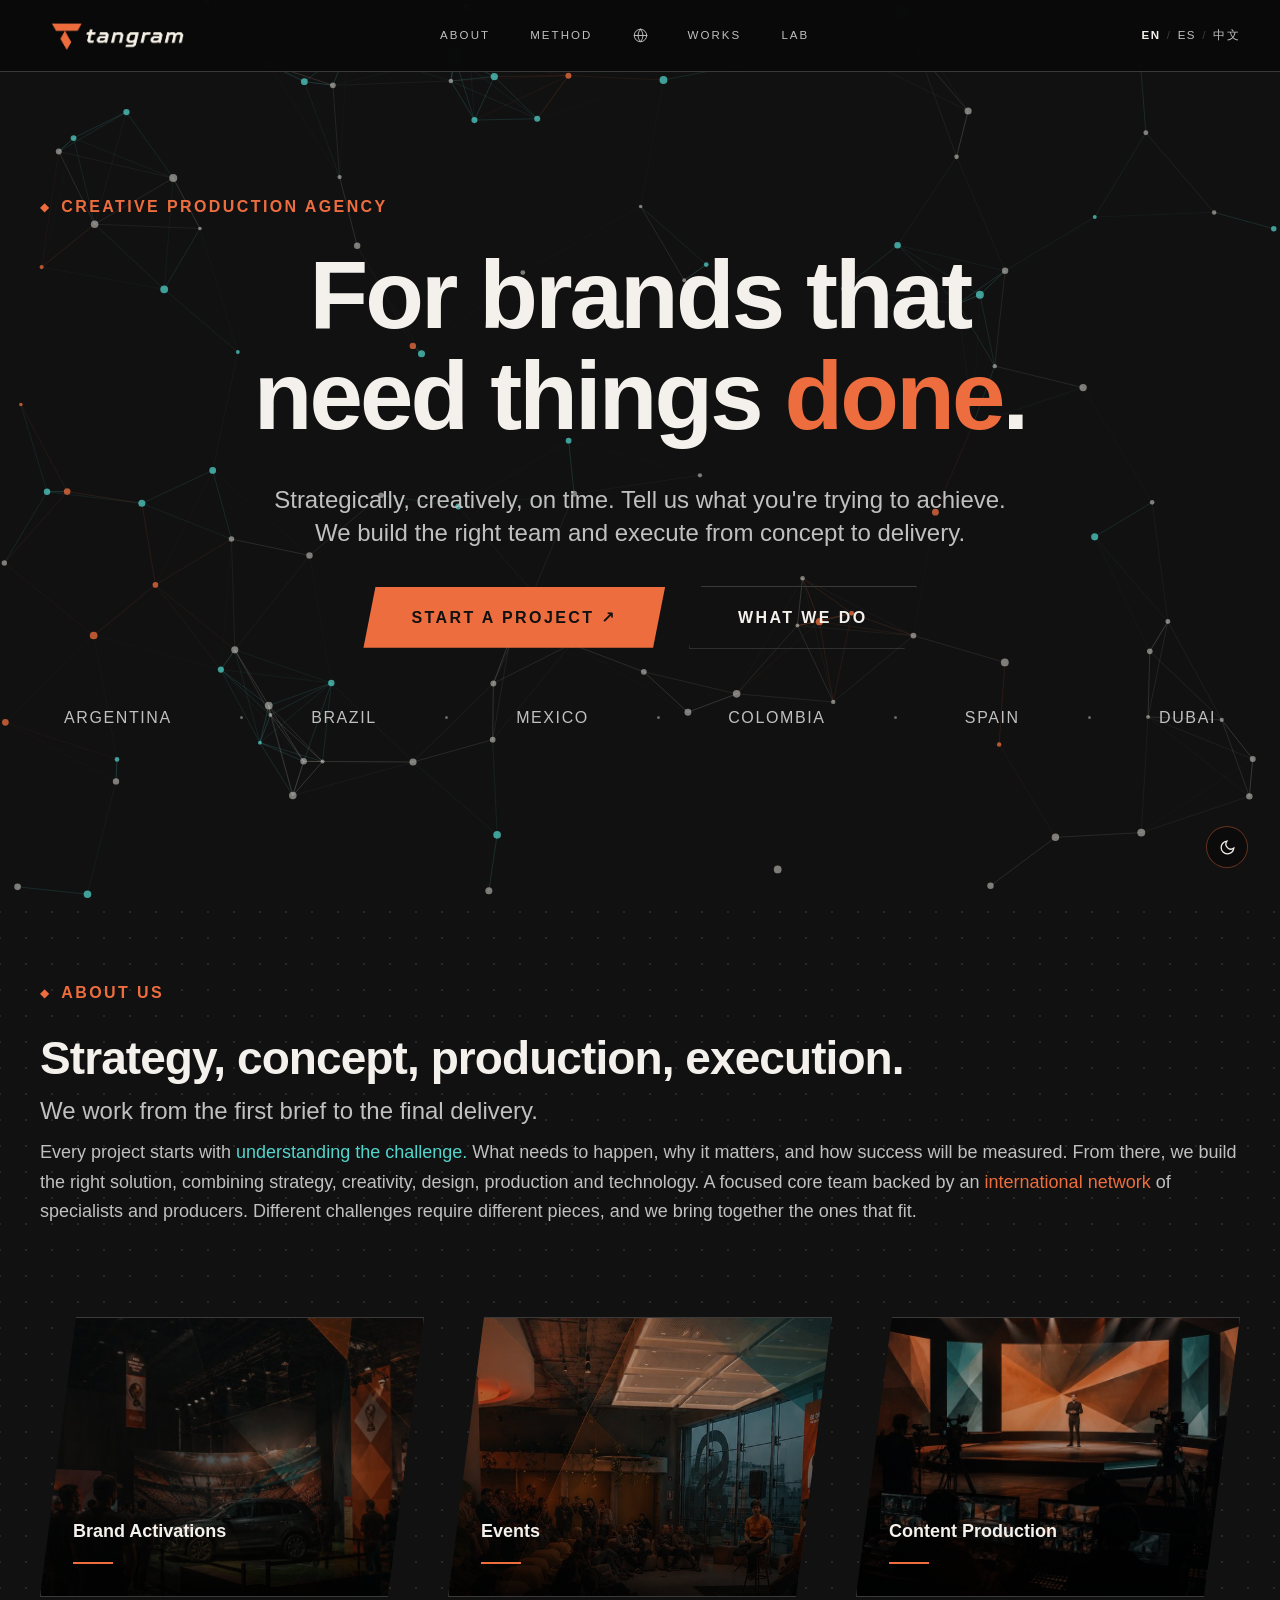
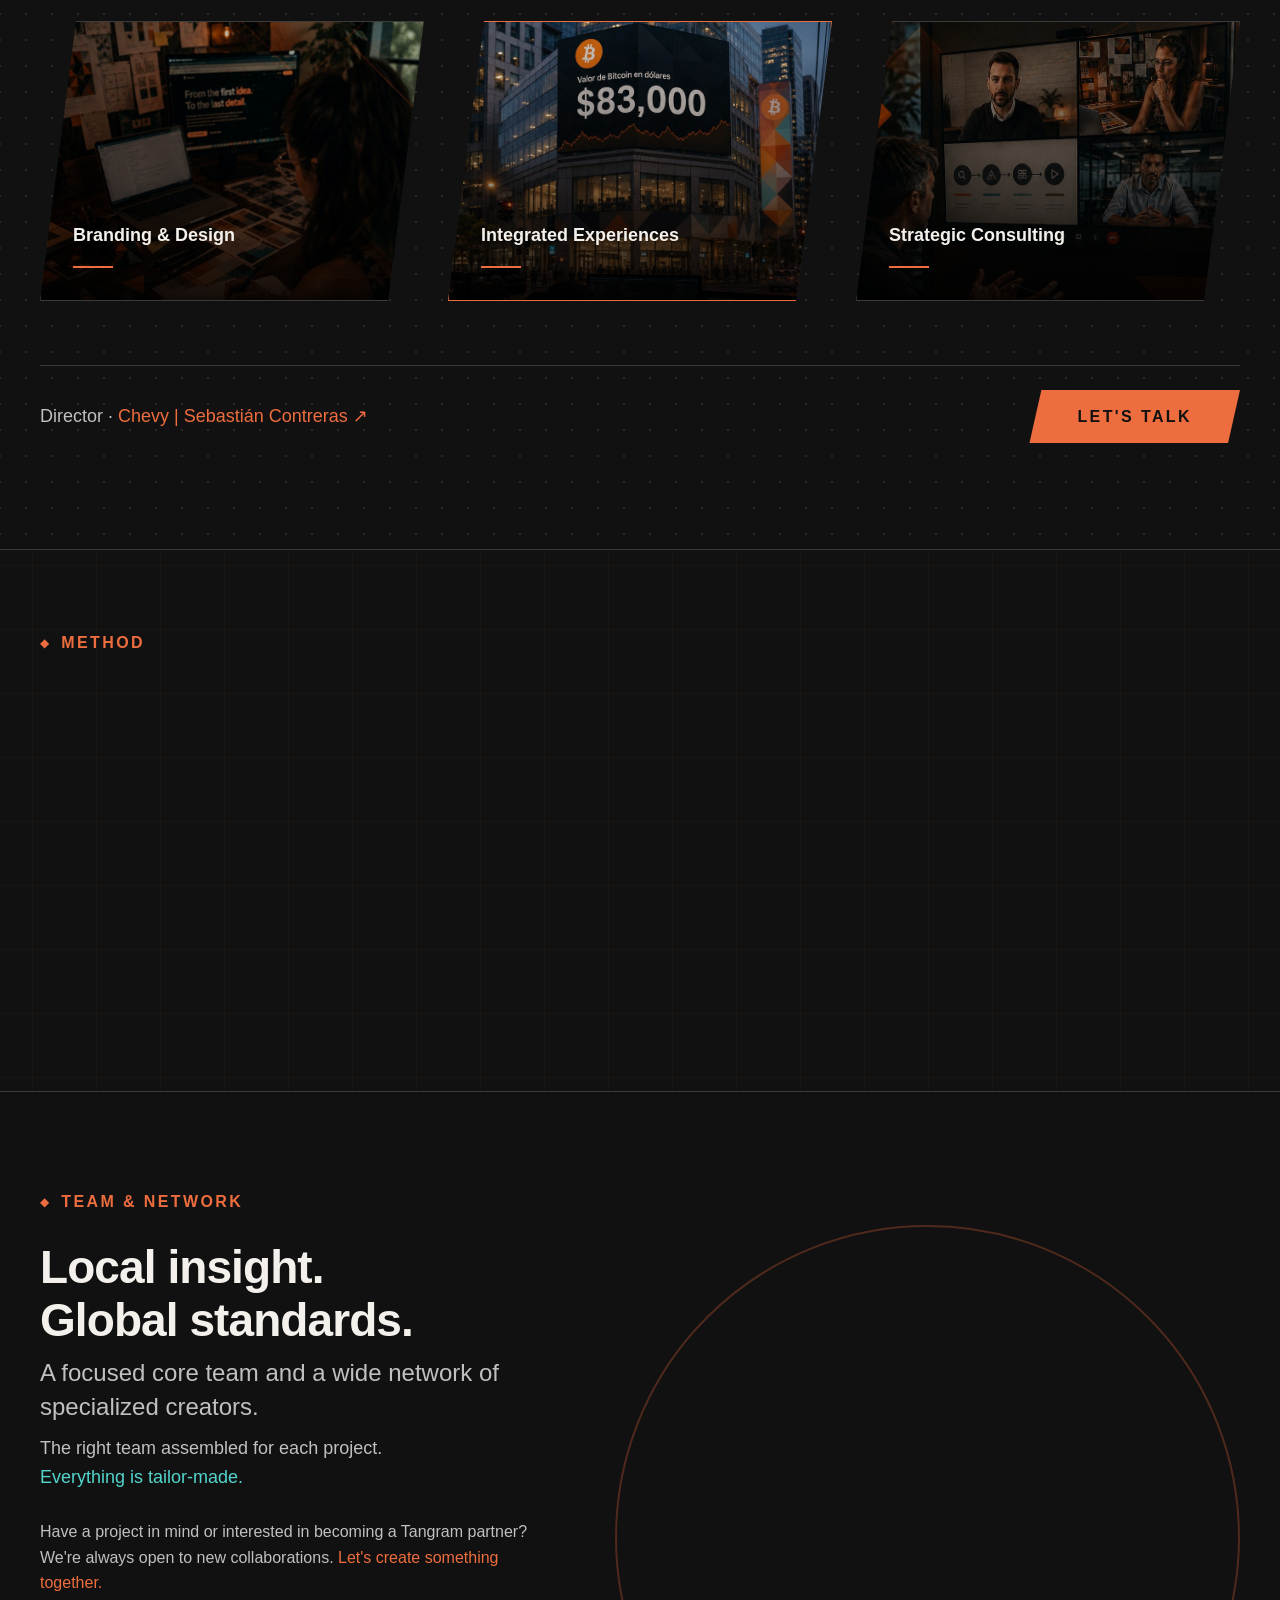
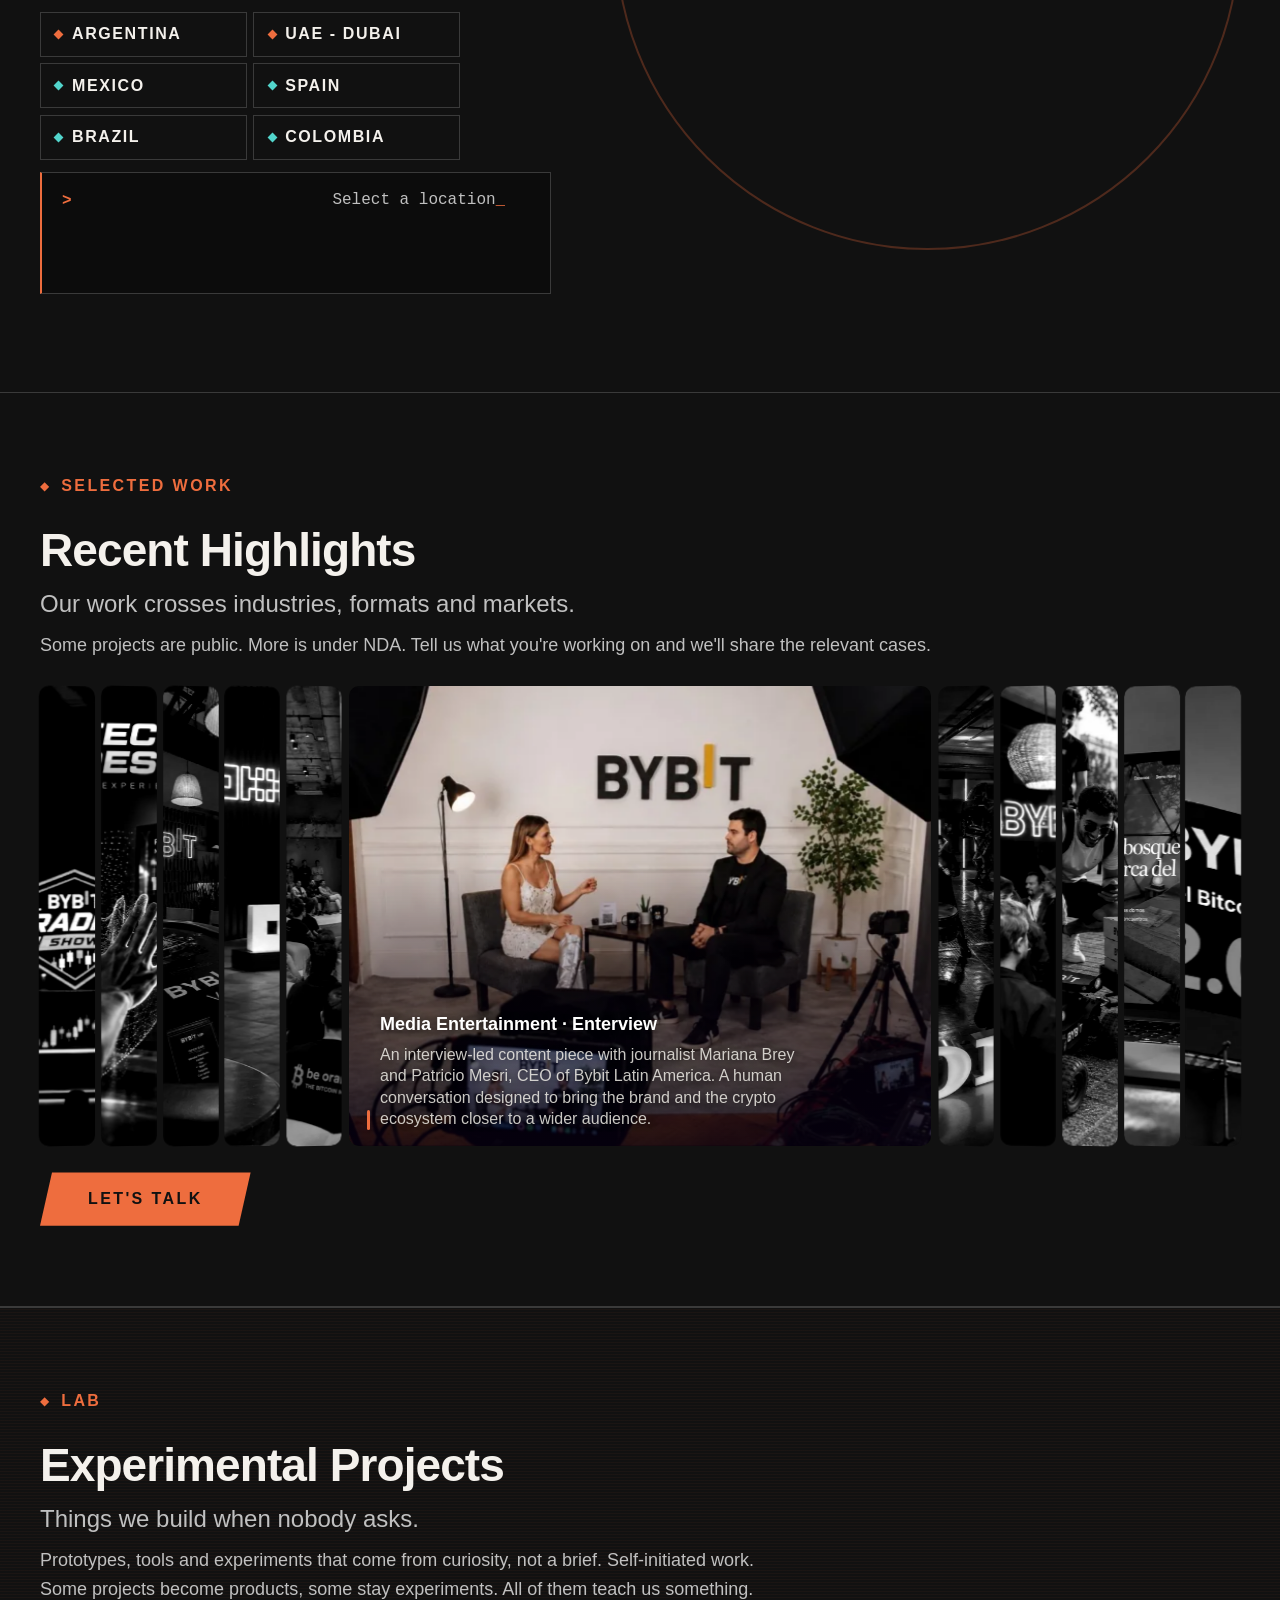
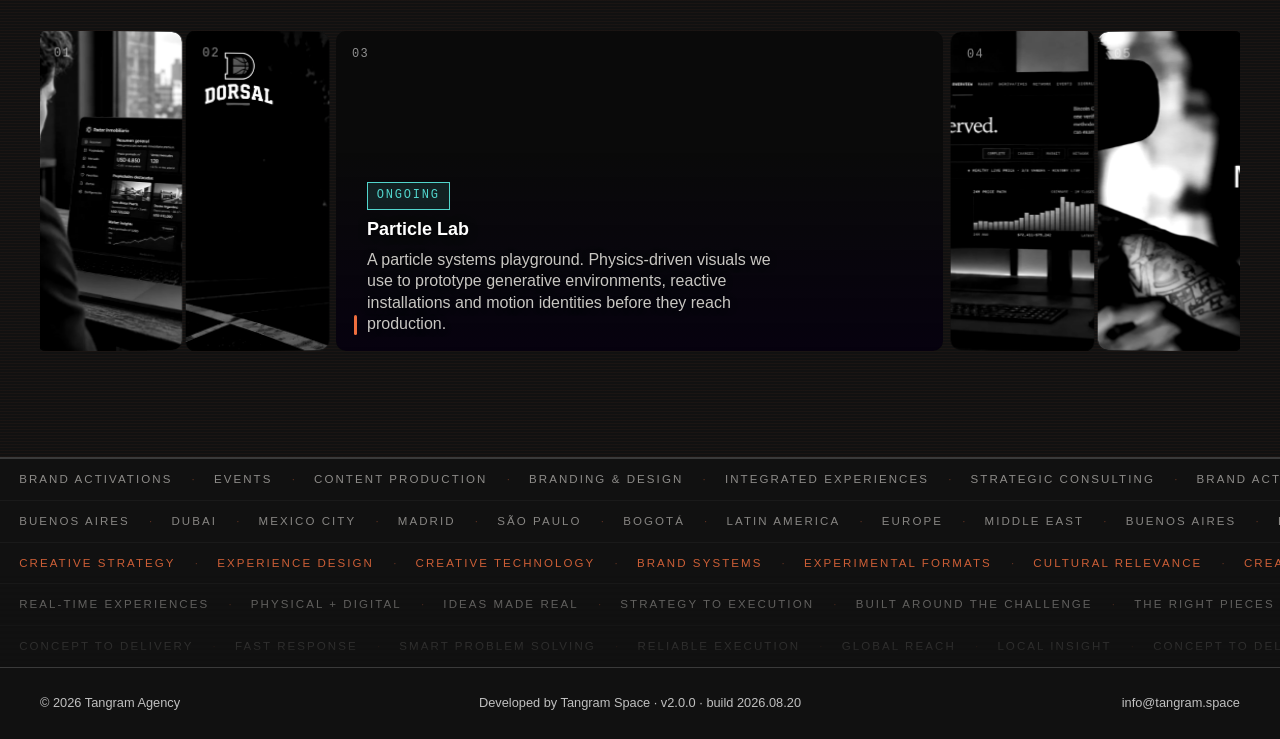
<file: index.html>
<!DOCTYPE html>
<html lang="en">

<head>
    <meta charset="UTF-8">
    <meta name="viewport" content="width=device-width, initial-scale=1.0">
    <meta name="msvalidate.01" content="CB14C11DB377806A4CAC6EA4FDB294F5">
    <title>Tangram | Creative Production Agency in Latin America</title>
    <meta name="description" content="Creative production agency based in Latin America, with operations in Europe and Dubai: brand activations, events and content.">
    <meta property="og:type" content="website">
    <meta property="og:site_name" content="Tangram">
    <meta property="og:locale" content="en_US">
    <meta property="og:url" content="http://staging-tangram-space.s3-website.us-east-2.amazonaws.com/">
    <meta property="og:title" content="Tangram | Creative Production Agency in Latin America">
    <meta property="og:description" content="Creative production agency based in Latin America, with operations in Europe and Dubai: brand activations, events and content.">
    <meta property="og:image" content="http://staging-tangram-space.s3-website.us-east-2.amazonaws.com/assets/images/og-cover.jpg">
    <meta property="og:image:width" content="1200">
    <meta property="og:image:height" content="630">
    <meta name="twitter:card" content="summary_large_image">
    <meta name="twitter:title" content="Tangram | Creative Production Agency in Latin America">
    <meta name="twitter:description" content="Creative production agency based in Latin America, with operations in Europe and Dubai: brand activations, events and content.">
    <meta name="twitter:image" content="http://staging-tangram-space.s3-website.us-east-2.amazonaws.com/assets/images/og-cover.jpg">
    <link rel="preload" href="fonts/TTOctosquares-DemiBold.woff2" as="font" type="font/woff2" crossorigin>
    <link rel="stylesheet" href="css/styles.css">
    <link rel="icon" type="image/svg+xml" href="assets/favicon.svg?v=5">
    <link rel="apple-touch-icon" sizes="180x180" href="assets/apple-touch-icon.png?v=5">
    <link rel="icon" type="image/png" sizes="32x32" href="assets/favicon-32x32.png?v=5">
    <link rel="icon" type="image/png" sizes="16x16" href="assets/favicon-16x16.png?v=5">
    <link rel="icon" href="assets/favicon.ico?v=5" type="image/x-icon">
    <!-- SEO:AUTOGENERATED START (source of truth: seo.config.json + build-seo.js — do not hand-edit) -->
    <link rel="canonical" href="http://staging-tangram-space.s3-website.us-east-2.amazonaws.com/">
    <link rel="alternate" hreflang="en" href="http://staging-tangram-space.s3-website.us-east-2.amazonaws.com/">
    <link rel="alternate" hreflang="es" href="http://staging-tangram-space.s3-website.us-east-2.amazonaws.com/es/index.html">
    <link rel="alternate" hreflang="zh" href="http://staging-tangram-space.s3-website.us-east-2.amazonaws.com/zh/index.html">
    <link rel="alternate" hreflang="x-default" href="http://staging-tangram-space.s3-website.us-east-2.amazonaws.com/">
    <meta name="robots" content="noindex, nofollow">
    <script type="application/ld+json">
{
    "@context": "https://schema.org",
    "@graph": [
        {
            "@type": "Organization",
            "@id": "http://staging-tangram-space.s3-website.us-east-2.amazonaws.com/#organization",
            "name": "Tangram",
            "url": "http://staging-tangram-space.s3-website.us-east-2.amazonaws.com/",
            "logo": "http://staging-tangram-space.s3-website.us-east-2.amazonaws.com/assets/images/logo.png",
            "alternateName": [
                "Tangram Space",
                "Tangram Agency"
            ],
            "description": "Tangram is a creative production agency based in Latin America, with operations in Europe and Dubai: brand activations, events and content production.",
            "areaServed": [
                "Latin America",
                "Europe",
                "Middle East"
            ],
            "knowsAbout": [
                "Brand activations",
                "Events",
                "Content production",
                "Branding and design",
                "Integrated experiences",
                "Strategic consulting"
            ],
            "knowsLanguage": [
                "en",
                "es",
                "zh"
            ],
            "email": "info@tangram.space",
            "contactPoint": [
                {
                    "@type": "ContactPoint",
                    "contactType": "sales",
                    "email": "info@tangram.space",
                    "availableLanguage": [
                        "en",
                        "es",
                        "zh"
                    ]
                },
                {
                    "@type": "ContactPoint",
                    "contactType": "partnerships",
                    "email": "info@tangram.space",
                    "availableLanguage": [
                        "en",
                        "es",
                        "zh"
                    ]
                }
            ],
            "sameAs": [
                "https://www.linkedin.com/company/tangram-marketing-agency"
            ],
            "location": [
                {
                    "@type": "Place",
                    "name": "Argentina",
                    "description": "Large-scale projects. Brand activations, mappings, virtual production, creative direction and full project management.",
                    "address": {
                        "@type": "PostalAddress",
                        "addressCountry": "AR"
                    },
                    "additionalProperty": {
                        "@type": "PropertyValue",
                        "name": "Role",
                        "value": "Headquarters"
                    }
                },
                {
                    "@type": "Place",
                    "name": "UAE - Dubai",
                    "description": "Lights, mapping, shows and events. Partner studio: Cocolife. Creative studio for disruptive art, entertainment and visual design.",
                    "address": {
                        "@type": "PostalAddress",
                        "addressCountry": "AE",
                        "addressLocality": "Dubai"
                    },
                    "additionalProperty": {
                        "@type": "PropertyValue",
                        "name": "Role",
                        "value": "Headquarters"
                    }
                },
                {
                    "@type": "Place",
                    "name": "Mexico",
                    "description": "100% turnkey production. Full local execution from concept to delivery.",
                    "address": {
                        "@type": "PostalAddress",
                        "addressCountry": "MX"
                    },
                    "additionalProperty": {
                        "@type": "PropertyValue",
                        "name": "Role",
                        "value": "Partner"
                    }
                },
                {
                    "@type": "Place",
                    "name": "Spain",
                    "description": "Large-scale experiences and premium merchandise production.",
                    "address": {
                        "@type": "PostalAddress",
                        "addressCountry": "ES"
                    },
                    "additionalProperty": {
                        "@type": "PropertyValue",
                        "name": "Role",
                        "value": "Partner"
                    }
                },
                {
                    "@type": "Place",
                    "name": "Brazil",
                    "description": "Local producers and suppliers for competitive costs and reliable execution.",
                    "address": {
                        "@type": "PostalAddress",
                        "addressCountry": "BR"
                    },
                    "additionalProperty": {
                        "@type": "PropertyValue",
                        "name": "Role",
                        "value": "Local Producer"
                    }
                },
                {
                    "@type": "Place",
                    "name": "Colombia",
                    "description": "Local producers and suppliers for competitive costs and reliable execution.",
                    "address": {
                        "@type": "PostalAddress",
                        "addressCountry": "CO"
                    },
                    "additionalProperty": {
                        "@type": "PropertyValue",
                        "name": "Role",
                        "value": "Local Producer"
                    }
                }
            ]
        },
        {
            "@type": "WebSite",
            "@id": "http://staging-tangram-space.s3-website.us-east-2.amazonaws.com/#website",
            "url": "http://staging-tangram-space.s3-website.us-east-2.amazonaws.com/",
            "name": "Tangram",
            "inLanguage": [
                "en",
                "es",
                "zh"
            ],
            "publisher": {
                "@id": "http://staging-tangram-space.s3-website.us-east-2.amazonaws.com/#organization"
            }
        }
    ]
}
    </script>
<!-- SEO:AUTOGENERATED END -->
</head>

<body>

    <header class="site-header">
        <div class="logo">
            <picture><source srcset="assets/images/logo.webp" type="image/webp"><img src="assets/images/logo.png" alt="Tangram Logo" width="1450" height="482"></picture>
        </div>
        <nav class="nav-main">
            <div class="nav-main-side">
                <a href="#about" class="nav-link">About</a>
                <a href="#methodology" class="nav-link">Method</a>
            </div>
            <a href="#team" class="nav-link nav-globe" title="Network"><svg xmlns="http://www.w3.org/2000/svg" width="15" height="15" viewBox="0 0 24 24" fill="none" stroke="currentColor" stroke-width="1.5" stroke-linecap="round" stroke-linejoin="round" aria-hidden="true"><circle cx="12" cy="12" r="10"/><line x1="2" y1="12" x2="22" y2="12"/><path d="M12 2a15.3 15.3 0 0 1 4 10 15.3 15.3 0 0 1-4 10 15.3 15.3 0 0 1-4-10 15.3 15.3 0 0 1 4-10z"/></svg></a>
            <div class="nav-main-side">
                <a href="#portfolio" class="nav-link">Works</a>
                <a href="#lab" class="nav-link">Lab</a>
            </div>
        </nav>
        <div class="nav-right">
            <button class="hamburger-btn" id="hamburger-btn" aria-label="Toggle menu" aria-expanded="false">
                <span class="bar"></span>
                <span class="bar"></span>
                <span class="bar"></span>
            </button>
            <div class="nav-lang-group">
                <span class="nav-lang-active">EN</span>
                <span class="nav-lang-sep">/</span>
                <a href="/es/index.html" class="nav-lang-item">ES</a>
                <span class="nav-lang-sep">/</span>
                <a href="/zh/index.html" class="nav-lang-item">中文</a>
            </div>
        </div>
    </header>

    <main>
        <!-- Hero -->
        <section class="hero" id="hero">
            <canvas id="hero-canvas" aria-hidden="true"></canvas>
            <div class="container">
                <div class="hero-content">
                    <p class="section-kicker hero-reveal"><span class="eyebrow-diamond">◆</span> Creative Production Agency</p>
                    <div class="hero-content-inner">
                        <h1 class="hero-title hero-reveal">
                            <span class="hero-title-line1">For brands that</span><br>need things <span class="accent-orange">done</span>.
                        </h1>
                        <p class="section-lead hero-subtitle hero-reveal">Strategically, creatively, on time. Tell us what you're trying to achieve.<br>We build the right team and execute from concept to delivery.</p>
                        <div class="hero-ctas hero-reveal">
                            <a href="#contact" class="btn-primary" id="open-contact-modal-hero">Start a Project ↗</a>
                            <a href="#about" class="btn-hero-secondary">What we do</a>
                        </div>
                        <a href="#team" class="credit-line hero-locations hero-reveal">
                            <span>Argentina</span>
                            <span class="loc-sep"></span>
                            <span>Brazil</span>
                            <span class="loc-sep"></span>
                            <span>Mexico</span>
                            <span class="loc-sep"></span>
                            <span>Colombia</span>
                            <span class="loc-sep"></span>
                            <span>Spain</span>
                            <span class="loc-sep"></span>
                            <span>Dubai</span>
                        </a>
                    </div>
                </div>
            </div>
            <a href="#about" class="hero-scroll-hint" aria-label="Scroll down"><span class="scroll-chevron"></span></a>
        </section>

        <!-- About -->
        <section class="about section-padding" id="about">
            <div class="container about-grid">
                <div class="about-text">
                    <p class="section-kicker"><span class="eyebrow-diamond">◆</span> About Us</p>
                    <h2 class="section-title">Strategy, concept, production, execution.</h2>
                    <p class="section-lead">We work from the first brief to the final delivery.</p>
                    <p class="body">
                        Every project starts with <span class="text-teal">understanding the challenge.</span> What needs to happen, why it matters, and how success will be measured. From there, we build the right solution, combining strategy, creativity, design, production and technology. A focused core team backed by an <span class="text-orange">international network</span> of specialists and producers. Different challenges require different pieces, and we bring together the ones that fit.
                    </p>
                </div>
                <div class="services-grid" id="services">
                    <div class="service-card card-activations-lab">
                        <h3>Brand Activations</h3>
                        <p>We turn brand objectives into experiences people can interact with. Built around a clear purpose: connecting creativity, physical and digital touchpoints, and measurable impact.</p>
                    </div>
                    <div class="service-card card-events">
                        <h3>Events</h3>
                        <p>We create events as complete brand experiences. From concept and guest journey to production and execution, every element is designed around the objective. From intimate gatherings to large scale productions for 50 to 5,000 people.</p>
                    </div>
                    <div class="service-card card-audiovisual">
                        <h3>Content Production</h3>
                        <p>We develop and produce content built around brands, products and audiences. From creative concepts and formats to filming, motion and post production. Original or adapted, always designed for where it needs to live.</p>
                    </div>
                    <div class="service-card card-branding-design">
                        <h3>Branding & Design</h3>
                        <p>We create visual identities and design systems that work across digital and physical environments. From 2D, 3D and motion to merchandise, signage and spaces. One coherent visual language across every touchpoint.</p>
                    </div>
                    <div class="service-card card-experiences">
                        <h3 class="text-accent">Integrated Experiences</h3>
                        <p>We connect strategy, creativity, design, technology and production to build experiences across physical and digital environments. Different disciplines working together as one connected idea.</p>
                    </div>
                    <div class="service-card card-consulting">
                        <h3>Strategic Consulting</h3>
                        <p>We help turn complex challenges into clear, actionable projects. From defining objectives and opportunities to project architecture, KPIs, budgets, timelines and the right team to make it happen.</p>
                    </div>
                </div>
                <div class="body about-director">
                    <span>Director · <button type="button" class="director-link" id="open-dir-modal">Chevy | Sebastián Contreras ↗</button></span>
                    <button type="button" class="btn-primary" id="open-contact-modal-about">Let's talk</button>
                </div>
            </div>
        </section>

        <!-- How We Work -->
        <section class="methodology section-padding" id="methodology">
            <div class="container">
                <p class="section-kicker"><span class="eyebrow-diamond">◆</span> Method</p>
                <div class="method-content">
                    <h2 class="section-title method-reveal">What makes us different</h2>
                    <p class="section-lead method-reveal">Every project starts from the challenge, not from a catalogue of services.</p>
                    <p class="body method-reveal">Depending on what it takes, we bring in the right capabilities, people, partners and technologies.<br>Different challenges require different pieces. Each project defines its own shape.</p>
                </div>
                <div class="method-stages method-reveal" aria-hidden="true">
                    <span class="m-stage" data-stage="understand">Understand</span>
                    <span class="m-stage-sep"><svg viewBox="0 0 28 12" preserveAspectRatio="none"><path class="sep-line" d="M1 6 H21"/><path class="sep-head" d="M19 1.5 L26.5 6 L19 10.5 Z"/></svg></span>
                    <span class="m-stage" data-stage="create">Create</span>
                    <span class="m-stage-sep"><svg viewBox="0 0 28 12" preserveAspectRatio="none"><path class="sep-line" d="M1 6 H21"/><path class="sep-head" d="M19 1.5 L26.5 6 L19 10.5 Z"/></svg></span>
                    <span class="m-stage" data-stage="build">Build</span>
                    <span class="m-stage-sep"><svg viewBox="0 0 28 12" preserveAspectRatio="none"><path class="sep-line" d="M1 6 H21"/><path class="sep-head" d="M19 1.5 L26.5 6 L19 10.5 Z"/></svg></span>
                    <span class="m-stage" data-stage="deliver">Deliver</span>
                </div>
                <div class="method-content">
                    <ul class="method-values method-reveal">
                        <li><span class="mv-text" data-text="Fast response."></span><span class="mv-caret">_</span></li>
                        <li><span class="mv-text" data-text="Smart problem solving."></span><span class="mv-caret">_</span></li>
                        <li><span class="mv-text" data-text="Reliable execution."></span><span class="mv-caret">_</span></li>
                    </ul>
                </div>
            </div>
        </section>

        <!-- Team & Global -->
        <section class="team section-padding" id="team">
            <div class="container">
                <div class="team-split">
                    <!-- LEFT: label + tagline + description + city cards -->
                    <div class="team-left">
                        <p class="section-kicker"><span class="eyebrow-diamond">◆</span> Team & Network</p>
                        <h2 class="section-title">Local insight.<br>Global standards.</h2>
                        <p class="section-lead">A focused core team and a wide network of specialized creators.</p>
                        <p class="body">The right team assembled for each project.<br><span class="text-teal">Everything is tailor-made.</span></p>
                        <p class="dir-modal-sub">Have a project in mind or interested in becoming a Tangram partner? We're always open to new collaborations. <a href="#contact" class="text-orange" data-open-contact>Let's create something together.</a></p>
                        <div class="city-cards">
                            <button type="button" class="city-card" data-city="baires" data-type="hq" data-role="Headquarters" data-text="Large-scale projects. Brand activations, mappings, virtual production, creative direction and full project management.">
                                <span class="city-dot"></span><span class="city-card-name team-location-label">Argentina</span>
                            </button>
                            <button type="button" class="city-card" data-city="dubai" data-type="hq" data-role="Headquarters" data-text="Lights, mapping, shows and events. Partner studio: Cocolife. Creative studio for disruptive art, entertainment and visual design." data-link-word="Cocolife" data-link-href="https://cocolife.fun/">
                                <span class="city-dot"></span><span class="city-card-name team-location-label">UAE - Dubai</span>
                            </button>
                            <button type="button" class="city-card" data-city="mexico" data-type="partner" data-role="Partner" data-text="100% turnkey production. Full local execution from concept to delivery.">
                                <span class="city-dot"></span><span class="city-card-name team-location-label">Mexico</span>
                            </button>
                            <button type="button" class="city-card" data-city="iberia" data-type="partner" data-role="Partner" data-text="Large-scale experiences and premium merchandise production.">
                                <span class="city-dot"></span><span class="city-card-name team-location-label">Spain</span>
                            </button>
                            <button type="button" class="city-card" data-city="brasil" data-type="local" data-role="Local Producer" data-text="Local producers and suppliers for competitive costs and reliable execution.">
                                <span class="city-dot"></span><span class="city-card-name team-location-label">Brazil</span>
                            </button>
                            <button type="button" class="city-card" data-city="colombia" data-type="local" data-role="Local Producer" data-text="Local producers and suppliers for competitive costs and reliable execution.">
                                <span class="city-dot"></span><span class="city-card-name team-location-label">Colombia</span>
                            </button>
                        </div>
                        <div class="map-readout" id="map-readout" data-idle="Select a location">
                            <span class="readout-prompt">&gt;</span>
                            <span class="readout-body"><span class="readout-head team-location-label"></span><span class="readout-text"></span><span class="readout-caret">_</span></span>
                        </div>
                    </div>
                    <!-- RIGHT: globe -->
                    <div class="team-map-container">
                        <div class="globe-ascii"></div>
                    </div>
                </div>
            </div>
        </section>

        <!-- Portfolio -->
        <section class="portfolio section-padding" id="portfolio">
            <div class="container">
                <p class="section-kicker"><span class="eyebrow-diamond">◆</span> Selected Work</p>
                <div class="content">
                    <h2 class="section-title">Recent Highlights</h2>
                    <p class="section-lead">Our work crosses industries, formats and markets.</p>
                    <p class="body">Some projects are public. More is under NDA. Tell us what you're working on and we'll share the relevant cases.</p>
                    <div class="ag-gallery" role="region" aria-label="Selected work gallery">
                        <a class="ag-panel" tabindex="0" aria-label="Bybit Trading Show · Buenos Aires" href="/tradingshow/en/">
                            <span class="ag-frame"><span class="ag-media"><picture><source srcset="/assets/images/cases/bybit-trading-show.webp" type="image/webp"><img src="/assets/images/cases/bybit-trading-show.jpg" alt="Bybit Trading Show stage, a Bybit event in Buenos Aires: LED screens showing the four teams and the event shield" width="1400" height="788" loading="lazy" decoding="async"></picture></span><span class="ag-overlay" aria-hidden="true"></span></span>
                            <span class="lab-panel-info" aria-hidden="true"><span class="ag-bar"></span><span class="lab-panel-body"><span class="lab-panel-name">Bybit Trading Show · Buenos Aires</span><span class="lab-panel-desc">A live trading championship for the crypto community: NFC wristbands, simulated trading on LED screens and an 8-finalist stage final. See the photo gallery &#8599;</span></span></span>
                        </a>
                        <div class="ag-panel" role="button" tabindex="0" aria-label="Perfect Trades">
                            <span class="ag-frame"><span class="ag-media"><picture><source srcset="/assets/images/cases/perfect-trades.webp" type="image/webp"><img src="/assets/images/cases/perfect-trades.jpg" alt="Perfect Trades motion-controlled trading game: a player&rsquo;s hand interacting with a Long/Short trading screen" width="1200" height="1200" loading="lazy" decoding="async"></picture></span><span class="ag-overlay" aria-hidden="true"></span></span>
                            <span class="lab-panel-info" aria-hidden="true"><span class="ag-bar"></span><span class="lab-panel-body"><span class="lab-panel-name">Perfect Trades</span><span class="lab-panel-desc">An interactive, motion-controlled trading game where players predict market movements, earn points, and discover the real historical events behind each trade.</span></span></span>
                        </div>
                        <div class="ag-panel" role="button" tabindex="0" aria-label="Themed VIP Event · Mexico">
                            <span class="ag-frame"><span class="ag-media"><picture><source srcset="/assets/images/cases/bybit-poker.webp" type="image/webp"><img src="/assets/images/cases/bybit-poker.jpg" alt="Bybit VIP poker night in Mexico: themed brand activation and event for the Bybit community" width="600" height="800" loading="lazy" decoding="async"></picture></span><span class="ag-overlay" aria-hidden="true"></span></span>
                            <span class="lab-panel-info" aria-hidden="true"><span class="ag-bar"></span><span class="lab-panel-body"><span class="lab-panel-name">Themed VIP Event · Mexico</span><span class="lab-panel-desc">An exclusive poker night designed for Bybit&rsquo;s VIP community in Mexico. Custom branding, hospitality and entertainment brought together in a premium experience.</span></span></span>
                        </div>
                        <div class="ag-panel" role="button" tabindex="0" aria-label="Corporate Event Branding">
                            <span class="ag-frame"><span class="ag-media"><picture><source srcset="/assets/images/cases/okx-branding-event.webp" type="image/webp"><img src="/assets/images/cases/okx-branding-event.jpg" alt="OKX branded event setup: step-and-repeat wall, illuminated OKX letters, branded menu, coasters and napkins on a terrace at dusk" width="1400" height="779" loading="lazy" decoding="async"></picture></span><span class="ag-overlay" aria-hidden="true"></span></span>
                            <span class="lab-panel-info" aria-hidden="true"><span class="ag-bar"></span><span class="lab-panel-body"><span class="lab-panel-name">Corporate Event Branding</span><span class="lab-panel-desc">A tailored branding proposal designed to make the OKX identity stand out at the event, balancing visual impact, material quality and the client&rsquo;s budget.</span></span></span>
                        </div>
                        <div class="ag-panel" role="button" tabindex="0" aria-label="Bitcoin Conference · Be Orange Uruguay">
                            <span class="ag-frame"><span class="ag-media"><picture><source srcset="/assets/images/cases/be-orange.webp" type="image/webp"><img src="/assets/images/cases/be-orange.jpg" alt="Be Orange Bitcoin and Web3 conference production" width="546" height="800" loading="lazy" decoding="async"></picture></span><span class="ag-overlay" aria-hidden="true"></span></span>
                            <span class="lab-panel-info" aria-hidden="true"><span class="ag-bar"></span><span class="lab-panel-body"><span class="lab-panel-name">Bitcoin Conference · Be Orange Uruguay</span><span class="lab-panel-desc">A platform connecting leaders, brands and communities across the Bitcoin and Web3 ecosystem. Strategy, experiences and communication designed to help build a stronger regional community.</span></span></span>
                        </div>
                        <a class="ag-panel" tabindex="0" aria-label="Media Entertainment · Enterview" href="https://www.instagram.com/reels/DTsj3qkkcLk/" target="_blank" rel="noopener">
                            <span class="ag-frame"><span class="ag-media"><picture><source srcset="/assets/images/cases/bybit-enterview.webp" type="image/webp"><img src="/assets/images/cases/bybit-enterview.jpg" alt="Interview content with journalist Mariana Brey and Patricio Mesri, CEO of Bybit Latin America" width="600" height="800" loading="lazy" decoding="async"></picture></span><span class="ag-overlay" aria-hidden="true"></span></span>
                            <span class="lab-panel-info" aria-hidden="true"><span class="ag-bar"></span><span class="lab-panel-body"><span class="lab-panel-name">Media Entertainment · Enterview</span><span class="lab-panel-desc">An interview-led content piece with journalist Mariana Brey and Patricio Mesri, CEO of Bybit Latin America. A human conversation designed to bring the brand and the crypto ecosystem closer to a wider audience.</span></span></span>
                        </a>
                        <div class="ag-panel" role="button" tabindex="0" aria-label="Synchronized LED Light Show">
                            <span class="ag-frame"><span class="ag-media"><picture><source srcset="/assets/images/cases/volvo.webp" type="image/webp"><img src="/assets/images/cases/volvo.jpg" alt="Volvo expo light show and brand experience" width="600" height="800" loading="lazy" decoding="async"></picture></span><span class="ag-overlay" aria-hidden="true"></span></span>
                            <span class="lab-panel-info" aria-hidden="true"><span class="ag-bar"></span><span class="lab-panel-body"><span class="lab-panel-name">Synchronized LED Light Show</span><span class="lab-panel-desc">An immersive light-driven experience created to amplify Volvo&rsquo;s presence through space, technology and visual storytelling. A premium brand moment designed around atmosphere and impact.</span></span></span>
                        </div>
                        <div class="ag-panel" role="button" tabindex="0" aria-label="Card & Pay Launch · Brazil & Mexico">
                            <span class="ag-frame"><span class="ag-media"><picture><source srcset="/assets/images/cases/bybit-card.webp" type="image/webp"><img src="/assets/images/cases/bybit-card.jpg" alt="Bybit Card launch event in Mexico: attendees signing the BYBIT CARD brand wall next to the neon Bybit sign" width="1400" height="933" loading="lazy" decoding="async"></picture></span><span class="ag-overlay" aria-hidden="true"></span></span>
                            <span class="lab-panel-info" aria-hidden="true"><span class="ag-bar"></span><span class="lab-panel-body"><span class="lab-panel-name">Card & Pay Launch · Brazil & Mexico</span><span class="lab-panel-desc">Launch experiences created for Bybit Card and Pay across Mexico and Brazil. From spatial design to production, we turned product launches into premium branded experiences.</span></span></span>
                        </div>
                        <div class="ag-panel" role="button" tabindex="0" aria-label="Street Brand Activation">
                            <span class="ag-frame"><span class="ag-media"><picture><source srcset="/assets/images/cases/bybit-pizza-car.webp" type="image/webp"><img src="/assets/images/cases/bybit-pizza-car.jpg" alt="Bybit Bitcoin Pizza Day street activation with a branded car" width="1086" height="1448" loading="lazy" decoding="async"></picture></span><span class="ag-overlay" aria-hidden="true"></span></span>
                            <span class="lab-panel-info" aria-hidden="true"><span class="ag-bar"></span><span class="lab-panel-body"><span class="lab-panel-name">Street Brand Activation</span><span class="lab-panel-desc">A street-driven content campaign celebrating one of Bitcoin&rsquo;s most iconic milestones. Creative production, storytelling and emerging tools brought together for a culturally relevant brand moment.</span></span></span>
                        </div>
                        <div class="ag-panel" role="button" tabindex="0" aria-label="La Templanza · Eco Glamping Website">
                            <span class="ag-frame"><span class="ag-media"><picture><source srcset="/assets/images/cases/la-templanza.webp" type="image/webp"><img src="/assets/images/cases/la-templanza.jpg" alt="La Templanza eco glamping website shown on a laptop: hero with a geodesic dome interior and an ocean view" width="1200" height="900" loading="lazy" decoding="async"></picture></span><span class="ag-overlay" aria-hidden="true"></span></span>
                            <span class="lab-panel-info" aria-hidden="true"><span class="ag-bar"></span><span class="lab-panel-body"><span class="lab-panel-name">La Templanza · Eco Glamping Website</span><span class="lab-panel-desc">A website designed for an eco-glamping retreat in Rocha, Uruguay. Featuring accommodation details, photo galleries, and an intuitive interface to explore the property and plan a stay.</span></span></span>
                        </div>
                        <div class="ag-panel" role="button" tabindex="0" aria-label="Real-Time Technology Development">
                            <span class="ag-frame"><span class="ag-media"><picture><source srcset="/assets/images/cases/bybit-billboard.webp" type="image/webp"><img src="/assets/images/cases/bybit-billboard.jpg" alt="Bybit billboard at sunset showing the live Bitcoin price: OOH campaign in Buenos Aires" width="1672" height="941" loading="lazy" decoding="async"></picture></span><span class="ag-overlay" aria-hidden="true"></span></span>
                            <span class="lab-panel-info" aria-hidden="true"><span class="ag-bar"></span><span class="lab-panel-body"><span class="lab-panel-name">Real-Time Technology Development</span><span class="lab-panel-desc">A real-time OOH experience bringing Bitcoin&rsquo;s live price into the streets of Buenos Aires. Turning financial data into a visible, urban-scale brand experience.</span></span></span>
                        </div>
                    </div>
                    <button class="btn-primary" id="open-contact-modal">Let's talk</button>
                </div>
            </div>
        </section>

        <!-- Lab -->
        <section class="lab section-padding" id="lab">
            <div class="container">
                <div>
                    <p class="section-kicker"><span class="eyebrow-diamond">◆</span> Lab</p>
                    <h2 class="section-title">Experimental Projects</h2>
                    <p class="section-lead">Things we build when nobody asks.</p>
                    <p class="body">Prototypes, tools and experiments that come from curiosity, not a brief. Self-initiated work.<br>Some projects become products, some stay experiments. All of them teach us something.</p>
                </div>
                <div class="ag-gallery lab-gallery" role="region" aria-label="Lab experiments">
                    <article class="ag-panel lab-panel" tabindex="0" aria-label="Real Estate Radar">
                        <span class="ag-frame"><span class="ag-media"><picture><source srcset="assets/images/lab/radar-inmobiliario-lab.webp" type="image/webp"><img src="assets/images/lab/radar-inmobiliario-lab.jpeg" alt="Real Estate Radar" width="1168" height="784" loading="lazy" decoding="async"></picture></span><span class="ag-overlay" aria-hidden="true"></span></span>
                        <span class="lab-panel-idx" aria-hidden="true">01</span>
                        <span class="lab-panel-info" aria-hidden="true">
                            <span class="ag-bar"></span>
                            <span class="lab-panel-body">
                                <span class="lab-status" data-status="ONGOING">Ongoing</span>
                                <span class="lab-panel-name">Real Estate Radar</span>
                                <span class="lab-panel-desc">A real-estate intelligence tool that detects listings, compares local signals and prioritizes high-potential opportunities before the market catches up.</span>
                            </span>
                        </span>
                    </article>
                    <article class="ag-panel lab-panel" tabindex="0" aria-label="Dorsal · Basketball App">
                        <span class="ag-frame"><span class="ag-media"><picture><source srcset="assets/images/lab/dorsal-app.webp" type="image/webp"><img src="assets/images/lab/dorsal-app.jpg" alt="Dorsal · Basketball App" width="1600" height="640" loading="lazy" decoding="async"></picture></span><span class="ag-overlay" aria-hidden="true"></span></span>
                        <span class="lab-panel-idx" aria-hidden="true">02</span>
                        <span class="lab-panel-info" aria-hidden="true">
                            <span class="ag-bar"></span>
                            <span class="lab-panel-body">
                                <span class="lab-status" data-status="IN_DEVELOPMENT">In development</span>
                                <span class="lab-panel-name">Dorsal · Basketball App</span>
                                <span class="lab-panel-desc">A digital experience designed to bring young basketball players closer to their game. Combining performance statistics, personal milestones, and season tracking into one platform that turns data into a player&rsquo;s story.</span>
                            </span>
                        </span>
                    </article>
                    <article class="ag-panel lab-panel" tabindex="0" aria-label="Particle Lab">
                        <span class="ag-frame"><span class="ag-media"><picture><source srcset="assets/images/lab/particle-lab.webp" type="image/webp"><img src="assets/images/lab/particle-lab.jpg" alt="Particle Lab" width="1774" height="887" loading="lazy" decoding="async"></picture></span><span class="ag-overlay" aria-hidden="true"></span></span>
                        <span class="lab-panel-idx" aria-hidden="true">03</span>
                        <span class="lab-panel-info" aria-hidden="true">
                            <span class="ag-bar"></span>
                            <span class="lab-panel-body">
                                <span class="lab-status" data-status="ONGOING">Ongoing</span>
                                <span class="lab-panel-name">Particle Lab</span>
                                <span class="lab-panel-desc">A particle systems playground. Physics-driven visuals we use to prototype generative environments, reactive installations and motion identities before they reach production.</span>
                            </span>
                        </span>
                    </article>
                    <article class="ag-panel lab-panel" tabindex="0" aria-label="Bitcoin Observatory">
                        <span class="ag-frame"><span class="ag-media"><picture><source srcset="/assets/images/lab/bitcoin-observatory.webp" type="image/webp"><img src="/assets/images/lab/bitcoin-observatory.jpg" alt="Bitcoin Observatory" width="1774" height="887" loading="lazy" decoding="async"></picture></span><span class="ag-overlay" aria-hidden="true"></span></span>
                        <span class="lab-panel-idx" aria-hidden="true">04</span>
                        <span class="lab-panel-info" aria-hidden="true">
                            <span class="ag-bar"></span>
                            <span class="lab-panel-body">
                                <span class="lab-status" data-status="ONGOING">Ongoing</span>
                                <span class="lab-panel-name">Bitcoin Observatory</span>
                                <span class="lab-panel-desc">A real-time, open data tool for reading Bitcoin&rsquo;s market, network and on-chain signals.</span>
                            </span>
                        </span>
                    </article>
                    <a class="ag-panel lab-panel" tabindex="0" aria-label="Martin Coggi VR Experience" href="https://youtu.be/PFShiJk9crU" target="_blank" rel="noopener">
                        <span class="ag-frame"><span class="ag-media"><picture><source srcset="assets/images/lab/martin-coggi-vr.webp" type="image/webp"><img src="assets/images/lab/martin-coggi-vr.jpg" alt="Martin Coggi VR Experience" width="1774" height="887" loading="lazy" decoding="async"></picture></span><span class="ag-overlay" aria-hidden="true"></span></span>
                        <span class="lab-panel-idx" aria-hidden="true">05</span>
                        <span class="lab-panel-info" aria-hidden="true">
                            <span class="ag-bar"></span>
                            <span class="lab-panel-body">
                                <span class="lab-status" data-status="COMPLETED">Completed</span>
                                <span class="lab-panel-name">Martin Coggi VR Experience</span>
                                <span class="lab-panel-desc">A VR experience we designed and built around Martin Coggi, from concept to a finished, deliverable piece. Watch it on YouTube &#8599;</span>
                            </span>
                        </span>
                    </a>
                </div>
            </div>
        </section>


    </main>

    <!-- Scrolling text strip — EN -->
    <div class="marquee-section" aria-hidden="true">
        <div class="marquee-row">
            <div class="marquee-track scroll-left" style="animation-duration:80s">
                <span class="mq-item">Brand Activations</span><span class="mq-sep">·</span>
                <span class="mq-item">Events</span><span class="mq-sep">·</span>
                <span class="mq-item">Content Production</span><span class="mq-sep">·</span>
                <span class="mq-item">Branding &amp; Design</span><span class="mq-sep">·</span>
                <span class="mq-item">Integrated Experiences</span><span class="mq-sep">·</span>
                <span class="mq-item">Strategic Consulting</span><span class="mq-sep">·</span>
            </div>
        </div>
        <div class="marquee-row">
            <div class="marquee-track scroll-right" style="animation-duration:65s">
                <span class="mq-item">Buenos Aires</span><span class="mq-sep">·</span>
                <span class="mq-item">Dubai</span><span class="mq-sep">·</span>
                <span class="mq-item">Mexico City</span><span class="mq-sep">·</span>
                <span class="mq-item">Madrid</span><span class="mq-sep">·</span>
                <span class="mq-item">São Paulo</span><span class="mq-sep">·</span>
                <span class="mq-item">Bogotá</span><span class="mq-sep">·</span>
                <span class="mq-item">Latin America</span><span class="mq-sep">·</span>
                <span class="mq-item">Europe</span><span class="mq-sep">·</span>
                <span class="mq-item">Middle East</span><span class="mq-sep">·</span>
            </div>
        </div>
        <div class="marquee-row">
            <div class="marquee-track scroll-left" style="animation-duration:55s">
                <span class="mq-item">Creative Strategy</span><span class="mq-sep">·</span>
                <span class="mq-item">Experience Design</span><span class="mq-sep">·</span>
                <span class="mq-item">Creative Technology</span><span class="mq-sep">·</span>
                <span class="mq-item">Brand Systems</span><span class="mq-sep">·</span>
                <span class="mq-item">Experimental Formats</span><span class="mq-sep">·</span>
                <span class="mq-item">Cultural Relevance</span><span class="mq-sep">·</span>
            </div>
        </div>
        <div class="marquee-row">
            <div class="marquee-track scroll-right" style="animation-duration:72s">
                <span class="mq-item">Real-Time Experiences</span><span class="mq-sep">·</span>
                <span class="mq-item">Physical + Digital</span><span class="mq-sep">·</span>
                <span class="mq-item">Ideas Made Real</span><span class="mq-sep">·</span>
                <span class="mq-item">Strategy to Execution</span><span class="mq-sep">·</span>
                <span class="mq-item">Built Around the Challenge</span><span class="mq-sep">·</span>
                <span class="mq-item">The Right Pieces</span><span class="mq-sep">·</span>
                <span class="mq-item">One Connected Team</span><span class="mq-sep">·</span>
            </div>
        </div>
        <div class="marquee-row">
            <div class="marquee-track scroll-left" style="animation-duration:90s">
                <span class="mq-item">Concept to Delivery</span><span class="mq-sep">·</span>
                <span class="mq-item">Fast Response</span><span class="mq-sep">·</span>
                <span class="mq-item">Smart Problem Solving</span><span class="mq-sep">·</span>
                <span class="mq-item">Reliable Execution</span><span class="mq-sep">·</span>
                <span class="mq-item">Global Reach</span><span class="mq-sep">·</span>
                <span class="mq-item">Local Insight</span><span class="mq-sep">·</span>
            </div>
        </div>
    </div>

    <footer class="site-footer">
        <div class="container site-footer-inner">
            <div class="copyright">&copy; <span id="yr"></span> Tangram Agency</div>
            <div class="footer-meta">Developed by <a href="/" class="footer-dev-link">Tangram Space</a> · <span class="footer-version">v2.0.0 · build 2026.08.20</span></div>
            <div class="footer-links">
                <button type="button" class="footer-mail" id="footer-mail">info@tangram.space</button>
            </div>
        </div>
        <script>document.getElementById("yr").textContent=new Date().getFullYear()</script>
    </footer>

    <!-- Contact modal -->
    <div class="contact-modal-overlay" id="contact-modal" aria-hidden="true" inert>
        <div class="contact-modal" role="dialog" aria-modal="true" aria-labelledby="contact-modal-label">
            <button class="contact-modal-close" id="contact-modal-close" aria-label="Close">×</button>
            <div class="contact-modal-mark" aria-hidden="true"><picture><source srcset="assets/images/logo.webp" type="image/webp"><img src="assets/images/logo.png" alt="Tangram" width="1450" height="482"></picture></div>
            <p class="contact-modal-label" id="contact-modal-label">Get in touch</p>
            <p class="contact-modal-email">info@tangram.space</p>
            <div class="contact-modal-options">
                <a href="https://mail.google.com/mail/?view=cm&fs=1&to=info@tangram.space&su=Let%27s%20work%20together" target="_blank" rel="noopener" class="contact-modal-option">
                    <span class="contact-modal-icon">
                        <svg width="18" height="18" viewBox="0 0 24 24" fill="none" stroke="currentColor" stroke-width="1.8"><rect x="2" y="4" width="20" height="16" rx="2"/><path d="M2 7l10 7 10-7"/></svg>
                    </span>
                    Open in Gmail
                </a>
                <a href="mailto:info@tangram.space?subject=Let%27s%20work%20together" class="contact-modal-option">
                    <span class="contact-modal-icon">
                        <svg width="18" height="18" viewBox="0 0 24 24" fill="none" stroke="currentColor" stroke-width="1.8"><rect x="2" y="4" width="20" height="16" rx="2"/><polyline points="2,4 12,13 22,4"/></svg>
                    </span>
                    Mail app
                </a>
                <button class="contact-modal-option" id="copy-email-btn">
                    <span class="contact-modal-icon">
                        <svg width="18" height="18" viewBox="0 0 24 24" fill="none" stroke="currentColor" stroke-width="1.8"><rect x="9" y="9" width="13" height="13" rx="1"/><path d="M5 15H4a2 2 0 0 1-2-2V4a2 2 0 0 1 2-2h9a2 2 0 0 1 2 2v1"/></svg>
                    </span>
                    <span id="copy-label">Copy address</span>
                </button>
            </div>
        </div>
    </div>

    <a href="https://wa.me/12015238574" target="_blank" rel="noopener" class="whatsapp-float" aria-label="Chat with us on WhatsApp" title="Chat on WhatsApp">
        <svg xmlns="http://www.w3.org/2000/svg" viewBox="0 0 448 512" aria-hidden="true"><path d="M380.9 97.1C339 55.1 283.2 32 223.9 32c-122.4 0-222 99.6-222 222 0 39.1 10.2 77.3 29.6 110.9L1.9 480l117.1-30.7c32.4 17.7 68.9 27 106.1 27h.1c122.3 0 224.1-99.6 224.1-222 0-59.3-23.2-115-65.4-157.2zM223.9 438.6c-33.2 0-65.7-8.9-94-25.7l-6.7-4-69.8 18.3L72 359.2l-4.4-7c-18.5-29.4-28.2-63.3-28.2-98.2 0-101.7 82.8-184.5 184.6-184.5 49.3 0 95.6 19.2 130.4 54.1 34.8 34.9 56.2 81.2 56.1 130.5 0 101.8-84.9 184.5-186.6 184.5zm101.2-138.2c-5.5-2.8-32.8-16.2-37.9-18-5.1-1.9-8.8-2.8-12.5 2.8-3.7 5.6-14.3 18-17.6 21.7-3.2 3.7-6.5 4.2-12 1.4-32.6-16.3-54-29.1-75.5-66-5.7-9.8 5.7-9.1 16.3-30.3 1.8-3.7.9-6.9-.6-9.7-1.5-2.8-13.4-32.3-18.3-44.2-4.8-11.6-9.8-10-13.5-10.2-3.5-.2-7.5-.2-11.5-.2-4 0-10.5 1.5-16 7.4-5.5 5.9-21 20.6-21 50.2 0 29.6 21.5 58.2 24.5 62.2 3 4 41.2 63 99.8 85.8 49.8 19.4 60 15.6 70.8 14.6 10.8-1 32.8-13.4 37.4-26.4 4.6-13 4.6-24.1 3.2-26.4-1.4-2.3-5.1-3.7-10.6-6.5z"/></svg>
    </a>


    <!-- Director modal -->
    <div class="dir-modal-overlay" id="dir-modal" aria-hidden="true" inert>
        <div class="dir-modal" role="dialog" aria-modal="true" aria-label="Chevy | Sebastián Contreras">
            <button class="dir-modal-close" id="dir-modal-close" aria-label="Close">×</button>
            <a href="chevy.html" class="dir-modal-photo" title="Click the photo for the full profile">
                <picture><source srcset="assets/images/chevy-photo.webp" type="image/webp"><img src="assets/images/chevy-photo.jpg" alt="Sebastián Contreras" width="900" height="796"></picture>
                <span class="dir-modal-photo-cta">Click the photo for the full profile</span>
            </a>
            <div class="dir-modal-body">
                <p class="section-kicker dir-modal-eyebrow"><span class="eyebrow-diamond">◆</span> Creative Director</p>
                <h3 class="dir-modal-name">Chevy</h3>
                <p class="dir-modal-sub">Sebastián Contreras</p>
                <span class="dir-modal-role">Tangram Agency — Director</span>
                <p class="dir-modal-bio">Creative producer and director building brand experiences where strategy and execution are inseparable. Over a decade leading high-complexity projects across Latin America, Europe and the Middle East. Also works as a consultant for other studios and production companies.</p>
                <a href="chevy.html" class="dir-modal-cta">Full profile ↗</a>
            </div>
        </div>
    </div>

    <button class="theme-toggle theme-toggle--float" id="theme-toggle" aria-label="Toggle light/dark mode">
        <svg class="icon-moon" viewBox="0 0 24 24" fill="none" stroke="currentColor" stroke-width="1.8" aria-hidden="true"><path d="M21 12.79A9 9 0 1 1 11.21 3 7 7 0 0 0 21 12.79z"/></svg>
        <svg class="icon-sun"  viewBox="0 0 24 24" fill="none" stroke="currentColor" stroke-width="1.8" aria-hidden="true"><circle cx="12" cy="12" r="4"/><path d="M12 2v2M12 20v2M4.93 4.93l1.41 1.41M17.66 17.66l1.41 1.41M2 12h2M20 12h2M6.34 17.66l-1.41 1.41M19.07 4.93l-1.41 1.41"/></svg>
    </button>

    <script src="js/main.js?v=3"></script>
</body>

</html>
</file>
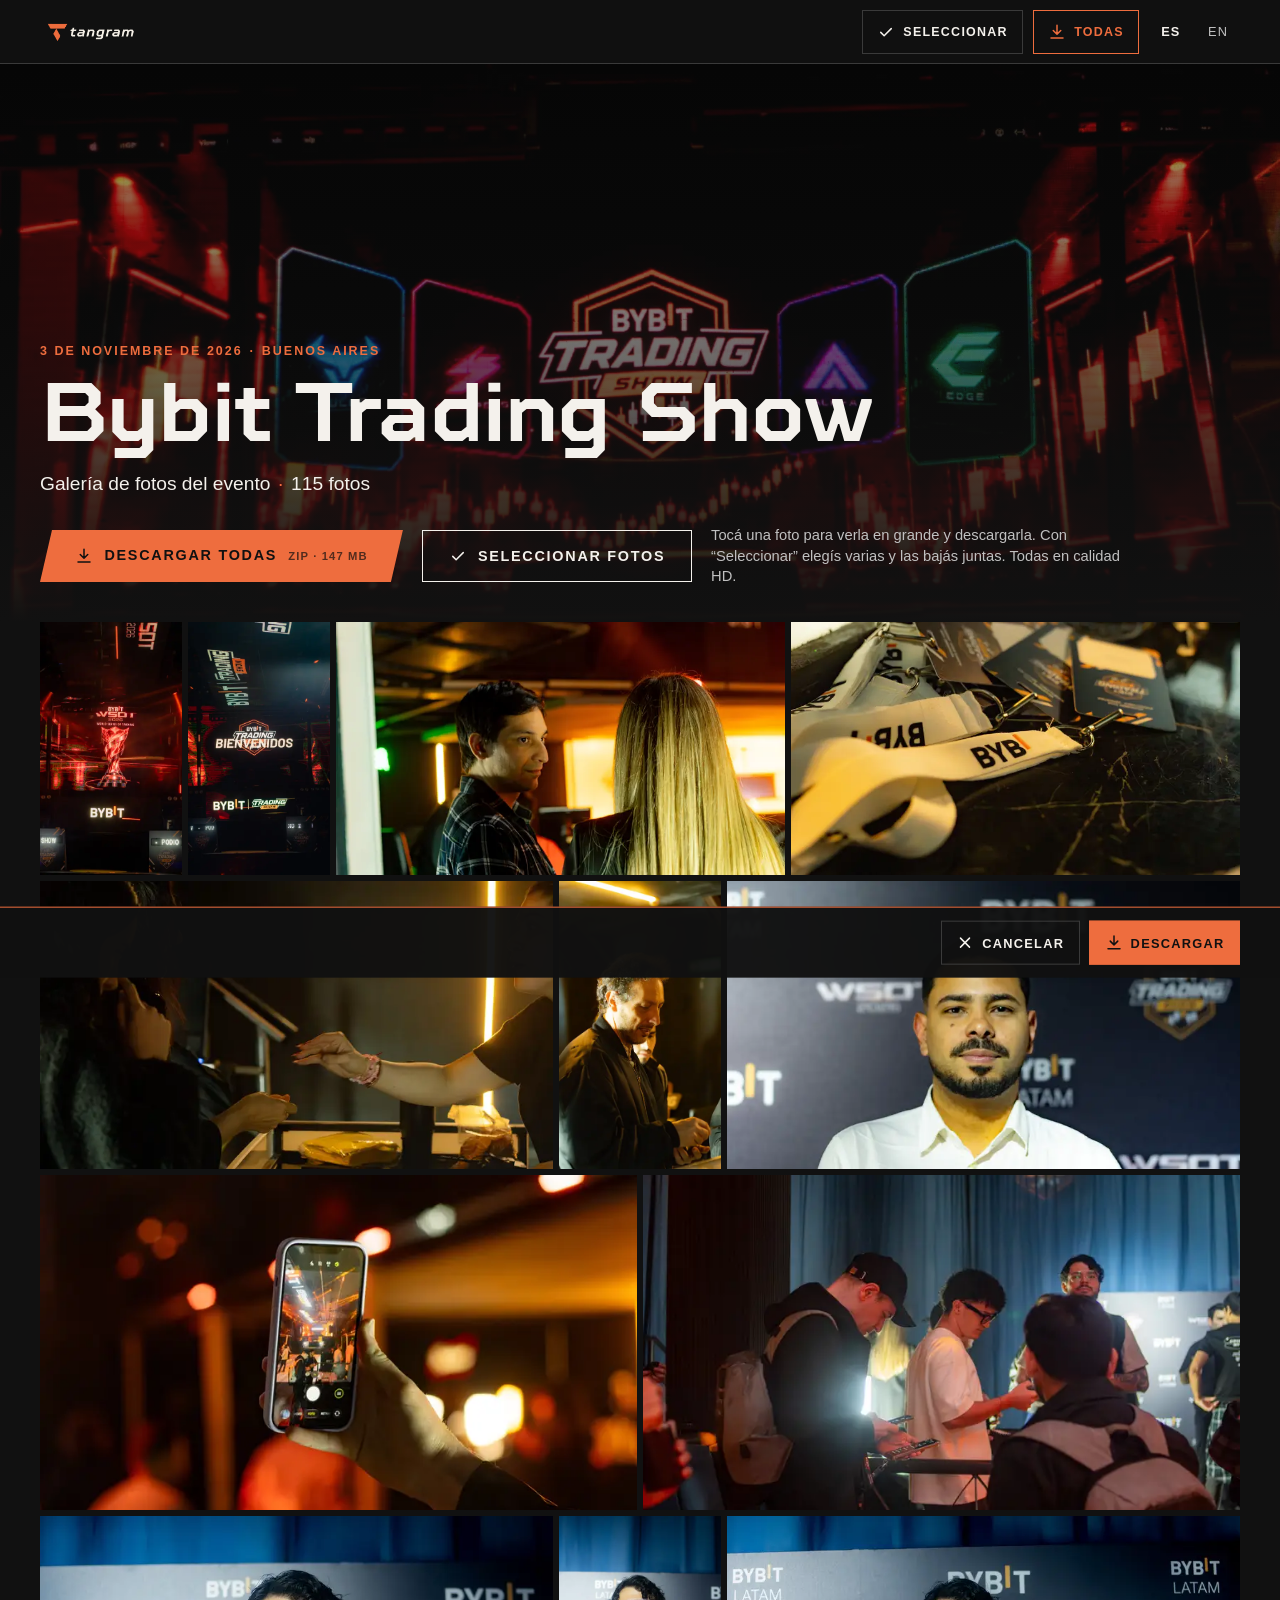
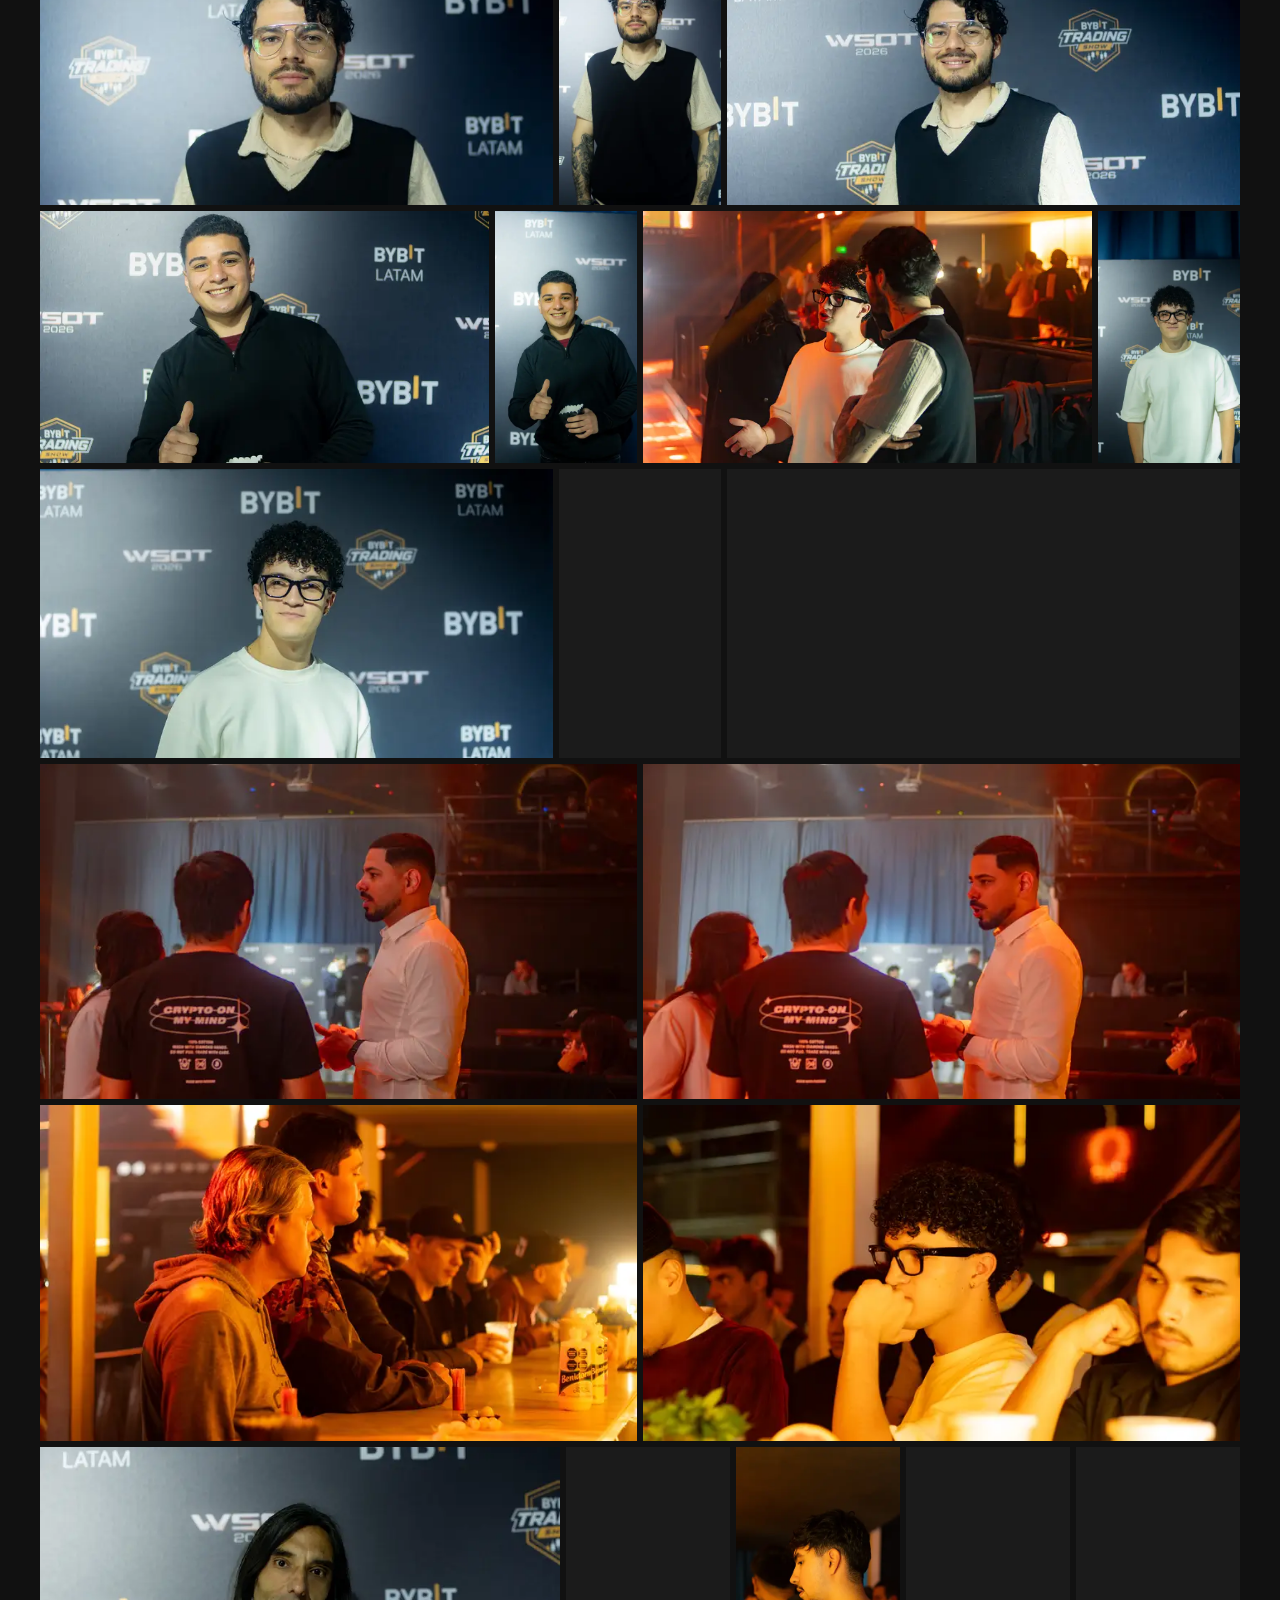
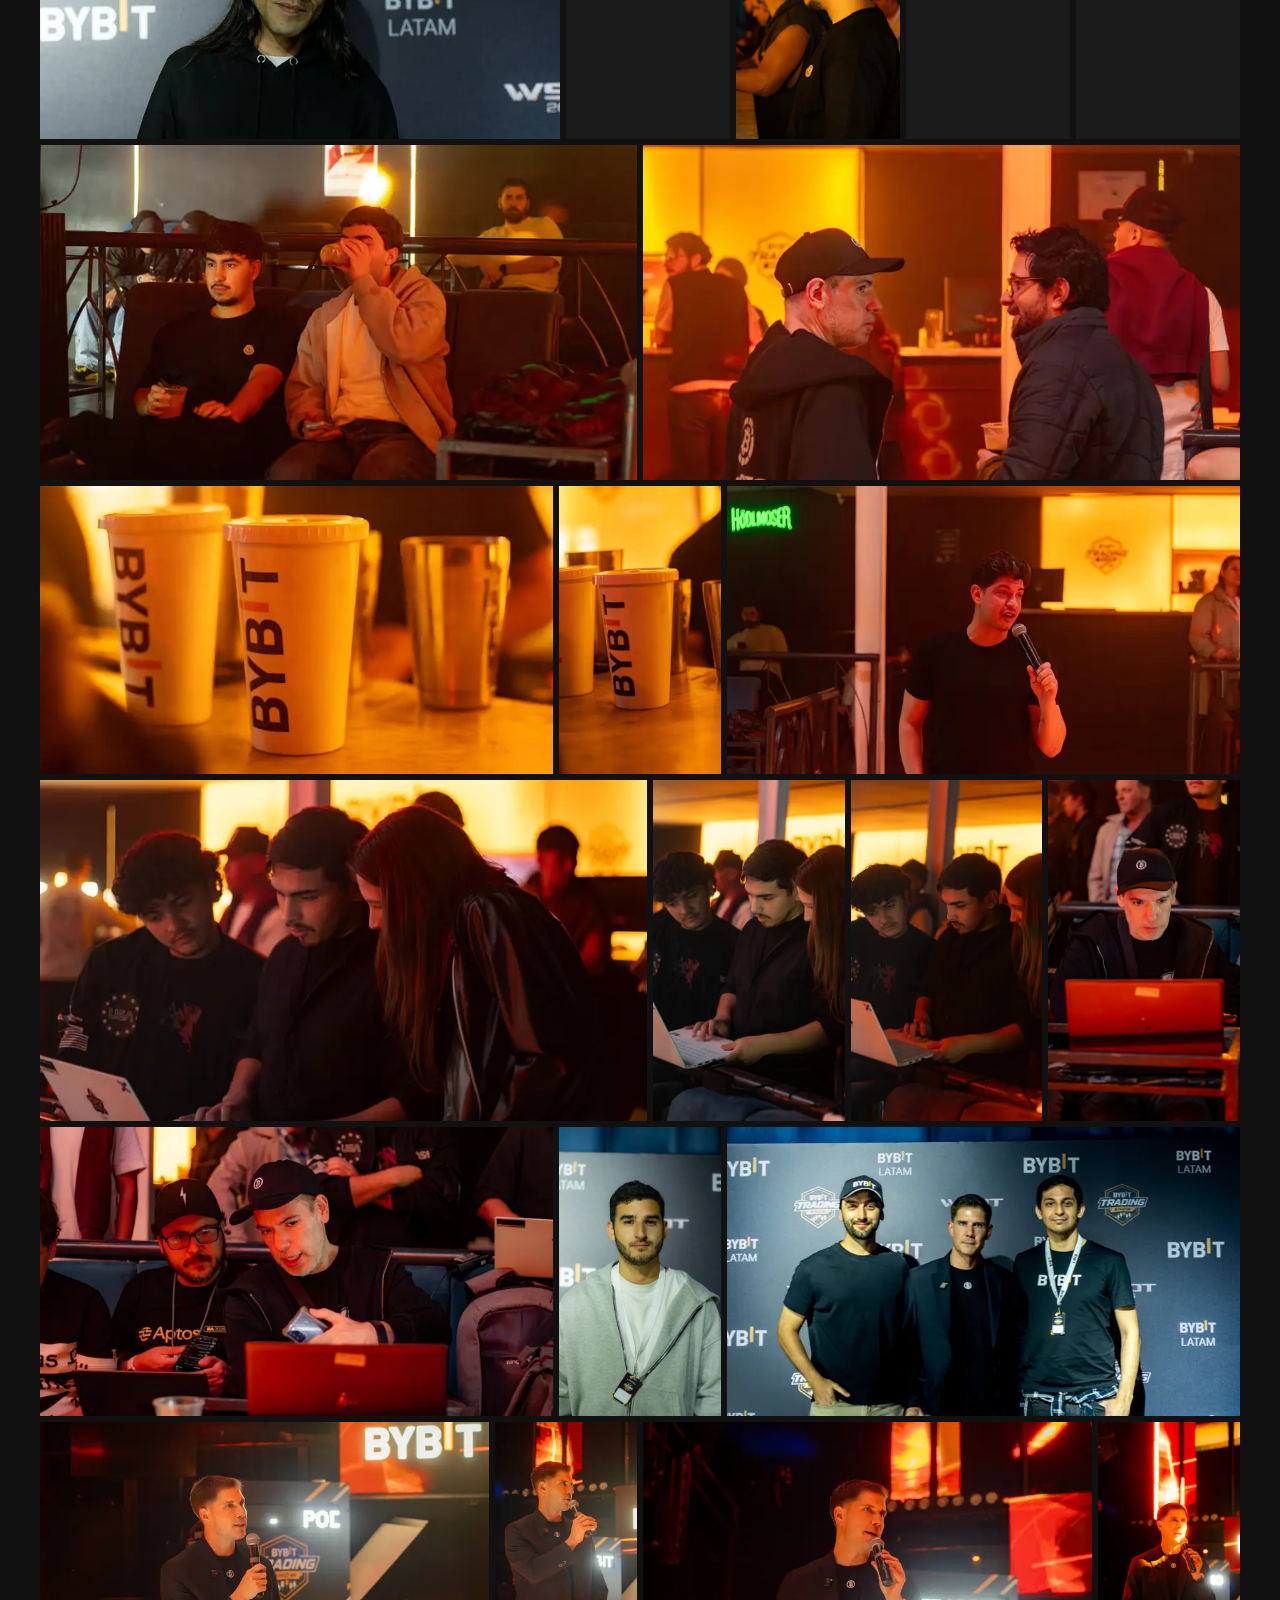
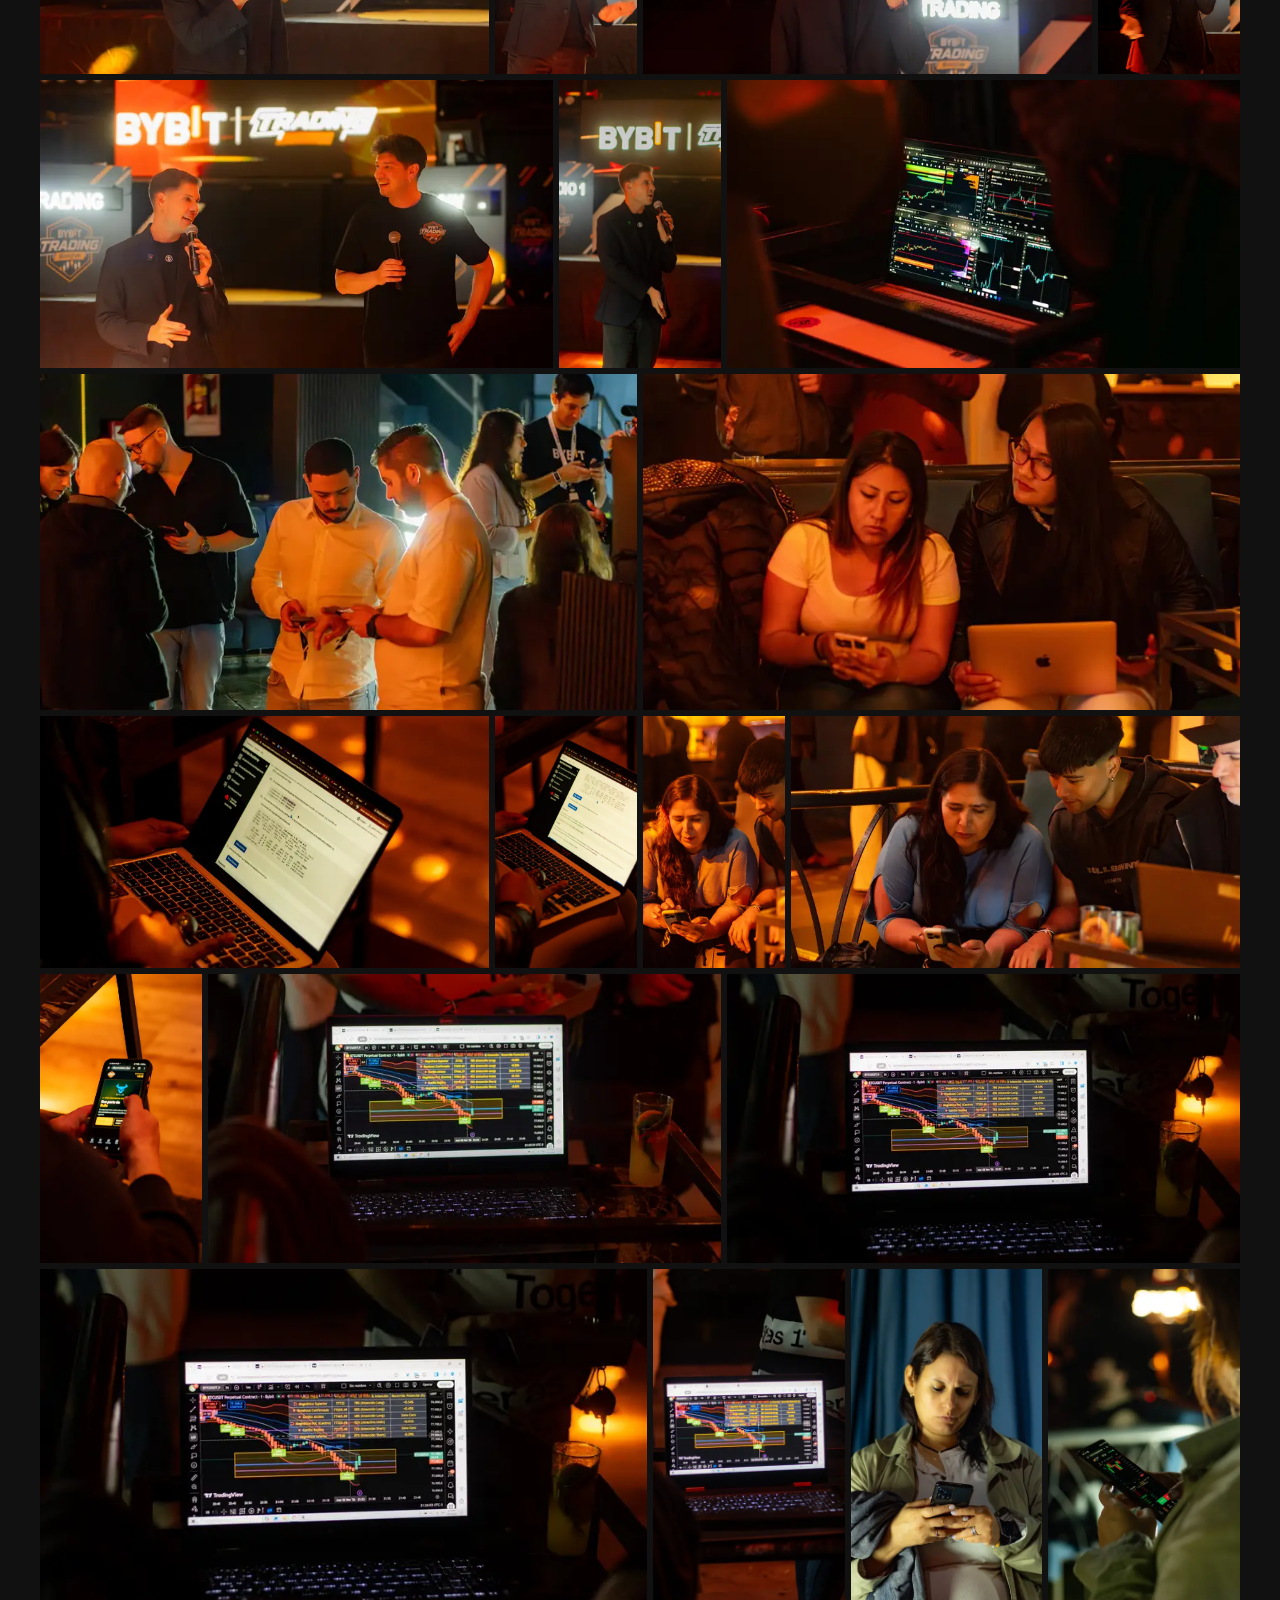
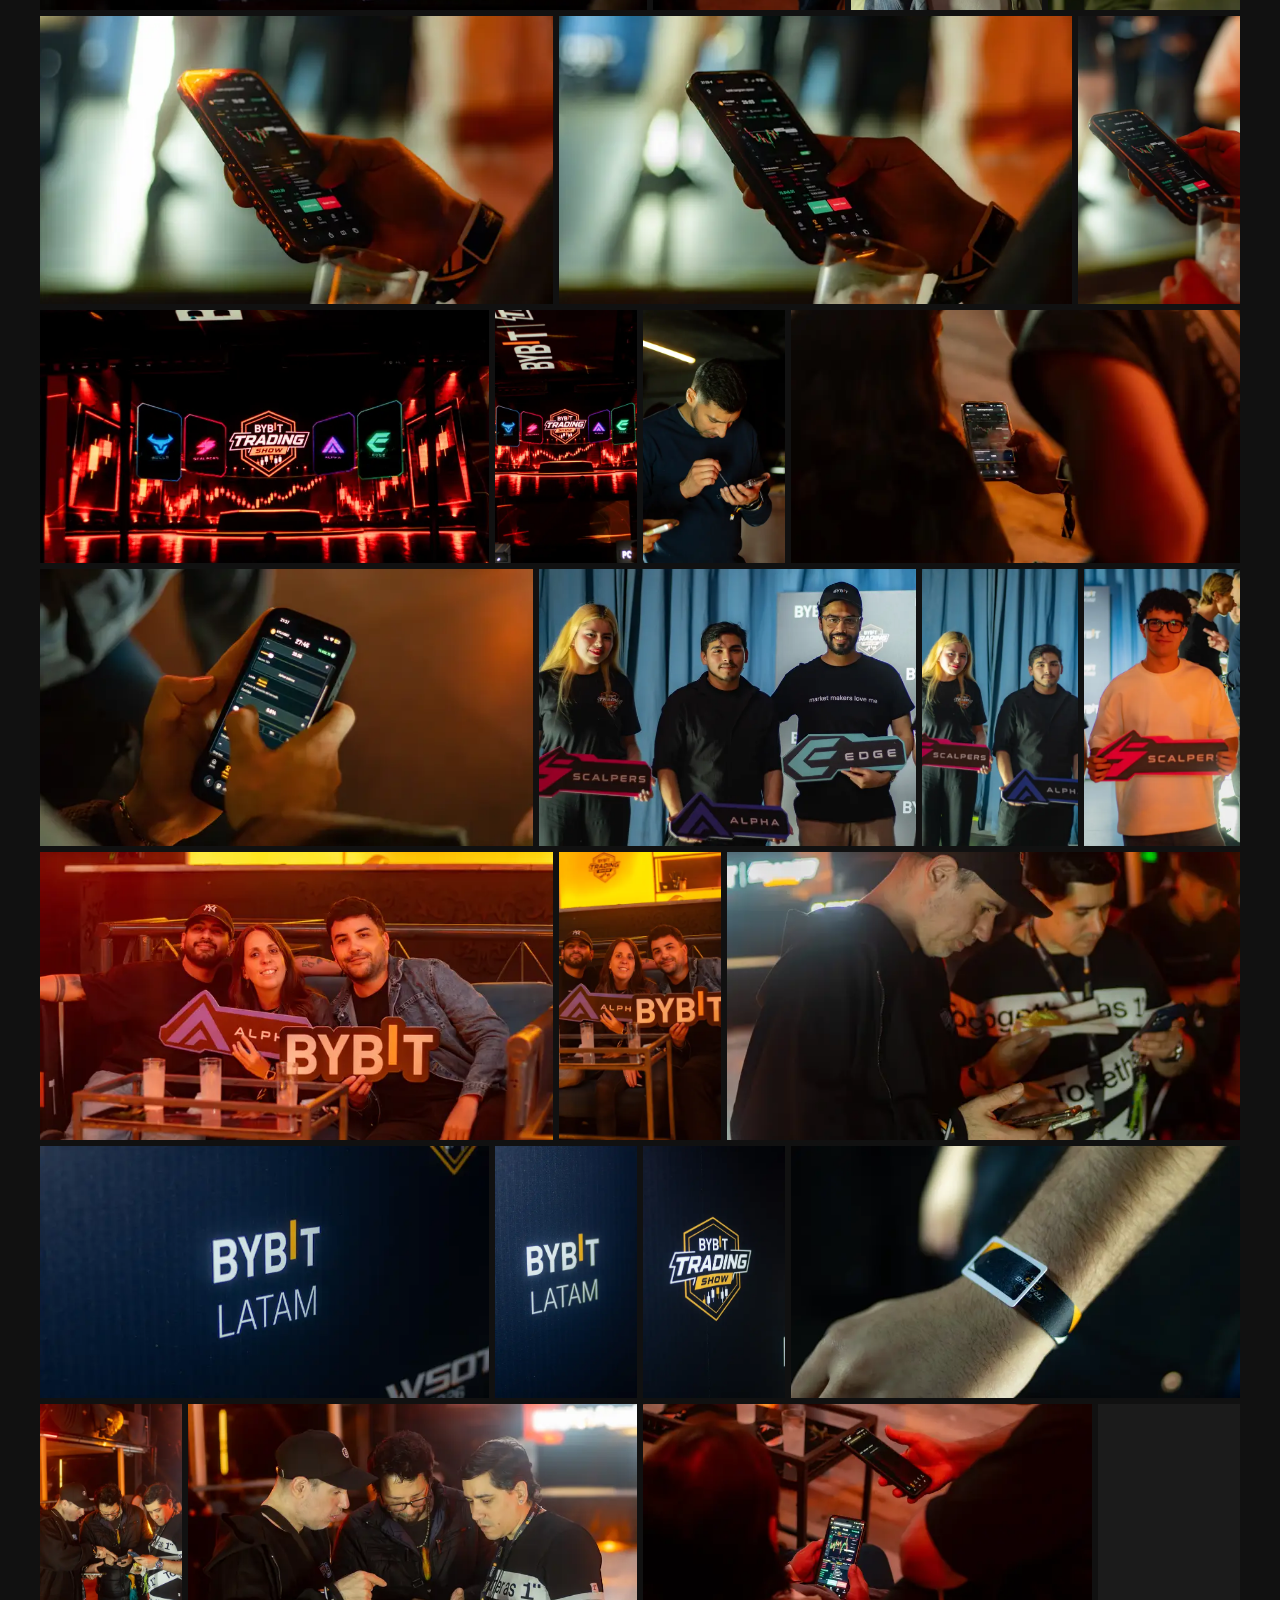
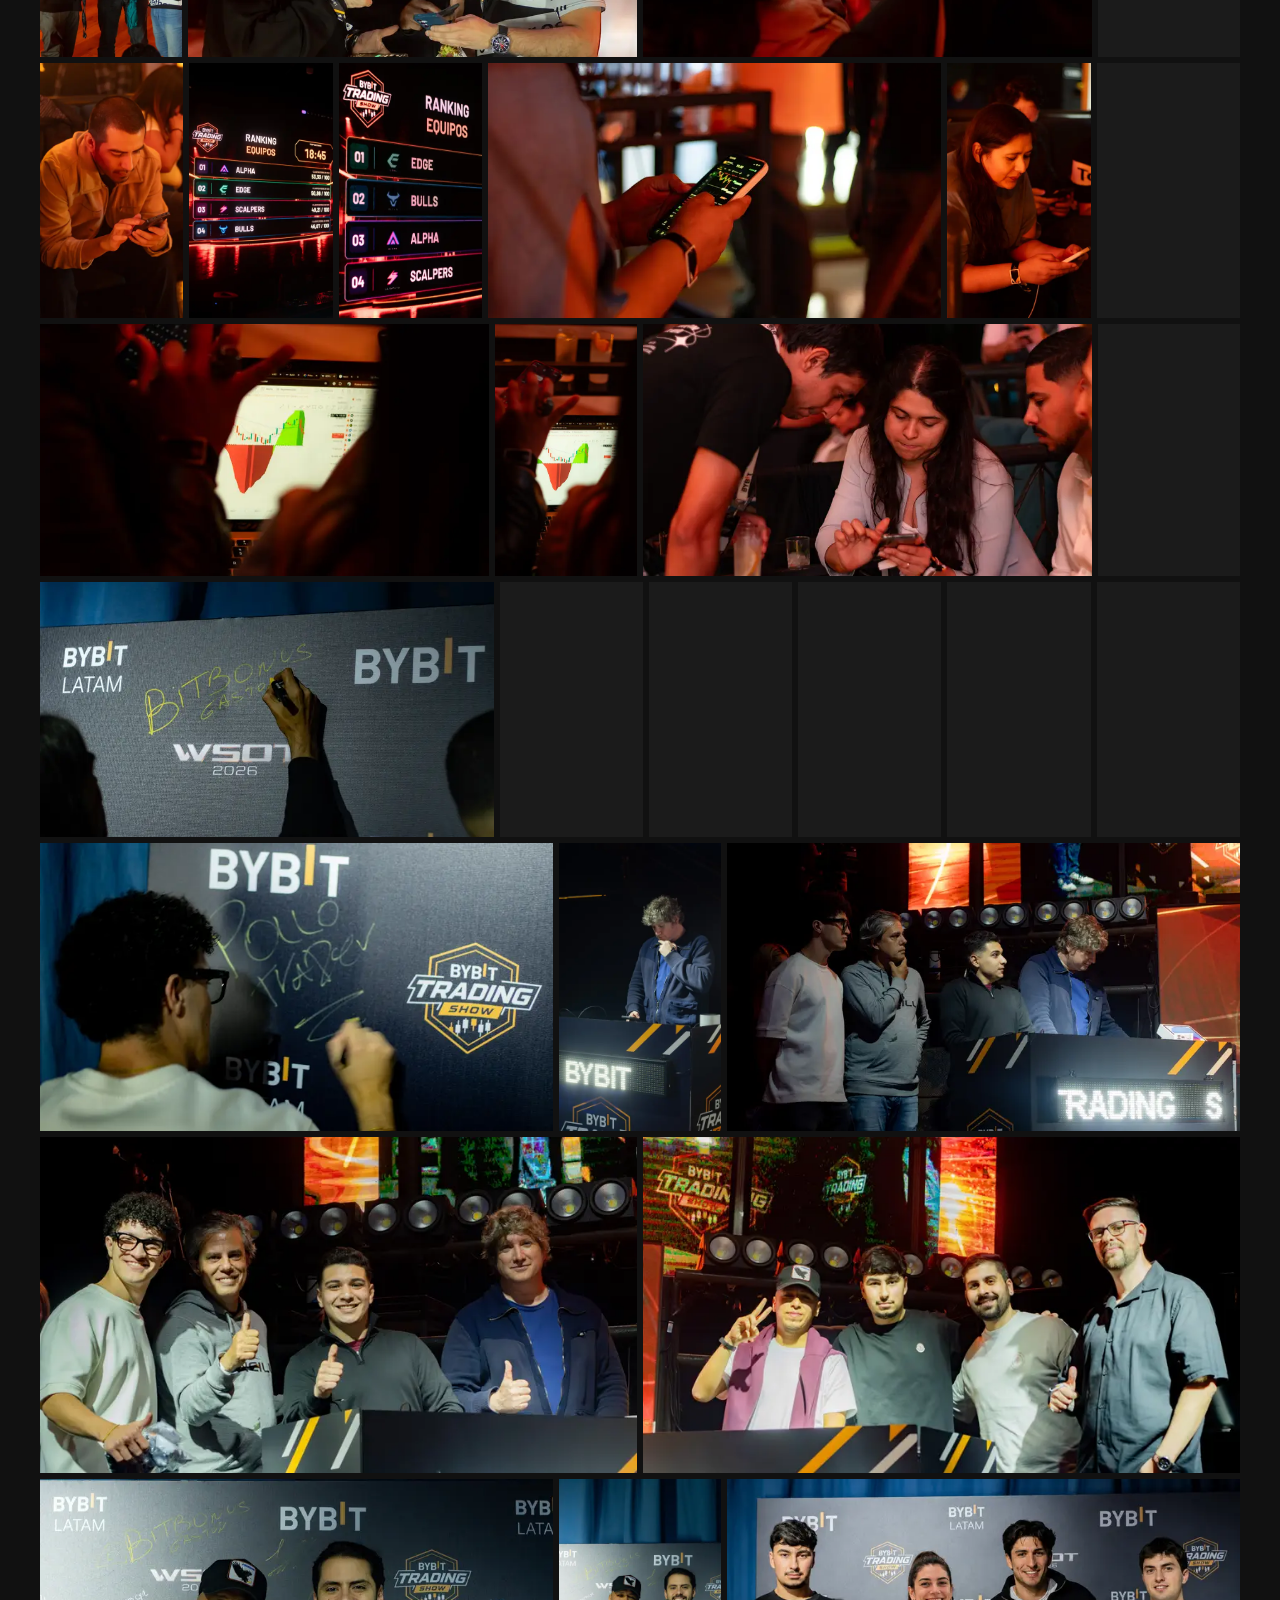
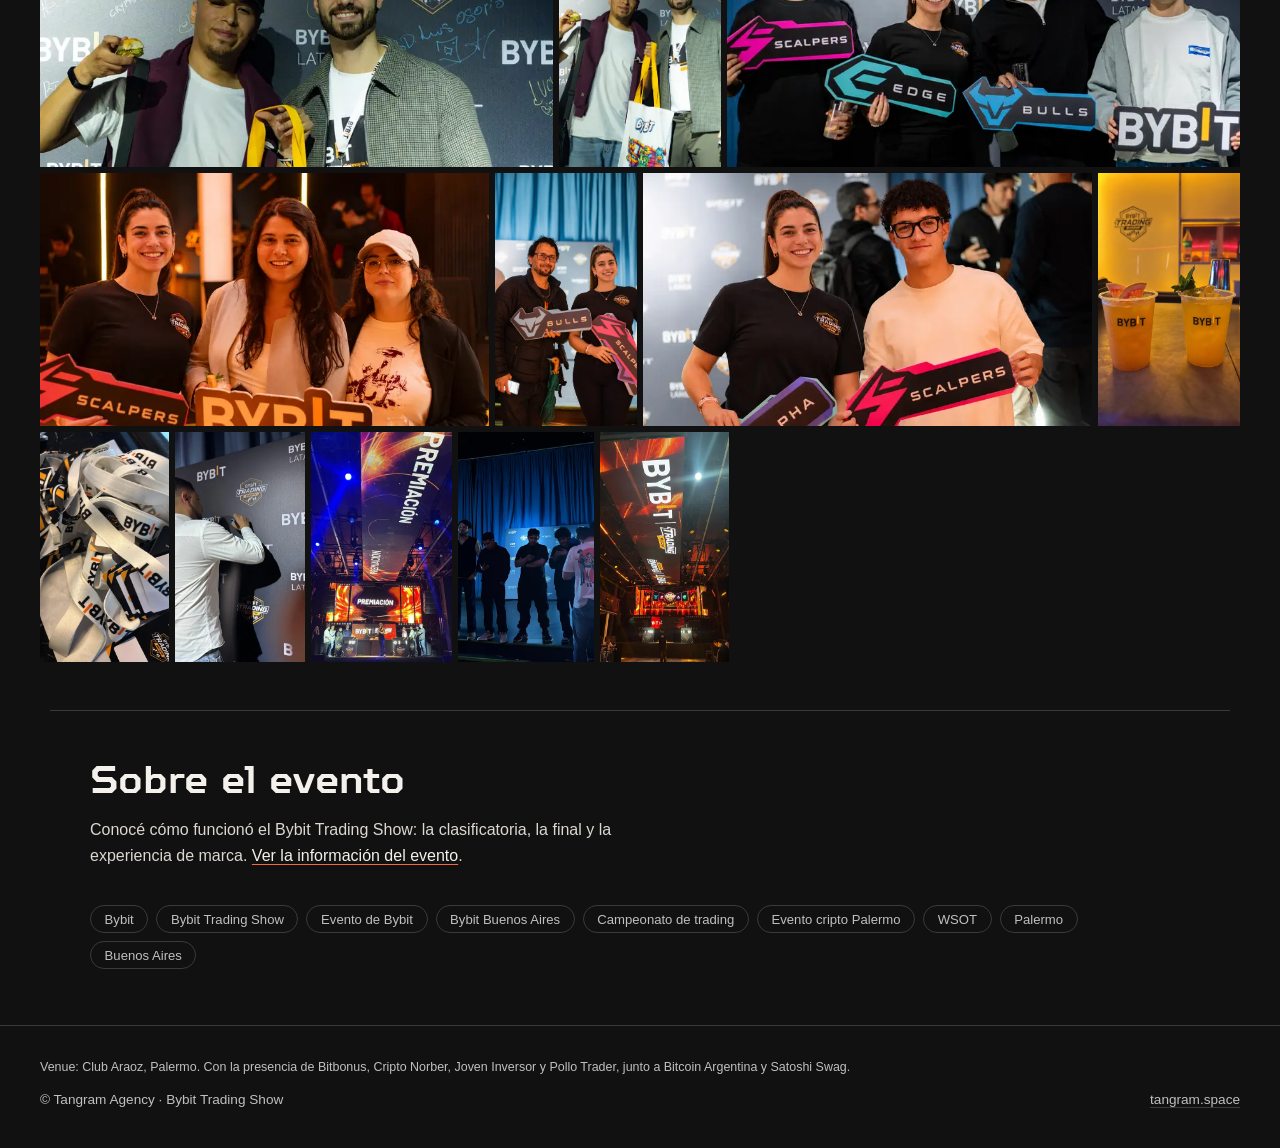
<file: bybit-tradingshow/index.html>
<!doctype html>
<html lang="es">
<head>
<meta charset="utf-8">
<meta name="viewport" content="width=device-width, initial-scale=1">
<title>Bybit Trading Show Buenos Aires 2026 · Fotos del evento</title>
<meta name="description" content="Fotos del Bybit Trading Show, evento de Bybit LATAM en Buenos Aires, 3/11/2026. Mirá y descargá las que quieras en HD.">
<meta name="keywords" content="Bybit, Bybit Trading Show, evento de Bybit, evento Bybit, Bybit event, Bybit Buenos Aires, evento Bybit Buenos Aires, Bybit LATAM, Bybit Argentina, campeonato de trading, evento cripto, evento cripto Buenos Aires, trading show, WSOT, World Series of Trading, evento cripto Palermo, Palermo, Buenos Aires, Argentina, Tangram, Club Araoz, Club Araoz Palermo, Bitbonus, Cripto Norber, Joven Inversor, Pollo Trader, Bitcoin Argentina, Satoshi Catering, Satoshi Swag">
<!-- SEO:AUTOGENERATED START (source of truth: seo.config.json + build-seo.js — do not hand-edit) -->
    <link rel="canonical" href="http://staging-tangram-space.s3-website.us-east-2.amazonaws.com/bybit-tradingshow/">
    <link rel="alternate" hreflang="es" href="http://staging-tangram-space.s3-website.us-east-2.amazonaws.com/bybit-tradingshow/">
    <link rel="alternate" hreflang="en" href="http://staging-tangram-space.s3-website.us-east-2.amazonaws.com/bybit-tradingshow/en/">
    <link rel="alternate" hreflang="x-default" href="http://staging-tangram-space.s3-website.us-east-2.amazonaws.com/bybit-tradingshow/">
    <meta name="robots" content="noindex, nofollow">
<!-- SEO:AUTOGENERATED END -->
<meta property="og:type" content="website">
<meta property="og:site_name" content="Tangram">
<meta property="og:locale" content="es_AR">
<meta property="og:locale:alternate" content="en_US">
<meta property="og:title" content="Bybit Trading Show Buenos Aires · Fotos del evento">
<meta property="og:description" content="Mirá y descargá las fotos del evento en HD.">
<meta property="og:url" content="http://staging-tangram-space.s3-website.us-east-2.amazonaws.com/bybit-tradingshow/">
<meta property="og:image" content="http://staging-tangram-space.s3-website.us-east-2.amazonaws.com/bybit-tradingshow/og.jpg">
<meta property="og:image:width" content="1200">
<meta property="og:image:height" content="630">
<meta property="og:image:alt" content="Escenario del Bybit Trading Show con los equipos en pantallas LED">
<meta name="twitter:card" content="summary_large_image">
<meta name="twitter:image" content="http://staging-tangram-space.s3-website.us-east-2.amazonaws.com/bybit-tradingshow/og.jpg">
<meta name="theme-color" content="#111111">
<meta name="color-scheme" content="dark">
<link rel="icon" href="/assets/favicon.svg" type="image/svg+xml">
<link rel="icon" href="/assets/favicon-32x32.png" sizes="32x32" type="image/png">
<script type="application/ld+json">{"@context":"https://schema.org","@type":"ImageGallery","@id":"https://tangram.space/bybit-tradingshow/#gallery","url":"https://tangram.space/bybit-tradingshow/","name":"Bybit Trading Show · Fotos del evento","description":"Galería de fotos del Bybit Trading Show, realizado en Buenos Aires el 3 de noviembre de 2026.","inLanguage":"es","keywords":"Bybit, Bybit Trading Show, evento de Bybit, evento Bybit, Bybit event, Bybit Buenos Aires, evento Bybit Buenos Aires, Bybit LATAM, Bybit Argentina, campeonato de trading, evento cripto, evento cripto Buenos Aires, trading show, WSOT, World Series of Trading, evento cripto Palermo, Palermo, Buenos Aires, Argentina, Tangram, Club Araoz, Club Araoz Palermo, Bitbonus, Cripto Norber, Joven Inversor, Pollo Trader, Bitcoin Argentina, Satoshi Catering, Satoshi Swag","isAccessibleForFree":true,"datePublished":"2026-11-06","about":{"@type":"Event","name":"Bybit Trading Show","description":"Evento de la comunidad cripto en un night club de Palermo, Buenos Aires, con una clasificatoria de trading simulado en vivo y una final con premios.","keywords":"Bybit, Bybit Trading Show, evento de Bybit, evento Bybit, Bybit event, Bybit Buenos Aires, evento Bybit Buenos Aires, Bybit LATAM, Bybit Argentina, campeonato de trading, evento cripto, evento cripto Buenos Aires, trading show, WSOT, World Series of Trading, evento cripto Palermo, Palermo, Buenos Aires, Argentina, Tangram, Club Araoz, Club Araoz Palermo, Bitbonus, Cripto Norber, Joven Inversor, Pollo Trader, Bitcoin Argentina, Satoshi Catering, Satoshi Swag","startDate":"2026-11-03","location":{"@type":"Place","name":"Club Araoz","address":{"@type":"PostalAddress","addressNeighborhood":"Palermo","addressLocality":"Buenos Aires","addressCountry":"AR"}},"endDate":"2026-11-03","eventStatus":"https://schema.org/EventScheduled","eventAttendanceMode":"https://schema.org/OfflineEventAttendanceMode","image":"https://tangram.space/bybit-tradingshow/og.jpg","organizer":{"@type":"Organization","name":"Bybit","url":"https://www.bybit.com/"},"isAccessibleForFree":true,"offers":{"@type":"Offer","price":"0","priceCurrency":"USD","url":"https://luma.com/dq0hu6dx"},"performer":{"@type":"Person","name":"Cripto Norber"}},"publisher":{"@type":"Organization","name":"Tangram","url":"https://tangram.space/","logo":"https://tangram.space/assets/images/logo.png"},"primaryImageOfPage":{"@type":"ImageObject","contentUrl":"https://tangram.space/bybit-tradingshow/og.jpg","width":1200,"height":630},"associatedMedia":[{"@type":"ImageObject","contentUrl":"https://tangram.space/bybit-tradingshow/v/bybit-trading-show-buenos-aires-001.webp","name":"Foto 1 del Bybit Trading Show, evento de Bybit en Club Araoz, Buenos Aires","keywords":"Bybit, Bybit Trading Show, evento de Bybit, evento Bybit, Bybit event, Bybit Buenos Aires, evento Bybit Buenos Aires, Bybit LATAM"},{"@type":"ImageObject","contentUrl":"https://tangram.space/bybit-tradingshow/v/bybit-trading-show-buenos-aires-002.webp","name":"Foto 2 del Bybit Trading Show, evento de Bybit en Club Araoz, Buenos Aires","keywords":"Bybit, Bybit Trading Show, evento de Bybit, evento Bybit, Bybit event, Bybit Buenos Aires, evento Bybit Buenos Aires, Bybit LATAM"},{"@type":"ImageObject","contentUrl":"https://tangram.space/bybit-tradingshow/v/bybit-trading-show-buenos-aires-003.webp","name":"Foto 3 del Bybit Trading Show, evento de Bybit en Club Araoz, Buenos Aires","keywords":"Bybit, Bybit Trading Show, evento de Bybit, evento Bybit, Bybit event, Bybit Buenos Aires, evento Bybit Buenos Aires, Bybit LATAM"},{"@type":"ImageObject","contentUrl":"https://tangram.space/bybit-tradingshow/v/bybit-trading-show-buenos-aires-004.webp","name":"Foto 4 del Bybit Trading Show, evento de Bybit en Club Araoz, Buenos Aires","keywords":"Bybit, Bybit Trading Show, evento de Bybit, evento Bybit, Bybit event, Bybit Buenos Aires, evento Bybit Buenos Aires, Bybit LATAM"},{"@type":"ImageObject","contentUrl":"https://tangram.space/bybit-tradingshow/v/bybit-trading-show-buenos-aires-005.webp","name":"Foto 5 del Bybit Trading Show, evento de Bybit en Club Araoz, Buenos Aires","keywords":"Bybit, Bybit Trading Show, evento de Bybit, evento Bybit, Bybit event, Bybit Buenos Aires, evento Bybit Buenos Aires, Bybit LATAM"},{"@type":"ImageObject","contentUrl":"https://tangram.space/bybit-tradingshow/v/bybit-trading-show-buenos-aires-006.webp","name":"Foto 6 del Bybit Trading Show, evento de Bybit en Club Araoz, Buenos Aires","keywords":"Bybit, Bybit Trading Show, evento de Bybit, evento Bybit, Bybit event, Bybit Buenos Aires, evento Bybit Buenos Aires, Bybit LATAM"},{"@type":"ImageObject","contentUrl":"https://tangram.space/bybit-tradingshow/v/bybit-trading-show-buenos-aires-007.webp","name":"Foto 7 del Bybit Trading Show, evento de Bybit en Club Araoz, Buenos Aires","keywords":"Bybit, Bybit Trading Show, evento de Bybit, evento Bybit, Bybit event, Bybit Buenos Aires, evento Bybit Buenos Aires, Bybit LATAM"},{"@type":"ImageObject","contentUrl":"https://tangram.space/bybit-tradingshow/v/bybit-trading-show-buenos-aires-008.webp","name":"Foto 8 del Bybit Trading Show, evento de Bybit en Club Araoz, Buenos Aires","keywords":"Bybit, Bybit Trading Show, evento de Bybit, evento Bybit, Bybit event, Bybit Buenos Aires, evento Bybit Buenos Aires, Bybit LATAM"},{"@type":"ImageObject","contentUrl":"https://tangram.space/bybit-tradingshow/v/bybit-trading-show-buenos-aires-009.webp","name":"Foto 9 del Bybit Trading Show, evento de Bybit en Club Araoz, Buenos Aires","keywords":"Bybit, Bybit Trading Show, evento de Bybit, evento Bybit, Bybit event, Bybit Buenos Aires, evento Bybit Buenos Aires, Bybit LATAM"},{"@type":"ImageObject","contentUrl":"https://tangram.space/bybit-tradingshow/v/bybit-trading-show-buenos-aires-010.webp","name":"Foto 10 del Bybit Trading Show, evento de Bybit en Club Araoz, Buenos Aires","keywords":"Bybit, Bybit Trading Show, evento de Bybit, evento Bybit, Bybit event, Bybit Buenos Aires, evento Bybit Buenos Aires, Bybit LATAM"},{"@type":"ImageObject","contentUrl":"https://tangram.space/bybit-tradingshow/v/bybit-trading-show-buenos-aires-011.webp","name":"Foto 11 del Bybit Trading Show, evento de Bybit en Club Araoz, Buenos Aires","keywords":"Bybit, Bybit Trading Show, evento de Bybit, evento Bybit, Bybit event, Bybit Buenos Aires, evento Bybit Buenos Aires, Bybit LATAM"},{"@type":"ImageObject","contentUrl":"https://tangram.space/bybit-tradingshow/v/bybit-trading-show-buenos-aires-012.webp","name":"Foto 12 del Bybit Trading Show, evento de Bybit en Club Araoz, Buenos Aires","keywords":"Bybit, Bybit Trading Show, evento de Bybit, evento Bybit, Bybit event, Bybit Buenos Aires, evento Bybit Buenos Aires, Bybit LATAM"},{"@type":"ImageObject","contentUrl":"https://tangram.space/bybit-tradingshow/v/bybit-trading-show-buenos-aires-013.webp","name":"Foto 13 del Bybit Trading Show, evento de Bybit en Club Araoz, Buenos Aires","keywords":"Bybit, Bybit Trading Show, evento de Bybit, evento Bybit, Bybit event, Bybit Buenos Aires, evento Bybit Buenos Aires, Bybit LATAM"},{"@type":"ImageObject","contentUrl":"https://tangram.space/bybit-tradingshow/v/bybit-trading-show-buenos-aires-014.webp","name":"Foto 14 del Bybit Trading Show, evento de Bybit en Club Araoz, Buenos Aires","keywords":"Bybit, Bybit Trading Show, evento de Bybit, evento Bybit, Bybit event, Bybit Buenos Aires, evento Bybit Buenos Aires, Bybit LATAM"},{"@type":"ImageObject","contentUrl":"https://tangram.space/bybit-tradingshow/v/bybit-trading-show-buenos-aires-015.webp","name":"Foto 15 del Bybit Trading Show, evento de Bybit en Club Araoz, Buenos Aires","keywords":"Bybit, Bybit Trading Show, evento de Bybit, evento Bybit, Bybit event, Bybit Buenos Aires, evento Bybit Buenos Aires, Bybit LATAM"},{"@type":"ImageObject","contentUrl":"https://tangram.space/bybit-tradingshow/v/bybit-trading-show-buenos-aires-016.webp","name":"Foto 16 del Bybit Trading Show, evento de Bybit en Club Araoz, Buenos Aires","keywords":"Bybit, Bybit Trading Show, evento de Bybit, evento Bybit, Bybit event, Bybit Buenos Aires, evento Bybit Buenos Aires, Bybit LATAM"},{"@type":"ImageObject","contentUrl":"https://tangram.space/bybit-tradingshow/v/bybit-trading-show-buenos-aires-017.webp","name":"Foto 17 del Bybit Trading Show, evento de Bybit en Club Araoz, Buenos Aires","keywords":"Bybit, Bybit Trading Show, evento de Bybit, evento Bybit, Bybit event, Bybit Buenos Aires, evento Bybit Buenos Aires, Bybit LATAM"},{"@type":"ImageObject","contentUrl":"https://tangram.space/bybit-tradingshow/v/bybit-trading-show-buenos-aires-018.webp","name":"Foto 18 del Bybit Trading Show, evento de Bybit en Club Araoz, Buenos Aires","keywords":"Bybit, Bybit Trading Show, evento de Bybit, evento Bybit, Bybit event, Bybit Buenos Aires, evento Bybit Buenos Aires, Bybit LATAM"},{"@type":"ImageObject","contentUrl":"https://tangram.space/bybit-tradingshow/v/bybit-trading-show-buenos-aires-019.webp","name":"Foto 19 del Bybit Trading Show, evento de Bybit en Club Araoz, Buenos Aires","keywords":"Bybit, Bybit Trading Show, evento de Bybit, evento Bybit, Bybit event, Bybit Buenos Aires, evento Bybit Buenos Aires, Bybit LATAM"},{"@type":"ImageObject","contentUrl":"https://tangram.space/bybit-tradingshow/v/bybit-trading-show-buenos-aires-020.webp","name":"Foto 20 del Bybit Trading Show, evento de Bybit en Club Araoz, Buenos Aires","keywords":"Bybit, Bybit Trading Show, evento de Bybit, evento Bybit, Bybit event, Bybit Buenos Aires, evento Bybit Buenos Aires, Bybit LATAM"},{"@type":"ImageObject","contentUrl":"https://tangram.space/bybit-tradingshow/v/bybit-trading-show-buenos-aires-021.webp","name":"Foto 21 del Bybit Trading Show, evento de Bybit en Club Araoz, Buenos Aires","keywords":"Bybit, Bybit Trading Show, evento de Bybit, evento Bybit, Bybit event, Bybit Buenos Aires, evento Bybit Buenos Aires, Bybit LATAM"},{"@type":"ImageObject","contentUrl":"https://tangram.space/bybit-tradingshow/v/bybit-trading-show-buenos-aires-022.webp","name":"Foto 22 del Bybit Trading Show, evento de Bybit en Club Araoz, Buenos Aires","keywords":"Bybit, Bybit Trading Show, evento de Bybit, evento Bybit, Bybit event, Bybit Buenos Aires, evento Bybit Buenos Aires, Bybit LATAM"},{"@type":"ImageObject","contentUrl":"https://tangram.space/bybit-tradingshow/v/bybit-trading-show-buenos-aires-023.webp","name":"Foto 23 del Bybit Trading Show, evento de Bybit en Club Araoz, Buenos Aires","keywords":"Bybit, Bybit Trading Show, evento de Bybit, evento Bybit, Bybit event, Bybit Buenos Aires, evento Bybit Buenos Aires, Bybit LATAM"},{"@type":"ImageObject","contentUrl":"https://tangram.space/bybit-tradingshow/v/bybit-trading-show-buenos-aires-024.webp","name":"Foto 24 del Bybit Trading Show, evento de Bybit en Club Araoz, Buenos Aires","keywords":"Bybit, Bybit Trading Show, evento de Bybit, evento Bybit, Bybit event, Bybit Buenos Aires, evento Bybit Buenos Aires, Bybit LATAM"},{"@type":"ImageObject","contentUrl":"https://tangram.space/bybit-tradingshow/v/bybit-trading-show-buenos-aires-025.webp","name":"Foto 25 del Bybit Trading Show, evento de Bybit en Club Araoz, Buenos Aires","keywords":"Bybit, Bybit Trading Show, evento de Bybit, evento Bybit, Bybit event, Bybit Buenos Aires, evento Bybit Buenos Aires, Bybit LATAM"},{"@type":"ImageObject","contentUrl":"https://tangram.space/bybit-tradingshow/v/bybit-trading-show-buenos-aires-026.webp","name":"Foto 26 del Bybit Trading Show, evento de Bybit en Club Araoz, Buenos Aires","keywords":"Bybit, Bybit Trading Show, evento de Bybit, evento Bybit, Bybit event, Bybit Buenos Aires, evento Bybit Buenos Aires, Bybit LATAM"},{"@type":"ImageObject","contentUrl":"https://tangram.space/bybit-tradingshow/v/bybit-trading-show-buenos-aires-027.webp","name":"Foto 27 del Bybit Trading Show, evento de Bybit en Club Araoz, Buenos Aires","keywords":"Bybit, Bybit Trading Show, evento de Bybit, evento Bybit, Bybit event, Bybit Buenos Aires, evento Bybit Buenos Aires, Bybit LATAM"},{"@type":"ImageObject","contentUrl":"https://tangram.space/bybit-tradingshow/v/bybit-trading-show-buenos-aires-028.webp","name":"Foto 28 del Bybit Trading Show, evento de Bybit en Club Araoz, Buenos Aires","keywords":"Bybit, Bybit Trading Show, evento de Bybit, evento Bybit, Bybit event, Bybit Buenos Aires, evento Bybit Buenos Aires, Bybit LATAM"},{"@type":"ImageObject","contentUrl":"https://tangram.space/bybit-tradingshow/v/bybit-trading-show-buenos-aires-029.webp","name":"Foto 29 del Bybit Trading Show, evento de Bybit en Club Araoz, Buenos Aires","keywords":"Bybit, Bybit Trading Show, evento de Bybit, evento Bybit, Bybit event, Bybit Buenos Aires, evento Bybit Buenos Aires, Bybit LATAM"},{"@type":"ImageObject","contentUrl":"https://tangram.space/bybit-tradingshow/v/bybit-trading-show-buenos-aires-030.webp","name":"Foto 30 del Bybit Trading Show, evento de Bybit en Club Araoz, Buenos Aires","keywords":"Bybit, Bybit Trading Show, evento de Bybit, evento Bybit, Bybit event, Bybit Buenos Aires, evento Bybit Buenos Aires, Bybit LATAM"},{"@type":"ImageObject","contentUrl":"https://tangram.space/bybit-tradingshow/v/bybit-trading-show-buenos-aires-031.webp","name":"Foto 31 del Bybit Trading Show, evento de Bybit en Club Araoz, Buenos Aires","keywords":"Bybit, Bybit Trading Show, evento de Bybit, evento Bybit, Bybit event, Bybit Buenos Aires, evento Bybit Buenos Aires, Bybit LATAM"},{"@type":"ImageObject","contentUrl":"https://tangram.space/bybit-tradingshow/v/bybit-trading-show-buenos-aires-032.webp","name":"Foto 32 del Bybit Trading Show, evento de Bybit en Club Araoz, Buenos Aires","keywords":"Bybit, Bybit Trading Show, evento de Bybit, evento Bybit, Bybit event, Bybit Buenos Aires, evento Bybit Buenos Aires, Bybit LATAM"},{"@type":"ImageObject","contentUrl":"https://tangram.space/bybit-tradingshow/v/bybit-trading-show-buenos-aires-033.webp","name":"Foto 33 del Bybit Trading Show, evento de Bybit en Club Araoz, Buenos Aires","keywords":"Bybit, Bybit Trading Show, evento de Bybit, evento Bybit, Bybit event, Bybit Buenos Aires, evento Bybit Buenos Aires, Bybit LATAM"},{"@type":"ImageObject","contentUrl":"https://tangram.space/bybit-tradingshow/v/bybit-trading-show-buenos-aires-034.webp","name":"Foto 34 del Bybit Trading Show, evento de Bybit en Club Araoz, Buenos Aires","keywords":"Bybit, Bybit Trading Show, evento de Bybit, evento Bybit, Bybit event, Bybit Buenos Aires, evento Bybit Buenos Aires, Bybit LATAM"},{"@type":"ImageObject","contentUrl":"https://tangram.space/bybit-tradingshow/v/bybit-trading-show-buenos-aires-035.webp","name":"Foto 35 del Bybit Trading Show, evento de Bybit en Club Araoz, Buenos Aires","keywords":"Bybit, Bybit Trading Show, evento de Bybit, evento Bybit, Bybit event, Bybit Buenos Aires, evento Bybit Buenos Aires, Bybit LATAM"},{"@type":"ImageObject","contentUrl":"https://tangram.space/bybit-tradingshow/v/bybit-trading-show-buenos-aires-036.webp","name":"Foto 36 del Bybit Trading Show, evento de Bybit en Club Araoz, Buenos Aires","keywords":"Bybit, Bybit Trading Show, evento de Bybit, evento Bybit, Bybit event, Bybit Buenos Aires, evento Bybit Buenos Aires, Bybit LATAM"},{"@type":"ImageObject","contentUrl":"https://tangram.space/bybit-tradingshow/v/bybit-trading-show-buenos-aires-037.webp","name":"Foto 37 del Bybit Trading Show, evento de Bybit en Club Araoz, Buenos Aires","keywords":"Bybit, Bybit Trading Show, evento de Bybit, evento Bybit, Bybit event, Bybit Buenos Aires, evento Bybit Buenos Aires, Bybit LATAM"},{"@type":"ImageObject","contentUrl":"https://tangram.space/bybit-tradingshow/v/bybit-trading-show-buenos-aires-038.webp","name":"Foto 38 del Bybit Trading Show, evento de Bybit en Club Araoz, Buenos Aires","keywords":"Bybit, Bybit Trading Show, evento de Bybit, evento Bybit, Bybit event, Bybit Buenos Aires, evento Bybit Buenos Aires, Bybit LATAM"},{"@type":"ImageObject","contentUrl":"https://tangram.space/bybit-tradingshow/v/bybit-trading-show-buenos-aires-039.webp","name":"Foto 39 del Bybit Trading Show, evento de Bybit en Club Araoz, Buenos Aires","keywords":"Bybit, Bybit Trading Show, evento de Bybit, evento Bybit, Bybit event, Bybit Buenos Aires, evento Bybit Buenos Aires, Bybit LATAM"},{"@type":"ImageObject","contentUrl":"https://tangram.space/bybit-tradingshow/v/bybit-trading-show-buenos-aires-040.webp","name":"Foto 40 del Bybit Trading Show, evento de Bybit en Club Araoz, Buenos Aires","keywords":"Bybit, Bybit Trading Show, evento de Bybit, evento Bybit, Bybit event, Bybit Buenos Aires, evento Bybit Buenos Aires, Bybit LATAM"},{"@type":"ImageObject","contentUrl":"https://tangram.space/bybit-tradingshow/v/bybit-trading-show-buenos-aires-041.webp","name":"Foto 41 del Bybit Trading Show, evento de Bybit en Club Araoz, Buenos Aires","keywords":"Bybit, Bybit Trading Show, evento de Bybit, evento Bybit, Bybit event, Bybit Buenos Aires, evento Bybit Buenos Aires, Bybit LATAM"},{"@type":"ImageObject","contentUrl":"https://tangram.space/bybit-tradingshow/v/bybit-trading-show-buenos-aires-042.webp","name":"Foto 42 del Bybit Trading Show, evento de Bybit en Club Araoz, Buenos Aires","keywords":"Bybit, Bybit Trading Show, evento de Bybit, evento Bybit, Bybit event, Bybit Buenos Aires, evento Bybit Buenos Aires, Bybit LATAM"},{"@type":"ImageObject","contentUrl":"https://tangram.space/bybit-tradingshow/v/bybit-trading-show-buenos-aires-043.webp","name":"Foto 43 del Bybit Trading Show, evento de Bybit en Club Araoz, Buenos Aires","keywords":"Bybit, Bybit Trading Show, evento de Bybit, evento Bybit, Bybit event, Bybit Buenos Aires, evento Bybit Buenos Aires, Bybit LATAM"},{"@type":"ImageObject","contentUrl":"https://tangram.space/bybit-tradingshow/v/bybit-trading-show-buenos-aires-044.webp","name":"Foto 44 del Bybit Trading Show, evento de Bybit en Club Araoz, Buenos Aires","keywords":"Bybit, Bybit Trading Show, evento de Bybit, evento Bybit, Bybit event, Bybit Buenos Aires, evento Bybit Buenos Aires, Bybit LATAM"},{"@type":"ImageObject","contentUrl":"https://tangram.space/bybit-tradingshow/v/bybit-trading-show-buenos-aires-045.webp","name":"Foto 45 del Bybit Trading Show, evento de Bybit en Club Araoz, Buenos Aires","keywords":"Bybit, Bybit Trading Show, evento de Bybit, evento Bybit, Bybit event, Bybit Buenos Aires, evento Bybit Buenos Aires, Bybit LATAM"},{"@type":"ImageObject","contentUrl":"https://tangram.space/bybit-tradingshow/v/bybit-trading-show-buenos-aires-046.webp","name":"Foto 46 del Bybit Trading Show, evento de Bybit en Club Araoz, Buenos Aires","keywords":"Bybit, Bybit Trading Show, evento de Bybit, evento Bybit, Bybit event, Bybit Buenos Aires, evento Bybit Buenos Aires, Bybit LATAM"},{"@type":"ImageObject","contentUrl":"https://tangram.space/bybit-tradingshow/v/bybit-trading-show-buenos-aires-047.webp","name":"Foto 47 del Bybit Trading Show, evento de Bybit en Club Araoz, Buenos Aires","keywords":"Bybit, Bybit Trading Show, evento de Bybit, evento Bybit, Bybit event, Bybit Buenos Aires, evento Bybit Buenos Aires, Bybit LATAM"},{"@type":"ImageObject","contentUrl":"https://tangram.space/bybit-tradingshow/v/bybit-trading-show-buenos-aires-048.webp","name":"Foto 48 del Bybit Trading Show, evento de Bybit en Club Araoz, Buenos Aires","keywords":"Bybit, Bybit Trading Show, evento de Bybit, evento Bybit, Bybit event, Bybit Buenos Aires, evento Bybit Buenos Aires, Bybit LATAM"},{"@type":"ImageObject","contentUrl":"https://tangram.space/bybit-tradingshow/v/bybit-trading-show-buenos-aires-049.webp","name":"Foto 49 del Bybit Trading Show, evento de Bybit en Club Araoz, Buenos Aires","keywords":"Bybit, Bybit Trading Show, evento de Bybit, evento Bybit, Bybit event, Bybit Buenos Aires, evento Bybit Buenos Aires, Bybit LATAM"},{"@type":"ImageObject","contentUrl":"https://tangram.space/bybit-tradingshow/v/bybit-trading-show-buenos-aires-050.webp","name":"Foto 50 del Bybit Trading Show, evento de Bybit en Club Araoz, Buenos Aires","keywords":"Bybit, Bybit Trading Show, evento de Bybit, evento Bybit, Bybit event, Bybit Buenos Aires, evento Bybit Buenos Aires, Bybit LATAM"},{"@type":"ImageObject","contentUrl":"https://tangram.space/bybit-tradingshow/v/bybit-trading-show-buenos-aires-051.webp","name":"Foto 51 del Bybit Trading Show, evento de Bybit en Club Araoz, Buenos Aires","keywords":"Bybit, Bybit Trading Show, evento de Bybit, evento Bybit, Bybit event, Bybit Buenos Aires, evento Bybit Buenos Aires, Bybit LATAM"},{"@type":"ImageObject","contentUrl":"https://tangram.space/bybit-tradingshow/v/bybit-trading-show-buenos-aires-052.webp","name":"Foto 52 del Bybit Trading Show, evento de Bybit en Club Araoz, Buenos Aires","keywords":"Bybit, Bybit Trading Show, evento de Bybit, evento Bybit, Bybit event, Bybit Buenos Aires, evento Bybit Buenos Aires, Bybit LATAM"},{"@type":"ImageObject","contentUrl":"https://tangram.space/bybit-tradingshow/v/bybit-trading-show-buenos-aires-053.webp","name":"Foto 53 del Bybit Trading Show, evento de Bybit en Club Araoz, Buenos Aires","keywords":"Bybit, Bybit Trading Show, evento de Bybit, evento Bybit, Bybit event, Bybit Buenos Aires, evento Bybit Buenos Aires, Bybit LATAM"},{"@type":"ImageObject","contentUrl":"https://tangram.space/bybit-tradingshow/v/bybit-trading-show-buenos-aires-054.webp","name":"Foto 54 del Bybit Trading Show, evento de Bybit en Club Araoz, Buenos Aires","keywords":"Bybit, Bybit Trading Show, evento de Bybit, evento Bybit, Bybit event, Bybit Buenos Aires, evento Bybit Buenos Aires, Bybit LATAM"},{"@type":"ImageObject","contentUrl":"https://tangram.space/bybit-tradingshow/v/bybit-trading-show-buenos-aires-055.webp","name":"Foto 55 del Bybit Trading Show, evento de Bybit en Club Araoz, Buenos Aires","keywords":"Bybit, Bybit Trading Show, evento de Bybit, evento Bybit, Bybit event, Bybit Buenos Aires, evento Bybit Buenos Aires, Bybit LATAM"},{"@type":"ImageObject","contentUrl":"https://tangram.space/bybit-tradingshow/v/bybit-trading-show-buenos-aires-056.webp","name":"Foto 56 del Bybit Trading Show, evento de Bybit en Club Araoz, Buenos Aires","keywords":"Bybit, Bybit Trading Show, evento de Bybit, evento Bybit, Bybit event, Bybit Buenos Aires, evento Bybit Buenos Aires, Bybit LATAM"},{"@type":"ImageObject","contentUrl":"https://tangram.space/bybit-tradingshow/v/bybit-trading-show-buenos-aires-057.webp","name":"Foto 57 del Bybit Trading Show, evento de Bybit en Club Araoz, Buenos Aires","keywords":"Bybit, Bybit Trading Show, evento de Bybit, evento Bybit, Bybit event, Bybit Buenos Aires, evento Bybit Buenos Aires, Bybit LATAM"},{"@type":"ImageObject","contentUrl":"https://tangram.space/bybit-tradingshow/v/bybit-trading-show-buenos-aires-058.webp","name":"Foto 58 del Bybit Trading Show, evento de Bybit en Club Araoz, Buenos Aires","keywords":"Bybit, Bybit Trading Show, evento de Bybit, evento Bybit, Bybit event, Bybit Buenos Aires, evento Bybit Buenos Aires, Bybit LATAM"},{"@type":"ImageObject","contentUrl":"https://tangram.space/bybit-tradingshow/v/bybit-trading-show-buenos-aires-059.webp","name":"Foto 59 del Bybit Trading Show, evento de Bybit en Club Araoz, Buenos Aires","keywords":"Bybit, Bybit Trading Show, evento de Bybit, evento Bybit, Bybit event, Bybit Buenos Aires, evento Bybit Buenos Aires, Bybit LATAM"},{"@type":"ImageObject","contentUrl":"https://tangram.space/bybit-tradingshow/v/bybit-trading-show-buenos-aires-060.webp","name":"Foto 60 del Bybit Trading Show, evento de Bybit en Club Araoz, Buenos Aires","keywords":"Bybit, Bybit Trading Show, evento de Bybit, evento Bybit, Bybit event, Bybit Buenos Aires, evento Bybit Buenos Aires, Bybit LATAM"},{"@type":"ImageObject","contentUrl":"https://tangram.space/bybit-tradingshow/v/bybit-trading-show-buenos-aires-061.webp","name":"Foto 61 del Bybit Trading Show, evento de Bybit en Club Araoz, Buenos Aires","keywords":"Bybit, Bybit Trading Show, evento de Bybit, evento Bybit, Bybit event, Bybit Buenos Aires, evento Bybit Buenos Aires, Bybit LATAM"},{"@type":"ImageObject","contentUrl":"https://tangram.space/bybit-tradingshow/v/bybit-trading-show-buenos-aires-062.webp","name":"Foto 62 del Bybit Trading Show, evento de Bybit en Club Araoz, Buenos Aires","keywords":"Bybit, Bybit Trading Show, evento de Bybit, evento Bybit, Bybit event, Bybit Buenos Aires, evento Bybit Buenos Aires, Bybit LATAM"},{"@type":"ImageObject","contentUrl":"https://tangram.space/bybit-tradingshow/v/bybit-trading-show-buenos-aires-063.webp","name":"Foto 63 del Bybit Trading Show, evento de Bybit en Club Araoz, Buenos Aires","keywords":"Bybit, Bybit Trading Show, evento de Bybit, evento Bybit, Bybit event, Bybit Buenos Aires, evento Bybit Buenos Aires, Bybit LATAM"},{"@type":"ImageObject","contentUrl":"https://tangram.space/bybit-tradingshow/v/bybit-trading-show-buenos-aires-064.webp","name":"Foto 64 del Bybit Trading Show, evento de Bybit en Club Araoz, Buenos Aires","keywords":"Bybit, Bybit Trading Show, evento de Bybit, evento Bybit, Bybit event, Bybit Buenos Aires, evento Bybit Buenos Aires, Bybit LATAM"},{"@type":"ImageObject","contentUrl":"https://tangram.space/bybit-tradingshow/v/bybit-trading-show-buenos-aires-065.webp","name":"Foto 65 del Bybit Trading Show, evento de Bybit en Club Araoz, Buenos Aires","keywords":"Bybit, Bybit Trading Show, evento de Bybit, evento Bybit, Bybit event, Bybit Buenos Aires, evento Bybit Buenos Aires, Bybit LATAM"},{"@type":"ImageObject","contentUrl":"https://tangram.space/bybit-tradingshow/v/bybit-trading-show-buenos-aires-066.webp","name":"Foto 66 del Bybit Trading Show, evento de Bybit en Club Araoz, Buenos Aires","keywords":"Bybit, Bybit Trading Show, evento de Bybit, evento Bybit, Bybit event, Bybit Buenos Aires, evento Bybit Buenos Aires, Bybit LATAM"},{"@type":"ImageObject","contentUrl":"https://tangram.space/bybit-tradingshow/v/bybit-trading-show-buenos-aires-067.webp","name":"Foto 67 del Bybit Trading Show, evento de Bybit en Club Araoz, Buenos Aires","keywords":"Bybit, Bybit Trading Show, evento de Bybit, evento Bybit, Bybit event, Bybit Buenos Aires, evento Bybit Buenos Aires, Bybit LATAM"},{"@type":"ImageObject","contentUrl":"https://tangram.space/bybit-tradingshow/v/bybit-trading-show-buenos-aires-068.webp","name":"Foto 68 del Bybit Trading Show, evento de Bybit en Club Araoz, Buenos Aires","keywords":"Bybit, Bybit Trading Show, evento de Bybit, evento Bybit, Bybit event, Bybit Buenos Aires, evento Bybit Buenos Aires, Bybit LATAM"},{"@type":"ImageObject","contentUrl":"https://tangram.space/bybit-tradingshow/v/bybit-trading-show-buenos-aires-069.webp","name":"Foto 69 del Bybit Trading Show, evento de Bybit en Club Araoz, Buenos Aires","keywords":"Bybit, Bybit Trading Show, evento de Bybit, evento Bybit, Bybit event, Bybit Buenos Aires, evento Bybit Buenos Aires, Bybit LATAM"},{"@type":"ImageObject","contentUrl":"https://tangram.space/bybit-tradingshow/v/bybit-trading-show-buenos-aires-070.webp","name":"Foto 70 del Bybit Trading Show, evento de Bybit en Club Araoz, Buenos Aires","keywords":"Bybit, Bybit Trading Show, evento de Bybit, evento Bybit, Bybit event, Bybit Buenos Aires, evento Bybit Buenos Aires, Bybit LATAM"},{"@type":"ImageObject","contentUrl":"https://tangram.space/bybit-tradingshow/v/bybit-trading-show-buenos-aires-071.webp","name":"Foto 71 del Bybit Trading Show, evento de Bybit en Club Araoz, Buenos Aires","keywords":"Bybit, Bybit Trading Show, evento de Bybit, evento Bybit, Bybit event, Bybit Buenos Aires, evento Bybit Buenos Aires, Bybit LATAM"},{"@type":"ImageObject","contentUrl":"https://tangram.space/bybit-tradingshow/v/bybit-trading-show-buenos-aires-072.webp","name":"Foto 72 del Bybit Trading Show, evento de Bybit en Club Araoz, Buenos Aires","keywords":"Bybit, Bybit Trading Show, evento de Bybit, evento Bybit, Bybit event, Bybit Buenos Aires, evento Bybit Buenos Aires, Bybit LATAM"},{"@type":"ImageObject","contentUrl":"https://tangram.space/bybit-tradingshow/v/bybit-trading-show-buenos-aires-073.webp","name":"Foto 73 del Bybit Trading Show, evento de Bybit en Club Araoz, Buenos Aires","keywords":"Bybit, Bybit Trading Show, evento de Bybit, evento Bybit, Bybit event, Bybit Buenos Aires, evento Bybit Buenos Aires, Bybit LATAM"},{"@type":"ImageObject","contentUrl":"https://tangram.space/bybit-tradingshow/v/bybit-trading-show-buenos-aires-074.webp","name":"Foto 74 del Bybit Trading Show, evento de Bybit en Club Araoz, Buenos Aires","keywords":"Bybit, Bybit Trading Show, evento de Bybit, evento Bybit, Bybit event, Bybit Buenos Aires, evento Bybit Buenos Aires, Bybit LATAM"},{"@type":"ImageObject","contentUrl":"https://tangram.space/bybit-tradingshow/v/bybit-trading-show-buenos-aires-075.webp","name":"Foto 75 del Bybit Trading Show, evento de Bybit en Club Araoz, Buenos Aires","keywords":"Bybit, Bybit Trading Show, evento de Bybit, evento Bybit, Bybit event, Bybit Buenos Aires, evento Bybit Buenos Aires, Bybit LATAM"},{"@type":"ImageObject","contentUrl":"https://tangram.space/bybit-tradingshow/v/bybit-trading-show-buenos-aires-076.webp","name":"Foto 76 del Bybit Trading Show, evento de Bybit en Club Araoz, Buenos Aires","keywords":"Bybit, Bybit Trading Show, evento de Bybit, evento Bybit, Bybit event, Bybit Buenos Aires, evento Bybit Buenos Aires, Bybit LATAM"},{"@type":"ImageObject","contentUrl":"https://tangram.space/bybit-tradingshow/v/bybit-trading-show-buenos-aires-077.webp","name":"Foto 77 del Bybit Trading Show, evento de Bybit en Club Araoz, Buenos Aires","keywords":"Bybit, Bybit Trading Show, evento de Bybit, evento Bybit, Bybit event, Bybit Buenos Aires, evento Bybit Buenos Aires, Bybit LATAM"},{"@type":"ImageObject","contentUrl":"https://tangram.space/bybit-tradingshow/v/bybit-trading-show-buenos-aires-078.webp","name":"Foto 78 del Bybit Trading Show, evento de Bybit en Club Araoz, Buenos Aires","keywords":"Bybit, Bybit Trading Show, evento de Bybit, evento Bybit, Bybit event, Bybit Buenos Aires, evento Bybit Buenos Aires, Bybit LATAM"},{"@type":"ImageObject","contentUrl":"https://tangram.space/bybit-tradingshow/v/bybit-trading-show-buenos-aires-079.webp","name":"Foto 79 del Bybit Trading Show, evento de Bybit en Club Araoz, Buenos Aires","keywords":"Bybit, Bybit Trading Show, evento de Bybit, evento Bybit, Bybit event, Bybit Buenos Aires, evento Bybit Buenos Aires, Bybit LATAM"},{"@type":"ImageObject","contentUrl":"https://tangram.space/bybit-tradingshow/v/bybit-trading-show-buenos-aires-080.webp","name":"Foto 80 del Bybit Trading Show, evento de Bybit en Club Araoz, Buenos Aires","keywords":"Bybit, Bybit Trading Show, evento de Bybit, evento Bybit, Bybit event, Bybit Buenos Aires, evento Bybit Buenos Aires, Bybit LATAM"},{"@type":"ImageObject","contentUrl":"https://tangram.space/bybit-tradingshow/v/bybit-trading-show-buenos-aires-081.webp","name":"Foto 81 del Bybit Trading Show, evento de Bybit en Club Araoz, Buenos Aires","keywords":"Bybit, Bybit Trading Show, evento de Bybit, evento Bybit, Bybit event, Bybit Buenos Aires, evento Bybit Buenos Aires, Bybit LATAM"},{"@type":"ImageObject","contentUrl":"https://tangram.space/bybit-tradingshow/v/bybit-trading-show-buenos-aires-082.webp","name":"Foto 82 del Bybit Trading Show, evento de Bybit en Club Araoz, Buenos Aires","keywords":"Bybit, Bybit Trading Show, evento de Bybit, evento Bybit, Bybit event, Bybit Buenos Aires, evento Bybit Buenos Aires, Bybit LATAM"},{"@type":"ImageObject","contentUrl":"https://tangram.space/bybit-tradingshow/v/bybit-trading-show-buenos-aires-083.webp","name":"Foto 83 del Bybit Trading Show, evento de Bybit en Club Araoz, Buenos Aires","keywords":"Bybit, Bybit Trading Show, evento de Bybit, evento Bybit, Bybit event, Bybit Buenos Aires, evento Bybit Buenos Aires, Bybit LATAM"},{"@type":"ImageObject","contentUrl":"https://tangram.space/bybit-tradingshow/v/bybit-trading-show-buenos-aires-084.webp","name":"Foto 84 del Bybit Trading Show, evento de Bybit en Club Araoz, Buenos Aires","keywords":"Bybit, Bybit Trading Show, evento de Bybit, evento Bybit, Bybit event, Bybit Buenos Aires, evento Bybit Buenos Aires, Bybit LATAM"},{"@type":"ImageObject","contentUrl":"https://tangram.space/bybit-tradingshow/v/bybit-trading-show-buenos-aires-085.webp","name":"Foto 85 del Bybit Trading Show, evento de Bybit en Club Araoz, Buenos Aires","keywords":"Bybit, Bybit Trading Show, evento de Bybit, evento Bybit, Bybit event, Bybit Buenos Aires, evento Bybit Buenos Aires, Bybit LATAM"},{"@type":"ImageObject","contentUrl":"https://tangram.space/bybit-tradingshow/v/bybit-trading-show-buenos-aires-086.webp","name":"Foto 86 del Bybit Trading Show, evento de Bybit en Club Araoz, Buenos Aires","keywords":"Bybit, Bybit Trading Show, evento de Bybit, evento Bybit, Bybit event, Bybit Buenos Aires, evento Bybit Buenos Aires, Bybit LATAM"},{"@type":"ImageObject","contentUrl":"https://tangram.space/bybit-tradingshow/v/bybit-trading-show-buenos-aires-087.webp","name":"Foto 87 del Bybit Trading Show, evento de Bybit en Club Araoz, Buenos Aires","keywords":"Bybit, Bybit Trading Show, evento de Bybit, evento Bybit, Bybit event, Bybit Buenos Aires, evento Bybit Buenos Aires, Bybit LATAM"},{"@type":"ImageObject","contentUrl":"https://tangram.space/bybit-tradingshow/v/bybit-trading-show-buenos-aires-088.webp","name":"Foto 88 del Bybit Trading Show, evento de Bybit en Club Araoz, Buenos Aires","keywords":"Bybit, Bybit Trading Show, evento de Bybit, evento Bybit, Bybit event, Bybit Buenos Aires, evento Bybit Buenos Aires, Bybit LATAM"},{"@type":"ImageObject","contentUrl":"https://tangram.space/bybit-tradingshow/v/bybit-trading-show-buenos-aires-089.webp","name":"Foto 89 del Bybit Trading Show, evento de Bybit en Club Araoz, Buenos Aires","keywords":"Bybit, Bybit Trading Show, evento de Bybit, evento Bybit, Bybit event, Bybit Buenos Aires, evento Bybit Buenos Aires, Bybit LATAM"},{"@type":"ImageObject","contentUrl":"https://tangram.space/bybit-tradingshow/v/bybit-trading-show-buenos-aires-090.webp","name":"Foto 90 del Bybit Trading Show, evento de Bybit en Club Araoz, Buenos Aires","keywords":"Bybit, Bybit Trading Show, evento de Bybit, evento Bybit, Bybit event, Bybit Buenos Aires, evento Bybit Buenos Aires, Bybit LATAM"},{"@type":"ImageObject","contentUrl":"https://tangram.space/bybit-tradingshow/v/bybit-trading-show-buenos-aires-091.webp","name":"Foto 91 del Bybit Trading Show, evento de Bybit en Club Araoz, Buenos Aires","keywords":"Bybit, Bybit Trading Show, evento de Bybit, evento Bybit, Bybit event, Bybit Buenos Aires, evento Bybit Buenos Aires, Bybit LATAM"},{"@type":"ImageObject","contentUrl":"https://tangram.space/bybit-tradingshow/v/bybit-trading-show-buenos-aires-092.webp","name":"Foto 92 del Bybit Trading Show, evento de Bybit en Club Araoz, Buenos Aires","keywords":"Bybit, Bybit Trading Show, evento de Bybit, evento Bybit, Bybit event, Bybit Buenos Aires, evento Bybit Buenos Aires, Bybit LATAM"},{"@type":"ImageObject","contentUrl":"https://tangram.space/bybit-tradingshow/v/bybit-trading-show-buenos-aires-093.webp","name":"Foto 93 del Bybit Trading Show, evento de Bybit en Club Araoz, Buenos Aires","keywords":"Bybit, Bybit Trading Show, evento de Bybit, evento Bybit, Bybit event, Bybit Buenos Aires, evento Bybit Buenos Aires, Bybit LATAM"},{"@type":"ImageObject","contentUrl":"https://tangram.space/bybit-tradingshow/v/bybit-trading-show-buenos-aires-094.webp","name":"Foto 94 del Bybit Trading Show, evento de Bybit en Club Araoz, Buenos Aires","keywords":"Bybit, Bybit Trading Show, evento de Bybit, evento Bybit, Bybit event, Bybit Buenos Aires, evento Bybit Buenos Aires, Bybit LATAM"},{"@type":"ImageObject","contentUrl":"https://tangram.space/bybit-tradingshow/v/bybit-trading-show-buenos-aires-095.webp","name":"Foto 95 del Bybit Trading Show, evento de Bybit en Club Araoz, Buenos Aires","keywords":"Bybit, Bybit Trading Show, evento de Bybit, evento Bybit, Bybit event, Bybit Buenos Aires, evento Bybit Buenos Aires, Bybit LATAM"},{"@type":"ImageObject","contentUrl":"https://tangram.space/bybit-tradingshow/v/bybit-trading-show-buenos-aires-096.webp","name":"Foto 96 del Bybit Trading Show, evento de Bybit en Club Araoz, Buenos Aires","keywords":"Bybit, Bybit Trading Show, evento de Bybit, evento Bybit, Bybit event, Bybit Buenos Aires, evento Bybit Buenos Aires, Bybit LATAM"},{"@type":"ImageObject","contentUrl":"https://tangram.space/bybit-tradingshow/v/bybit-trading-show-buenos-aires-097.webp","name":"Foto 97 del Bybit Trading Show, evento de Bybit en Club Araoz, Buenos Aires","keywords":"Bybit, Bybit Trading Show, evento de Bybit, evento Bybit, Bybit event, Bybit Buenos Aires, evento Bybit Buenos Aires, Bybit LATAM"},{"@type":"ImageObject","contentUrl":"https://tangram.space/bybit-tradingshow/v/bybit-trading-show-buenos-aires-098.webp","name":"Foto 98 del Bybit Trading Show, evento de Bybit en Club Araoz, Buenos Aires","keywords":"Bybit, Bybit Trading Show, evento de Bybit, evento Bybit, Bybit event, Bybit Buenos Aires, evento Bybit Buenos Aires, Bybit LATAM"},{"@type":"ImageObject","contentUrl":"https://tangram.space/bybit-tradingshow/v/bybit-trading-show-buenos-aires-099.webp","name":"Foto 99 del Bybit Trading Show, evento de Bybit en Club Araoz, Buenos Aires","keywords":"Bybit, Bybit Trading Show, evento de Bybit, evento Bybit, Bybit event, Bybit Buenos Aires, evento Bybit Buenos Aires, Bybit LATAM"},{"@type":"ImageObject","contentUrl":"https://tangram.space/bybit-tradingshow/v/bybit-trading-show-buenos-aires-100.webp","name":"Foto 100 del Bybit Trading Show, evento de Bybit en Club Araoz, Buenos Aires","keywords":"Bybit, Bybit Trading Show, evento de Bybit, evento Bybit, Bybit event, Bybit Buenos Aires, evento Bybit Buenos Aires, Bybit LATAM"},{"@type":"ImageObject","contentUrl":"https://tangram.space/bybit-tradingshow/v/bybit-trading-show-buenos-aires-101.webp","name":"Foto 101 del Bybit Trading Show, evento de Bybit en Club Araoz, Buenos Aires","keywords":"Bybit, Bybit Trading Show, evento de Bybit, evento Bybit, Bybit event, Bybit Buenos Aires, evento Bybit Buenos Aires, Bybit LATAM"},{"@type":"ImageObject","contentUrl":"https://tangram.space/bybit-tradingshow/v/bybit-trading-show-buenos-aires-102.webp","name":"Foto 102 del Bybit Trading Show, evento de Bybit en Club Araoz, Buenos Aires","keywords":"Bybit, Bybit Trading Show, evento de Bybit, evento Bybit, Bybit event, Bybit Buenos Aires, evento Bybit Buenos Aires, Bybit LATAM"},{"@type":"ImageObject","contentUrl":"https://tangram.space/bybit-tradingshow/v/bybit-trading-show-buenos-aires-103.webp","name":"Foto 103 del Bybit Trading Show, evento de Bybit en Club Araoz, Buenos Aires","keywords":"Bybit, Bybit Trading Show, evento de Bybit, evento Bybit, Bybit event, Bybit Buenos Aires, evento Bybit Buenos Aires, Bybit LATAM"},{"@type":"ImageObject","contentUrl":"https://tangram.space/bybit-tradingshow/v/bybit-trading-show-buenos-aires-104.webp","name":"Foto 104 del Bybit Trading Show, evento de Bybit en Club Araoz, Buenos Aires","keywords":"Bybit, Bybit Trading Show, evento de Bybit, evento Bybit, Bybit event, Bybit Buenos Aires, evento Bybit Buenos Aires, Bybit LATAM"},{"@type":"ImageObject","contentUrl":"https://tangram.space/bybit-tradingshow/v/bybit-trading-show-buenos-aires-105.webp","name":"Foto 105 del Bybit Trading Show, evento de Bybit en Club Araoz, Buenos Aires","keywords":"Bybit, Bybit Trading Show, evento de Bybit, evento Bybit, Bybit event, Bybit Buenos Aires, evento Bybit Buenos Aires, Bybit LATAM"},{"@type":"ImageObject","contentUrl":"https://tangram.space/bybit-tradingshow/v/bybit-trading-show-buenos-aires-106.webp","name":"Foto 106 del Bybit Trading Show, evento de Bybit en Club Araoz, Buenos Aires","keywords":"Bybit, Bybit Trading Show, evento de Bybit, evento Bybit, Bybit event, Bybit Buenos Aires, evento Bybit Buenos Aires, Bybit LATAM"},{"@type":"ImageObject","contentUrl":"https://tangram.space/bybit-tradingshow/v/bybit-trading-show-buenos-aires-107.webp","name":"Foto 107 del Bybit Trading Show, evento de Bybit en Club Araoz, Buenos Aires","keywords":"Bybit, Bybit Trading Show, evento de Bybit, evento Bybit, Bybit event, Bybit Buenos Aires, evento Bybit Buenos Aires, Bybit LATAM"},{"@type":"ImageObject","contentUrl":"https://tangram.space/bybit-tradingshow/v/bybit-trading-show-buenos-aires-108.webp","name":"Foto 108 del Bybit Trading Show, evento de Bybit en Club Araoz, Buenos Aires","keywords":"Bybit, Bybit Trading Show, evento de Bybit, evento Bybit, Bybit event, Bybit Buenos Aires, evento Bybit Buenos Aires, Bybit LATAM"},{"@type":"ImageObject","contentUrl":"https://tangram.space/bybit-tradingshow/v/bybit-trading-show-buenos-aires-109.webp","name":"Foto 109 del Bybit Trading Show, evento de Bybit en Club Araoz, Buenos Aires","keywords":"Bybit, Bybit Trading Show, evento de Bybit, evento Bybit, Bybit event, Bybit Buenos Aires, evento Bybit Buenos Aires, Bybit LATAM"},{"@type":"ImageObject","contentUrl":"https://tangram.space/bybit-tradingshow/v/bybit-trading-show-buenos-aires-110.webp","name":"Foto 110 del Bybit Trading Show, evento de Bybit en Club Araoz, Buenos Aires","keywords":"Bybit, Bybit Trading Show, evento de Bybit, evento Bybit, Bybit event, Bybit Buenos Aires, evento Bybit Buenos Aires, Bybit LATAM"},{"@type":"ImageObject","contentUrl":"https://tangram.space/bybit-tradingshow/v/bybit-trading-show-buenos-aires-111.webp","name":"Foto 111 del Bybit Trading Show, evento de Bybit en Club Araoz, Buenos Aires","keywords":"Bybit, Bybit Trading Show, evento de Bybit, evento Bybit, Bybit event, Bybit Buenos Aires, evento Bybit Buenos Aires, Bybit LATAM"},{"@type":"ImageObject","contentUrl":"https://tangram.space/bybit-tradingshow/v/bybit-trading-show-buenos-aires-112.webp","name":"Foto 112 del Bybit Trading Show, evento de Bybit en Club Araoz, Buenos Aires","keywords":"Bybit, Bybit Trading Show, evento de Bybit, evento Bybit, Bybit event, Bybit Buenos Aires, evento Bybit Buenos Aires, Bybit LATAM"},{"@type":"ImageObject","contentUrl":"https://tangram.space/bybit-tradingshow/v/bybit-trading-show-buenos-aires-113.webp","name":"Foto 113 del Bybit Trading Show, evento de Bybit en Club Araoz, Buenos Aires","keywords":"Bybit, Bybit Trading Show, evento de Bybit, evento Bybit, Bybit event, Bybit Buenos Aires, evento Bybit Buenos Aires, Bybit LATAM"},{"@type":"ImageObject","contentUrl":"https://tangram.space/bybit-tradingshow/v/bybit-trading-show-buenos-aires-114.webp","name":"Foto 114 del Bybit Trading Show, evento de Bybit en Club Araoz, Buenos Aires","keywords":"Bybit, Bybit Trading Show, evento de Bybit, evento Bybit, Bybit event, Bybit Buenos Aires, evento Bybit Buenos Aires, Bybit LATAM"},{"@type":"ImageObject","contentUrl":"https://tangram.space/bybit-tradingshow/v/bybit-trading-show-buenos-aires-115.webp","name":"Foto 115 del Bybit Trading Show, evento de Bybit en Club Araoz, Buenos Aires","keywords":"Bybit, Bybit Trading Show, evento de Bybit, evento Bybit, Bybit event, Bybit Buenos Aires, evento Bybit Buenos Aires, Bybit LATAM"}]}</script>
<style>
@font-face{font-family:'TTOctosquares';src:url('/fonts/TTOctosquares-DemiBold.woff2') format('woff2'),url('/fonts/TTOctosquares-DemiBold.ttf') format('truetype');font-weight:600;font-style:normal;font-display:swap}
:root{--bg:#111;--text:#F4F1EC;--muted:#c0c0c0;--accent:#EE6D3E;--line:#3a3a3a;--row:230px;--gap:6px;--pad:clamp(1rem,4vw,2.5rem);
  --display:'TTOctosquares','Helvetica Neue',Helvetica,Arial,sans-serif;--body:'Helvetica Neue',Helvetica,Arial,system-ui,sans-serif}
*{box-sizing:border-box}
html{background:var(--bg);color:var(--text);font-family:var(--body);-webkit-text-size-adjust:100%}
html:has(dialog[open]){overflow:hidden}
body{margin:0;min-height:100vh}
a{color:inherit}
:focus-visible{outline:2px solid var(--accent);outline-offset:3px}
.sr{position:absolute;width:1px;height:1px;overflow:hidden;clip:rect(0 0 0 0);white-space:nowrap}
.top{position:sticky;top:0;z-index:20;display:flex;align-items:center;justify-content:space-between;gap:1rem;padding:.6rem var(--pad);background:rgba(17,17,17,.88);backdrop-filter:blur(10px);-webkit-backdrop-filter:blur(10px);border-bottom:1px solid var(--line)}
.brand img{display:block;height:34px;width:auto}
.top-r{display:flex;align-items:center;gap:.6rem}
.lang{display:flex;gap:.2rem;font-size:.8rem;letter-spacing:.08em}
.lang a{text-decoration:none;padding:.45rem .55rem;color:var(--muted);min-width:44px;min-height:44px;display:grid;place-items:center;box-sizing:border-box}
.lang a:hover{color:var(--text)}
.lang a[aria-current="true"]{color:var(--text);font-weight:700}
.zip-mini,.sel-mini{all:unset;box-sizing:border-box;cursor:pointer;display:inline-flex;align-items:center;gap:.5rem;min-height:44px;min-width:44px;justify-content:center;padding:0 .9rem;border:1px solid var(--accent);color:var(--accent);text-decoration:none;font-size:.78rem;letter-spacing:.1em;text-transform:uppercase;font-weight:700}
.zip-mini:hover,.sel-mini:hover{background:var(--accent);color:#111}
.sel-mini{border-color:var(--line);color:var(--text)}
.sel-mini[aria-pressed="true"]{background:var(--accent);border-color:var(--accent);color:#111}
svg{width:18px;height:18px;fill:none;stroke:currentColor;stroke-width:2;stroke-linecap:round;stroke-linejoin:round}
.hero{position:relative;isolation:isolate;display:grid;align-content:end;min-height:min(62vh,560px);padding:3rem var(--pad) 2.2rem;overflow:hidden}
.hero-bg{position:absolute;inset:0;width:100%;height:100%;object-fit:cover;z-index:-2;filter:saturate(1.05)}
.hero::after{content:"";position:absolute;inset:0;z-index:-1;background:linear-gradient(180deg,rgba(17,17,17,.35) 0%,rgba(17,17,17,.55) 45%,var(--bg) 100%)}
.kicker{margin:0 0 .8rem;font-size:.78rem;letter-spacing:.16em;text-transform:uppercase;color:var(--accent);font-weight:700}
.kicker .sep{margin:0 .55em}
h1{margin:0;font-family:var(--display);font-weight:600;font-size:clamp(2.4rem,8vw,5.2rem);line-height:1;letter-spacing:-.01em}
.lead{margin:1rem 0 0;font-size:clamp(1rem,2.4vw,1.2rem);color:var(--text);max-width:46ch;line-height:1.45}
.lead span.sep{color:var(--accent);margin:0 .4em}
.cta{display:flex;flex-wrap:wrap;align-items:center;gap:1rem 1.2rem;margin-top:1.7rem}
.btn{display:inline-flex;align-items:center;gap:.7rem;min-height:52px;padding:0 2.2rem;background:var(--accent);color:#111;text-decoration:none;font-weight:700;font-size:.9rem;letter-spacing:.12em;text-transform:uppercase;clip-path:polygon(12px 0,100% 0,calc(100% - 12px) 100%,0 100%);transition:filter .2s}
.btn:hover{filter:brightness(1.1)}
.btn-o{all:unset;box-sizing:border-box;cursor:pointer;display:inline-flex;align-items:center;gap:.7rem;min-height:52px;padding:0 1.6rem;border:1px solid var(--text);color:var(--text);font-weight:700;font-size:.9rem;letter-spacing:.12em;text-transform:uppercase}
.btn-o:hover,.btn-o[aria-pressed="true"]{background:var(--text);color:#111}
.b-txt{display:flex;flex-wrap:wrap;align-items:baseline;gap:.15rem .7rem;line-height:1.2}
.b-sub{font-weight:600;opacity:.7;font-size:.78em;letter-spacing:.1em}
.hint{margin:0;flex-basis:100%;color:var(--muted);font-size:.92rem;max-width:52ch;line-height:1.4}
main{padding:0 var(--pad) 3rem}
body.selecting main{padding-bottom:7rem}
.grid{display:flex;flex-wrap:wrap;gap:var(--gap);list-style:none;margin:0;padding:0}
.grid li{position:relative;flex-grow:calc(var(--ar)*100);flex-basis:calc(var(--ar)*var(--row));max-height:calc(var(--row)*2.2);background:#1b1b1b;overflow:hidden}
.grid li::before{content:"";display:block;padding-top:calc(100%/var(--ar))}
.grid::after{content:"";flex-grow:999999999}
.ph{position:absolute;inset:0;display:block}
.ph img{width:100%;height:100%;object-fit:cover;display:block;transition:transform .5s cubic-bezier(.16,1,.3,1),filter .3s}
.ph:hover img{transform:scale(1.04);filter:brightness(1.08)}
.dl{position:absolute;right:8px;bottom:8px;width:44px;height:44px;display:grid;place-items:center;border-radius:50%;background:rgba(17,17,17,.72);color:var(--text);opacity:0;transition:opacity .2s,background .2s;-webkit-backdrop-filter:blur(6px);backdrop-filter:blur(6px)}
.grid li:hover .dl,.dl:focus-visible{opacity:1}
.dl:hover{background:var(--accent);color:#111}
@media (hover:none){.dl{opacity:.92}}
.chk{position:absolute;left:8px;top:8px;z-index:2;width:30px;height:30px;display:none;place-items:center;border-radius:50%;border:2px solid #fff;background:rgba(17,17,17,.5);color:transparent;pointer-events:none}
body.selecting .chk{display:grid}
body.selecting .dl{display:none}
body.selecting .ph:hover img{transform:none;filter:none}
.grid li.sel{outline:3px solid var(--accent);outline-offset:-3px}
.grid li.sel .chk{background:var(--accent);border-color:var(--accent);color:#111}
.grid li.sel .ph img{filter:brightness(.78)}
.selbar{position:fixed;left:0;right:0;bottom:0;z-index:40;display:flex;align-items:center;justify-content:space-between;gap:1rem;padding:.8rem var(--pad) calc(.8rem + env(safe-area-inset-bottom));background:rgba(17,17,17,.97);border-top:1px solid var(--accent);transform:translateY(110%);transition:transform .3s cubic-bezier(.16,1,.3,1)}
.selbar.on{transform:none}
.selcount{font-weight:700;letter-spacing:.06em;white-space:nowrap}
.selact{display:flex;gap:.6rem;flex-shrink:0}
.toast{position:fixed;left:50%;bottom:5.5rem;z-index:50;transform:translate(-50%,20px);max-width:min(92vw,420px);padding:.8rem 1.1rem;background:#1f1f1f;border:1px solid var(--accent);font-size:.9rem;line-height:1.35;opacity:0;pointer-events:none;transition:opacity .25s,transform .25s}
.toast.on{opacity:1;transform:translate(-50%,0)}
.about{max-width:1180px;margin:0 auto;padding:3rem var(--pad) 3.5rem;border-top:1px solid var(--line)}
.about h2{font-family:var(--display);font-weight:600;font-size:clamp(1.6rem,4vw,2.4rem);line-height:1.1;margin:0 0 1rem}
.about h3{font-size:.8rem;letter-spacing:.16em;text-transform:uppercase;color:var(--accent);margin:0 0 .6rem}
.about p{color:#dcd8d1;line-height:1.65;font-size:1rem;margin:0 0 1rem;max-width:68ch}
.about a{color:var(--text);text-decoration-color:var(--accent);text-underline-offset:3px}
.tags{list-style:none;display:flex;flex-wrap:wrap;gap:.5rem;margin:2.2rem 0 0;padding:0}
.tags li{border:1px solid var(--line);border-radius:999px;padding:.35rem .85rem;font-size:.82rem;color:var(--muted)}
.stats{display:grid;grid-template-columns:repeat(4,1fr);gap:1.2rem;margin:2rem 0 2.4rem}
.stat{border-top:2px solid var(--accent);padding-top:.7rem}
.stat b{display:block;font-family:var(--display);font-size:clamp(1.9rem,5vw,3rem);font-weight:600;line-height:1}
.stat span{display:block;color:var(--muted);font-size:.85rem;margin-top:.45rem;line-height:1.3}
.cols{display:grid;grid-template-columns:repeat(2,1fr);gap:1.5rem 3rem}
.credits{flex-basis:100%;margin:0 0 .4rem;font-size:.78rem;line-height:1.55;color:var(--muted)}
footer{padding:2rem var(--pad) 2.5rem;border-top:1px solid var(--line);color:var(--muted);font-size:.85rem;display:flex;flex-wrap:wrap;gap:.5rem 1.5rem;justify-content:space-between}
footer a{text-decoration:none;border-bottom:1px solid var(--line)}
dialog{border:0;padding:0;margin:0;width:100%;height:100%;max-width:none;max-height:none;background:rgba(10,10,10,.97);color:var(--text)}
dialog::backdrop{background:#0a0a0a}
.lb{position:relative;width:100%;height:100%;display:grid;grid-template-rows:auto 1fr;touch-action:pan-y}
.lb-bar{display:flex;align-items:center;justify-content:space-between;gap:1rem;padding:.6rem var(--pad)}
.lb-count{font-size:.85rem;letter-spacing:.1em;color:var(--muted)}
.lb-act{display:flex;align-items:center;gap:.6rem}
.lb-btn{all:unset;box-sizing:border-box;cursor:pointer;min-width:44px;min-height:44px;display:inline-flex;align-items:center;justify-content:center;gap:.5rem;padding:0 .9rem;color:var(--text);border:1px solid var(--line);font-size:.8rem;letter-spacing:.1em;text-transform:uppercase;font-weight:700}
.lb-btn:hover{border-color:var(--accent);color:var(--accent)}
.lb-btn.main{background:var(--accent);border-color:var(--accent);color:#111}
.lb-btn.main:hover{filter:brightness(1.1);color:#111}
.lb-btn[disabled]{opacity:.6;cursor:progress}
.lb-stage{position:relative;display:grid;place-items:center;min-height:0;padding:0 clamp(.25rem,3vw,4rem) 1rem}
.lb-stage img{max-width:100%;max-height:100%;width:auto;height:auto;object-fit:contain;display:block;user-select:none;-webkit-user-drag:none}
.lb-nav{all:unset;box-sizing:border-box;cursor:pointer;position:absolute;top:50%;transform:translateY(-50%);width:48px;height:64px;display:grid;place-items:center;color:var(--text);background:rgba(17,17,17,.55)}
.lb-nav:hover{color:var(--accent)}
.lb-nav.p{left:max(.25rem,env(safe-area-inset-left))}
.lb-nav.n{right:max(.25rem,env(safe-area-inset-right))}
.lb-nav svg{width:26px;height:26px}
@media (max-width:700px){.stats{grid-template-columns:repeat(2,1fr)}.cols{grid-template-columns:1fr}:root{--row:130px;--gap:4px}.brand img{height:28px}.zip-mini .t,.sel-mini .t{display:none}.zip-mini,.sel-mini{padding:0}.top-r{gap:.3rem}.kicker{letter-spacing:.1em}.btn{width:100%;justify-content:center;padding:.7rem 1.2rem}.btn-o{width:100%;justify-content:center}.b-txt{flex-direction:column;align-items:flex-start;gap:.1rem}.lb-btn .t{display:none}.lb-nav{height:56px;width:40px}.selact .lb-btn.main .t{display:inline}.selbar{gap:.5rem}.selcount{font-size:.82rem;letter-spacing:.02em}.selact{gap:.4rem}.selact .lb-btn.main{padding:0 .8rem;font-size:.74rem;letter-spacing:.06em}}
@media (prefers-reduced-motion:reduce){*{transition:none!important}}
</style>
<script type="application/ld+json">{"@context":"https://schema.org","@type":"BreadcrumbList","itemListElement":[{"@type":"ListItem","position":1,"name":"Tangram","item":"https://tangram.space/es/index.html"},{"@type":"ListItem","position":2,"name":"Bybit Trading Show","item":"https://tangram.space/tradingshow/"},{"@type":"ListItem","position":3,"name":"Galería de fotos","item":"https://tangram.space/bybit-tradingshow/"}]}</script>
</head>
<body>
<svg width="0" height="0" style="position:absolute" aria-hidden="true">
  <symbol id="i-dl" viewBox="0 0 24 24"><path d="M12 3v12M7 10l5 5 5-5M4 20h16"/></symbol>
  <symbol id="i-x" viewBox="0 0 24 24"><path d="M6 6l12 12M18 6L6 18"/></symbol>
  <symbol id="i-l" viewBox="0 0 24 24"><path d="M15 5l-7 7 7 7"/></symbol>
  <symbol id="i-r" viewBox="0 0 24 24"><path d="M9 5l7 7-7 7"/></symbol>
  <symbol id="i-ok" viewBox="0 0 24 24"><path d="M5 12.5l4.5 4.5L19 7.5"/></symbol>
</svg>

<header class="top">
  <a class="brand" href="https://tangram.space/" aria-label="Tangram"><img src="/assets/images/logo.webp" alt="Tangram" width="1450" height="482"></a>
  <div class="top-r">
    <button class="sel-mini" type="button" data-seltoggle aria-pressed="false"><svg aria-hidden="true"><use href="#i-ok"/></svg><span class="t"><span lang="es">Seleccionar</span></span><span class="sr"><span lang="es">Seleccionar varias fotos</span></span></button>
    <a class="zip-mini" href="/bybit-tradingshow/Bybit-Trading-Show-fotos.zip" download><svg aria-hidden="true"><use href="#i-dl"/></svg><span class="t"><span lang="es">Todas</span></span><span class="sr"><span lang="es">Descargar todas las fotos (ZIP)</span></span></a>
    <nav class="lang" aria-label="Idioma / Language"><a href="/bybit-tradingshow/" hreflang="es" lang="es" aria-label="Español" aria-current="true">ES</a><a href="/bybit-tradingshow/en/" hreflang="en" lang="en" aria-label="English">EN</a></nav>
  </div>
</header>

<section class="hero">
  <img class="hero-bg" src="/bybit-tradingshow/v/bybit-trading-show-buenos-aires-064.webp" alt="" fetchpriority="high" decoding="async">
  <p class="kicker"><span lang="es" class="nb">3 de noviembre de 2026</span><span class="sep">·</span>Buenos Aires</p>
  <h1>Bybit Trading Show</h1>
  <p class="lead"><span lang="es">Galería de fotos del evento</span><span class="sep">·</span><span lang="es">115 fotos</span></p>
  <div class="cta">
    <a class="btn" href="/bybit-tradingshow/Bybit-Trading-Show-fotos.zip" download><svg aria-hidden="true"><use href="#i-dl"/></svg><span class="b-txt"><span lang="es">Descargar todas</span><span class="b-sub">ZIP · 147 MB</span></span></a>
    <button class="btn-o" type="button" data-seltoggle aria-pressed="false"><svg aria-hidden="true"><use href="#i-ok"/></svg><span lang="es">Seleccionar fotos</span></button>
    <p class="hint"><span lang="es">Tocá una foto para verla en grande y descargarla. Con “Seleccionar” elegís varias y las bajás juntas. Todas en calidad HD.</span></p>
  </div>
</section>

<main>
  <ul class="grid">
<li style="--ar:0.5625"><a class="ph" href="/bybit-tradingshow/v/bybit-trading-show-buenos-aires-001.webp" data-d="/bybit-tradingshow/d/Bybit-Trading-Show-001.jpg"><img src="/bybit-tradingshow/t/bybit-trading-show-buenos-aires-001.webp" width="3060" height="5440" alt="Foto 1 del Bybit Trading Show, evento de Bybit en Club Araoz, Buenos Aires" loading="lazy" decoding="async"></a><span class="chk" aria-hidden="true"><svg><use href="#i-ok"/></svg></span><a class="dl" data-save href="/bybit-tradingshow/d/Bybit-Trading-Show-001.jpg" download="Bybit-Trading-Show-001.jpg"><svg aria-hidden="true"><use href="#i-dl"/></svg><span class="sr"><span lang="es">Descargar foto 1</span></span></a></li>
<li style="--ar:0.5620"><a class="ph" href="/bybit-tradingshow/v/bybit-trading-show-buenos-aires-002.webp" data-d="/bybit-tradingshow/d/Bybit-Trading-Show-002.jpg"><img src="/bybit-tradingshow/t/bybit-trading-show-buenos-aires-002.webp" width="3480" height="6192" alt="Foto 2 del Bybit Trading Show, evento de Bybit en Club Araoz, Buenos Aires" loading="lazy" decoding="async"></a><span class="chk" aria-hidden="true"><svg><use href="#i-ok"/></svg></span><a class="dl" data-save href="/bybit-tradingshow/d/Bybit-Trading-Show-002.jpg" download="Bybit-Trading-Show-002.jpg"><svg aria-hidden="true"><use href="#i-dl"/></svg><span class="sr"><span lang="es">Descargar foto 2</span></span></a></li>
<li style="--ar:1.7793"><a class="ph" href="/bybit-tradingshow/v/bybit-trading-show-buenos-aires-003.webp" data-d="/bybit-tradingshow/d/Bybit-Trading-Show-003.jpg"><img src="/bybit-tradingshow/t/bybit-trading-show-buenos-aires-003.webp" width="6192" height="3480" alt="Foto 3 del Bybit Trading Show, evento de Bybit en Club Araoz, Buenos Aires" loading="lazy" decoding="async"></a><span class="chk" aria-hidden="true"><svg><use href="#i-ok"/></svg></span><a class="dl" data-save href="/bybit-tradingshow/d/Bybit-Trading-Show-003.jpg" download="Bybit-Trading-Show-003.jpg"><svg aria-hidden="true"><use href="#i-dl"/></svg><span class="sr"><span lang="es">Descargar foto 3</span></span></a></li>
<li style="--ar:1.7793"><a class="ph" href="/bybit-tradingshow/v/bybit-trading-show-buenos-aires-004.webp" data-d="/bybit-tradingshow/d/Bybit-Trading-Show-004.jpg"><img src="/bybit-tradingshow/t/bybit-trading-show-buenos-aires-004.webp" width="6192" height="3480" alt="Foto 4 del Bybit Trading Show, evento de Bybit en Club Araoz, Buenos Aires" loading="lazy" decoding="async"></a><span class="chk" aria-hidden="true"><svg><use href="#i-ok"/></svg></span><a class="dl" data-save href="/bybit-tradingshow/d/Bybit-Trading-Show-004.jpg" download="Bybit-Trading-Show-004.jpg"><svg aria-hidden="true"><use href="#i-dl"/></svg><span class="sr"><span lang="es">Descargar foto 4</span></span></a></li>
<li style="--ar:1.7793"><a class="ph" href="/bybit-tradingshow/v/bybit-trading-show-buenos-aires-005.webp" data-d="/bybit-tradingshow/d/Bybit-Trading-Show-005.jpg"><img src="/bybit-tradingshow/t/bybit-trading-show-buenos-aires-005.webp" width="6192" height="3480" alt="Foto 5 del Bybit Trading Show, evento de Bybit en Club Araoz, Buenos Aires" loading="lazy" decoding="async"></a><span class="chk" aria-hidden="true"><svg><use href="#i-ok"/></svg></span><a class="dl" data-save href="/bybit-tradingshow/d/Bybit-Trading-Show-005.jpg" download="Bybit-Trading-Show-005.jpg"><svg aria-hidden="true"><use href="#i-dl"/></svg><span class="sr"><span lang="es">Descargar foto 5</span></span></a></li>
<li style="--ar:0.5620"><a class="ph" href="/bybit-tradingshow/v/bybit-trading-show-buenos-aires-006.webp" data-d="/bybit-tradingshow/d/Bybit-Trading-Show-006.jpg"><img src="/bybit-tradingshow/t/bybit-trading-show-buenos-aires-006.webp" width="3480" height="6192" alt="Foto 6 del Bybit Trading Show, evento de Bybit en Club Araoz, Buenos Aires" loading="lazy" decoding="async"></a><span class="chk" aria-hidden="true"><svg><use href="#i-ok"/></svg></span><a class="dl" data-save href="/bybit-tradingshow/d/Bybit-Trading-Show-006.jpg" download="Bybit-Trading-Show-006.jpg"><svg aria-hidden="true"><use href="#i-dl"/></svg><span class="sr"><span lang="es">Descargar foto 6</span></span></a></li>
<li style="--ar:1.7793"><a class="ph" href="/bybit-tradingshow/v/bybit-trading-show-buenos-aires-007.webp" data-d="/bybit-tradingshow/d/Bybit-Trading-Show-007.jpg"><img src="/bybit-tradingshow/t/bybit-trading-show-buenos-aires-007.webp" width="6192" height="3480" alt="Foto 7 del Bybit Trading Show, evento de Bybit en Club Araoz, Buenos Aires" loading="lazy" decoding="async"></a><span class="chk" aria-hidden="true"><svg><use href="#i-ok"/></svg></span><a class="dl" data-save href="/bybit-tradingshow/d/Bybit-Trading-Show-007.jpg" download="Bybit-Trading-Show-007.jpg"><svg aria-hidden="true"><use href="#i-dl"/></svg><span class="sr"><span lang="es">Descargar foto 7</span></span></a></li>
<li style="--ar:1.7793"><a class="ph" href="/bybit-tradingshow/v/bybit-trading-show-buenos-aires-008.webp" data-d="/bybit-tradingshow/d/Bybit-Trading-Show-008.jpg"><img src="/bybit-tradingshow/t/bybit-trading-show-buenos-aires-008.webp" width="6192" height="3480" alt="Foto 8 del Bybit Trading Show, evento de Bybit en Club Araoz, Buenos Aires" loading="lazy" decoding="async"></a><span class="chk" aria-hidden="true"><svg><use href="#i-ok"/></svg></span><a class="dl" data-save href="/bybit-tradingshow/d/Bybit-Trading-Show-008.jpg" download="Bybit-Trading-Show-008.jpg"><svg aria-hidden="true"><use href="#i-dl"/></svg><span class="sr"><span lang="es">Descargar foto 8</span></span></a></li>
<li style="--ar:1.7793"><a class="ph" href="/bybit-tradingshow/v/bybit-trading-show-buenos-aires-009.webp" data-d="/bybit-tradingshow/d/Bybit-Trading-Show-009.jpg"><img src="/bybit-tradingshow/t/bybit-trading-show-buenos-aires-009.webp" width="6192" height="3480" alt="Foto 9 del Bybit Trading Show, evento de Bybit en Club Araoz, Buenos Aires" loading="lazy" decoding="async"></a><span class="chk" aria-hidden="true"><svg><use href="#i-ok"/></svg></span><a class="dl" data-save href="/bybit-tradingshow/d/Bybit-Trading-Show-009.jpg" download="Bybit-Trading-Show-009.jpg"><svg aria-hidden="true"><use href="#i-dl"/></svg><span class="sr"><span lang="es">Descargar foto 9</span></span></a></li>
<li style="--ar:1.7777"><a class="ph" href="/bybit-tradingshow/v/bybit-trading-show-buenos-aires-010.webp" data-d="/bybit-tradingshow/d/Bybit-Trading-Show-010.jpg"><img src="/bybit-tradingshow/t/bybit-trading-show-buenos-aires-010.webp" width="5463" height="3073" alt="Foto 10 del Bybit Trading Show, evento de Bybit en Club Araoz, Buenos Aires" loading="lazy" decoding="async"></a><span class="chk" aria-hidden="true"><svg><use href="#i-ok"/></svg></span><a class="dl" data-save href="/bybit-tradingshow/d/Bybit-Trading-Show-010.jpg" download="Bybit-Trading-Show-010.jpg"><svg aria-hidden="true"><use href="#i-dl"/></svg><span class="sr"><span lang="es">Descargar foto 10</span></span></a></li>
<li style="--ar:0.5620"><a class="ph" href="/bybit-tradingshow/v/bybit-trading-show-buenos-aires-011.webp" data-d="/bybit-tradingshow/d/Bybit-Trading-Show-011.jpg"><img src="/bybit-tradingshow/t/bybit-trading-show-buenos-aires-011.webp" width="3480" height="6192" alt="Foto 11 del Bybit Trading Show, evento de Bybit en Club Araoz, Buenos Aires" loading="lazy" decoding="async"></a><span class="chk" aria-hidden="true"><svg><use href="#i-ok"/></svg></span><a class="dl" data-save href="/bybit-tradingshow/d/Bybit-Trading-Show-011.jpg" download="Bybit-Trading-Show-011.jpg"><svg aria-hidden="true"><use href="#i-dl"/></svg><span class="sr"><span lang="es">Descargar foto 11</span></span></a></li>
<li style="--ar:1.7793"><a class="ph" href="/bybit-tradingshow/v/bybit-trading-show-buenos-aires-012.webp" data-d="/bybit-tradingshow/d/Bybit-Trading-Show-012.jpg"><img src="/bybit-tradingshow/t/bybit-trading-show-buenos-aires-012.webp" width="6192" height="3480" alt="Foto 12 del Bybit Trading Show, evento de Bybit en Club Araoz, Buenos Aires" loading="lazy" decoding="async"></a><span class="chk" aria-hidden="true"><svg><use href="#i-ok"/></svg></span><a class="dl" data-save href="/bybit-tradingshow/d/Bybit-Trading-Show-012.jpg" download="Bybit-Trading-Show-012.jpg"><svg aria-hidden="true"><use href="#i-dl"/></svg><span class="sr"><span lang="es">Descargar foto 12</span></span></a></li>
<li style="--ar:1.7793"><a class="ph" href="/bybit-tradingshow/v/bybit-trading-show-buenos-aires-013.webp" data-d="/bybit-tradingshow/d/Bybit-Trading-Show-013.jpg"><img src="/bybit-tradingshow/t/bybit-trading-show-buenos-aires-013.webp" width="6192" height="3480" alt="Foto 13 del Bybit Trading Show, evento de Bybit en Club Araoz, Buenos Aires" loading="lazy" decoding="async"></a><span class="chk" aria-hidden="true"><svg><use href="#i-ok"/></svg></span><a class="dl" data-save href="/bybit-tradingshow/d/Bybit-Trading-Show-013.jpg" download="Bybit-Trading-Show-013.jpg"><svg aria-hidden="true"><use href="#i-dl"/></svg><span class="sr"><span lang="es">Descargar foto 13</span></span></a></li>
<li style="--ar:0.5620"><a class="ph" href="/bybit-tradingshow/v/bybit-trading-show-buenos-aires-014.webp" data-d="/bybit-tradingshow/d/Bybit-Trading-Show-014.jpg"><img src="/bybit-tradingshow/t/bybit-trading-show-buenos-aires-014.webp" width="3480" height="6192" alt="Foto 14 del Bybit Trading Show, evento de Bybit en Club Araoz, Buenos Aires" loading="lazy" decoding="async"></a><span class="chk" aria-hidden="true"><svg><use href="#i-ok"/></svg></span><a class="dl" data-save href="/bybit-tradingshow/d/Bybit-Trading-Show-014.jpg" download="Bybit-Trading-Show-014.jpg"><svg aria-hidden="true"><use href="#i-dl"/></svg><span class="sr"><span lang="es">Descargar foto 14</span></span></a></li>
<li style="--ar:1.7793"><a class="ph" href="/bybit-tradingshow/v/bybit-trading-show-buenos-aires-015.webp" data-d="/bybit-tradingshow/d/Bybit-Trading-Show-015.jpg"><img src="/bybit-tradingshow/t/bybit-trading-show-buenos-aires-015.webp" width="6192" height="3480" alt="Foto 15 del Bybit Trading Show, evento de Bybit en Club Araoz, Buenos Aires" loading="lazy" decoding="async"></a><span class="chk" aria-hidden="true"><svg><use href="#i-ok"/></svg></span><a class="dl" data-save href="/bybit-tradingshow/d/Bybit-Trading-Show-015.jpg" download="Bybit-Trading-Show-015.jpg"><svg aria-hidden="true"><use href="#i-dl"/></svg><span class="sr"><span lang="es">Descargar foto 15</span></span></a></li>
<li style="--ar:0.5620"><a class="ph" href="/bybit-tradingshow/v/bybit-trading-show-buenos-aires-016.webp" data-d="/bybit-tradingshow/d/Bybit-Trading-Show-016.jpg"><img src="/bybit-tradingshow/t/bybit-trading-show-buenos-aires-016.webp" width="3480" height="6192" alt="Foto 16 del Bybit Trading Show, evento de Bybit en Club Araoz, Buenos Aires" loading="lazy" decoding="async"></a><span class="chk" aria-hidden="true"><svg><use href="#i-ok"/></svg></span><a class="dl" data-save href="/bybit-tradingshow/d/Bybit-Trading-Show-016.jpg" download="Bybit-Trading-Show-016.jpg"><svg aria-hidden="true"><use href="#i-dl"/></svg><span class="sr"><span lang="es">Descargar foto 16</span></span></a></li>
<li style="--ar:1.7793"><a class="ph" href="/bybit-tradingshow/v/bybit-trading-show-buenos-aires-017.webp" data-d="/bybit-tradingshow/d/Bybit-Trading-Show-017.jpg"><img src="/bybit-tradingshow/t/bybit-trading-show-buenos-aires-017.webp" width="6192" height="3480" alt="Foto 17 del Bybit Trading Show, evento de Bybit en Club Araoz, Buenos Aires" loading="lazy" decoding="async"></a><span class="chk" aria-hidden="true"><svg><use href="#i-ok"/></svg></span><a class="dl" data-save href="/bybit-tradingshow/d/Bybit-Trading-Show-017.jpg" download="Bybit-Trading-Show-017.jpg"><svg aria-hidden="true"><use href="#i-dl"/></svg><span class="sr"><span lang="es">Descargar foto 17</span></span></a></li>
<li style="--ar:0.5620"><a class="ph" href="/bybit-tradingshow/v/bybit-trading-show-buenos-aires-018.webp" data-d="/bybit-tradingshow/d/Bybit-Trading-Show-018.jpg"><img src="/bybit-tradingshow/t/bybit-trading-show-buenos-aires-018.webp" width="2929" height="5212" alt="Foto 18 del Bybit Trading Show, evento de Bybit en Club Araoz, Buenos Aires" loading="lazy" decoding="async"></a><span class="chk" aria-hidden="true"><svg><use href="#i-ok"/></svg></span><a class="dl" data-save href="/bybit-tradingshow/d/Bybit-Trading-Show-018.jpg" download="Bybit-Trading-Show-018.jpg"><svg aria-hidden="true"><use href="#i-dl"/></svg><span class="sr"><span lang="es">Descargar foto 18</span></span></a></li>
<li style="--ar:1.7780"><a class="ph" href="/bybit-tradingshow/v/bybit-trading-show-buenos-aires-019.webp" data-d="/bybit-tradingshow/d/Bybit-Trading-Show-019.jpg"><img src="/bybit-tradingshow/t/bybit-trading-show-buenos-aires-019.webp" width="5197" height="2923" alt="Foto 19 del Bybit Trading Show, evento de Bybit en Club Araoz, Buenos Aires" loading="lazy" decoding="async"></a><span class="chk" aria-hidden="true"><svg><use href="#i-ok"/></svg></span><a class="dl" data-save href="/bybit-tradingshow/d/Bybit-Trading-Show-019.jpg" download="Bybit-Trading-Show-019.jpg"><svg aria-hidden="true"><use href="#i-dl"/></svg><span class="sr"><span lang="es">Descargar foto 19</span></span></a></li>
<li style="--ar:1.7793"><a class="ph" href="/bybit-tradingshow/v/bybit-trading-show-buenos-aires-020.webp" data-d="/bybit-tradingshow/d/Bybit-Trading-Show-020.jpg"><img src="/bybit-tradingshow/t/bybit-trading-show-buenos-aires-020.webp" width="6192" height="3480" alt="Foto 20 del Bybit Trading Show, evento de Bybit en Club Araoz, Buenos Aires" loading="lazy" decoding="async"></a><span class="chk" aria-hidden="true"><svg><use href="#i-ok"/></svg></span><a class="dl" data-save href="/bybit-tradingshow/d/Bybit-Trading-Show-020.jpg" download="Bybit-Trading-Show-020.jpg"><svg aria-hidden="true"><use href="#i-dl"/></svg><span class="sr"><span lang="es">Descargar foto 20</span></span></a></li>
<li style="--ar:1.7793"><a class="ph" href="/bybit-tradingshow/v/bybit-trading-show-buenos-aires-021.webp" data-d="/bybit-tradingshow/d/Bybit-Trading-Show-021.jpg"><img src="/bybit-tradingshow/t/bybit-trading-show-buenos-aires-021.webp" width="6192" height="3480" alt="Foto 21 del Bybit Trading Show, evento de Bybit en Club Araoz, Buenos Aires" loading="lazy" decoding="async"></a><span class="chk" aria-hidden="true"><svg><use href="#i-ok"/></svg></span><a class="dl" data-save href="/bybit-tradingshow/d/Bybit-Trading-Show-021.jpg" download="Bybit-Trading-Show-021.jpg"><svg aria-hidden="true"><use href="#i-dl"/></svg><span class="sr"><span lang="es">Descargar foto 21</span></span></a></li>
<li style="--ar:1.7793"><a class="ph" href="/bybit-tradingshow/v/bybit-trading-show-buenos-aires-022.webp" data-d="/bybit-tradingshow/d/Bybit-Trading-Show-022.jpg"><img src="/bybit-tradingshow/t/bybit-trading-show-buenos-aires-022.webp" width="6192" height="3480" alt="Foto 22 del Bybit Trading Show, evento de Bybit en Club Araoz, Buenos Aires" loading="lazy" decoding="async"></a><span class="chk" aria-hidden="true"><svg><use href="#i-ok"/></svg></span><a class="dl" data-save href="/bybit-tradingshow/d/Bybit-Trading-Show-022.jpg" download="Bybit-Trading-Show-022.jpg"><svg aria-hidden="true"><use href="#i-dl"/></svg><span class="sr"><span lang="es">Descargar foto 22</span></span></a></li>
<li style="--ar:1.7793"><a class="ph" href="/bybit-tradingshow/v/bybit-trading-show-buenos-aires-023.webp" data-d="/bybit-tradingshow/d/Bybit-Trading-Show-023.jpg"><img src="/bybit-tradingshow/t/bybit-trading-show-buenos-aires-023.webp" width="6192" height="3480" alt="Foto 23 del Bybit Trading Show, evento de Bybit en Club Araoz, Buenos Aires" loading="lazy" decoding="async"></a><span class="chk" aria-hidden="true"><svg><use href="#i-ok"/></svg></span><a class="dl" data-save href="/bybit-tradingshow/d/Bybit-Trading-Show-023.jpg" download="Bybit-Trading-Show-023.jpg"><svg aria-hidden="true"><use href="#i-dl"/></svg><span class="sr"><span lang="es">Descargar foto 23</span></span></a></li>
<li style="--ar:1.7793"><a class="ph" href="/bybit-tradingshow/v/bybit-trading-show-buenos-aires-024.webp" data-d="/bybit-tradingshow/d/Bybit-Trading-Show-024.jpg"><img src="/bybit-tradingshow/t/bybit-trading-show-buenos-aires-024.webp" width="6192" height="3480" alt="Foto 24 del Bybit Trading Show, evento de Bybit en Club Araoz, Buenos Aires" loading="lazy" decoding="async"></a><span class="chk" aria-hidden="true"><svg><use href="#i-ok"/></svg></span><a class="dl" data-save href="/bybit-tradingshow/d/Bybit-Trading-Show-024.jpg" download="Bybit-Trading-Show-024.jpg"><svg aria-hidden="true"><use href="#i-dl"/></svg><span class="sr"><span lang="es">Descargar foto 24</span></span></a></li>
<li style="--ar:0.5620"><a class="ph" href="/bybit-tradingshow/v/bybit-trading-show-buenos-aires-025.webp" data-d="/bybit-tradingshow/d/Bybit-Trading-Show-025.jpg"><img src="/bybit-tradingshow/t/bybit-trading-show-buenos-aires-025.webp" width="3480" height="6192" alt="Foto 25 del Bybit Trading Show, evento de Bybit en Club Araoz, Buenos Aires" loading="lazy" decoding="async"></a><span class="chk" aria-hidden="true"><svg><use href="#i-ok"/></svg></span><a class="dl" data-save href="/bybit-tradingshow/d/Bybit-Trading-Show-025.jpg" download="Bybit-Trading-Show-025.jpg"><svg aria-hidden="true"><use href="#i-dl"/></svg><span class="sr"><span lang="es">Descargar foto 25</span></span></a></li>
<li style="--ar:0.5620"><a class="ph" href="/bybit-tradingshow/v/bybit-trading-show-buenos-aires-026.webp" data-d="/bybit-tradingshow/d/Bybit-Trading-Show-026.jpg"><img src="/bybit-tradingshow/t/bybit-trading-show-buenos-aires-026.webp" width="3480" height="6192" alt="Foto 26 del Bybit Trading Show, evento de Bybit en Club Araoz, Buenos Aires" loading="lazy" decoding="async"></a><span class="chk" aria-hidden="true"><svg><use href="#i-ok"/></svg></span><a class="dl" data-save href="/bybit-tradingshow/d/Bybit-Trading-Show-026.jpg" download="Bybit-Trading-Show-026.jpg"><svg aria-hidden="true"><use href="#i-dl"/></svg><span class="sr"><span lang="es">Descargar foto 26</span></span></a></li>
<li style="--ar:0.5624"><a class="ph" href="/bybit-tradingshow/v/bybit-trading-show-buenos-aires-027.webp" data-d="/bybit-tradingshow/d/Bybit-Trading-Show-027.jpg"><img src="/bybit-tradingshow/t/bybit-trading-show-buenos-aires-027.webp" width="3013" height="5357" alt="Foto 27 del Bybit Trading Show, evento de Bybit en Club Araoz, Buenos Aires" loading="lazy" decoding="async"></a><span class="chk" aria-hidden="true"><svg><use href="#i-ok"/></svg></span><a class="dl" data-save href="/bybit-tradingshow/d/Bybit-Trading-Show-027.jpg" download="Bybit-Trading-Show-027.jpg"><svg aria-hidden="true"><use href="#i-dl"/></svg><span class="sr"><span lang="es">Descargar foto 27</span></span></a></li>
<li style="--ar:0.5620"><a class="ph" href="/bybit-tradingshow/v/bybit-trading-show-buenos-aires-028.webp" data-d="/bybit-tradingshow/d/Bybit-Trading-Show-028.jpg"><img src="/bybit-tradingshow/t/bybit-trading-show-buenos-aires-028.webp" width="3480" height="6192" alt="Foto 28 del Bybit Trading Show, evento de Bybit en Club Araoz, Buenos Aires" loading="lazy" decoding="async"></a><span class="chk" aria-hidden="true"><svg><use href="#i-ok"/></svg></span><a class="dl" data-save href="/bybit-tradingshow/d/Bybit-Trading-Show-028.jpg" download="Bybit-Trading-Show-028.jpg"><svg aria-hidden="true"><use href="#i-dl"/></svg><span class="sr"><span lang="es">Descargar foto 28</span></span></a></li>
<li style="--ar:1.7793"><a class="ph" href="/bybit-tradingshow/v/bybit-trading-show-buenos-aires-029.webp" data-d="/bybit-tradingshow/d/Bybit-Trading-Show-029.jpg"><img src="/bybit-tradingshow/t/bybit-trading-show-buenos-aires-029.webp" width="6192" height="3480" alt="Foto 29 del Bybit Trading Show, evento de Bybit en Club Araoz, Buenos Aires" loading="lazy" decoding="async"></a><span class="chk" aria-hidden="true"><svg><use href="#i-ok"/></svg></span><a class="dl" data-save href="/bybit-tradingshow/d/Bybit-Trading-Show-029.jpg" download="Bybit-Trading-Show-029.jpg"><svg aria-hidden="true"><use href="#i-dl"/></svg><span class="sr"><span lang="es">Descargar foto 29</span></span></a></li>
<li style="--ar:1.7791"><a class="ph" href="/bybit-tradingshow/v/bybit-trading-show-buenos-aires-030.webp" data-d="/bybit-tradingshow/d/Bybit-Trading-Show-030.jpg"><img src="/bybit-tradingshow/t/bybit-trading-show-buenos-aires-030.webp" width="5049" height="2838" alt="Foto 30 del Bybit Trading Show, evento de Bybit en Club Araoz, Buenos Aires" loading="lazy" decoding="async"></a><span class="chk" aria-hidden="true"><svg><use href="#i-ok"/></svg></span><a class="dl" data-save href="/bybit-tradingshow/d/Bybit-Trading-Show-030.jpg" download="Bybit-Trading-Show-030.jpg"><svg aria-hidden="true"><use href="#i-dl"/></svg><span class="sr"><span lang="es">Descargar foto 30</span></span></a></li>
<li style="--ar:1.7793"><a class="ph" href="/bybit-tradingshow/v/bybit-trading-show-buenos-aires-031.webp" data-d="/bybit-tradingshow/d/Bybit-Trading-Show-031.jpg"><img src="/bybit-tradingshow/t/bybit-trading-show-buenos-aires-031.webp" width="6192" height="3480" alt="Foto 31 del Bybit Trading Show, evento de Bybit en Club Araoz, Buenos Aires" loading="lazy" decoding="async"></a><span class="chk" aria-hidden="true"><svg><use href="#i-ok"/></svg></span><a class="dl" data-save href="/bybit-tradingshow/d/Bybit-Trading-Show-031.jpg" download="Bybit-Trading-Show-031.jpg"><svg aria-hidden="true"><use href="#i-dl"/></svg><span class="sr"><span lang="es">Descargar foto 31</span></span></a></li>
<li style="--ar:0.5624"><a class="ph" href="/bybit-tradingshow/v/bybit-trading-show-buenos-aires-032.webp" data-d="/bybit-tradingshow/d/Bybit-Trading-Show-032.jpg"><img src="/bybit-tradingshow/t/bybit-trading-show-buenos-aires-032.webp" width="3266" height="5807" alt="Foto 32 del Bybit Trading Show, evento de Bybit en Club Araoz, Buenos Aires" loading="lazy" decoding="async"></a><span class="chk" aria-hidden="true"><svg><use href="#i-ok"/></svg></span><a class="dl" data-save href="/bybit-tradingshow/d/Bybit-Trading-Show-032.jpg" download="Bybit-Trading-Show-032.jpg"><svg aria-hidden="true"><use href="#i-dl"/></svg><span class="sr"><span lang="es">Descargar foto 32</span></span></a></li>
<li style="--ar:1.7793"><a class="ph" href="/bybit-tradingshow/v/bybit-trading-show-buenos-aires-033.webp" data-d="/bybit-tradingshow/d/Bybit-Trading-Show-033.jpg"><img src="/bybit-tradingshow/t/bybit-trading-show-buenos-aires-033.webp" width="5868" height="3298" alt="Foto 33 del Bybit Trading Show, evento de Bybit en Club Araoz, Buenos Aires" loading="lazy" decoding="async"></a><span class="chk" aria-hidden="true"><svg><use href="#i-ok"/></svg></span><a class="dl" data-save href="/bybit-tradingshow/d/Bybit-Trading-Show-033.jpg" download="Bybit-Trading-Show-033.jpg"><svg aria-hidden="true"><use href="#i-dl"/></svg><span class="sr"><span lang="es">Descargar foto 33</span></span></a></li>
<li style="--ar:1.7793"><a class="ph" href="/bybit-tradingshow/v/bybit-trading-show-buenos-aires-034.webp" data-d="/bybit-tradingshow/d/Bybit-Trading-Show-034.jpg"><img src="/bybit-tradingshow/t/bybit-trading-show-buenos-aires-034.webp" width="6192" height="3480" alt="Foto 34 del Bybit Trading Show, evento de Bybit en Club Araoz, Buenos Aires" loading="lazy" decoding="async"></a><span class="chk" aria-hidden="true"><svg><use href="#i-ok"/></svg></span><a class="dl" data-save href="/bybit-tradingshow/d/Bybit-Trading-Show-034.jpg" download="Bybit-Trading-Show-034.jpg"><svg aria-hidden="true"><use href="#i-dl"/></svg><span class="sr"><span lang="es">Descargar foto 34</span></span></a></li>
<li style="--ar:0.5625"><a class="ph" href="/bybit-tradingshow/v/bybit-trading-show-buenos-aires-035.webp" data-d="/bybit-tradingshow/d/Bybit-Trading-Show-035.jpg"><img src="/bybit-tradingshow/t/bybit-trading-show-buenos-aires-035.webp" width="3083" height="5481" alt="Foto 35 del Bybit Trading Show, evento de Bybit en Club Araoz, Buenos Aires" loading="lazy" decoding="async"></a><span class="chk" aria-hidden="true"><svg><use href="#i-ok"/></svg></span><a class="dl" data-save href="/bybit-tradingshow/d/Bybit-Trading-Show-035.jpg" download="Bybit-Trading-Show-035.jpg"><svg aria-hidden="true"><use href="#i-dl"/></svg><span class="sr"><span lang="es">Descargar foto 35</span></span></a></li>
<li style="--ar:0.5624"><a class="ph" href="/bybit-tradingshow/v/bybit-trading-show-buenos-aires-036.webp" data-d="/bybit-tradingshow/d/Bybit-Trading-Show-036.jpg"><img src="/bybit-tradingshow/t/bybit-trading-show-buenos-aires-036.webp" width="3073" height="5464" alt="Foto 36 del Bybit Trading Show, evento de Bybit en Club Araoz, Buenos Aires" loading="lazy" decoding="async"></a><span class="chk" aria-hidden="true"><svg><use href="#i-ok"/></svg></span><a class="dl" data-save href="/bybit-tradingshow/d/Bybit-Trading-Show-036.jpg" download="Bybit-Trading-Show-036.jpg"><svg aria-hidden="true"><use href="#i-dl"/></svg><span class="sr"><span lang="es">Descargar foto 36</span></span></a></li>
<li style="--ar:0.5621"><a class="ph" href="/bybit-tradingshow/v/bybit-trading-show-buenos-aires-037.webp" data-d="/bybit-tradingshow/d/Bybit-Trading-Show-037.jpg"><img src="/bybit-tradingshow/t/bybit-trading-show-buenos-aires-037.webp" width="3083" height="5485" alt="Foto 37 del Bybit Trading Show, evento de Bybit en Club Araoz, Buenos Aires" loading="lazy" decoding="async"></a><span class="chk" aria-hidden="true"><svg><use href="#i-ok"/></svg></span><a class="dl" data-save href="/bybit-tradingshow/d/Bybit-Trading-Show-037.jpg" download="Bybit-Trading-Show-037.jpg"><svg aria-hidden="true"><use href="#i-dl"/></svg><span class="sr"><span lang="es">Descargar foto 37</span></span></a></li>
<li style="--ar:1.7793"><a class="ph" href="/bybit-tradingshow/v/bybit-trading-show-buenos-aires-038.webp" data-d="/bybit-tradingshow/d/Bybit-Trading-Show-038.jpg"><img src="/bybit-tradingshow/t/bybit-trading-show-buenos-aires-038.webp" width="6192" height="3480" alt="Foto 38 del Bybit Trading Show, evento de Bybit en Club Araoz, Buenos Aires" loading="lazy" decoding="async"></a><span class="chk" aria-hidden="true"><svg><use href="#i-ok"/></svg></span><a class="dl" data-save href="/bybit-tradingshow/d/Bybit-Trading-Show-038.jpg" download="Bybit-Trading-Show-038.jpg"><svg aria-hidden="true"><use href="#i-dl"/></svg><span class="sr"><span lang="es">Descargar foto 38</span></span></a></li>
<li style="--ar:0.5620"><a class="ph" href="/bybit-tradingshow/v/bybit-trading-show-buenos-aires-039.webp" data-d="/bybit-tradingshow/d/Bybit-Trading-Show-039.jpg"><img src="/bybit-tradingshow/t/bybit-trading-show-buenos-aires-039.webp" width="3480" height="6192" alt="Foto 39 del Bybit Trading Show, evento de Bybit en Club Araoz, Buenos Aires" loading="lazy" decoding="async"></a><span class="chk" aria-hidden="true"><svg><use href="#i-ok"/></svg></span><a class="dl" data-save href="/bybit-tradingshow/d/Bybit-Trading-Show-039.jpg" download="Bybit-Trading-Show-039.jpg"><svg aria-hidden="true"><use href="#i-dl"/></svg><span class="sr"><span lang="es">Descargar foto 39</span></span></a></li>
<li style="--ar:1.7793"><a class="ph" href="/bybit-tradingshow/v/bybit-trading-show-buenos-aires-040.webp" data-d="/bybit-tradingshow/d/Bybit-Trading-Show-040.jpg"><img src="/bybit-tradingshow/t/bybit-trading-show-buenos-aires-040.webp" width="6192" height="3480" alt="Foto 40 del Bybit Trading Show, evento de Bybit en Club Araoz, Buenos Aires" loading="lazy" decoding="async"></a><span class="chk" aria-hidden="true"><svg><use href="#i-ok"/></svg></span><a class="dl" data-save href="/bybit-tradingshow/d/Bybit-Trading-Show-040.jpg" download="Bybit-Trading-Show-040.jpg"><svg aria-hidden="true"><use href="#i-dl"/></svg><span class="sr"><span lang="es">Descargar foto 40</span></span></a></li>
<li style="--ar:1.7794"><a class="ph" href="/bybit-tradingshow/v/bybit-trading-show-buenos-aires-041.webp" data-d="/bybit-tradingshow/d/Bybit-Trading-Show-041.jpg"><img src="/bybit-tradingshow/t/bybit-trading-show-buenos-aires-041.webp" width="5258" height="2955" alt="Foto 41 del Bybit Trading Show, evento de Bybit en Club Araoz, Buenos Aires" loading="lazy" decoding="async"></a><span class="chk" aria-hidden="true"><svg><use href="#i-ok"/></svg></span><a class="dl" data-save href="/bybit-tradingshow/d/Bybit-Trading-Show-041.jpg" download="Bybit-Trading-Show-041.jpg"><svg aria-hidden="true"><use href="#i-dl"/></svg><span class="sr"><span lang="es">Descargar foto 41</span></span></a></li>
<li style="--ar:0.5620"><a class="ph" href="/bybit-tradingshow/v/bybit-trading-show-buenos-aires-042.webp" data-d="/bybit-tradingshow/d/Bybit-Trading-Show-042.jpg"><img src="/bybit-tradingshow/t/bybit-trading-show-buenos-aires-042.webp" width="2866" height="5100" alt="Foto 42 del Bybit Trading Show, evento de Bybit en Club Araoz, Buenos Aires" loading="lazy" decoding="async"></a><span class="chk" aria-hidden="true"><svg><use href="#i-ok"/></svg></span><a class="dl" data-save href="/bybit-tradingshow/d/Bybit-Trading-Show-042.jpg" download="Bybit-Trading-Show-042.jpg"><svg aria-hidden="true"><use href="#i-dl"/></svg><span class="sr"><span lang="es">Descargar foto 42</span></span></a></li>
<li style="--ar:1.7793"><a class="ph" href="/bybit-tradingshow/v/bybit-trading-show-buenos-aires-043.webp" data-d="/bybit-tradingshow/d/Bybit-Trading-Show-043.jpg"><img src="/bybit-tradingshow/t/bybit-trading-show-buenos-aires-043.webp" width="6192" height="3480" alt="Foto 43 del Bybit Trading Show, evento de Bybit en Club Araoz, Buenos Aires" loading="lazy" decoding="async"></a><span class="chk" aria-hidden="true"><svg><use href="#i-ok"/></svg></span><a class="dl" data-save href="/bybit-tradingshow/d/Bybit-Trading-Show-043.jpg" download="Bybit-Trading-Show-043.jpg"><svg aria-hidden="true"><use href="#i-dl"/></svg><span class="sr"><span lang="es">Descargar foto 43</span></span></a></li>
<li style="--ar:0.5620"><a class="ph" href="/bybit-tradingshow/v/bybit-trading-show-buenos-aires-044.webp" data-d="/bybit-tradingshow/d/Bybit-Trading-Show-044.jpg"><img src="/bybit-tradingshow/t/bybit-trading-show-buenos-aires-044.webp" width="3480" height="6192" alt="Foto 44 del Bybit Trading Show, evento de Bybit en Club Araoz, Buenos Aires" loading="lazy" decoding="async"></a><span class="chk" aria-hidden="true"><svg><use href="#i-ok"/></svg></span><a class="dl" data-save href="/bybit-tradingshow/d/Bybit-Trading-Show-044.jpg" download="Bybit-Trading-Show-044.jpg"><svg aria-hidden="true"><use href="#i-dl"/></svg><span class="sr"><span lang="es">Descargar foto 44</span></span></a></li>
<li style="--ar:1.7792"><a class="ph" href="/bybit-tradingshow/v/bybit-trading-show-buenos-aires-045.webp" data-d="/bybit-tradingshow/d/Bybit-Trading-Show-045.jpg"><img src="/bybit-tradingshow/t/bybit-trading-show-buenos-aires-045.webp" width="5811" height="3266" alt="Foto 45 del Bybit Trading Show, evento de Bybit en Club Araoz, Buenos Aires" loading="lazy" decoding="async"></a><span class="chk" aria-hidden="true"><svg><use href="#i-ok"/></svg></span><a class="dl" data-save href="/bybit-tradingshow/d/Bybit-Trading-Show-045.jpg" download="Bybit-Trading-Show-045.jpg"><svg aria-hidden="true"><use href="#i-dl"/></svg><span class="sr"><span lang="es">Descargar foto 45</span></span></a></li>
<li style="--ar:0.5619"><a class="ph" href="/bybit-tradingshow/v/bybit-trading-show-buenos-aires-046.webp" data-d="/bybit-tradingshow/d/Bybit-Trading-Show-046.jpg"><img src="/bybit-tradingshow/t/bybit-trading-show-buenos-aires-046.webp" width="2667" height="4746" alt="Foto 46 del Bybit Trading Show, evento de Bybit en Club Araoz, Buenos Aires" loading="lazy" decoding="async"></a><span class="chk" aria-hidden="true"><svg><use href="#i-ok"/></svg></span><a class="dl" data-save href="/bybit-tradingshow/d/Bybit-Trading-Show-046.jpg" download="Bybit-Trading-Show-046.jpg"><svg aria-hidden="true"><use href="#i-dl"/></svg><span class="sr"><span lang="es">Descargar foto 46</span></span></a></li>
<li style="--ar:1.7793"><a class="ph" href="/bybit-tradingshow/v/bybit-trading-show-buenos-aires-047.webp" data-d="/bybit-tradingshow/d/Bybit-Trading-Show-047.jpg"><img src="/bybit-tradingshow/t/bybit-trading-show-buenos-aires-047.webp" width="6192" height="3480" alt="Foto 47 del Bybit Trading Show, evento de Bybit en Club Araoz, Buenos Aires" loading="lazy" decoding="async"></a><span class="chk" aria-hidden="true"><svg><use href="#i-ok"/></svg></span><a class="dl" data-save href="/bybit-tradingshow/d/Bybit-Trading-Show-047.jpg" download="Bybit-Trading-Show-047.jpg"><svg aria-hidden="true"><use href="#i-dl"/></svg><span class="sr"><span lang="es">Descargar foto 47</span></span></a></li>
<li style="--ar:1.7793"><a class="ph" href="/bybit-tradingshow/v/bybit-trading-show-buenos-aires-048.webp" data-d="/bybit-tradingshow/d/Bybit-Trading-Show-048.jpg"><img src="/bybit-tradingshow/t/bybit-trading-show-buenos-aires-048.webp" width="6192" height="3480" alt="Foto 48 del Bybit Trading Show, evento de Bybit en Club Araoz, Buenos Aires" loading="lazy" decoding="async"></a><span class="chk" aria-hidden="true"><svg><use href="#i-ok"/></svg></span><a class="dl" data-save href="/bybit-tradingshow/d/Bybit-Trading-Show-048.jpg" download="Bybit-Trading-Show-048.jpg"><svg aria-hidden="true"><use href="#i-dl"/></svg><span class="sr"><span lang="es">Descargar foto 48</span></span></a></li>
<li style="--ar:1.7793"><a class="ph" href="/bybit-tradingshow/v/bybit-trading-show-buenos-aires-049.webp" data-d="/bybit-tradingshow/d/Bybit-Trading-Show-049.jpg"><img src="/bybit-tradingshow/t/bybit-trading-show-buenos-aires-049.webp" width="6192" height="3480" alt="Foto 49 del Bybit Trading Show, evento de Bybit en Club Araoz, Buenos Aires" loading="lazy" decoding="async"></a><span class="chk" aria-hidden="true"><svg><use href="#i-ok"/></svg></span><a class="dl" data-save href="/bybit-tradingshow/d/Bybit-Trading-Show-049.jpg" download="Bybit-Trading-Show-049.jpg"><svg aria-hidden="true"><use href="#i-dl"/></svg><span class="sr"><span lang="es">Descargar foto 49</span></span></a></li>
<li style="--ar:1.7793"><a class="ph" href="/bybit-tradingshow/v/bybit-trading-show-buenos-aires-050.webp" data-d="/bybit-tradingshow/d/Bybit-Trading-Show-050.jpg"><img src="/bybit-tradingshow/t/bybit-trading-show-buenos-aires-050.webp" width="6192" height="3480" alt="Foto 50 del Bybit Trading Show, evento de Bybit en Club Araoz, Buenos Aires" loading="lazy" decoding="async"></a><span class="chk" aria-hidden="true"><svg><use href="#i-ok"/></svg></span><a class="dl" data-save href="/bybit-tradingshow/d/Bybit-Trading-Show-050.jpg" download="Bybit-Trading-Show-050.jpg"><svg aria-hidden="true"><use href="#i-dl"/></svg><span class="sr"><span lang="es">Descargar foto 50</span></span></a></li>
<li style="--ar:0.5621"><a class="ph" href="/bybit-tradingshow/v/bybit-trading-show-buenos-aires-051.webp" data-d="/bybit-tradingshow/d/Bybit-Trading-Show-051.jpg"><img src="/bybit-tradingshow/t/bybit-trading-show-buenos-aires-051.webp" width="2821" height="5019" alt="Foto 51 del Bybit Trading Show, evento de Bybit en Club Araoz, Buenos Aires" loading="lazy" decoding="async"></a><span class="chk" aria-hidden="true"><svg><use href="#i-ok"/></svg></span><a class="dl" data-save href="/bybit-tradingshow/d/Bybit-Trading-Show-051.jpg" download="Bybit-Trading-Show-051.jpg"><svg aria-hidden="true"><use href="#i-dl"/></svg><span class="sr"><span lang="es">Descargar foto 51</span></span></a></li>
<li style="--ar:0.5624"><a class="ph" href="/bybit-tradingshow/v/bybit-trading-show-buenos-aires-052.webp" data-d="/bybit-tradingshow/d/Bybit-Trading-Show-052.jpg"><img src="/bybit-tradingshow/t/bybit-trading-show-buenos-aires-052.webp" width="3266" height="5807" alt="Foto 52 del Bybit Trading Show, evento de Bybit en Club Araoz, Buenos Aires" loading="lazy" decoding="async"></a><span class="chk" aria-hidden="true"><svg><use href="#i-ok"/></svg></span><a class="dl" data-save href="/bybit-tradingshow/d/Bybit-Trading-Show-052.jpg" download="Bybit-Trading-Show-052.jpg"><svg aria-hidden="true"><use href="#i-dl"/></svg><span class="sr"><span lang="es">Descargar foto 52</span></span></a></li>
<li style="--ar:1.7793"><a class="ph" href="/bybit-tradingshow/v/bybit-trading-show-buenos-aires-053.webp" data-d="/bybit-tradingshow/d/Bybit-Trading-Show-053.jpg"><img src="/bybit-tradingshow/t/bybit-trading-show-buenos-aires-053.webp" width="6192" height="3480" alt="Foto 53 del Bybit Trading Show, evento de Bybit en Club Araoz, Buenos Aires" loading="lazy" decoding="async"></a><span class="chk" aria-hidden="true"><svg><use href="#i-ok"/></svg></span><a class="dl" data-save href="/bybit-tradingshow/d/Bybit-Trading-Show-053.jpg" download="Bybit-Trading-Show-053.jpg"><svg aria-hidden="true"><use href="#i-dl"/></svg><span class="sr"><span lang="es">Descargar foto 53</span></span></a></li>
<li style="--ar:0.5620"><a class="ph" href="/bybit-tradingshow/v/bybit-trading-show-buenos-aires-054.webp" data-d="/bybit-tradingshow/d/Bybit-Trading-Show-054.jpg"><img src="/bybit-tradingshow/t/bybit-trading-show-buenos-aires-054.webp" width="2686" height="4779" alt="Foto 54 del Bybit Trading Show, evento de Bybit en Club Araoz, Buenos Aires" loading="lazy" decoding="async"></a><span class="chk" aria-hidden="true"><svg><use href="#i-ok"/></svg></span><a class="dl" data-save href="/bybit-tradingshow/d/Bybit-Trading-Show-054.jpg" download="Bybit-Trading-Show-054.jpg"><svg aria-hidden="true"><use href="#i-dl"/></svg><span class="sr"><span lang="es">Descargar foto 54</span></span></a></li>
<li style="--ar:1.7793"><a class="ph" href="/bybit-tradingshow/v/bybit-trading-show-buenos-aires-055.webp" data-d="/bybit-tradingshow/d/Bybit-Trading-Show-055.jpg"><img src="/bybit-tradingshow/t/bybit-trading-show-buenos-aires-055.webp" width="6192" height="3480" alt="Foto 55 del Bybit Trading Show, evento de Bybit en Club Araoz, Buenos Aires" loading="lazy" decoding="async"></a><span class="chk" aria-hidden="true"><svg><use href="#i-ok"/></svg></span><a class="dl" data-save href="/bybit-tradingshow/d/Bybit-Trading-Show-055.jpg" download="Bybit-Trading-Show-055.jpg"><svg aria-hidden="true"><use href="#i-dl"/></svg><span class="sr"><span lang="es">Descargar foto 55</span></span></a></li>
<li style="--ar:1.7793"><a class="ph" href="/bybit-tradingshow/v/bybit-trading-show-buenos-aires-056.webp" data-d="/bybit-tradingshow/d/Bybit-Trading-Show-056.jpg"><img src="/bybit-tradingshow/t/bybit-trading-show-buenos-aires-056.webp" width="6192" height="3480" alt="Foto 56 del Bybit Trading Show, evento de Bybit en Club Araoz, Buenos Aires" loading="lazy" decoding="async"></a><span class="chk" aria-hidden="true"><svg><use href="#i-ok"/></svg></span><a class="dl" data-save href="/bybit-tradingshow/d/Bybit-Trading-Show-056.jpg" download="Bybit-Trading-Show-056.jpg"><svg aria-hidden="true"><use href="#i-dl"/></svg><span class="sr"><span lang="es">Descargar foto 56</span></span></a></li>
<li style="--ar:1.7793"><a class="ph" href="/bybit-tradingshow/v/bybit-trading-show-buenos-aires-057.webp" data-d="/bybit-tradingshow/d/Bybit-Trading-Show-057.jpg"><img src="/bybit-tradingshow/t/bybit-trading-show-buenos-aires-057.webp" width="6192" height="3480" alt="Foto 57 del Bybit Trading Show, evento de Bybit en Club Araoz, Buenos Aires" loading="lazy" decoding="async"></a><span class="chk" aria-hidden="true"><svg><use href="#i-ok"/></svg></span><a class="dl" data-save href="/bybit-tradingshow/d/Bybit-Trading-Show-057.jpg" download="Bybit-Trading-Show-057.jpg"><svg aria-hidden="true"><use href="#i-dl"/></svg><span class="sr"><span lang="es">Descargar foto 57</span></span></a></li>
<li style="--ar:0.5620"><a class="ph" href="/bybit-tradingshow/v/bybit-trading-show-buenos-aires-058.webp" data-d="/bybit-tradingshow/d/Bybit-Trading-Show-058.jpg"><img src="/bybit-tradingshow/t/bybit-trading-show-buenos-aires-058.webp" width="3480" height="6192" alt="Foto 58 del Bybit Trading Show, evento de Bybit en Club Araoz, Buenos Aires" loading="lazy" decoding="async"></a><span class="chk" aria-hidden="true"><svg><use href="#i-ok"/></svg></span><a class="dl" data-save href="/bybit-tradingshow/d/Bybit-Trading-Show-058.jpg" download="Bybit-Trading-Show-058.jpg"><svg aria-hidden="true"><use href="#i-dl"/></svg><span class="sr"><span lang="es">Descargar foto 58</span></span></a></li>
<li style="--ar:0.5620"><a class="ph" href="/bybit-tradingshow/v/bybit-trading-show-buenos-aires-059.webp" data-d="/bybit-tradingshow/d/Bybit-Trading-Show-059.jpg"><img src="/bybit-tradingshow/t/bybit-trading-show-buenos-aires-059.webp" width="2875" height="5116" alt="Foto 59 del Bybit Trading Show, evento de Bybit en Club Araoz, Buenos Aires" loading="lazy" decoding="async"></a><span class="chk" aria-hidden="true"><svg><use href="#i-ok"/></svg></span><a class="dl" data-save href="/bybit-tradingshow/d/Bybit-Trading-Show-059.jpg" download="Bybit-Trading-Show-059.jpg"><svg aria-hidden="true"><use href="#i-dl"/></svg><span class="sr"><span lang="es">Descargar foto 59</span></span></a></li>
<li style="--ar:0.5620"><a class="ph" href="/bybit-tradingshow/v/bybit-trading-show-buenos-aires-060.webp" data-d="/bybit-tradingshow/d/Bybit-Trading-Show-060.jpg"><img src="/bybit-tradingshow/t/bybit-trading-show-buenos-aires-060.webp" width="3480" height="6192" alt="Foto 60 del Bybit Trading Show, evento de Bybit en Club Araoz, Buenos Aires" loading="lazy" decoding="async"></a><span class="chk" aria-hidden="true"><svg><use href="#i-ok"/></svg></span><a class="dl" data-save href="/bybit-tradingshow/d/Bybit-Trading-Show-060.jpg" download="Bybit-Trading-Show-060.jpg"><svg aria-hidden="true"><use href="#i-dl"/></svg><span class="sr"><span lang="es">Descargar foto 60</span></span></a></li>
<li style="--ar:1.7793"><a class="ph" href="/bybit-tradingshow/v/bybit-trading-show-buenos-aires-061.webp" data-d="/bybit-tradingshow/d/Bybit-Trading-Show-061.jpg"><img src="/bybit-tradingshow/t/bybit-trading-show-buenos-aires-061.webp" width="6192" height="3480" alt="Foto 61 del Bybit Trading Show, evento de Bybit en Club Araoz, Buenos Aires" loading="lazy" decoding="async"></a><span class="chk" aria-hidden="true"><svg><use href="#i-ok"/></svg></span><a class="dl" data-save href="/bybit-tradingshow/d/Bybit-Trading-Show-061.jpg" download="Bybit-Trading-Show-061.jpg"><svg aria-hidden="true"><use href="#i-dl"/></svg><span class="sr"><span lang="es">Descargar foto 61</span></span></a></li>
<li style="--ar:1.7793"><a class="ph" href="/bybit-tradingshow/v/bybit-trading-show-buenos-aires-062.webp" data-d="/bybit-tradingshow/d/Bybit-Trading-Show-062.jpg"><img src="/bybit-tradingshow/t/bybit-trading-show-buenos-aires-062.webp" width="6192" height="3480" alt="Foto 62 del Bybit Trading Show, evento de Bybit en Club Araoz, Buenos Aires" loading="lazy" decoding="async"></a><span class="chk" aria-hidden="true"><svg><use href="#i-ok"/></svg></span><a class="dl" data-save href="/bybit-tradingshow/d/Bybit-Trading-Show-062.jpg" download="Bybit-Trading-Show-062.jpg"><svg aria-hidden="true"><use href="#i-dl"/></svg><span class="sr"><span lang="es">Descargar foto 62</span></span></a></li>
<li style="--ar:0.5620"><a class="ph" href="/bybit-tradingshow/v/bybit-trading-show-buenos-aires-063.webp" data-d="/bybit-tradingshow/d/Bybit-Trading-Show-063.jpg"><img src="/bybit-tradingshow/t/bybit-trading-show-buenos-aires-063.webp" width="2920" height="5196" alt="Foto 63 del Bybit Trading Show, evento de Bybit en Club Araoz, Buenos Aires" loading="lazy" decoding="async"></a><span class="chk" aria-hidden="true"><svg><use href="#i-ok"/></svg></span><a class="dl" data-save href="/bybit-tradingshow/d/Bybit-Trading-Show-063.jpg" download="Bybit-Trading-Show-063.jpg"><svg aria-hidden="true"><use href="#i-dl"/></svg><span class="sr"><span lang="es">Descargar foto 63</span></span></a></li>
<li style="--ar:1.7777"><a class="ph" href="/bybit-tradingshow/v/bybit-trading-show-buenos-aires-064.webp" data-d="/bybit-tradingshow/d/Bybit-Trading-Show-064.jpg"><img src="/bybit-tradingshow/t/bybit-trading-show-buenos-aires-064.webp" width="4949" height="2784" alt="Foto 64 del Bybit Trading Show, evento de Bybit en Club Araoz, Buenos Aires" loading="lazy" decoding="async"></a><span class="chk" aria-hidden="true"><svg><use href="#i-ok"/></svg></span><a class="dl" data-save href="/bybit-tradingshow/d/Bybit-Trading-Show-064.jpg" download="Bybit-Trading-Show-064.jpg"><svg aria-hidden="true"><use href="#i-dl"/></svg><span class="sr"><span lang="es">Descargar foto 64</span></span></a></li>
<li style="--ar:0.5624"><a class="ph" href="/bybit-tradingshow/v/bybit-trading-show-buenos-aires-065.webp" data-d="/bybit-tradingshow/d/Bybit-Trading-Show-065.jpg"><img src="/bybit-tradingshow/t/bybit-trading-show-buenos-aires-065.webp" width="2775" height="4934" alt="Foto 65 del Bybit Trading Show, evento de Bybit en Club Araoz, Buenos Aires" loading="lazy" decoding="async"></a><span class="chk" aria-hidden="true"><svg><use href="#i-ok"/></svg></span><a class="dl" data-save href="/bybit-tradingshow/d/Bybit-Trading-Show-065.jpg" download="Bybit-Trading-Show-065.jpg"><svg aria-hidden="true"><use href="#i-dl"/></svg><span class="sr"><span lang="es">Descargar foto 65</span></span></a></li>
<li style="--ar:0.5620"><a class="ph" href="/bybit-tradingshow/v/bybit-trading-show-buenos-aires-066.webp" data-d="/bybit-tradingshow/d/Bybit-Trading-Show-066.jpg"><img src="/bybit-tradingshow/t/bybit-trading-show-buenos-aires-066.webp" width="3480" height="6192" alt="Foto 66 del Bybit Trading Show, evento de Bybit en Club Araoz, Buenos Aires" loading="lazy" decoding="async"></a><span class="chk" aria-hidden="true"><svg><use href="#i-ok"/></svg></span><a class="dl" data-save href="/bybit-tradingshow/d/Bybit-Trading-Show-066.jpg" download="Bybit-Trading-Show-066.jpg"><svg aria-hidden="true"><use href="#i-dl"/></svg><span class="sr"><span lang="es">Descargar foto 66</span></span></a></li>
<li style="--ar:1.7792"><a class="ph" href="/bybit-tradingshow/v/bybit-trading-show-buenos-aires-067.webp" data-d="/bybit-tradingshow/d/Bybit-Trading-Show-067.jpg"><img src="/bybit-tradingshow/t/bybit-trading-show-buenos-aires-067.webp" width="5754" height="3234" alt="Foto 67 del Bybit Trading Show, evento de Bybit en Club Araoz, Buenos Aires" loading="lazy" decoding="async"></a><span class="chk" aria-hidden="true"><svg><use href="#i-ok"/></svg></span><a class="dl" data-save href="/bybit-tradingshow/d/Bybit-Trading-Show-067.jpg" download="Bybit-Trading-Show-067.jpg"><svg aria-hidden="true"><use href="#i-dl"/></svg><span class="sr"><span lang="es">Descargar foto 67</span></span></a></li>
<li style="--ar:1.7793"><a class="ph" href="/bybit-tradingshow/v/bybit-trading-show-buenos-aires-068.webp" data-d="/bybit-tradingshow/d/Bybit-Trading-Show-068.jpg"><img src="/bybit-tradingshow/t/bybit-trading-show-buenos-aires-068.webp" width="6192" height="3480" alt="Foto 68 del Bybit Trading Show, evento de Bybit en Club Araoz, Buenos Aires" loading="lazy" decoding="async"></a><span class="chk" aria-hidden="true"><svg><use href="#i-ok"/></svg></span><a class="dl" data-save href="/bybit-tradingshow/d/Bybit-Trading-Show-068.jpg" download="Bybit-Trading-Show-068.jpg"><svg aria-hidden="true"><use href="#i-dl"/></svg><span class="sr"><span lang="es">Descargar foto 68</span></span></a></li>
<li style="--ar:1.3632"><a class="ph" href="/bybit-tradingshow/v/bybit-trading-show-buenos-aires-069.webp" data-d="/bybit-tradingshow/d/Bybit-Trading-Show-069.jpg"><img src="/bybit-tradingshow/t/bybit-trading-show-buenos-aires-069.webp" width="4744" height="3480" alt="Foto 69 del Bybit Trading Show, evento de Bybit en Club Araoz, Buenos Aires" loading="lazy" decoding="async"></a><span class="chk" aria-hidden="true"><svg><use href="#i-ok"/></svg></span><a class="dl" data-save href="/bybit-tradingshow/d/Bybit-Trading-Show-069.jpg" download="Bybit-Trading-Show-069.jpg"><svg aria-hidden="true"><use href="#i-dl"/></svg><span class="sr"><span lang="es">Descargar foto 69</span></span></a></li>
<li style="--ar:0.5620"><a class="ph" href="/bybit-tradingshow/v/bybit-trading-show-buenos-aires-070.webp" data-d="/bybit-tradingshow/d/Bybit-Trading-Show-070.jpg"><img src="/bybit-tradingshow/t/bybit-trading-show-buenos-aires-070.webp" width="3480" height="6192" alt="Foto 70 del Bybit Trading Show, evento de Bybit en Club Araoz, Buenos Aires" loading="lazy" decoding="async"></a><span class="chk" aria-hidden="true"><svg><use href="#i-ok"/></svg></span><a class="dl" data-save href="/bybit-tradingshow/d/Bybit-Trading-Show-070.jpg" download="Bybit-Trading-Show-070.jpg"><svg aria-hidden="true"><use href="#i-dl"/></svg><span class="sr"><span lang="es">Descargar foto 70</span></span></a></li>
<li style="--ar:0.5626"><a class="ph" href="/bybit-tradingshow/v/bybit-trading-show-buenos-aires-071.webp" data-d="/bybit-tradingshow/d/Bybit-Trading-Show-071.jpg"><img src="/bybit-tradingshow/t/bybit-trading-show-buenos-aires-071.webp" width="3002" height="5336" alt="Foto 71 del Bybit Trading Show, evento de Bybit en Club Araoz, Buenos Aires" loading="lazy" decoding="async"></a><span class="chk" aria-hidden="true"><svg><use href="#i-ok"/></svg></span><a class="dl" data-save href="/bybit-tradingshow/d/Bybit-Trading-Show-071.jpg" download="Bybit-Trading-Show-071.jpg"><svg aria-hidden="true"><use href="#i-dl"/></svg><span class="sr"><span lang="es">Descargar foto 71</span></span></a></li>
<li style="--ar:1.7793"><a class="ph" href="/bybit-tradingshow/v/bybit-trading-show-buenos-aires-072.webp" data-d="/bybit-tradingshow/d/Bybit-Trading-Show-072.jpg"><img src="/bybit-tradingshow/t/bybit-trading-show-buenos-aires-072.webp" width="6192" height="3480" alt="Foto 72 del Bybit Trading Show, evento de Bybit en Club Araoz, Buenos Aires" loading="lazy" decoding="async"></a><span class="chk" aria-hidden="true"><svg><use href="#i-ok"/></svg></span><a class="dl" data-save href="/bybit-tradingshow/d/Bybit-Trading-Show-072.jpg" download="Bybit-Trading-Show-072.jpg"><svg aria-hidden="true"><use href="#i-dl"/></svg><span class="sr"><span lang="es">Descargar foto 72</span></span></a></li>
<li style="--ar:0.5624"><a class="ph" href="/bybit-tradingshow/v/bybit-trading-show-buenos-aires-073.webp" data-d="/bybit-tradingshow/d/Bybit-Trading-Show-073.jpg"><img src="/bybit-tradingshow/t/bybit-trading-show-buenos-aires-073.webp" width="3157" height="5613" alt="Foto 73 del Bybit Trading Show, evento de Bybit en Club Araoz, Buenos Aires" loading="lazy" decoding="async"></a><span class="chk" aria-hidden="true"><svg><use href="#i-ok"/></svg></span><a class="dl" data-save href="/bybit-tradingshow/d/Bybit-Trading-Show-073.jpg" download="Bybit-Trading-Show-073.jpg"><svg aria-hidden="true"><use href="#i-dl"/></svg><span class="sr"><span lang="es">Descargar foto 73</span></span></a></li>
<li style="--ar:1.7792"><a class="ph" href="/bybit-tradingshow/v/bybit-trading-show-buenos-aires-074.webp" data-d="/bybit-tradingshow/d/Bybit-Trading-Show-074.jpg"><img src="/bybit-tradingshow/t/bybit-trading-show-buenos-aires-074.webp" width="5601" height="3148" alt="Foto 74 del Bybit Trading Show, evento de Bybit en Club Araoz, Buenos Aires" loading="lazy" decoding="async"></a><span class="chk" aria-hidden="true"><svg><use href="#i-ok"/></svg></span><a class="dl" data-save href="/bybit-tradingshow/d/Bybit-Trading-Show-074.jpg" download="Bybit-Trading-Show-074.jpg"><svg aria-hidden="true"><use href="#i-dl"/></svg><span class="sr"><span lang="es">Descargar foto 74</span></span></a></li>
<li style="--ar:1.7796"><a class="ph" href="/bybit-tradingshow/v/bybit-trading-show-buenos-aires-075.webp" data-d="/bybit-tradingshow/d/Bybit-Trading-Show-075.jpg"><img src="/bybit-tradingshow/t/bybit-trading-show-buenos-aires-075.webp" width="5449" height="3062" alt="Foto 75 del Bybit Trading Show, evento de Bybit en Club Araoz, Buenos Aires" loading="lazy" decoding="async"></a><span class="chk" aria-hidden="true"><svg><use href="#i-ok"/></svg></span><a class="dl" data-save href="/bybit-tradingshow/d/Bybit-Trading-Show-075.jpg" download="Bybit-Trading-Show-075.jpg"><svg aria-hidden="true"><use href="#i-dl"/></svg><span class="sr"><span lang="es">Descargar foto 75</span></span></a></li>
<li style="--ar:0.5624"><a class="ph" href="/bybit-tradingshow/v/bybit-trading-show-buenos-aires-076.webp" data-d="/bybit-tradingshow/d/Bybit-Trading-Show-076.jpg"><img src="/bybit-tradingshow/t/bybit-trading-show-buenos-aires-076.webp" width="2604" height="4630" alt="Foto 76 del Bybit Trading Show, evento de Bybit en Club Araoz, Buenos Aires" loading="lazy" decoding="async"></a><span class="chk" aria-hidden="true"><svg><use href="#i-ok"/></svg></span><a class="dl" data-save href="/bybit-tradingshow/d/Bybit-Trading-Show-076.jpg" download="Bybit-Trading-Show-076.jpg"><svg aria-hidden="true"><use href="#i-dl"/></svg><span class="sr"><span lang="es">Descargar foto 76</span></span></a></li>
<li style="--ar:0.5620"><a class="ph" href="/bybit-tradingshow/v/bybit-trading-show-buenos-aires-077.webp" data-d="/bybit-tradingshow/d/Bybit-Trading-Show-077.jpg"><img src="/bybit-tradingshow/t/bybit-trading-show-buenos-aires-077.webp" width="3480" height="6192" alt="Foto 77 del Bybit Trading Show, evento de Bybit en Club Araoz, Buenos Aires" loading="lazy" decoding="async"></a><span class="chk" aria-hidden="true"><svg><use href="#i-ok"/></svg></span><a class="dl" data-save href="/bybit-tradingshow/d/Bybit-Trading-Show-077.jpg" download="Bybit-Trading-Show-077.jpg"><svg aria-hidden="true"><use href="#i-dl"/></svg><span class="sr"><span lang="es">Descargar foto 77</span></span></a></li>
<li style="--ar:1.7793"><a class="ph" href="/bybit-tradingshow/v/bybit-trading-show-buenos-aires-078.webp" data-d="/bybit-tradingshow/d/Bybit-Trading-Show-078.jpg"><img src="/bybit-tradingshow/t/bybit-trading-show-buenos-aires-078.webp" width="6192" height="3480" alt="Foto 78 del Bybit Trading Show, evento de Bybit en Club Araoz, Buenos Aires" loading="lazy" decoding="async"></a><span class="chk" aria-hidden="true"><svg><use href="#i-ok"/></svg></span><a class="dl" data-save href="/bybit-tradingshow/d/Bybit-Trading-Show-078.jpg" download="Bybit-Trading-Show-078.jpg"><svg aria-hidden="true"><use href="#i-dl"/></svg><span class="sr"><span lang="es">Descargar foto 78</span></span></a></li>
<li style="--ar:0.5625"><a class="ph" href="/bybit-tradingshow/v/bybit-trading-show-buenos-aires-079.webp" data-d="/bybit-tradingshow/d/Bybit-Trading-Show-079.jpg"><img src="/bybit-tradingshow/t/bybit-trading-show-buenos-aires-079.webp" width="2866" height="5095" alt="Foto 79 del Bybit Trading Show, evento de Bybit en Club Araoz, Buenos Aires" loading="lazy" decoding="async"></a><span class="chk" aria-hidden="true"><svg><use href="#i-ok"/></svg></span><a class="dl" data-save href="/bybit-tradingshow/d/Bybit-Trading-Show-079.jpg" download="Bybit-Trading-Show-079.jpg"><svg aria-hidden="true"><use href="#i-dl"/></svg><span class="sr"><span lang="es">Descargar foto 79</span></span></a></li>
<li style="--ar:1.7792"><a class="ph" href="/bybit-tradingshow/v/bybit-trading-show-buenos-aires-080.webp" data-d="/bybit-tradingshow/d/Bybit-Trading-Show-080.jpg"><img src="/bybit-tradingshow/t/bybit-trading-show-buenos-aires-080.webp" width="5544" height="3116" alt="Foto 80 del Bybit Trading Show, evento de Bybit en Club Araoz, Buenos Aires" loading="lazy" decoding="async"></a><span class="chk" aria-hidden="true"><svg><use href="#i-ok"/></svg></span><a class="dl" data-save href="/bybit-tradingshow/d/Bybit-Trading-Show-080.jpg" download="Bybit-Trading-Show-080.jpg"><svg aria-hidden="true"><use href="#i-dl"/></svg><span class="sr"><span lang="es">Descargar foto 80</span></span></a></li>
<li style="--ar:1.7793"><a class="ph" href="/bybit-tradingshow/v/bybit-trading-show-buenos-aires-081.webp" data-d="/bybit-tradingshow/d/Bybit-Trading-Show-081.jpg"><img src="/bybit-tradingshow/t/bybit-trading-show-buenos-aires-081.webp" width="6192" height="3480" alt="Foto 81 del Bybit Trading Show, evento de Bybit en Club Araoz, Buenos Aires" loading="lazy" decoding="async"></a><span class="chk" aria-hidden="true"><svg><use href="#i-ok"/></svg></span><a class="dl" data-save href="/bybit-tradingshow/d/Bybit-Trading-Show-081.jpg" download="Bybit-Trading-Show-081.jpg"><svg aria-hidden="true"><use href="#i-dl"/></svg><span class="sr"><span lang="es">Descargar foto 81</span></span></a></li>
<li style="--ar:0.5620"><a class="ph" href="/bybit-tradingshow/v/bybit-trading-show-buenos-aires-082.webp" data-d="/bybit-tradingshow/d/Bybit-Trading-Show-082.jpg"><img src="/bybit-tradingshow/t/bybit-trading-show-buenos-aires-082.webp" width="3480" height="6192" alt="Foto 82 del Bybit Trading Show, evento de Bybit en Club Araoz, Buenos Aires" loading="lazy" decoding="async"></a><span class="chk" aria-hidden="true"><svg><use href="#i-ok"/></svg></span><a class="dl" data-save href="/bybit-tradingshow/d/Bybit-Trading-Show-082.jpg" download="Bybit-Trading-Show-082.jpg"><svg aria-hidden="true"><use href="#i-dl"/></svg><span class="sr"><span lang="es">Descargar foto 82</span></span></a></li>
<li style="--ar:0.5625"><a class="ph" href="/bybit-tradingshow/v/bybit-trading-show-buenos-aires-083.webp" data-d="/bybit-tradingshow/d/Bybit-Trading-Show-083.jpg"><img src="/bybit-tradingshow/t/bybit-trading-show-buenos-aires-083.webp" width="2469" height="4389" alt="Foto 83 del Bybit Trading Show, evento de Bybit en Club Araoz, Buenos Aires" loading="lazy" decoding="async"></a><span class="chk" aria-hidden="true"><svg><use href="#i-ok"/></svg></span><a class="dl" data-save href="/bybit-tradingshow/d/Bybit-Trading-Show-083.jpg" download="Bybit-Trading-Show-083.jpg"><svg aria-hidden="true"><use href="#i-dl"/></svg><span class="sr"><span lang="es">Descargar foto 83</span></span></a></li>
<li style="--ar:0.5620"><a class="ph" href="/bybit-tradingshow/v/bybit-trading-show-buenos-aires-084.webp" data-d="/bybit-tradingshow/d/Bybit-Trading-Show-084.jpg"><img src="/bybit-tradingshow/t/bybit-trading-show-buenos-aires-084.webp" width="3480" height="6192" alt="Foto 84 del Bybit Trading Show, evento de Bybit en Club Araoz, Buenos Aires" loading="lazy" decoding="async"></a><span class="chk" aria-hidden="true"><svg><use href="#i-ok"/></svg></span><a class="dl" data-save href="/bybit-tradingshow/d/Bybit-Trading-Show-084.jpg" download="Bybit-Trading-Show-084.jpg"><svg aria-hidden="true"><use href="#i-dl"/></svg><span class="sr"><span lang="es">Descargar foto 84</span></span></a></li>
<li style="--ar:0.5624"><a class="ph" href="/bybit-tradingshow/v/bybit-trading-show-buenos-aires-085.webp" data-d="/bybit-tradingshow/d/Bybit-Trading-Show-085.jpg"><img src="/bybit-tradingshow/t/bybit-trading-show-buenos-aires-085.webp" width="3094" height="5501" alt="Foto 85 del Bybit Trading Show, evento de Bybit en Club Araoz, Buenos Aires" loading="lazy" decoding="async"></a><span class="chk" aria-hidden="true"><svg><use href="#i-ok"/></svg></span><a class="dl" data-save href="/bybit-tradingshow/d/Bybit-Trading-Show-085.jpg" download="Bybit-Trading-Show-085.jpg"><svg aria-hidden="true"><use href="#i-dl"/></svg><span class="sr"><span lang="es">Descargar foto 85</span></span></a></li>
<li style="--ar:1.7793"><a class="ph" href="/bybit-tradingshow/v/bybit-trading-show-buenos-aires-086.webp" data-d="/bybit-tradingshow/d/Bybit-Trading-Show-086.jpg"><img src="/bybit-tradingshow/t/bybit-trading-show-buenos-aires-086.webp" width="6192" height="3480" alt="Foto 86 del Bybit Trading Show, evento de Bybit en Club Araoz, Buenos Aires" loading="lazy" decoding="async"></a><span class="chk" aria-hidden="true"><svg><use href="#i-ok"/></svg></span><a class="dl" data-save href="/bybit-tradingshow/d/Bybit-Trading-Show-086.jpg" download="Bybit-Trading-Show-086.jpg"><svg aria-hidden="true"><use href="#i-dl"/></svg><span class="sr"><span lang="es">Descargar foto 86</span></span></a></li>
<li style="--ar:0.5620"><a class="ph" href="/bybit-tradingshow/v/bybit-trading-show-buenos-aires-087.webp" data-d="/bybit-tradingshow/d/Bybit-Trading-Show-087.jpg"><img src="/bybit-tradingshow/t/bybit-trading-show-buenos-aires-087.webp" width="3480" height="6192" alt="Foto 87 del Bybit Trading Show, evento de Bybit en Club Araoz, Buenos Aires" loading="lazy" decoding="async"></a><span class="chk" aria-hidden="true"><svg><use href="#i-ok"/></svg></span><a class="dl" data-save href="/bybit-tradingshow/d/Bybit-Trading-Show-087.jpg" download="Bybit-Trading-Show-087.jpg"><svg aria-hidden="true"><use href="#i-dl"/></svg><span class="sr"><span lang="es">Descargar foto 87</span></span></a></li>
<li style="--ar:0.5621"><a class="ph" href="/bybit-tradingshow/v/bybit-trading-show-buenos-aires-088.webp" data-d="/bybit-tradingshow/d/Bybit-Trading-Show-088.jpg"><img src="/bybit-tradingshow/t/bybit-trading-show-buenos-aires-088.webp" width="3047" height="5421" alt="Foto 88 del Bybit Trading Show, evento de Bybit en Club Araoz, Buenos Aires" loading="lazy" decoding="async"></a><span class="chk" aria-hidden="true"><svg><use href="#i-ok"/></svg></span><a class="dl" data-save href="/bybit-tradingshow/d/Bybit-Trading-Show-088.jpg" download="Bybit-Trading-Show-088.jpg"><svg aria-hidden="true"><use href="#i-dl"/></svg><span class="sr"><span lang="es">Descargar foto 88</span></span></a></li>
<li style="--ar:1.7793"><a class="ph" href="/bybit-tradingshow/v/bybit-trading-show-buenos-aires-089.webp" data-d="/bybit-tradingshow/d/Bybit-Trading-Show-089.jpg"><img src="/bybit-tradingshow/t/bybit-trading-show-buenos-aires-089.webp" width="6192" height="3480" alt="Foto 89 del Bybit Trading Show, evento de Bybit en Club Araoz, Buenos Aires" loading="lazy" decoding="async"></a><span class="chk" aria-hidden="true"><svg><use href="#i-ok"/></svg></span><a class="dl" data-save href="/bybit-tradingshow/d/Bybit-Trading-Show-089.jpg" download="Bybit-Trading-Show-089.jpg"><svg aria-hidden="true"><use href="#i-dl"/></svg><span class="sr"><span lang="es">Descargar foto 89</span></span></a></li>
<li style="--ar:0.5620"><a class="ph" href="/bybit-tradingshow/v/bybit-trading-show-buenos-aires-090.webp" data-d="/bybit-tradingshow/d/Bybit-Trading-Show-090.jpg"><img src="/bybit-tradingshow/t/bybit-trading-show-buenos-aires-090.webp" width="3480" height="6192" alt="Foto 90 del Bybit Trading Show, evento de Bybit en Club Araoz, Buenos Aires" loading="lazy" decoding="async"></a><span class="chk" aria-hidden="true"><svg><use href="#i-ok"/></svg></span><a class="dl" data-save href="/bybit-tradingshow/d/Bybit-Trading-Show-090.jpg" download="Bybit-Trading-Show-090.jpg"><svg aria-hidden="true"><use href="#i-dl"/></svg><span class="sr"><span lang="es">Descargar foto 90</span></span></a></li>
<li style="--ar:1.7793"><a class="ph" href="/bybit-tradingshow/v/bybit-trading-show-buenos-aires-091.webp" data-d="/bybit-tradingshow/d/Bybit-Trading-Show-091.jpg"><img src="/bybit-tradingshow/t/bybit-trading-show-buenos-aires-091.webp" width="6192" height="3480" alt="Foto 91 del Bybit Trading Show, evento de Bybit en Club Araoz, Buenos Aires" loading="lazy" decoding="async"></a><span class="chk" aria-hidden="true"><svg><use href="#i-ok"/></svg></span><a class="dl" data-save href="/bybit-tradingshow/d/Bybit-Trading-Show-091.jpg" download="Bybit-Trading-Show-091.jpg"><svg aria-hidden="true"><use href="#i-dl"/></svg><span class="sr"><span lang="es">Descargar foto 91</span></span></a></li>
<li style="--ar:0.5620"><a class="ph" href="/bybit-tradingshow/v/bybit-trading-show-buenos-aires-092.webp" data-d="/bybit-tradingshow/d/Bybit-Trading-Show-092.jpg"><img src="/bybit-tradingshow/t/bybit-trading-show-buenos-aires-092.webp" width="3480" height="6192" alt="Foto 92 del Bybit Trading Show, evento de Bybit en Club Araoz, Buenos Aires" loading="lazy" decoding="async"></a><span class="chk" aria-hidden="true"><svg><use href="#i-ok"/></svg></span><a class="dl" data-save href="/bybit-tradingshow/d/Bybit-Trading-Show-092.jpg" download="Bybit-Trading-Show-092.jpg"><svg aria-hidden="true"><use href="#i-dl"/></svg><span class="sr"><span lang="es">Descargar foto 92</span></span></a></li>
<li style="--ar:1.7793"><a class="ph" href="/bybit-tradingshow/v/bybit-trading-show-buenos-aires-093.webp" data-d="/bybit-tradingshow/d/Bybit-Trading-Show-093.jpg"><img src="/bybit-tradingshow/t/bybit-trading-show-buenos-aires-093.webp" width="6192" height="3480" alt="Foto 93 del Bybit Trading Show, evento de Bybit en Club Araoz, Buenos Aires" loading="lazy" decoding="async"></a><span class="chk" aria-hidden="true"><svg><use href="#i-ok"/></svg></span><a class="dl" data-save href="/bybit-tradingshow/d/Bybit-Trading-Show-093.jpg" download="Bybit-Trading-Show-093.jpg"><svg aria-hidden="true"><use href="#i-dl"/></svg><span class="sr"><span lang="es">Descargar foto 93</span></span></a></li>
<li style="--ar:0.5620"><a class="ph" href="/bybit-tradingshow/v/bybit-trading-show-buenos-aires-094.webp" data-d="/bybit-tradingshow/d/Bybit-Trading-Show-094.jpg"><img src="/bybit-tradingshow/t/bybit-trading-show-buenos-aires-094.webp" width="3480" height="6192" alt="Foto 94 del Bybit Trading Show, evento de Bybit en Club Araoz, Buenos Aires" loading="lazy" decoding="async"></a><span class="chk" aria-hidden="true"><svg><use href="#i-ok"/></svg></span><a class="dl" data-save href="/bybit-tradingshow/d/Bybit-Trading-Show-094.jpg" download="Bybit-Trading-Show-094.jpg"><svg aria-hidden="true"><use href="#i-dl"/></svg><span class="sr"><span lang="es">Descargar foto 94</span></span></a></li>
<li style="--ar:0.5620"><a class="ph" href="/bybit-tradingshow/v/bybit-trading-show-buenos-aires-095.webp" data-d="/bybit-tradingshow/d/Bybit-Trading-Show-095.jpg"><img src="/bybit-tradingshow/t/bybit-trading-show-buenos-aires-095.webp" width="3480" height="6192" alt="Foto 95 del Bybit Trading Show, evento de Bybit en Club Araoz, Buenos Aires" loading="lazy" decoding="async"></a><span class="chk" aria-hidden="true"><svg><use href="#i-ok"/></svg></span><a class="dl" data-save href="/bybit-tradingshow/d/Bybit-Trading-Show-095.jpg" download="Bybit-Trading-Show-095.jpg"><svg aria-hidden="true"><use href="#i-dl"/></svg><span class="sr"><span lang="es">Descargar foto 95</span></span></a></li>
<li style="--ar:0.5626"><a class="ph" href="/bybit-tradingshow/v/bybit-trading-show-buenos-aires-096.webp" data-d="/bybit-tradingshow/d/Bybit-Trading-Show-096.jpg"><img src="/bybit-tradingshow/t/bybit-trading-show-buenos-aires-096.webp" width="3336" height="5930" alt="Foto 96 del Bybit Trading Show, evento de Bybit en Club Araoz, Buenos Aires" loading="lazy" decoding="async"></a><span class="chk" aria-hidden="true"><svg><use href="#i-ok"/></svg></span><a class="dl" data-save href="/bybit-tradingshow/d/Bybit-Trading-Show-096.jpg" download="Bybit-Trading-Show-096.jpg"><svg aria-hidden="true"><use href="#i-dl"/></svg><span class="sr"><span lang="es">Descargar foto 96</span></span></a></li>
<li style="--ar:0.5620"><a class="ph" href="/bybit-tradingshow/v/bybit-trading-show-buenos-aires-097.webp" data-d="/bybit-tradingshow/d/Bybit-Trading-Show-097.jpg"><img src="/bybit-tradingshow/t/bybit-trading-show-buenos-aires-097.webp" width="3480" height="6192" alt="Foto 97 del Bybit Trading Show, evento de Bybit en Club Araoz, Buenos Aires" loading="lazy" decoding="async"></a><span class="chk" aria-hidden="true"><svg><use href="#i-ok"/></svg></span><a class="dl" data-save href="/bybit-tradingshow/d/Bybit-Trading-Show-097.jpg" download="Bybit-Trading-Show-097.jpg"><svg aria-hidden="true"><use href="#i-dl"/></svg><span class="sr"><span lang="es">Descargar foto 97</span></span></a></li>
<li style="--ar:0.5620"><a class="ph" href="/bybit-tradingshow/v/bybit-trading-show-buenos-aires-098.webp" data-d="/bybit-tradingshow/d/Bybit-Trading-Show-098.jpg"><img src="/bybit-tradingshow/t/bybit-trading-show-buenos-aires-098.webp" width="3480" height="6192" alt="Foto 98 del Bybit Trading Show, evento de Bybit en Club Araoz, Buenos Aires" loading="lazy" decoding="async"></a><span class="chk" aria-hidden="true"><svg><use href="#i-ok"/></svg></span><a class="dl" data-save href="/bybit-tradingshow/d/Bybit-Trading-Show-098.jpg" download="Bybit-Trading-Show-098.jpg"><svg aria-hidden="true"><use href="#i-dl"/></svg><span class="sr"><span lang="es">Descargar foto 98</span></span></a></li>
<li style="--ar:1.7793"><a class="ph" href="/bybit-tradingshow/v/bybit-trading-show-buenos-aires-099.webp" data-d="/bybit-tradingshow/d/Bybit-Trading-Show-099.jpg"><img src="/bybit-tradingshow/t/bybit-trading-show-buenos-aires-099.webp" width="6192" height="3480" alt="Foto 99 del Bybit Trading Show, evento de Bybit en Club Araoz, Buenos Aires" loading="lazy" decoding="async"></a><span class="chk" aria-hidden="true"><svg><use href="#i-ok"/></svg></span><a class="dl" data-save href="/bybit-tradingshow/d/Bybit-Trading-Show-099.jpg" download="Bybit-Trading-Show-099.jpg"><svg aria-hidden="true"><use href="#i-dl"/></svg><span class="sr"><span lang="es">Descargar foto 99</span></span></a></li>
<li style="--ar:0.5625"><a class="ph" href="/bybit-tradingshow/v/bybit-trading-show-buenos-aires-100.webp" data-d="/bybit-tradingshow/d/Bybit-Trading-Show-100.jpg"><img src="/bybit-tradingshow/t/bybit-trading-show-buenos-aires-100.webp" width="2704" height="4807" alt="Foto 100 del Bybit Trading Show, evento de Bybit en Club Araoz, Buenos Aires" loading="lazy" decoding="async"></a><span class="chk" aria-hidden="true"><svg><use href="#i-ok"/></svg></span><a class="dl" data-save href="/bybit-tradingshow/d/Bybit-Trading-Show-100.jpg" download="Bybit-Trading-Show-100.jpg"><svg aria-hidden="true"><use href="#i-dl"/></svg><span class="sr"><span lang="es">Descargar foto 100</span></span></a></li>
<li style="--ar:1.7793"><a class="ph" href="/bybit-tradingshow/v/bybit-trading-show-buenos-aires-101.webp" data-d="/bybit-tradingshow/d/Bybit-Trading-Show-101.jpg"><img src="/bybit-tradingshow/t/bybit-trading-show-buenos-aires-101.webp" width="6192" height="3480" alt="Foto 101 del Bybit Trading Show, evento de Bybit en Club Araoz, Buenos Aires" loading="lazy" decoding="async"></a><span class="chk" aria-hidden="true"><svg><use href="#i-ok"/></svg></span><a class="dl" data-save href="/bybit-tradingshow/d/Bybit-Trading-Show-101.jpg" download="Bybit-Trading-Show-101.jpg"><svg aria-hidden="true"><use href="#i-dl"/></svg><span class="sr"><span lang="es">Descargar foto 101</span></span></a></li>
<li style="--ar:1.7778"><a class="ph" href="/bybit-tradingshow/v/bybit-trading-show-buenos-aires-102.webp" data-d="/bybit-tradingshow/d/Bybit-Trading-Show-102.jpg"><img src="/bybit-tradingshow/t/bybit-trading-show-buenos-aires-102.webp" width="4569" height="2570" alt="Foto 102 del Bybit Trading Show, evento de Bybit en Club Araoz, Buenos Aires" loading="lazy" decoding="async"></a><span class="chk" aria-hidden="true"><svg><use href="#i-ok"/></svg></span><a class="dl" data-save href="/bybit-tradingshow/d/Bybit-Trading-Show-102.jpg" download="Bybit-Trading-Show-102.jpg"><svg aria-hidden="true"><use href="#i-dl"/></svg><span class="sr"><span lang="es">Descargar foto 102</span></span></a></li>
<li style="--ar:1.7793"><a class="ph" href="/bybit-tradingshow/v/bybit-trading-show-buenos-aires-103.webp" data-d="/bybit-tradingshow/d/Bybit-Trading-Show-103.jpg"><img src="/bybit-tradingshow/t/bybit-trading-show-buenos-aires-103.webp" width="6192" height="3480" alt="Foto 103 del Bybit Trading Show, evento de Bybit en Club Araoz, Buenos Aires" loading="lazy" decoding="async"></a><span class="chk" aria-hidden="true"><svg><use href="#i-ok"/></svg></span><a class="dl" data-save href="/bybit-tradingshow/d/Bybit-Trading-Show-103.jpg" download="Bybit-Trading-Show-103.jpg"><svg aria-hidden="true"><use href="#i-dl"/></svg><span class="sr"><span lang="es">Descargar foto 103</span></span></a></li>
<li style="--ar:1.7793"><a class="ph" href="/bybit-tradingshow/v/bybit-trading-show-buenos-aires-104.webp" data-d="/bybit-tradingshow/d/Bybit-Trading-Show-104.jpg"><img src="/bybit-tradingshow/t/bybit-trading-show-buenos-aires-104.webp" width="6192" height="3480" alt="Foto 104 del Bybit Trading Show, evento de Bybit en Club Araoz, Buenos Aires" loading="lazy" decoding="async"></a><span class="chk" aria-hidden="true"><svg><use href="#i-ok"/></svg></span><a class="dl" data-save href="/bybit-tradingshow/d/Bybit-Trading-Show-104.jpg" download="Bybit-Trading-Show-104.jpg"><svg aria-hidden="true"><use href="#i-dl"/></svg><span class="sr"><span lang="es">Descargar foto 104</span></span></a></li>
<li style="--ar:0.5620"><a class="ph" href="/bybit-tradingshow/v/bybit-trading-show-buenos-aires-105.webp" data-d="/bybit-tradingshow/d/Bybit-Trading-Show-105.jpg"><img src="/bybit-tradingshow/t/bybit-trading-show-buenos-aires-105.webp" width="3480" height="6192" alt="Foto 105 del Bybit Trading Show, evento de Bybit en Club Araoz, Buenos Aires" loading="lazy" decoding="async"></a><span class="chk" aria-hidden="true"><svg><use href="#i-ok"/></svg></span><a class="dl" data-save href="/bybit-tradingshow/d/Bybit-Trading-Show-105.jpg" download="Bybit-Trading-Show-105.jpg"><svg aria-hidden="true"><use href="#i-dl"/></svg><span class="sr"><span lang="es">Descargar foto 105</span></span></a></li>
<li style="--ar:1.7768"><a class="ph" href="/bybit-tradingshow/v/bybit-trading-show-buenos-aires-106.webp" data-d="/bybit-tradingshow/d/Bybit-Trading-Show-106.jpg"><img src="/bybit-tradingshow/t/bybit-trading-show-buenos-aires-106.webp" width="1672" height="941" alt="Foto 106 del Bybit Trading Show, evento de Bybit en Club Araoz, Buenos Aires" loading="lazy" decoding="async"></a><span class="chk" aria-hidden="true"><svg><use href="#i-ok"/></svg></span><a class="dl" data-save href="/bybit-tradingshow/d/Bybit-Trading-Show-106.jpg" download="Bybit-Trading-Show-106.jpg"><svg aria-hidden="true"><use href="#i-dl"/></svg><span class="sr"><span lang="es">Descargar foto 106</span></span></a></li>
<li style="--ar:1.7768"><a class="ph" href="/bybit-tradingshow/v/bybit-trading-show-buenos-aires-107.webp" data-d="/bybit-tradingshow/d/Bybit-Trading-Show-107.jpg"><img src="/bybit-tradingshow/t/bybit-trading-show-buenos-aires-107.webp" width="1672" height="941" alt="Foto 107 del Bybit Trading Show, evento de Bybit en Club Araoz, Buenos Aires" loading="lazy" decoding="async"></a><span class="chk" aria-hidden="true"><svg><use href="#i-ok"/></svg></span><a class="dl" data-save href="/bybit-tradingshow/d/Bybit-Trading-Show-107.jpg" download="Bybit-Trading-Show-107.jpg"><svg aria-hidden="true"><use href="#i-dl"/></svg><span class="sr"><span lang="es">Descargar foto 107</span></span></a></li>
<li style="--ar:0.5628"><a class="ph" href="/bybit-tradingshow/v/bybit-trading-show-buenos-aires-108.webp" data-d="/bybit-tradingshow/d/Bybit-Trading-Show-108.jpg"><img src="/bybit-tradingshow/t/bybit-trading-show-buenos-aires-108.webp" width="941" height="1672" alt="Foto 108 del Bybit Trading Show, evento de Bybit en Club Araoz, Buenos Aires" loading="lazy" decoding="async"></a><span class="chk" aria-hidden="true"><svg><use href="#i-ok"/></svg></span><a class="dl" data-save href="/bybit-tradingshow/d/Bybit-Trading-Show-108.jpg" download="Bybit-Trading-Show-108.jpg"><svg aria-hidden="true"><use href="#i-dl"/></svg><span class="sr"><span lang="es">Descargar foto 108</span></span></a></li>
<li style="--ar:1.7768"><a class="ph" href="/bybit-tradingshow/v/bybit-trading-show-buenos-aires-109.webp" data-d="/bybit-tradingshow/d/Bybit-Trading-Show-109.jpg"><img src="/bybit-tradingshow/t/bybit-trading-show-buenos-aires-109.webp" width="1672" height="941" alt="Foto 109 del Bybit Trading Show, evento de Bybit en Club Araoz, Buenos Aires" loading="lazy" decoding="async"></a><span class="chk" aria-hidden="true"><svg><use href="#i-ok"/></svg></span><a class="dl" data-save href="/bybit-tradingshow/d/Bybit-Trading-Show-109.jpg" download="Bybit-Trading-Show-109.jpg"><svg aria-hidden="true"><use href="#i-dl"/></svg><span class="sr"><span lang="es">Descargar foto 109</span></span></a></li>
<li style="--ar:0.5628"><a class="ph" href="/bybit-tradingshow/v/bybit-trading-show-buenos-aires-110.webp" data-d="/bybit-tradingshow/d/Bybit-Trading-Show-110.jpg"><img src="/bybit-tradingshow/t/bybit-trading-show-buenos-aires-110.webp" width="941" height="1672" alt="Foto 110 del Bybit Trading Show, evento de Bybit en Club Araoz, Buenos Aires" loading="lazy" decoding="async"></a><span class="chk" aria-hidden="true"><svg><use href="#i-ok"/></svg></span><a class="dl" data-save href="/bybit-tradingshow/d/Bybit-Trading-Show-110.jpg" download="Bybit-Trading-Show-110.jpg"><svg aria-hidden="true"><use href="#i-dl"/></svg><span class="sr"><span lang="es">Descargar foto 110</span></span></a></li>
<li style="--ar:0.5625"><a class="ph" href="/bybit-tradingshow/v/bybit-trading-show-buenos-aires-111.webp" data-d="/bybit-tradingshow/d/Bybit-Trading-Show-111.jpg"><img src="/bybit-tradingshow/t/bybit-trading-show-buenos-aires-111.webp" width="2160" height="3840" alt="Foto 111 del Bybit Trading Show, evento de Bybit en Club Araoz, Buenos Aires" loading="lazy" decoding="async"></a><span class="chk" aria-hidden="true"><svg><use href="#i-ok"/></svg></span><a class="dl" data-save href="/bybit-tradingshow/d/Bybit-Trading-Show-111.jpg" download="Bybit-Trading-Show-111.jpg"><svg aria-hidden="true"><use href="#i-dl"/></svg><span class="sr"><span lang="es">Descargar foto 111</span></span></a></li>
<li style="--ar:0.5625"><a class="ph" href="/bybit-tradingshow/v/bybit-trading-show-buenos-aires-112.webp" data-d="/bybit-tradingshow/d/Bybit-Trading-Show-112.jpg"><img src="/bybit-tradingshow/t/bybit-trading-show-buenos-aires-112.webp" width="2340" height="4160" alt="Foto 112 del Bybit Trading Show, evento de Bybit en Club Araoz, Buenos Aires" loading="lazy" decoding="async"></a><span class="chk" aria-hidden="true"><svg><use href="#i-ok"/></svg></span><a class="dl" data-save href="/bybit-tradingshow/d/Bybit-Trading-Show-112.jpg" download="Bybit-Trading-Show-112.jpg"><svg aria-hidden="true"><use href="#i-dl"/></svg><span class="sr"><span lang="es">Descargar foto 112</span></span></a></li>
<li style="--ar:0.6134"><a class="ph" href="/bybit-tradingshow/v/bybit-trading-show-buenos-aires-113.webp" data-d="/bybit-tradingshow/d/Bybit-Trading-Show-113.jpg"><img src="/bybit-tradingshow/t/bybit-trading-show-buenos-aires-113.webp" width="2083" height="3396" alt="Foto 113 del Bybit Trading Show, evento de Bybit en Club Araoz, Buenos Aires" loading="lazy" decoding="async"></a><span class="chk" aria-hidden="true"><svg><use href="#i-ok"/></svg></span><a class="dl" data-save href="/bybit-tradingshow/d/Bybit-Trading-Show-113.jpg" download="Bybit-Trading-Show-113.jpg"><svg aria-hidden="true"><use href="#i-dl"/></svg><span class="sr"><span lang="es">Descargar foto 113</span></span></a></li>
<li style="--ar:0.5921"><a class="ph" href="/bybit-tradingshow/v/bybit-trading-show-buenos-aires-114.webp" data-d="/bybit-tradingshow/d/Bybit-Trading-Show-114.jpg"><img src="/bybit-tradingshow/t/bybit-trading-show-buenos-aires-114.webp" width="1517" height="2562" alt="Foto 114 del Bybit Trading Show, evento de Bybit en Club Araoz, Buenos Aires" loading="lazy" decoding="async"></a><span class="chk" aria-hidden="true"><svg><use href="#i-ok"/></svg></span><a class="dl" data-save href="/bybit-tradingshow/d/Bybit-Trading-Show-114.jpg" download="Bybit-Trading-Show-114.jpg"><svg aria-hidden="true"><use href="#i-dl"/></svg><span class="sr"><span lang="es">Descargar foto 114</span></span></a></li>
<li style="--ar:0.5625"><a class="ph" href="/bybit-tradingshow/v/bybit-trading-show-buenos-aires-115.webp" data-d="/bybit-tradingshow/d/Bybit-Trading-Show-115.jpg"><img src="/bybit-tradingshow/t/bybit-trading-show-buenos-aires-115.webp" width="2340" height="4160" alt="Foto 115 del Bybit Trading Show, evento de Bybit en Club Araoz, Buenos Aires" loading="lazy" decoding="async"></a><span class="chk" aria-hidden="true"><svg><use href="#i-ok"/></svg></span><a class="dl" data-save href="/bybit-tradingshow/d/Bybit-Trading-Show-115.jpg" download="Bybit-Trading-Show-115.jpg"><svg aria-hidden="true"><use href="#i-dl"/></svg><span class="sr"><span lang="es">Descargar foto 115</span></span></a></li>
  </ul>
</main>

<section class="about" aria-labelledby="about-h">
  <h2 id="about-h"><span lang="es">Sobre el evento</span></h2>
  <p><span lang="es">Conocé cómo funcionó el Bybit Trading Show: la clasificatoria, la final y la experiencia de marca. <a href="/tradingshow/">Ver la información del evento</a>.</span></p>
  <ul class="tags" aria-label="Temas"><li>Bybit</li><li>Bybit Trading Show</li><li>Evento de Bybit</li><li>Bybit Buenos Aires</li><li>Campeonato de trading</li><li>Evento cripto Palermo</li><li>WSOT</li><li>Palermo</li><li>Buenos Aires</li></ul>
</section>

<footer>
  <p class="credits">Venue: Club Araoz, Palermo. Con la presencia de Bitbonus, Cripto Norber, Joven Inversor y Pollo Trader, junto a Bitcoin Argentina y Satoshi Swag.</p>
  <span>&copy; Tangram Agency · Bybit Trading Show</span>
  <a href="https://tangram.space/">tangram.space</a>
</footer>

<div class="selbar" id="selbar" role="region" aria-label="Selección / Selection">
  <span class="selcount" id="selcount" aria-live="polite"><span lang="es" id="c-es"></span></span>
  <div class="selact">
    <button class="lb-btn" id="sel-cancel" type="button"><svg aria-hidden="true"><use href="#i-x"/></svg><span class="t"><span lang="es">Cancelar</span></span></button>
    <button class="lb-btn main" id="sel-dl" type="button"><svg aria-hidden="true"><use href="#i-dl"/></svg><span class="t"><span lang="es" id="d-es">Descargar</span></span></button>
  </div>
</div>
<div class="toast" id="toast" role="status"><span lang="es" id="t-es"></span></div>

<dialog id="lb" aria-label="Foto / Photo">
  <div class="lb">
    <div class="lb-bar">
      <span class="lb-count" id="lb-count" aria-live="polite"></span>
      <div class="lb-act">
        <a class="lb-btn main" id="lb-dl" data-save href="#" download><svg aria-hidden="true"><use href="#i-dl"/></svg><span class="t"><span lang="es">Descargar</span></span><span class="sr"><span lang="es">Descargar esta foto</span></span></a>
        <button class="lb-btn" id="lb-x" type="button"><svg aria-hidden="true"><use href="#i-x"/></svg><span class="sr"><span lang="es">Cerrar</span></span></button>
      </div>
    </div>
    <div class="lb-stage">
      <button class="lb-nav p" id="lb-p" type="button"><svg aria-hidden="true"><use href="#i-l"/></svg><span class="sr"><span lang="es">Anterior</span></span></button>
      <img id="lb-img" alt="">
      <button class="lb-nav n" id="lb-n" type="button"><svg aria-hidden="true"><use href="#i-r"/></svg><span class="sr"><span lang="es">Siguiente</span></span></button>
    </div>
  </div>
</dialog>

<script>
(function(){
  var $=function(id){return document.getElementById(id)};
  var root=document.documentElement,ES=root.lang==='es';

  /* Phones: the share sheet's "Save image" puts photos in the camera roll. Desktop keeps plain downloads. */
  var phone=!!(navigator.canShare&&matchMedia('(pointer:coarse)').matches);
  function plain(href,name){var t=document.createElement('a');t.href=href;t.download=name||'';document.body.appendChild(t);t.click();t.remove()}
  document.addEventListener('click',function(e){
    var a=e.target.closest('a[data-save]');
    if(!a||!phone)return;
    e.preventDefault();
    fetch(a.href).then(function(r){return r.blob()}).then(function(b){
      var f=new File([b],a.download,{type:b.type||'image/jpeg'});
      if(navigator.canShare({files:[f]}))return navigator.share({files:[f]});
      plain(a.href,a.download);
    }).catch(function(err){if(!err||err.name!=='AbortError')plain(a.href,a.download)});
  });

  /*zip*/
  var CRC=(function(){var t=new Uint32Array(256),c,k,i;for(i=0;i<256;i++){c=i;for(k=0;k<8;k++)c=c&1?0xEDB88320^(c>>>1):c>>>1;t[i]=c>>>0}return t})();
  function crc32(u8){var c=0xFFFFFFFF,i;for(i=0;i<u8.length;i++)c=CRC[(c^u8[i])&255]^(c>>>8);return(c^0xFFFFFFFF)>>>0}
  function zipBlob(files){
    var parts=[],cen=[],off=0,csz=0,enc=new TextEncoder();
    files.forEach(function(f){
      var nm=enc.encode(f.name),crc=crc32(f.u8),sz=f.u8.length,h=new DataView(new ArrayBuffer(30)),c=new DataView(new ArrayBuffer(46));
      h.setUint32(0,0x04034b50,true);h.setUint16(4,20,true);h.setUint16(6,0x0800,true);h.setUint16(12,0x21,true);
      h.setUint32(14,crc,true);h.setUint32(18,sz,true);h.setUint32(22,sz,true);h.setUint16(26,nm.length,true);
      parts.push(h.buffer,nm,f.u8);
      c.setUint32(0,0x02014b50,true);c.setUint16(4,20,true);c.setUint16(6,20,true);c.setUint16(8,0x0800,true);c.setUint16(14,0x21,true);
      c.setUint32(16,crc,true);c.setUint32(20,sz,true);c.setUint32(24,sz,true);c.setUint16(28,nm.length,true);c.setUint32(42,off,true);
      cen.push(c.buffer,nm);csz+=46+nm.length;off+=30+nm.length+sz;
    });
    var e=new DataView(new ArrayBuffer(22));
    e.setUint32(0,0x06054b50,true);e.setUint16(8,files.length,true);e.setUint16(10,files.length,true);e.setUint32(12,csz,true);e.setUint32(16,off,true);
    return new Blob(parts.concat(cen,[e.buffer]),{type:'application/zip'});
  }
  /*endzip*/

  /* Multi-select */
  var items=[].slice.call(document.querySelectorAll('.grid .ph')),n=items.length,MAX=80;
  var sel=new Set(),selecting=false,ready=null,busy=false;
  var bar=$('selbar'),dBtn=$('sel-dl'),tmr=null;
  function two(es,en,pe,pn){var el=pe||pn;if(el)el.textContent=ES?es:en}
  function lbl(es,en){two(es,en,$('d-es'),$('d-en'))}
  function flash(es,en){two(es,en,$('t-es'),$('t-en'));var t=$('toast');t.classList.add('on');clearTimeout(tmr);tmr=setTimeout(function(){t.classList.remove('on')},3600)}
  function update(){
    var k=sel.size;ready=null;
    two(k+(k===1?' seleccionada':' seleccionadas'),k+' selected',$('c-es'),$('c-en'));
    bar.classList.toggle('on',selecting&&k>0);
    if(!busy){lbl('Descargar','Download');dBtn.disabled=false}
  }
  function setSel(on){
    selecting=on;document.body.classList.toggle('selecting',on);
    document.querySelectorAll('[data-seltoggle]').forEach(function(b){b.setAttribute('aria-pressed',on)});
    items.forEach(function(a,i){
      if(on){a.setAttribute('role','checkbox');a.setAttribute('aria-checked',sel.has(i))}
      else{a.removeAttribute('role');a.removeAttribute('aria-checked');a.parentNode.classList.remove('sel')}
    });
    if(!on)sel.clear();
    update();
  }
  function toggle(i){
    if(!sel.has(i)&&sel.size>=MAX){flash('Máximo '+MAX+' fotos por descarga. Para todas usá “Descargar todas”.','Up to '+MAX+' photos per download. For everything use “Download all”.');return}
    sel.has(i)?sel.delete(i):sel.add(i);
    items[i].parentNode.classList.toggle('sel',sel.has(i));items[i].setAttribute('aria-checked',sel.has(i));
    update();
  }
  document.querySelectorAll('[data-seltoggle]').forEach(function(b){b.addEventListener('click',function(){setSel(!selecting)})});
  $('sel-cancel').addEventListener('click',function(){setSel(false)});

  function pool(urls,limit,tick){
    return new Promise(function(ok,fail){
      var res=[],next=0,done=0;
      function run(){
        if(next>=urls.length)return;
        var i=next++;
        fetch(urls[i]).then(function(r){if(!r.ok)throw new Error(r.status);return r.arrayBuffer()}).then(function(b){
          res[i]={name:urls[i].split('/').pop(),u8:new Uint8Array(b)};done++;tick(done);
          if(done===urls.length)ok(res);else run();
        }).catch(fail);
      }
      for(var k=0;k<Math.min(limit,urls.length);k++)run();
    });
  }
  function saveZip(files){
    var u=URL.createObjectURL(zipBlob(files));
    plain(u,'Bybit-Trading-Show-seleccion-'+files.length+'-fotos.zip');
    setTimeout(function(){URL.revokeObjectURL(u)},60000);
  }
  dBtn.addEventListener('click',function(){
    if(busy)return;
    if(ready){var r=ready;ready=null;update();navigator.share({files:r.files}).catch(function(e){if(e&&e.name!=='AbortError')saveZip(r.zipFiles)});return}
    var urls,idx=[];sel.forEach(function(i){idx.push(i)});idx.sort(function(a,b){return a-b});
    if(!idx.length)return;
    urls=idx.map(function(i){return items[i].dataset.d});
    busy=true;dBtn.disabled=true;
    pool(urls,4,function(d){lbl('Preparando '+d+'/'+urls.length+'…','Preparing '+d+'/'+urls.length+'…')}).then(function(files){
      busy=false;
      if(phone){
        var fl=files.map(function(f){return new File([f.u8],f.name,{type:'image/jpeg'})});
        if(navigator.canShare({files:fl})){
          ready={files:fl,zipFiles:files};dBtn.disabled=false;
          lbl('Guardar '+files.length+(files.length===1?' foto':' fotos'),'Save '+files.length+(files.length===1?' photo':' photos'));
          return;
        }
      }
      saveZip(files);update();
    }).catch(function(){busy=false;update();flash('No se pudo preparar la descarga. Probá de nuevo.','Could not prepare the download. Please try again.')});
  });

  /* Lightbox (clicks toggle selection instead while selecting) */
  var dlg=$('lb'),hasDlg=typeof dlg.showModal==='function';
  var idx0=0,img=$('lb-img'),cnt=$('lb-count'),dl=$('lb-dl');
  function show(i){
    idx0=(i+n)%n;var a=items[idx0];
    img.src=a.href;img.alt=a.querySelector('img').alt;
    dl.href=a.dataset.d;dl.download=a.dataset.d.split('/').pop();
    cnt.textContent=(idx0+1)+' / '+n;
    [idx0-1,idx0+1].forEach(function(j){(new Image()).src=items[(j+n)%n].href});
  }
  items.forEach(function(a,i){
    a.addEventListener('click',function(e){
      if(selecting){e.preventDefault();toggle(i);return}
      if(!hasDlg)return;
      e.preventDefault();show(i);dlg.showModal();
    });
    a.addEventListener('keydown',function(e){if(selecting&&e.key===' '){e.preventDefault();toggle(i)}});
  });
  document.addEventListener('keydown',function(e){if(e.key==='Escape'&&selecting&&!(hasDlg&&dlg.open))setSel(false)});
  if(!hasDlg)return;
  $('lb-p').addEventListener('click',function(){show(idx0-1)});
  $('lb-n').addEventListener('click',function(){show(idx0+1)});
  $('lb-x').addEventListener('click',function(){dlg.close()});
  dlg.addEventListener('click',function(e){if(e.target===dlg||e.target.classList.contains('lb-stage'))dlg.close()});
  dlg.addEventListener('keydown',function(e){if(e.key==='ArrowLeft')show(idx0-1);else if(e.key==='ArrowRight')show(idx0+1)});
  var x0=null;
  img.addEventListener('pointerdown',function(e){x0=e.clientX});
  img.addEventListener('pointerup',function(e){if(x0===null)return;var d=e.clientX-x0;x0=null;if(Math.abs(d)>50)show(idx0+(d<0?1:-1))});
  img.addEventListener('pointercancel',function(){x0=null});
})();
</script>
</body>
</html>
</file>
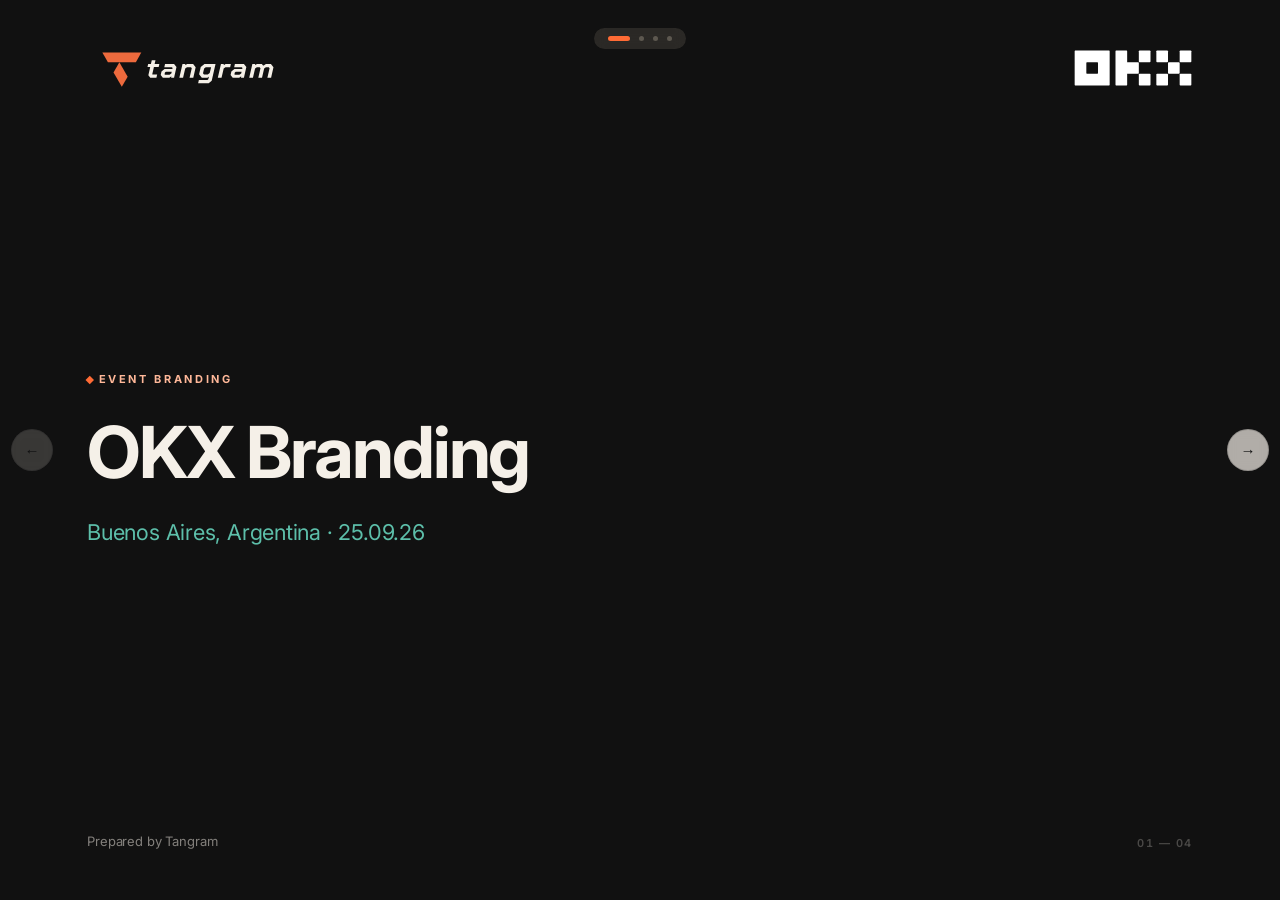
<file: catalog-okx-2026/index.html>
<!DOCTYPE html>
<html lang="en">
<head>
<meta charset="UTF-8">
<meta name="viewport" content="width=device-width, initial-scale=1.0">
<title>Tangram × OKX — Event Branding</title>
<link rel="preconnect" href="https://fonts.googleapis.com">
<link rel="preconnect" href="https://fonts.gstatic.com" crossorigin>
<link href="https://fonts.googleapis.com/css2?family=Inter:wght@300;400;500;600;700;800;900&display=swap" rel="stylesheet">
<style>
  :root{
    --orange:#FF6B35;
    --orange-light:#FFB899;
    --orange-deep:#CC4A1A;
    --mint:#5DBFAA;
    --mint-deep:#3A9A86;
    --paper:#F5F0E8;
    --ink:#111111;
    --dark:#1E1E1E;
    --graphite:#3A3A3A;
    --ink-muted:#57514A;
    --border-light: rgba(17,17,17,0.14);
    --border-dark: rgba(245,240,232,0.18);
    --font: 'Inter', -apple-system, BlinkMacSystemFont, 'Segoe UI', sans-serif;
    --pad-x: 6.8vw;
    --pad-y: 5.4vh;
  }
  *,*::before,*::after{box-sizing:border-box;margin:0;padding:0;-webkit-font-smoothing:antialiased;-moz-osx-font-smoothing:grayscale;}
  html{scroll-behavior:smooth;}
  body{
    font-family:var(--font);
    background:#DAD5CC;
    color:var(--ink);
    line-height:1.5;
    overflow-x:hidden;
  }

  /* ============ DECK — desktop slider ============ */
  @media (min-width:901px){
    html{overflow:hidden;height:100%;}
    body{overflow:hidden;height:100vh;}
    .deck{display:flex;width:calc(100vw * 4);height:100vh;transition:transform .7s cubic-bezier(.215,.61,.355,1);will-change:transform;}
    .slide{width:100vw;height:100vh;flex-shrink:0;}
    .chrome{display:flex;}
  }
  @media (max-width:900px){
    body{overflow-y:auto;height:auto;}
    .deck{display:block;width:100%;}
    .slide{width:100%;min-height:100svh;}
    .chrome{display:none !important;}
    :root{--pad-x:28px;--pad-y:36px;}
  }

  .slide{
    position:relative;
    overflow:hidden;
    display:flex;
    flex-direction:column;
    justify-content:space-between;
    padding:var(--pad-y) var(--pad-x);
  }
  .slide--dark{background:var(--ink);color:var(--paper);}
  .slide--light{background:var(--paper);color:var(--ink);}

  /* ============ shared bits ============ */
  .row{display:flex;align-items:center;justify-content:space-between;width:100%;}
  .mark{
    display:inline-block;width:.5em;height:.5em;background:var(--orange);
    transform:rotate(45deg);margin-right:.55em;flex-shrink:0;
  }
  .mark.mint{background:var(--mint);}
  .mark.muted{background:currentColor;opacity:.35;}

  .tangram-logo-mark{height:40px;width:auto;display:block;flex-shrink:0;align-self:flex-start;}
  .client-logo-mark{height:38px;width:auto;display:block;flex-shrink:0;align-self:flex-start;}

  .eyebrow{
    display:flex;align-items:center;
    font-size:11px;font-weight:700;letter-spacing:.24em;text-transform:uppercase;
    color:var(--orange);
  }
  .eyebrow.on-dark{color:var(--orange-light);}

  .page-index{
    position:absolute;
    right:var(--pad-x);
    bottom:var(--pad-y);
    font-size:11px;font-weight:600;letter-spacing:.14em;
    font-variant-numeric:tabular-nums;
    opacity:.5;
  }

  .footer-caption{
    font-size:13px;font-style:italic;font-weight:400;color:var(--ink-muted);
    white-space:nowrap;line-height:1.55;letter-spacing:-0.01em;
  }
  .slide--dark .footer-caption{color:rgba(245,240,232,.55);}

  /* ============ nav chrome ============ */
  .chrome{position:fixed;z-index:300;align-items:center;}
  .chrome-top{top:28px;left:0;right:0;justify-content:center;pointer-events:none;}
  .dots{display:flex;gap:9px;align-items:center;pointer-events:auto;background:rgba(135,128,115,.22);padding:8px 14px;border-radius:20px;backdrop-filter:blur(6px);}
  .dot{width:5px;height:5px;border-radius:50%;background:rgba(135,128,115,.55);cursor:pointer;transition:all .3s;}
  .dot.active{background:var(--orange);width:22px;border-radius:3px;}
  .chrome-side{top:0;bottom:0;width:64px;justify-content:center;}
  .chrome-side.left{left:0;}
  .chrome-side.right{right:0;}
  .navbtn{
    width:42px;height:42px;border-radius:50%;border:1px solid rgba(17,17,17,.18);
    background:rgba(245,240,232,.7);backdrop-filter:blur(6px);
    display:flex;align-items:center;justify-content:center;cursor:pointer;
    font-size:15px;color:var(--ink);transition:all .2s;pointer-events:auto;
  }
  .navbtn:hover{border-color:var(--orange);color:var(--orange);}
  .navbtn:disabled{opacity:.25;cursor:default;}
  .navbtn:disabled:hover{border-color:rgba(17,17,17,.18);color:var(--ink);}

  /* ============ SLIDE 1 — COVER ============ */
  #s1 .cover-mid{
    flex:1;display:flex;flex-direction:column;justify-content:center;gap:26px;
  }
  #s1 .cover-title{
    font-size:clamp(38px,5.6vw,82px);
    font-weight:700;
    letter-spacing:-0.03em;
    line-height:1.06;
    max-width:16ch;
  }
  #s1 .cover-subtitle{
    font-size:clamp(16px,1.7vw,22px);
    font-weight:400;
    letter-spacing:-0.01em;
    color:var(--mint);
    max-width:34ch;
  }

  /* ============ SLIDE 2 — CATALOG ============ */
  .cat-header{display:flex;flex-direction:column;gap:10px;}
  .cat-title{
    font-size:clamp(28px,3.2vw,46px);
    font-weight:700;
    letter-spacing:-0.03em;
    line-height:1;
  }
  .cat-subtitle{
    font-size:15px;
    color:var(--ink-muted);
    letter-spacing:-0.005em;
  }

  .cat-body{
    flex:1;display:flex;flex-direction:column;gap:1.4vh;
    margin-top:1.4vh;margin-bottom:1vh;min-height:0;
  }

  .cat-placeholder{
    width:100%;
    flex:0 0 auto;
    aspect-ratio:21/6;
    max-height:9vh;
    border:1.5px dashed var(--border-light);
    border-radius:2px;
    background:rgba(17,17,17,.025);
    display:flex;align-items:center;justify-content:center;
    color:var(--ink-muted);
    font-size:11px;font-weight:700;letter-spacing:.16em;text-transform:uppercase;
    text-align:center;
  }

  .cat-image-wrap{
    flex:1;
    min-height:0;
    display:flex;
    align-items:center;
    justify-content:center;
    overflow:hidden;
  }
  .cat-image{
    max-width:100%;
    max-height:100%;
    width:auto;
    height:auto;
    object-fit:contain;
    border-radius:2px;
    display:block;
  }

  .cat-table-wrap{flex:0 0 auto;width:100%;}
  .cat-table{width:100%;border-collapse:collapse;}
  .cat-table col.c-item{width:30%;}
  .cat-table col.c-qty{width:50%;}
  .cat-table col.c-price{width:20%;}
  .cat-table thead th{
    text-align:left;
    font-size:10px;font-weight:700;letter-spacing:.16em;text-transform:uppercase;
    color:var(--ink-muted);
    padding-bottom:8px;
    border-bottom:1px solid var(--border-light);
  }
  .cat-table thead th.c-price-head{text-align:right;}
  .cat-table td{
    padding:8px 0;
    font-size:13px;
    border-bottom:1px solid var(--border-light);
  }
  .cat-table td.item-name{
    font-weight:600;
    letter-spacing:-0.01em;
  }
  .cat-table td.qty{color:var(--ink-muted);}
  .cat-table td.price{
    text-align:right;
    font-weight:600;
    font-variant-numeric:tabular-nums;
    white-space:nowrap;
  }
  .cat-table tbody tr:last-child td{border-bottom:none;}
  .cat-table tbody tr.total-row td{
    font-weight:800;padding-top:14px;
    border-top:2px solid var(--ink);border-bottom:none;
  }
  .cat-table tbody tr.total-row td.price{font-size:15px;}

  .cat-note{
    font-size:11.5px;
    color:var(--ink-muted);
    letter-spacing:-0.005em;
  }

  /* ============ SLIDE 3 — SPECS & REFERENCE PHOTOS ============ */
  .specs-body{
    flex:1;min-height:0;margin-top:0.8vh;
    display:grid;grid-template-columns:repeat(3,1fr);
    gap:1.6vh 1.8vw;align-content:center;
  }
  .specs-card{display:flex;flex-direction:column;gap:7px;}
  .specs-card-image{
    width:100%;height:19vh;
    border:1.5px dashed var(--border-light);border-radius:2px;
    background:rgba(17,17,17,.025);
    display:flex;align-items:center;justify-content:center;
    color:var(--ink-muted);
    font-size:10px;font-weight:700;letter-spacing:.16em;text-transform:uppercase;
    text-align:center;padding:10px;
    overflow:hidden;
  }
  .specs-card-image.has-photo{border-style:solid;border-color:var(--border-light);background:rgba(17,17,17,.02);padding:0;}
  .specs-card-image img{width:100%;height:100%;object-fit:contain;object-position:center;display:block;}
  .specs-card-name{font-size:13.5px;font-weight:700;letter-spacing:-0.01em;}
  .specs-card-spec{font-size:11.5px;color:var(--ink-muted);line-height:1.4;}
  .specs-card-price{font-size:13.5px;font-weight:700;font-variant-numeric:tabular-nums;}

  /* ============ SLIDE 4 — EVENT PRODUCTION ============ */
  .prod-body{
    flex:1;min-height:0;max-width:900px;
    display:flex;flex-direction:column;justify-content:center;
  }
  .prod-table{width:100%;border-collapse:collapse;}
  .prod-table col.p-item{width:24%;}
  .prod-table col.p-desc{width:56%;}
  .prod-table col.p-num{width:20%;}
  .prod-table thead th{
    text-align:left;
    font-size:10px;font-weight:700;letter-spacing:.16em;text-transform:uppercase;
    color:var(--ink-muted);
    padding-bottom:10px;
    border-bottom:1px solid var(--border-light);
  }
  .prod-table thead th.p-num-head{text-align:right;}
  .prod-table td{
    padding:18px 16px 18px 0;
    font-size:14px;
    border-bottom:1px solid var(--border-light);
    vertical-align:top;
  }
  .prod-table td.item-name{font-weight:700;letter-spacing:-0.01em;}
  .prod-table td.desc{color:var(--ink-muted);font-size:13px;line-height:1.55;}
  .prod-table td.num{
    text-align:right;padding-right:0;
    font-weight:600;font-variant-numeric:tabular-nums;white-space:nowrap;
  }
  .prod-table tbody tr:last-child td{border-bottom:none;}

  .prod-total{
    display:flex;align-items:center;justify-content:space-between;
    margin-top:2.2vh;padding-top:2.2vh;border-top:2px solid var(--ink);
  }
  .prod-total-label{
    display:flex;align-items:center;
    font-size:13px;font-weight:700;letter-spacing:.16em;text-transform:uppercase;
    color:var(--ink-muted);
  }
  .prod-total-value{
    font-size:clamp(22px,2.2vw,28px);font-weight:800;letter-spacing:-0.02em;
    font-variant-numeric:tabular-nums;color:var(--ink);
  }

  /* ============ SLIDE 5 — THANK YOU ============ */
  #s5 .close-mid{flex:1;display:flex;flex-direction:column;justify-content:center;gap:18px;}
  #s5 .close-title{
    font-size:clamp(46px,6.4vw,92px);font-weight:700;letter-spacing:-0.03em;line-height:1;
  }
  .close-brand{display:flex;flex-direction:column;align-items:flex-start;gap:22px;}
  .close-logo-link{display:block;transition:opacity .2s;}
  .close-logo-link:hover{opacity:.75;}
  .close-logo-mark{display:block;height:auto;}
  .close-footer{display:flex;flex-direction:column;gap:6px;align-items:flex-start;align-self:flex-start;}
  .close-footer .line1{font-size:13px;font-weight:600;letter-spacing:.02em;}
  .close-footer .line2{font-size:12px;color:rgba(245,240,232,.5);}
  a.line2{text-decoration:none;transition:color .2s;}
  a.line2:hover{color:var(--orange-light);}

  @media (max-width:900px){
    .row{flex-wrap:nowrap;gap:10px;}
    .tangram-logo-mark{height:22px;}
    .client-logo-mark{height:21px;}
    .footer-caption{white-space:normal;}
    .cat-placeholder{aspect-ratio:16/9;max-height:none;}
    .cat-image-wrap{flex:0 0 auto;}
    .cat-image{width:100%;max-width:none;max-height:none;height:auto;}
    .cat-table td{font-size:12px;padding:10px 0;}
    .cat-table col.c-item{width:auto;}
    .cat-table col.c-qty{width:auto;}
    .cat-table col.c-price{width:auto;}
    .specs-body{grid-template-columns:repeat(2,1fr);gap:24px 16px;}
    .specs-card-image{height:22vh;}
    .prod-table col.p-item{width:auto;}
    .prod-table col.p-desc{width:auto;}
    .prod-table col.p-num{width:auto;}
    .prod-table td{padding:14px 10px 14px 0;font-size:13px;}
    .prod-table td.desc{font-size:12px;}
    .prod-total{flex-direction:column;align-items:flex-start;gap:6px;}
  }

  /* ============ print ============ */
  @page{size:landscape;margin:0;}
  @media print{
    *{-webkit-print-color-adjust:exact !important;print-color-adjust:exact !important;}
    html,body{overflow:visible !important;height:auto !important;background:#fff;}
    .chrome{display:none !important;}
    .deck{display:block !important;width:100% !important;height:auto !important;transform:none !important;}
    .slide{
      width:100% !important;height:100vh !important;
      page-break-after:always !important;break-after:page !important;
      overflow:visible !important;
      padding:5.4vh 6.8vw !important;
    }
    .cat-table-wrap{overflow:visible !important;}
    .close-mid, #s1 .cover-mid{flex:1 !important;}
    .row{flex-wrap:nowrap !important;}
  }
</style>
</head>
<body>

  <div class="chrome chrome-top">
    <div class="dots" id="dots"></div>
  </div>
  <div class="chrome chrome-side left"><button class="navbtn" id="prev" onclick="goTo(cur-1)">&#8592;</button></div>
  <div class="chrome chrome-side right"><button class="navbtn" id="next" onclick="goTo(cur+1)">&#8594;</button></div>

  <div class="deck" id="deck">

    <!-- ============ SLIDE 1 — COVER ============ -->
    <section class="slide slide--dark" id="s1">
      <div class="row">
        <img src="assets/tangram-logo.svg" class="tangram-logo-mark" alt="Tangram">
        <img src="assets/okx-logo-white.svg" class="client-logo-mark" alt="OKX">
      </div>

      <div class="cover-mid">
        <div class="eyebrow on-dark"><span class="mark"></span>Event Branding</div>
        <h1 class="cover-title">OKX Branding</h1>
        <p class="cover-subtitle">Buenos Aires, Argentina · 25.09.26</p>
      </div>

      <div class="row">
        <span class="footer-caption" style="color:rgba(245,240,232,.5);font-style:normal;">Prepared by Tangram</span>
      </div>
      <span class="page-index" style="color:rgba(245,240,232,.5)">01 — 04</span>
    </section>

    <!-- ============ SLIDE 2 — CATALOG (hidden for now, repetitive with slide 3) ============
    <section class="slide slide--light" id="s2">
      <div class="cat-header">
        <div class="eyebrow"><span class="mark"></span>Branding Selection</div>
        <h2 class="cat-title">Event Branding Items</h2>
      </div>
      <span class="page-index">02 — 05</span>

      <div class="cat-body">
        <div class="cat-table-wrap">
          <table class="cat-table">
            <colgroup>
              <col class="c-item"><col class="c-qty"><col class="c-price">
            </colgroup>
            <thead>
              <tr>
                <th>Item</th>
                <th>Quantity / Size</th>
                <th class="c-price-head">USD</th>
              </tr>
            </thead>
            <tbody>
              <tr>
                <td class="item-name">Freestanding Logo</td>
                <td class="qty">1 unit · 1.24 m wide (base)</td>
                <td class="price">$1,100</td>
              </tr>
              <tr>
                <td class="item-name">Circular LED Sign</td>
                <td class="qty">1 unit · 60 × 60 cm</td>
                <td class="price">$180</td>
              </tr>
              <tr>
                <td class="item-name">Large Illuminated Cube</td>
                <td class="qty">1 unit · 40 × 40 cm · branded on 2 sides</td>
                <td class="price">$280</td>
              </tr>
              <tr>
                <td class="item-name">Branded Wall Banner</td>
                <td class="qty">3 × 2 m · with portable structure</td>
                <td class="price">$609</td>
              </tr>
              <tr>
                <td class="item-name">Branded Food Picks &amp; Cocktail Stirrers</td>
                <td class="qty">100 units each · Total: 200 units</td>
                <td class="price">$300</td>
              </tr>
              <tr>
                <td class="item-name">White Plastic Coasters</td>
                <td class="qty">100 units</td>
                <td class="price">$125</td>
              </tr>
              <tr>
                <td class="item-name">Agency Fee · 10%</td>
                <td class="qty"></td>
                <td class="price">$259.40</td>
              </tr>
              <tr>
                <td class="item-name">Packaging &amp; Delivery</td>
                <td class="qty">1 service</td>
                <td class="price">$120</td>
              </tr>
              <tr class="total-row">
                <td class="item-name">Total</td>
                <td class="qty"></td>
                <td class="price">USD 2,973.40</td>
              </tr>
            </tbody>
          </table>
        </div>

        <div class="cat-image-wrap">
          <img class="cat-image" src="assets/okx-branding-mockup.png" alt="OKX event branding elements">
        </div>
      </div>
    </section>
    -->

    <!-- ============ SLIDE 3 — SPECS & REFERENCE PHOTOS ============ -->
    <section class="slide slide--light" id="s3">
      <div class="cat-header">
        <div class="eyebrow"><span class="mark"></span>Reference</div>
        <h2 class="cat-title">Branding Items</h2>
      </div>
      <span class="page-index">02 — 04</span>

      <div class="specs-body">
        <div class="specs-card">
          <div class="specs-card-image has-photo"><img src="assets/specs-freestanding-logo.jpg" alt="OKX Freestanding Logo"></div>
          <div class="specs-card-name">Freestanding Logo</div>
          <div class="specs-card-spec">1 unit · 1.24 m wide (base)</div>
          <div class="specs-card-price">$1,100</div>
        </div>
        <div class="specs-card">
          <div class="specs-card-image has-photo"><img src="assets/specs-led-sign.jpg" alt="OKX Circular LED Sign"></div>
          <div class="specs-card-name">Circular LED Sign</div>
          <div class="specs-card-spec">1 unit · 60 × 60 cm</div>
          <div class="specs-card-price">$180</div>
        </div>
        <div class="specs-card">
          <div class="specs-card-image has-photo"><img src="assets/specs-illuminated-cube.jpg" alt="OKX Large Illuminated Cube"></div>
          <div class="specs-card-name">Large Illuminated Cube</div>
          <div class="specs-card-spec">1 unit · 40 × 40 cm · branded on 2 sides</div>
          <div class="specs-card-price">$280</div>
        </div>
        <div class="specs-card">
          <div class="specs-card-image has-photo"><img src="assets/specs-wall-banner.jpg" alt="OKX Branded Wall Banner"></div>
          <div class="specs-card-name">Branded Wall Banner</div>
          <div class="specs-card-spec">3 × 2 m · with portable structure</div>
          <div class="specs-card-price">$609</div>
        </div>
        <div class="specs-card">
          <div class="specs-card-image has-photo"><img src="assets/specs-food-picks-stirrers.jpg" alt="OKX Branded Food Picks and Cocktail Stirrers"></div>
          <div class="specs-card-name">Branded Food Picks &amp; Cocktail Stirrers</div>
          <div class="specs-card-spec">100 units each · Total: 200 units</div>
          <div class="specs-card-price">$300</div>
        </div>
        <div class="specs-card">
          <div class="specs-card-image has-photo"><img src="assets/specs-coasters.jpg" alt="OKX White Plastic Coasters"></div>
          <div class="specs-card-name">White Plastic Coasters</div>
          <div class="specs-card-spec">100 units</div>
          <div class="specs-card-price">$125</div>
        </div>
      </div>
    </section>

    <!-- ============ SLIDE 4 — EVENT PRODUCTION ============ -->
    <section class="slide slide--light" id="s4">
      <div class="cat-header">
        <div class="eyebrow"><span class="mark"></span>Investment</div>
        <h2 class="cat-title">Event Production</h2>
      </div>
      <span class="page-index">03 — 04</span>

      <div class="prod-body">
        <table class="prod-table">
          <colgroup>
            <col class="p-item"><col class="p-desc"><col class="p-num">
          </colgroup>
          <thead>
            <tr>
              <th>Item</th>
              <th>Description</th>
              <th class="p-num-head">USD</th>
            </tr>
          </thead>
          <tbody>
            <tr>
              <td class="item-name">Branding Items</td>
              <td class="desc">Confirmed branding elements — see previous page for the full breakdown.</td>
              <td class="num">$2,594</td>
            </tr>
            <tr>
              <td class="item-name">Packaging &amp; Delivery</td>
              <td class="desc">Packaging, handling and delivery of all confirmed items.</td>
              <td class="num">$120</td>
            </tr>
            <tr>
              <td class="item-name">Agency Fee · 10%</td>
              <td class="desc"></td>
              <td class="num">$259.40</td>
            </tr>
          </tbody>
        </table>

        <div class="prod-total">
          <span class="prod-total-label"><span class="mark"></span>Total</span>
          <span class="prod-total-value">USD 2,973.40</span>
        </div>
      </div>

      <p class="footer-caption">Confirmed order · in production, pending invoice payment.</p>
    </section>

    <!-- ============ SLIDE 5 — THANK YOU ============ -->
    <section class="slide slide--dark" id="s5">
      <span class="page-index" style="color:rgba(245,240,232,.5)">04 — 04</span>

      <div class="close-mid">
        <div class="close-brand">
          <h2 class="close-title">Thanks</h2>
          <a href="https://www.tangram.space" target="_blank" rel="noopener" class="close-logo-link">
            <img src="assets/tangram-logo.svg" class="close-logo-mark" alt="Tangram">
          </a>
        </div>
      </div>

      <div class="close-footer">
        <span class="line1">Prepared by Tangram</span>
        <span class="line2">Marketing Solutions</span>
        <span class="line1" style="margin-top:8px;">info@tangram.space</span>
        <a class="line2" href="https://www.tangram.space" target="_blank" rel="noopener">www.tangram.space</a>
      </div>
    </section>

  </div>

<script>
  var cur = 0;
  var total = document.querySelectorAll('.slide').length;
  var deck = document.getElementById('deck');
  var dotsWrap = document.getElementById('dots');
  for (var i = 0; i < total; i++){
    var d = document.createElement('div');
    d.className = 'dot' + (i === 0 ? ' active' : '');
    d.onclick = (function(idx){ return function(){ goTo(idx); }; })(i);
    dotsWrap.appendChild(d);
  }
  function render(){
    deck.style.transform = window.matchMedia('(min-width:901px)').matches
      ? 'translateX(' + (-cur * 100) + 'vw)'
      : 'none';
    var dots = dotsWrap.querySelectorAll('.dot');
    dots.forEach(function(dot, idx){ dot.classList.toggle('active', idx === cur); });
    document.getElementById('prev').disabled = cur === 0;
    document.getElementById('next').disabled = cur === total - 1;
  }
  function goTo(idx){
    if (idx < 0 || idx > total - 1) return;
    cur = idx;
    render();
    history.replaceState(null, '', '#s' + (cur + 1));
  }
  var slideIds = Array.prototype.map.call(document.querySelectorAll('.slide'), function(s){ return s.id; });
  var initIdx = slideIds.indexOf(location.hash.slice(1));
  if (initIdx > -1) {
    deck.style.transition = 'none';
    cur = initIdx;
    render();
    deck.offsetHeight;
    deck.style.transition = '';
  }
  document.addEventListener('keydown', function(e){
    if (e.key === 'ArrowRight') goTo(cur + 1);
    if (e.key === 'ArrowLeft') goTo(cur - 1);
  });
  render();
  window.addEventListener('resize', render);

  function syncCloseLogoWidth(){
    var title = document.querySelector('#s5 .close-title');
    var logo = document.querySelector('#s5 .close-logo-mark');
    if (title && logo) logo.style.width = title.getBoundingClientRect().width + 'px';
  }
  syncCloseLogoWidth();
  window.addEventListener('resize', syncCloseLogoWidth);
  if (document.fonts && document.fonts.ready) document.fonts.ready.then(syncCloseLogoWidth);
</script>
</body>
</html>
</file>
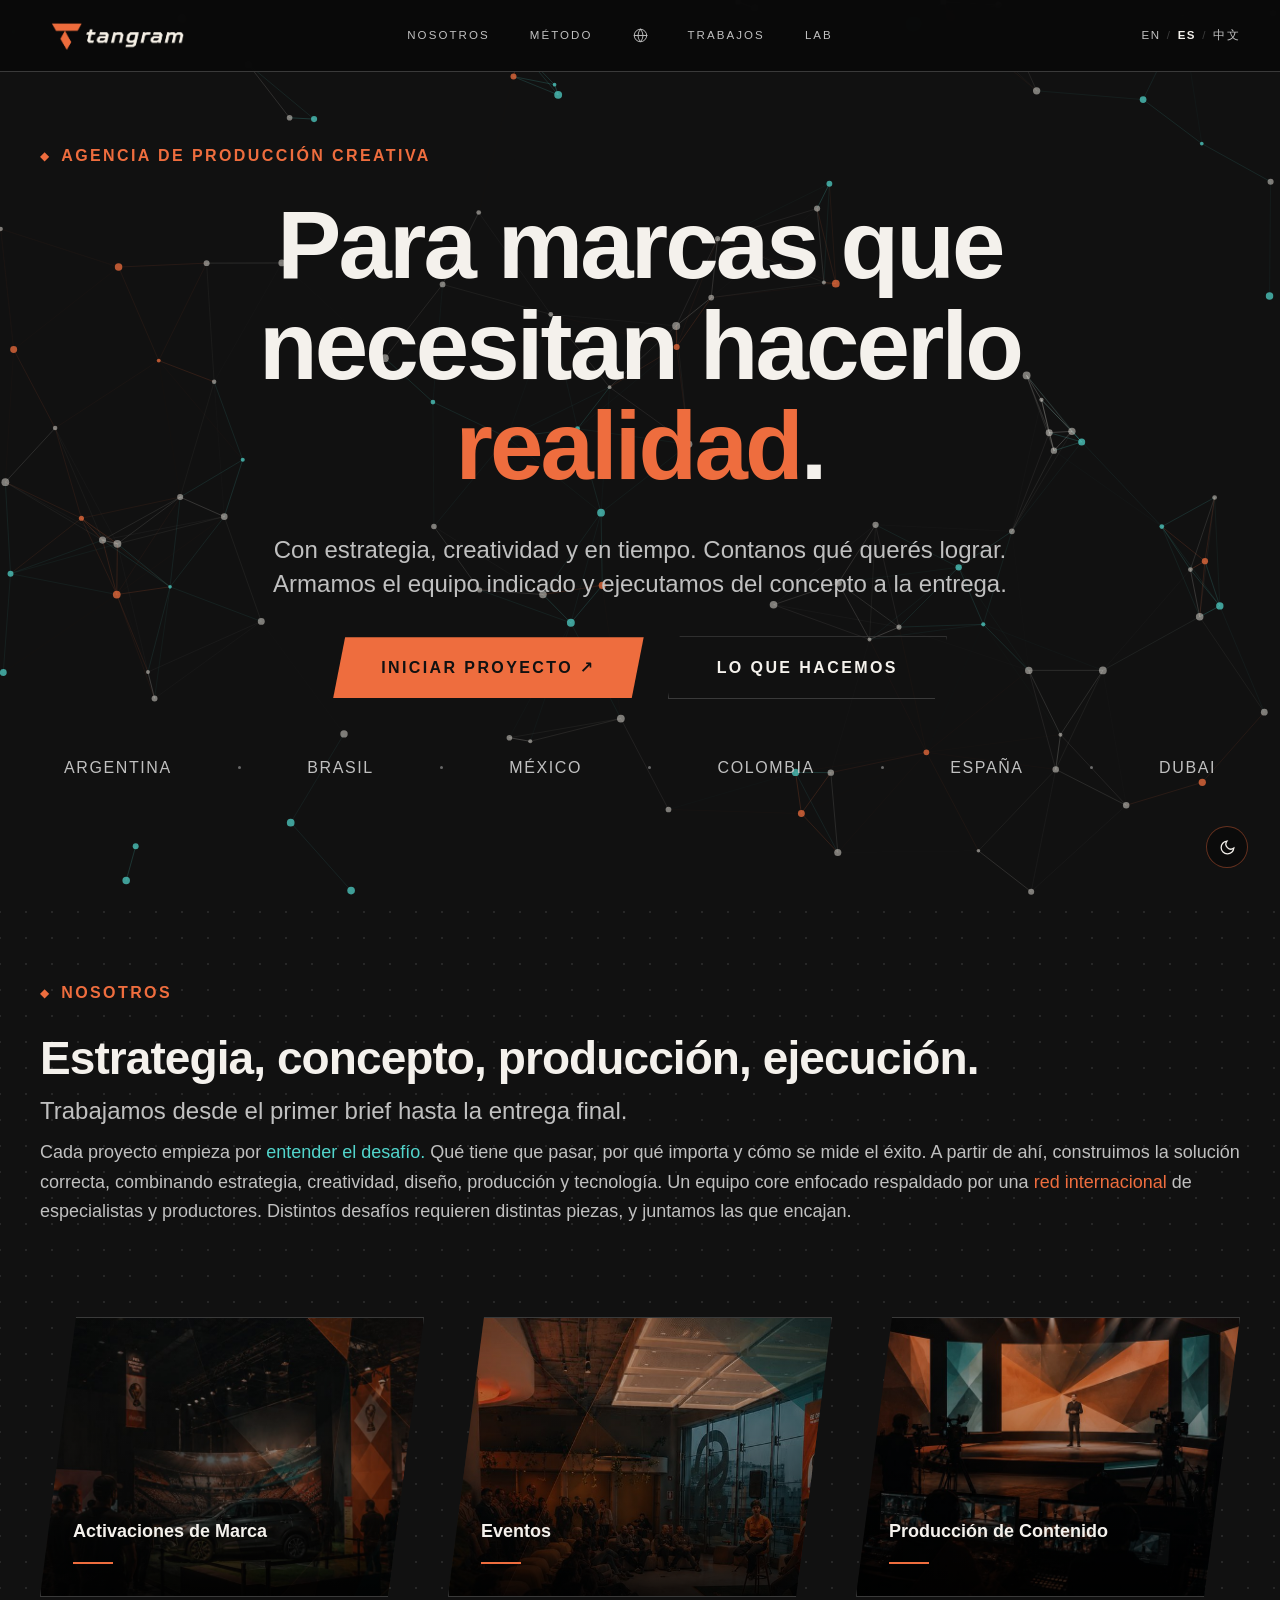
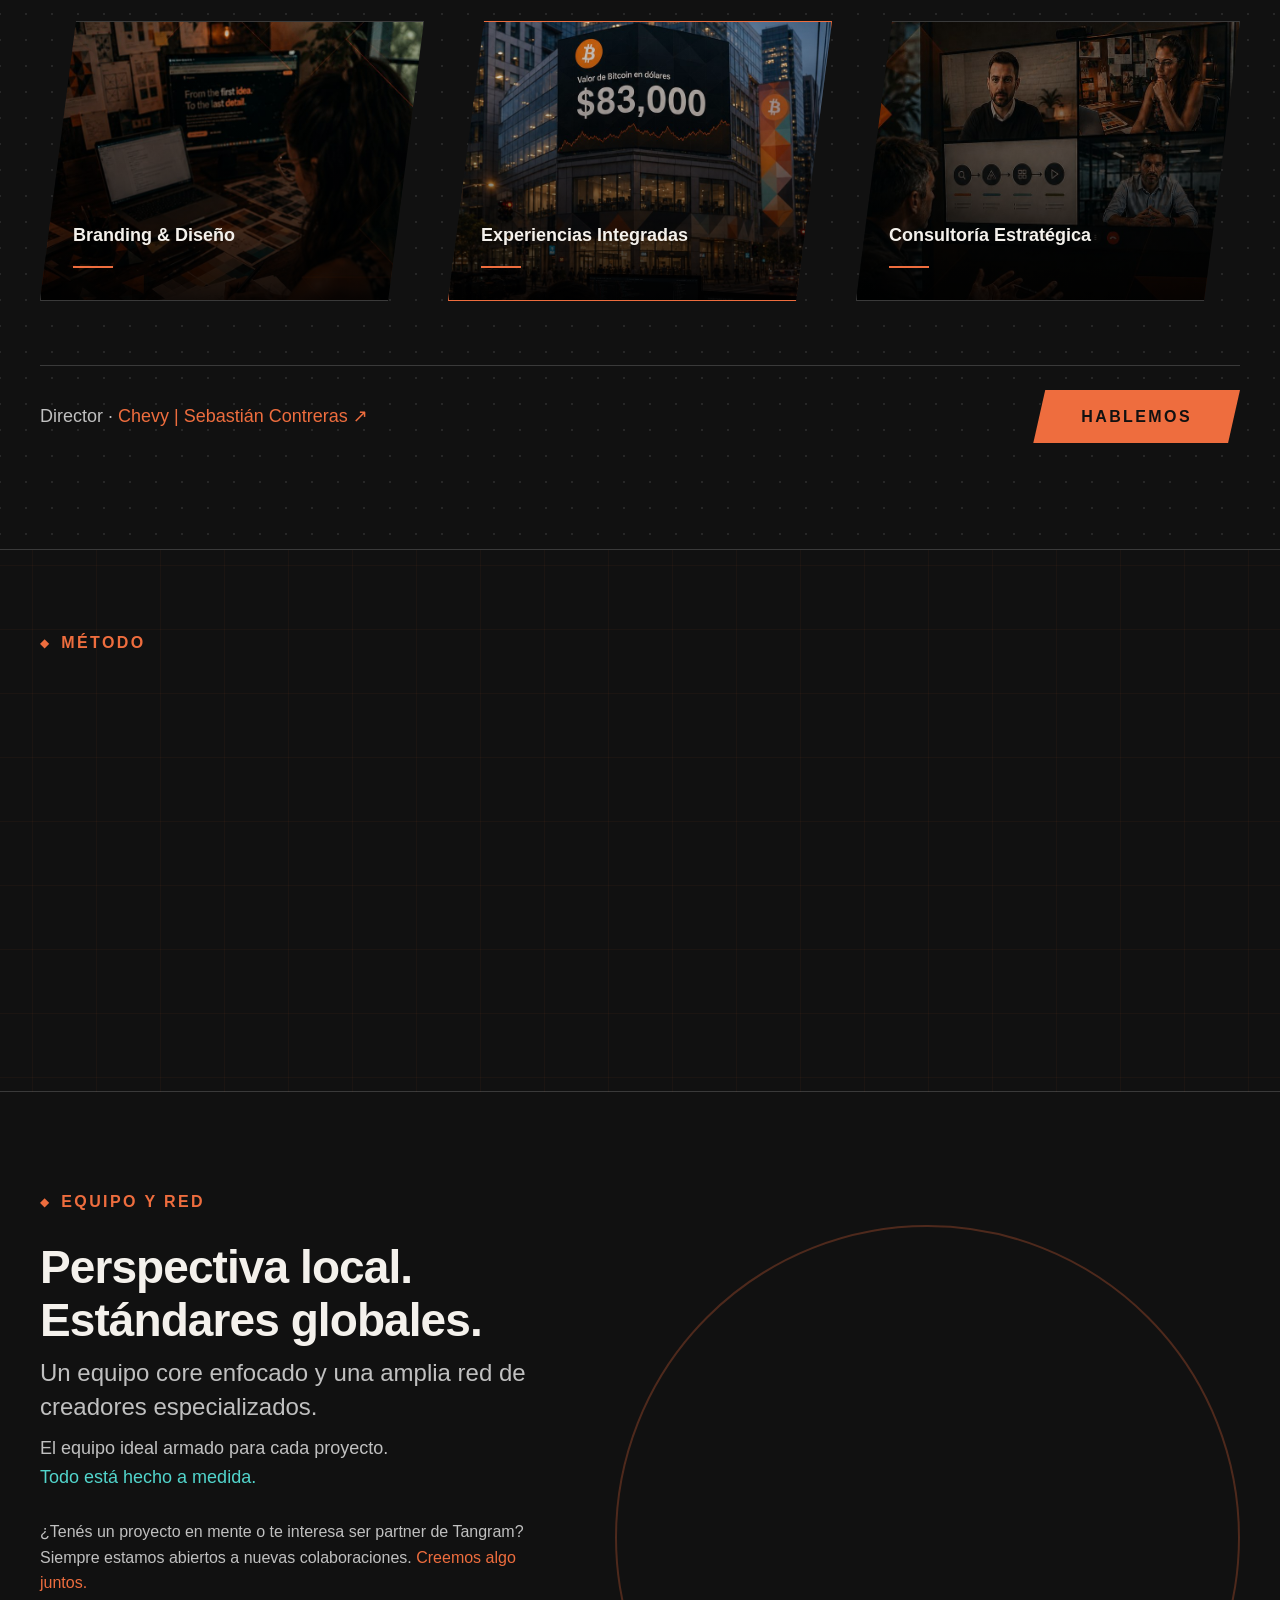
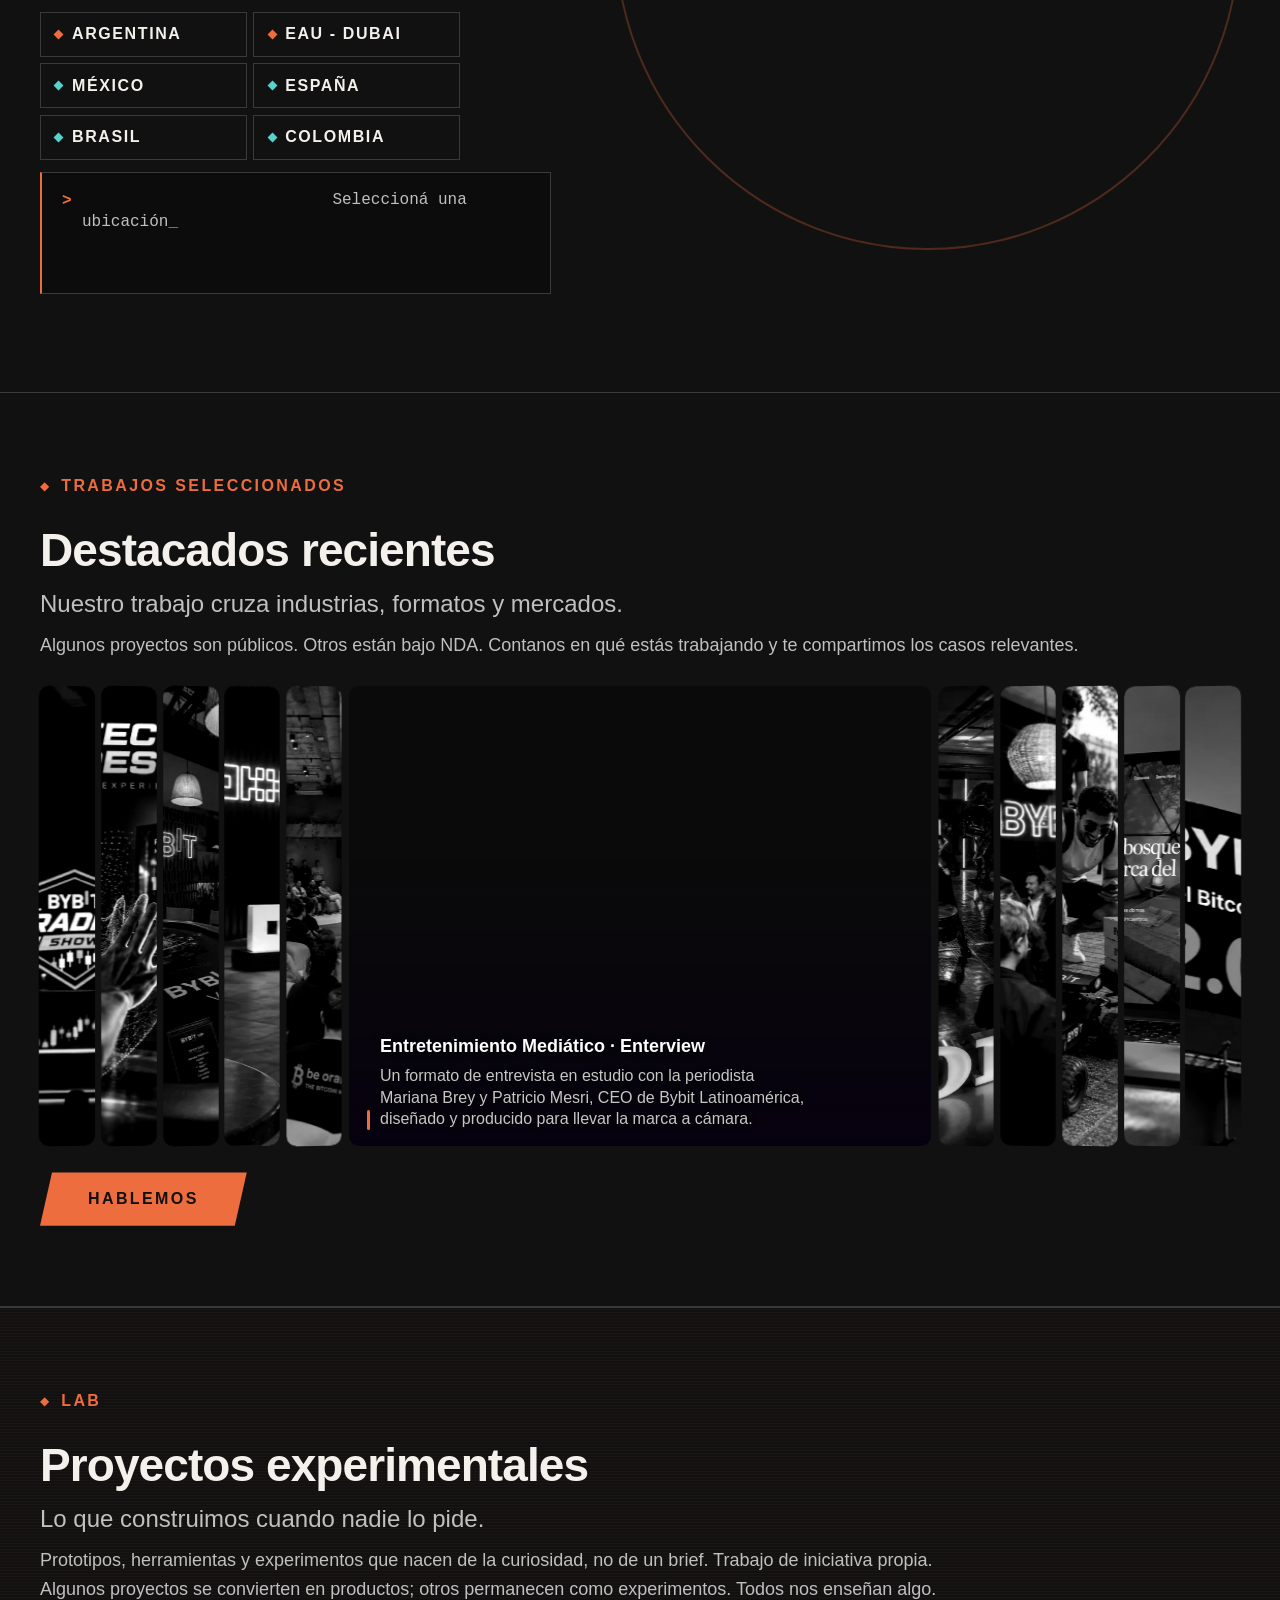
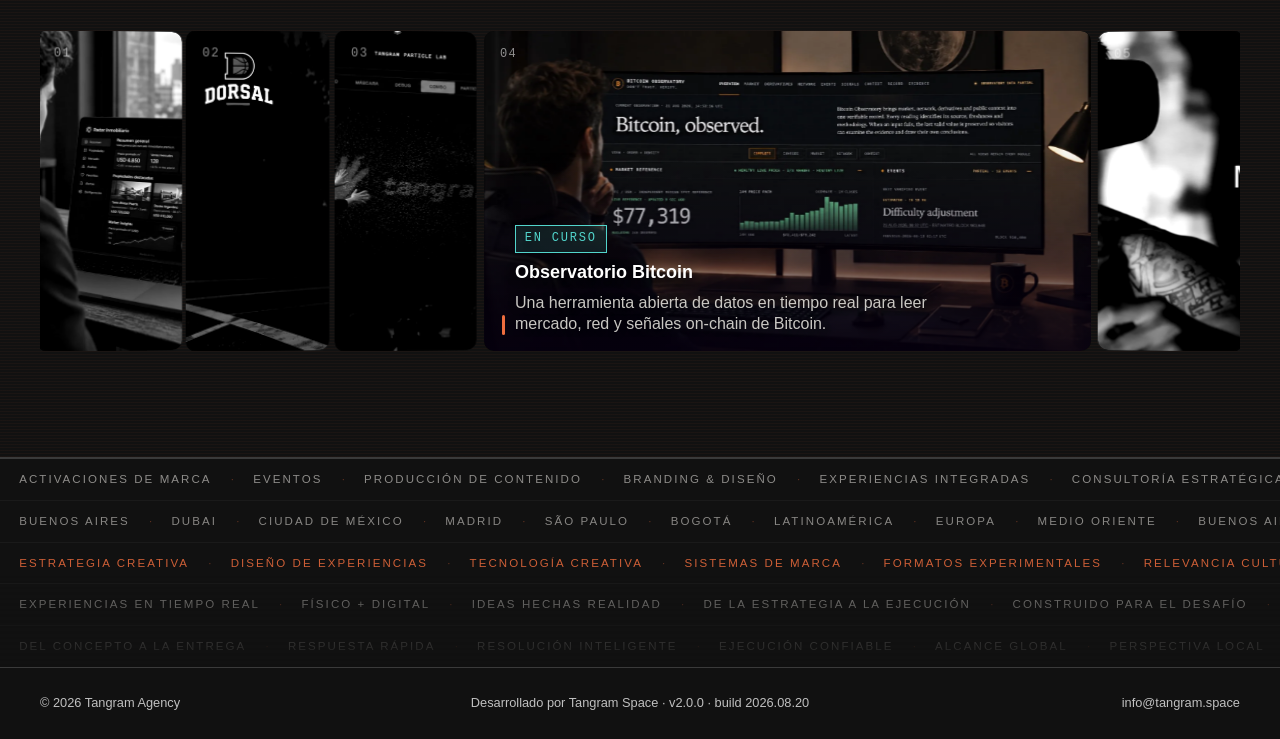
<file: es/index.html>
<!DOCTYPE html>
<html lang="es">

<head>
    <meta charset="UTF-8">
    <meta name="viewport" content="width=device-width, initial-scale=1.0">
    <title>Tangram | Agencia de Producción Creativa en Latinoamérica</title>
    <meta name="description" content="Agencia de producción creativa con base en Latinoamérica y operación en Europa y Dubái: activaciones de marca, eventos y contenido.">
    <meta property="og:type" content="website">
    <meta property="og:site_name" content="Tangram">
    <meta property="og:locale" content="es_ES">
    <meta property="og:url" content="http://staging-tangram-space.s3-website.us-east-2.amazonaws.com/es/index.html">
    <meta property="og:title" content="Tangram | Agencia de Producción Creativa en Latinoamérica">
    <meta property="og:description" content="Agencia de producción creativa con base en Latinoamérica y operación en Europa y Dubái: activaciones de marca, eventos y contenido.">
    <meta property="og:image" content="http://staging-tangram-space.s3-website.us-east-2.amazonaws.com/assets/images/og-cover.jpg">
    <meta property="og:image:width" content="1200">
    <meta property="og:image:height" content="630">
    <meta name="twitter:card" content="summary_large_image">
    <meta name="twitter:title" content="Tangram | Agencia de Producción Creativa en Latinoamérica">
    <meta name="twitter:description" content="Agencia de producción creativa con base en Latinoamérica y operación en Europa y Dubái: activaciones de marca, eventos y contenido.">
    <meta name="twitter:image" content="http://staging-tangram-space.s3-website.us-east-2.amazonaws.com/assets/images/og-cover.jpg">
    <link rel="preload" href="../fonts/TTOctosquares-DemiBold.woff2" as="font" type="font/woff2" crossorigin>
    <link rel="stylesheet" href="../css/styles.css">
    <link rel="icon" type="image/svg+xml" href="../assets/favicon.svg?v=5">
    <link rel="apple-touch-icon" sizes="180x180" href="../assets/apple-touch-icon.png?v=5">
    <link rel="icon" type="image/png" sizes="32x32" href="../assets/favicon-32x32.png?v=5">
    <link rel="icon" type="image/png" sizes="16x16" href="../assets/favicon-16x16.png?v=5">
    <link rel="icon" href="../assets/favicon.ico?v=5" type="image/x-icon">
    <!-- SEO:AUTOGENERATED START (source of truth: seo.config.json + build-seo.js — do not hand-edit) -->
    <link rel="canonical" href="http://staging-tangram-space.s3-website.us-east-2.amazonaws.com/es/index.html">
    <link rel="alternate" hreflang="en" href="http://staging-tangram-space.s3-website.us-east-2.amazonaws.com/">
    <link rel="alternate" hreflang="es" href="http://staging-tangram-space.s3-website.us-east-2.amazonaws.com/es/index.html">
    <link rel="alternate" hreflang="zh" href="http://staging-tangram-space.s3-website.us-east-2.amazonaws.com/zh/index.html">
    <link rel="alternate" hreflang="x-default" href="http://staging-tangram-space.s3-website.us-east-2.amazonaws.com/">
    <meta name="robots" content="noindex, nofollow">
    <script type="application/ld+json">
{
    "@context": "https://schema.org",
    "@graph": [
        {
            "@type": "Organization",
            "@id": "http://staging-tangram-space.s3-website.us-east-2.amazonaws.com/#organization",
            "name": "Tangram",
            "url": "http://staging-tangram-space.s3-website.us-east-2.amazonaws.com/",
            "logo": "http://staging-tangram-space.s3-website.us-east-2.amazonaws.com/assets/images/logo.png",
            "alternateName": [
                "Tangram Space",
                "Tangram Agency"
            ],
            "description": "Tangram es una agencia de producción creativa con base en Latinoamérica y operación en Europa y Dubái: activaciones de marca, eventos y producción de contenido.",
            "areaServed": [
                "Latin America",
                "Europe",
                "Middle East"
            ],
            "knowsAbout": [
                "Brand activations",
                "Events",
                "Content production",
                "Branding and design",
                "Integrated experiences",
                "Strategic consulting"
            ],
            "knowsLanguage": [
                "en",
                "es",
                "zh"
            ],
            "email": "info@tangram.space",
            "contactPoint": [
                {
                    "@type": "ContactPoint",
                    "contactType": "sales",
                    "email": "info@tangram.space",
                    "availableLanguage": [
                        "en",
                        "es",
                        "zh"
                    ]
                },
                {
                    "@type": "ContactPoint",
                    "contactType": "partnerships",
                    "email": "info@tangram.space",
                    "availableLanguage": [
                        "en",
                        "es",
                        "zh"
                    ]
                }
            ],
            "sameAs": [
                "https://www.linkedin.com/company/tangram-marketing-agency"
            ],
            "location": [
                {
                    "@type": "Place",
                    "name": "Argentina",
                    "description": "Proyectos de gran escala. Activaciones de marca, mappings, producción virtual, dirección creativa y gestión integral de proyectos.",
                    "address": {
                        "@type": "PostalAddress",
                        "addressCountry": "AR"
                    },
                    "additionalProperty": {
                        "@type": "PropertyValue",
                        "name": "Role",
                        "value": "Sede Central"
                    }
                },
                {
                    "@type": "Place",
                    "name": "EAU - Dubai",
                    "description": "Luces, mapping, shows y eventos. Estudio asociado: Cocolife. Estudio creativo de arte, entretenimiento y diseño visual disruptivo.",
                    "address": {
                        "@type": "PostalAddress",
                        "addressCountry": "AE",
                        "addressLocality": "Dubai"
                    },
                    "additionalProperty": {
                        "@type": "PropertyValue",
                        "name": "Role",
                        "value": "Sede Central"
                    }
                },
                {
                    "@type": "Place",
                    "name": "México",
                    "description": "Producción 100% llave en mano. Ejecución local completa del concepto a la entrega.",
                    "address": {
                        "@type": "PostalAddress",
                        "addressCountry": "MX"
                    },
                    "additionalProperty": {
                        "@type": "PropertyValue",
                        "name": "Role",
                        "value": "Partner"
                    }
                },
                {
                    "@type": "Place",
                    "name": "España",
                    "description": "Experiencias a gran escala y producción de merchandise premium.",
                    "address": {
                        "@type": "PostalAddress",
                        "addressCountry": "ES"
                    },
                    "additionalProperty": {
                        "@type": "PropertyValue",
                        "name": "Role",
                        "value": "Partner"
                    }
                },
                {
                    "@type": "Place",
                    "name": "Brasil",
                    "description": "Productores y proveedores locales para costos competitivos y ejecución confiable.",
                    "address": {
                        "@type": "PostalAddress",
                        "addressCountry": "BR"
                    },
                    "additionalProperty": {
                        "@type": "PropertyValue",
                        "name": "Role",
                        "value": "Productor Local"
                    }
                },
                {
                    "@type": "Place",
                    "name": "Colombia",
                    "description": "Productores y proveedores locales para costos competitivos y ejecución confiable.",
                    "address": {
                        "@type": "PostalAddress",
                        "addressCountry": "CO"
                    },
                    "additionalProperty": {
                        "@type": "PropertyValue",
                        "name": "Role",
                        "value": "Productor Local"
                    }
                }
            ]
        },
        {
            "@type": "WebSite",
            "@id": "http://staging-tangram-space.s3-website.us-east-2.amazonaws.com/#website",
            "url": "http://staging-tangram-space.s3-website.us-east-2.amazonaws.com/",
            "name": "Tangram",
            "inLanguage": [
                "en",
                "es",
                "zh"
            ],
            "publisher": {
                "@id": "http://staging-tangram-space.s3-website.us-east-2.amazonaws.com/#organization"
            }
        }
    ]
}
    </script>
<!-- SEO:AUTOGENERATED END -->
</head>

<body>

    <header class="site-header">
        <div class="logo">
            <picture><source srcset="../assets/images/logo.webp" type="image/webp"><img src="../assets/images/logo.png" alt="Tangram Logo" width="1450" height="482"></picture>
        </div>
        <nav class="nav-main">
            <div class="nav-main-side">
                <a href="#about" class="nav-link">Nosotros</a>
                <a href="#methodology" class="nav-link">Método</a>
            </div>
            <a href="#team" class="nav-link nav-globe" title="Red"><svg xmlns="http://www.w3.org/2000/svg" width="15" height="15" viewBox="0 0 24 24" fill="none" stroke="currentColor" stroke-width="1.5" stroke-linecap="round" stroke-linejoin="round" aria-hidden="true"><circle cx="12" cy="12" r="10"/><line x1="2" y1="12" x2="22" y2="12"/><path d="M12 2a15.3 15.3 0 0 1 4 10 15.3 15.3 0 0 1-4 10 15.3 15.3 0 0 1-4-10 15.3 15.3 0 0 1 4-10z"/></svg></a>
            <div class="nav-main-side">
                <a href="#portfolio" class="nav-link">Trabajos</a>
                <a href="#lab" class="nav-link">Lab</a>
            </div>
        </nav>
        <div class="nav-right">
            <button class="hamburger-btn" id="hamburger-btn" aria-label="Abrir menú" aria-expanded="false">
                <span class="bar"></span>
                <span class="bar"></span>
                <span class="bar"></span>
            </button>
            <div class="nav-lang-group">
                <a href="/" class="nav-lang-item">EN</a>
                <span class="nav-lang-sep">/</span>
                <span class="nav-lang-active">ES</span>
                <span class="nav-lang-sep">/</span>
                <a href="/zh/index.html" class="nav-lang-item">中文</a>
            </div>
        </div>
    </header>

    <main>
        <!-- Hero -->
        <section class="hero" id="hero">
            <canvas id="hero-canvas" aria-hidden="true"></canvas>
            <div class="container">
                <div class="hero-content">
                    <p class="section-kicker hero-reveal"><span class="eyebrow-diamond">◆</span> Agencia de Producción Creativa</p>
                    <div class="hero-content-inner">
                        <h1 class="hero-title hero-reveal">
                            <span class="hero-title-line1">Para marcas que</span><br>necesitan hacerlo <span class="accent-orange">realidad</span>.
                        </h1>
                        <p class="section-lead hero-subtitle hero-reveal">Con estrategia, creatividad y en tiempo. Contanos qué querés lograr.<br>Armamos el equipo indicado y ejecutamos del concepto a la entrega.</p>
                        <div class="hero-ctas hero-reveal">
                            <a href="#contact" class="btn-primary" id="open-contact-modal-hero">Iniciar Proyecto ↗</a>
                            <a href="#about" class="btn-hero-secondary">Lo que hacemos</a>
                        </div>
                        <a href="#team" class="credit-line hero-locations hero-reveal">
                            <span>Argentina</span>
                            <span class="loc-sep"></span>
                            <span>Brasil</span>
                            <span class="loc-sep"></span>
                            <span>México</span>
                            <span class="loc-sep"></span>
                            <span>Colombia</span>
                            <span class="loc-sep"></span>
                            <span>España</span>
                            <span class="loc-sep"></span>
                            <span>Dubai</span>
                        </a>
                    </div>
                </div>
            </div>
            <a href="#about" class="hero-scroll-hint" aria-label="Scroll"><span class="scroll-chevron"></span></a>
        </section>

        <!-- About -->
        <section class="about section-padding" id="about">
            <div class="container about-grid">
                <div class="about-text">
                    <p class="section-kicker"><span class="eyebrow-diamond">◆</span> Nosotros</p>
                    <h2 class="section-title">Estrategia, concepto, producción, ejecución.</h2>
                    <p class="section-lead">Trabajamos desde el primer brief hasta la entrega final.</p>
                    <p class="body">
                        Cada proyecto empieza por <span class="text-teal">entender el desafío.</span> Qué tiene que pasar, por qué importa y cómo se mide el éxito. A partir de ahí, construimos la solución correcta, combinando estrategia, creatividad, diseño, producción y tecnología. Un equipo core enfocado respaldado por una <span class="text-orange">red internacional</span> de especialistas y productores. Distintos desafíos requieren distintas piezas, y juntamos las que encajan.
                    </p>
                </div>
                <div class="services-grid" id="services">
                    <div class="service-card card-activations-lab">
                        <h3>Activaciones de Marca</h3>
                        <p>Convertimos los objetivos de marca en experiencias con las que la gente puede interactuar. Del concepto a la ejecución, cada activación se construye en torno a un propósito claro, conectando creatividad, touchpoints físicos y digitales, e impacto medible.</p>
                    </div>
                    <div class="service-card card-events">
                        <h3>Eventos</h3>
                        <p>Creamos eventos como experiencias completas de marca. Del concepto y el journey del invitado a la producción y ejecución, cada elemento está diseñado en función del objetivo. De encuentros íntimos a producciones de gran escala para 50 a 5.000 personas.</p>
                    </div>
                    <div class="service-card card-audiovisual">
                        <h3>Producción de Contenido</h3>
                        <p>Desarrollamos y producimos contenido construido en torno a marcas, productos y audiencias. De conceptos creativos y formatos hasta la filmación, motion y postproducción. Original o adaptado, siempre diseñado para donde tiene que vivir.</p>
                    </div>
                    <div class="service-card card-branding-design">
                        <h3>Branding & Diseño</h3>
                        <p>Creamos identidades visuales y sistemas de diseño que funcionan en entornos digitales y físicos. De 2D, 3D y motion a merchandising, señalética y espacios. Un lenguaje visual coherente en cada punto de contacto.</p>
                    </div>
                    <div class="service-card card-experiences">
                        <h3 class="text-accent">Experiencias Integradas</h3>
                        <p>Conectamos estrategia, creatividad, diseño, tecnología y producción para construir experiencias en entornos físicos y digitales. Distintas disciplinas trabajando juntas como una sola idea conectada.</p>
                    </div>
                    <div class="service-card card-consulting">
                        <h3>Consultoría Estratégica</h3>
                        <p>Ayudamos a convertir desafíos complejos en proyectos claros y ejecutables. De la definición de objetivos y oportunidades a la arquitectura del proyecto, KPIs, presupuestos, tiempos y el equipo indicado para hacerlo posible.</p>
                    </div>
                </div>
                <div class="body about-director">
                    <span>Director · <button type="button" class="director-link" id="open-dir-modal">Chevy | Sebastián Contreras ↗</button></span>
                    <button type="button" class="btn-primary" id="open-contact-modal-about">Hablemos</button>
                </div>
            </div>
        </section>

        <!-- How We Work -->
        <section class="methodology section-padding" id="methodology">
            <div class="container">
                <p class="section-kicker"><span class="eyebrow-diamond">◆</span> Método</p>
                <div class="method-content">
                    <h2 class="section-title method-reveal">Lo que nos hace diferentes</h2>
                    <p class="section-lead method-reveal">Cada proyecto empieza desde el desafío, no desde un catálogo de servicios.</p>
                    <p class="body method-reveal">Según lo que requiera, incorporamos las capacidades, personas, partners y tecnologías adecuadas.<br>Distintos desafíos requieren distintas piezas. Cada proyecto define su propia forma.</p>
                </div>
                <div class="method-stages method-reveal" aria-hidden="true">
                    <span class="m-stage" data-stage="understand">Entender</span>
                    <span class="m-stage-sep"><svg viewBox="0 0 28 12" preserveAspectRatio="none"><path class="sep-line" d="M1 6 H21"/><path class="sep-head" d="M19 1.5 L26.5 6 L19 10.5 Z"/></svg></span>
                    <span class="m-stage" data-stage="create">Crear</span>
                    <span class="m-stage-sep"><svg viewBox="0 0 28 12" preserveAspectRatio="none"><path class="sep-line" d="M1 6 H21"/><path class="sep-head" d="M19 1.5 L26.5 6 L19 10.5 Z"/></svg></span>
                    <span class="m-stage" data-stage="build">Construir</span>
                    <span class="m-stage-sep"><svg viewBox="0 0 28 12" preserveAspectRatio="none"><path class="sep-line" d="M1 6 H21"/><path class="sep-head" d="M19 1.5 L26.5 6 L19 10.5 Z"/></svg></span>
                    <span class="m-stage" data-stage="deliver">Entregar</span>
                </div>
                <div class="method-content">
                    <ul class="method-values method-reveal">
                        <li><span class="mv-text" data-text="Respuesta rápida."></span><span class="mv-caret">_</span></li>
                        <li><span class="mv-text" data-text="Resolución inteligente."></span><span class="mv-caret">_</span></li>
                        <li><span class="mv-text" data-text="Ejecución confiable."></span><span class="mv-caret">_</span></li>
                    </ul>
                </div>
            </div>
        </section>

        <!-- Team & Global -->
        <section class="team section-padding" id="team">
            <div class="container">
                <div class="team-split">
                    <!-- IZQUIERDA: label + tagline + descripción + city cards -->
                    <div class="team-left">
                        <p class="section-kicker"><span class="eyebrow-diamond">◆</span> Equipo y Red</p>
                        <h2 class="section-title">Perspectiva local.<br>Estándares globales.</h2>
                        <p class="section-lead">Un equipo core enfocado y una amplia red de creadores especializados.</p>
                        <p class="body">El equipo ideal armado para cada proyecto.<br><span class="text-teal">Todo está hecho a medida.</span></p>
                        <p class="dir-modal-sub">¿Tenés un proyecto en mente o te interesa ser partner de Tangram? Siempre estamos abiertos a nuevas colaboraciones. <a href="#contact" class="text-orange" data-open-contact>Creemos algo juntos.</a></p>
                        <div class="city-cards">
                            <button type="button" class="city-card" data-city="baires" data-type="hq" data-role="Sede Central" data-text="Proyectos de gran escala. Activaciones de marca, mappings, producción virtual, dirección creativa y gestión integral de proyectos.">
                                <span class="city-dot"></span><span class="city-card-name team-location-label">Argentina</span>
                            </button>
                            <button type="button" class="city-card" data-city="dubai" data-type="hq" data-role="Sede Central" data-text="Luces, mapping, shows y eventos. Estudio asociado: Cocolife. Estudio creativo de arte, entretenimiento y diseño visual disruptivo." data-link-word="Cocolife" data-link-href="https://cocolife.fun/">
                                <span class="city-dot"></span><span class="city-card-name team-location-label">EAU - Dubai</span>
                            </button>
                            <button type="button" class="city-card" data-city="mexico" data-type="partner" data-role="Partner" data-text="Producción 100% llave en mano. Ejecución local completa del concepto a la entrega.">
                                <span class="city-dot"></span><span class="city-card-name team-location-label">México</span>
                            </button>
                            <button type="button" class="city-card" data-city="iberia" data-type="partner" data-role="Partner" data-text="Experiencias a gran escala y producción de merchandise premium.">
                                <span class="city-dot"></span><span class="city-card-name team-location-label">España</span>
                            </button>
                            <button type="button" class="city-card" data-city="brasil" data-type="local" data-role="Productor Local" data-text="Productores y proveedores locales para costos competitivos y ejecución confiable.">
                                <span class="city-dot"></span><span class="city-card-name team-location-label">Brasil</span>
                            </button>
                            <button type="button" class="city-card" data-city="colombia" data-type="local" data-role="Productor Local" data-text="Productores y proveedores locales para costos competitivos y ejecución confiable.">
                                <span class="city-dot"></span><span class="city-card-name team-location-label">Colombia</span>
                            </button>
                        </div>
                        <div class="map-readout" id="map-readout" data-idle="Seleccioná una ubicación">
                            <span class="readout-prompt">&gt;</span>
                            <span class="readout-body"><span class="readout-head team-location-label"></span><span class="readout-text"></span><span class="readout-caret">_</span></span>
                        </div>
                    </div>
                    <!-- DERECHA: globe -->
                    <div class="team-map-container">
                        <div class="globe-ascii"></div>
                    </div>
                </div>
            </div>
        </section>

        <!-- Portfolio -->
        <section class="portfolio section-padding" id="portfolio">
            <div class="container">
                <p class="section-kicker"><span class="eyebrow-diamond">◆</span> Trabajos Seleccionados</p>
                <div class="content">
                    <h2 class="section-title">Destacados recientes</h2>
                    <p class="section-lead">Nuestro trabajo cruza industrias, formatos y mercados.</p>
                    <p class="body">Algunos proyectos son públicos. Otros están bajo NDA. Contanos en qué estás trabajando y te compartimos los casos relevantes.</p>
                    <div class="ag-gallery" role="region" aria-label="Trabajos seleccionados">
                        <a class="ag-panel" tabindex="0" aria-label="Bybit Trading Show · Buenos Aires" href="/tradingshow/">
                            <span class="ag-frame"><span class="ag-media"><picture><source srcset="../assets/images/cases/bybit-trading-show.webp" type="image/webp"><img src="../assets/images/cases/bybit-trading-show.jpg" alt="Escenario del Bybit Trading Show, evento de Bybit en Buenos Aires: pantallas LED con los cuatro equipos y el escudo del evento" width="1400" height="788" loading="lazy" decoding="async"></picture></span><span class="ag-overlay" aria-hidden="true"></span></span>
                            <span class="lab-panel-info" aria-hidden="true"><span class="ag-bar"></span><span class="lab-panel-body"><span class="lab-panel-name">Bybit Trading Show · Buenos Aires</span><span class="lab-panel-desc">Un campeonato de trading en vivo para la comunidad cripto: pulseras NFC, trading simulado en pantallas LED y una final con 8 competidores. Ver galería de fotos &#8599;</span></span></span>
                        </a>
                        <div class="ag-panel" role="button" tabindex="0" aria-label="Perfect Trades">
                            <span class="ag-frame"><span class="ag-media"><picture><source srcset="../assets/images/cases/perfect-trades.webp" type="image/webp"><img src="../assets/images/cases/perfect-trades.jpg" alt="Perfect Trades, juego de trading controlado por movimiento: una mano interactuando con una pantalla de Long/Short" width="1200" height="1200" loading="lazy" decoding="async"></picture></span><span class="ag-overlay" aria-hidden="true"></span></span>
                            <span class="lab-panel-info" aria-hidden="true"><span class="ag-bar"></span><span class="lab-panel-body"><span class="lab-panel-name">Perfect Trades</span><span class="lab-panel-desc">Un juego de trading interactivo, controlado por movimiento, donde los jugadores predicen movimientos del mercado, suman puntos y descubren los hechos históricos reales detrás de cada operación.</span></span></span>
                        </div>
                        <div class="ag-panel" role="button" tabindex="0" aria-label="Evento VIP Temático · México">
                            <span class="ag-frame"><span class="ag-media"><picture><source srcset="../assets/images/cases/bybit-poker.webp" type="image/webp"><img src="../assets/images/cases/bybit-poker.jpg" alt="Noche de póker VIP de Bybit en México: activación de marca y evento para la comunidad de Bybit" width="600" height="800" loading="lazy" decoding="async"></picture></span><span class="ag-overlay" aria-hidden="true"></span></span>
                            <span class="lab-panel-info" aria-hidden="true"><span class="ag-bar"></span><span class="lab-panel-body"><span class="lab-panel-name">Evento VIP Temático · México</span><span class="lab-panel-desc">Una noche de póker de marca diseñada para transformar comunidad en una experiencia memorable.</span></span></span>
                        </div>
                        <div class="ag-panel" role="button" tabindex="0" aria-label="Branding para Evento Corporativo">
                            <span class="ag-frame"><span class="ag-media"><picture><source srcset="../assets/images/cases/okx-branding-event.webp" type="image/webp"><img src="../assets/images/cases/okx-branding-event.jpg" alt="Montaje de evento con la marca OKX: backdrop, letras luminosas, menú, posavasos y servilletas con branding en una terraza al atardecer" width="1400" height="779" loading="lazy" decoding="async"></picture></span><span class="ag-overlay" aria-hidden="true"></span></span>
                            <span class="lab-panel-info" aria-hidden="true"><span class="ag-bar"></span><span class="lab-panel-body"><span class="lab-panel-name">Branding para Evento Corporativo</span><span class="lab-panel-desc">Una propuesta de branding a medida para que la identidad de OKX destaque en el evento, equilibrando impacto visual, calidad de materiales y presupuesto del cliente.</span></span></span>
                        </div>
                        <div class="ag-panel" role="button" tabindex="0" aria-label="Conferencia Bitcoin · Be Orange Uruguay">
                            <span class="ag-frame"><span class="ag-media"><picture><source srcset="../assets/images/cases/be-orange.webp" type="image/webp"><img src="../assets/images/cases/be-orange.jpg" alt="Producción de la conferencia de Bitcoin y Web3 de Be Orange" width="546" height="800" loading="lazy" decoding="async"></picture></span><span class="ag-overlay" aria-hidden="true"></span></span>
                            <span class="lab-panel-info" aria-hidden="true"><span class="ag-bar"></span><span class="lab-panel-body"><span class="lab-panel-name">Conferencia Bitcoin · Be Orange Uruguay</span><span class="lab-panel-desc">Un encuentro Bitcoin que unió conversación, comunidad y una identidad visual clara.</span></span></span>
                        </div>
                        <a class="ag-panel" tabindex="0" aria-label="Entretenimiento Mediático · Enterview" href="https://www.instagram.com/reels/DTsj3qkkcLk/" target="_blank" rel="noopener">
                            <span class="ag-frame"><span class="ag-media"><picture><source srcset="../assets/images/cases/bybit-enterview.webp" type="image/webp"><img src="../assets/images/cases/bybit-enterview.jpg" alt="Producción de contenido: entrevista con la periodista Mariana Brey y Patricio Mesri, CEO de Bybit Latinoamérica" width="600" height="800" loading="lazy" decoding="async"></picture></span><span class="ag-overlay" aria-hidden="true"></span></span>
                            <span class="lab-panel-info" aria-hidden="true"><span class="ag-bar"></span><span class="lab-panel-body"><span class="lab-panel-name">Entretenimiento Mediático · Enterview</span><span class="lab-panel-desc">Un formato de entrevista en estudio con la periodista Mariana Brey y Patricio Mesri, CEO de Bybit Latinoamérica, diseñado y producido para llevar la marca a cámara.</span></span></span>
                        </a>
                        <div class="ag-panel" role="button" tabindex="0" aria-label="Show de Luces LED Sincronizado">
                            <span class="ag-frame"><span class="ag-media"><picture><source srcset="../assets/images/cases/volvo.webp" type="image/webp"><img src="../assets/images/cases/volvo.jpg" alt="Show de luces del stand de Volvo en una expo" width="600" height="800" loading="lazy" decoding="async"></picture></span><span class="ag-overlay" aria-hidden="true"></span></span>
                            <span class="lab-panel-info" aria-hidden="true"><span class="ag-bar"></span><span class="lab-panel-body"><span class="lab-panel-name">Show de Luces LED Sincronizado</span><span class="lab-panel-desc">Una performance sincronizada de luces y percusión creada para el nuevo concept store de Volvo.</span></span></span>
                        </div>
                        <div class="ag-panel" role="button" tabindex="0" aria-label="Lanzamiento de Card & Pay · Brasil y México">
                            <span class="ag-frame"><span class="ag-media"><picture><source srcset="../assets/images/cases/bybit-card.webp" type="image/webp"><img src="../assets/images/cases/bybit-card.jpg" alt="Evento de lanzamiento de Bybit Card en México: asistentes firmando el muro de marca BYBIT CARD junto al neón de Bybit" width="1400" height="933" loading="lazy" decoding="async"></picture></span><span class="ag-overlay" aria-hidden="true"></span></span>
                            <span class="lab-panel-info" aria-hidden="true"><span class="ag-bar"></span><span class="lab-panel-body"><span class="lab-panel-name">Lanzamiento de Card & Pay · Brasil y México</span><span class="lab-panel-desc">Una experiencia de lanzamiento multisensorial para presentar Bybit Card y Pay en Brasil y México.</span></span></span>
                        </div>
                        <div class="ag-panel" role="button" tabindex="0" aria-label="Activación de Marca Callejera">
                            <span class="ag-frame"><span class="ag-media"><picture><source srcset="../assets/images/cases/bybit-pizza-car.webp" type="image/webp"><img src="../assets/images/cases/bybit-pizza-car.jpg" alt="Activación callejera de Bybit por el Bitcoin Pizza Day con un auto de marca" width="1086" height="1448" loading="lazy" decoding="async"></picture></span><span class="ag-overlay" aria-hidden="true"></span></span>
                            <span class="lab-panel-info" aria-hidden="true"><span class="ag-bar"></span><span class="lab-panel-body"><span class="lab-panel-name">Activación de Marca Callejera</span><span class="lab-panel-desc">Una activación urbana lúdica que convirtió entregas de pizza de marca en momentos compartidos de descubrimiento.</span></span></span>
                        </div>
                        <div class="ag-panel" role="button" tabindex="0" aria-label="La Templanza · Sitio web de eco glamping">
                            <span class="ag-frame"><span class="ag-media"><picture><source srcset="../assets/images/cases/la-templanza.webp" type="image/webp"><img src="../assets/images/cases/la-templanza.jpg" alt="Sitio web de La Templanza, eco glamping, en una laptop: portada con el interior de un domo geodésico y vista al océano" width="1200" height="900" loading="lazy" decoding="async"></picture></span><span class="ag-overlay" aria-hidden="true"></span></span>
                            <span class="lab-panel-info" aria-hidden="true"><span class="ag-bar"></span><span class="lab-panel-body"><span class="lab-panel-name">La Templanza · Sitio web de eco glamping</span><span class="lab-panel-desc">Un sitio web para un refugio de eco-glamping en Rocha, Uruguay. Incluye detalles de alojamiento, galerías de fotos y una interfaz intuitiva para explorar la propiedad y planificar una estadía.</span></span></span>
                        </div>
                        <div class="ag-panel" role="button" tabindex="0" aria-label="Desarrollo Tecnológico en Tiempo Real">
                            <span class="ag-frame"><span class="ag-media"><picture><source srcset="../assets/images/cases/bybit-billboard.webp" type="image/webp"><img src="../assets/images/cases/bybit-billboard.jpg" alt="Cartelera de Bybit al atardecer con el precio de Bitcoin en vivo: campaña OOH en Buenos Aires" width="1672" height="941" loading="lazy" decoding="async"></picture></span><span class="ag-overlay" aria-hidden="true"></span></span>
                            <span class="lab-panel-info" aria-hidden="true"><span class="ag-bar"></span><span class="lab-panel-body"><span class="lab-panel-name">Desarrollo Tecnológico en Tiempo Real</span><span class="lab-panel-desc">El precio de Bitcoin en tiempo real convertido en una campaña de vía pública de alto impacto en Buenos Aires.</span></span></span>
                        </div>
                    </div>
                    <button class="btn-primary" id="open-contact-modal">Hablemos</button>
                </div>
            </div>
        </section>

        <!-- Lab -->
        <section class="lab section-padding" id="lab">
            <div class="container">
                <div>
                    <p class="section-kicker"><span class="eyebrow-diamond">◆</span> Lab</p>
                    <h2 class="section-title">Proyectos experimentales</h2>
                    <p class="section-lead">Lo que construimos cuando nadie lo pide.</p>
                    <p class="body">Prototipos, herramientas y experimentos que nacen de la curiosidad, no de un brief. Trabajo de iniciativa propia.<br>Algunos proyectos se convierten en productos; otros permanecen como experimentos. Todos nos enseñan algo.</p>
                </div>
                <div class="ag-gallery lab-gallery" role="region" aria-label="Experimentos de Lab">
                    <article class="ag-panel lab-panel" tabindex="0" aria-label="Radar Inmobiliario">
                        <span class="ag-frame"><span class="ag-media"><picture><source srcset="../assets/images/lab/radar-inmobiliario-lab.webp" type="image/webp"><img src="../assets/images/lab/radar-inmobiliario-lab.jpeg" alt="Radar Inmobiliario" width="1168" height="784" loading="lazy" decoding="async"></picture></span><span class="ag-overlay" aria-hidden="true"></span></span>
                        <span class="lab-panel-idx" aria-hidden="true">01</span>
                        <span class="lab-panel-info" aria-hidden="true">
                            <span class="ag-bar"></span>
                            <span class="lab-panel-body">
                                <span class="lab-status" data-status="ONGOING">En curso</span>
                                <span class="lab-panel-name">Radar Inmobiliario</span>
                                <span class="lab-panel-desc">Una herramienta de inteligencia inmobiliaria que detecta publicaciones, compara señales locales y prioriza oportunidades de alto potencial antes de que el mercado las alcance.</span>
                            </span>
                        </span>
                    </article>
                    <article class="ag-panel lab-panel" tabindex="0" aria-label="Dorsal · App de básquet">
                        <span class="ag-frame"><span class="ag-media"><picture><source srcset="../assets/images/lab/dorsal-app.webp" type="image/webp"><img src="../assets/images/lab/dorsal-app.jpg" alt="Dorsal · App de básquet" width="1600" height="640" loading="lazy" decoding="async"></picture></span><span class="ag-overlay" aria-hidden="true"></span></span>
                        <span class="lab-panel-idx" aria-hidden="true">02</span>
                        <span class="lab-panel-info" aria-hidden="true">
                            <span class="ag-bar"></span>
                            <span class="lab-panel-body">
                                <span class="lab-status" data-status="IN_DEVELOPMENT">En desarrollo</span>
                                <span class="lab-panel-name">Dorsal · App de básquet</span>
                                <span class="lab-panel-desc">Una experiencia digital que acerca a los jóvenes jugadores de básquet a su juego. Une estadísticas, hitos personales y seguimiento de temporada en una plataforma que convierte los datos en la historia del jugador.</span>
                            </span>
                        </span>
                    </article>
                    <article class="ag-panel lab-panel" tabindex="0" aria-label="Laboratorio de Partículas">
                        <span class="ag-frame"><span class="ag-media"><picture><source srcset="../assets/images/lab/particle-lab.webp" type="image/webp"><img src="../assets/images/lab/particle-lab.jpg" alt="Laboratorio de Partículas" width="1774" height="887" loading="lazy" decoding="async"></picture></span><span class="ag-overlay" aria-hidden="true"></span></span>
                        <span class="lab-panel-idx" aria-hidden="true">03</span>
                        <span class="lab-panel-info" aria-hidden="true">
                            <span class="ag-bar"></span>
                            <span class="lab-panel-body">
                                <span class="lab-status" data-status="ONGOING">En curso</span>
                                <span class="lab-panel-name">Laboratorio de Partículas</span>
                                <span class="lab-panel-desc">Un playground de sistemas de partículas. Visuales basados en física que usamos para prototipar entornos generativos, instalaciones reactivas e identidades en movimiento antes de que lleguen a producción.</span>
                            </span>
                        </span>
                    </article>
                    <article class="ag-panel lab-panel" tabindex="0" aria-label="Observatorio Bitcoin">
                        <span class="ag-frame"><span class="ag-media"><picture><source srcset="../assets/images/lab/bitcoin-observatory.webp" type="image/webp"><img src="../assets/images/lab/bitcoin-observatory.jpg" alt="Observatorio Bitcoin" width="1774" height="887" loading="lazy" decoding="async"></picture></span><span class="ag-overlay" aria-hidden="true"></span></span>
                        <span class="lab-panel-idx" aria-hidden="true">04</span>
                        <span class="lab-panel-info" aria-hidden="true">
                            <span class="ag-bar"></span>
                            <span class="lab-panel-body">
                                <span class="lab-status" data-status="ONGOING">En curso</span>
                                <span class="lab-panel-name">Observatorio Bitcoin</span>
                                <span class="lab-panel-desc">Una herramienta abierta de datos en tiempo real para leer mercado, red y señales on-chain de Bitcoin.</span>
                            </span>
                        </span>
                    </article>
                    <a class="ag-panel lab-panel" tabindex="0" aria-label="Experiencia VR Martin Coggi" href="https://youtu.be/PFShiJk9crU" target="_blank" rel="noopener">
                        <span class="ag-frame"><span class="ag-media"><picture><source srcset="../assets/images/lab/martin-coggi-vr.webp" type="image/webp"><img src="../assets/images/lab/martin-coggi-vr.jpg" alt="Experiencia VR Martin Coggi" width="1774" height="887" loading="lazy" decoding="async"></picture></span><span class="ag-overlay" aria-hidden="true"></span></span>
                        <span class="lab-panel-idx" aria-hidden="true">05</span>
                        <span class="lab-panel-info" aria-hidden="true">
                            <span class="ag-bar"></span>
                            <span class="lab-panel-body">
                                <span class="lab-status" data-status="COMPLETED">Completado</span>
                                <span class="lab-panel-name">Experiencia VR Martin Coggi</span>
                                <span class="lab-panel-desc">Una experiencia de VR que diseñamos y construimos alrededor de Martin Coggi, del concepto a una pieza terminada y entregada. Mirala en YouTube ↗</span>
                            </span>
                        </span>
                    </a>
                </div>
            </div>
        </section>



    </main>

    <!-- Scrolling text strip — ES -->
    <div class="marquee-section" aria-hidden="true">
        <div class="marquee-row">
            <div class="marquee-track scroll-left" style="animation-duration:80s">
                <span class="mq-item">Activaciones de Marca</span><span class="mq-sep">·</span>
                <span class="mq-item">Eventos</span><span class="mq-sep">·</span>
                <span class="mq-item">Producción de Contenido</span><span class="mq-sep">·</span>
                <span class="mq-item">Branding &amp; Diseño</span><span class="mq-sep">·</span>
                <span class="mq-item">Experiencias Integradas</span><span class="mq-sep">·</span>
                <span class="mq-item">Consultoría Estratégica</span><span class="mq-sep">·</span>
            </div>
        </div>
        <div class="marquee-row">
            <div class="marquee-track scroll-right" style="animation-duration:65s">
                <span class="mq-item">Buenos Aires</span><span class="mq-sep">·</span>
                <span class="mq-item">Dubai</span><span class="mq-sep">·</span>
                <span class="mq-item">Ciudad de México</span><span class="mq-sep">·</span>
                <span class="mq-item">Madrid</span><span class="mq-sep">·</span>
                <span class="mq-item">São Paulo</span><span class="mq-sep">·</span>
                <span class="mq-item">Bogotá</span><span class="mq-sep">·</span>
                <span class="mq-item">Latinoamérica</span><span class="mq-sep">·</span>
                <span class="mq-item">Europa</span><span class="mq-sep">·</span>
                <span class="mq-item">Medio Oriente</span><span class="mq-sep">·</span>
            </div>
        </div>
        <div class="marquee-row">
            <div class="marquee-track scroll-left" style="animation-duration:55s">
                <span class="mq-item">Estrategia Creativa</span><span class="mq-sep">·</span>
                <span class="mq-item">Diseño de Experiencias</span><span class="mq-sep">·</span>
                <span class="mq-item">Tecnología Creativa</span><span class="mq-sep">·</span>
                <span class="mq-item">Sistemas de Marca</span><span class="mq-sep">·</span>
                <span class="mq-item">Formatos Experimentales</span><span class="mq-sep">·</span>
                <span class="mq-item">Relevancia Cultural</span><span class="mq-sep">·</span>
            </div>
        </div>
        <div class="marquee-row">
            <div class="marquee-track scroll-right" style="animation-duration:72s">
                <span class="mq-item">Experiencias en Tiempo Real</span><span class="mq-sep">·</span>
                <span class="mq-item">Físico + Digital</span><span class="mq-sep">·</span>
                <span class="mq-item">Ideas Hechas Realidad</span><span class="mq-sep">·</span>
                <span class="mq-item">De la Estrategia a la Ejecución</span><span class="mq-sep">·</span>
                <span class="mq-item">Construido para el Desafío</span><span class="mq-sep">·</span>
                <span class="mq-item">Las Piezas Correctas</span><span class="mq-sep">·</span>
                <span class="mq-item">Un Equipo Conectado</span><span class="mq-sep">·</span>
            </div>
        </div>
        <div class="marquee-row">
            <div class="marquee-track scroll-left" style="animation-duration:90s">
                <span class="mq-item">Del Concepto a la Entrega</span><span class="mq-sep">·</span>
                <span class="mq-item">Respuesta Rápida</span><span class="mq-sep">·</span>
                <span class="mq-item">Resolución Inteligente</span><span class="mq-sep">·</span>
                <span class="mq-item">Ejecución Confiable</span><span class="mq-sep">·</span>
                <span class="mq-item">Alcance Global</span><span class="mq-sep">·</span>
                <span class="mq-item">Perspectiva Local</span><span class="mq-sep">·</span>
            </div>
        </div>
    </div>

    <footer class="site-footer">
        <div class="container site-footer-inner">
            <div class="copyright">&copy; <span id="yr"></span> Tangram Agency</div>
            <div class="footer-meta">Desarrollado por <a href="index.html" class="footer-dev-link">Tangram Space</a> · <span class="footer-version">v2.0.0 · build 2026.08.20</span></div>
            <div class="footer-links">
                <button type="button" class="footer-mail" id="footer-mail">info@tangram.space</button>
            </div>
        </div>
        <script>document.getElementById("yr").textContent=new Date().getFullYear()</script>
    </footer>

    <!-- Contact modal -->
    <div class="contact-modal-overlay" id="contact-modal" aria-hidden="true" inert>
        <div class="contact-modal" role="dialog" aria-modal="true" aria-labelledby="contact-modal-label">
            <button class="contact-modal-close" id="contact-modal-close" aria-label="Cerrar">×</button>
            <div class="contact-modal-mark" aria-hidden="true"><picture><source srcset="../assets/images/logo.webp" type="image/webp"><img src="../assets/images/logo.png" alt="Tangram" width="1450" height="482"></picture></div>
            <p class="contact-modal-label" id="contact-modal-label">Escribinos a</p>
            <p class="contact-modal-email">info@tangram.space</p>
            <div class="contact-modal-options">
                <a href="https://mail.google.com/mail/?view=cm&fs=1&to=info@tangram.space&su=Trabajemos%20juntos" target="_blank" rel="noopener" class="contact-modal-option">
                    <span class="contact-modal-icon">
                        <svg width="18" height="18" viewBox="0 0 24 24" fill="none" stroke="currentColor" stroke-width="1.8"><rect x="2" y="4" width="20" height="16" rx="2"/><path d="M2 7l10 7 10-7"/></svg>
                    </span>
                    Abrir en Gmail
                </a>
                <a href="mailto:info@tangram.space?subject=Trabajemos%20juntos" class="contact-modal-option">
                    <span class="contact-modal-icon">
                        <svg width="18" height="18" viewBox="0 0 24 24" fill="none" stroke="currentColor" stroke-width="1.8"><rect x="2" y="4" width="20" height="16" rx="2"/><polyline points="2,4 12,13 22,4"/></svg>
                    </span>
                    App de mail
                </a>
                <button class="contact-modal-option" id="copy-email-btn">
                    <span class="contact-modal-icon">
                        <svg width="18" height="18" viewBox="0 0 24 24" fill="none" stroke="currentColor" stroke-width="1.8"><rect x="9" y="9" width="13" height="13" rx="1"/><path d="M5 15H4a2 2 0 0 1-2-2V4a2 2 0 0 1 2-2h9a2 2 0 0 1 2 2v1"/></svg>
                    </span>
                    <span id="copy-label">Copiar dirección</span>
                </button>
            </div>
        </div>
    </div>

    <a href="https://wa.me/12015238574" target="_blank" rel="noopener" class="whatsapp-float" aria-label="Chatear por WhatsApp" title="Chatear por WhatsApp">
        <svg xmlns="http://www.w3.org/2000/svg" viewBox="0 0 448 512" aria-hidden="true"><path d="M380.9 97.1C339 55.1 283.2 32 223.9 32c-122.4 0-222 99.6-222 222 0 39.1 10.2 77.3 29.6 110.9L1.9 480l117.1-30.7c32.4 17.7 68.9 27 106.1 27h.1c122.3 0 224.1-99.6 224.1-222 0-59.3-23.2-115-65.4-157.2zM223.9 438.6c-33.2 0-65.7-8.9-94-25.7l-6.7-4-69.8 18.3L72 359.2l-4.4-7c-18.5-29.4-28.2-63.3-28.2-98.2 0-101.7 82.8-184.5 184.6-184.5 49.3 0 95.6 19.2 130.4 54.1 34.8 34.9 56.2 81.2 56.1 130.5 0 101.8-84.9 184.5-186.6 184.5zm101.2-138.2c-5.5-2.8-32.8-16.2-37.9-18-5.1-1.9-8.8-2.8-12.5 2.8-3.7 5.6-14.3 18-17.6 21.7-3.2 3.7-6.5 4.2-12 1.4-32.6-16.3-54-29.1-75.5-66-5.7-9.8 5.7-9.1 16.3-30.3 1.8-3.7.9-6.9-.6-9.7-1.5-2.8-13.4-32.3-18.3-44.2-4.8-11.6-9.8-10-13.5-10.2-3.5-.2-7.5-.2-11.5-.2-4 0-10.5 1.5-16 7.4-5.5 5.9-21 20.6-21 50.2 0 29.6 21.5 58.2 24.5 62.2 3 4 41.2 63 99.8 85.8 49.8 19.4 60 15.6 70.8 14.6 10.8-1 32.8-13.4 37.4-26.4 4.6-13 4.6-24.1 3.2-26.4-1.4-2.3-5.1-3.7-10.6-6.5z"/></svg>
    </a>


    <!-- Director modal -->
    <div class="dir-modal-overlay" id="dir-modal" aria-hidden="true" inert>
        <div class="dir-modal" role="dialog" aria-modal="true" aria-label="Chevy | Sebastián Contreras">
            <button class="dir-modal-close" id="dir-modal-close" aria-label="Close">×</button>
            <a href="../chevy.html" class="dir-modal-photo" title="Hacé click en la foto para ver el perfil completo">
                <picture><source srcset="../assets/images/chevy-photo.webp" type="image/webp"><img src="../assets/images/chevy-photo.jpg" alt="Sebastián Contreras" width="900" height="796"></picture>
                <span class="dir-modal-photo-cta">Hacé click en la foto para ver el perfil completo</span>
            </a>
            <div class="dir-modal-body">
                <p class="section-kicker dir-modal-eyebrow"><span class="eyebrow-diamond">◆</span> Director Creativo</p>
                <h3 class="dir-modal-name">Chevy</h3>
                <p class="dir-modal-sub">Sebastián Contreras</p>
                <span class="dir-modal-role">Tangram Agency — Director</span>
                <p class="dir-modal-bio">Productor y director creativo que construye experiencias de marca donde estrategia y ejecución son inseparables. Más de una década liderando proyectos de alta complejidad en Latinoamérica, Europa y Medio Oriente. También trabaja como consultor para otros estudios y productoras.</p>
                <a href="../chevy.html" class="dir-modal-cta">Perfil completo ↗</a>
            </div>
        </div>
    </div>

    <button class="theme-toggle theme-toggle--float" id="theme-toggle" aria-label="Toggle light/dark mode">
        <svg class="icon-moon" viewBox="0 0 24 24" fill="none" stroke="currentColor" stroke-width="1.8" aria-hidden="true"><path d="M21 12.79A9 9 0 1 1 11.21 3 7 7 0 0 0 21 12.79z"/></svg>
        <svg class="icon-sun"  viewBox="0 0 24 24" fill="none" stroke="currentColor" stroke-width="1.8" aria-hidden="true"><circle cx="12" cy="12" r="4"/><path d="M12 2v2M12 20v2M4.93 4.93l1.41 1.41M17.66 17.66l1.41 1.41M2 12h2M20 12h2M6.34 17.66l-1.41 1.41M19.07 4.93l-1.41 1.41"/></svg>
    </button>

    <script src="../js/main.js?v=3"></script>
</body>

</html>
</file>
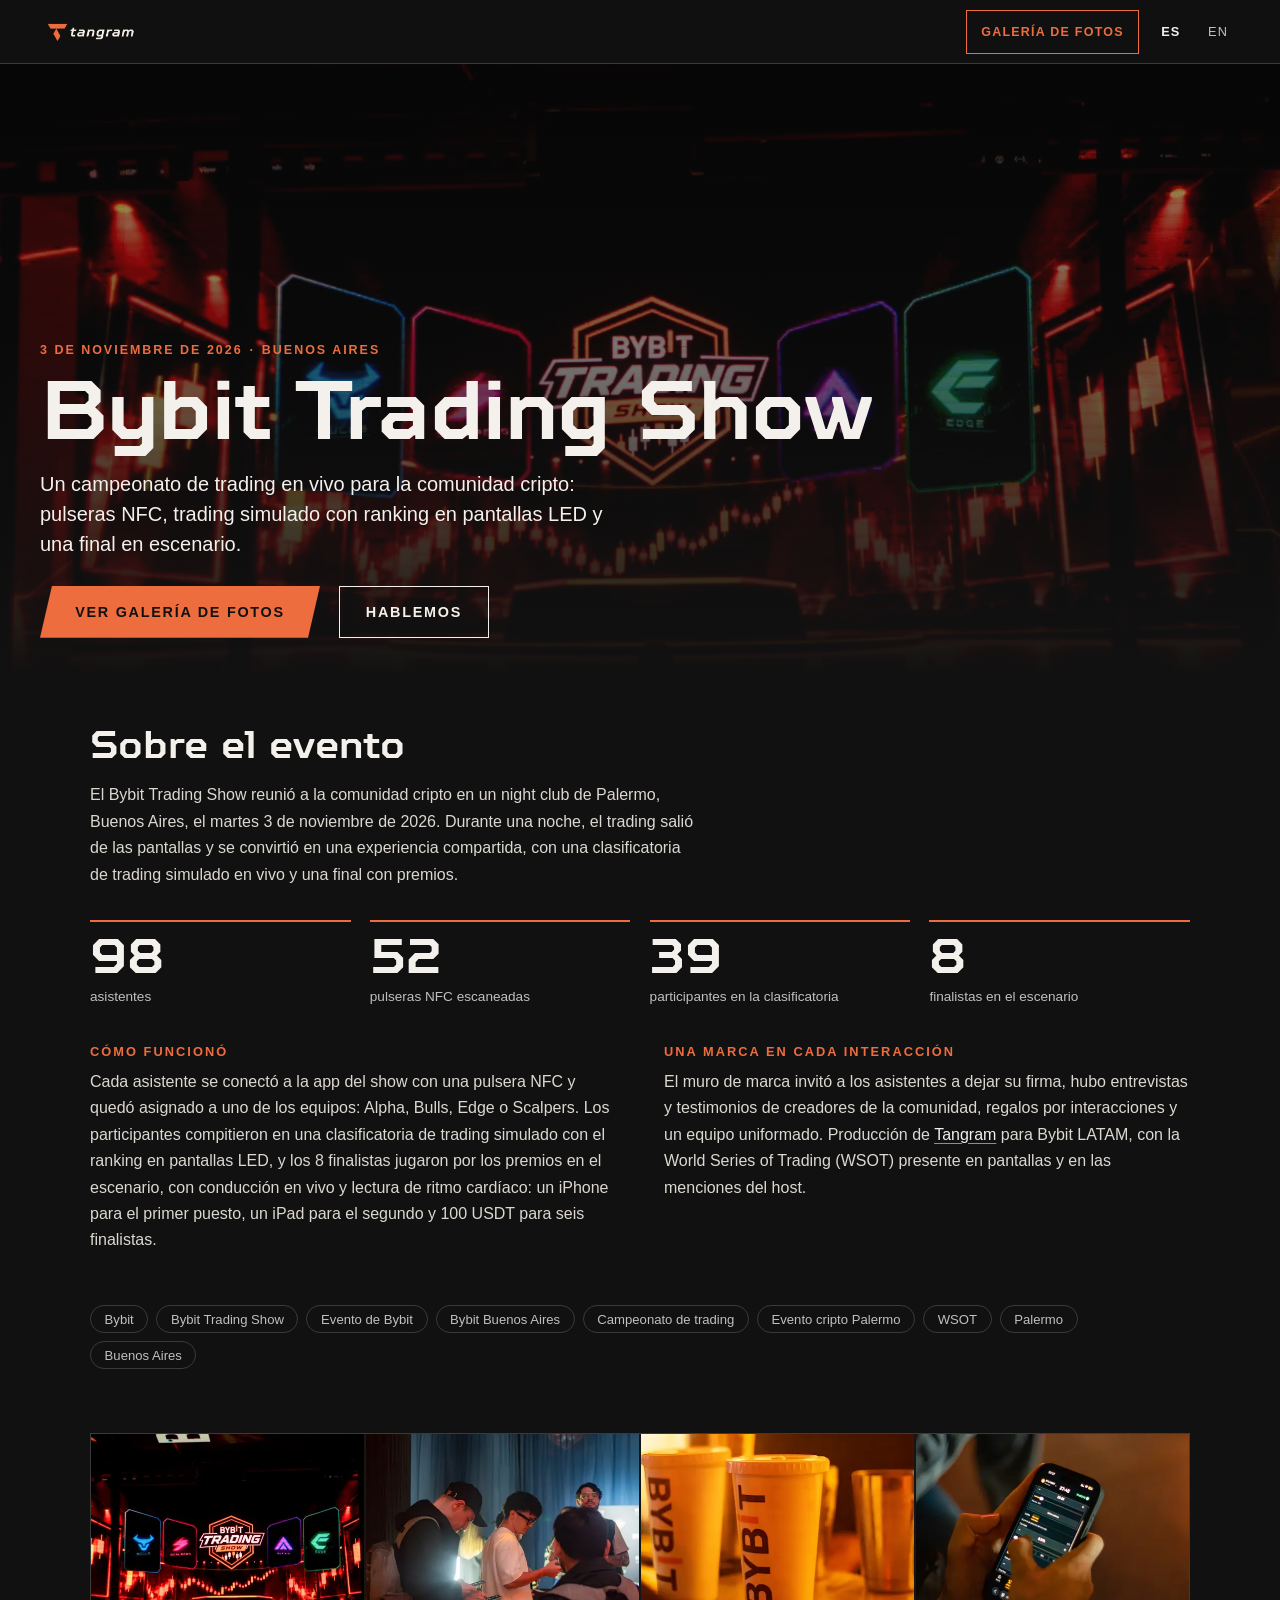
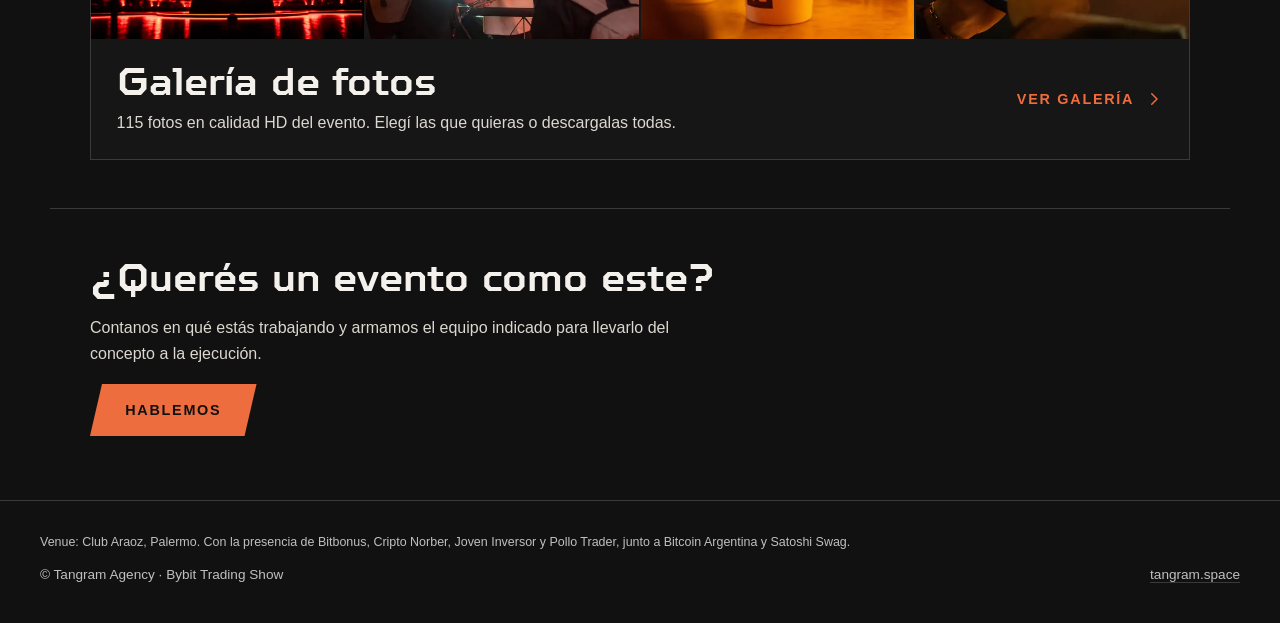
<file: tradingshow/index.html>
<!doctype html>
<html lang="es">
<head>
<meta charset="utf-8">
<meta name="viewport" content="width=device-width, initial-scale=1">
<title>Bybit Trading Show Buenos Aires 2026 · Evento de Bybit LATAM por Tangram</title>
<meta name="description" content="Cómo fue el Bybit Trading Show: campeonato de trading en vivo en Buenos Aires, 3/11/2026. Producción de Tangram para Bybit LATAM.">
<meta name="keywords" content="Bybit, Bybit Trading Show, evento de Bybit, evento Bybit, Bybit event, Bybit Buenos Aires, evento Bybit Buenos Aires, Bybit LATAM, Bybit Argentina, campeonato de trading, evento cripto, evento cripto Buenos Aires, evento cripto Palermo, trading show, WSOT, World Series of Trading, producción de eventos cripto, Palermo, Buenos Aires, Argentina, Tangram, Club Araoz, Club Araoz Palermo, Bitbonus, Cripto Norber, Joven Inversor, Pollo Trader, Bitcoin Argentina, Satoshi Catering, Satoshi Swag">
<!-- SEO:AUTOGENERATED START (source of truth: seo.config.json + build-seo.js — do not hand-edit) -->
    <link rel="canonical" href="http://staging-tangram-space.s3-website.us-east-2.amazonaws.com/tradingshow/">
    <link rel="alternate" hreflang="es" href="http://staging-tangram-space.s3-website.us-east-2.amazonaws.com/tradingshow/">
    <link rel="alternate" hreflang="en" href="http://staging-tangram-space.s3-website.us-east-2.amazonaws.com/tradingshow/en/">
    <link rel="alternate" hreflang="x-default" href="http://staging-tangram-space.s3-website.us-east-2.amazonaws.com/tradingshow/">
    <meta name="robots" content="noindex, nofollow">
<!-- SEO:AUTOGENERATED END -->
<meta property="og:type" content="website">
<meta property="og:site_name" content="Tangram">
<meta property="og:locale" content="es_AR">
<meta property="og:locale:alternate" content="en_US">
<meta property="og:title" content="Bybit Trading Show Buenos Aires · Evento de Bybit LATAM">
<meta property="og:description" content="Campeonato de trading en vivo producido por Tangram para Bybit LATAM.">
<meta property="og:url" content="http://staging-tangram-space.s3-website.us-east-2.amazonaws.com/tradingshow/">
<meta property="og:image" content="http://staging-tangram-space.s3-website.us-east-2.amazonaws.com/bybit-tradingshow/og.jpg">
<meta property="og:image:width" content="1200">
<meta property="og:image:height" content="630">
<meta property="og:image:alt" content="Escenario del Bybit Trading Show con los equipos en pantallas LED">
<meta name="twitter:card" content="summary_large_image">
<meta name="twitter:image" content="http://staging-tangram-space.s3-website.us-east-2.amazonaws.com/bybit-tradingshow/og.jpg">
<meta name="theme-color" content="#111111">
<meta name="color-scheme" content="dark">
<link rel="icon" href="/assets/favicon.svg" type="image/svg+xml">
<link rel="icon" href="/assets/favicon-32x32.png" sizes="32x32" type="image/png">
<script type="application/ld+json">{"@context":"https://schema.org","@graph":[{"@type":"Event","@id":"https://tangram.space/tradingshow/#event","name":"Bybit Trading Show","description":"Campeonato de trading en vivo para la comunidad cripto, con pulseras NFC, ranking en pantallas LED y final en escenario.","startDate":"2026-11-03","eventStatus":"https://schema.org/EventScheduled","eventAttendanceMode":"https://schema.org/OfflineEventAttendanceMode","inLanguage":"es","keywords":"Bybit, Bybit Trading Show, evento de Bybit, evento Bybit, Bybit event, Bybit Buenos Aires, evento Bybit Buenos Aires, Bybit LATAM, Bybit Argentina, campeonato de trading, evento cripto, evento cripto Buenos Aires, evento cripto Palermo, trading show, WSOT, World Series of Trading, producción de eventos cripto, Palermo, Buenos Aires, Argentina, Tangram, Club Araoz, Club Araoz Palermo, Bitbonus, Cripto Norber, Joven Inversor, Pollo Trader, Bitcoin Argentina, Satoshi Catering, Satoshi Swag","image":"https://tangram.space/bybit-tradingshow/og.jpg","location":{"@type":"Place","name":"Club Araoz","address":{"@type":"PostalAddress","addressNeighborhood":"Palermo","addressLocality":"Buenos Aires","addressCountry":"AR"}},"organizer":{"@type":"Organization","name":"Bybit","url":"https://www.bybit.com/"},"producer":{"@id":"https://tangram.space/#organization"},"subjectOf":{"@type":"ImageGallery","name":"Bybit Trading Show · Fotos del evento","url":"https://tangram.space/bybit-tradingshow/"},"endDate":"2026-11-03","isAccessibleForFree":true,"offers":{"@type":"Offer","price":"0","priceCurrency":"USD","url":"https://luma.com/dq0hu6dx"},"performer":{"@type":"Person","name":"Cripto Norber"}},{"@type":"WebPage","@id":"https://tangram.space/tradingshow/#webpage","url":"https://tangram.space/tradingshow/","name":"Bybit Trading Show Buenos Aires 2026 · Evento de Bybit LATAM por Tangram","description":"Cómo fue el Bybit Trading Show: campeonato de trading en vivo con pulseras NFC, ranking en pantallas LED y final en escenario. Buenos Aires, 3 de noviembre de 2026. Producción de Tangram para Bybit LATAM.","inLanguage":"es","about":{"@id":"https://tangram.space/tradingshow/#event"},"primaryImageOfPage":{"@type":"ImageObject","contentUrl":"https://tangram.space/bybit-tradingshow/og.jpg","width":1200,"height":630}}]}</script>
<style>
@font-face{font-family:'TTOctosquares';src:url('/fonts/TTOctosquares-DemiBold.woff2') format('woff2'),url('/fonts/TTOctosquares-DemiBold.ttf') format('truetype');font-weight:600;font-style:normal;font-display:swap}
:root{--bg:#111;--text:#F4F1EC;--muted:#c0c0c0;--accent:#EE6D3E;--line:#3a3a3a;--pad:clamp(1rem,4vw,2.5rem);
  --display:'TTOctosquares','Helvetica Neue',Helvetica,Arial,sans-serif;--body:'Helvetica Neue',Helvetica,Arial,system-ui,sans-serif}
*{box-sizing:border-box}
html{background:var(--bg);color:var(--text);font-family:var(--body);-webkit-text-size-adjust:100%}
body{margin:0;min-height:100vh}
a{color:inherit}
:focus-visible{outline:2px solid var(--accent);outline-offset:3px}
.sr{position:absolute;width:1px;height:1px;overflow:hidden;clip:rect(0 0 0 0);white-space:nowrap}
svg{width:18px;height:18px;fill:none;stroke:currentColor;stroke-width:2;stroke-linecap:round;stroke-linejoin:round}
.top{position:sticky;top:0;z-index:20;display:flex;align-items:center;justify-content:space-between;gap:1rem;padding:.6rem var(--pad);background:rgba(17,17,17,.88);backdrop-filter:blur(10px);-webkit-backdrop-filter:blur(10px);border-bottom:1px solid var(--line)}
.brand img{display:block;height:34px;width:auto}
.top-r{display:flex;align-items:center;gap:.6rem}
.lang{display:flex;gap:.2rem;font-size:.8rem;letter-spacing:.08em}
.lang a{text-decoration:none;padding:.45rem .55rem;color:var(--muted);min-width:44px;min-height:44px;display:grid;place-items:center;box-sizing:border-box}
.lang a:hover{color:var(--text)}
.lang a[aria-current="true"]{color:var(--text);font-weight:700}
.gal-mini{display:inline-flex;align-items:center;gap:.5rem;min-height:44px;padding:0 .9rem;border:1px solid var(--accent);color:var(--accent);text-decoration:none;font-size:.78rem;letter-spacing:.1em;text-transform:uppercase;font-weight:700}
.gal-mini:hover{background:var(--accent);color:#111}
.hero{position:relative;isolation:isolate;display:grid;align-content:end;min-height:min(68vh,620px);padding:3rem var(--pad) 2.4rem;overflow:hidden}
.hero-bg{position:absolute;inset:0;width:100%;height:100%;object-fit:cover;z-index:-2;filter:saturate(1.05)}
.hero::after{content:"";position:absolute;inset:0;z-index:-1;background:linear-gradient(180deg,rgba(17,17,17,.35) 0%,rgba(17,17,17,.55) 45%,var(--bg) 100%)}
.kicker{margin:0 0 .8rem;font-size:.78rem;letter-spacing:.16em;text-transform:uppercase;color:var(--accent);font-weight:700}
.kicker .sep{margin:0 .55em}
.nb{white-space:nowrap}
h1{margin:0;font-family:var(--display);font-weight:600;font-size:clamp(2.4rem,8vw,5.2rem);line-height:1;letter-spacing:-.01em}
.lead{margin:1rem 0 0;font-size:clamp(1rem,2.4vw,1.25rem);max-width:52ch;line-height:1.5}
.cta{display:flex;flex-wrap:wrap;align-items:center;gap:1rem 1.2rem;margin-top:1.7rem}
.btn{display:inline-flex;align-items:center;gap:.7rem;min-height:52px;padding:0 2.2rem;background:var(--accent);color:#111;text-decoration:none;font-weight:700;font-size:.9rem;letter-spacing:.12em;text-transform:uppercase;clip-path:polygon(12px 0,100% 0,calc(100% - 12px) 100%,0 100%);transition:filter .2s}
.btn:hover{filter:brightness(1.1)}
.btn-o{display:inline-flex;align-items:center;gap:.7rem;min-height:52px;padding:0 1.6rem;border:1px solid var(--text);color:var(--text);text-decoration:none;font-weight:700;font-size:.9rem;letter-spacing:.12em;text-transform:uppercase}
.btn-o:hover{background:var(--text);color:#111}
.about{max-width:1180px;margin:0 auto;padding:3rem var(--pad) 3rem}
.about h2,.teaser h2,.endcta h2{font-family:var(--display);font-weight:600;font-size:clamp(1.6rem,4vw,2.4rem);line-height:1.1;margin:0 0 1rem}
.about h3{font-size:.8rem;letter-spacing:.16em;text-transform:uppercase;color:var(--accent);margin:0 0 .6rem}
.about p,.teaser p,.endcta p{color:#dcd8d1;line-height:1.65;font-size:1rem;margin:0 0 1rem;max-width:68ch}
.about a{color:var(--text);text-decoration-color:var(--accent);text-underline-offset:3px}
.stats{display:grid;grid-template-columns:repeat(4,1fr);gap:1.2rem;margin:2rem 0 2.4rem}
.stat{border-top:2px solid var(--accent);padding-top:.7rem}
.stat b{display:block;font-family:var(--display);font-size:clamp(1.9rem,5vw,3rem);font-weight:600;line-height:1}
.stat span{display:block;color:var(--muted);font-size:.85rem;margin-top:.45rem;line-height:1.3}
.cols{display:grid;grid-template-columns:repeat(2,1fr);gap:1.5rem 3rem}
.tags{list-style:none;display:flex;flex-wrap:wrap;gap:.5rem;margin:2.2rem 0 0;padding:0}
.tags li{border:1px solid var(--line);border-radius:999px;padding:.35rem .85rem;font-size:.82rem;color:var(--muted)}
.teaser{max-width:1180px;margin:0 auto;padding:1rem var(--pad) 3rem}
.tz{display:block;text-decoration:none;color:inherit;border:1px solid var(--line);background:#161616;transition:border-color .2s}
.tz:hover{border-color:var(--accent)}
.tz-grid{display:grid;grid-template-columns:repeat(4,1fr);gap:2px}
.tz-grid img{display:block;width:100%;aspect-ratio:4/3;object-fit:cover}
.tz-body{display:flex;flex-wrap:wrap;align-items:center;justify-content:space-between;gap:1rem 2rem;padding:1.4rem 1.6rem}
.tz-body h2{margin:0 0 .4rem}
.tz-body p{margin:0}
.tz-go{display:inline-flex;align-items:center;gap:.7rem;font-weight:700;font-size:.9rem;letter-spacing:.12em;text-transform:uppercase;color:var(--accent);white-space:nowrap}
.endcta{max-width:1180px;margin:0 auto;padding:1rem var(--pad) 4rem;border-top:1px solid var(--line);padding-top:3rem}
footer{padding:2rem var(--pad) 2.5rem;border-top:1px solid var(--line);color:var(--muted);font-size:.85rem;display:flex;flex-wrap:wrap;gap:.5rem 1.5rem;justify-content:space-between}
.credits{flex-basis:100%;margin:0 0 .4rem;font-size:.78rem;line-height:1.55;color:var(--muted)}
footer a{text-decoration:none;border-bottom:1px solid var(--line)}
button.btn,button.btn-o{font-family:inherit;cursor:pointer;background:var(--accent);border:0}
button.btn-o{background:transparent;border:1px solid var(--text)}
button.btn-o:hover{background:var(--text)}
.cm-ov{position:fixed;inset:0;z-index:500;display:flex;align-items:center;justify-content:center;background:rgba(0,0,0,.85);-webkit-backdrop-filter:blur(6px);backdrop-filter:blur(6px);opacity:0;pointer-events:none;transition:opacity .22s ease}
.cm-ov.open{opacity:1;pointer-events:all}
.cm{position:relative;background:#161616;border-left:2px solid var(--accent);padding:3rem 3.25rem 2.75rem;width:min(400px,90vw);max-height:88vh;overflow-y:auto;clip-path:polygon(36px 0,100% 0,calc(100% - 36px) 100%,0 100%);transform:translateY(12px);transition:transform .22s ease}
.cm-ov.open .cm{transform:none}
.cm-x{position:absolute;top:1rem;right:1.25rem;z-index:2;background:none;border:0;color:var(--muted);font-size:1.5rem;line-height:1;cursor:pointer;padding:0}
.cm-x:hover{color:var(--text)}
.cm-mark img{display:block;height:34px;width:auto;margin-bottom:1.5rem}
.cm-label{margin:0 0 .4rem;font-size:.72rem;text-transform:uppercase;letter-spacing:.18em;color:var(--muted)}
.cm-mail{margin:0 0 2rem;font-size:1.15rem;font-weight:500;color:var(--accent);letter-spacing:.02em}
.cm-opts{display:flex;flex-direction:column;gap:.6rem}
.cm-opt{display:flex;align-items:center;gap:.9rem;width:100%;padding:.9rem 1.1rem;border:1px solid var(--line);background:transparent;color:var(--text);text-decoration:none;font:inherit;font-size:.88rem;letter-spacing:.03em;text-align:left;cursor:pointer;clip-path:polygon(14px 0,100% 0,calc(100% - 14px) 100%,0 100%);transition:border-color .2s,color .2s,background .2s}
.cm-opt:hover{border-color:var(--accent);color:var(--accent);background:rgba(236,106,60,.04)}
.cm-opt svg{flex-shrink:0;opacity:.7;stroke-width:1.8}
@media (max-width:700px){.cm{padding:2.5rem 2rem 2rem}}
@media (max-width:700px){.stats{grid-template-columns:repeat(2,1fr)}.cols{grid-template-columns:1fr}.tz-grid{grid-template-columns:repeat(2,1fr)}.brand img{height:28px}.kicker{letter-spacing:.1em}.btn,.btn-o{width:100%;justify-content:center;padding:.7rem 1.2rem}.gal-mini{padding:0 .6rem;font-size:.68rem;letter-spacing:.06em;white-space:nowrap}.top-r{gap:.2rem}}
</style>
<script type="application/ld+json">{"@context":"https://schema.org","@type":"BreadcrumbList","itemListElement":[{"@type":"ListItem","position":1,"name":"Tangram","item":"https://tangram.space/es/index.html"},{"@type":"ListItem","position":2,"name":"Bybit Trading Show","item":"https://tangram.space/tradingshow/"}]}</script>
</head>
<body>
<header class="top">
  <a class="brand" href="https://tangram.space/es/index.html" aria-label="Tangram"><img src="/assets/images/logo.webp" alt="Tangram" width="1450" height="482"></a>
  <div class="top-r">
    <a class="gal-mini" href="/bybit-tradingshow/"><span lang="es">Galería de fotos</span></a>
    <nav class="lang" aria-label="Idioma / Language"><a href="/tradingshow/" hreflang="es" lang="es" aria-label="Español" aria-current="true">ES</a><a href="/tradingshow/en/" hreflang="en" lang="en" aria-label="English">EN</a></nav>
  </div>
</header>

<section class="hero">
  <img class="hero-bg" src="/bybit-tradingshow/v/bybit-trading-show-buenos-aires-064.webp" alt="" fetchpriority="high" decoding="async">
  <p class="kicker"><span lang="es" class="nb">3 de noviembre de 2026</span><span class="sep">·</span>Buenos Aires</p>
  <h1>Bybit Trading Show</h1>
  <p class="lead"><span lang="es">Un campeonato de trading en vivo para la comunidad cripto: pulseras NFC, trading simulado con ranking en pantallas LED y una final en escenario.</span></p>
  <div class="cta">
    <a class="btn" href="/bybit-tradingshow/"><span lang="es">Ver galería de fotos</span></a>
    <button class="btn-o" type="button" data-contact><span lang="es">Hablemos</span></button>
  </div>
</section>

<main class="about" aria-labelledby="about-h">
  <h2 id="about-h"><span lang="es">Sobre el evento</span></h2>
  <p><span lang="es">El Bybit Trading Show reunió a la comunidad cripto en un night club de Palermo, Buenos Aires, el martes 3 de noviembre de 2026. Durante una noche, el trading salió de las pantallas y se convirtió en una experiencia compartida, con una clasificatoria de trading simulado en vivo y una final con premios.</span></p>
  <div class="stats">
    <div class="stat"><b>98</b><span><span lang="es">asistentes</span></span></div>
    <div class="stat"><b>52</b><span><span lang="es">pulseras NFC escaneadas</span></span></div>
    <div class="stat"><b>39</b><span><span lang="es">participantes en la clasificatoria</span></span></div>
    <div class="stat"><b>8</b><span><span lang="es">finalistas en el escenario</span></span></div>
  </div>
  <div class="cols">
    <div>
      <h3><span lang="es">Cómo funcionó</span></h3>
      <p><span lang="es">Cada asistente se conectó a la app del show con una pulsera NFC y quedó asignado a uno de los equipos: Alpha, Bulls, Edge o Scalpers. Los participantes compitieron en una clasificatoria de trading simulado con el ranking en pantallas LED, y los 8 finalistas jugaron por los premios en el escenario, con conducción en vivo y lectura de ritmo cardíaco: un iPhone para el primer puesto, un iPad para el segundo y 100 USDT para seis finalistas.</span></p>
    </div>
    <div>
      <h3><span lang="es">Una marca en cada interacción</span></h3>
      <p><span lang="es">El muro de marca invitó a los asistentes a dejar su firma, hubo entrevistas y testimonios de creadores de la comunidad, regalos por interacciones y un equipo uniformado. Producción de <a href="https://tangram.space/es/index.html">Tangram</a> para Bybit LATAM, con la World Series of Trading (WSOT) presente en pantallas y en las menciones del host.</span></p>
    </div>
  </div>
  <ul class="tags" aria-label="Temas"><li>Bybit</li><li>Bybit Trading Show</li><li>Evento de Bybit</li><li>Bybit Buenos Aires</li><li>Campeonato de trading</li><li>Evento cripto Palermo</li><li>WSOT</li><li>Palermo</li><li>Buenos Aires</li></ul>
</main>

<section class="teaser" aria-labelledby="tz-h">
  <a class="tz" href="/bybit-tradingshow/">
    <div class="tz-grid"><img src="/bybit-tradingshow/t/bybit-trading-show-buenos-aires-064.webp" alt="" loading="lazy" decoding="async"><img src="/bybit-tradingshow/t/bybit-trading-show-buenos-aires-009.webp" alt="" loading="lazy" decoding="async"><img src="/bybit-tradingshow/t/bybit-trading-show-buenos-aires-031.webp" alt="" loading="lazy" decoding="async"><img src="/bybit-tradingshow/t/bybit-trading-show-buenos-aires-068.webp" alt="" loading="lazy" decoding="async"></div>
    <div class="tz-body">
      <div>
        <h2 id="tz-h"><span lang="es">Galería de fotos</span></h2>
        <p><span lang="es">115 fotos en calidad HD del evento. Elegí las que quieras o descargalas todas.</span></p>
      </div>
      <span class="tz-go"><span lang="es">Ver galería</span> <svg aria-hidden="true" viewBox="0 0 24 24"><path d="M9 5l7 7-7 7"/></svg></span>
    </div>
  </a>
</section>

<section class="endcta" aria-labelledby="end-h">
  <h2 id="end-h"><span lang="es">¿Querés un evento como este?</span></h2>
  <p><span lang="es">Contanos en qué estás trabajando y armamos el equipo indicado para llevarlo del concepto a la ejecución.</span></p>
  <button class="btn" type="button" data-contact><span lang="es">Hablemos</span></button>
</section>

<footer>
  <p class="credits">Venue: Club Araoz, Palermo. Con la presencia de Bitbonus, Cripto Norber, Joven Inversor y Pollo Trader, junto a Bitcoin Argentina y Satoshi Swag.</p>
  <span>&copy; Tangram Agency · Bybit Trading Show</span>
  <a href="https://tangram.space/es/index.html">tangram.space</a>
</footer>
<div class="cm-ov" id="cm" aria-hidden="true" inert>
  <div class="cm" role="dialog" aria-modal="true" aria-labelledby="cm-l">
    <button class="cm-x" id="cm-x" type="button" aria-label="Close">×</button>
    <div class="cm-mark" aria-hidden="true"><img src="/assets/images/logo.webp" alt="" width="1450" height="482"></div>
    <p class="cm-label" id="cm-l"><span lang="es">Escribinos a</span></p>
    <p class="cm-mail">info@tangram.space</p>
    <div class="cm-opts">
      <a class="cm-opt" href="https://mail.google.com/mail/?view=cm&fs=1&to=info@tangram.space&su=Bybit%20Trading%20Show" target="_blank" rel="noopener"><svg aria-hidden="true" viewBox="0 0 24 24"><rect x="2" y="4" width="20" height="16" rx="2"/><path d="M2 7l10 7 10-7"/></svg><span lang="es">Abrir en Gmail</span></a>
      <a class="cm-opt" href="mailto:info@tangram.space?subject=Bybit%20Trading%20Show"><svg aria-hidden="true" viewBox="0 0 24 24"><rect x="2" y="4" width="20" height="16" rx="2"/><polyline points="2,4 12,13 22,4"/></svg><span lang="es">App de mail</span></a>
      <button class="cm-opt" id="cm-copy" type="button"><svg aria-hidden="true" viewBox="0 0 24 24"><rect x="9" y="9" width="13" height="13" rx="1"/><path d="M5 15H4a2 2 0 0 1-2-2V4a2 2 0 0 1 2-2h9a2 2 0 0 1 2 2v1"/></svg><span id="cm-copy-t"><span lang="es">Copiar dirección</span></span></button>
    </div>
  </div>
</div>
<script>
(function(){
  var ov=document.getElementById('cm'),last=null,F='a[href],button:not([disabled])';
  function items(){return Array.prototype.filter.call(ov.querySelectorAll(F),function(e){return e.offsetParent!==null})}
  function open(){last=document.activeElement;ov.inert=false;ov.classList.add('open');ov.setAttribute('aria-hidden','false');document.body.style.overflow='hidden';var f=items()[0];f&&f.focus()}
  function close(){ov.classList.remove('open');ov.setAttribute('aria-hidden','true');ov.inert=true;document.body.style.overflow='';last&&last.focus()}
  Array.prototype.forEach.call(document.querySelectorAll('[data-contact]'),function(b){b.addEventListener('click',open)});
  document.getElementById('cm-x').addEventListener('click',close);
  ov.addEventListener('click',function(e){if(e.target===ov)close()});
  document.addEventListener('keydown',function(e){
    if(!ov.classList.contains('open'))return;
    if(e.key==='Escape')return close();
    if(e.key!=='Tab')return;
    var a=items(),f=a[0],l=a[a.length-1];
    if(e.shiftKey&&document.activeElement===f){e.preventDefault();l.focus()}else if(!e.shiftKey&&document.activeElement===l){e.preventDefault();f.focus()}
  });
  var cp=document.getElementById('cm-copy'),t=document.getElementById('cm-copy-t'),orig=t.innerHTML,es=document.documentElement.lang==='es';
  cp.addEventListener('click',function(){
    if(!navigator.clipboard)return;
    navigator.clipboard.writeText('info@tangram.space').then(function(){t.textContent=es?'¡Copiado!':'Copied!';setTimeout(function(){t.innerHTML=orig},2000)});
  });
})();
</script>
</body>
</html>
</file>
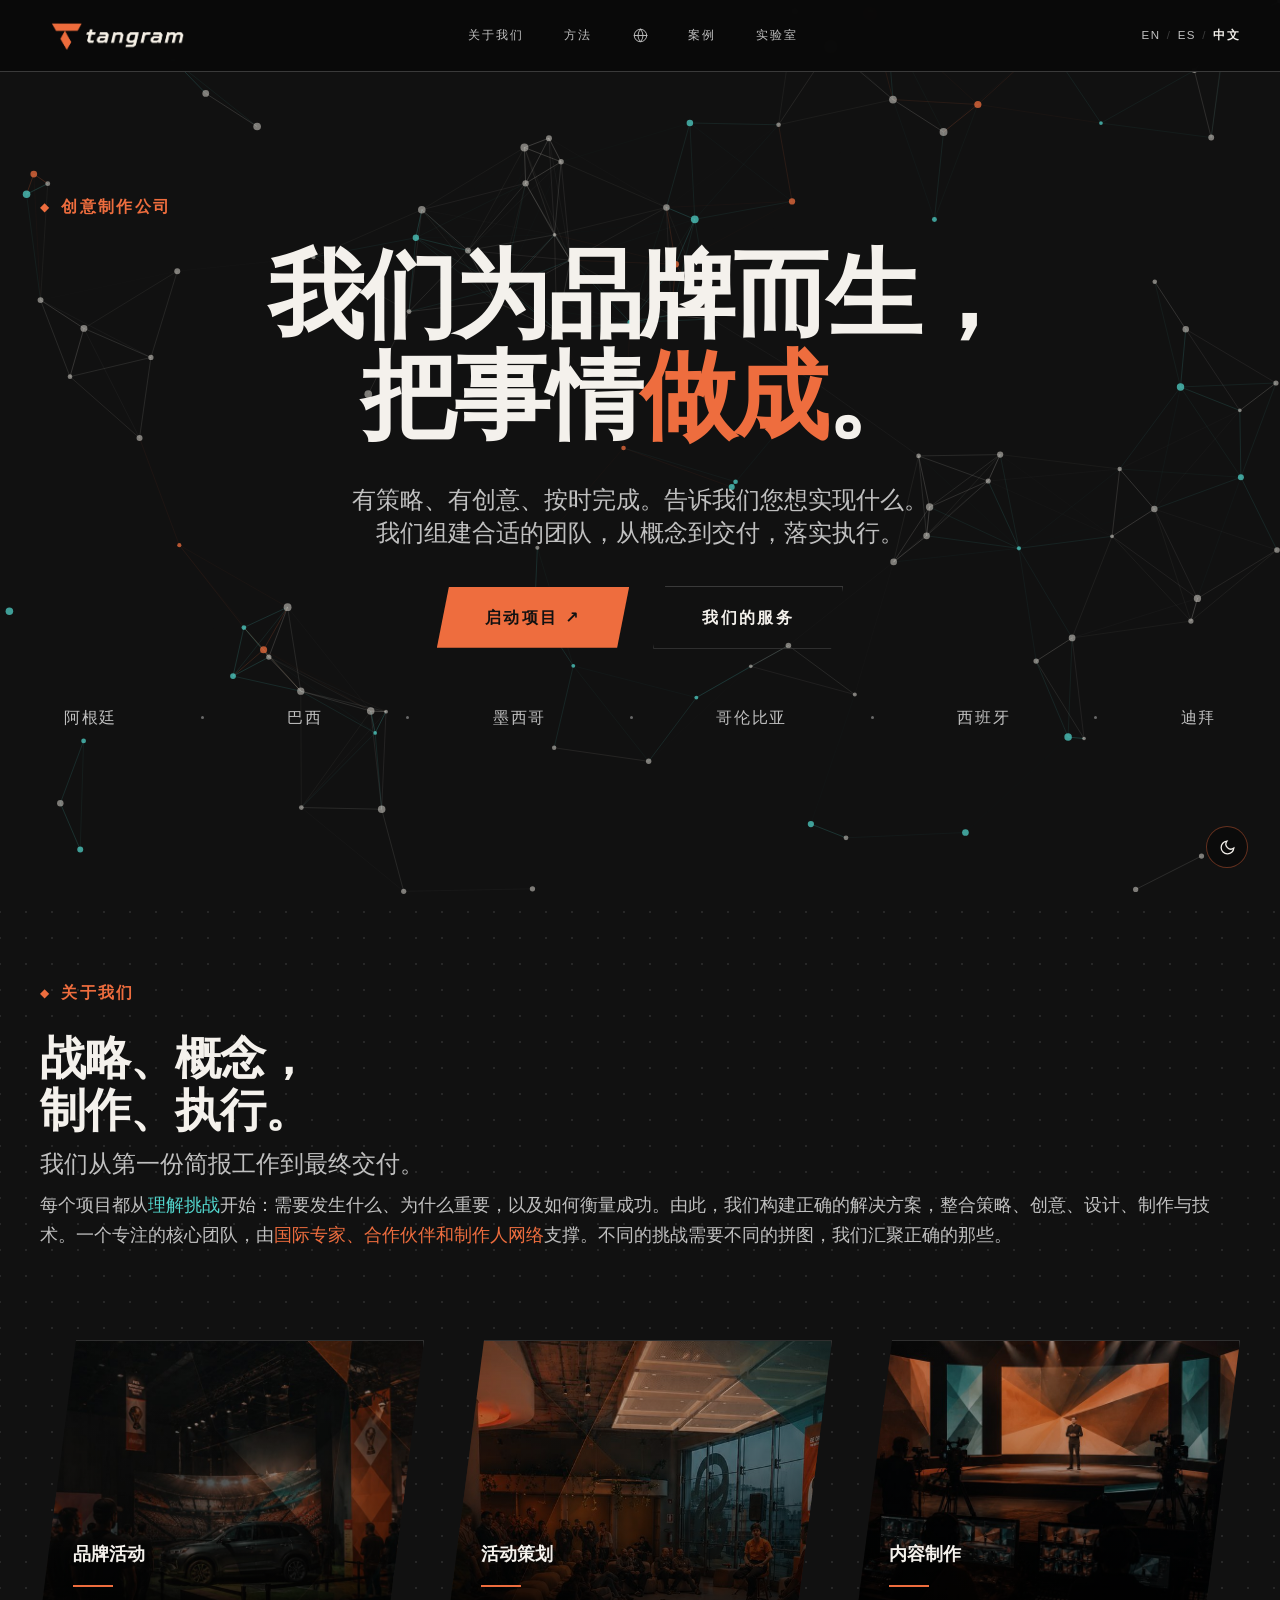
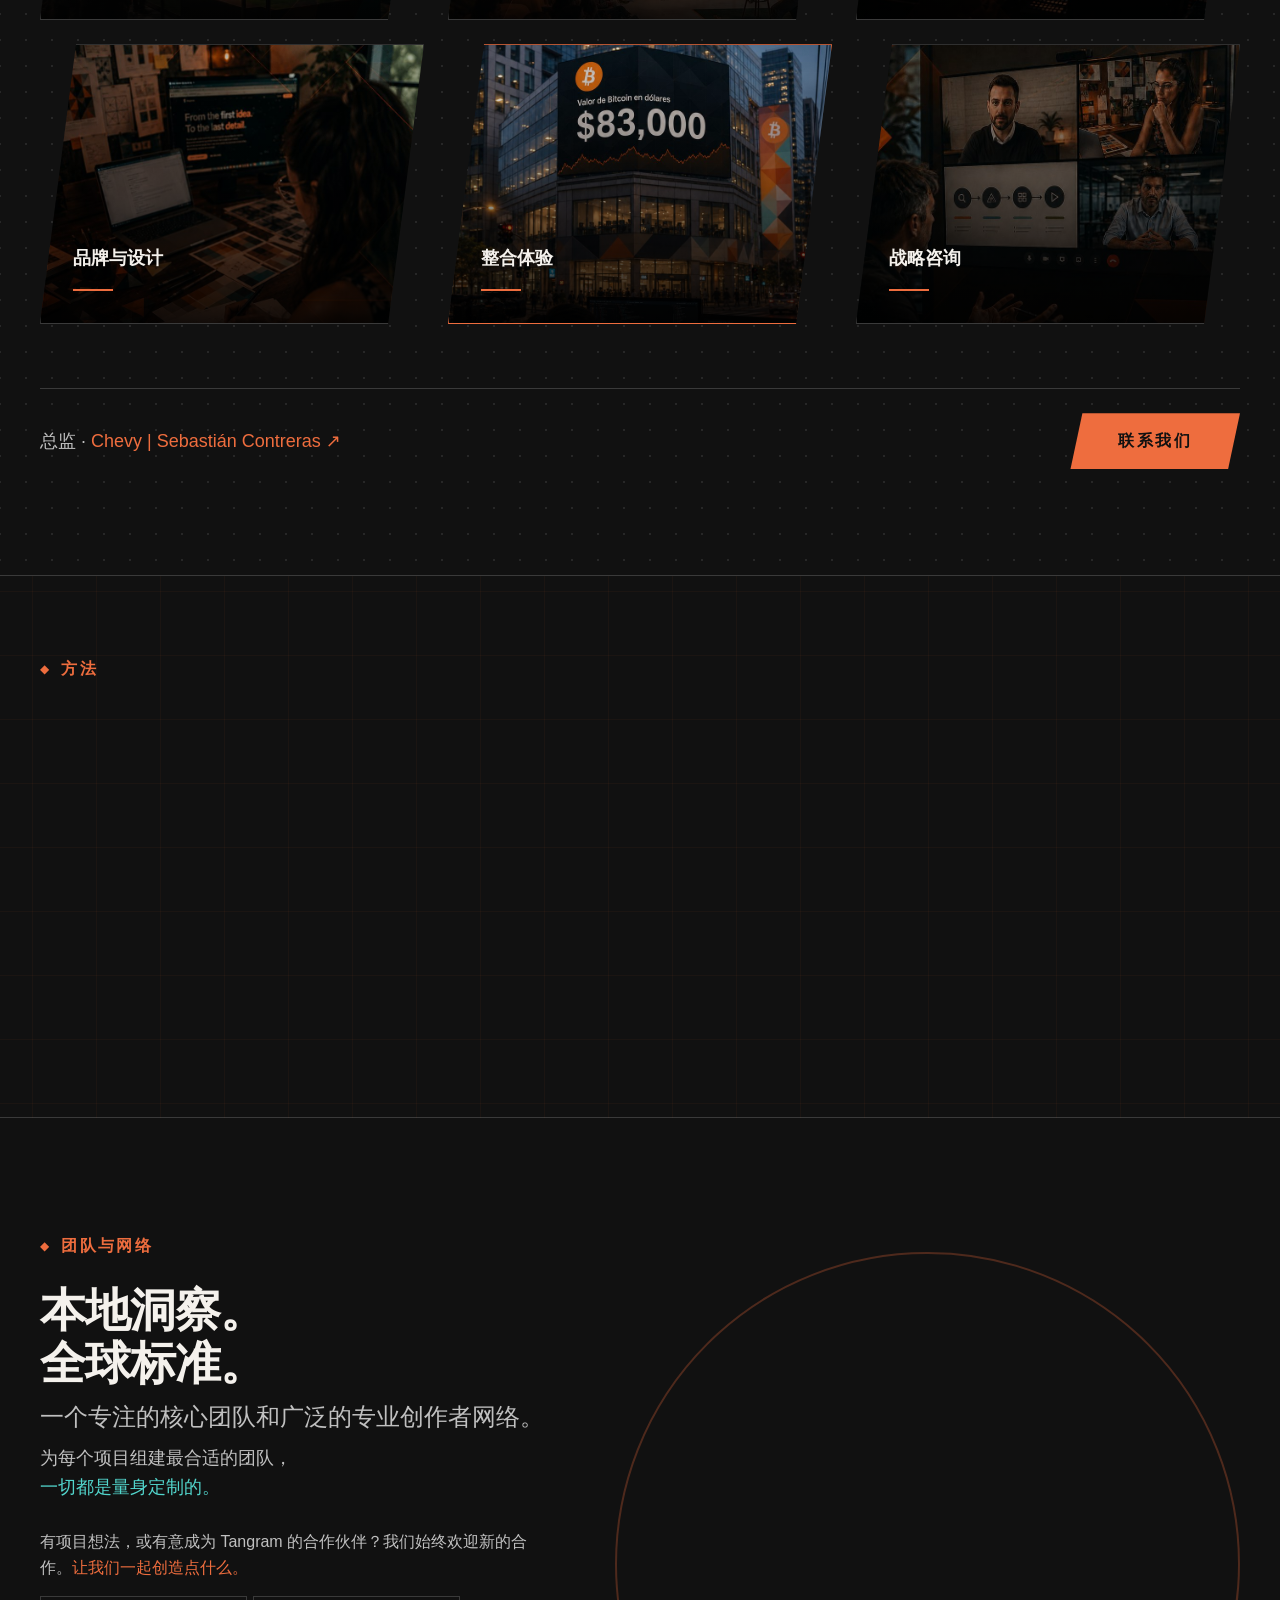
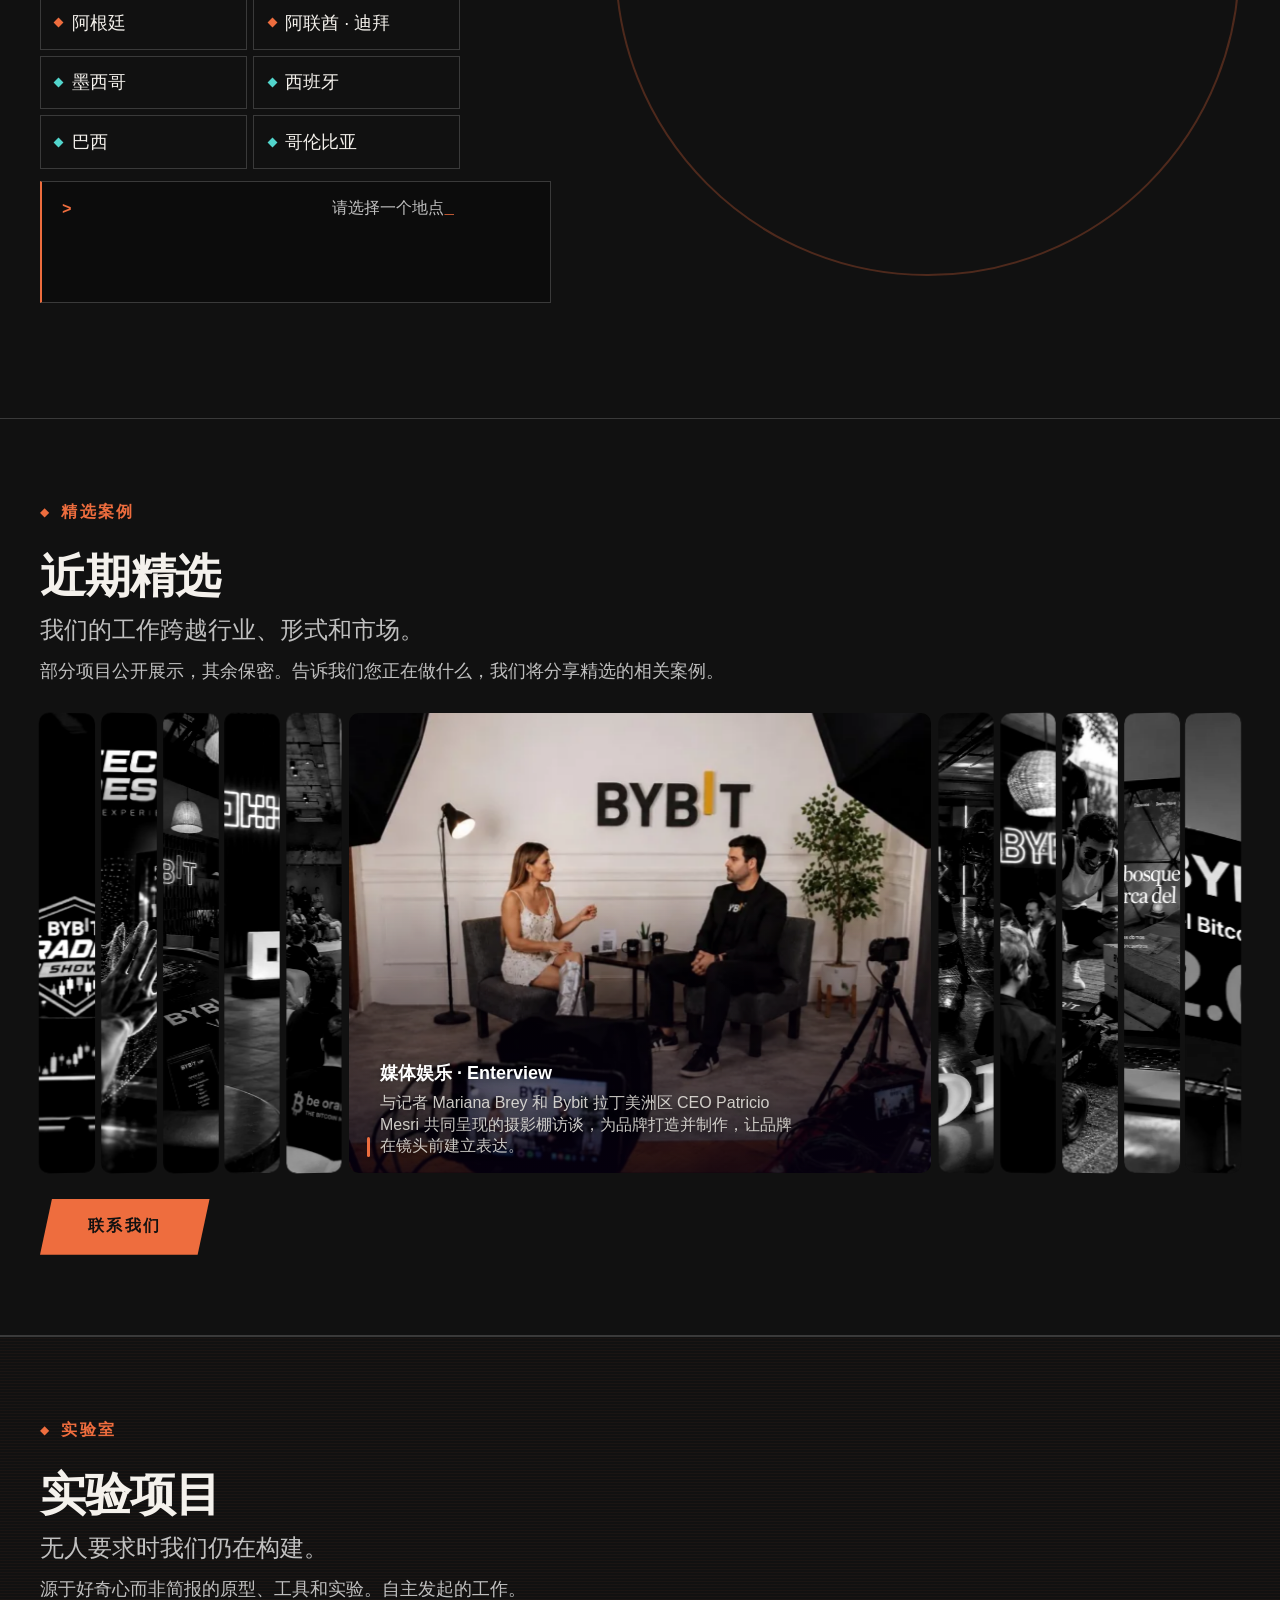
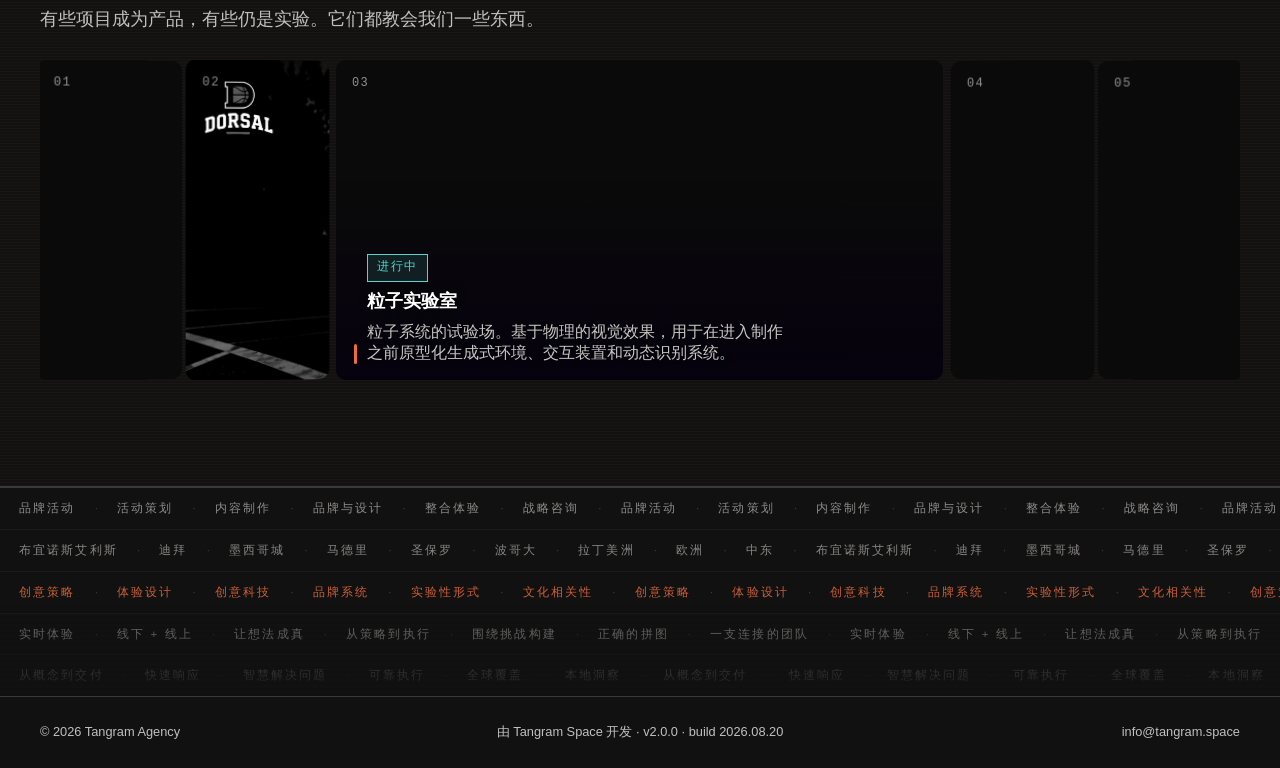
<file: zh/index.html>
<!DOCTYPE html>
<html lang="zh">

<head>
    <meta charset="UTF-8">
    <meta name="viewport" content="width=device-width, initial-scale=1.0">
    <title>Tangram | 拉丁美洲创意制作公司</title>
    <meta name="description" content="Tangram 是一家总部位于拉丁美洲、业务覆盖欧洲与迪拜的创意制作公司，提供品牌活动、活动制作与内容服务。">
    <meta property="og:type" content="website">
    <meta property="og:site_name" content="Tangram">
    <meta property="og:locale" content="zh_CN">
    <meta property="og:url" content="http://staging-tangram-space.s3-website.us-east-2.amazonaws.com/zh/index.html">
    <meta property="og:title" content="Tangram | 拉丁美洲创意制作公司">
    <meta property="og:description" content="Tangram 是一家总部位于拉丁美洲、业务覆盖欧洲与迪拜的创意制作公司，提供品牌活动、活动制作与内容服务。">
    <meta property="og:image" content="http://staging-tangram-space.s3-website.us-east-2.amazonaws.com/assets/images/og-cover.jpg">
    <meta property="og:image:width" content="1200">
    <meta property="og:image:height" content="630">
    <meta name="twitter:card" content="summary_large_image">
    <meta name="twitter:title" content="Tangram | 拉丁美洲创意制作公司">
    <meta name="twitter:description" content="Tangram 是一家总部位于拉丁美洲、业务覆盖欧洲与迪拜的创意制作公司，提供品牌活动、活动制作与内容服务。">
    <meta name="twitter:image" content="http://staging-tangram-space.s3-website.us-east-2.amazonaws.com/assets/images/og-cover.jpg">
    <link rel="preload" href="../fonts/TTOctosquares-DemiBold.woff2" as="font" type="font/woff2" crossorigin>
    <link rel="stylesheet" href="../css/styles.css">
    <link rel="icon" type="image/svg+xml" href="../assets/favicon.svg?v=5">
    <link rel="apple-touch-icon" sizes="180x180" href="../assets/apple-touch-icon.png?v=5">
    <link rel="icon" type="image/png" sizes="32x32" href="../assets/favicon-32x32.png?v=5">
    <link rel="icon" type="image/png" sizes="16x16" href="../assets/favicon-16x16.png?v=5">
    <link rel="icon" href="../assets/favicon.ico?v=5" type="image/x-icon">
    <!-- SEO:AUTOGENERATED START (source of truth: seo.config.json + build-seo.js — do not hand-edit) -->
    <link rel="canonical" href="http://staging-tangram-space.s3-website.us-east-2.amazonaws.com/zh/index.html">
    <link rel="alternate" hreflang="en" href="http://staging-tangram-space.s3-website.us-east-2.amazonaws.com/">
    <link rel="alternate" hreflang="es" href="http://staging-tangram-space.s3-website.us-east-2.amazonaws.com/es/index.html">
    <link rel="alternate" hreflang="zh" href="http://staging-tangram-space.s3-website.us-east-2.amazonaws.com/zh/index.html">
    <link rel="alternate" hreflang="x-default" href="http://staging-tangram-space.s3-website.us-east-2.amazonaws.com/">
    <meta name="robots" content="noindex, nofollow">
    <script type="application/ld+json">
{
    "@context": "https://schema.org",
    "@graph": [
        {
            "@type": "Organization",
            "@id": "http://staging-tangram-space.s3-website.us-east-2.amazonaws.com/#organization",
            "name": "Tangram",
            "url": "http://staging-tangram-space.s3-website.us-east-2.amazonaws.com/",
            "logo": "http://staging-tangram-space.s3-website.us-east-2.amazonaws.com/assets/images/logo.png",
            "alternateName": [
                "Tangram Space",
                "Tangram Agency"
            ],
            "description": "Tangram 是一家总部位于拉丁美洲、业务覆盖欧洲与迪拜的创意制作公司，提供品牌活动、活动制作与内容制作服务。",
            "areaServed": [
                "Latin America",
                "Europe",
                "Middle East"
            ],
            "knowsAbout": [
                "Brand activations",
                "Events",
                "Content production",
                "Branding and design",
                "Integrated experiences",
                "Strategic consulting"
            ],
            "knowsLanguage": [
                "en",
                "es",
                "zh"
            ],
            "email": "info@tangram.space",
            "contactPoint": [
                {
                    "@type": "ContactPoint",
                    "contactType": "sales",
                    "email": "info@tangram.space",
                    "availableLanguage": [
                        "en",
                        "es",
                        "zh"
                    ]
                },
                {
                    "@type": "ContactPoint",
                    "contactType": "partnerships",
                    "email": "info@tangram.space",
                    "availableLanguage": [
                        "en",
                        "es",
                        "zh"
                    ]
                }
            ],
            "sameAs": [
                "https://www.linkedin.com/company/tangram-marketing-agency"
            ],
            "location": [
                {
                    "@type": "Place",
                    "name": "阿根廷",
                    "description": "大型项目。品牌激活、投影映射、虚拟制作、创意指导与全流程项目管理。",
                    "address": {
                        "@type": "PostalAddress",
                        "addressCountry": "AR"
                    },
                    "additionalProperty": {
                        "@type": "PropertyValue",
                        "name": "Role",
                        "value": "总部"
                    }
                },
                {
                    "@type": "Place",
                    "name": "阿联酋 · 迪拜",
                    "description": "灯光、投影映射、演出与活动。合作工作室：Cocolife。专注于颠覆性艺术、娱乐与视觉设计的创意工作室。",
                    "address": {
                        "@type": "PostalAddress",
                        "addressCountry": "AE",
                        "addressLocality": "Dubai"
                    },
                    "additionalProperty": {
                        "@type": "PropertyValue",
                        "name": "Role",
                        "value": "总部"
                    }
                },
                {
                    "@type": "Place",
                    "name": "墨西哥",
                    "description": "100%交钥匙制作，从概念到交付的完整本地执行。",
                    "address": {
                        "@type": "PostalAddress",
                        "addressCountry": "MX"
                    },
                    "additionalProperty": {
                        "@type": "PropertyValue",
                        "name": "Role",
                        "value": "合作伙伴"
                    }
                },
                {
                    "@type": "Place",
                    "name": "西班牙",
                    "description": "大型体验和高端周边商品制作。",
                    "address": {
                        "@type": "PostalAddress",
                        "addressCountry": "ES"
                    },
                    "additionalProperty": {
                        "@type": "PropertyValue",
                        "name": "Role",
                        "value": "合作伙伴"
                    }
                },
                {
                    "@type": "Place",
                    "name": "巴西",
                    "description": "本地制作人和供应商，提供具有竞争力的成本和可靠的执行。",
                    "address": {
                        "@type": "PostalAddress",
                        "addressCountry": "BR"
                    },
                    "additionalProperty": {
                        "@type": "PropertyValue",
                        "name": "Role",
                        "value": "本地制作"
                    }
                },
                {
                    "@type": "Place",
                    "name": "哥伦比亚",
                    "description": "本地制作人和供应商，提供具有竞争力的成本和可靠的执行。",
                    "address": {
                        "@type": "PostalAddress",
                        "addressCountry": "CO"
                    },
                    "additionalProperty": {
                        "@type": "PropertyValue",
                        "name": "Role",
                        "value": "本地制作"
                    }
                }
            ]
        },
        {
            "@type": "WebSite",
            "@id": "http://staging-tangram-space.s3-website.us-east-2.amazonaws.com/#website",
            "url": "http://staging-tangram-space.s3-website.us-east-2.amazonaws.com/",
            "name": "Tangram",
            "inLanguage": [
                "en",
                "es",
                "zh"
            ],
            "publisher": {
                "@id": "http://staging-tangram-space.s3-website.us-east-2.amazonaws.com/#organization"
            }
        }
    ]
}
    </script>
<!-- SEO:AUTOGENERATED END -->
</head>

<body>

    <header class="site-header">
        <div class="logo">
            <picture><source srcset="../assets/images/logo.webp" type="image/webp"><img src="../assets/images/logo.png" alt="Tangram Logo" width="1450" height="482"></picture>
        </div>
        <nav class="nav-main">
            <div class="nav-main-side">
                <a href="#about" class="nav-link">关于我们</a>
                <a href="#methodology" class="nav-link">方法</a>
            </div>
            <a href="#team" class="nav-link nav-globe" title="网络"><svg xmlns="http://www.w3.org/2000/svg" width="15" height="15" viewBox="0 0 24 24" fill="none" stroke="currentColor" stroke-width="1.5" stroke-linecap="round" stroke-linejoin="round" aria-hidden="true"><circle cx="12" cy="12" r="10"/><line x1="2" y1="12" x2="22" y2="12"/><path d="M12 2a15.3 15.3 0 0 1 4 10 15.3 15.3 0 0 1-4 10 15.3 15.3 0 0 1-4-10 15.3 15.3 0 0 1 4-10z"/></svg></a>
            <div class="nav-main-side">
                <a href="#portfolio" class="nav-link">案例</a>
                <a href="#lab" class="nav-link">实验室</a>
            </div>
        </nav>
        <div class="nav-right">
            <button class="hamburger-btn" id="hamburger-btn" aria-label="打开菜单" aria-expanded="false">
                <span class="bar"></span>
                <span class="bar"></span>
                <span class="bar"></span>
            </button>
            <div class="nav-lang-group">
                <a href="/" class="nav-lang-item">EN</a>
                <span class="nav-lang-sep">/</span>
                <a href="/es/index.html" class="nav-lang-item">ES</a>
                <span class="nav-lang-sep">/</span>
                <span class="nav-lang-active">中文</span>
            </div>
        </div>
    </header>

    <main>
        <!-- Hero -->
        <section class="hero" id="hero">
            <canvas id="hero-canvas" aria-hidden="true"></canvas>
            <div class="container">
                <div class="hero-content">
                    <p class="section-kicker hero-reveal"><span class="eyebrow-diamond">◆</span> 创意制作公司</p>
                    <div class="hero-content-inner">
                        <h1 class="hero-title hero-reveal">
                            <span class="hero-title-line1">我们为品牌而生，</span><br>把事情<span class="accent-orange">做成</span>。
                        </h1>
                        <p class="section-lead hero-subtitle hero-reveal">有策略、有创意、按时完成。告诉我们您想实现什么。<br>我们组建合适的团队，从概念到交付，落实执行。</p>
                        <div class="hero-ctas hero-reveal">
                            <a href="#contact" class="btn-primary" id="open-contact-modal-hero">启动项目 ↗</a>
                            <a href="#about" class="btn-hero-secondary">我们的服务</a>
                        </div>
                        <a href="#team" class="credit-line hero-locations hero-reveal">
                            <span>阿根廷</span>
                            <span class="loc-sep"></span>
                            <span>巴西</span>
                            <span class="loc-sep"></span>
                            <span>墨西哥</span>
                            <span class="loc-sep"></span>
                            <span>哥伦比亚</span>
                            <span class="loc-sep"></span>
                            <span>西班牙</span>
                            <span class="loc-sep"></span>
                            <span>迪拜</span>
                        </a>
                    </div>
                </div>
            </div>
            <a href="#about" class="hero-scroll-hint" aria-label="向下滚动"><span class="scroll-chevron"></span></a>
        </section>

        <!-- About -->
        <section class="about section-padding" id="about">
            <div class="container about-grid">
                <div class="about-text">
                    <p class="section-kicker"><span class="eyebrow-diamond">◆</span> 关于我们</p>
                    <h2 class="section-title">战略、概念，<br>制作、执行。</h2>
                    <p class="section-lead">我们从第一份简报工作到最终交付。</p>
                    <p class="body">
                        每个项目都从<span class="text-teal">理解挑战</span>开始：需要发生什么、为什么重要，以及如何衡量成功。由此，我们构建正确的解决方案，整合策略、创意、设计、制作与技术。一个专注的核心团队，由<span class="text-orange">国际专家、合作伙伴和制作人网络</span>支撑。不同的挑战需要不同的拼图，我们汇聚正确的那些。
                    </p>
                </div>
                <div class="services-grid" id="services">
                    <div class="service-card card-activations-lab">
                        <h3>品牌活动</h3>
                        <p>我们将品牌目标转化为人们可以互动的体验。从概念到执行，每次活动都围绕明确的目的构建，连接创意、线下和线上触点，并产生可衡量的影响。</p>
                    </div>
                    <div class="service-card card-events">
                        <h3>活动策划</h3>
                        <p>我们将活动作为完整的品牌体验来创建。从概念和宾客旅程到制作与执行，每个元素都围绕目标设计。从50人的私密聚会到5,000人的大型制作。</p>
                    </div>
                    <div class="service-card card-audiovisual">
                        <h3>内容制作</h3>
                        <p>我们围绕品牌、产品和受众开发和制作内容。从创意概念和形式到拍摄、动态影像和后期制作。原创或改编，始终针对其所在平台而设计。</p>
                    </div>
                    <div class="service-card card-branding-design">
                        <h3>品牌与设计</h3>
                        <p>我们创建适用于数字和实体环境的视觉识别和设计系统。从2D、3D和动态影像到周边商品、标识和空间。在每个触点上保持统一的视觉语言。</p>
                    </div>
                    <div class="service-card card-experiences">
                        <h3 class="text-accent">整合体验</h3>
                        <p>我们将策略、创意、设计、技术和制作连接起来，在实体和数字环境中构建体验。不同学科作为一个连贯的想法共同运作。</p>
                    </div>
                    <div class="service-card card-consulting">
                        <h3>战略咨询</h3>
                        <p>我们帮助将复杂挑战转化为清晰可执行的项目。从定义目标和机遇到项目架构、KPI、预算、时间表和合适的团队。</p>
                    </div>
                </div>
                <div class="body about-director">
                    <span>总监 · <button type="button" class="director-link" id="open-dir-modal">Chevy | Sebastián Contreras ↗</button></span>
                    <button type="button" class="btn-primary" id="open-contact-modal-about">联系我们</button>
                </div>
            </div>
        </section>

        <!-- How We Work -->
        <section class="methodology section-padding" id="methodology">
            <div class="container">
                <p class="section-kicker"><span class="eyebrow-diamond">◆</span> 方法</p>
                <div class="method-content">
                    <h2 class="section-title method-reveal">让我们与众不同的地方</h2>
                    <p class="section-lead method-reveal">每个项目都从挑战出发，而非从服务目录开始。</p>
                    <p class="body method-reveal">根据项目需求，我们引入合适的能力、人才、合作伙伴和技术。<br>不同的挑战需要不同的拼图。每个项目定义自己的形状。</p>
                </div>
                <div class="method-stages method-reveal" aria-hidden="true">
                    <span class="m-stage" data-stage="understand">理解</span>
                    <span class="m-stage-sep"><svg viewBox="0 0 28 12" preserveAspectRatio="none"><path class="sep-line" d="M1 6 H21"/><path class="sep-head" d="M19 1.5 L26.5 6 L19 10.5 Z"/></svg></span>
                    <span class="m-stage" data-stage="create">创造</span>
                    <span class="m-stage-sep"><svg viewBox="0 0 28 12" preserveAspectRatio="none"><path class="sep-line" d="M1 6 H21"/><path class="sep-head" d="M19 1.5 L26.5 6 L19 10.5 Z"/></svg></span>
                    <span class="m-stage" data-stage="build">构建</span>
                    <span class="m-stage-sep"><svg viewBox="0 0 28 12" preserveAspectRatio="none"><path class="sep-line" d="M1 6 H21"/><path class="sep-head" d="M19 1.5 L26.5 6 L19 10.5 Z"/></svg></span>
                    <span class="m-stage" data-stage="deliver">交付</span>
                </div>
                <div class="method-content">
                    <ul class="method-values method-reveal">
                        <li><span class="mv-text" data-text="快速响应。"></span><span class="mv-caret">_</span></li>
                        <li><span class="mv-text" data-text="智慧解决问题。"></span><span class="mv-caret">_</span></li>
                        <li><span class="mv-text" data-text="可靠执行。"></span><span class="mv-caret">_</span></li>
                    </ul>
                </div>
            </div>
        </section>

        <!-- Team & Global -->
        <section class="team section-padding" id="team">
            <div class="container">
                <div class="team-split">
                    <!-- LEFT: label + tagline + description + city cards -->
                    <div class="team-left">
                        <p class="section-kicker"><span class="eyebrow-diamond">◆</span> 团队与网络</p>
                        <h2 class="section-title">本地洞察。<br>全球标准。</h2>
                        <p class="section-lead">一个专注的核心团队和广泛的专业创作者网络。</p>
                        <p class="body">为每个项目组建最合适的团队，<br><span class="text-teal">一切都是量身定制的。</span></p>
                        <p class="dir-modal-sub">有项目想法，或有意成为 Tangram 的合作伙伴？我们始终欢迎新的合作。<a href="#contact" class="text-orange" data-open-contact>让我们一起创造点什么。</a></p>
                        <div class="city-cards">
                            <button type="button" class="city-card" data-city="baires" data-type="hq" data-role="总部" data-text="大型项目。品牌激活、投影映射、虚拟制作、创意指导与全流程项目管理。">
                                <span class="city-dot"></span><span class="city-card-name">阿根廷</span>
                            </button>
                            <button type="button" class="city-card" data-city="dubai" data-type="hq" data-role="总部" data-text="灯光、投影映射、演出与活动。合作工作室：Cocolife。专注于颠覆性艺术、娱乐与视觉设计的创意工作室。" data-link-word="Cocolife" data-link-href="https://cocolife.fun/">
                                <span class="city-dot"></span><span class="city-card-name">阿联酋 · 迪拜</span>
                            </button>
                            <button type="button" class="city-card" data-city="mexico" data-type="partner" data-role="合作伙伴" data-text="100%交钥匙制作，从概念到交付的完整本地执行。">
                                <span class="city-dot"></span><span class="city-card-name">墨西哥</span>
                            </button>
                            <button type="button" class="city-card" data-city="iberia" data-type="partner" data-role="合作伙伴" data-text="大型体验和高端周边商品制作。">
                                <span class="city-dot"></span><span class="city-card-name">西班牙</span>
                            </button>
                            <button type="button" class="city-card" data-city="brasil" data-type="local" data-role="本地制作" data-text="本地制作人和供应商，提供具有竞争力的成本和可靠的执行。">
                                <span class="city-dot"></span><span class="city-card-name">巴西</span>
                            </button>
                            <button type="button" class="city-card" data-city="colombia" data-type="local" data-role="本地制作" data-text="本地制作人和供应商，提供具有竞争力的成本和可靠的执行。">
                                <span class="city-dot"></span><span class="city-card-name">哥伦比亚</span>
                            </button>
                        </div>
                        <div class="map-readout" id="map-readout" data-idle="请选择一个地点">
                            <span class="readout-prompt">&gt;</span>
                            <span class="readout-body"><span class="readout-head"></span><span class="readout-text"></span><span class="readout-caret">_</span></span>
                        </div>
                    </div>
                    <!-- RIGHT: globe -->
                    <div class="team-map-container">
                        <div class="globe-ascii"></div>
                    </div>
                </div>
            </div>
        </section>

        <!-- Portfolio -->
        <section class="portfolio section-padding" id="portfolio">
            <div class="container">
                <p class="section-kicker"><span class="eyebrow-diamond">◆</span> 精选案例</p>
                <div class="content">
                    <h2 class="section-title">近期精选</h2>
                    <p class="section-lead">我们的工作跨越行业、形式和市场。</p>
                    <p class="body">部分项目公开展示，其余保密。告诉我们您正在做什么，我们将分享精选的相关案例。</p>
                    <div class="ag-gallery" role="region" aria-label="精选案例">
                        <a class="ag-panel" tabindex="0" aria-label="Bybit Trading Show · 布宜诺斯艾利斯" href="/tradingshow/en/">
                            <span class="ag-frame"><span class="ag-media"><picture><source srcset="../assets/images/cases/bybit-trading-show.webp" type="image/webp"><img src="../assets/images/cases/bybit-trading-show.jpg" alt="Bybit Trading Show 布宜诺斯艾利斯 Bybit 活动舞台：LED 屏幕展示四支战队与活动徽章" width="1400" height="788" loading="lazy" decoding="async"></picture></span><span class="ag-overlay" aria-hidden="true"></span></span>
                            <span class="lab-panel-info" aria-hidden="true"><span class="ag-bar"></span><span class="lab-panel-body"><span class="lab-panel-name">Bybit Trading Show · 布宜诺斯艾利斯</span><span class="lab-panel-desc">面向加密社区的现场交易锦标赛：NFC 手环、LED 大屏上的模拟交易，以及 8 位决赛选手的舞台决赛。查看照片 &#8599;</span></span></span>
                        </a>
                        <div class="ag-panel" role="button" tabindex="0" aria-label="Perfect Trades">
                            <span class="ag-frame"><span class="ag-media"><picture><source srcset="../assets/images/cases/perfect-trades.webp" type="image/webp"><img src="../assets/images/cases/perfect-trades.jpg" alt="Perfect Trades 体感交易游戏：玩家挥手操作 Long/Short 交易屏幕" width="1200" height="1200" loading="lazy" decoding="async"></picture></span><span class="ag-overlay" aria-hidden="true"></span></span>
                            <span class="lab-panel-info" aria-hidden="true"><span class="ag-bar"></span><span class="lab-panel-body"><span class="lab-panel-name">Perfect Trades</span><span class="lab-panel-desc">一款通过体感控制的互动交易游戏：玩家预测市场走势、赚取积分，并发现每笔交易背后的真实历史事件。</span></span></span>
                        </div>
                        <div class="ag-panel" role="button" tabindex="0" aria-label="主题VIP活动·墨西哥">
                            <span class="ag-frame"><span class="ag-media"><picture><source srcset="../assets/images/cases/bybit-poker.webp" type="image/webp"><img src="../assets/images/cases/bybit-poker.jpg" alt="Bybit 墨西哥 VIP 扑克之夜：面向 Bybit 社区的品牌活动" width="600" height="800" loading="lazy" decoding="async"></picture></span><span class="ag-overlay" aria-hidden="true"></span></span>
                            <span class="lab-panel-info" aria-hidden="true"><span class="ag-bar"></span><span class="lab-panel-body"><span class="lab-panel-name">主题VIP活动·墨西哥</span><span class="lab-panel-desc">将社区连接转化为难忘体验的一场沉浸式品牌扑克之夜。</span></span></span>
                        </div>
                        <div class="ag-panel" role="button" tabindex="0" aria-label="企业活动品牌方案">
                            <span class="ag-frame"><span class="ag-media"><picture><source srcset="../assets/images/cases/okx-branding-event.webp" type="image/webp"><img src="../assets/images/cases/okx-branding-event.jpg" alt="OKX 品牌活动布置：背景墙、发光 OKX 字样、品牌菜单、杯垫与餐巾，黄昏露台" width="1400" height="779" loading="lazy" decoding="async"></picture></span><span class="ag-overlay" aria-hidden="true"></span></span>
                            <span class="lab-panel-info" aria-hidden="true"><span class="ag-bar"></span><span class="lab-panel-body"><span class="lab-panel-name">企业活动品牌方案</span><span class="lab-panel-desc">为 OKX 活动量身定制的品牌方案，让 OKX 的形象在现场脱颖而出，在视觉冲击力、材料品质与客户预算之间取得平衡。</span></span></span>
                        </div>
                        <div class="ag-panel" role="button" tabindex="0" aria-label="比特币大会 · Be Orange 乌拉圭">
                            <span class="ag-frame"><span class="ag-media"><picture><source srcset="../assets/images/cases/be-orange.webp" type="image/webp"><img src="../assets/images/cases/be-orange.jpg" alt="Be Orange 比特币与 Web3 大会制作" width="546" height="800" loading="lazy" decoding="async"></picture></span><span class="ag-overlay" aria-hidden="true"></span></span>
                            <span class="lab-panel-info" aria-hidden="true"><span class="ag-bar"></span><span class="lab-panel-body"><span class="lab-panel-name">比特币大会 · Be Orange 乌拉圭</span><span class="lab-panel-desc">将对话、社群与鲜明视觉身份融为一体的比特币聚会。</span></span></span>
                        </div>
                        <a class="ag-panel" tabindex="0" aria-label="媒体娱乐 · Enterview" href="https://www.instagram.com/reels/DTsj3qkkcLk/" target="_blank" rel="noopener">
                            <span class="ag-frame"><span class="ag-media"><picture><source srcset="../assets/images/cases/bybit-enterview.webp" type="image/webp"><img src="../assets/images/cases/bybit-enterview.jpg" alt="记者 Mariana Brey 与 Bybit 拉丁美洲区 CEO Patricio Mesri 专访内容制作" width="600" height="800" loading="lazy" decoding="async"></picture></span><span class="ag-overlay" aria-hidden="true"></span></span>
                            <span class="lab-panel-info" aria-hidden="true"><span class="ag-bar"></span><span class="lab-panel-body"><span class="lab-panel-name">媒体娱乐 · Enterview</span><span class="lab-panel-desc">与记者 Mariana Brey 和 Bybit 拉丁美洲区 CEO Patricio Mesri 共同呈现的摄影棚访谈，为品牌打造并制作，让品牌在镜头前建立表达。</span></span></span>
                        </a>
                        <div class="ag-panel" role="button" tabindex="0" aria-label="同步LED灯光秀">
                            <span class="ag-frame"><span class="ag-media"><picture><source srcset="../assets/images/cases/volvo.webp" type="image/webp"><img src="../assets/images/cases/volvo.jpg" alt="沃尔沃展会灯光秀品牌体验" width="600" height="800" loading="lazy" decoding="async"></picture></span><span class="ag-overlay" aria-hidden="true"></span></span>
                            <span class="lab-panel-info" aria-hidden="true"><span class="ag-bar"></span><span class="lab-panel-body"><span class="lab-panel-name">同步LED灯光秀</span><span class="lab-panel-desc">围绕 Volvo 全新概念店打造的一场灯光与打击乐同步表演。</span></span></span>
                        </div>
                        <div class="ag-panel" role="button" tabindex="0" aria-label="Card & Pay 发布 · 巴西与墨西哥">
                            <span class="ag-frame"><span class="ag-media"><picture><source srcset="../assets/images/cases/bybit-card.webp" type="image/webp"><img src="../assets/images/cases/bybit-card.jpg" alt="Bybit Card 墨西哥发布活动：嘉宾在 BYBIT CARD 品牌墙上签名，现场悬挂 Bybit 霓虹灯牌" width="1400" height="933" loading="lazy" decoding="async"></picture></span><span class="ag-overlay" aria-hidden="true"></span></span>
                            <span class="lab-panel-info" aria-hidden="true"><span class="ag-bar"></span><span class="lab-panel-body"><span class="lab-panel-name">Card & Pay 发布 · 巴西与墨西哥</span><span class="lab-panel-desc">在巴西和墨西哥呈现 Bybit Card 与 Pay 的多感官发布体验。</span></span></span>
                        </div>
                        <div class="ag-panel" role="button" tabindex="0" aria-label="街头品牌活动">
                            <span class="ag-frame"><span class="ag-media"><picture><source srcset="../assets/images/cases/bybit-pizza-car.webp" type="image/webp"><img src="../assets/images/cases/bybit-pizza-car.jpg" alt="Bybit 比特币披萨日街头活动：品牌车" width="1086" height="1448" loading="lazy" decoding="async"></picture></span><span class="ag-overlay" aria-hidden="true"></span></span>
                            <span class="lab-panel-info" aria-hidden="true"><span class="ag-bar"></span><span class="lab-panel-body"><span class="lab-panel-name">街头品牌活动</span><span class="lab-panel-desc">将品牌披萨派送转化为共同探索时刻的一场趣味街头活动。</span></span></span>
                        </div>
                        <div class="ag-panel" role="button" tabindex="0" aria-label="La Templanza · 生态露营网站">
                            <span class="ag-frame"><span class="ag-media"><picture><source srcset="../assets/images/cases/la-templanza.webp" type="image/webp"><img src="../assets/images/cases/la-templanza.jpg" alt="La Templanza 生态露营网站在笔记本电脑上的展示：首页为网格穹顶内景与海景" width="1200" height="900" loading="lazy" decoding="async"></picture></span><span class="ag-overlay" aria-hidden="true"></span></span>
                            <span class="lab-panel-info" aria-hidden="true"><span class="ag-bar"></span><span class="lab-panel-body"><span class="lab-panel-name">La Templanza · 生态露营网站</span><span class="lab-panel-desc">为乌拉圭罗恰一处生态豪华露营度假地设计的网站。包含住宿详情、照片画廊，以及便于浏览营地和规划行程的直观界面。</span></span></span>
                        </div>
                        <div class="ag-panel" role="button" tabindex="0" aria-label="实时技术开发">
                            <span class="ag-frame"><span class="ag-media"><picture><source srcset="../assets/images/cases/bybit-billboard.webp" type="image/webp"><img src="../assets/images/cases/bybit-billboard.jpg" alt="日落时分的 Bybit 户外广告牌，实时显示比特币价格：布宜诺斯艾利斯 OOH 广告活动" width="1672" height="941" loading="lazy" decoding="async"></picture></span><span class="ag-overlay" aria-hidden="true"></span></span>
                            <span class="lab-panel-info" aria-hidden="true"><span class="ag-bar"></span><span class="lab-panel-body"><span class="lab-panel-name">实时技术开发</span><span class="lab-panel-desc">将比特币实时价格转化为一场覆盖布宜诺斯艾利斯的高影响力户外广告活动。</span></span></span>
                        </div>
                    </div>
                    <button class="btn-primary" id="open-contact-modal">联系我们</button>
                </div>
            </div>
        </section>

        <!-- Lab -->
        <section class="lab section-padding" id="lab">
            <div class="container">
                <div>
                    <p class="section-kicker"><span class="eyebrow-diamond">◆</span> 实验室</p>
                    <h2 class="section-title">实验项目</h2>
                    <p class="section-lead">无人要求时我们仍在构建。</p>
                    <p class="body">源于好奇心而非简报的原型、工具和实验。自主发起的工作。<br>有些项目成为产品，有些仍是实验。它们都教会我们一些东西。</p>
                </div>
                <div class="ag-gallery lab-gallery" role="region" aria-label="实验室项目">
                    <article class="ag-panel lab-panel" tabindex="0" aria-label="房地产雷达">
                        <span class="ag-frame"><span class="ag-media"><picture><source srcset="../assets/images/lab/radar-inmobiliario-lab.webp" type="image/webp"><img src="../assets/images/lab/radar-inmobiliario-lab.jpeg" alt="房地产雷达" width="1168" height="784" loading="lazy" decoding="async"></picture></span><span class="ag-overlay" aria-hidden="true"></span></span>
                        <span class="lab-panel-idx" aria-hidden="true">01</span>
                        <span class="lab-panel-info" aria-hidden="true">
                            <span class="ag-bar"></span>
                            <span class="lab-panel-body">
                                <span class="lab-status" data-status="ONGOING">进行中</span>
                                <span class="lab-panel-name">房地产雷达</span>
                                <span class="lab-panel-desc">一款房地产情报工具，用于发现房源、比较本地市场信号，并在市场反应之前优先筛选高潜力机会。</span>
                            </span>
                        </span>
                    </article>
                    <article class="ag-panel lab-panel" tabindex="0" aria-label="Dorsal · 篮球应用">
                        <span class="ag-frame"><span class="ag-media"><picture><source srcset="../assets/images/lab/dorsal-app.webp" type="image/webp"><img src="../assets/images/lab/dorsal-app.jpg" alt="Dorsal · 篮球应用" width="1600" height="640" loading="lazy" decoding="async"></picture></span><span class="ag-overlay" aria-hidden="true"></span></span>
                        <span class="lab-panel-idx" aria-hidden="true">02</span>
                        <span class="lab-panel-info" aria-hidden="true">
                            <span class="ag-bar"></span>
                            <span class="lab-panel-body">
                                <span class="lab-status" data-status="IN_DEVELOPMENT">开发中</span>
                                <span class="lab-panel-name">Dorsal · 篮球应用</span>
                                <span class="lab-panel-desc">一种数字体验，旨在让年轻篮球运动员更贴近自己的比赛。它将成绩数据、个人里程碑和赛季追踪整合到同一个平台，把数据变成球员自己的故事。</span>
                            </span>
                        </span>
                    </article>
                    <article class="ag-panel lab-panel" tabindex="0" aria-label="粒子实验室">
                        <span class="ag-frame"><span class="ag-media"><picture><source srcset="../assets/images/lab/particle-lab.webp" type="image/webp"><img src="../assets/images/lab/particle-lab.jpg" alt="粒子实验室" width="1774" height="887" loading="lazy" decoding="async"></picture></span><span class="ag-overlay" aria-hidden="true"></span></span>
                        <span class="lab-panel-idx" aria-hidden="true">03</span>
                        <span class="lab-panel-info" aria-hidden="true">
                            <span class="ag-bar"></span>
                            <span class="lab-panel-body">
                                <span class="lab-status" data-status="ONGOING">进行中</span>
                                <span class="lab-panel-name">粒子实验室</span>
                                <span class="lab-panel-desc">粒子系统的试验场。基于物理的视觉效果，用于在进入制作之前原型化生成式环境、交互装置和动态识别系统。</span>
                            </span>
                        </span>
                    </article>
                    <article class="ag-panel lab-panel" tabindex="0" aria-label="比特币观测站">
                        <span class="ag-frame"><span class="ag-media"><picture><source srcset="../assets/images/lab/bitcoin-observatory.webp" type="image/webp"><img src="../assets/images/lab/bitcoin-observatory.jpg" alt="比特币观测站" width="1774" height="887" loading="lazy" decoding="async"></picture></span><span class="ag-overlay" aria-hidden="true"></span></span>
                        <span class="lab-panel-idx" aria-hidden="true">04</span>
                        <span class="lab-panel-info" aria-hidden="true">
                            <span class="ag-bar"></span>
                            <span class="lab-panel-body">
                                <span class="lab-status" data-status="ONGOING">进行中</span>
                                <span class="lab-panel-name">比特币观测站</span>
                                <span class="lab-panel-desc">用于解读比特币市场、网络与链上信号的实时开放数据工具。</span>
                            </span>
                        </span>
                    </article>
                    <a class="ag-panel lab-panel" tabindex="0" aria-label="马丁·科吉 VR 体验" href="https://youtu.be/PFShiJk9crU" target="_blank" rel="noopener">
                        <span class="ag-frame"><span class="ag-media"><picture><source srcset="../assets/images/lab/martin-coggi-vr.webp" type="image/webp"><img src="../assets/images/lab/martin-coggi-vr.jpg" alt="马丁·科吉 VR 体验" width="1774" height="887" loading="lazy" decoding="async"></picture></span><span class="ag-overlay" aria-hidden="true"></span></span>
                        <span class="lab-panel-idx" aria-hidden="true">05</span>
                        <span class="lab-panel-info" aria-hidden="true">
                            <span class="ag-bar"></span>
                            <span class="lab-panel-body">
                                <span class="lab-status" data-status="COMPLETED">已完成</span>
                                <span class="lab-panel-name">马丁·科吉 VR 体验</span>
                                <span class="lab-panel-desc">我们围绕 Martin Coggi 设计并制作的 VR 体验，从概念到最终完成交付的作品。在 YouTube 上观看 ↗</span>
                            </span>
                        </span>
                    </a>
                </div>
            </div>
        </section>



    </main>

    <!-- Scrolling text strip — ES -->
    <div class="marquee-section" aria-hidden="true">
        <div class="marquee-row">
            <div class="marquee-track scroll-left" style="animation-duration:80s">
                <span class="mq-item">品牌活动</span><span class="mq-sep">·</span>
                <span class="mq-item">活动策划</span><span class="mq-sep">·</span>
                <span class="mq-item">内容制作</span><span class="mq-sep">·</span>
                <span class="mq-item">品牌与设计</span><span class="mq-sep">·</span>
                <span class="mq-item">整合体验</span><span class="mq-sep">·</span>
                <span class="mq-item">战略咨询</span><span class="mq-sep">·</span>
            </div>
        </div>
        <div class="marquee-row">
            <div class="marquee-track scroll-right" style="animation-duration:65s">
                <span class="mq-item">布宜诺斯艾利斯</span><span class="mq-sep">·</span>
                <span class="mq-item">迪拜</span><span class="mq-sep">·</span>
                <span class="mq-item">墨西哥城</span><span class="mq-sep">·</span>
                <span class="mq-item">马德里</span><span class="mq-sep">·</span>
                <span class="mq-item">圣保罗</span><span class="mq-sep">·</span>
                <span class="mq-item">波哥大</span><span class="mq-sep">·</span>
                <span class="mq-item">拉丁美洲</span><span class="mq-sep">·</span>
                <span class="mq-item">欧洲</span><span class="mq-sep">·</span>
                <span class="mq-item">中东</span><span class="mq-sep">·</span>
            </div>
        </div>
        <div class="marquee-row">
            <div class="marquee-track scroll-left" style="animation-duration:55s">
                <span class="mq-item">创意策略</span><span class="mq-sep">·</span>
                <span class="mq-item">体验设计</span><span class="mq-sep">·</span>
                <span class="mq-item">创意科技</span><span class="mq-sep">·</span>
                <span class="mq-item">品牌系统</span><span class="mq-sep">·</span>
                <span class="mq-item">实验性形式</span><span class="mq-sep">·</span>
                <span class="mq-item">文化相关性</span><span class="mq-sep">·</span>
            </div>
        </div>
        <div class="marquee-row">
            <div class="marquee-track scroll-right" style="animation-duration:72s">
                <span class="mq-item">实时体验</span><span class="mq-sep">·</span>
                <span class="mq-item">线下 + 线上</span><span class="mq-sep">·</span>
                <span class="mq-item">让想法成真</span><span class="mq-sep">·</span>
                <span class="mq-item">从策略到执行</span><span class="mq-sep">·</span>
                <span class="mq-item">围绕挑战构建</span><span class="mq-sep">·</span>
                <span class="mq-item">正确的拼图</span><span class="mq-sep">·</span>
                <span class="mq-item">一支连接的团队</span><span class="mq-sep">·</span>
            </div>
        </div>
        <div class="marquee-row">
            <div class="marquee-track scroll-left" style="animation-duration:90s">
                <span class="mq-item">从概念到交付</span><span class="mq-sep">·</span>
                <span class="mq-item">快速响应</span><span class="mq-sep">·</span>
                <span class="mq-item">智慧解决问题</span><span class="mq-sep">·</span>
                <span class="mq-item">可靠执行</span><span class="mq-sep">·</span>
                <span class="mq-item">全球覆盖</span><span class="mq-sep">·</span>
                <span class="mq-item">本地洞察</span><span class="mq-sep">·</span>
            </div>
        </div>
    </div>

    <footer class="site-footer">
        <div class="container site-footer-inner">
            <div class="copyright">&copy; <span id="yr"></span> Tangram Agency</div>
            <div class="footer-meta">由 <a href="index.html" class="footer-dev-link">Tangram Space</a> 开发 · <span class="footer-version">v2.0.0 · build 2026.08.20</span></div>
            <div class="footer-links">
                <button type="button" class="footer-mail" id="footer-mail">info@tangram.space</button>
            </div>
        </div>
        <script>document.getElementById("yr").textContent=new Date().getFullYear()</script>
    </footer>

    <!-- Contact modal -->
    <div class="contact-modal-overlay" id="contact-modal" aria-hidden="true" inert>
        <div class="contact-modal" role="dialog" aria-modal="true" aria-labelledby="contact-modal-label">
            <button class="contact-modal-close" id="contact-modal-close" aria-label="关闭">×</button>
            <div class="contact-modal-mark" aria-hidden="true"><picture><source srcset="../assets/images/logo.webp" type="image/webp"><img src="../assets/images/logo.png" alt="Tangram" width="1450" height="482"></picture></div>
            <p class="contact-modal-label" id="contact-modal-label">联系我们</p>
            <p class="contact-modal-email">info@tangram.space</p>
            <div class="contact-modal-options">
                <a href="https://mail.google.com/mail/?view=cm&fs=1&to=info@tangram.space&su=Trabajemos%20juntos" target="_blank" rel="noopener" class="contact-modal-option">
                    <span class="contact-modal-icon">
                        <svg width="18" height="18" viewBox="0 0 24 24" fill="none" stroke="currentColor" stroke-width="1.8"><rect x="2" y="4" width="20" height="16" rx="2"/><path d="M2 7l10 7 10-7"/></svg>
                    </span>
                    在 Gmail 中打开
                </a>
                <a href="mailto:info@tangram.space?subject=Trabajemos%20juntos" class="contact-modal-option">
                    <span class="contact-modal-icon">
                        <svg width="18" height="18" viewBox="0 0 24 24" fill="none" stroke="currentColor" stroke-width="1.8"><rect x="2" y="4" width="20" height="16" rx="2"/><polyline points="2,4 12,13 22,4"/></svg>
                    </span>
                    邮件应用
                </a>
                <button class="contact-modal-option" id="copy-email-btn">
                    <span class="contact-modal-icon">
                        <svg width="18" height="18" viewBox="0 0 24 24" fill="none" stroke="currentColor" stroke-width="1.8"><rect x="9" y="9" width="13" height="13" rx="1"/><path d="M5 15H4a2 2 0 0 1-2-2V4a2 2 0 0 1 2-2h9a2 2 0 0 1 2 2v1"/></svg>
                    </span>
                    <span id="copy-label">复制邮箱地址</span>
                </button>
            </div>
        </div>
    </div>

    <a href="https://wa.me/12015238574" target="_blank" rel="noopener" class="whatsapp-float" aria-label="Chatear por WhatsApp" title="Chatear por WhatsApp">
        <svg xmlns="http://www.w3.org/2000/svg" viewBox="0 0 448 512" aria-hidden="true"><path d="M380.9 97.1C339 55.1 283.2 32 223.9 32c-122.4 0-222 99.6-222 222 0 39.1 10.2 77.3 29.6 110.9L1.9 480l117.1-30.7c32.4 17.7 68.9 27 106.1 27h.1c122.3 0 224.1-99.6 224.1-222 0-59.3-23.2-115-65.4-157.2zM223.9 438.6c-33.2 0-65.7-8.9-94-25.7l-6.7-4-69.8 18.3L72 359.2l-4.4-7c-18.5-29.4-28.2-63.3-28.2-98.2 0-101.7 82.8-184.5 184.6-184.5 49.3 0 95.6 19.2 130.4 54.1 34.8 34.9 56.2 81.2 56.1 130.5 0 101.8-84.9 184.5-186.6 184.5zm101.2-138.2c-5.5-2.8-32.8-16.2-37.9-18-5.1-1.9-8.8-2.8-12.5 2.8-3.7 5.6-14.3 18-17.6 21.7-3.2 3.7-6.5 4.2-12 1.4-32.6-16.3-54-29.1-75.5-66-5.7-9.8 5.7-9.1 16.3-30.3 1.8-3.7.9-6.9-.6-9.7-1.5-2.8-13.4-32.3-18.3-44.2-4.8-11.6-9.8-10-13.5-10.2-3.5-.2-7.5-.2-11.5-.2-4 0-10.5 1.5-16 7.4-5.5 5.9-21 20.6-21 50.2 0 29.6 21.5 58.2 24.5 62.2 3 4 41.2 63 99.8 85.8 49.8 19.4 60 15.6 70.8 14.6 10.8-1 32.8-13.4 37.4-26.4 4.6-13 4.6-24.1 3.2-26.4-1.4-2.3-5.1-3.7-10.6-6.5z"/></svg>
    </a>


    <!-- Director modal -->
    <div class="dir-modal-overlay" id="dir-modal" aria-hidden="true" inert>
        <div class="dir-modal" role="dialog" aria-modal="true" aria-label="Chevy | Sebastián Contreras">
            <button class="dir-modal-close" id="dir-modal-close" aria-label="Close">×</button>
            <a href="../chevy.html" class="dir-modal-photo" title="点击照片查看完整简介">
                <picture><source srcset="../assets/images/chevy-photo.webp" type="image/webp"><img src="../assets/images/chevy-photo.jpg" alt="Sebastián Contreras" width="900" height="796"></picture>
                <span class="dir-modal-photo-cta">点击照片查看完整简介</span>
            </a>
            <div class="dir-modal-body">
                <p class="section-kicker dir-modal-eyebrow"><span class="eyebrow-diamond">◆</span> 创意总监</p>
                <h3 class="dir-modal-name">Chevy</h3>
                <p class="dir-modal-sub">Sebastián Contreras</p>
                <span class="dir-modal-role">Tangram Agency — 总监</span>
                <p class="dir-modal-bio">创意制作人与总监，构建策略与执行不可分割的品牌体验。十余年在拉丁美洲、欧洲和中东领导高复杂度项目。同时为其他工作室和制作公司提供咨询。</p>
                <a href="../chevy.html" class="dir-modal-cta">查看完整简介 ↗</a>
            </div>
        </div>
    </div>

    <button class="theme-toggle theme-toggle--float" id="theme-toggle" aria-label="切换明暗模式">
        <svg class="icon-moon" viewBox="0 0 24 24" fill="none" stroke="currentColor" stroke-width="1.8" aria-hidden="true"><path d="M21 12.79A9 9 0 1 1 11.21 3 7 7 0 0 0 21 12.79z"/></svg>
        <svg class="icon-sun"  viewBox="0 0 24 24" fill="none" stroke="currentColor" stroke-width="1.8" aria-hidden="true"><circle cx="12" cy="12" r="4"/><path d="M12 2v2M12 20v2M4.93 4.93l1.41 1.41M17.66 17.66l1.41 1.41M2 12h2M20 12h2M6.34 17.66l-1.41 1.41M19.07 4.93l-1.41 1.41"/></svg>
    </button>

    <script src="../js/main.js?v=3"></script>
</body>

</html>
</file>
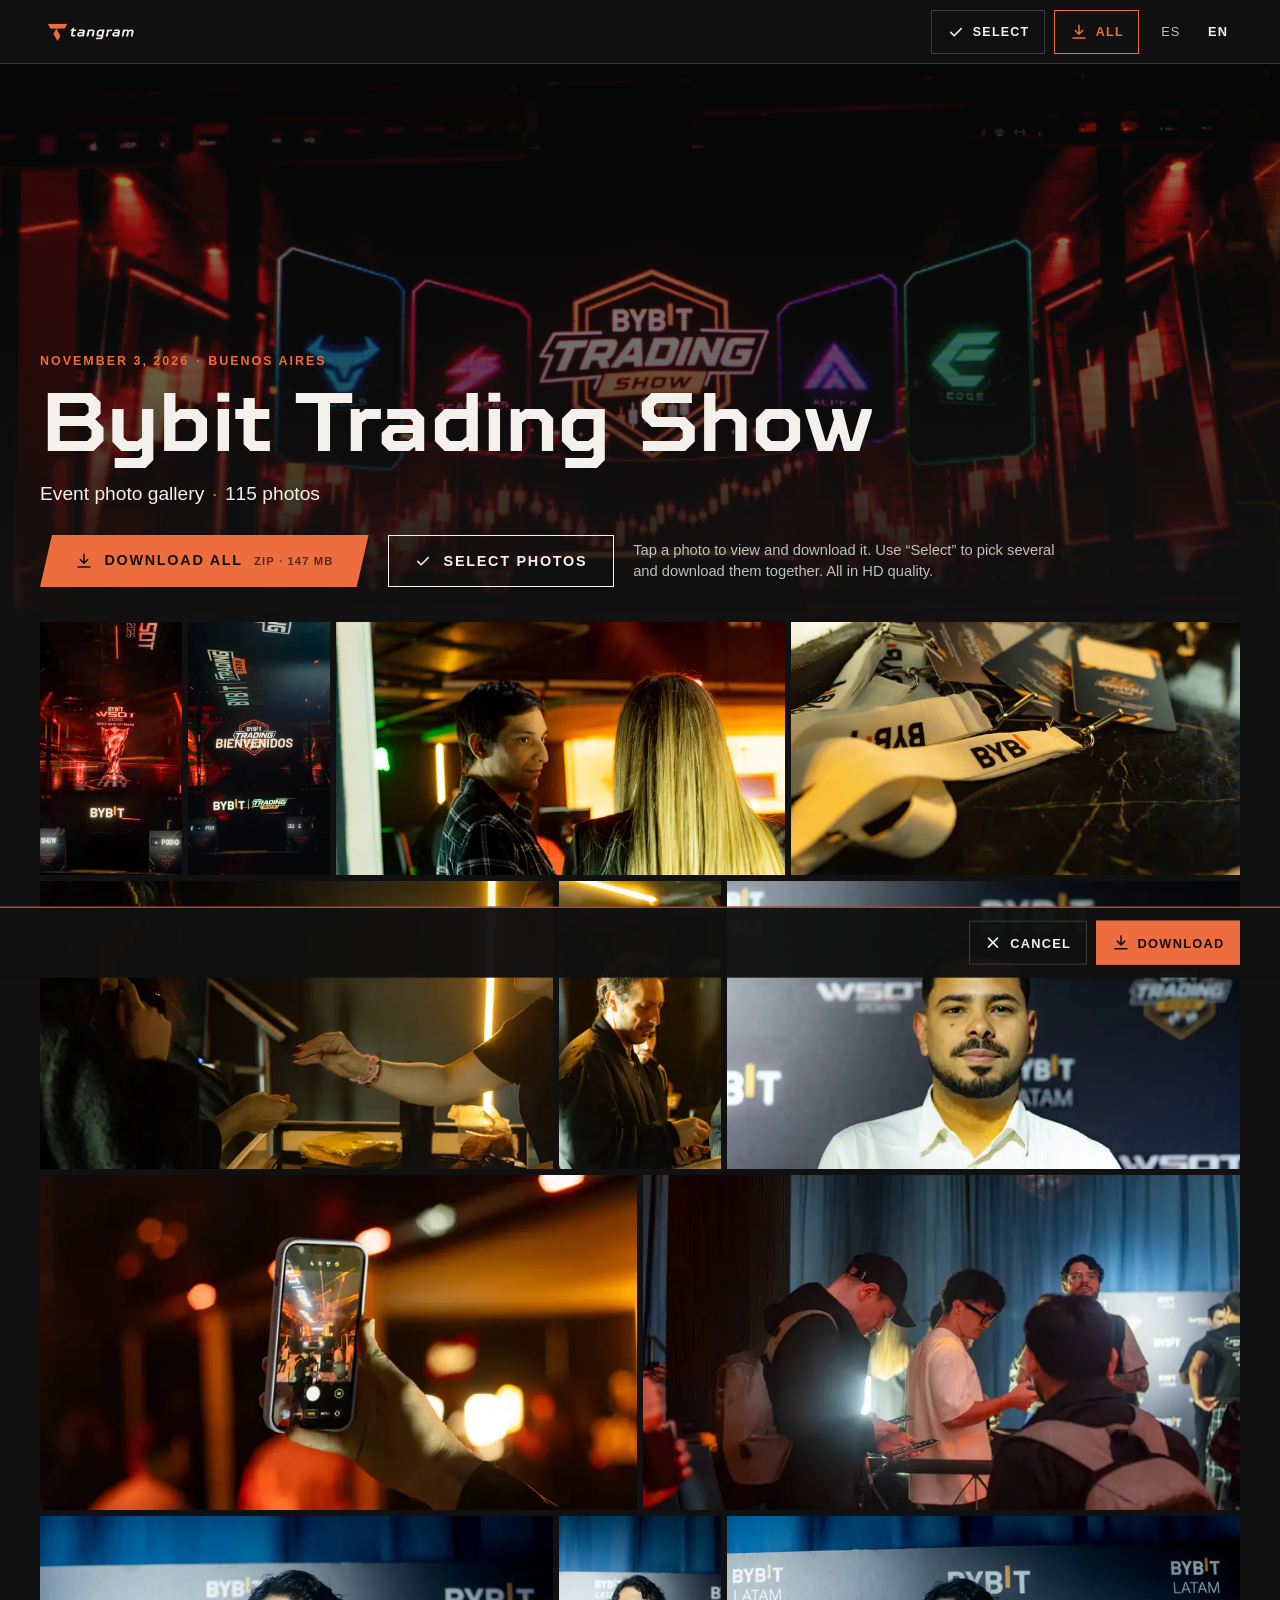
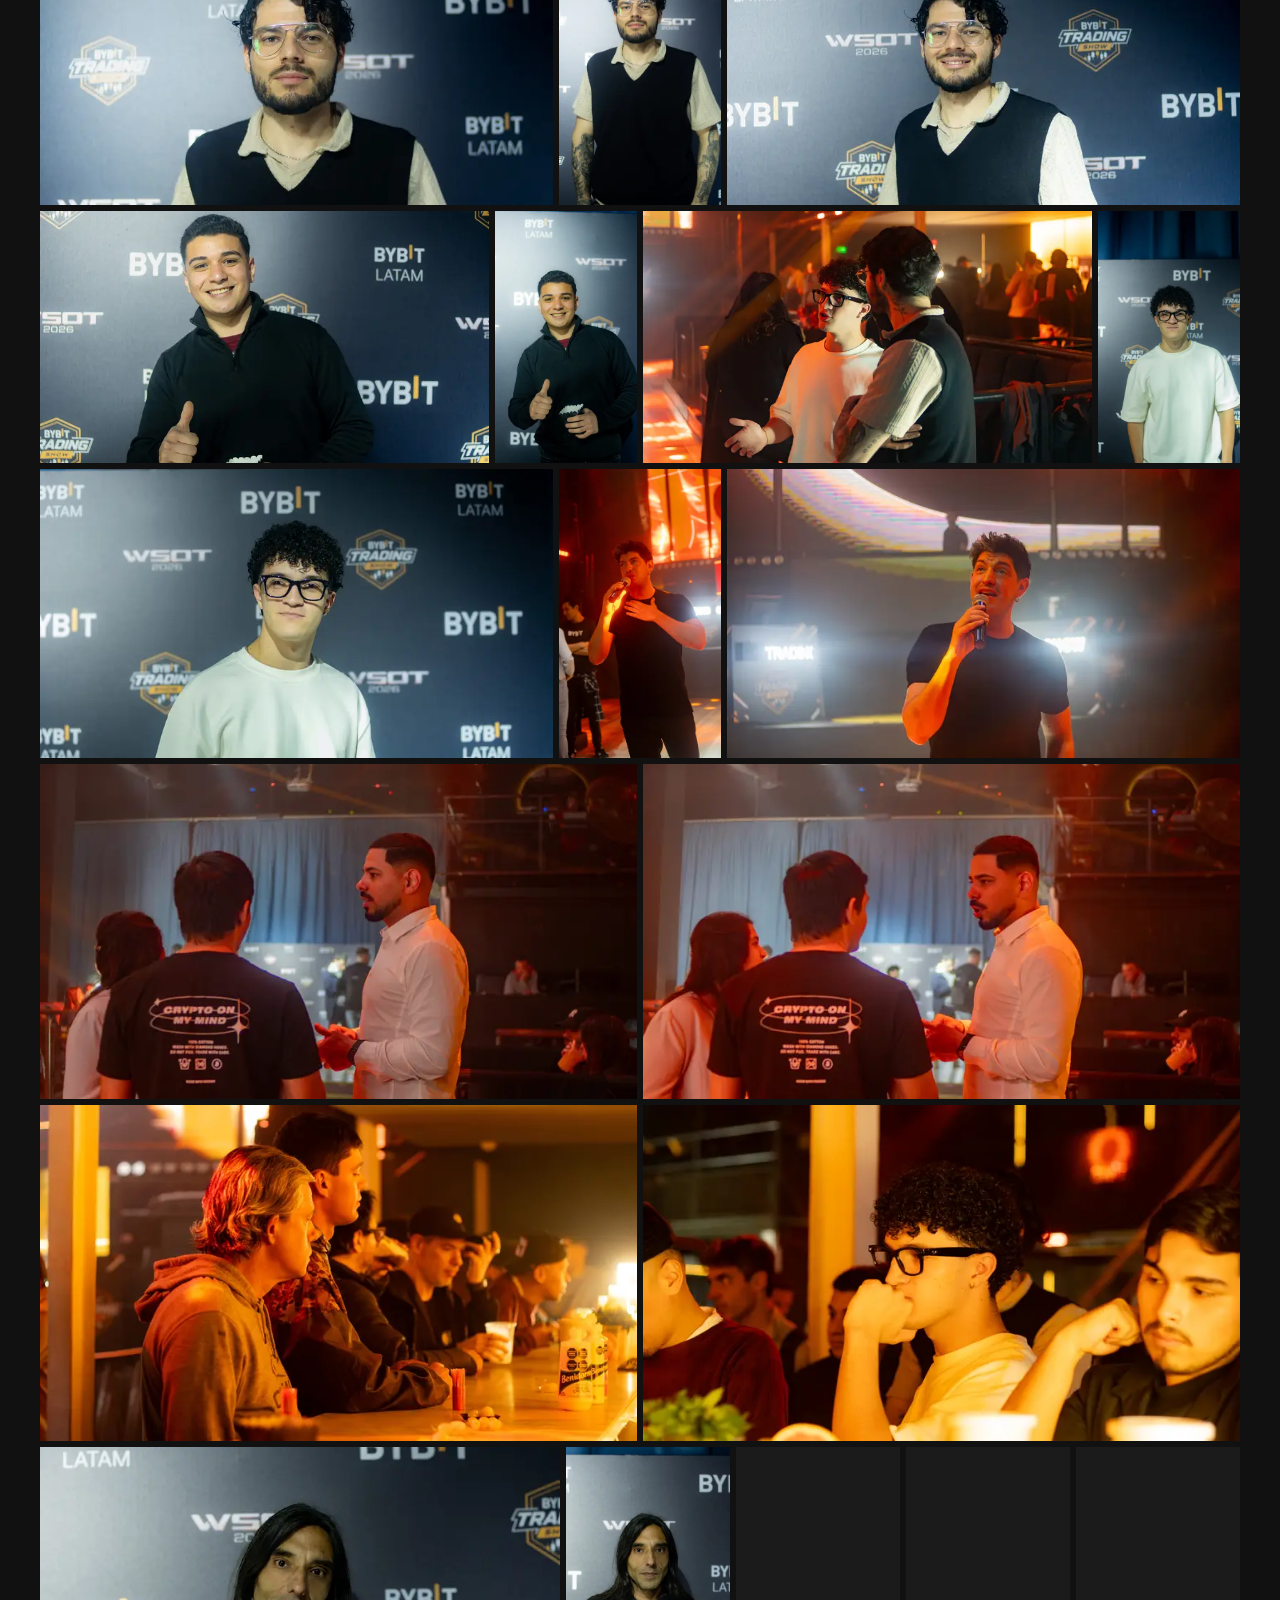
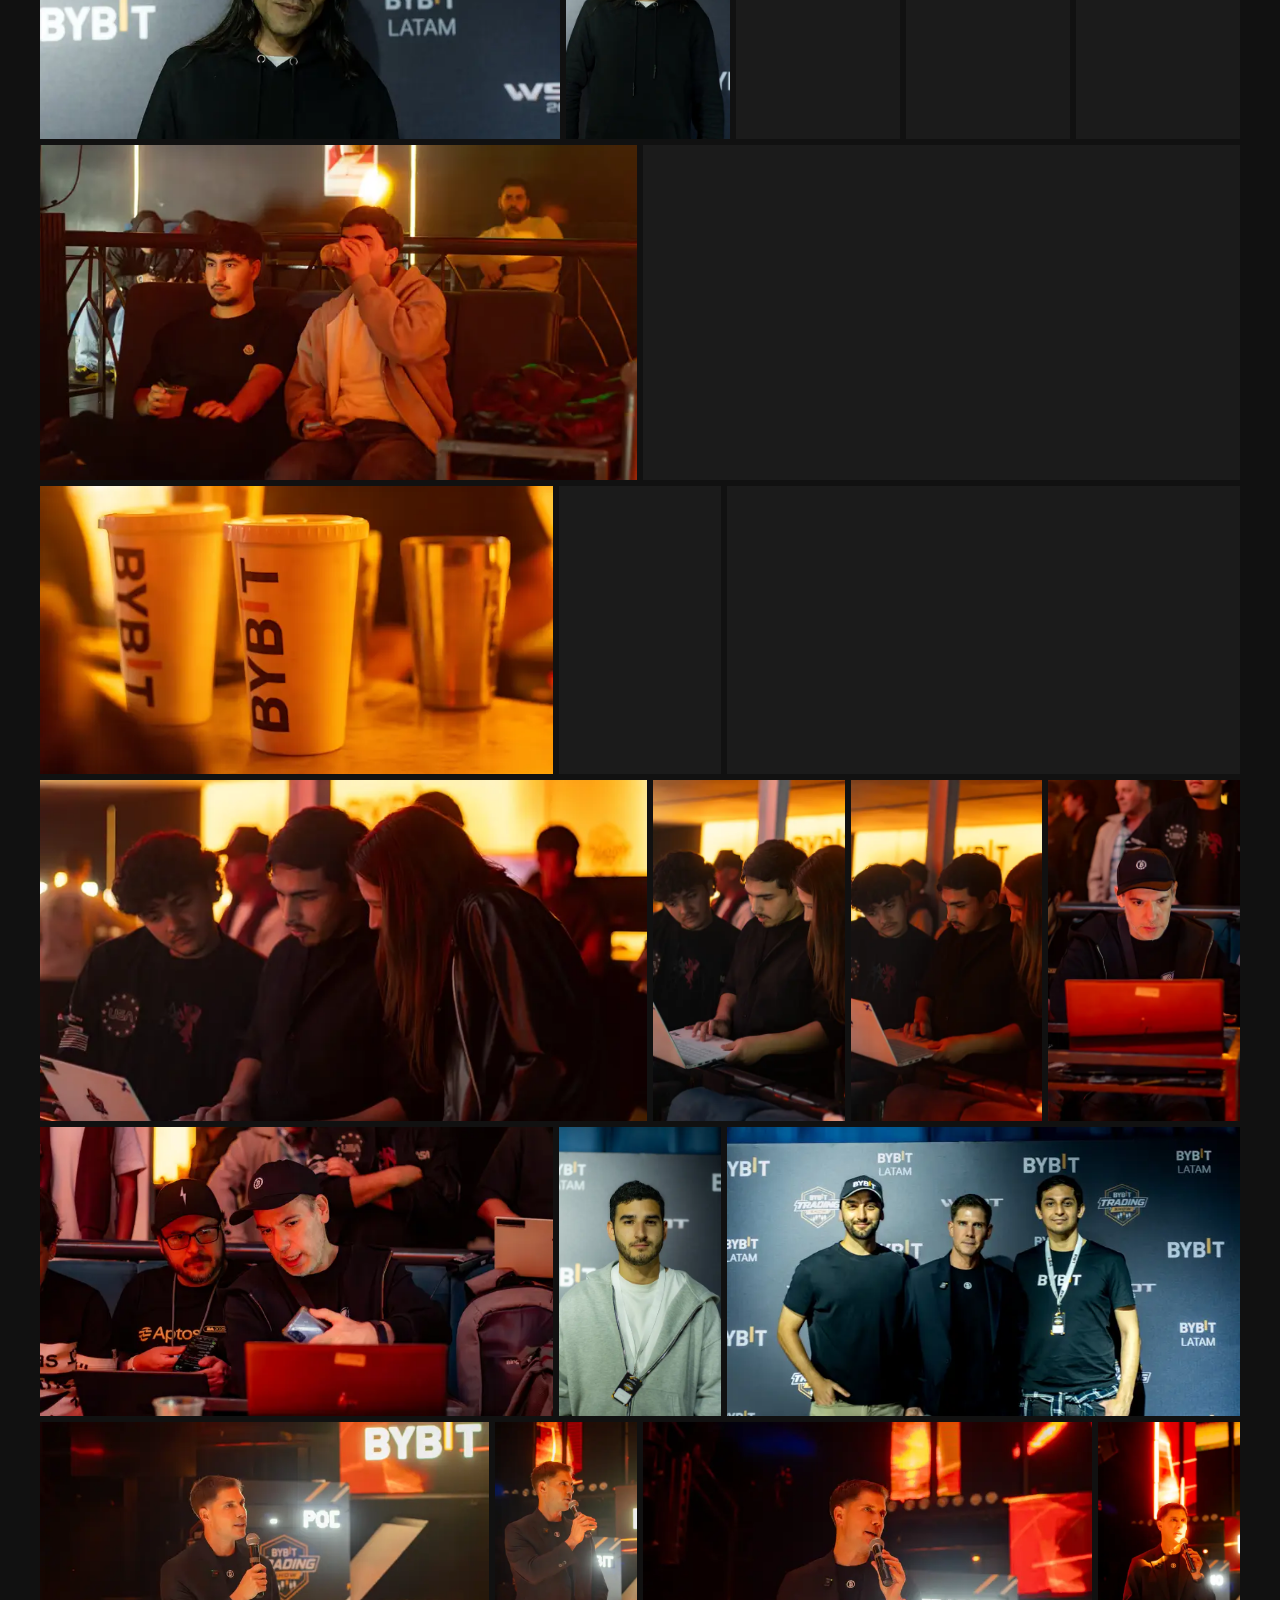
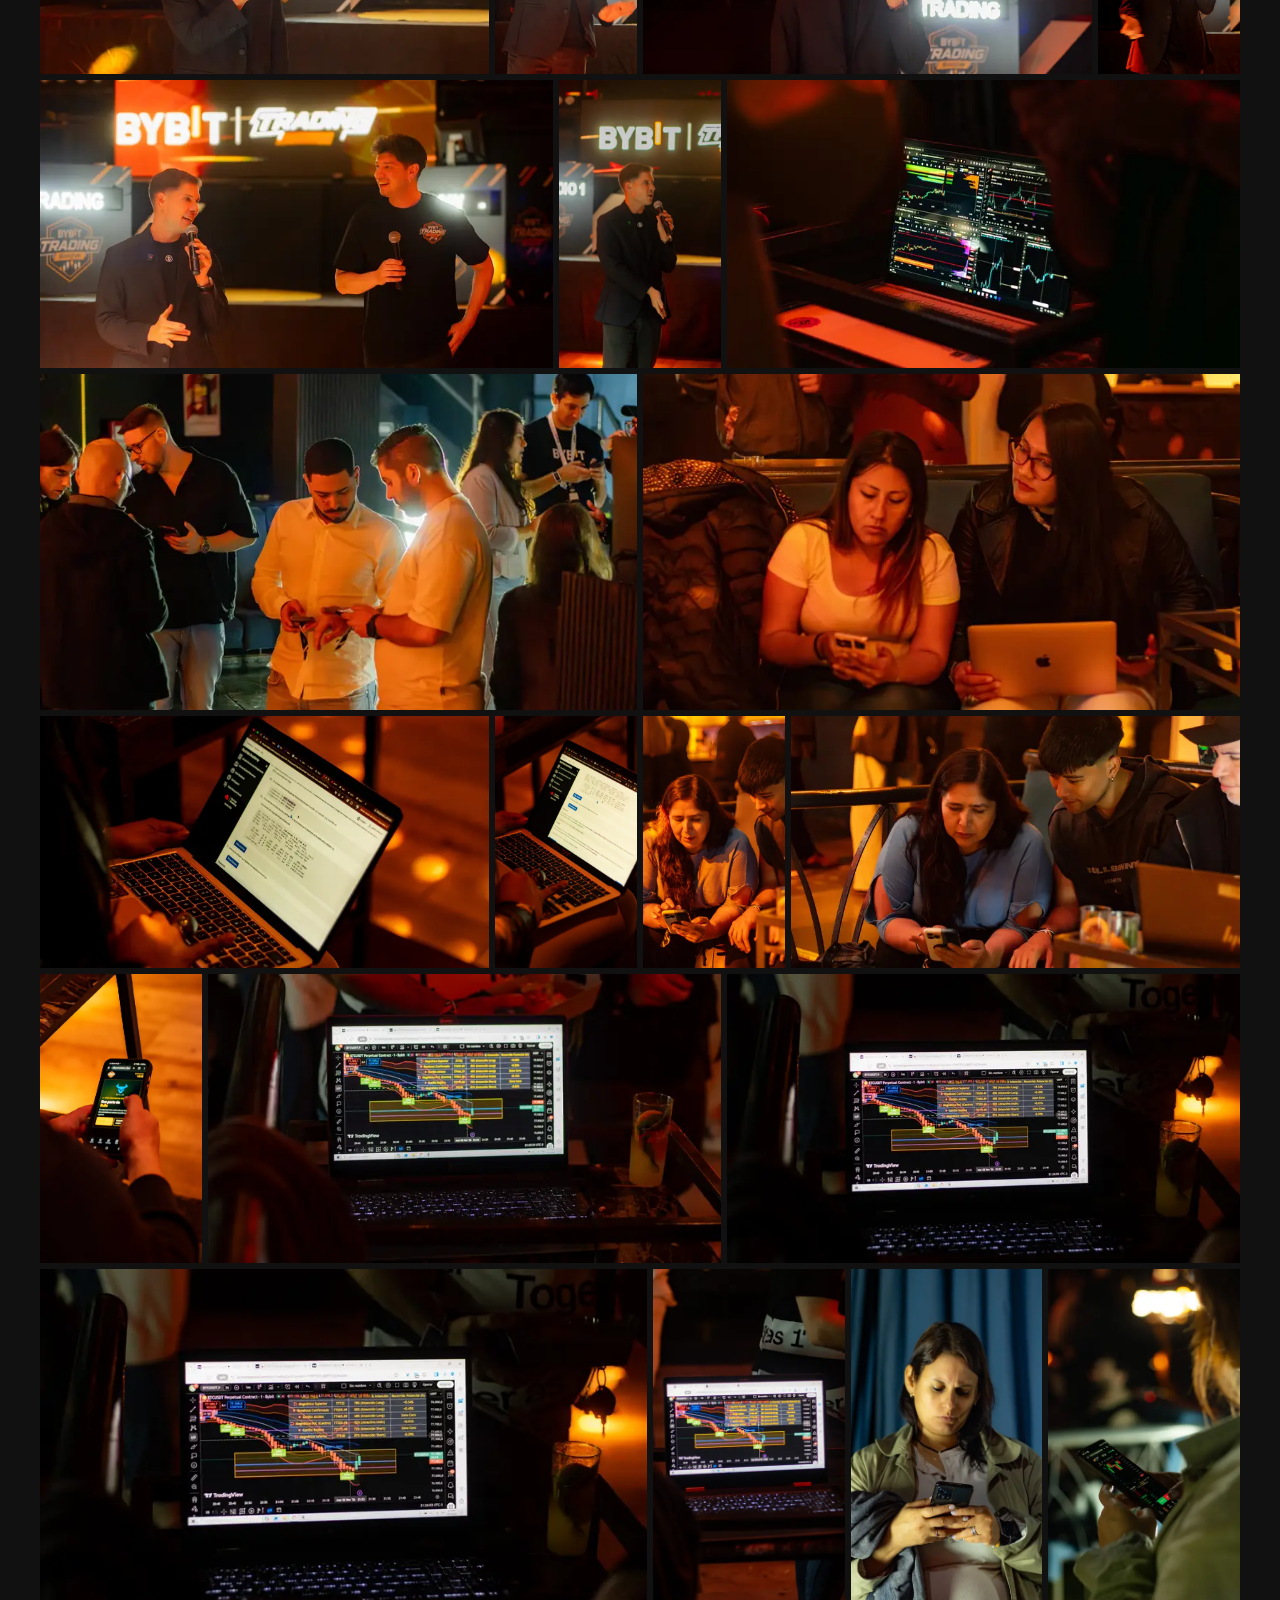
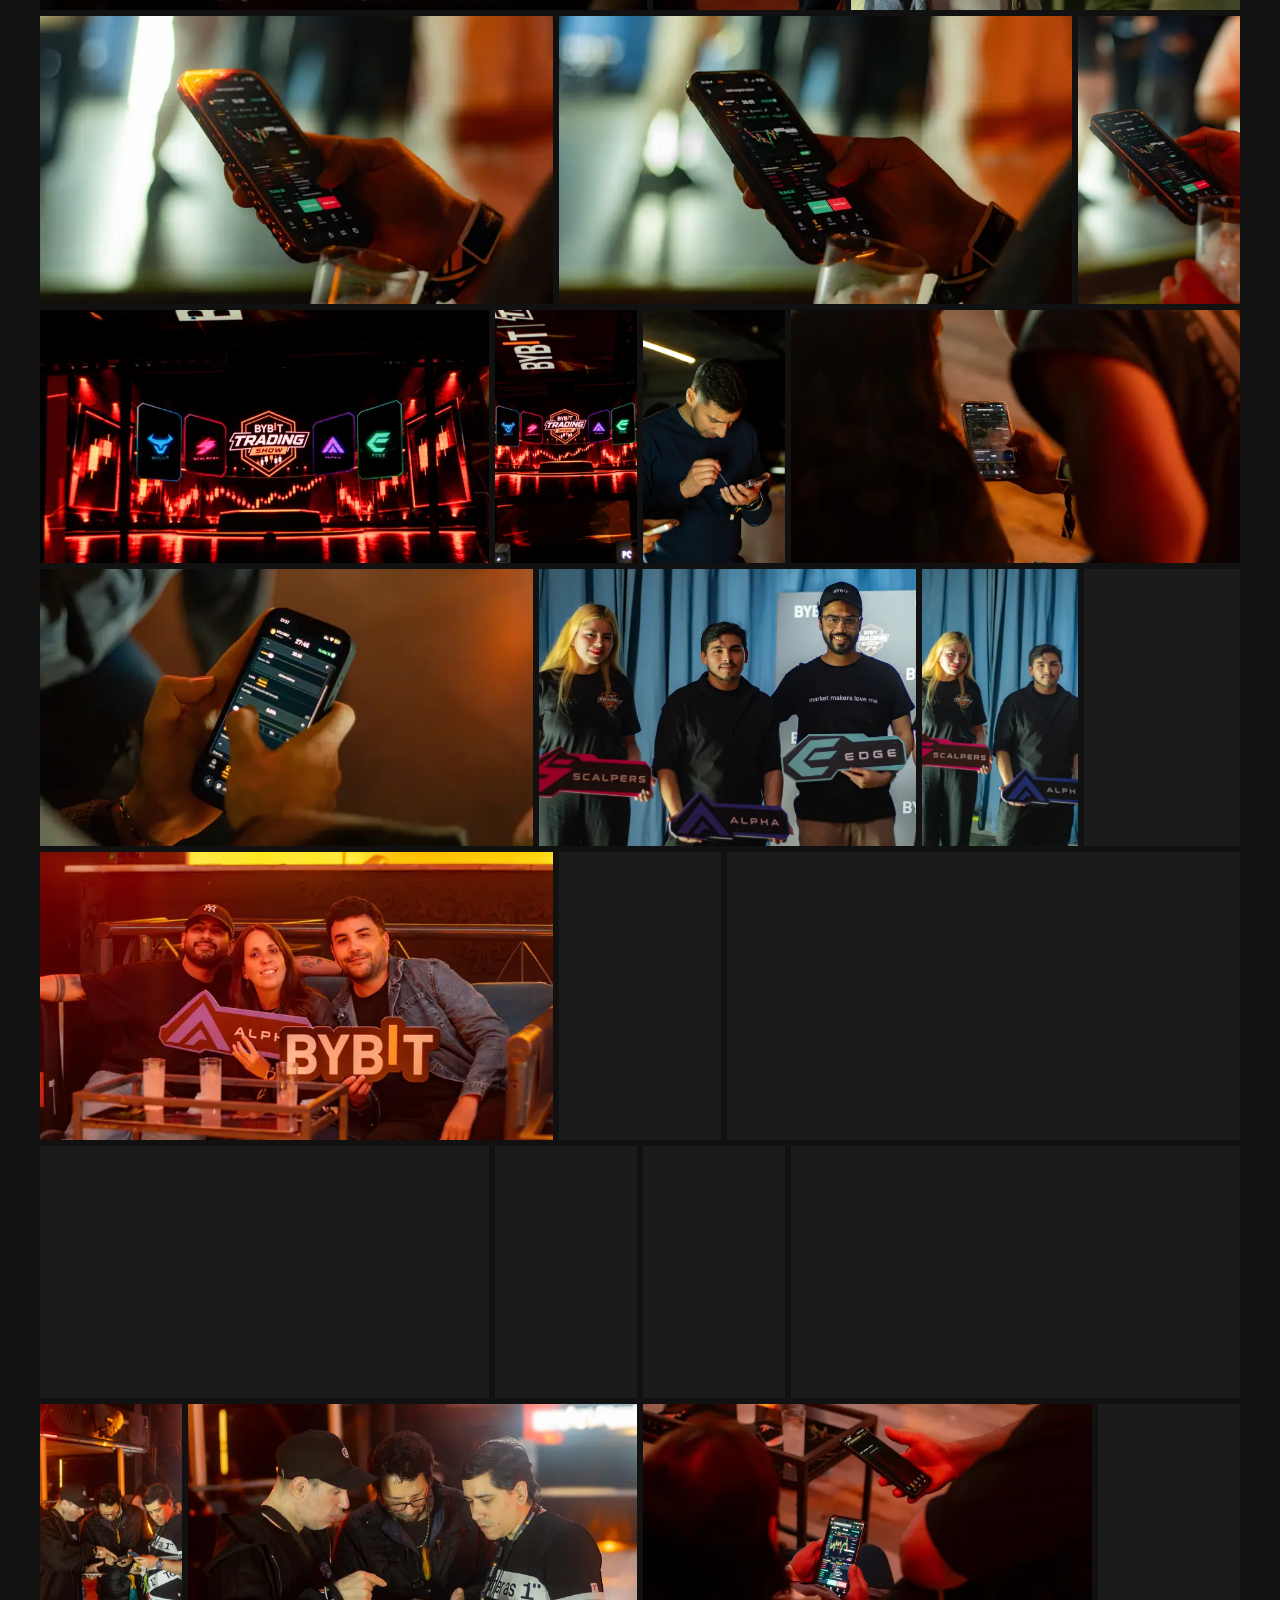
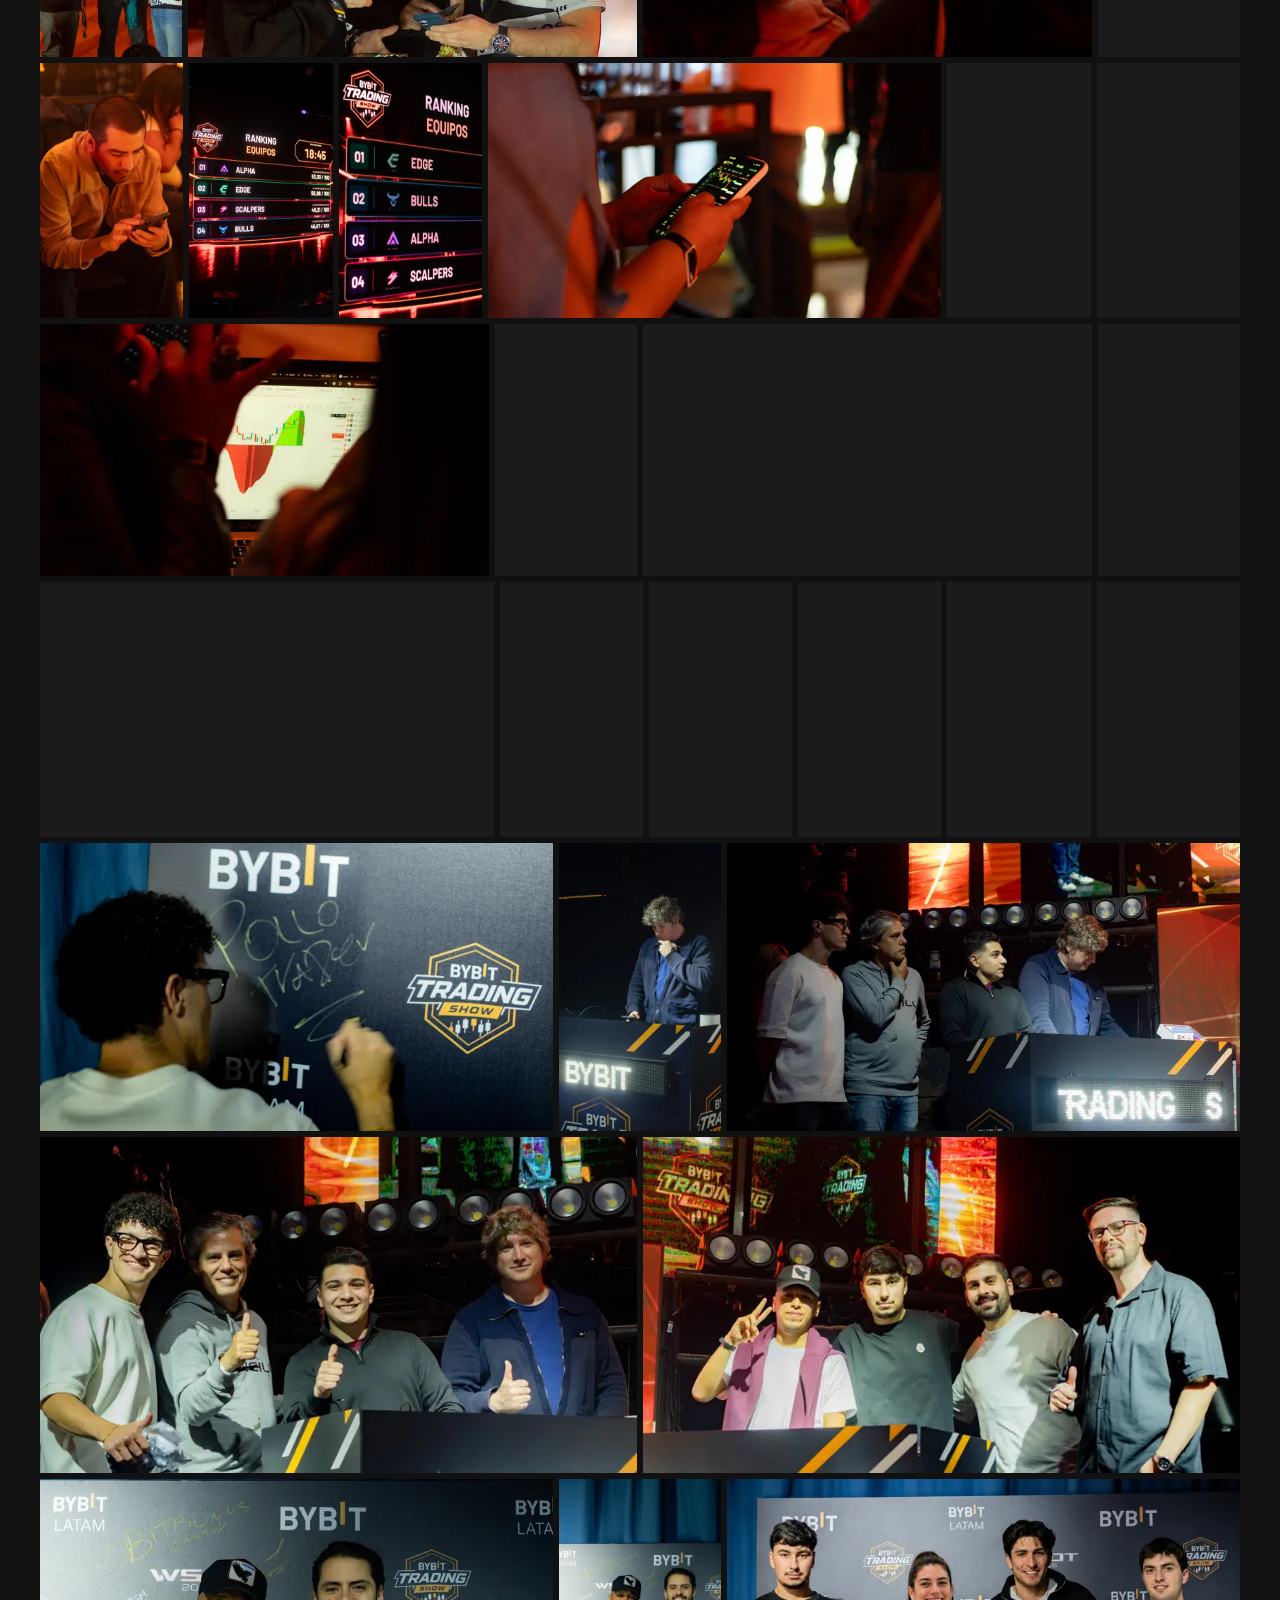
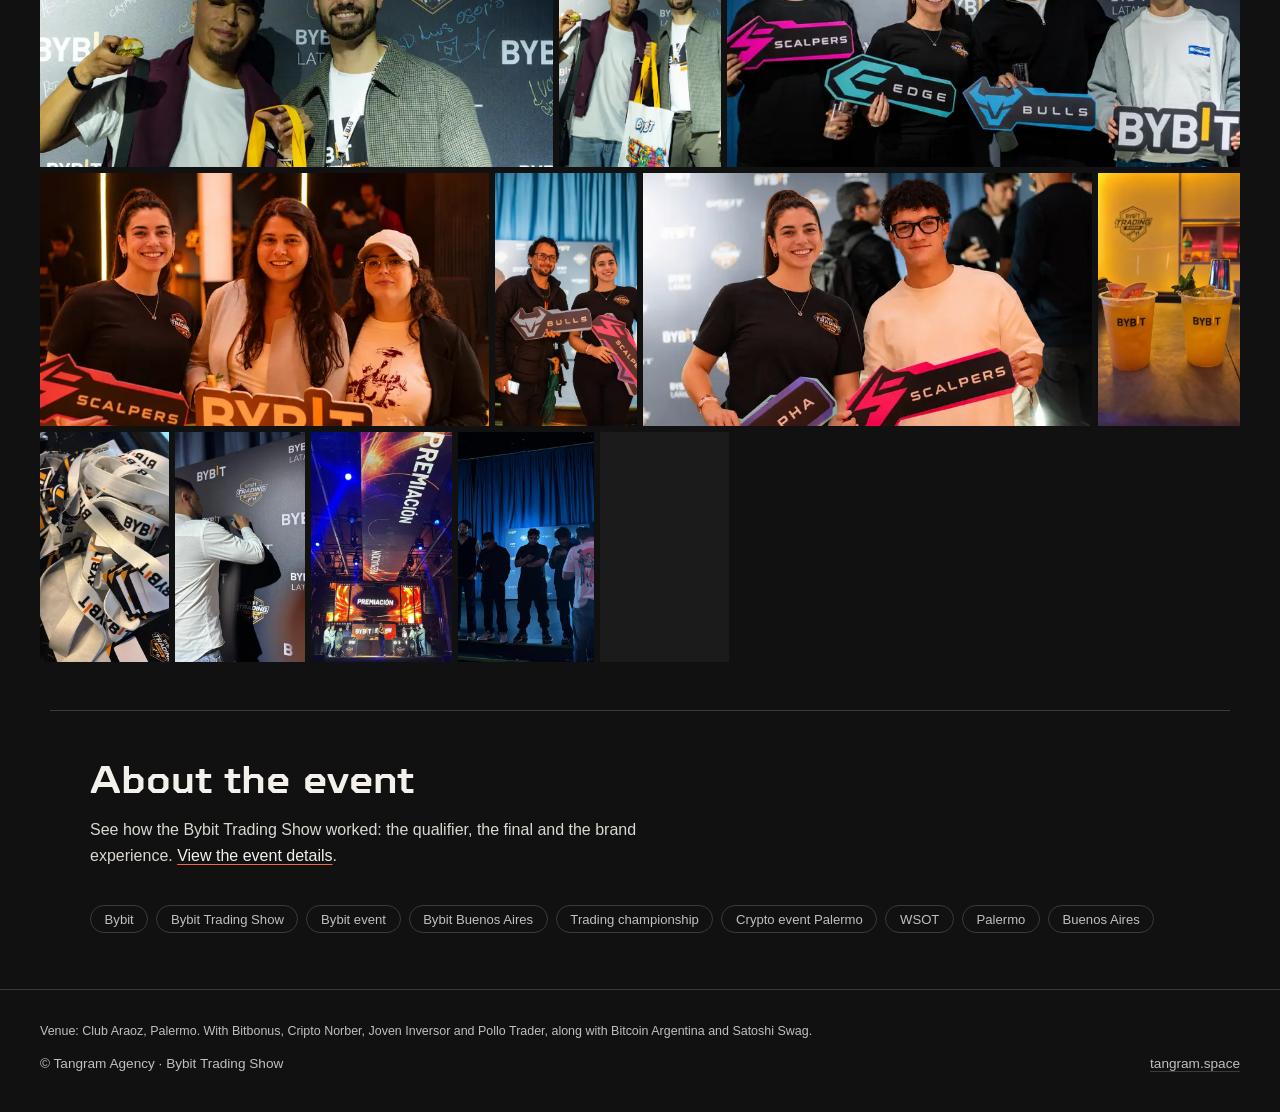
<file: bybit-tradingshow/en/index.html>
<!doctype html>
<html lang="en">
<head>
<meta charset="utf-8">
<meta name="viewport" content="width=device-width, initial-scale=1">
<title>Bybit Trading Show Buenos Aires 2026 · Event photos</title>
<meta name="description" content="Photos from the Bybit Trading Show, a Bybit LATAM event in Buenos Aires, Nov 3, 2026. Browse and download them in HD.">
<meta name="keywords" content="Bybit, Bybit Trading Show, Bybit event, Bybit events Buenos Aires, Bybit Buenos Aires, Bybit LATAM, Bybit Argentina, evento de Bybit, trading championship, crypto event, crypto event Buenos Aires, trading show, WSOT, World Series of Trading, crypto event Palermo, Palermo, Buenos Aires, Argentina, Tangram, Club Araoz, Club Araoz Palermo, Bitbonus, Cripto Norber, Joven Inversor, Pollo Trader, Bitcoin Argentina, Satoshi Catering, Satoshi Swag">
<!-- SEO:AUTOGENERATED START (source of truth: seo.config.json + build-seo.js — do not hand-edit) -->
    <link rel="canonical" href="http://staging-tangram-space.s3-website.us-east-2.amazonaws.com/bybit-tradingshow/en/">
    <link rel="alternate" hreflang="es" href="http://staging-tangram-space.s3-website.us-east-2.amazonaws.com/bybit-tradingshow/">
    <link rel="alternate" hreflang="en" href="http://staging-tangram-space.s3-website.us-east-2.amazonaws.com/bybit-tradingshow/en/">
    <link rel="alternate" hreflang="x-default" href="http://staging-tangram-space.s3-website.us-east-2.amazonaws.com/bybit-tradingshow/">
    <meta name="robots" content="noindex, nofollow">
<!-- SEO:AUTOGENERATED END -->
<meta property="og:type" content="website">
<meta property="og:site_name" content="Tangram">
<meta property="og:locale" content="en_US">
<meta property="og:locale:alternate" content="es_AR">
<meta property="og:title" content="Bybit Trading Show Buenos Aires · Event photos">
<meta property="og:description" content="See and download the event photos in HD.">
<meta property="og:url" content="http://staging-tangram-space.s3-website.us-east-2.amazonaws.com/bybit-tradingshow/en/">
<meta property="og:image" content="http://staging-tangram-space.s3-website.us-east-2.amazonaws.com/bybit-tradingshow/og.jpg">
<meta property="og:image:width" content="1200">
<meta property="og:image:height" content="630">
<meta property="og:image:alt" content="Bybit Trading Show stage with the teams on LED screens">
<meta name="twitter:card" content="summary_large_image">
<meta name="twitter:image" content="http://staging-tangram-space.s3-website.us-east-2.amazonaws.com/bybit-tradingshow/og.jpg">
<meta name="theme-color" content="#111111">
<meta name="color-scheme" content="dark">
<link rel="icon" href="/assets/favicon.svg" type="image/svg+xml">
<link rel="icon" href="/assets/favicon-32x32.png" sizes="32x32" type="image/png">
<script type="application/ld+json">{"@context":"https://schema.org","@type":"ImageGallery","@id":"https://tangram.space/bybit-tradingshow/en/#gallery","url":"https://tangram.space/bybit-tradingshow/en/","name":"Bybit Trading Show · Event photos","description":"Photo gallery of the Bybit Trading Show, held in Buenos Aires on November 3, 2026.","inLanguage":"en","keywords":"Bybit, Bybit Trading Show, Bybit event, Bybit events Buenos Aires, Bybit Buenos Aires, Bybit LATAM, Bybit Argentina, evento de Bybit, trading championship, crypto event, crypto event Buenos Aires, trading show, WSOT, World Series of Trading, crypto event Palermo, Palermo, Buenos Aires, Argentina, Tangram, Club Araoz, Club Araoz Palermo, Bitbonus, Cripto Norber, Joven Inversor, Pollo Trader, Bitcoin Argentina, Satoshi Catering, Satoshi Swag","isAccessibleForFree":true,"datePublished":"2026-11-06","about":{"@type":"Event","name":"Bybit Trading Show","description":"A crypto community event at a night club in Palermo, Buenos Aires, with a live simulated-trading qualifier and a final with prizes.","keywords":"Bybit, Bybit Trading Show, Bybit event, Bybit events Buenos Aires, Bybit Buenos Aires, Bybit LATAM, Bybit Argentina, evento de Bybit, trading championship, crypto event, crypto event Buenos Aires, trading show, WSOT, World Series of Trading, crypto event Palermo, Palermo, Buenos Aires, Argentina, Tangram, Club Araoz, Club Araoz Palermo, Bitbonus, Cripto Norber, Joven Inversor, Pollo Trader, Bitcoin Argentina, Satoshi Catering, Satoshi Swag","startDate":"2026-11-03","location":{"@type":"Place","name":"Club Araoz","address":{"@type":"PostalAddress","addressNeighborhood":"Palermo","addressLocality":"Buenos Aires","addressCountry":"AR"}},"endDate":"2026-11-03","eventStatus":"https://schema.org/EventScheduled","eventAttendanceMode":"https://schema.org/OfflineEventAttendanceMode","image":"https://tangram.space/bybit-tradingshow/og.jpg","organizer":{"@type":"Organization","name":"Bybit","url":"https://www.bybit.com/"},"isAccessibleForFree":true,"offers":{"@type":"Offer","price":"0","priceCurrency":"USD","url":"https://luma.com/dq0hu6dx"},"performer":{"@type":"Person","name":"Cripto Norber"}},"publisher":{"@type":"Organization","name":"Tangram","url":"https://tangram.space/","logo":"https://tangram.space/assets/images/logo.png"},"primaryImageOfPage":{"@type":"ImageObject","contentUrl":"https://tangram.space/bybit-tradingshow/og.jpg","width":1200,"height":630},"associatedMedia":[{"@type":"ImageObject","contentUrl":"https://tangram.space/bybit-tradingshow/v/bybit-trading-show-buenos-aires-001.webp","name":"Photo 1 from the Bybit Trading Show, a Bybit event at Club Araoz, Buenos Aires","keywords":"Bybit, Bybit Trading Show, Bybit event, Bybit events Buenos Aires, Bybit Buenos Aires, Bybit LATAM, Bybit Argentina, evento de Bybit"},{"@type":"ImageObject","contentUrl":"https://tangram.space/bybit-tradingshow/v/bybit-trading-show-buenos-aires-002.webp","name":"Photo 2 from the Bybit Trading Show, a Bybit event at Club Araoz, Buenos Aires","keywords":"Bybit, Bybit Trading Show, Bybit event, Bybit events Buenos Aires, Bybit Buenos Aires, Bybit LATAM, Bybit Argentina, evento de Bybit"},{"@type":"ImageObject","contentUrl":"https://tangram.space/bybit-tradingshow/v/bybit-trading-show-buenos-aires-003.webp","name":"Photo 3 from the Bybit Trading Show, a Bybit event at Club Araoz, Buenos Aires","keywords":"Bybit, Bybit Trading Show, Bybit event, Bybit events Buenos Aires, Bybit Buenos Aires, Bybit LATAM, Bybit Argentina, evento de Bybit"},{"@type":"ImageObject","contentUrl":"https://tangram.space/bybit-tradingshow/v/bybit-trading-show-buenos-aires-004.webp","name":"Photo 4 from the Bybit Trading Show, a Bybit event at Club Araoz, Buenos Aires","keywords":"Bybit, Bybit Trading Show, Bybit event, Bybit events Buenos Aires, Bybit Buenos Aires, Bybit LATAM, Bybit Argentina, evento de Bybit"},{"@type":"ImageObject","contentUrl":"https://tangram.space/bybit-tradingshow/v/bybit-trading-show-buenos-aires-005.webp","name":"Photo 5 from the Bybit Trading Show, a Bybit event at Club Araoz, Buenos Aires","keywords":"Bybit, Bybit Trading Show, Bybit event, Bybit events Buenos Aires, Bybit Buenos Aires, Bybit LATAM, Bybit Argentina, evento de Bybit"},{"@type":"ImageObject","contentUrl":"https://tangram.space/bybit-tradingshow/v/bybit-trading-show-buenos-aires-006.webp","name":"Photo 6 from the Bybit Trading Show, a Bybit event at Club Araoz, Buenos Aires","keywords":"Bybit, Bybit Trading Show, Bybit event, Bybit events Buenos Aires, Bybit Buenos Aires, Bybit LATAM, Bybit Argentina, evento de Bybit"},{"@type":"ImageObject","contentUrl":"https://tangram.space/bybit-tradingshow/v/bybit-trading-show-buenos-aires-007.webp","name":"Photo 7 from the Bybit Trading Show, a Bybit event at Club Araoz, Buenos Aires","keywords":"Bybit, Bybit Trading Show, Bybit event, Bybit events Buenos Aires, Bybit Buenos Aires, Bybit LATAM, Bybit Argentina, evento de Bybit"},{"@type":"ImageObject","contentUrl":"https://tangram.space/bybit-tradingshow/v/bybit-trading-show-buenos-aires-008.webp","name":"Photo 8 from the Bybit Trading Show, a Bybit event at Club Araoz, Buenos Aires","keywords":"Bybit, Bybit Trading Show, Bybit event, Bybit events Buenos Aires, Bybit Buenos Aires, Bybit LATAM, Bybit Argentina, evento de Bybit"},{"@type":"ImageObject","contentUrl":"https://tangram.space/bybit-tradingshow/v/bybit-trading-show-buenos-aires-009.webp","name":"Photo 9 from the Bybit Trading Show, a Bybit event at Club Araoz, Buenos Aires","keywords":"Bybit, Bybit Trading Show, Bybit event, Bybit events Buenos Aires, Bybit Buenos Aires, Bybit LATAM, Bybit Argentina, evento de Bybit"},{"@type":"ImageObject","contentUrl":"https://tangram.space/bybit-tradingshow/v/bybit-trading-show-buenos-aires-010.webp","name":"Photo 10 from the Bybit Trading Show, a Bybit event at Club Araoz, Buenos Aires","keywords":"Bybit, Bybit Trading Show, Bybit event, Bybit events Buenos Aires, Bybit Buenos Aires, Bybit LATAM, Bybit Argentina, evento de Bybit"},{"@type":"ImageObject","contentUrl":"https://tangram.space/bybit-tradingshow/v/bybit-trading-show-buenos-aires-011.webp","name":"Photo 11 from the Bybit Trading Show, a Bybit event at Club Araoz, Buenos Aires","keywords":"Bybit, Bybit Trading Show, Bybit event, Bybit events Buenos Aires, Bybit Buenos Aires, Bybit LATAM, Bybit Argentina, evento de Bybit"},{"@type":"ImageObject","contentUrl":"https://tangram.space/bybit-tradingshow/v/bybit-trading-show-buenos-aires-012.webp","name":"Photo 12 from the Bybit Trading Show, a Bybit event at Club Araoz, Buenos Aires","keywords":"Bybit, Bybit Trading Show, Bybit event, Bybit events Buenos Aires, Bybit Buenos Aires, Bybit LATAM, Bybit Argentina, evento de Bybit"},{"@type":"ImageObject","contentUrl":"https://tangram.space/bybit-tradingshow/v/bybit-trading-show-buenos-aires-013.webp","name":"Photo 13 from the Bybit Trading Show, a Bybit event at Club Araoz, Buenos Aires","keywords":"Bybit, Bybit Trading Show, Bybit event, Bybit events Buenos Aires, Bybit Buenos Aires, Bybit LATAM, Bybit Argentina, evento de Bybit"},{"@type":"ImageObject","contentUrl":"https://tangram.space/bybit-tradingshow/v/bybit-trading-show-buenos-aires-014.webp","name":"Photo 14 from the Bybit Trading Show, a Bybit event at Club Araoz, Buenos Aires","keywords":"Bybit, Bybit Trading Show, Bybit event, Bybit events Buenos Aires, Bybit Buenos Aires, Bybit LATAM, Bybit Argentina, evento de Bybit"},{"@type":"ImageObject","contentUrl":"https://tangram.space/bybit-tradingshow/v/bybit-trading-show-buenos-aires-015.webp","name":"Photo 15 from the Bybit Trading Show, a Bybit event at Club Araoz, Buenos Aires","keywords":"Bybit, Bybit Trading Show, Bybit event, Bybit events Buenos Aires, Bybit Buenos Aires, Bybit LATAM, Bybit Argentina, evento de Bybit"},{"@type":"ImageObject","contentUrl":"https://tangram.space/bybit-tradingshow/v/bybit-trading-show-buenos-aires-016.webp","name":"Photo 16 from the Bybit Trading Show, a Bybit event at Club Araoz, Buenos Aires","keywords":"Bybit, Bybit Trading Show, Bybit event, Bybit events Buenos Aires, Bybit Buenos Aires, Bybit LATAM, Bybit Argentina, evento de Bybit"},{"@type":"ImageObject","contentUrl":"https://tangram.space/bybit-tradingshow/v/bybit-trading-show-buenos-aires-017.webp","name":"Photo 17 from the Bybit Trading Show, a Bybit event at Club Araoz, Buenos Aires","keywords":"Bybit, Bybit Trading Show, Bybit event, Bybit events Buenos Aires, Bybit Buenos Aires, Bybit LATAM, Bybit Argentina, evento de Bybit"},{"@type":"ImageObject","contentUrl":"https://tangram.space/bybit-tradingshow/v/bybit-trading-show-buenos-aires-018.webp","name":"Photo 18 from the Bybit Trading Show, a Bybit event at Club Araoz, Buenos Aires","keywords":"Bybit, Bybit Trading Show, Bybit event, Bybit events Buenos Aires, Bybit Buenos Aires, Bybit LATAM, Bybit Argentina, evento de Bybit"},{"@type":"ImageObject","contentUrl":"https://tangram.space/bybit-tradingshow/v/bybit-trading-show-buenos-aires-019.webp","name":"Photo 19 from the Bybit Trading Show, a Bybit event at Club Araoz, Buenos Aires","keywords":"Bybit, Bybit Trading Show, Bybit event, Bybit events Buenos Aires, Bybit Buenos Aires, Bybit LATAM, Bybit Argentina, evento de Bybit"},{"@type":"ImageObject","contentUrl":"https://tangram.space/bybit-tradingshow/v/bybit-trading-show-buenos-aires-020.webp","name":"Photo 20 from the Bybit Trading Show, a Bybit event at Club Araoz, Buenos Aires","keywords":"Bybit, Bybit Trading Show, Bybit event, Bybit events Buenos Aires, Bybit Buenos Aires, Bybit LATAM, Bybit Argentina, evento de Bybit"},{"@type":"ImageObject","contentUrl":"https://tangram.space/bybit-tradingshow/v/bybit-trading-show-buenos-aires-021.webp","name":"Photo 21 from the Bybit Trading Show, a Bybit event at Club Araoz, Buenos Aires","keywords":"Bybit, Bybit Trading Show, Bybit event, Bybit events Buenos Aires, Bybit Buenos Aires, Bybit LATAM, Bybit Argentina, evento de Bybit"},{"@type":"ImageObject","contentUrl":"https://tangram.space/bybit-tradingshow/v/bybit-trading-show-buenos-aires-022.webp","name":"Photo 22 from the Bybit Trading Show, a Bybit event at Club Araoz, Buenos Aires","keywords":"Bybit, Bybit Trading Show, Bybit event, Bybit events Buenos Aires, Bybit Buenos Aires, Bybit LATAM, Bybit Argentina, evento de Bybit"},{"@type":"ImageObject","contentUrl":"https://tangram.space/bybit-tradingshow/v/bybit-trading-show-buenos-aires-023.webp","name":"Photo 23 from the Bybit Trading Show, a Bybit event at Club Araoz, Buenos Aires","keywords":"Bybit, Bybit Trading Show, Bybit event, Bybit events Buenos Aires, Bybit Buenos Aires, Bybit LATAM, Bybit Argentina, evento de Bybit"},{"@type":"ImageObject","contentUrl":"https://tangram.space/bybit-tradingshow/v/bybit-trading-show-buenos-aires-024.webp","name":"Photo 24 from the Bybit Trading Show, a Bybit event at Club Araoz, Buenos Aires","keywords":"Bybit, Bybit Trading Show, Bybit event, Bybit events Buenos Aires, Bybit Buenos Aires, Bybit LATAM, Bybit Argentina, evento de Bybit"},{"@type":"ImageObject","contentUrl":"https://tangram.space/bybit-tradingshow/v/bybit-trading-show-buenos-aires-025.webp","name":"Photo 25 from the Bybit Trading Show, a Bybit event at Club Araoz, Buenos Aires","keywords":"Bybit, Bybit Trading Show, Bybit event, Bybit events Buenos Aires, Bybit Buenos Aires, Bybit LATAM, Bybit Argentina, evento de Bybit"},{"@type":"ImageObject","contentUrl":"https://tangram.space/bybit-tradingshow/v/bybit-trading-show-buenos-aires-026.webp","name":"Photo 26 from the Bybit Trading Show, a Bybit event at Club Araoz, Buenos Aires","keywords":"Bybit, Bybit Trading Show, Bybit event, Bybit events Buenos Aires, Bybit Buenos Aires, Bybit LATAM, Bybit Argentina, evento de Bybit"},{"@type":"ImageObject","contentUrl":"https://tangram.space/bybit-tradingshow/v/bybit-trading-show-buenos-aires-027.webp","name":"Photo 27 from the Bybit Trading Show, a Bybit event at Club Araoz, Buenos Aires","keywords":"Bybit, Bybit Trading Show, Bybit event, Bybit events Buenos Aires, Bybit Buenos Aires, Bybit LATAM, Bybit Argentina, evento de Bybit"},{"@type":"ImageObject","contentUrl":"https://tangram.space/bybit-tradingshow/v/bybit-trading-show-buenos-aires-028.webp","name":"Photo 28 from the Bybit Trading Show, a Bybit event at Club Araoz, Buenos Aires","keywords":"Bybit, Bybit Trading Show, Bybit event, Bybit events Buenos Aires, Bybit Buenos Aires, Bybit LATAM, Bybit Argentina, evento de Bybit"},{"@type":"ImageObject","contentUrl":"https://tangram.space/bybit-tradingshow/v/bybit-trading-show-buenos-aires-029.webp","name":"Photo 29 from the Bybit Trading Show, a Bybit event at Club Araoz, Buenos Aires","keywords":"Bybit, Bybit Trading Show, Bybit event, Bybit events Buenos Aires, Bybit Buenos Aires, Bybit LATAM, Bybit Argentina, evento de Bybit"},{"@type":"ImageObject","contentUrl":"https://tangram.space/bybit-tradingshow/v/bybit-trading-show-buenos-aires-030.webp","name":"Photo 30 from the Bybit Trading Show, a Bybit event at Club Araoz, Buenos Aires","keywords":"Bybit, Bybit Trading Show, Bybit event, Bybit events Buenos Aires, Bybit Buenos Aires, Bybit LATAM, Bybit Argentina, evento de Bybit"},{"@type":"ImageObject","contentUrl":"https://tangram.space/bybit-tradingshow/v/bybit-trading-show-buenos-aires-031.webp","name":"Photo 31 from the Bybit Trading Show, a Bybit event at Club Araoz, Buenos Aires","keywords":"Bybit, Bybit Trading Show, Bybit event, Bybit events Buenos Aires, Bybit Buenos Aires, Bybit LATAM, Bybit Argentina, evento de Bybit"},{"@type":"ImageObject","contentUrl":"https://tangram.space/bybit-tradingshow/v/bybit-trading-show-buenos-aires-032.webp","name":"Photo 32 from the Bybit Trading Show, a Bybit event at Club Araoz, Buenos Aires","keywords":"Bybit, Bybit Trading Show, Bybit event, Bybit events Buenos Aires, Bybit Buenos Aires, Bybit LATAM, Bybit Argentina, evento de Bybit"},{"@type":"ImageObject","contentUrl":"https://tangram.space/bybit-tradingshow/v/bybit-trading-show-buenos-aires-033.webp","name":"Photo 33 from the Bybit Trading Show, a Bybit event at Club Araoz, Buenos Aires","keywords":"Bybit, Bybit Trading Show, Bybit event, Bybit events Buenos Aires, Bybit Buenos Aires, Bybit LATAM, Bybit Argentina, evento de Bybit"},{"@type":"ImageObject","contentUrl":"https://tangram.space/bybit-tradingshow/v/bybit-trading-show-buenos-aires-034.webp","name":"Photo 34 from the Bybit Trading Show, a Bybit event at Club Araoz, Buenos Aires","keywords":"Bybit, Bybit Trading Show, Bybit event, Bybit events Buenos Aires, Bybit Buenos Aires, Bybit LATAM, Bybit Argentina, evento de Bybit"},{"@type":"ImageObject","contentUrl":"https://tangram.space/bybit-tradingshow/v/bybit-trading-show-buenos-aires-035.webp","name":"Photo 35 from the Bybit Trading Show, a Bybit event at Club Araoz, Buenos Aires","keywords":"Bybit, Bybit Trading Show, Bybit event, Bybit events Buenos Aires, Bybit Buenos Aires, Bybit LATAM, Bybit Argentina, evento de Bybit"},{"@type":"ImageObject","contentUrl":"https://tangram.space/bybit-tradingshow/v/bybit-trading-show-buenos-aires-036.webp","name":"Photo 36 from the Bybit Trading Show, a Bybit event at Club Araoz, Buenos Aires","keywords":"Bybit, Bybit Trading Show, Bybit event, Bybit events Buenos Aires, Bybit Buenos Aires, Bybit LATAM, Bybit Argentina, evento de Bybit"},{"@type":"ImageObject","contentUrl":"https://tangram.space/bybit-tradingshow/v/bybit-trading-show-buenos-aires-037.webp","name":"Photo 37 from the Bybit Trading Show, a Bybit event at Club Araoz, Buenos Aires","keywords":"Bybit, Bybit Trading Show, Bybit event, Bybit events Buenos Aires, Bybit Buenos Aires, Bybit LATAM, Bybit Argentina, evento de Bybit"},{"@type":"ImageObject","contentUrl":"https://tangram.space/bybit-tradingshow/v/bybit-trading-show-buenos-aires-038.webp","name":"Photo 38 from the Bybit Trading Show, a Bybit event at Club Araoz, Buenos Aires","keywords":"Bybit, Bybit Trading Show, Bybit event, Bybit events Buenos Aires, Bybit Buenos Aires, Bybit LATAM, Bybit Argentina, evento de Bybit"},{"@type":"ImageObject","contentUrl":"https://tangram.space/bybit-tradingshow/v/bybit-trading-show-buenos-aires-039.webp","name":"Photo 39 from the Bybit Trading Show, a Bybit event at Club Araoz, Buenos Aires","keywords":"Bybit, Bybit Trading Show, Bybit event, Bybit events Buenos Aires, Bybit Buenos Aires, Bybit LATAM, Bybit Argentina, evento de Bybit"},{"@type":"ImageObject","contentUrl":"https://tangram.space/bybit-tradingshow/v/bybit-trading-show-buenos-aires-040.webp","name":"Photo 40 from the Bybit Trading Show, a Bybit event at Club Araoz, Buenos Aires","keywords":"Bybit, Bybit Trading Show, Bybit event, Bybit events Buenos Aires, Bybit Buenos Aires, Bybit LATAM, Bybit Argentina, evento de Bybit"},{"@type":"ImageObject","contentUrl":"https://tangram.space/bybit-tradingshow/v/bybit-trading-show-buenos-aires-041.webp","name":"Photo 41 from the Bybit Trading Show, a Bybit event at Club Araoz, Buenos Aires","keywords":"Bybit, Bybit Trading Show, Bybit event, Bybit events Buenos Aires, Bybit Buenos Aires, Bybit LATAM, Bybit Argentina, evento de Bybit"},{"@type":"ImageObject","contentUrl":"https://tangram.space/bybit-tradingshow/v/bybit-trading-show-buenos-aires-042.webp","name":"Photo 42 from the Bybit Trading Show, a Bybit event at Club Araoz, Buenos Aires","keywords":"Bybit, Bybit Trading Show, Bybit event, Bybit events Buenos Aires, Bybit Buenos Aires, Bybit LATAM, Bybit Argentina, evento de Bybit"},{"@type":"ImageObject","contentUrl":"https://tangram.space/bybit-tradingshow/v/bybit-trading-show-buenos-aires-043.webp","name":"Photo 43 from the Bybit Trading Show, a Bybit event at Club Araoz, Buenos Aires","keywords":"Bybit, Bybit Trading Show, Bybit event, Bybit events Buenos Aires, Bybit Buenos Aires, Bybit LATAM, Bybit Argentina, evento de Bybit"},{"@type":"ImageObject","contentUrl":"https://tangram.space/bybit-tradingshow/v/bybit-trading-show-buenos-aires-044.webp","name":"Photo 44 from the Bybit Trading Show, a Bybit event at Club Araoz, Buenos Aires","keywords":"Bybit, Bybit Trading Show, Bybit event, Bybit events Buenos Aires, Bybit Buenos Aires, Bybit LATAM, Bybit Argentina, evento de Bybit"},{"@type":"ImageObject","contentUrl":"https://tangram.space/bybit-tradingshow/v/bybit-trading-show-buenos-aires-045.webp","name":"Photo 45 from the Bybit Trading Show, a Bybit event at Club Araoz, Buenos Aires","keywords":"Bybit, Bybit Trading Show, Bybit event, Bybit events Buenos Aires, Bybit Buenos Aires, Bybit LATAM, Bybit Argentina, evento de Bybit"},{"@type":"ImageObject","contentUrl":"https://tangram.space/bybit-tradingshow/v/bybit-trading-show-buenos-aires-046.webp","name":"Photo 46 from the Bybit Trading Show, a Bybit event at Club Araoz, Buenos Aires","keywords":"Bybit, Bybit Trading Show, Bybit event, Bybit events Buenos Aires, Bybit Buenos Aires, Bybit LATAM, Bybit Argentina, evento de Bybit"},{"@type":"ImageObject","contentUrl":"https://tangram.space/bybit-tradingshow/v/bybit-trading-show-buenos-aires-047.webp","name":"Photo 47 from the Bybit Trading Show, a Bybit event at Club Araoz, Buenos Aires","keywords":"Bybit, Bybit Trading Show, Bybit event, Bybit events Buenos Aires, Bybit Buenos Aires, Bybit LATAM, Bybit Argentina, evento de Bybit"},{"@type":"ImageObject","contentUrl":"https://tangram.space/bybit-tradingshow/v/bybit-trading-show-buenos-aires-048.webp","name":"Photo 48 from the Bybit Trading Show, a Bybit event at Club Araoz, Buenos Aires","keywords":"Bybit, Bybit Trading Show, Bybit event, Bybit events Buenos Aires, Bybit Buenos Aires, Bybit LATAM, Bybit Argentina, evento de Bybit"},{"@type":"ImageObject","contentUrl":"https://tangram.space/bybit-tradingshow/v/bybit-trading-show-buenos-aires-049.webp","name":"Photo 49 from the Bybit Trading Show, a Bybit event at Club Araoz, Buenos Aires","keywords":"Bybit, Bybit Trading Show, Bybit event, Bybit events Buenos Aires, Bybit Buenos Aires, Bybit LATAM, Bybit Argentina, evento de Bybit"},{"@type":"ImageObject","contentUrl":"https://tangram.space/bybit-tradingshow/v/bybit-trading-show-buenos-aires-050.webp","name":"Photo 50 from the Bybit Trading Show, a Bybit event at Club Araoz, Buenos Aires","keywords":"Bybit, Bybit Trading Show, Bybit event, Bybit events Buenos Aires, Bybit Buenos Aires, Bybit LATAM, Bybit Argentina, evento de Bybit"},{"@type":"ImageObject","contentUrl":"https://tangram.space/bybit-tradingshow/v/bybit-trading-show-buenos-aires-051.webp","name":"Photo 51 from the Bybit Trading Show, a Bybit event at Club Araoz, Buenos Aires","keywords":"Bybit, Bybit Trading Show, Bybit event, Bybit events Buenos Aires, Bybit Buenos Aires, Bybit LATAM, Bybit Argentina, evento de Bybit"},{"@type":"ImageObject","contentUrl":"https://tangram.space/bybit-tradingshow/v/bybit-trading-show-buenos-aires-052.webp","name":"Photo 52 from the Bybit Trading Show, a Bybit event at Club Araoz, Buenos Aires","keywords":"Bybit, Bybit Trading Show, Bybit event, Bybit events Buenos Aires, Bybit Buenos Aires, Bybit LATAM, Bybit Argentina, evento de Bybit"},{"@type":"ImageObject","contentUrl":"https://tangram.space/bybit-tradingshow/v/bybit-trading-show-buenos-aires-053.webp","name":"Photo 53 from the Bybit Trading Show, a Bybit event at Club Araoz, Buenos Aires","keywords":"Bybit, Bybit Trading Show, Bybit event, Bybit events Buenos Aires, Bybit Buenos Aires, Bybit LATAM, Bybit Argentina, evento de Bybit"},{"@type":"ImageObject","contentUrl":"https://tangram.space/bybit-tradingshow/v/bybit-trading-show-buenos-aires-054.webp","name":"Photo 54 from the Bybit Trading Show, a Bybit event at Club Araoz, Buenos Aires","keywords":"Bybit, Bybit Trading Show, Bybit event, Bybit events Buenos Aires, Bybit Buenos Aires, Bybit LATAM, Bybit Argentina, evento de Bybit"},{"@type":"ImageObject","contentUrl":"https://tangram.space/bybit-tradingshow/v/bybit-trading-show-buenos-aires-055.webp","name":"Photo 55 from the Bybit Trading Show, a Bybit event at Club Araoz, Buenos Aires","keywords":"Bybit, Bybit Trading Show, Bybit event, Bybit events Buenos Aires, Bybit Buenos Aires, Bybit LATAM, Bybit Argentina, evento de Bybit"},{"@type":"ImageObject","contentUrl":"https://tangram.space/bybit-tradingshow/v/bybit-trading-show-buenos-aires-056.webp","name":"Photo 56 from the Bybit Trading Show, a Bybit event at Club Araoz, Buenos Aires","keywords":"Bybit, Bybit Trading Show, Bybit event, Bybit events Buenos Aires, Bybit Buenos Aires, Bybit LATAM, Bybit Argentina, evento de Bybit"},{"@type":"ImageObject","contentUrl":"https://tangram.space/bybit-tradingshow/v/bybit-trading-show-buenos-aires-057.webp","name":"Photo 57 from the Bybit Trading Show, a Bybit event at Club Araoz, Buenos Aires","keywords":"Bybit, Bybit Trading Show, Bybit event, Bybit events Buenos Aires, Bybit Buenos Aires, Bybit LATAM, Bybit Argentina, evento de Bybit"},{"@type":"ImageObject","contentUrl":"https://tangram.space/bybit-tradingshow/v/bybit-trading-show-buenos-aires-058.webp","name":"Photo 58 from the Bybit Trading Show, a Bybit event at Club Araoz, Buenos Aires","keywords":"Bybit, Bybit Trading Show, Bybit event, Bybit events Buenos Aires, Bybit Buenos Aires, Bybit LATAM, Bybit Argentina, evento de Bybit"},{"@type":"ImageObject","contentUrl":"https://tangram.space/bybit-tradingshow/v/bybit-trading-show-buenos-aires-059.webp","name":"Photo 59 from the Bybit Trading Show, a Bybit event at Club Araoz, Buenos Aires","keywords":"Bybit, Bybit Trading Show, Bybit event, Bybit events Buenos Aires, Bybit Buenos Aires, Bybit LATAM, Bybit Argentina, evento de Bybit"},{"@type":"ImageObject","contentUrl":"https://tangram.space/bybit-tradingshow/v/bybit-trading-show-buenos-aires-060.webp","name":"Photo 60 from the Bybit Trading Show, a Bybit event at Club Araoz, Buenos Aires","keywords":"Bybit, Bybit Trading Show, Bybit event, Bybit events Buenos Aires, Bybit Buenos Aires, Bybit LATAM, Bybit Argentina, evento de Bybit"},{"@type":"ImageObject","contentUrl":"https://tangram.space/bybit-tradingshow/v/bybit-trading-show-buenos-aires-061.webp","name":"Photo 61 from the Bybit Trading Show, a Bybit event at Club Araoz, Buenos Aires","keywords":"Bybit, Bybit Trading Show, Bybit event, Bybit events Buenos Aires, Bybit Buenos Aires, Bybit LATAM, Bybit Argentina, evento de Bybit"},{"@type":"ImageObject","contentUrl":"https://tangram.space/bybit-tradingshow/v/bybit-trading-show-buenos-aires-062.webp","name":"Photo 62 from the Bybit Trading Show, a Bybit event at Club Araoz, Buenos Aires","keywords":"Bybit, Bybit Trading Show, Bybit event, Bybit events Buenos Aires, Bybit Buenos Aires, Bybit LATAM, Bybit Argentina, evento de Bybit"},{"@type":"ImageObject","contentUrl":"https://tangram.space/bybit-tradingshow/v/bybit-trading-show-buenos-aires-063.webp","name":"Photo 63 from the Bybit Trading Show, a Bybit event at Club Araoz, Buenos Aires","keywords":"Bybit, Bybit Trading Show, Bybit event, Bybit events Buenos Aires, Bybit Buenos Aires, Bybit LATAM, Bybit Argentina, evento de Bybit"},{"@type":"ImageObject","contentUrl":"https://tangram.space/bybit-tradingshow/v/bybit-trading-show-buenos-aires-064.webp","name":"Photo 64 from the Bybit Trading Show, a Bybit event at Club Araoz, Buenos Aires","keywords":"Bybit, Bybit Trading Show, Bybit event, Bybit events Buenos Aires, Bybit Buenos Aires, Bybit LATAM, Bybit Argentina, evento de Bybit"},{"@type":"ImageObject","contentUrl":"https://tangram.space/bybit-tradingshow/v/bybit-trading-show-buenos-aires-065.webp","name":"Photo 65 from the Bybit Trading Show, a Bybit event at Club Araoz, Buenos Aires","keywords":"Bybit, Bybit Trading Show, Bybit event, Bybit events Buenos Aires, Bybit Buenos Aires, Bybit LATAM, Bybit Argentina, evento de Bybit"},{"@type":"ImageObject","contentUrl":"https://tangram.space/bybit-tradingshow/v/bybit-trading-show-buenos-aires-066.webp","name":"Photo 66 from the Bybit Trading Show, a Bybit event at Club Araoz, Buenos Aires","keywords":"Bybit, Bybit Trading Show, Bybit event, Bybit events Buenos Aires, Bybit Buenos Aires, Bybit LATAM, Bybit Argentina, evento de Bybit"},{"@type":"ImageObject","contentUrl":"https://tangram.space/bybit-tradingshow/v/bybit-trading-show-buenos-aires-067.webp","name":"Photo 67 from the Bybit Trading Show, a Bybit event at Club Araoz, Buenos Aires","keywords":"Bybit, Bybit Trading Show, Bybit event, Bybit events Buenos Aires, Bybit Buenos Aires, Bybit LATAM, Bybit Argentina, evento de Bybit"},{"@type":"ImageObject","contentUrl":"https://tangram.space/bybit-tradingshow/v/bybit-trading-show-buenos-aires-068.webp","name":"Photo 68 from the Bybit Trading Show, a Bybit event at Club Araoz, Buenos Aires","keywords":"Bybit, Bybit Trading Show, Bybit event, Bybit events Buenos Aires, Bybit Buenos Aires, Bybit LATAM, Bybit Argentina, evento de Bybit"},{"@type":"ImageObject","contentUrl":"https://tangram.space/bybit-tradingshow/v/bybit-trading-show-buenos-aires-069.webp","name":"Photo 69 from the Bybit Trading Show, a Bybit event at Club Araoz, Buenos Aires","keywords":"Bybit, Bybit Trading Show, Bybit event, Bybit events Buenos Aires, Bybit Buenos Aires, Bybit LATAM, Bybit Argentina, evento de Bybit"},{"@type":"ImageObject","contentUrl":"https://tangram.space/bybit-tradingshow/v/bybit-trading-show-buenos-aires-070.webp","name":"Photo 70 from the Bybit Trading Show, a Bybit event at Club Araoz, Buenos Aires","keywords":"Bybit, Bybit Trading Show, Bybit event, Bybit events Buenos Aires, Bybit Buenos Aires, Bybit LATAM, Bybit Argentina, evento de Bybit"},{"@type":"ImageObject","contentUrl":"https://tangram.space/bybit-tradingshow/v/bybit-trading-show-buenos-aires-071.webp","name":"Photo 71 from the Bybit Trading Show, a Bybit event at Club Araoz, Buenos Aires","keywords":"Bybit, Bybit Trading Show, Bybit event, Bybit events Buenos Aires, Bybit Buenos Aires, Bybit LATAM, Bybit Argentina, evento de Bybit"},{"@type":"ImageObject","contentUrl":"https://tangram.space/bybit-tradingshow/v/bybit-trading-show-buenos-aires-072.webp","name":"Photo 72 from the Bybit Trading Show, a Bybit event at Club Araoz, Buenos Aires","keywords":"Bybit, Bybit Trading Show, Bybit event, Bybit events Buenos Aires, Bybit Buenos Aires, Bybit LATAM, Bybit Argentina, evento de Bybit"},{"@type":"ImageObject","contentUrl":"https://tangram.space/bybit-tradingshow/v/bybit-trading-show-buenos-aires-073.webp","name":"Photo 73 from the Bybit Trading Show, a Bybit event at Club Araoz, Buenos Aires","keywords":"Bybit, Bybit Trading Show, Bybit event, Bybit events Buenos Aires, Bybit Buenos Aires, Bybit LATAM, Bybit Argentina, evento de Bybit"},{"@type":"ImageObject","contentUrl":"https://tangram.space/bybit-tradingshow/v/bybit-trading-show-buenos-aires-074.webp","name":"Photo 74 from the Bybit Trading Show, a Bybit event at Club Araoz, Buenos Aires","keywords":"Bybit, Bybit Trading Show, Bybit event, Bybit events Buenos Aires, Bybit Buenos Aires, Bybit LATAM, Bybit Argentina, evento de Bybit"},{"@type":"ImageObject","contentUrl":"https://tangram.space/bybit-tradingshow/v/bybit-trading-show-buenos-aires-075.webp","name":"Photo 75 from the Bybit Trading Show, a Bybit event at Club Araoz, Buenos Aires","keywords":"Bybit, Bybit Trading Show, Bybit event, Bybit events Buenos Aires, Bybit Buenos Aires, Bybit LATAM, Bybit Argentina, evento de Bybit"},{"@type":"ImageObject","contentUrl":"https://tangram.space/bybit-tradingshow/v/bybit-trading-show-buenos-aires-076.webp","name":"Photo 76 from the Bybit Trading Show, a Bybit event at Club Araoz, Buenos Aires","keywords":"Bybit, Bybit Trading Show, Bybit event, Bybit events Buenos Aires, Bybit Buenos Aires, Bybit LATAM, Bybit Argentina, evento de Bybit"},{"@type":"ImageObject","contentUrl":"https://tangram.space/bybit-tradingshow/v/bybit-trading-show-buenos-aires-077.webp","name":"Photo 77 from the Bybit Trading Show, a Bybit event at Club Araoz, Buenos Aires","keywords":"Bybit, Bybit Trading Show, Bybit event, Bybit events Buenos Aires, Bybit Buenos Aires, Bybit LATAM, Bybit Argentina, evento de Bybit"},{"@type":"ImageObject","contentUrl":"https://tangram.space/bybit-tradingshow/v/bybit-trading-show-buenos-aires-078.webp","name":"Photo 78 from the Bybit Trading Show, a Bybit event at Club Araoz, Buenos Aires","keywords":"Bybit, Bybit Trading Show, Bybit event, Bybit events Buenos Aires, Bybit Buenos Aires, Bybit LATAM, Bybit Argentina, evento de Bybit"},{"@type":"ImageObject","contentUrl":"https://tangram.space/bybit-tradingshow/v/bybit-trading-show-buenos-aires-079.webp","name":"Photo 79 from the Bybit Trading Show, a Bybit event at Club Araoz, Buenos Aires","keywords":"Bybit, Bybit Trading Show, Bybit event, Bybit events Buenos Aires, Bybit Buenos Aires, Bybit LATAM, Bybit Argentina, evento de Bybit"},{"@type":"ImageObject","contentUrl":"https://tangram.space/bybit-tradingshow/v/bybit-trading-show-buenos-aires-080.webp","name":"Photo 80 from the Bybit Trading Show, a Bybit event at Club Araoz, Buenos Aires","keywords":"Bybit, Bybit Trading Show, Bybit event, Bybit events Buenos Aires, Bybit Buenos Aires, Bybit LATAM, Bybit Argentina, evento de Bybit"},{"@type":"ImageObject","contentUrl":"https://tangram.space/bybit-tradingshow/v/bybit-trading-show-buenos-aires-081.webp","name":"Photo 81 from the Bybit Trading Show, a Bybit event at Club Araoz, Buenos Aires","keywords":"Bybit, Bybit Trading Show, Bybit event, Bybit events Buenos Aires, Bybit Buenos Aires, Bybit LATAM, Bybit Argentina, evento de Bybit"},{"@type":"ImageObject","contentUrl":"https://tangram.space/bybit-tradingshow/v/bybit-trading-show-buenos-aires-082.webp","name":"Photo 82 from the Bybit Trading Show, a Bybit event at Club Araoz, Buenos Aires","keywords":"Bybit, Bybit Trading Show, Bybit event, Bybit events Buenos Aires, Bybit Buenos Aires, Bybit LATAM, Bybit Argentina, evento de Bybit"},{"@type":"ImageObject","contentUrl":"https://tangram.space/bybit-tradingshow/v/bybit-trading-show-buenos-aires-083.webp","name":"Photo 83 from the Bybit Trading Show, a Bybit event at Club Araoz, Buenos Aires","keywords":"Bybit, Bybit Trading Show, Bybit event, Bybit events Buenos Aires, Bybit Buenos Aires, Bybit LATAM, Bybit Argentina, evento de Bybit"},{"@type":"ImageObject","contentUrl":"https://tangram.space/bybit-tradingshow/v/bybit-trading-show-buenos-aires-084.webp","name":"Photo 84 from the Bybit Trading Show, a Bybit event at Club Araoz, Buenos Aires","keywords":"Bybit, Bybit Trading Show, Bybit event, Bybit events Buenos Aires, Bybit Buenos Aires, Bybit LATAM, Bybit Argentina, evento de Bybit"},{"@type":"ImageObject","contentUrl":"https://tangram.space/bybit-tradingshow/v/bybit-trading-show-buenos-aires-085.webp","name":"Photo 85 from the Bybit Trading Show, a Bybit event at Club Araoz, Buenos Aires","keywords":"Bybit, Bybit Trading Show, Bybit event, Bybit events Buenos Aires, Bybit Buenos Aires, Bybit LATAM, Bybit Argentina, evento de Bybit"},{"@type":"ImageObject","contentUrl":"https://tangram.space/bybit-tradingshow/v/bybit-trading-show-buenos-aires-086.webp","name":"Photo 86 from the Bybit Trading Show, a Bybit event at Club Araoz, Buenos Aires","keywords":"Bybit, Bybit Trading Show, Bybit event, Bybit events Buenos Aires, Bybit Buenos Aires, Bybit LATAM, Bybit Argentina, evento de Bybit"},{"@type":"ImageObject","contentUrl":"https://tangram.space/bybit-tradingshow/v/bybit-trading-show-buenos-aires-087.webp","name":"Photo 87 from the Bybit Trading Show, a Bybit event at Club Araoz, Buenos Aires","keywords":"Bybit, Bybit Trading Show, Bybit event, Bybit events Buenos Aires, Bybit Buenos Aires, Bybit LATAM, Bybit Argentina, evento de Bybit"},{"@type":"ImageObject","contentUrl":"https://tangram.space/bybit-tradingshow/v/bybit-trading-show-buenos-aires-088.webp","name":"Photo 88 from the Bybit Trading Show, a Bybit event at Club Araoz, Buenos Aires","keywords":"Bybit, Bybit Trading Show, Bybit event, Bybit events Buenos Aires, Bybit Buenos Aires, Bybit LATAM, Bybit Argentina, evento de Bybit"},{"@type":"ImageObject","contentUrl":"https://tangram.space/bybit-tradingshow/v/bybit-trading-show-buenos-aires-089.webp","name":"Photo 89 from the Bybit Trading Show, a Bybit event at Club Araoz, Buenos Aires","keywords":"Bybit, Bybit Trading Show, Bybit event, Bybit events Buenos Aires, Bybit Buenos Aires, Bybit LATAM, Bybit Argentina, evento de Bybit"},{"@type":"ImageObject","contentUrl":"https://tangram.space/bybit-tradingshow/v/bybit-trading-show-buenos-aires-090.webp","name":"Photo 90 from the Bybit Trading Show, a Bybit event at Club Araoz, Buenos Aires","keywords":"Bybit, Bybit Trading Show, Bybit event, Bybit events Buenos Aires, Bybit Buenos Aires, Bybit LATAM, Bybit Argentina, evento de Bybit"},{"@type":"ImageObject","contentUrl":"https://tangram.space/bybit-tradingshow/v/bybit-trading-show-buenos-aires-091.webp","name":"Photo 91 from the Bybit Trading Show, a Bybit event at Club Araoz, Buenos Aires","keywords":"Bybit, Bybit Trading Show, Bybit event, Bybit events Buenos Aires, Bybit Buenos Aires, Bybit LATAM, Bybit Argentina, evento de Bybit"},{"@type":"ImageObject","contentUrl":"https://tangram.space/bybit-tradingshow/v/bybit-trading-show-buenos-aires-092.webp","name":"Photo 92 from the Bybit Trading Show, a Bybit event at Club Araoz, Buenos Aires","keywords":"Bybit, Bybit Trading Show, Bybit event, Bybit events Buenos Aires, Bybit Buenos Aires, Bybit LATAM, Bybit Argentina, evento de Bybit"},{"@type":"ImageObject","contentUrl":"https://tangram.space/bybit-tradingshow/v/bybit-trading-show-buenos-aires-093.webp","name":"Photo 93 from the Bybit Trading Show, a Bybit event at Club Araoz, Buenos Aires","keywords":"Bybit, Bybit Trading Show, Bybit event, Bybit events Buenos Aires, Bybit Buenos Aires, Bybit LATAM, Bybit Argentina, evento de Bybit"},{"@type":"ImageObject","contentUrl":"https://tangram.space/bybit-tradingshow/v/bybit-trading-show-buenos-aires-094.webp","name":"Photo 94 from the Bybit Trading Show, a Bybit event at Club Araoz, Buenos Aires","keywords":"Bybit, Bybit Trading Show, Bybit event, Bybit events Buenos Aires, Bybit Buenos Aires, Bybit LATAM, Bybit Argentina, evento de Bybit"},{"@type":"ImageObject","contentUrl":"https://tangram.space/bybit-tradingshow/v/bybit-trading-show-buenos-aires-095.webp","name":"Photo 95 from the Bybit Trading Show, a Bybit event at Club Araoz, Buenos Aires","keywords":"Bybit, Bybit Trading Show, Bybit event, Bybit events Buenos Aires, Bybit Buenos Aires, Bybit LATAM, Bybit Argentina, evento de Bybit"},{"@type":"ImageObject","contentUrl":"https://tangram.space/bybit-tradingshow/v/bybit-trading-show-buenos-aires-096.webp","name":"Photo 96 from the Bybit Trading Show, a Bybit event at Club Araoz, Buenos Aires","keywords":"Bybit, Bybit Trading Show, Bybit event, Bybit events Buenos Aires, Bybit Buenos Aires, Bybit LATAM, Bybit Argentina, evento de Bybit"},{"@type":"ImageObject","contentUrl":"https://tangram.space/bybit-tradingshow/v/bybit-trading-show-buenos-aires-097.webp","name":"Photo 97 from the Bybit Trading Show, a Bybit event at Club Araoz, Buenos Aires","keywords":"Bybit, Bybit Trading Show, Bybit event, Bybit events Buenos Aires, Bybit Buenos Aires, Bybit LATAM, Bybit Argentina, evento de Bybit"},{"@type":"ImageObject","contentUrl":"https://tangram.space/bybit-tradingshow/v/bybit-trading-show-buenos-aires-098.webp","name":"Photo 98 from the Bybit Trading Show, a Bybit event at Club Araoz, Buenos Aires","keywords":"Bybit, Bybit Trading Show, Bybit event, Bybit events Buenos Aires, Bybit Buenos Aires, Bybit LATAM, Bybit Argentina, evento de Bybit"},{"@type":"ImageObject","contentUrl":"https://tangram.space/bybit-tradingshow/v/bybit-trading-show-buenos-aires-099.webp","name":"Photo 99 from the Bybit Trading Show, a Bybit event at Club Araoz, Buenos Aires","keywords":"Bybit, Bybit Trading Show, Bybit event, Bybit events Buenos Aires, Bybit Buenos Aires, Bybit LATAM, Bybit Argentina, evento de Bybit"},{"@type":"ImageObject","contentUrl":"https://tangram.space/bybit-tradingshow/v/bybit-trading-show-buenos-aires-100.webp","name":"Photo 100 from the Bybit Trading Show, a Bybit event at Club Araoz, Buenos Aires","keywords":"Bybit, Bybit Trading Show, Bybit event, Bybit events Buenos Aires, Bybit Buenos Aires, Bybit LATAM, Bybit Argentina, evento de Bybit"},{"@type":"ImageObject","contentUrl":"https://tangram.space/bybit-tradingshow/v/bybit-trading-show-buenos-aires-101.webp","name":"Photo 101 from the Bybit Trading Show, a Bybit event at Club Araoz, Buenos Aires","keywords":"Bybit, Bybit Trading Show, Bybit event, Bybit events Buenos Aires, Bybit Buenos Aires, Bybit LATAM, Bybit Argentina, evento de Bybit"},{"@type":"ImageObject","contentUrl":"https://tangram.space/bybit-tradingshow/v/bybit-trading-show-buenos-aires-102.webp","name":"Photo 102 from the Bybit Trading Show, a Bybit event at Club Araoz, Buenos Aires","keywords":"Bybit, Bybit Trading Show, Bybit event, Bybit events Buenos Aires, Bybit Buenos Aires, Bybit LATAM, Bybit Argentina, evento de Bybit"},{"@type":"ImageObject","contentUrl":"https://tangram.space/bybit-tradingshow/v/bybit-trading-show-buenos-aires-103.webp","name":"Photo 103 from the Bybit Trading Show, a Bybit event at Club Araoz, Buenos Aires","keywords":"Bybit, Bybit Trading Show, Bybit event, Bybit events Buenos Aires, Bybit Buenos Aires, Bybit LATAM, Bybit Argentina, evento de Bybit"},{"@type":"ImageObject","contentUrl":"https://tangram.space/bybit-tradingshow/v/bybit-trading-show-buenos-aires-104.webp","name":"Photo 104 from the Bybit Trading Show, a Bybit event at Club Araoz, Buenos Aires","keywords":"Bybit, Bybit Trading Show, Bybit event, Bybit events Buenos Aires, Bybit Buenos Aires, Bybit LATAM, Bybit Argentina, evento de Bybit"},{"@type":"ImageObject","contentUrl":"https://tangram.space/bybit-tradingshow/v/bybit-trading-show-buenos-aires-105.webp","name":"Photo 105 from the Bybit Trading Show, a Bybit event at Club Araoz, Buenos Aires","keywords":"Bybit, Bybit Trading Show, Bybit event, Bybit events Buenos Aires, Bybit Buenos Aires, Bybit LATAM, Bybit Argentina, evento de Bybit"},{"@type":"ImageObject","contentUrl":"https://tangram.space/bybit-tradingshow/v/bybit-trading-show-buenos-aires-106.webp","name":"Photo 106 from the Bybit Trading Show, a Bybit event at Club Araoz, Buenos Aires","keywords":"Bybit, Bybit Trading Show, Bybit event, Bybit events Buenos Aires, Bybit Buenos Aires, Bybit LATAM, Bybit Argentina, evento de Bybit"},{"@type":"ImageObject","contentUrl":"https://tangram.space/bybit-tradingshow/v/bybit-trading-show-buenos-aires-107.webp","name":"Photo 107 from the Bybit Trading Show, a Bybit event at Club Araoz, Buenos Aires","keywords":"Bybit, Bybit Trading Show, Bybit event, Bybit events Buenos Aires, Bybit Buenos Aires, Bybit LATAM, Bybit Argentina, evento de Bybit"},{"@type":"ImageObject","contentUrl":"https://tangram.space/bybit-tradingshow/v/bybit-trading-show-buenos-aires-108.webp","name":"Photo 108 from the Bybit Trading Show, a Bybit event at Club Araoz, Buenos Aires","keywords":"Bybit, Bybit Trading Show, Bybit event, Bybit events Buenos Aires, Bybit Buenos Aires, Bybit LATAM, Bybit Argentina, evento de Bybit"},{"@type":"ImageObject","contentUrl":"https://tangram.space/bybit-tradingshow/v/bybit-trading-show-buenos-aires-109.webp","name":"Photo 109 from the Bybit Trading Show, a Bybit event at Club Araoz, Buenos Aires","keywords":"Bybit, Bybit Trading Show, Bybit event, Bybit events Buenos Aires, Bybit Buenos Aires, Bybit LATAM, Bybit Argentina, evento de Bybit"},{"@type":"ImageObject","contentUrl":"https://tangram.space/bybit-tradingshow/v/bybit-trading-show-buenos-aires-110.webp","name":"Photo 110 from the Bybit Trading Show, a Bybit event at Club Araoz, Buenos Aires","keywords":"Bybit, Bybit Trading Show, Bybit event, Bybit events Buenos Aires, Bybit Buenos Aires, Bybit LATAM, Bybit Argentina, evento de Bybit"},{"@type":"ImageObject","contentUrl":"https://tangram.space/bybit-tradingshow/v/bybit-trading-show-buenos-aires-111.webp","name":"Photo 111 from the Bybit Trading Show, a Bybit event at Club Araoz, Buenos Aires","keywords":"Bybit, Bybit Trading Show, Bybit event, Bybit events Buenos Aires, Bybit Buenos Aires, Bybit LATAM, Bybit Argentina, evento de Bybit"},{"@type":"ImageObject","contentUrl":"https://tangram.space/bybit-tradingshow/v/bybit-trading-show-buenos-aires-112.webp","name":"Photo 112 from the Bybit Trading Show, a Bybit event at Club Araoz, Buenos Aires","keywords":"Bybit, Bybit Trading Show, Bybit event, Bybit events Buenos Aires, Bybit Buenos Aires, Bybit LATAM, Bybit Argentina, evento de Bybit"},{"@type":"ImageObject","contentUrl":"https://tangram.space/bybit-tradingshow/v/bybit-trading-show-buenos-aires-113.webp","name":"Photo 113 from the Bybit Trading Show, a Bybit event at Club Araoz, Buenos Aires","keywords":"Bybit, Bybit Trading Show, Bybit event, Bybit events Buenos Aires, Bybit Buenos Aires, Bybit LATAM, Bybit Argentina, evento de Bybit"},{"@type":"ImageObject","contentUrl":"https://tangram.space/bybit-tradingshow/v/bybit-trading-show-buenos-aires-114.webp","name":"Photo 114 from the Bybit Trading Show, a Bybit event at Club Araoz, Buenos Aires","keywords":"Bybit, Bybit Trading Show, Bybit event, Bybit events Buenos Aires, Bybit Buenos Aires, Bybit LATAM, Bybit Argentina, evento de Bybit"},{"@type":"ImageObject","contentUrl":"https://tangram.space/bybit-tradingshow/v/bybit-trading-show-buenos-aires-115.webp","name":"Photo 115 from the Bybit Trading Show, a Bybit event at Club Araoz, Buenos Aires","keywords":"Bybit, Bybit Trading Show, Bybit event, Bybit events Buenos Aires, Bybit Buenos Aires, Bybit LATAM, Bybit Argentina, evento de Bybit"}]}</script>
<style>
@font-face{font-family:'TTOctosquares';src:url('/fonts/TTOctosquares-DemiBold.woff2') format('woff2'),url('/fonts/TTOctosquares-DemiBold.ttf') format('truetype');font-weight:600;font-style:normal;font-display:swap}
:root{--bg:#111;--text:#F4F1EC;--muted:#c0c0c0;--accent:#EE6D3E;--line:#3a3a3a;--row:230px;--gap:6px;--pad:clamp(1rem,4vw,2.5rem);
  --display:'TTOctosquares','Helvetica Neue',Helvetica,Arial,sans-serif;--body:'Helvetica Neue',Helvetica,Arial,system-ui,sans-serif}
*{box-sizing:border-box}
html{background:var(--bg);color:var(--text);font-family:var(--body);-webkit-text-size-adjust:100%}
html:has(dialog[open]){overflow:hidden}
body{margin:0;min-height:100vh}
a{color:inherit}
:focus-visible{outline:2px solid var(--accent);outline-offset:3px}
.sr{position:absolute;width:1px;height:1px;overflow:hidden;clip:rect(0 0 0 0);white-space:nowrap}
.top{position:sticky;top:0;z-index:20;display:flex;align-items:center;justify-content:space-between;gap:1rem;padding:.6rem var(--pad);background:rgba(17,17,17,.88);backdrop-filter:blur(10px);-webkit-backdrop-filter:blur(10px);border-bottom:1px solid var(--line)}
.brand img{display:block;height:34px;width:auto}
.top-r{display:flex;align-items:center;gap:.6rem}
.lang{display:flex;gap:.2rem;font-size:.8rem;letter-spacing:.08em}
.lang a{text-decoration:none;padding:.45rem .55rem;color:var(--muted);min-width:44px;min-height:44px;display:grid;place-items:center;box-sizing:border-box}
.lang a:hover{color:var(--text)}
.lang a[aria-current="true"]{color:var(--text);font-weight:700}
.zip-mini,.sel-mini{all:unset;box-sizing:border-box;cursor:pointer;display:inline-flex;align-items:center;gap:.5rem;min-height:44px;min-width:44px;justify-content:center;padding:0 .9rem;border:1px solid var(--accent);color:var(--accent);text-decoration:none;font-size:.78rem;letter-spacing:.1em;text-transform:uppercase;font-weight:700}
.zip-mini:hover,.sel-mini:hover{background:var(--accent);color:#111}
.sel-mini{border-color:var(--line);color:var(--text)}
.sel-mini[aria-pressed="true"]{background:var(--accent);border-color:var(--accent);color:#111}
svg{width:18px;height:18px;fill:none;stroke:currentColor;stroke-width:2;stroke-linecap:round;stroke-linejoin:round}
.hero{position:relative;isolation:isolate;display:grid;align-content:end;min-height:min(62vh,560px);padding:3rem var(--pad) 2.2rem;overflow:hidden}
.hero-bg{position:absolute;inset:0;width:100%;height:100%;object-fit:cover;z-index:-2;filter:saturate(1.05)}
.hero::after{content:"";position:absolute;inset:0;z-index:-1;background:linear-gradient(180deg,rgba(17,17,17,.35) 0%,rgba(17,17,17,.55) 45%,var(--bg) 100%)}
.kicker{margin:0 0 .8rem;font-size:.78rem;letter-spacing:.16em;text-transform:uppercase;color:var(--accent);font-weight:700}
.kicker .sep{margin:0 .55em}
h1{margin:0;font-family:var(--display);font-weight:600;font-size:clamp(2.4rem,8vw,5.2rem);line-height:1;letter-spacing:-.01em}
.lead{margin:1rem 0 0;font-size:clamp(1rem,2.4vw,1.2rem);color:var(--text);max-width:46ch;line-height:1.45}
.lead span.sep{color:var(--accent);margin:0 .4em}
.cta{display:flex;flex-wrap:wrap;align-items:center;gap:1rem 1.2rem;margin-top:1.7rem}
.btn{display:inline-flex;align-items:center;gap:.7rem;min-height:52px;padding:0 2.2rem;background:var(--accent);color:#111;text-decoration:none;font-weight:700;font-size:.9rem;letter-spacing:.12em;text-transform:uppercase;clip-path:polygon(12px 0,100% 0,calc(100% - 12px) 100%,0 100%);transition:filter .2s}
.btn:hover{filter:brightness(1.1)}
.btn-o{all:unset;box-sizing:border-box;cursor:pointer;display:inline-flex;align-items:center;gap:.7rem;min-height:52px;padding:0 1.6rem;border:1px solid var(--text);color:var(--text);font-weight:700;font-size:.9rem;letter-spacing:.12em;text-transform:uppercase}
.btn-o:hover,.btn-o[aria-pressed="true"]{background:var(--text);color:#111}
.b-txt{display:flex;flex-wrap:wrap;align-items:baseline;gap:.15rem .7rem;line-height:1.2}
.b-sub{font-weight:600;opacity:.7;font-size:.78em;letter-spacing:.1em}
.hint{margin:0;flex-basis:100%;color:var(--muted);font-size:.92rem;max-width:52ch;line-height:1.4}
main{padding:0 var(--pad) 3rem}
body.selecting main{padding-bottom:7rem}
.grid{display:flex;flex-wrap:wrap;gap:var(--gap);list-style:none;margin:0;padding:0}
.grid li{position:relative;flex-grow:calc(var(--ar)*100);flex-basis:calc(var(--ar)*var(--row));max-height:calc(var(--row)*2.2);background:#1b1b1b;overflow:hidden}
.grid li::before{content:"";display:block;padding-top:calc(100%/var(--ar))}
.grid::after{content:"";flex-grow:999999999}
.ph{position:absolute;inset:0;display:block}
.ph img{width:100%;height:100%;object-fit:cover;display:block;transition:transform .5s cubic-bezier(.16,1,.3,1),filter .3s}
.ph:hover img{transform:scale(1.04);filter:brightness(1.08)}
.dl{position:absolute;right:8px;bottom:8px;width:44px;height:44px;display:grid;place-items:center;border-radius:50%;background:rgba(17,17,17,.72);color:var(--text);opacity:0;transition:opacity .2s,background .2s;-webkit-backdrop-filter:blur(6px);backdrop-filter:blur(6px)}
.grid li:hover .dl,.dl:focus-visible{opacity:1}
.dl:hover{background:var(--accent);color:#111}
@media (hover:none){.dl{opacity:.92}}
.chk{position:absolute;left:8px;top:8px;z-index:2;width:30px;height:30px;display:none;place-items:center;border-radius:50%;border:2px solid #fff;background:rgba(17,17,17,.5);color:transparent;pointer-events:none}
body.selecting .chk{display:grid}
body.selecting .dl{display:none}
body.selecting .ph:hover img{transform:none;filter:none}
.grid li.sel{outline:3px solid var(--accent);outline-offset:-3px}
.grid li.sel .chk{background:var(--accent);border-color:var(--accent);color:#111}
.grid li.sel .ph img{filter:brightness(.78)}
.selbar{position:fixed;left:0;right:0;bottom:0;z-index:40;display:flex;align-items:center;justify-content:space-between;gap:1rem;padding:.8rem var(--pad) calc(.8rem + env(safe-area-inset-bottom));background:rgba(17,17,17,.97);border-top:1px solid var(--accent);transform:translateY(110%);transition:transform .3s cubic-bezier(.16,1,.3,1)}
.selbar.on{transform:none}
.selcount{font-weight:700;letter-spacing:.06em;white-space:nowrap}
.selact{display:flex;gap:.6rem;flex-shrink:0}
.toast{position:fixed;left:50%;bottom:5.5rem;z-index:50;transform:translate(-50%,20px);max-width:min(92vw,420px);padding:.8rem 1.1rem;background:#1f1f1f;border:1px solid var(--accent);font-size:.9rem;line-height:1.35;opacity:0;pointer-events:none;transition:opacity .25s,transform .25s}
.toast.on{opacity:1;transform:translate(-50%,0)}
.about{max-width:1180px;margin:0 auto;padding:3rem var(--pad) 3.5rem;border-top:1px solid var(--line)}
.about h2{font-family:var(--display);font-weight:600;font-size:clamp(1.6rem,4vw,2.4rem);line-height:1.1;margin:0 0 1rem}
.about h3{font-size:.8rem;letter-spacing:.16em;text-transform:uppercase;color:var(--accent);margin:0 0 .6rem}
.about p{color:#dcd8d1;line-height:1.65;font-size:1rem;margin:0 0 1rem;max-width:68ch}
.about a{color:var(--text);text-decoration-color:var(--accent);text-underline-offset:3px}
.tags{list-style:none;display:flex;flex-wrap:wrap;gap:.5rem;margin:2.2rem 0 0;padding:0}
.tags li{border:1px solid var(--line);border-radius:999px;padding:.35rem .85rem;font-size:.82rem;color:var(--muted)}
.stats{display:grid;grid-template-columns:repeat(4,1fr);gap:1.2rem;margin:2rem 0 2.4rem}
.stat{border-top:2px solid var(--accent);padding-top:.7rem}
.stat b{display:block;font-family:var(--display);font-size:clamp(1.9rem,5vw,3rem);font-weight:600;line-height:1}
.stat span{display:block;color:var(--muted);font-size:.85rem;margin-top:.45rem;line-height:1.3}
.cols{display:grid;grid-template-columns:repeat(2,1fr);gap:1.5rem 3rem}
.credits{flex-basis:100%;margin:0 0 .4rem;font-size:.78rem;line-height:1.55;color:var(--muted)}
footer{padding:2rem var(--pad) 2.5rem;border-top:1px solid var(--line);color:var(--muted);font-size:.85rem;display:flex;flex-wrap:wrap;gap:.5rem 1.5rem;justify-content:space-between}
footer a{text-decoration:none;border-bottom:1px solid var(--line)}
dialog{border:0;padding:0;margin:0;width:100%;height:100%;max-width:none;max-height:none;background:rgba(10,10,10,.97);color:var(--text)}
dialog::backdrop{background:#0a0a0a}
.lb{position:relative;width:100%;height:100%;display:grid;grid-template-rows:auto 1fr;touch-action:pan-y}
.lb-bar{display:flex;align-items:center;justify-content:space-between;gap:1rem;padding:.6rem var(--pad)}
.lb-count{font-size:.85rem;letter-spacing:.1em;color:var(--muted)}
.lb-act{display:flex;align-items:center;gap:.6rem}
.lb-btn{all:unset;box-sizing:border-box;cursor:pointer;min-width:44px;min-height:44px;display:inline-flex;align-items:center;justify-content:center;gap:.5rem;padding:0 .9rem;color:var(--text);border:1px solid var(--line);font-size:.8rem;letter-spacing:.1em;text-transform:uppercase;font-weight:700}
.lb-btn:hover{border-color:var(--accent);color:var(--accent)}
.lb-btn.main{background:var(--accent);border-color:var(--accent);color:#111}
.lb-btn.main:hover{filter:brightness(1.1);color:#111}
.lb-btn[disabled]{opacity:.6;cursor:progress}
.lb-stage{position:relative;display:grid;place-items:center;min-height:0;padding:0 clamp(.25rem,3vw,4rem) 1rem}
.lb-stage img{max-width:100%;max-height:100%;width:auto;height:auto;object-fit:contain;display:block;user-select:none;-webkit-user-drag:none}
.lb-nav{all:unset;box-sizing:border-box;cursor:pointer;position:absolute;top:50%;transform:translateY(-50%);width:48px;height:64px;display:grid;place-items:center;color:var(--text);background:rgba(17,17,17,.55)}
.lb-nav:hover{color:var(--accent)}
.lb-nav.p{left:max(.25rem,env(safe-area-inset-left))}
.lb-nav.n{right:max(.25rem,env(safe-area-inset-right))}
.lb-nav svg{width:26px;height:26px}
@media (max-width:700px){.stats{grid-template-columns:repeat(2,1fr)}.cols{grid-template-columns:1fr}:root{--row:130px;--gap:4px}.brand img{height:28px}.zip-mini .t,.sel-mini .t{display:none}.zip-mini,.sel-mini{padding:0}.top-r{gap:.3rem}.kicker{letter-spacing:.1em}.btn{width:100%;justify-content:center;padding:.7rem 1.2rem}.btn-o{width:100%;justify-content:center}.b-txt{flex-direction:column;align-items:flex-start;gap:.1rem}.lb-btn .t{display:none}.lb-nav{height:56px;width:40px}.selact .lb-btn.main .t{display:inline}.selbar{gap:.5rem}.selcount{font-size:.82rem;letter-spacing:.02em}.selact{gap:.4rem}.selact .lb-btn.main{padding:0 .8rem;font-size:.74rem;letter-spacing:.06em}}
@media (prefers-reduced-motion:reduce){*{transition:none!important}}
</style>
<script type="application/ld+json">{"@context":"https://schema.org","@type":"BreadcrumbList","itemListElement":[{"@type":"ListItem","position":1,"name":"Tangram","item":"https://tangram.space/"},{"@type":"ListItem","position":2,"name":"Bybit Trading Show","item":"https://tangram.space/tradingshow/en/"},{"@type":"ListItem","position":3,"name":"Photo gallery","item":"https://tangram.space/bybit-tradingshow/en/"}]}</script>
</head>
<body>
<svg width="0" height="0" style="position:absolute" aria-hidden="true">
  <symbol id="i-dl" viewBox="0 0 24 24"><path d="M12 3v12M7 10l5 5 5-5M4 20h16"/></symbol>
  <symbol id="i-x" viewBox="0 0 24 24"><path d="M6 6l12 12M18 6L6 18"/></symbol>
  <symbol id="i-l" viewBox="0 0 24 24"><path d="M15 5l-7 7 7 7"/></symbol>
  <symbol id="i-r" viewBox="0 0 24 24"><path d="M9 5l7 7-7 7"/></symbol>
  <symbol id="i-ok" viewBox="0 0 24 24"><path d="M5 12.5l4.5 4.5L19 7.5"/></symbol>
</svg>

<header class="top">
  <a class="brand" href="https://tangram.space/" aria-label="Tangram"><img src="/assets/images/logo.webp" alt="Tangram" width="1450" height="482"></a>
  <div class="top-r">
    <button class="sel-mini" type="button" data-seltoggle aria-pressed="false"><svg aria-hidden="true"><use href="#i-ok"/></svg><span class="t"><span lang="en">Select</span></span><span class="sr"><span lang="en">Select several photos</span></span></button>
    <a class="zip-mini" href="/bybit-tradingshow/Bybit-Trading-Show-fotos.zip" download><svg aria-hidden="true"><use href="#i-dl"/></svg><span class="t"><span lang="en">All</span></span><span class="sr"><span lang="en">Download all photos (ZIP)</span></span></a>
    <nav class="lang" aria-label="Idioma / Language"><a href="/bybit-tradingshow/" hreflang="es" lang="es" aria-label="Español">ES</a><a href="/bybit-tradingshow/en/" hreflang="en" lang="en" aria-label="English" aria-current="true">EN</a></nav>
  </div>
</header>

<section class="hero">
  <img class="hero-bg" src="/bybit-tradingshow/v/bybit-trading-show-buenos-aires-064.webp" alt="" fetchpriority="high" decoding="async">
  <p class="kicker"><span lang="en" class="nb">November 3, 2026</span><span class="sep">·</span>Buenos Aires</p>
  <h1>Bybit Trading Show</h1>
  <p class="lead"><span lang="en">Event photo gallery</span><span class="sep">·</span><span lang="en">115 photos</span></p>
  <div class="cta">
    <a class="btn" href="/bybit-tradingshow/Bybit-Trading-Show-fotos.zip" download><svg aria-hidden="true"><use href="#i-dl"/></svg><span class="b-txt"><span lang="en">Download all</span><span class="b-sub">ZIP · 147 MB</span></span></a>
    <button class="btn-o" type="button" data-seltoggle aria-pressed="false"><svg aria-hidden="true"><use href="#i-ok"/></svg><span lang="en">Select photos</span></button>
    <p class="hint"><span lang="en">Tap a photo to view and download it. Use “Select” to pick several and download them together. All in HD quality.</span></p>
  </div>
</section>

<main>
  <ul class="grid">
<li style="--ar:0.5625"><a class="ph" href="/bybit-tradingshow/v/bybit-trading-show-buenos-aires-001.webp" data-d="/bybit-tradingshow/d/Bybit-Trading-Show-001.jpg"><img src="/bybit-tradingshow/t/bybit-trading-show-buenos-aires-001.webp" width="3060" height="5440" alt="Photo 1 from the Bybit Trading Show, a Bybit event at Club Araoz, Buenos Aires" loading="lazy" decoding="async"></a><span class="chk" aria-hidden="true"><svg><use href="#i-ok"/></svg></span><a class="dl" data-save href="/bybit-tradingshow/d/Bybit-Trading-Show-001.jpg" download="Bybit-Trading-Show-001.jpg"><svg aria-hidden="true"><use href="#i-dl"/></svg><span class="sr"><span lang="en">Download photo 1</span></span></a></li>
<li style="--ar:0.5620"><a class="ph" href="/bybit-tradingshow/v/bybit-trading-show-buenos-aires-002.webp" data-d="/bybit-tradingshow/d/Bybit-Trading-Show-002.jpg"><img src="/bybit-tradingshow/t/bybit-trading-show-buenos-aires-002.webp" width="3480" height="6192" alt="Photo 2 from the Bybit Trading Show, a Bybit event at Club Araoz, Buenos Aires" loading="lazy" decoding="async"></a><span class="chk" aria-hidden="true"><svg><use href="#i-ok"/></svg></span><a class="dl" data-save href="/bybit-tradingshow/d/Bybit-Trading-Show-002.jpg" download="Bybit-Trading-Show-002.jpg"><svg aria-hidden="true"><use href="#i-dl"/></svg><span class="sr"><span lang="en">Download photo 2</span></span></a></li>
<li style="--ar:1.7793"><a class="ph" href="/bybit-tradingshow/v/bybit-trading-show-buenos-aires-003.webp" data-d="/bybit-tradingshow/d/Bybit-Trading-Show-003.jpg"><img src="/bybit-tradingshow/t/bybit-trading-show-buenos-aires-003.webp" width="6192" height="3480" alt="Photo 3 from the Bybit Trading Show, a Bybit event at Club Araoz, Buenos Aires" loading="lazy" decoding="async"></a><span class="chk" aria-hidden="true"><svg><use href="#i-ok"/></svg></span><a class="dl" data-save href="/bybit-tradingshow/d/Bybit-Trading-Show-003.jpg" download="Bybit-Trading-Show-003.jpg"><svg aria-hidden="true"><use href="#i-dl"/></svg><span class="sr"><span lang="en">Download photo 3</span></span></a></li>
<li style="--ar:1.7793"><a class="ph" href="/bybit-tradingshow/v/bybit-trading-show-buenos-aires-004.webp" data-d="/bybit-tradingshow/d/Bybit-Trading-Show-004.jpg"><img src="/bybit-tradingshow/t/bybit-trading-show-buenos-aires-004.webp" width="6192" height="3480" alt="Photo 4 from the Bybit Trading Show, a Bybit event at Club Araoz, Buenos Aires" loading="lazy" decoding="async"></a><span class="chk" aria-hidden="true"><svg><use href="#i-ok"/></svg></span><a class="dl" data-save href="/bybit-tradingshow/d/Bybit-Trading-Show-004.jpg" download="Bybit-Trading-Show-004.jpg"><svg aria-hidden="true"><use href="#i-dl"/></svg><span class="sr"><span lang="en">Download photo 4</span></span></a></li>
<li style="--ar:1.7793"><a class="ph" href="/bybit-tradingshow/v/bybit-trading-show-buenos-aires-005.webp" data-d="/bybit-tradingshow/d/Bybit-Trading-Show-005.jpg"><img src="/bybit-tradingshow/t/bybit-trading-show-buenos-aires-005.webp" width="6192" height="3480" alt="Photo 5 from the Bybit Trading Show, a Bybit event at Club Araoz, Buenos Aires" loading="lazy" decoding="async"></a><span class="chk" aria-hidden="true"><svg><use href="#i-ok"/></svg></span><a class="dl" data-save href="/bybit-tradingshow/d/Bybit-Trading-Show-005.jpg" download="Bybit-Trading-Show-005.jpg"><svg aria-hidden="true"><use href="#i-dl"/></svg><span class="sr"><span lang="en">Download photo 5</span></span></a></li>
<li style="--ar:0.5620"><a class="ph" href="/bybit-tradingshow/v/bybit-trading-show-buenos-aires-006.webp" data-d="/bybit-tradingshow/d/Bybit-Trading-Show-006.jpg"><img src="/bybit-tradingshow/t/bybit-trading-show-buenos-aires-006.webp" width="3480" height="6192" alt="Photo 6 from the Bybit Trading Show, a Bybit event at Club Araoz, Buenos Aires" loading="lazy" decoding="async"></a><span class="chk" aria-hidden="true"><svg><use href="#i-ok"/></svg></span><a class="dl" data-save href="/bybit-tradingshow/d/Bybit-Trading-Show-006.jpg" download="Bybit-Trading-Show-006.jpg"><svg aria-hidden="true"><use href="#i-dl"/></svg><span class="sr"><span lang="en">Download photo 6</span></span></a></li>
<li style="--ar:1.7793"><a class="ph" href="/bybit-tradingshow/v/bybit-trading-show-buenos-aires-007.webp" data-d="/bybit-tradingshow/d/Bybit-Trading-Show-007.jpg"><img src="/bybit-tradingshow/t/bybit-trading-show-buenos-aires-007.webp" width="6192" height="3480" alt="Photo 7 from the Bybit Trading Show, a Bybit event at Club Araoz, Buenos Aires" loading="lazy" decoding="async"></a><span class="chk" aria-hidden="true"><svg><use href="#i-ok"/></svg></span><a class="dl" data-save href="/bybit-tradingshow/d/Bybit-Trading-Show-007.jpg" download="Bybit-Trading-Show-007.jpg"><svg aria-hidden="true"><use href="#i-dl"/></svg><span class="sr"><span lang="en">Download photo 7</span></span></a></li>
<li style="--ar:1.7793"><a class="ph" href="/bybit-tradingshow/v/bybit-trading-show-buenos-aires-008.webp" data-d="/bybit-tradingshow/d/Bybit-Trading-Show-008.jpg"><img src="/bybit-tradingshow/t/bybit-trading-show-buenos-aires-008.webp" width="6192" height="3480" alt="Photo 8 from the Bybit Trading Show, a Bybit event at Club Araoz, Buenos Aires" loading="lazy" decoding="async"></a><span class="chk" aria-hidden="true"><svg><use href="#i-ok"/></svg></span><a class="dl" data-save href="/bybit-tradingshow/d/Bybit-Trading-Show-008.jpg" download="Bybit-Trading-Show-008.jpg"><svg aria-hidden="true"><use href="#i-dl"/></svg><span class="sr"><span lang="en">Download photo 8</span></span></a></li>
<li style="--ar:1.7793"><a class="ph" href="/bybit-tradingshow/v/bybit-trading-show-buenos-aires-009.webp" data-d="/bybit-tradingshow/d/Bybit-Trading-Show-009.jpg"><img src="/bybit-tradingshow/t/bybit-trading-show-buenos-aires-009.webp" width="6192" height="3480" alt="Photo 9 from the Bybit Trading Show, a Bybit event at Club Araoz, Buenos Aires" loading="lazy" decoding="async"></a><span class="chk" aria-hidden="true"><svg><use href="#i-ok"/></svg></span><a class="dl" data-save href="/bybit-tradingshow/d/Bybit-Trading-Show-009.jpg" download="Bybit-Trading-Show-009.jpg"><svg aria-hidden="true"><use href="#i-dl"/></svg><span class="sr"><span lang="en">Download photo 9</span></span></a></li>
<li style="--ar:1.7777"><a class="ph" href="/bybit-tradingshow/v/bybit-trading-show-buenos-aires-010.webp" data-d="/bybit-tradingshow/d/Bybit-Trading-Show-010.jpg"><img src="/bybit-tradingshow/t/bybit-trading-show-buenos-aires-010.webp" width="5463" height="3073" alt="Photo 10 from the Bybit Trading Show, a Bybit event at Club Araoz, Buenos Aires" loading="lazy" decoding="async"></a><span class="chk" aria-hidden="true"><svg><use href="#i-ok"/></svg></span><a class="dl" data-save href="/bybit-tradingshow/d/Bybit-Trading-Show-010.jpg" download="Bybit-Trading-Show-010.jpg"><svg aria-hidden="true"><use href="#i-dl"/></svg><span class="sr"><span lang="en">Download photo 10</span></span></a></li>
<li style="--ar:0.5620"><a class="ph" href="/bybit-tradingshow/v/bybit-trading-show-buenos-aires-011.webp" data-d="/bybit-tradingshow/d/Bybit-Trading-Show-011.jpg"><img src="/bybit-tradingshow/t/bybit-trading-show-buenos-aires-011.webp" width="3480" height="6192" alt="Photo 11 from the Bybit Trading Show, a Bybit event at Club Araoz, Buenos Aires" loading="lazy" decoding="async"></a><span class="chk" aria-hidden="true"><svg><use href="#i-ok"/></svg></span><a class="dl" data-save href="/bybit-tradingshow/d/Bybit-Trading-Show-011.jpg" download="Bybit-Trading-Show-011.jpg"><svg aria-hidden="true"><use href="#i-dl"/></svg><span class="sr"><span lang="en">Download photo 11</span></span></a></li>
<li style="--ar:1.7793"><a class="ph" href="/bybit-tradingshow/v/bybit-trading-show-buenos-aires-012.webp" data-d="/bybit-tradingshow/d/Bybit-Trading-Show-012.jpg"><img src="/bybit-tradingshow/t/bybit-trading-show-buenos-aires-012.webp" width="6192" height="3480" alt="Photo 12 from the Bybit Trading Show, a Bybit event at Club Araoz, Buenos Aires" loading="lazy" decoding="async"></a><span class="chk" aria-hidden="true"><svg><use href="#i-ok"/></svg></span><a class="dl" data-save href="/bybit-tradingshow/d/Bybit-Trading-Show-012.jpg" download="Bybit-Trading-Show-012.jpg"><svg aria-hidden="true"><use href="#i-dl"/></svg><span class="sr"><span lang="en">Download photo 12</span></span></a></li>
<li style="--ar:1.7793"><a class="ph" href="/bybit-tradingshow/v/bybit-trading-show-buenos-aires-013.webp" data-d="/bybit-tradingshow/d/Bybit-Trading-Show-013.jpg"><img src="/bybit-tradingshow/t/bybit-trading-show-buenos-aires-013.webp" width="6192" height="3480" alt="Photo 13 from the Bybit Trading Show, a Bybit event at Club Araoz, Buenos Aires" loading="lazy" decoding="async"></a><span class="chk" aria-hidden="true"><svg><use href="#i-ok"/></svg></span><a class="dl" data-save href="/bybit-tradingshow/d/Bybit-Trading-Show-013.jpg" download="Bybit-Trading-Show-013.jpg"><svg aria-hidden="true"><use href="#i-dl"/></svg><span class="sr"><span lang="en">Download photo 13</span></span></a></li>
<li style="--ar:0.5620"><a class="ph" href="/bybit-tradingshow/v/bybit-trading-show-buenos-aires-014.webp" data-d="/bybit-tradingshow/d/Bybit-Trading-Show-014.jpg"><img src="/bybit-tradingshow/t/bybit-trading-show-buenos-aires-014.webp" width="3480" height="6192" alt="Photo 14 from the Bybit Trading Show, a Bybit event at Club Araoz, Buenos Aires" loading="lazy" decoding="async"></a><span class="chk" aria-hidden="true"><svg><use href="#i-ok"/></svg></span><a class="dl" data-save href="/bybit-tradingshow/d/Bybit-Trading-Show-014.jpg" download="Bybit-Trading-Show-014.jpg"><svg aria-hidden="true"><use href="#i-dl"/></svg><span class="sr"><span lang="en">Download photo 14</span></span></a></li>
<li style="--ar:1.7793"><a class="ph" href="/bybit-tradingshow/v/bybit-trading-show-buenos-aires-015.webp" data-d="/bybit-tradingshow/d/Bybit-Trading-Show-015.jpg"><img src="/bybit-tradingshow/t/bybit-trading-show-buenos-aires-015.webp" width="6192" height="3480" alt="Photo 15 from the Bybit Trading Show, a Bybit event at Club Araoz, Buenos Aires" loading="lazy" decoding="async"></a><span class="chk" aria-hidden="true"><svg><use href="#i-ok"/></svg></span><a class="dl" data-save href="/bybit-tradingshow/d/Bybit-Trading-Show-015.jpg" download="Bybit-Trading-Show-015.jpg"><svg aria-hidden="true"><use href="#i-dl"/></svg><span class="sr"><span lang="en">Download photo 15</span></span></a></li>
<li style="--ar:0.5620"><a class="ph" href="/bybit-tradingshow/v/bybit-trading-show-buenos-aires-016.webp" data-d="/bybit-tradingshow/d/Bybit-Trading-Show-016.jpg"><img src="/bybit-tradingshow/t/bybit-trading-show-buenos-aires-016.webp" width="3480" height="6192" alt="Photo 16 from the Bybit Trading Show, a Bybit event at Club Araoz, Buenos Aires" loading="lazy" decoding="async"></a><span class="chk" aria-hidden="true"><svg><use href="#i-ok"/></svg></span><a class="dl" data-save href="/bybit-tradingshow/d/Bybit-Trading-Show-016.jpg" download="Bybit-Trading-Show-016.jpg"><svg aria-hidden="true"><use href="#i-dl"/></svg><span class="sr"><span lang="en">Download photo 16</span></span></a></li>
<li style="--ar:1.7793"><a class="ph" href="/bybit-tradingshow/v/bybit-trading-show-buenos-aires-017.webp" data-d="/bybit-tradingshow/d/Bybit-Trading-Show-017.jpg"><img src="/bybit-tradingshow/t/bybit-trading-show-buenos-aires-017.webp" width="6192" height="3480" alt="Photo 17 from the Bybit Trading Show, a Bybit event at Club Araoz, Buenos Aires" loading="lazy" decoding="async"></a><span class="chk" aria-hidden="true"><svg><use href="#i-ok"/></svg></span><a class="dl" data-save href="/bybit-tradingshow/d/Bybit-Trading-Show-017.jpg" download="Bybit-Trading-Show-017.jpg"><svg aria-hidden="true"><use href="#i-dl"/></svg><span class="sr"><span lang="en">Download photo 17</span></span></a></li>
<li style="--ar:0.5620"><a class="ph" href="/bybit-tradingshow/v/bybit-trading-show-buenos-aires-018.webp" data-d="/bybit-tradingshow/d/Bybit-Trading-Show-018.jpg"><img src="/bybit-tradingshow/t/bybit-trading-show-buenos-aires-018.webp" width="2929" height="5212" alt="Photo 18 from the Bybit Trading Show, a Bybit event at Club Araoz, Buenos Aires" loading="lazy" decoding="async"></a><span class="chk" aria-hidden="true"><svg><use href="#i-ok"/></svg></span><a class="dl" data-save href="/bybit-tradingshow/d/Bybit-Trading-Show-018.jpg" download="Bybit-Trading-Show-018.jpg"><svg aria-hidden="true"><use href="#i-dl"/></svg><span class="sr"><span lang="en">Download photo 18</span></span></a></li>
<li style="--ar:1.7780"><a class="ph" href="/bybit-tradingshow/v/bybit-trading-show-buenos-aires-019.webp" data-d="/bybit-tradingshow/d/Bybit-Trading-Show-019.jpg"><img src="/bybit-tradingshow/t/bybit-trading-show-buenos-aires-019.webp" width="5197" height="2923" alt="Photo 19 from the Bybit Trading Show, a Bybit event at Club Araoz, Buenos Aires" loading="lazy" decoding="async"></a><span class="chk" aria-hidden="true"><svg><use href="#i-ok"/></svg></span><a class="dl" data-save href="/bybit-tradingshow/d/Bybit-Trading-Show-019.jpg" download="Bybit-Trading-Show-019.jpg"><svg aria-hidden="true"><use href="#i-dl"/></svg><span class="sr"><span lang="en">Download photo 19</span></span></a></li>
<li style="--ar:1.7793"><a class="ph" href="/bybit-tradingshow/v/bybit-trading-show-buenos-aires-020.webp" data-d="/bybit-tradingshow/d/Bybit-Trading-Show-020.jpg"><img src="/bybit-tradingshow/t/bybit-trading-show-buenos-aires-020.webp" width="6192" height="3480" alt="Photo 20 from the Bybit Trading Show, a Bybit event at Club Araoz, Buenos Aires" loading="lazy" decoding="async"></a><span class="chk" aria-hidden="true"><svg><use href="#i-ok"/></svg></span><a class="dl" data-save href="/bybit-tradingshow/d/Bybit-Trading-Show-020.jpg" download="Bybit-Trading-Show-020.jpg"><svg aria-hidden="true"><use href="#i-dl"/></svg><span class="sr"><span lang="en">Download photo 20</span></span></a></li>
<li style="--ar:1.7793"><a class="ph" href="/bybit-tradingshow/v/bybit-trading-show-buenos-aires-021.webp" data-d="/bybit-tradingshow/d/Bybit-Trading-Show-021.jpg"><img src="/bybit-tradingshow/t/bybit-trading-show-buenos-aires-021.webp" width="6192" height="3480" alt="Photo 21 from the Bybit Trading Show, a Bybit event at Club Araoz, Buenos Aires" loading="lazy" decoding="async"></a><span class="chk" aria-hidden="true"><svg><use href="#i-ok"/></svg></span><a class="dl" data-save href="/bybit-tradingshow/d/Bybit-Trading-Show-021.jpg" download="Bybit-Trading-Show-021.jpg"><svg aria-hidden="true"><use href="#i-dl"/></svg><span class="sr"><span lang="en">Download photo 21</span></span></a></li>
<li style="--ar:1.7793"><a class="ph" href="/bybit-tradingshow/v/bybit-trading-show-buenos-aires-022.webp" data-d="/bybit-tradingshow/d/Bybit-Trading-Show-022.jpg"><img src="/bybit-tradingshow/t/bybit-trading-show-buenos-aires-022.webp" width="6192" height="3480" alt="Photo 22 from the Bybit Trading Show, a Bybit event at Club Araoz, Buenos Aires" loading="lazy" decoding="async"></a><span class="chk" aria-hidden="true"><svg><use href="#i-ok"/></svg></span><a class="dl" data-save href="/bybit-tradingshow/d/Bybit-Trading-Show-022.jpg" download="Bybit-Trading-Show-022.jpg"><svg aria-hidden="true"><use href="#i-dl"/></svg><span class="sr"><span lang="en">Download photo 22</span></span></a></li>
<li style="--ar:1.7793"><a class="ph" href="/bybit-tradingshow/v/bybit-trading-show-buenos-aires-023.webp" data-d="/bybit-tradingshow/d/Bybit-Trading-Show-023.jpg"><img src="/bybit-tradingshow/t/bybit-trading-show-buenos-aires-023.webp" width="6192" height="3480" alt="Photo 23 from the Bybit Trading Show, a Bybit event at Club Araoz, Buenos Aires" loading="lazy" decoding="async"></a><span class="chk" aria-hidden="true"><svg><use href="#i-ok"/></svg></span><a class="dl" data-save href="/bybit-tradingshow/d/Bybit-Trading-Show-023.jpg" download="Bybit-Trading-Show-023.jpg"><svg aria-hidden="true"><use href="#i-dl"/></svg><span class="sr"><span lang="en">Download photo 23</span></span></a></li>
<li style="--ar:1.7793"><a class="ph" href="/bybit-tradingshow/v/bybit-trading-show-buenos-aires-024.webp" data-d="/bybit-tradingshow/d/Bybit-Trading-Show-024.jpg"><img src="/bybit-tradingshow/t/bybit-trading-show-buenos-aires-024.webp" width="6192" height="3480" alt="Photo 24 from the Bybit Trading Show, a Bybit event at Club Araoz, Buenos Aires" loading="lazy" decoding="async"></a><span class="chk" aria-hidden="true"><svg><use href="#i-ok"/></svg></span><a class="dl" data-save href="/bybit-tradingshow/d/Bybit-Trading-Show-024.jpg" download="Bybit-Trading-Show-024.jpg"><svg aria-hidden="true"><use href="#i-dl"/></svg><span class="sr"><span lang="en">Download photo 24</span></span></a></li>
<li style="--ar:0.5620"><a class="ph" href="/bybit-tradingshow/v/bybit-trading-show-buenos-aires-025.webp" data-d="/bybit-tradingshow/d/Bybit-Trading-Show-025.jpg"><img src="/bybit-tradingshow/t/bybit-trading-show-buenos-aires-025.webp" width="3480" height="6192" alt="Photo 25 from the Bybit Trading Show, a Bybit event at Club Araoz, Buenos Aires" loading="lazy" decoding="async"></a><span class="chk" aria-hidden="true"><svg><use href="#i-ok"/></svg></span><a class="dl" data-save href="/bybit-tradingshow/d/Bybit-Trading-Show-025.jpg" download="Bybit-Trading-Show-025.jpg"><svg aria-hidden="true"><use href="#i-dl"/></svg><span class="sr"><span lang="en">Download photo 25</span></span></a></li>
<li style="--ar:0.5620"><a class="ph" href="/bybit-tradingshow/v/bybit-trading-show-buenos-aires-026.webp" data-d="/bybit-tradingshow/d/Bybit-Trading-Show-026.jpg"><img src="/bybit-tradingshow/t/bybit-trading-show-buenos-aires-026.webp" width="3480" height="6192" alt="Photo 26 from the Bybit Trading Show, a Bybit event at Club Araoz, Buenos Aires" loading="lazy" decoding="async"></a><span class="chk" aria-hidden="true"><svg><use href="#i-ok"/></svg></span><a class="dl" data-save href="/bybit-tradingshow/d/Bybit-Trading-Show-026.jpg" download="Bybit-Trading-Show-026.jpg"><svg aria-hidden="true"><use href="#i-dl"/></svg><span class="sr"><span lang="en">Download photo 26</span></span></a></li>
<li style="--ar:0.5624"><a class="ph" href="/bybit-tradingshow/v/bybit-trading-show-buenos-aires-027.webp" data-d="/bybit-tradingshow/d/Bybit-Trading-Show-027.jpg"><img src="/bybit-tradingshow/t/bybit-trading-show-buenos-aires-027.webp" width="3013" height="5357" alt="Photo 27 from the Bybit Trading Show, a Bybit event at Club Araoz, Buenos Aires" loading="lazy" decoding="async"></a><span class="chk" aria-hidden="true"><svg><use href="#i-ok"/></svg></span><a class="dl" data-save href="/bybit-tradingshow/d/Bybit-Trading-Show-027.jpg" download="Bybit-Trading-Show-027.jpg"><svg aria-hidden="true"><use href="#i-dl"/></svg><span class="sr"><span lang="en">Download photo 27</span></span></a></li>
<li style="--ar:0.5620"><a class="ph" href="/bybit-tradingshow/v/bybit-trading-show-buenos-aires-028.webp" data-d="/bybit-tradingshow/d/Bybit-Trading-Show-028.jpg"><img src="/bybit-tradingshow/t/bybit-trading-show-buenos-aires-028.webp" width="3480" height="6192" alt="Photo 28 from the Bybit Trading Show, a Bybit event at Club Araoz, Buenos Aires" loading="lazy" decoding="async"></a><span class="chk" aria-hidden="true"><svg><use href="#i-ok"/></svg></span><a class="dl" data-save href="/bybit-tradingshow/d/Bybit-Trading-Show-028.jpg" download="Bybit-Trading-Show-028.jpg"><svg aria-hidden="true"><use href="#i-dl"/></svg><span class="sr"><span lang="en">Download photo 28</span></span></a></li>
<li style="--ar:1.7793"><a class="ph" href="/bybit-tradingshow/v/bybit-trading-show-buenos-aires-029.webp" data-d="/bybit-tradingshow/d/Bybit-Trading-Show-029.jpg"><img src="/bybit-tradingshow/t/bybit-trading-show-buenos-aires-029.webp" width="6192" height="3480" alt="Photo 29 from the Bybit Trading Show, a Bybit event at Club Araoz, Buenos Aires" loading="lazy" decoding="async"></a><span class="chk" aria-hidden="true"><svg><use href="#i-ok"/></svg></span><a class="dl" data-save href="/bybit-tradingshow/d/Bybit-Trading-Show-029.jpg" download="Bybit-Trading-Show-029.jpg"><svg aria-hidden="true"><use href="#i-dl"/></svg><span class="sr"><span lang="en">Download photo 29</span></span></a></li>
<li style="--ar:1.7791"><a class="ph" href="/bybit-tradingshow/v/bybit-trading-show-buenos-aires-030.webp" data-d="/bybit-tradingshow/d/Bybit-Trading-Show-030.jpg"><img src="/bybit-tradingshow/t/bybit-trading-show-buenos-aires-030.webp" width="5049" height="2838" alt="Photo 30 from the Bybit Trading Show, a Bybit event at Club Araoz, Buenos Aires" loading="lazy" decoding="async"></a><span class="chk" aria-hidden="true"><svg><use href="#i-ok"/></svg></span><a class="dl" data-save href="/bybit-tradingshow/d/Bybit-Trading-Show-030.jpg" download="Bybit-Trading-Show-030.jpg"><svg aria-hidden="true"><use href="#i-dl"/></svg><span class="sr"><span lang="en">Download photo 30</span></span></a></li>
<li style="--ar:1.7793"><a class="ph" href="/bybit-tradingshow/v/bybit-trading-show-buenos-aires-031.webp" data-d="/bybit-tradingshow/d/Bybit-Trading-Show-031.jpg"><img src="/bybit-tradingshow/t/bybit-trading-show-buenos-aires-031.webp" width="6192" height="3480" alt="Photo 31 from the Bybit Trading Show, a Bybit event at Club Araoz, Buenos Aires" loading="lazy" decoding="async"></a><span class="chk" aria-hidden="true"><svg><use href="#i-ok"/></svg></span><a class="dl" data-save href="/bybit-tradingshow/d/Bybit-Trading-Show-031.jpg" download="Bybit-Trading-Show-031.jpg"><svg aria-hidden="true"><use href="#i-dl"/></svg><span class="sr"><span lang="en">Download photo 31</span></span></a></li>
<li style="--ar:0.5624"><a class="ph" href="/bybit-tradingshow/v/bybit-trading-show-buenos-aires-032.webp" data-d="/bybit-tradingshow/d/Bybit-Trading-Show-032.jpg"><img src="/bybit-tradingshow/t/bybit-trading-show-buenos-aires-032.webp" width="3266" height="5807" alt="Photo 32 from the Bybit Trading Show, a Bybit event at Club Araoz, Buenos Aires" loading="lazy" decoding="async"></a><span class="chk" aria-hidden="true"><svg><use href="#i-ok"/></svg></span><a class="dl" data-save href="/bybit-tradingshow/d/Bybit-Trading-Show-032.jpg" download="Bybit-Trading-Show-032.jpg"><svg aria-hidden="true"><use href="#i-dl"/></svg><span class="sr"><span lang="en">Download photo 32</span></span></a></li>
<li style="--ar:1.7793"><a class="ph" href="/bybit-tradingshow/v/bybit-trading-show-buenos-aires-033.webp" data-d="/bybit-tradingshow/d/Bybit-Trading-Show-033.jpg"><img src="/bybit-tradingshow/t/bybit-trading-show-buenos-aires-033.webp" width="5868" height="3298" alt="Photo 33 from the Bybit Trading Show, a Bybit event at Club Araoz, Buenos Aires" loading="lazy" decoding="async"></a><span class="chk" aria-hidden="true"><svg><use href="#i-ok"/></svg></span><a class="dl" data-save href="/bybit-tradingshow/d/Bybit-Trading-Show-033.jpg" download="Bybit-Trading-Show-033.jpg"><svg aria-hidden="true"><use href="#i-dl"/></svg><span class="sr"><span lang="en">Download photo 33</span></span></a></li>
<li style="--ar:1.7793"><a class="ph" href="/bybit-tradingshow/v/bybit-trading-show-buenos-aires-034.webp" data-d="/bybit-tradingshow/d/Bybit-Trading-Show-034.jpg"><img src="/bybit-tradingshow/t/bybit-trading-show-buenos-aires-034.webp" width="6192" height="3480" alt="Photo 34 from the Bybit Trading Show, a Bybit event at Club Araoz, Buenos Aires" loading="lazy" decoding="async"></a><span class="chk" aria-hidden="true"><svg><use href="#i-ok"/></svg></span><a class="dl" data-save href="/bybit-tradingshow/d/Bybit-Trading-Show-034.jpg" download="Bybit-Trading-Show-034.jpg"><svg aria-hidden="true"><use href="#i-dl"/></svg><span class="sr"><span lang="en">Download photo 34</span></span></a></li>
<li style="--ar:0.5625"><a class="ph" href="/bybit-tradingshow/v/bybit-trading-show-buenos-aires-035.webp" data-d="/bybit-tradingshow/d/Bybit-Trading-Show-035.jpg"><img src="/bybit-tradingshow/t/bybit-trading-show-buenos-aires-035.webp" width="3083" height="5481" alt="Photo 35 from the Bybit Trading Show, a Bybit event at Club Araoz, Buenos Aires" loading="lazy" decoding="async"></a><span class="chk" aria-hidden="true"><svg><use href="#i-ok"/></svg></span><a class="dl" data-save href="/bybit-tradingshow/d/Bybit-Trading-Show-035.jpg" download="Bybit-Trading-Show-035.jpg"><svg aria-hidden="true"><use href="#i-dl"/></svg><span class="sr"><span lang="en">Download photo 35</span></span></a></li>
<li style="--ar:0.5624"><a class="ph" href="/bybit-tradingshow/v/bybit-trading-show-buenos-aires-036.webp" data-d="/bybit-tradingshow/d/Bybit-Trading-Show-036.jpg"><img src="/bybit-tradingshow/t/bybit-trading-show-buenos-aires-036.webp" width="3073" height="5464" alt="Photo 36 from the Bybit Trading Show, a Bybit event at Club Araoz, Buenos Aires" loading="lazy" decoding="async"></a><span class="chk" aria-hidden="true"><svg><use href="#i-ok"/></svg></span><a class="dl" data-save href="/bybit-tradingshow/d/Bybit-Trading-Show-036.jpg" download="Bybit-Trading-Show-036.jpg"><svg aria-hidden="true"><use href="#i-dl"/></svg><span class="sr"><span lang="en">Download photo 36</span></span></a></li>
<li style="--ar:0.5621"><a class="ph" href="/bybit-tradingshow/v/bybit-trading-show-buenos-aires-037.webp" data-d="/bybit-tradingshow/d/Bybit-Trading-Show-037.jpg"><img src="/bybit-tradingshow/t/bybit-trading-show-buenos-aires-037.webp" width="3083" height="5485" alt="Photo 37 from the Bybit Trading Show, a Bybit event at Club Araoz, Buenos Aires" loading="lazy" decoding="async"></a><span class="chk" aria-hidden="true"><svg><use href="#i-ok"/></svg></span><a class="dl" data-save href="/bybit-tradingshow/d/Bybit-Trading-Show-037.jpg" download="Bybit-Trading-Show-037.jpg"><svg aria-hidden="true"><use href="#i-dl"/></svg><span class="sr"><span lang="en">Download photo 37</span></span></a></li>
<li style="--ar:1.7793"><a class="ph" href="/bybit-tradingshow/v/bybit-trading-show-buenos-aires-038.webp" data-d="/bybit-tradingshow/d/Bybit-Trading-Show-038.jpg"><img src="/bybit-tradingshow/t/bybit-trading-show-buenos-aires-038.webp" width="6192" height="3480" alt="Photo 38 from the Bybit Trading Show, a Bybit event at Club Araoz, Buenos Aires" loading="lazy" decoding="async"></a><span class="chk" aria-hidden="true"><svg><use href="#i-ok"/></svg></span><a class="dl" data-save href="/bybit-tradingshow/d/Bybit-Trading-Show-038.jpg" download="Bybit-Trading-Show-038.jpg"><svg aria-hidden="true"><use href="#i-dl"/></svg><span class="sr"><span lang="en">Download photo 38</span></span></a></li>
<li style="--ar:0.5620"><a class="ph" href="/bybit-tradingshow/v/bybit-trading-show-buenos-aires-039.webp" data-d="/bybit-tradingshow/d/Bybit-Trading-Show-039.jpg"><img src="/bybit-tradingshow/t/bybit-trading-show-buenos-aires-039.webp" width="3480" height="6192" alt="Photo 39 from the Bybit Trading Show, a Bybit event at Club Araoz, Buenos Aires" loading="lazy" decoding="async"></a><span class="chk" aria-hidden="true"><svg><use href="#i-ok"/></svg></span><a class="dl" data-save href="/bybit-tradingshow/d/Bybit-Trading-Show-039.jpg" download="Bybit-Trading-Show-039.jpg"><svg aria-hidden="true"><use href="#i-dl"/></svg><span class="sr"><span lang="en">Download photo 39</span></span></a></li>
<li style="--ar:1.7793"><a class="ph" href="/bybit-tradingshow/v/bybit-trading-show-buenos-aires-040.webp" data-d="/bybit-tradingshow/d/Bybit-Trading-Show-040.jpg"><img src="/bybit-tradingshow/t/bybit-trading-show-buenos-aires-040.webp" width="6192" height="3480" alt="Photo 40 from the Bybit Trading Show, a Bybit event at Club Araoz, Buenos Aires" loading="lazy" decoding="async"></a><span class="chk" aria-hidden="true"><svg><use href="#i-ok"/></svg></span><a class="dl" data-save href="/bybit-tradingshow/d/Bybit-Trading-Show-040.jpg" download="Bybit-Trading-Show-040.jpg"><svg aria-hidden="true"><use href="#i-dl"/></svg><span class="sr"><span lang="en">Download photo 40</span></span></a></li>
<li style="--ar:1.7794"><a class="ph" href="/bybit-tradingshow/v/bybit-trading-show-buenos-aires-041.webp" data-d="/bybit-tradingshow/d/Bybit-Trading-Show-041.jpg"><img src="/bybit-tradingshow/t/bybit-trading-show-buenos-aires-041.webp" width="5258" height="2955" alt="Photo 41 from the Bybit Trading Show, a Bybit event at Club Araoz, Buenos Aires" loading="lazy" decoding="async"></a><span class="chk" aria-hidden="true"><svg><use href="#i-ok"/></svg></span><a class="dl" data-save href="/bybit-tradingshow/d/Bybit-Trading-Show-041.jpg" download="Bybit-Trading-Show-041.jpg"><svg aria-hidden="true"><use href="#i-dl"/></svg><span class="sr"><span lang="en">Download photo 41</span></span></a></li>
<li style="--ar:0.5620"><a class="ph" href="/bybit-tradingshow/v/bybit-trading-show-buenos-aires-042.webp" data-d="/bybit-tradingshow/d/Bybit-Trading-Show-042.jpg"><img src="/bybit-tradingshow/t/bybit-trading-show-buenos-aires-042.webp" width="2866" height="5100" alt="Photo 42 from the Bybit Trading Show, a Bybit event at Club Araoz, Buenos Aires" loading="lazy" decoding="async"></a><span class="chk" aria-hidden="true"><svg><use href="#i-ok"/></svg></span><a class="dl" data-save href="/bybit-tradingshow/d/Bybit-Trading-Show-042.jpg" download="Bybit-Trading-Show-042.jpg"><svg aria-hidden="true"><use href="#i-dl"/></svg><span class="sr"><span lang="en">Download photo 42</span></span></a></li>
<li style="--ar:1.7793"><a class="ph" href="/bybit-tradingshow/v/bybit-trading-show-buenos-aires-043.webp" data-d="/bybit-tradingshow/d/Bybit-Trading-Show-043.jpg"><img src="/bybit-tradingshow/t/bybit-trading-show-buenos-aires-043.webp" width="6192" height="3480" alt="Photo 43 from the Bybit Trading Show, a Bybit event at Club Araoz, Buenos Aires" loading="lazy" decoding="async"></a><span class="chk" aria-hidden="true"><svg><use href="#i-ok"/></svg></span><a class="dl" data-save href="/bybit-tradingshow/d/Bybit-Trading-Show-043.jpg" download="Bybit-Trading-Show-043.jpg"><svg aria-hidden="true"><use href="#i-dl"/></svg><span class="sr"><span lang="en">Download photo 43</span></span></a></li>
<li style="--ar:0.5620"><a class="ph" href="/bybit-tradingshow/v/bybit-trading-show-buenos-aires-044.webp" data-d="/bybit-tradingshow/d/Bybit-Trading-Show-044.jpg"><img src="/bybit-tradingshow/t/bybit-trading-show-buenos-aires-044.webp" width="3480" height="6192" alt="Photo 44 from the Bybit Trading Show, a Bybit event at Club Araoz, Buenos Aires" loading="lazy" decoding="async"></a><span class="chk" aria-hidden="true"><svg><use href="#i-ok"/></svg></span><a class="dl" data-save href="/bybit-tradingshow/d/Bybit-Trading-Show-044.jpg" download="Bybit-Trading-Show-044.jpg"><svg aria-hidden="true"><use href="#i-dl"/></svg><span class="sr"><span lang="en">Download photo 44</span></span></a></li>
<li style="--ar:1.7792"><a class="ph" href="/bybit-tradingshow/v/bybit-trading-show-buenos-aires-045.webp" data-d="/bybit-tradingshow/d/Bybit-Trading-Show-045.jpg"><img src="/bybit-tradingshow/t/bybit-trading-show-buenos-aires-045.webp" width="5811" height="3266" alt="Photo 45 from the Bybit Trading Show, a Bybit event at Club Araoz, Buenos Aires" loading="lazy" decoding="async"></a><span class="chk" aria-hidden="true"><svg><use href="#i-ok"/></svg></span><a class="dl" data-save href="/bybit-tradingshow/d/Bybit-Trading-Show-045.jpg" download="Bybit-Trading-Show-045.jpg"><svg aria-hidden="true"><use href="#i-dl"/></svg><span class="sr"><span lang="en">Download photo 45</span></span></a></li>
<li style="--ar:0.5619"><a class="ph" href="/bybit-tradingshow/v/bybit-trading-show-buenos-aires-046.webp" data-d="/bybit-tradingshow/d/Bybit-Trading-Show-046.jpg"><img src="/bybit-tradingshow/t/bybit-trading-show-buenos-aires-046.webp" width="2667" height="4746" alt="Photo 46 from the Bybit Trading Show, a Bybit event at Club Araoz, Buenos Aires" loading="lazy" decoding="async"></a><span class="chk" aria-hidden="true"><svg><use href="#i-ok"/></svg></span><a class="dl" data-save href="/bybit-tradingshow/d/Bybit-Trading-Show-046.jpg" download="Bybit-Trading-Show-046.jpg"><svg aria-hidden="true"><use href="#i-dl"/></svg><span class="sr"><span lang="en">Download photo 46</span></span></a></li>
<li style="--ar:1.7793"><a class="ph" href="/bybit-tradingshow/v/bybit-trading-show-buenos-aires-047.webp" data-d="/bybit-tradingshow/d/Bybit-Trading-Show-047.jpg"><img src="/bybit-tradingshow/t/bybit-trading-show-buenos-aires-047.webp" width="6192" height="3480" alt="Photo 47 from the Bybit Trading Show, a Bybit event at Club Araoz, Buenos Aires" loading="lazy" decoding="async"></a><span class="chk" aria-hidden="true"><svg><use href="#i-ok"/></svg></span><a class="dl" data-save href="/bybit-tradingshow/d/Bybit-Trading-Show-047.jpg" download="Bybit-Trading-Show-047.jpg"><svg aria-hidden="true"><use href="#i-dl"/></svg><span class="sr"><span lang="en">Download photo 47</span></span></a></li>
<li style="--ar:1.7793"><a class="ph" href="/bybit-tradingshow/v/bybit-trading-show-buenos-aires-048.webp" data-d="/bybit-tradingshow/d/Bybit-Trading-Show-048.jpg"><img src="/bybit-tradingshow/t/bybit-trading-show-buenos-aires-048.webp" width="6192" height="3480" alt="Photo 48 from the Bybit Trading Show, a Bybit event at Club Araoz, Buenos Aires" loading="lazy" decoding="async"></a><span class="chk" aria-hidden="true"><svg><use href="#i-ok"/></svg></span><a class="dl" data-save href="/bybit-tradingshow/d/Bybit-Trading-Show-048.jpg" download="Bybit-Trading-Show-048.jpg"><svg aria-hidden="true"><use href="#i-dl"/></svg><span class="sr"><span lang="en">Download photo 48</span></span></a></li>
<li style="--ar:1.7793"><a class="ph" href="/bybit-tradingshow/v/bybit-trading-show-buenos-aires-049.webp" data-d="/bybit-tradingshow/d/Bybit-Trading-Show-049.jpg"><img src="/bybit-tradingshow/t/bybit-trading-show-buenos-aires-049.webp" width="6192" height="3480" alt="Photo 49 from the Bybit Trading Show, a Bybit event at Club Araoz, Buenos Aires" loading="lazy" decoding="async"></a><span class="chk" aria-hidden="true"><svg><use href="#i-ok"/></svg></span><a class="dl" data-save href="/bybit-tradingshow/d/Bybit-Trading-Show-049.jpg" download="Bybit-Trading-Show-049.jpg"><svg aria-hidden="true"><use href="#i-dl"/></svg><span class="sr"><span lang="en">Download photo 49</span></span></a></li>
<li style="--ar:1.7793"><a class="ph" href="/bybit-tradingshow/v/bybit-trading-show-buenos-aires-050.webp" data-d="/bybit-tradingshow/d/Bybit-Trading-Show-050.jpg"><img src="/bybit-tradingshow/t/bybit-trading-show-buenos-aires-050.webp" width="6192" height="3480" alt="Photo 50 from the Bybit Trading Show, a Bybit event at Club Araoz, Buenos Aires" loading="lazy" decoding="async"></a><span class="chk" aria-hidden="true"><svg><use href="#i-ok"/></svg></span><a class="dl" data-save href="/bybit-tradingshow/d/Bybit-Trading-Show-050.jpg" download="Bybit-Trading-Show-050.jpg"><svg aria-hidden="true"><use href="#i-dl"/></svg><span class="sr"><span lang="en">Download photo 50</span></span></a></li>
<li style="--ar:0.5621"><a class="ph" href="/bybit-tradingshow/v/bybit-trading-show-buenos-aires-051.webp" data-d="/bybit-tradingshow/d/Bybit-Trading-Show-051.jpg"><img src="/bybit-tradingshow/t/bybit-trading-show-buenos-aires-051.webp" width="2821" height="5019" alt="Photo 51 from the Bybit Trading Show, a Bybit event at Club Araoz, Buenos Aires" loading="lazy" decoding="async"></a><span class="chk" aria-hidden="true"><svg><use href="#i-ok"/></svg></span><a class="dl" data-save href="/bybit-tradingshow/d/Bybit-Trading-Show-051.jpg" download="Bybit-Trading-Show-051.jpg"><svg aria-hidden="true"><use href="#i-dl"/></svg><span class="sr"><span lang="en">Download photo 51</span></span></a></li>
<li style="--ar:0.5624"><a class="ph" href="/bybit-tradingshow/v/bybit-trading-show-buenos-aires-052.webp" data-d="/bybit-tradingshow/d/Bybit-Trading-Show-052.jpg"><img src="/bybit-tradingshow/t/bybit-trading-show-buenos-aires-052.webp" width="3266" height="5807" alt="Photo 52 from the Bybit Trading Show, a Bybit event at Club Araoz, Buenos Aires" loading="lazy" decoding="async"></a><span class="chk" aria-hidden="true"><svg><use href="#i-ok"/></svg></span><a class="dl" data-save href="/bybit-tradingshow/d/Bybit-Trading-Show-052.jpg" download="Bybit-Trading-Show-052.jpg"><svg aria-hidden="true"><use href="#i-dl"/></svg><span class="sr"><span lang="en">Download photo 52</span></span></a></li>
<li style="--ar:1.7793"><a class="ph" href="/bybit-tradingshow/v/bybit-trading-show-buenos-aires-053.webp" data-d="/bybit-tradingshow/d/Bybit-Trading-Show-053.jpg"><img src="/bybit-tradingshow/t/bybit-trading-show-buenos-aires-053.webp" width="6192" height="3480" alt="Photo 53 from the Bybit Trading Show, a Bybit event at Club Araoz, Buenos Aires" loading="lazy" decoding="async"></a><span class="chk" aria-hidden="true"><svg><use href="#i-ok"/></svg></span><a class="dl" data-save href="/bybit-tradingshow/d/Bybit-Trading-Show-053.jpg" download="Bybit-Trading-Show-053.jpg"><svg aria-hidden="true"><use href="#i-dl"/></svg><span class="sr"><span lang="en">Download photo 53</span></span></a></li>
<li style="--ar:0.5620"><a class="ph" href="/bybit-tradingshow/v/bybit-trading-show-buenos-aires-054.webp" data-d="/bybit-tradingshow/d/Bybit-Trading-Show-054.jpg"><img src="/bybit-tradingshow/t/bybit-trading-show-buenos-aires-054.webp" width="2686" height="4779" alt="Photo 54 from the Bybit Trading Show, a Bybit event at Club Araoz, Buenos Aires" loading="lazy" decoding="async"></a><span class="chk" aria-hidden="true"><svg><use href="#i-ok"/></svg></span><a class="dl" data-save href="/bybit-tradingshow/d/Bybit-Trading-Show-054.jpg" download="Bybit-Trading-Show-054.jpg"><svg aria-hidden="true"><use href="#i-dl"/></svg><span class="sr"><span lang="en">Download photo 54</span></span></a></li>
<li style="--ar:1.7793"><a class="ph" href="/bybit-tradingshow/v/bybit-trading-show-buenos-aires-055.webp" data-d="/bybit-tradingshow/d/Bybit-Trading-Show-055.jpg"><img src="/bybit-tradingshow/t/bybit-trading-show-buenos-aires-055.webp" width="6192" height="3480" alt="Photo 55 from the Bybit Trading Show, a Bybit event at Club Araoz, Buenos Aires" loading="lazy" decoding="async"></a><span class="chk" aria-hidden="true"><svg><use href="#i-ok"/></svg></span><a class="dl" data-save href="/bybit-tradingshow/d/Bybit-Trading-Show-055.jpg" download="Bybit-Trading-Show-055.jpg"><svg aria-hidden="true"><use href="#i-dl"/></svg><span class="sr"><span lang="en">Download photo 55</span></span></a></li>
<li style="--ar:1.7793"><a class="ph" href="/bybit-tradingshow/v/bybit-trading-show-buenos-aires-056.webp" data-d="/bybit-tradingshow/d/Bybit-Trading-Show-056.jpg"><img src="/bybit-tradingshow/t/bybit-trading-show-buenos-aires-056.webp" width="6192" height="3480" alt="Photo 56 from the Bybit Trading Show, a Bybit event at Club Araoz, Buenos Aires" loading="lazy" decoding="async"></a><span class="chk" aria-hidden="true"><svg><use href="#i-ok"/></svg></span><a class="dl" data-save href="/bybit-tradingshow/d/Bybit-Trading-Show-056.jpg" download="Bybit-Trading-Show-056.jpg"><svg aria-hidden="true"><use href="#i-dl"/></svg><span class="sr"><span lang="en">Download photo 56</span></span></a></li>
<li style="--ar:1.7793"><a class="ph" href="/bybit-tradingshow/v/bybit-trading-show-buenos-aires-057.webp" data-d="/bybit-tradingshow/d/Bybit-Trading-Show-057.jpg"><img src="/bybit-tradingshow/t/bybit-trading-show-buenos-aires-057.webp" width="6192" height="3480" alt="Photo 57 from the Bybit Trading Show, a Bybit event at Club Araoz, Buenos Aires" loading="lazy" decoding="async"></a><span class="chk" aria-hidden="true"><svg><use href="#i-ok"/></svg></span><a class="dl" data-save href="/bybit-tradingshow/d/Bybit-Trading-Show-057.jpg" download="Bybit-Trading-Show-057.jpg"><svg aria-hidden="true"><use href="#i-dl"/></svg><span class="sr"><span lang="en">Download photo 57</span></span></a></li>
<li style="--ar:0.5620"><a class="ph" href="/bybit-tradingshow/v/bybit-trading-show-buenos-aires-058.webp" data-d="/bybit-tradingshow/d/Bybit-Trading-Show-058.jpg"><img src="/bybit-tradingshow/t/bybit-trading-show-buenos-aires-058.webp" width="3480" height="6192" alt="Photo 58 from the Bybit Trading Show, a Bybit event at Club Araoz, Buenos Aires" loading="lazy" decoding="async"></a><span class="chk" aria-hidden="true"><svg><use href="#i-ok"/></svg></span><a class="dl" data-save href="/bybit-tradingshow/d/Bybit-Trading-Show-058.jpg" download="Bybit-Trading-Show-058.jpg"><svg aria-hidden="true"><use href="#i-dl"/></svg><span class="sr"><span lang="en">Download photo 58</span></span></a></li>
<li style="--ar:0.5620"><a class="ph" href="/bybit-tradingshow/v/bybit-trading-show-buenos-aires-059.webp" data-d="/bybit-tradingshow/d/Bybit-Trading-Show-059.jpg"><img src="/bybit-tradingshow/t/bybit-trading-show-buenos-aires-059.webp" width="2875" height="5116" alt="Photo 59 from the Bybit Trading Show, a Bybit event at Club Araoz, Buenos Aires" loading="lazy" decoding="async"></a><span class="chk" aria-hidden="true"><svg><use href="#i-ok"/></svg></span><a class="dl" data-save href="/bybit-tradingshow/d/Bybit-Trading-Show-059.jpg" download="Bybit-Trading-Show-059.jpg"><svg aria-hidden="true"><use href="#i-dl"/></svg><span class="sr"><span lang="en">Download photo 59</span></span></a></li>
<li style="--ar:0.5620"><a class="ph" href="/bybit-tradingshow/v/bybit-trading-show-buenos-aires-060.webp" data-d="/bybit-tradingshow/d/Bybit-Trading-Show-060.jpg"><img src="/bybit-tradingshow/t/bybit-trading-show-buenos-aires-060.webp" width="3480" height="6192" alt="Photo 60 from the Bybit Trading Show, a Bybit event at Club Araoz, Buenos Aires" loading="lazy" decoding="async"></a><span class="chk" aria-hidden="true"><svg><use href="#i-ok"/></svg></span><a class="dl" data-save href="/bybit-tradingshow/d/Bybit-Trading-Show-060.jpg" download="Bybit-Trading-Show-060.jpg"><svg aria-hidden="true"><use href="#i-dl"/></svg><span class="sr"><span lang="en">Download photo 60</span></span></a></li>
<li style="--ar:1.7793"><a class="ph" href="/bybit-tradingshow/v/bybit-trading-show-buenos-aires-061.webp" data-d="/bybit-tradingshow/d/Bybit-Trading-Show-061.jpg"><img src="/bybit-tradingshow/t/bybit-trading-show-buenos-aires-061.webp" width="6192" height="3480" alt="Photo 61 from the Bybit Trading Show, a Bybit event at Club Araoz, Buenos Aires" loading="lazy" decoding="async"></a><span class="chk" aria-hidden="true"><svg><use href="#i-ok"/></svg></span><a class="dl" data-save href="/bybit-tradingshow/d/Bybit-Trading-Show-061.jpg" download="Bybit-Trading-Show-061.jpg"><svg aria-hidden="true"><use href="#i-dl"/></svg><span class="sr"><span lang="en">Download photo 61</span></span></a></li>
<li style="--ar:1.7793"><a class="ph" href="/bybit-tradingshow/v/bybit-trading-show-buenos-aires-062.webp" data-d="/bybit-tradingshow/d/Bybit-Trading-Show-062.jpg"><img src="/bybit-tradingshow/t/bybit-trading-show-buenos-aires-062.webp" width="6192" height="3480" alt="Photo 62 from the Bybit Trading Show, a Bybit event at Club Araoz, Buenos Aires" loading="lazy" decoding="async"></a><span class="chk" aria-hidden="true"><svg><use href="#i-ok"/></svg></span><a class="dl" data-save href="/bybit-tradingshow/d/Bybit-Trading-Show-062.jpg" download="Bybit-Trading-Show-062.jpg"><svg aria-hidden="true"><use href="#i-dl"/></svg><span class="sr"><span lang="en">Download photo 62</span></span></a></li>
<li style="--ar:0.5620"><a class="ph" href="/bybit-tradingshow/v/bybit-trading-show-buenos-aires-063.webp" data-d="/bybit-tradingshow/d/Bybit-Trading-Show-063.jpg"><img src="/bybit-tradingshow/t/bybit-trading-show-buenos-aires-063.webp" width="2920" height="5196" alt="Photo 63 from the Bybit Trading Show, a Bybit event at Club Araoz, Buenos Aires" loading="lazy" decoding="async"></a><span class="chk" aria-hidden="true"><svg><use href="#i-ok"/></svg></span><a class="dl" data-save href="/bybit-tradingshow/d/Bybit-Trading-Show-063.jpg" download="Bybit-Trading-Show-063.jpg"><svg aria-hidden="true"><use href="#i-dl"/></svg><span class="sr"><span lang="en">Download photo 63</span></span></a></li>
<li style="--ar:1.7777"><a class="ph" href="/bybit-tradingshow/v/bybit-trading-show-buenos-aires-064.webp" data-d="/bybit-tradingshow/d/Bybit-Trading-Show-064.jpg"><img src="/bybit-tradingshow/t/bybit-trading-show-buenos-aires-064.webp" width="4949" height="2784" alt="Photo 64 from the Bybit Trading Show, a Bybit event at Club Araoz, Buenos Aires" loading="lazy" decoding="async"></a><span class="chk" aria-hidden="true"><svg><use href="#i-ok"/></svg></span><a class="dl" data-save href="/bybit-tradingshow/d/Bybit-Trading-Show-064.jpg" download="Bybit-Trading-Show-064.jpg"><svg aria-hidden="true"><use href="#i-dl"/></svg><span class="sr"><span lang="en">Download photo 64</span></span></a></li>
<li style="--ar:0.5624"><a class="ph" href="/bybit-tradingshow/v/bybit-trading-show-buenos-aires-065.webp" data-d="/bybit-tradingshow/d/Bybit-Trading-Show-065.jpg"><img src="/bybit-tradingshow/t/bybit-trading-show-buenos-aires-065.webp" width="2775" height="4934" alt="Photo 65 from the Bybit Trading Show, a Bybit event at Club Araoz, Buenos Aires" loading="lazy" decoding="async"></a><span class="chk" aria-hidden="true"><svg><use href="#i-ok"/></svg></span><a class="dl" data-save href="/bybit-tradingshow/d/Bybit-Trading-Show-065.jpg" download="Bybit-Trading-Show-065.jpg"><svg aria-hidden="true"><use href="#i-dl"/></svg><span class="sr"><span lang="en">Download photo 65</span></span></a></li>
<li style="--ar:0.5620"><a class="ph" href="/bybit-tradingshow/v/bybit-trading-show-buenos-aires-066.webp" data-d="/bybit-tradingshow/d/Bybit-Trading-Show-066.jpg"><img src="/bybit-tradingshow/t/bybit-trading-show-buenos-aires-066.webp" width="3480" height="6192" alt="Photo 66 from the Bybit Trading Show, a Bybit event at Club Araoz, Buenos Aires" loading="lazy" decoding="async"></a><span class="chk" aria-hidden="true"><svg><use href="#i-ok"/></svg></span><a class="dl" data-save href="/bybit-tradingshow/d/Bybit-Trading-Show-066.jpg" download="Bybit-Trading-Show-066.jpg"><svg aria-hidden="true"><use href="#i-dl"/></svg><span class="sr"><span lang="en">Download photo 66</span></span></a></li>
<li style="--ar:1.7792"><a class="ph" href="/bybit-tradingshow/v/bybit-trading-show-buenos-aires-067.webp" data-d="/bybit-tradingshow/d/Bybit-Trading-Show-067.jpg"><img src="/bybit-tradingshow/t/bybit-trading-show-buenos-aires-067.webp" width="5754" height="3234" alt="Photo 67 from the Bybit Trading Show, a Bybit event at Club Araoz, Buenos Aires" loading="lazy" decoding="async"></a><span class="chk" aria-hidden="true"><svg><use href="#i-ok"/></svg></span><a class="dl" data-save href="/bybit-tradingshow/d/Bybit-Trading-Show-067.jpg" download="Bybit-Trading-Show-067.jpg"><svg aria-hidden="true"><use href="#i-dl"/></svg><span class="sr"><span lang="en">Download photo 67</span></span></a></li>
<li style="--ar:1.7793"><a class="ph" href="/bybit-tradingshow/v/bybit-trading-show-buenos-aires-068.webp" data-d="/bybit-tradingshow/d/Bybit-Trading-Show-068.jpg"><img src="/bybit-tradingshow/t/bybit-trading-show-buenos-aires-068.webp" width="6192" height="3480" alt="Photo 68 from the Bybit Trading Show, a Bybit event at Club Araoz, Buenos Aires" loading="lazy" decoding="async"></a><span class="chk" aria-hidden="true"><svg><use href="#i-ok"/></svg></span><a class="dl" data-save href="/bybit-tradingshow/d/Bybit-Trading-Show-068.jpg" download="Bybit-Trading-Show-068.jpg"><svg aria-hidden="true"><use href="#i-dl"/></svg><span class="sr"><span lang="en">Download photo 68</span></span></a></li>
<li style="--ar:1.3632"><a class="ph" href="/bybit-tradingshow/v/bybit-trading-show-buenos-aires-069.webp" data-d="/bybit-tradingshow/d/Bybit-Trading-Show-069.jpg"><img src="/bybit-tradingshow/t/bybit-trading-show-buenos-aires-069.webp" width="4744" height="3480" alt="Photo 69 from the Bybit Trading Show, a Bybit event at Club Araoz, Buenos Aires" loading="lazy" decoding="async"></a><span class="chk" aria-hidden="true"><svg><use href="#i-ok"/></svg></span><a class="dl" data-save href="/bybit-tradingshow/d/Bybit-Trading-Show-069.jpg" download="Bybit-Trading-Show-069.jpg"><svg aria-hidden="true"><use href="#i-dl"/></svg><span class="sr"><span lang="en">Download photo 69</span></span></a></li>
<li style="--ar:0.5620"><a class="ph" href="/bybit-tradingshow/v/bybit-trading-show-buenos-aires-070.webp" data-d="/bybit-tradingshow/d/Bybit-Trading-Show-070.jpg"><img src="/bybit-tradingshow/t/bybit-trading-show-buenos-aires-070.webp" width="3480" height="6192" alt="Photo 70 from the Bybit Trading Show, a Bybit event at Club Araoz, Buenos Aires" loading="lazy" decoding="async"></a><span class="chk" aria-hidden="true"><svg><use href="#i-ok"/></svg></span><a class="dl" data-save href="/bybit-tradingshow/d/Bybit-Trading-Show-070.jpg" download="Bybit-Trading-Show-070.jpg"><svg aria-hidden="true"><use href="#i-dl"/></svg><span class="sr"><span lang="en">Download photo 70</span></span></a></li>
<li style="--ar:0.5626"><a class="ph" href="/bybit-tradingshow/v/bybit-trading-show-buenos-aires-071.webp" data-d="/bybit-tradingshow/d/Bybit-Trading-Show-071.jpg"><img src="/bybit-tradingshow/t/bybit-trading-show-buenos-aires-071.webp" width="3002" height="5336" alt="Photo 71 from the Bybit Trading Show, a Bybit event at Club Araoz, Buenos Aires" loading="lazy" decoding="async"></a><span class="chk" aria-hidden="true"><svg><use href="#i-ok"/></svg></span><a class="dl" data-save href="/bybit-tradingshow/d/Bybit-Trading-Show-071.jpg" download="Bybit-Trading-Show-071.jpg"><svg aria-hidden="true"><use href="#i-dl"/></svg><span class="sr"><span lang="en">Download photo 71</span></span></a></li>
<li style="--ar:1.7793"><a class="ph" href="/bybit-tradingshow/v/bybit-trading-show-buenos-aires-072.webp" data-d="/bybit-tradingshow/d/Bybit-Trading-Show-072.jpg"><img src="/bybit-tradingshow/t/bybit-trading-show-buenos-aires-072.webp" width="6192" height="3480" alt="Photo 72 from the Bybit Trading Show, a Bybit event at Club Araoz, Buenos Aires" loading="lazy" decoding="async"></a><span class="chk" aria-hidden="true"><svg><use href="#i-ok"/></svg></span><a class="dl" data-save href="/bybit-tradingshow/d/Bybit-Trading-Show-072.jpg" download="Bybit-Trading-Show-072.jpg"><svg aria-hidden="true"><use href="#i-dl"/></svg><span class="sr"><span lang="en">Download photo 72</span></span></a></li>
<li style="--ar:0.5624"><a class="ph" href="/bybit-tradingshow/v/bybit-trading-show-buenos-aires-073.webp" data-d="/bybit-tradingshow/d/Bybit-Trading-Show-073.jpg"><img src="/bybit-tradingshow/t/bybit-trading-show-buenos-aires-073.webp" width="3157" height="5613" alt="Photo 73 from the Bybit Trading Show, a Bybit event at Club Araoz, Buenos Aires" loading="lazy" decoding="async"></a><span class="chk" aria-hidden="true"><svg><use href="#i-ok"/></svg></span><a class="dl" data-save href="/bybit-tradingshow/d/Bybit-Trading-Show-073.jpg" download="Bybit-Trading-Show-073.jpg"><svg aria-hidden="true"><use href="#i-dl"/></svg><span class="sr"><span lang="en">Download photo 73</span></span></a></li>
<li style="--ar:1.7792"><a class="ph" href="/bybit-tradingshow/v/bybit-trading-show-buenos-aires-074.webp" data-d="/bybit-tradingshow/d/Bybit-Trading-Show-074.jpg"><img src="/bybit-tradingshow/t/bybit-trading-show-buenos-aires-074.webp" width="5601" height="3148" alt="Photo 74 from the Bybit Trading Show, a Bybit event at Club Araoz, Buenos Aires" loading="lazy" decoding="async"></a><span class="chk" aria-hidden="true"><svg><use href="#i-ok"/></svg></span><a class="dl" data-save href="/bybit-tradingshow/d/Bybit-Trading-Show-074.jpg" download="Bybit-Trading-Show-074.jpg"><svg aria-hidden="true"><use href="#i-dl"/></svg><span class="sr"><span lang="en">Download photo 74</span></span></a></li>
<li style="--ar:1.7796"><a class="ph" href="/bybit-tradingshow/v/bybit-trading-show-buenos-aires-075.webp" data-d="/bybit-tradingshow/d/Bybit-Trading-Show-075.jpg"><img src="/bybit-tradingshow/t/bybit-trading-show-buenos-aires-075.webp" width="5449" height="3062" alt="Photo 75 from the Bybit Trading Show, a Bybit event at Club Araoz, Buenos Aires" loading="lazy" decoding="async"></a><span class="chk" aria-hidden="true"><svg><use href="#i-ok"/></svg></span><a class="dl" data-save href="/bybit-tradingshow/d/Bybit-Trading-Show-075.jpg" download="Bybit-Trading-Show-075.jpg"><svg aria-hidden="true"><use href="#i-dl"/></svg><span class="sr"><span lang="en">Download photo 75</span></span></a></li>
<li style="--ar:0.5624"><a class="ph" href="/bybit-tradingshow/v/bybit-trading-show-buenos-aires-076.webp" data-d="/bybit-tradingshow/d/Bybit-Trading-Show-076.jpg"><img src="/bybit-tradingshow/t/bybit-trading-show-buenos-aires-076.webp" width="2604" height="4630" alt="Photo 76 from the Bybit Trading Show, a Bybit event at Club Araoz, Buenos Aires" loading="lazy" decoding="async"></a><span class="chk" aria-hidden="true"><svg><use href="#i-ok"/></svg></span><a class="dl" data-save href="/bybit-tradingshow/d/Bybit-Trading-Show-076.jpg" download="Bybit-Trading-Show-076.jpg"><svg aria-hidden="true"><use href="#i-dl"/></svg><span class="sr"><span lang="en">Download photo 76</span></span></a></li>
<li style="--ar:0.5620"><a class="ph" href="/bybit-tradingshow/v/bybit-trading-show-buenos-aires-077.webp" data-d="/bybit-tradingshow/d/Bybit-Trading-Show-077.jpg"><img src="/bybit-tradingshow/t/bybit-trading-show-buenos-aires-077.webp" width="3480" height="6192" alt="Photo 77 from the Bybit Trading Show, a Bybit event at Club Araoz, Buenos Aires" loading="lazy" decoding="async"></a><span class="chk" aria-hidden="true"><svg><use href="#i-ok"/></svg></span><a class="dl" data-save href="/bybit-tradingshow/d/Bybit-Trading-Show-077.jpg" download="Bybit-Trading-Show-077.jpg"><svg aria-hidden="true"><use href="#i-dl"/></svg><span class="sr"><span lang="en">Download photo 77</span></span></a></li>
<li style="--ar:1.7793"><a class="ph" href="/bybit-tradingshow/v/bybit-trading-show-buenos-aires-078.webp" data-d="/bybit-tradingshow/d/Bybit-Trading-Show-078.jpg"><img src="/bybit-tradingshow/t/bybit-trading-show-buenos-aires-078.webp" width="6192" height="3480" alt="Photo 78 from the Bybit Trading Show, a Bybit event at Club Araoz, Buenos Aires" loading="lazy" decoding="async"></a><span class="chk" aria-hidden="true"><svg><use href="#i-ok"/></svg></span><a class="dl" data-save href="/bybit-tradingshow/d/Bybit-Trading-Show-078.jpg" download="Bybit-Trading-Show-078.jpg"><svg aria-hidden="true"><use href="#i-dl"/></svg><span class="sr"><span lang="en">Download photo 78</span></span></a></li>
<li style="--ar:0.5625"><a class="ph" href="/bybit-tradingshow/v/bybit-trading-show-buenos-aires-079.webp" data-d="/bybit-tradingshow/d/Bybit-Trading-Show-079.jpg"><img src="/bybit-tradingshow/t/bybit-trading-show-buenos-aires-079.webp" width="2866" height="5095" alt="Photo 79 from the Bybit Trading Show, a Bybit event at Club Araoz, Buenos Aires" loading="lazy" decoding="async"></a><span class="chk" aria-hidden="true"><svg><use href="#i-ok"/></svg></span><a class="dl" data-save href="/bybit-tradingshow/d/Bybit-Trading-Show-079.jpg" download="Bybit-Trading-Show-079.jpg"><svg aria-hidden="true"><use href="#i-dl"/></svg><span class="sr"><span lang="en">Download photo 79</span></span></a></li>
<li style="--ar:1.7792"><a class="ph" href="/bybit-tradingshow/v/bybit-trading-show-buenos-aires-080.webp" data-d="/bybit-tradingshow/d/Bybit-Trading-Show-080.jpg"><img src="/bybit-tradingshow/t/bybit-trading-show-buenos-aires-080.webp" width="5544" height="3116" alt="Photo 80 from the Bybit Trading Show, a Bybit event at Club Araoz, Buenos Aires" loading="lazy" decoding="async"></a><span class="chk" aria-hidden="true"><svg><use href="#i-ok"/></svg></span><a class="dl" data-save href="/bybit-tradingshow/d/Bybit-Trading-Show-080.jpg" download="Bybit-Trading-Show-080.jpg"><svg aria-hidden="true"><use href="#i-dl"/></svg><span class="sr"><span lang="en">Download photo 80</span></span></a></li>
<li style="--ar:1.7793"><a class="ph" href="/bybit-tradingshow/v/bybit-trading-show-buenos-aires-081.webp" data-d="/bybit-tradingshow/d/Bybit-Trading-Show-081.jpg"><img src="/bybit-tradingshow/t/bybit-trading-show-buenos-aires-081.webp" width="6192" height="3480" alt="Photo 81 from the Bybit Trading Show, a Bybit event at Club Araoz, Buenos Aires" loading="lazy" decoding="async"></a><span class="chk" aria-hidden="true"><svg><use href="#i-ok"/></svg></span><a class="dl" data-save href="/bybit-tradingshow/d/Bybit-Trading-Show-081.jpg" download="Bybit-Trading-Show-081.jpg"><svg aria-hidden="true"><use href="#i-dl"/></svg><span class="sr"><span lang="en">Download photo 81</span></span></a></li>
<li style="--ar:0.5620"><a class="ph" href="/bybit-tradingshow/v/bybit-trading-show-buenos-aires-082.webp" data-d="/bybit-tradingshow/d/Bybit-Trading-Show-082.jpg"><img src="/bybit-tradingshow/t/bybit-trading-show-buenos-aires-082.webp" width="3480" height="6192" alt="Photo 82 from the Bybit Trading Show, a Bybit event at Club Araoz, Buenos Aires" loading="lazy" decoding="async"></a><span class="chk" aria-hidden="true"><svg><use href="#i-ok"/></svg></span><a class="dl" data-save href="/bybit-tradingshow/d/Bybit-Trading-Show-082.jpg" download="Bybit-Trading-Show-082.jpg"><svg aria-hidden="true"><use href="#i-dl"/></svg><span class="sr"><span lang="en">Download photo 82</span></span></a></li>
<li style="--ar:0.5625"><a class="ph" href="/bybit-tradingshow/v/bybit-trading-show-buenos-aires-083.webp" data-d="/bybit-tradingshow/d/Bybit-Trading-Show-083.jpg"><img src="/bybit-tradingshow/t/bybit-trading-show-buenos-aires-083.webp" width="2469" height="4389" alt="Photo 83 from the Bybit Trading Show, a Bybit event at Club Araoz, Buenos Aires" loading="lazy" decoding="async"></a><span class="chk" aria-hidden="true"><svg><use href="#i-ok"/></svg></span><a class="dl" data-save href="/bybit-tradingshow/d/Bybit-Trading-Show-083.jpg" download="Bybit-Trading-Show-083.jpg"><svg aria-hidden="true"><use href="#i-dl"/></svg><span class="sr"><span lang="en">Download photo 83</span></span></a></li>
<li style="--ar:0.5620"><a class="ph" href="/bybit-tradingshow/v/bybit-trading-show-buenos-aires-084.webp" data-d="/bybit-tradingshow/d/Bybit-Trading-Show-084.jpg"><img src="/bybit-tradingshow/t/bybit-trading-show-buenos-aires-084.webp" width="3480" height="6192" alt="Photo 84 from the Bybit Trading Show, a Bybit event at Club Araoz, Buenos Aires" loading="lazy" decoding="async"></a><span class="chk" aria-hidden="true"><svg><use href="#i-ok"/></svg></span><a class="dl" data-save href="/bybit-tradingshow/d/Bybit-Trading-Show-084.jpg" download="Bybit-Trading-Show-084.jpg"><svg aria-hidden="true"><use href="#i-dl"/></svg><span class="sr"><span lang="en">Download photo 84</span></span></a></li>
<li style="--ar:0.5624"><a class="ph" href="/bybit-tradingshow/v/bybit-trading-show-buenos-aires-085.webp" data-d="/bybit-tradingshow/d/Bybit-Trading-Show-085.jpg"><img src="/bybit-tradingshow/t/bybit-trading-show-buenos-aires-085.webp" width="3094" height="5501" alt="Photo 85 from the Bybit Trading Show, a Bybit event at Club Araoz, Buenos Aires" loading="lazy" decoding="async"></a><span class="chk" aria-hidden="true"><svg><use href="#i-ok"/></svg></span><a class="dl" data-save href="/bybit-tradingshow/d/Bybit-Trading-Show-085.jpg" download="Bybit-Trading-Show-085.jpg"><svg aria-hidden="true"><use href="#i-dl"/></svg><span class="sr"><span lang="en">Download photo 85</span></span></a></li>
<li style="--ar:1.7793"><a class="ph" href="/bybit-tradingshow/v/bybit-trading-show-buenos-aires-086.webp" data-d="/bybit-tradingshow/d/Bybit-Trading-Show-086.jpg"><img src="/bybit-tradingshow/t/bybit-trading-show-buenos-aires-086.webp" width="6192" height="3480" alt="Photo 86 from the Bybit Trading Show, a Bybit event at Club Araoz, Buenos Aires" loading="lazy" decoding="async"></a><span class="chk" aria-hidden="true"><svg><use href="#i-ok"/></svg></span><a class="dl" data-save href="/bybit-tradingshow/d/Bybit-Trading-Show-086.jpg" download="Bybit-Trading-Show-086.jpg"><svg aria-hidden="true"><use href="#i-dl"/></svg><span class="sr"><span lang="en">Download photo 86</span></span></a></li>
<li style="--ar:0.5620"><a class="ph" href="/bybit-tradingshow/v/bybit-trading-show-buenos-aires-087.webp" data-d="/bybit-tradingshow/d/Bybit-Trading-Show-087.jpg"><img src="/bybit-tradingshow/t/bybit-trading-show-buenos-aires-087.webp" width="3480" height="6192" alt="Photo 87 from the Bybit Trading Show, a Bybit event at Club Araoz, Buenos Aires" loading="lazy" decoding="async"></a><span class="chk" aria-hidden="true"><svg><use href="#i-ok"/></svg></span><a class="dl" data-save href="/bybit-tradingshow/d/Bybit-Trading-Show-087.jpg" download="Bybit-Trading-Show-087.jpg"><svg aria-hidden="true"><use href="#i-dl"/></svg><span class="sr"><span lang="en">Download photo 87</span></span></a></li>
<li style="--ar:0.5621"><a class="ph" href="/bybit-tradingshow/v/bybit-trading-show-buenos-aires-088.webp" data-d="/bybit-tradingshow/d/Bybit-Trading-Show-088.jpg"><img src="/bybit-tradingshow/t/bybit-trading-show-buenos-aires-088.webp" width="3047" height="5421" alt="Photo 88 from the Bybit Trading Show, a Bybit event at Club Araoz, Buenos Aires" loading="lazy" decoding="async"></a><span class="chk" aria-hidden="true"><svg><use href="#i-ok"/></svg></span><a class="dl" data-save href="/bybit-tradingshow/d/Bybit-Trading-Show-088.jpg" download="Bybit-Trading-Show-088.jpg"><svg aria-hidden="true"><use href="#i-dl"/></svg><span class="sr"><span lang="en">Download photo 88</span></span></a></li>
<li style="--ar:1.7793"><a class="ph" href="/bybit-tradingshow/v/bybit-trading-show-buenos-aires-089.webp" data-d="/bybit-tradingshow/d/Bybit-Trading-Show-089.jpg"><img src="/bybit-tradingshow/t/bybit-trading-show-buenos-aires-089.webp" width="6192" height="3480" alt="Photo 89 from the Bybit Trading Show, a Bybit event at Club Araoz, Buenos Aires" loading="lazy" decoding="async"></a><span class="chk" aria-hidden="true"><svg><use href="#i-ok"/></svg></span><a class="dl" data-save href="/bybit-tradingshow/d/Bybit-Trading-Show-089.jpg" download="Bybit-Trading-Show-089.jpg"><svg aria-hidden="true"><use href="#i-dl"/></svg><span class="sr"><span lang="en">Download photo 89</span></span></a></li>
<li style="--ar:0.5620"><a class="ph" href="/bybit-tradingshow/v/bybit-trading-show-buenos-aires-090.webp" data-d="/bybit-tradingshow/d/Bybit-Trading-Show-090.jpg"><img src="/bybit-tradingshow/t/bybit-trading-show-buenos-aires-090.webp" width="3480" height="6192" alt="Photo 90 from the Bybit Trading Show, a Bybit event at Club Araoz, Buenos Aires" loading="lazy" decoding="async"></a><span class="chk" aria-hidden="true"><svg><use href="#i-ok"/></svg></span><a class="dl" data-save href="/bybit-tradingshow/d/Bybit-Trading-Show-090.jpg" download="Bybit-Trading-Show-090.jpg"><svg aria-hidden="true"><use href="#i-dl"/></svg><span class="sr"><span lang="en">Download photo 90</span></span></a></li>
<li style="--ar:1.7793"><a class="ph" href="/bybit-tradingshow/v/bybit-trading-show-buenos-aires-091.webp" data-d="/bybit-tradingshow/d/Bybit-Trading-Show-091.jpg"><img src="/bybit-tradingshow/t/bybit-trading-show-buenos-aires-091.webp" width="6192" height="3480" alt="Photo 91 from the Bybit Trading Show, a Bybit event at Club Araoz, Buenos Aires" loading="lazy" decoding="async"></a><span class="chk" aria-hidden="true"><svg><use href="#i-ok"/></svg></span><a class="dl" data-save href="/bybit-tradingshow/d/Bybit-Trading-Show-091.jpg" download="Bybit-Trading-Show-091.jpg"><svg aria-hidden="true"><use href="#i-dl"/></svg><span class="sr"><span lang="en">Download photo 91</span></span></a></li>
<li style="--ar:0.5620"><a class="ph" href="/bybit-tradingshow/v/bybit-trading-show-buenos-aires-092.webp" data-d="/bybit-tradingshow/d/Bybit-Trading-Show-092.jpg"><img src="/bybit-tradingshow/t/bybit-trading-show-buenos-aires-092.webp" width="3480" height="6192" alt="Photo 92 from the Bybit Trading Show, a Bybit event at Club Araoz, Buenos Aires" loading="lazy" decoding="async"></a><span class="chk" aria-hidden="true"><svg><use href="#i-ok"/></svg></span><a class="dl" data-save href="/bybit-tradingshow/d/Bybit-Trading-Show-092.jpg" download="Bybit-Trading-Show-092.jpg"><svg aria-hidden="true"><use href="#i-dl"/></svg><span class="sr"><span lang="en">Download photo 92</span></span></a></li>
<li style="--ar:1.7793"><a class="ph" href="/bybit-tradingshow/v/bybit-trading-show-buenos-aires-093.webp" data-d="/bybit-tradingshow/d/Bybit-Trading-Show-093.jpg"><img src="/bybit-tradingshow/t/bybit-trading-show-buenos-aires-093.webp" width="6192" height="3480" alt="Photo 93 from the Bybit Trading Show, a Bybit event at Club Araoz, Buenos Aires" loading="lazy" decoding="async"></a><span class="chk" aria-hidden="true"><svg><use href="#i-ok"/></svg></span><a class="dl" data-save href="/bybit-tradingshow/d/Bybit-Trading-Show-093.jpg" download="Bybit-Trading-Show-093.jpg"><svg aria-hidden="true"><use href="#i-dl"/></svg><span class="sr"><span lang="en">Download photo 93</span></span></a></li>
<li style="--ar:0.5620"><a class="ph" href="/bybit-tradingshow/v/bybit-trading-show-buenos-aires-094.webp" data-d="/bybit-tradingshow/d/Bybit-Trading-Show-094.jpg"><img src="/bybit-tradingshow/t/bybit-trading-show-buenos-aires-094.webp" width="3480" height="6192" alt="Photo 94 from the Bybit Trading Show, a Bybit event at Club Araoz, Buenos Aires" loading="lazy" decoding="async"></a><span class="chk" aria-hidden="true"><svg><use href="#i-ok"/></svg></span><a class="dl" data-save href="/bybit-tradingshow/d/Bybit-Trading-Show-094.jpg" download="Bybit-Trading-Show-094.jpg"><svg aria-hidden="true"><use href="#i-dl"/></svg><span class="sr"><span lang="en">Download photo 94</span></span></a></li>
<li style="--ar:0.5620"><a class="ph" href="/bybit-tradingshow/v/bybit-trading-show-buenos-aires-095.webp" data-d="/bybit-tradingshow/d/Bybit-Trading-Show-095.jpg"><img src="/bybit-tradingshow/t/bybit-trading-show-buenos-aires-095.webp" width="3480" height="6192" alt="Photo 95 from the Bybit Trading Show, a Bybit event at Club Araoz, Buenos Aires" loading="lazy" decoding="async"></a><span class="chk" aria-hidden="true"><svg><use href="#i-ok"/></svg></span><a class="dl" data-save href="/bybit-tradingshow/d/Bybit-Trading-Show-095.jpg" download="Bybit-Trading-Show-095.jpg"><svg aria-hidden="true"><use href="#i-dl"/></svg><span class="sr"><span lang="en">Download photo 95</span></span></a></li>
<li style="--ar:0.5626"><a class="ph" href="/bybit-tradingshow/v/bybit-trading-show-buenos-aires-096.webp" data-d="/bybit-tradingshow/d/Bybit-Trading-Show-096.jpg"><img src="/bybit-tradingshow/t/bybit-trading-show-buenos-aires-096.webp" width="3336" height="5930" alt="Photo 96 from the Bybit Trading Show, a Bybit event at Club Araoz, Buenos Aires" loading="lazy" decoding="async"></a><span class="chk" aria-hidden="true"><svg><use href="#i-ok"/></svg></span><a class="dl" data-save href="/bybit-tradingshow/d/Bybit-Trading-Show-096.jpg" download="Bybit-Trading-Show-096.jpg"><svg aria-hidden="true"><use href="#i-dl"/></svg><span class="sr"><span lang="en">Download photo 96</span></span></a></li>
<li style="--ar:0.5620"><a class="ph" href="/bybit-tradingshow/v/bybit-trading-show-buenos-aires-097.webp" data-d="/bybit-tradingshow/d/Bybit-Trading-Show-097.jpg"><img src="/bybit-tradingshow/t/bybit-trading-show-buenos-aires-097.webp" width="3480" height="6192" alt="Photo 97 from the Bybit Trading Show, a Bybit event at Club Araoz, Buenos Aires" loading="lazy" decoding="async"></a><span class="chk" aria-hidden="true"><svg><use href="#i-ok"/></svg></span><a class="dl" data-save href="/bybit-tradingshow/d/Bybit-Trading-Show-097.jpg" download="Bybit-Trading-Show-097.jpg"><svg aria-hidden="true"><use href="#i-dl"/></svg><span class="sr"><span lang="en">Download photo 97</span></span></a></li>
<li style="--ar:0.5620"><a class="ph" href="/bybit-tradingshow/v/bybit-trading-show-buenos-aires-098.webp" data-d="/bybit-tradingshow/d/Bybit-Trading-Show-098.jpg"><img src="/bybit-tradingshow/t/bybit-trading-show-buenos-aires-098.webp" width="3480" height="6192" alt="Photo 98 from the Bybit Trading Show, a Bybit event at Club Araoz, Buenos Aires" loading="lazy" decoding="async"></a><span class="chk" aria-hidden="true"><svg><use href="#i-ok"/></svg></span><a class="dl" data-save href="/bybit-tradingshow/d/Bybit-Trading-Show-098.jpg" download="Bybit-Trading-Show-098.jpg"><svg aria-hidden="true"><use href="#i-dl"/></svg><span class="sr"><span lang="en">Download photo 98</span></span></a></li>
<li style="--ar:1.7793"><a class="ph" href="/bybit-tradingshow/v/bybit-trading-show-buenos-aires-099.webp" data-d="/bybit-tradingshow/d/Bybit-Trading-Show-099.jpg"><img src="/bybit-tradingshow/t/bybit-trading-show-buenos-aires-099.webp" width="6192" height="3480" alt="Photo 99 from the Bybit Trading Show, a Bybit event at Club Araoz, Buenos Aires" loading="lazy" decoding="async"></a><span class="chk" aria-hidden="true"><svg><use href="#i-ok"/></svg></span><a class="dl" data-save href="/bybit-tradingshow/d/Bybit-Trading-Show-099.jpg" download="Bybit-Trading-Show-099.jpg"><svg aria-hidden="true"><use href="#i-dl"/></svg><span class="sr"><span lang="en">Download photo 99</span></span></a></li>
<li style="--ar:0.5625"><a class="ph" href="/bybit-tradingshow/v/bybit-trading-show-buenos-aires-100.webp" data-d="/bybit-tradingshow/d/Bybit-Trading-Show-100.jpg"><img src="/bybit-tradingshow/t/bybit-trading-show-buenos-aires-100.webp" width="2704" height="4807" alt="Photo 100 from the Bybit Trading Show, a Bybit event at Club Araoz, Buenos Aires" loading="lazy" decoding="async"></a><span class="chk" aria-hidden="true"><svg><use href="#i-ok"/></svg></span><a class="dl" data-save href="/bybit-tradingshow/d/Bybit-Trading-Show-100.jpg" download="Bybit-Trading-Show-100.jpg"><svg aria-hidden="true"><use href="#i-dl"/></svg><span class="sr"><span lang="en">Download photo 100</span></span></a></li>
<li style="--ar:1.7793"><a class="ph" href="/bybit-tradingshow/v/bybit-trading-show-buenos-aires-101.webp" data-d="/bybit-tradingshow/d/Bybit-Trading-Show-101.jpg"><img src="/bybit-tradingshow/t/bybit-trading-show-buenos-aires-101.webp" width="6192" height="3480" alt="Photo 101 from the Bybit Trading Show, a Bybit event at Club Araoz, Buenos Aires" loading="lazy" decoding="async"></a><span class="chk" aria-hidden="true"><svg><use href="#i-ok"/></svg></span><a class="dl" data-save href="/bybit-tradingshow/d/Bybit-Trading-Show-101.jpg" download="Bybit-Trading-Show-101.jpg"><svg aria-hidden="true"><use href="#i-dl"/></svg><span class="sr"><span lang="en">Download photo 101</span></span></a></li>
<li style="--ar:1.7778"><a class="ph" href="/bybit-tradingshow/v/bybit-trading-show-buenos-aires-102.webp" data-d="/bybit-tradingshow/d/Bybit-Trading-Show-102.jpg"><img src="/bybit-tradingshow/t/bybit-trading-show-buenos-aires-102.webp" width="4569" height="2570" alt="Photo 102 from the Bybit Trading Show, a Bybit event at Club Araoz, Buenos Aires" loading="lazy" decoding="async"></a><span class="chk" aria-hidden="true"><svg><use href="#i-ok"/></svg></span><a class="dl" data-save href="/bybit-tradingshow/d/Bybit-Trading-Show-102.jpg" download="Bybit-Trading-Show-102.jpg"><svg aria-hidden="true"><use href="#i-dl"/></svg><span class="sr"><span lang="en">Download photo 102</span></span></a></li>
<li style="--ar:1.7793"><a class="ph" href="/bybit-tradingshow/v/bybit-trading-show-buenos-aires-103.webp" data-d="/bybit-tradingshow/d/Bybit-Trading-Show-103.jpg"><img src="/bybit-tradingshow/t/bybit-trading-show-buenos-aires-103.webp" width="6192" height="3480" alt="Photo 103 from the Bybit Trading Show, a Bybit event at Club Araoz, Buenos Aires" loading="lazy" decoding="async"></a><span class="chk" aria-hidden="true"><svg><use href="#i-ok"/></svg></span><a class="dl" data-save href="/bybit-tradingshow/d/Bybit-Trading-Show-103.jpg" download="Bybit-Trading-Show-103.jpg"><svg aria-hidden="true"><use href="#i-dl"/></svg><span class="sr"><span lang="en">Download photo 103</span></span></a></li>
<li style="--ar:1.7793"><a class="ph" href="/bybit-tradingshow/v/bybit-trading-show-buenos-aires-104.webp" data-d="/bybit-tradingshow/d/Bybit-Trading-Show-104.jpg"><img src="/bybit-tradingshow/t/bybit-trading-show-buenos-aires-104.webp" width="6192" height="3480" alt="Photo 104 from the Bybit Trading Show, a Bybit event at Club Araoz, Buenos Aires" loading="lazy" decoding="async"></a><span class="chk" aria-hidden="true"><svg><use href="#i-ok"/></svg></span><a class="dl" data-save href="/bybit-tradingshow/d/Bybit-Trading-Show-104.jpg" download="Bybit-Trading-Show-104.jpg"><svg aria-hidden="true"><use href="#i-dl"/></svg><span class="sr"><span lang="en">Download photo 104</span></span></a></li>
<li style="--ar:0.5620"><a class="ph" href="/bybit-tradingshow/v/bybit-trading-show-buenos-aires-105.webp" data-d="/bybit-tradingshow/d/Bybit-Trading-Show-105.jpg"><img src="/bybit-tradingshow/t/bybit-trading-show-buenos-aires-105.webp" width="3480" height="6192" alt="Photo 105 from the Bybit Trading Show, a Bybit event at Club Araoz, Buenos Aires" loading="lazy" decoding="async"></a><span class="chk" aria-hidden="true"><svg><use href="#i-ok"/></svg></span><a class="dl" data-save href="/bybit-tradingshow/d/Bybit-Trading-Show-105.jpg" download="Bybit-Trading-Show-105.jpg"><svg aria-hidden="true"><use href="#i-dl"/></svg><span class="sr"><span lang="en">Download photo 105</span></span></a></li>
<li style="--ar:1.7768"><a class="ph" href="/bybit-tradingshow/v/bybit-trading-show-buenos-aires-106.webp" data-d="/bybit-tradingshow/d/Bybit-Trading-Show-106.jpg"><img src="/bybit-tradingshow/t/bybit-trading-show-buenos-aires-106.webp" width="1672" height="941" alt="Photo 106 from the Bybit Trading Show, a Bybit event at Club Araoz, Buenos Aires" loading="lazy" decoding="async"></a><span class="chk" aria-hidden="true"><svg><use href="#i-ok"/></svg></span><a class="dl" data-save href="/bybit-tradingshow/d/Bybit-Trading-Show-106.jpg" download="Bybit-Trading-Show-106.jpg"><svg aria-hidden="true"><use href="#i-dl"/></svg><span class="sr"><span lang="en">Download photo 106</span></span></a></li>
<li style="--ar:1.7768"><a class="ph" href="/bybit-tradingshow/v/bybit-trading-show-buenos-aires-107.webp" data-d="/bybit-tradingshow/d/Bybit-Trading-Show-107.jpg"><img src="/bybit-tradingshow/t/bybit-trading-show-buenos-aires-107.webp" width="1672" height="941" alt="Photo 107 from the Bybit Trading Show, a Bybit event at Club Araoz, Buenos Aires" loading="lazy" decoding="async"></a><span class="chk" aria-hidden="true"><svg><use href="#i-ok"/></svg></span><a class="dl" data-save href="/bybit-tradingshow/d/Bybit-Trading-Show-107.jpg" download="Bybit-Trading-Show-107.jpg"><svg aria-hidden="true"><use href="#i-dl"/></svg><span class="sr"><span lang="en">Download photo 107</span></span></a></li>
<li style="--ar:0.5628"><a class="ph" href="/bybit-tradingshow/v/bybit-trading-show-buenos-aires-108.webp" data-d="/bybit-tradingshow/d/Bybit-Trading-Show-108.jpg"><img src="/bybit-tradingshow/t/bybit-trading-show-buenos-aires-108.webp" width="941" height="1672" alt="Photo 108 from the Bybit Trading Show, a Bybit event at Club Araoz, Buenos Aires" loading="lazy" decoding="async"></a><span class="chk" aria-hidden="true"><svg><use href="#i-ok"/></svg></span><a class="dl" data-save href="/bybit-tradingshow/d/Bybit-Trading-Show-108.jpg" download="Bybit-Trading-Show-108.jpg"><svg aria-hidden="true"><use href="#i-dl"/></svg><span class="sr"><span lang="en">Download photo 108</span></span></a></li>
<li style="--ar:1.7768"><a class="ph" href="/bybit-tradingshow/v/bybit-trading-show-buenos-aires-109.webp" data-d="/bybit-tradingshow/d/Bybit-Trading-Show-109.jpg"><img src="/bybit-tradingshow/t/bybit-trading-show-buenos-aires-109.webp" width="1672" height="941" alt="Photo 109 from the Bybit Trading Show, a Bybit event at Club Araoz, Buenos Aires" loading="lazy" decoding="async"></a><span class="chk" aria-hidden="true"><svg><use href="#i-ok"/></svg></span><a class="dl" data-save href="/bybit-tradingshow/d/Bybit-Trading-Show-109.jpg" download="Bybit-Trading-Show-109.jpg"><svg aria-hidden="true"><use href="#i-dl"/></svg><span class="sr"><span lang="en">Download photo 109</span></span></a></li>
<li style="--ar:0.5628"><a class="ph" href="/bybit-tradingshow/v/bybit-trading-show-buenos-aires-110.webp" data-d="/bybit-tradingshow/d/Bybit-Trading-Show-110.jpg"><img src="/bybit-tradingshow/t/bybit-trading-show-buenos-aires-110.webp" width="941" height="1672" alt="Photo 110 from the Bybit Trading Show, a Bybit event at Club Araoz, Buenos Aires" loading="lazy" decoding="async"></a><span class="chk" aria-hidden="true"><svg><use href="#i-ok"/></svg></span><a class="dl" data-save href="/bybit-tradingshow/d/Bybit-Trading-Show-110.jpg" download="Bybit-Trading-Show-110.jpg"><svg aria-hidden="true"><use href="#i-dl"/></svg><span class="sr"><span lang="en">Download photo 110</span></span></a></li>
<li style="--ar:0.5625"><a class="ph" href="/bybit-tradingshow/v/bybit-trading-show-buenos-aires-111.webp" data-d="/bybit-tradingshow/d/Bybit-Trading-Show-111.jpg"><img src="/bybit-tradingshow/t/bybit-trading-show-buenos-aires-111.webp" width="2160" height="3840" alt="Photo 111 from the Bybit Trading Show, a Bybit event at Club Araoz, Buenos Aires" loading="lazy" decoding="async"></a><span class="chk" aria-hidden="true"><svg><use href="#i-ok"/></svg></span><a class="dl" data-save href="/bybit-tradingshow/d/Bybit-Trading-Show-111.jpg" download="Bybit-Trading-Show-111.jpg"><svg aria-hidden="true"><use href="#i-dl"/></svg><span class="sr"><span lang="en">Download photo 111</span></span></a></li>
<li style="--ar:0.5625"><a class="ph" href="/bybit-tradingshow/v/bybit-trading-show-buenos-aires-112.webp" data-d="/bybit-tradingshow/d/Bybit-Trading-Show-112.jpg"><img src="/bybit-tradingshow/t/bybit-trading-show-buenos-aires-112.webp" width="2340" height="4160" alt="Photo 112 from the Bybit Trading Show, a Bybit event at Club Araoz, Buenos Aires" loading="lazy" decoding="async"></a><span class="chk" aria-hidden="true"><svg><use href="#i-ok"/></svg></span><a class="dl" data-save href="/bybit-tradingshow/d/Bybit-Trading-Show-112.jpg" download="Bybit-Trading-Show-112.jpg"><svg aria-hidden="true"><use href="#i-dl"/></svg><span class="sr"><span lang="en">Download photo 112</span></span></a></li>
<li style="--ar:0.6134"><a class="ph" href="/bybit-tradingshow/v/bybit-trading-show-buenos-aires-113.webp" data-d="/bybit-tradingshow/d/Bybit-Trading-Show-113.jpg"><img src="/bybit-tradingshow/t/bybit-trading-show-buenos-aires-113.webp" width="2083" height="3396" alt="Photo 113 from the Bybit Trading Show, a Bybit event at Club Araoz, Buenos Aires" loading="lazy" decoding="async"></a><span class="chk" aria-hidden="true"><svg><use href="#i-ok"/></svg></span><a class="dl" data-save href="/bybit-tradingshow/d/Bybit-Trading-Show-113.jpg" download="Bybit-Trading-Show-113.jpg"><svg aria-hidden="true"><use href="#i-dl"/></svg><span class="sr"><span lang="en">Download photo 113</span></span></a></li>
<li style="--ar:0.5921"><a class="ph" href="/bybit-tradingshow/v/bybit-trading-show-buenos-aires-114.webp" data-d="/bybit-tradingshow/d/Bybit-Trading-Show-114.jpg"><img src="/bybit-tradingshow/t/bybit-trading-show-buenos-aires-114.webp" width="1517" height="2562" alt="Photo 114 from the Bybit Trading Show, a Bybit event at Club Araoz, Buenos Aires" loading="lazy" decoding="async"></a><span class="chk" aria-hidden="true"><svg><use href="#i-ok"/></svg></span><a class="dl" data-save href="/bybit-tradingshow/d/Bybit-Trading-Show-114.jpg" download="Bybit-Trading-Show-114.jpg"><svg aria-hidden="true"><use href="#i-dl"/></svg><span class="sr"><span lang="en">Download photo 114</span></span></a></li>
<li style="--ar:0.5625"><a class="ph" href="/bybit-tradingshow/v/bybit-trading-show-buenos-aires-115.webp" data-d="/bybit-tradingshow/d/Bybit-Trading-Show-115.jpg"><img src="/bybit-tradingshow/t/bybit-trading-show-buenos-aires-115.webp" width="2340" height="4160" alt="Photo 115 from the Bybit Trading Show, a Bybit event at Club Araoz, Buenos Aires" loading="lazy" decoding="async"></a><span class="chk" aria-hidden="true"><svg><use href="#i-ok"/></svg></span><a class="dl" data-save href="/bybit-tradingshow/d/Bybit-Trading-Show-115.jpg" download="Bybit-Trading-Show-115.jpg"><svg aria-hidden="true"><use href="#i-dl"/></svg><span class="sr"><span lang="en">Download photo 115</span></span></a></li>
  </ul>
</main>

<section class="about" aria-labelledby="about-h">
  <h2 id="about-h"><span lang="en">About the event</span></h2>
  <p><span lang="en">See how the Bybit Trading Show worked: the qualifier, the final and the brand experience. <a href="/tradingshow/en/">View the event details</a>.</span></p>
  <ul class="tags" aria-label="Topics"><li>Bybit</li><li>Bybit Trading Show</li><li>Bybit event</li><li>Bybit Buenos Aires</li><li>Trading championship</li><li>Crypto event Palermo</li><li>WSOT</li><li>Palermo</li><li>Buenos Aires</li></ul>
</section>

<footer>
  <p class="credits">Venue: Club Araoz, Palermo. With Bitbonus, Cripto Norber, Joven Inversor and Pollo Trader, along with Bitcoin Argentina and Satoshi Swag.</p>
  <span>&copy; Tangram Agency · Bybit Trading Show</span>
  <a href="https://tangram.space/">tangram.space</a>
</footer>

<div class="selbar" id="selbar" role="region" aria-label="Selección / Selection">
  <span class="selcount" id="selcount" aria-live="polite"><span lang="en" id="c-en"></span></span>
  <div class="selact">
    <button class="lb-btn" id="sel-cancel" type="button"><svg aria-hidden="true"><use href="#i-x"/></svg><span class="t"><span lang="en">Cancel</span></span></button>
    <button class="lb-btn main" id="sel-dl" type="button"><svg aria-hidden="true"><use href="#i-dl"/></svg><span class="t"><span lang="en" id="d-en">Download</span></span></button>
  </div>
</div>
<div class="toast" id="toast" role="status"><span lang="en" id="t-en"></span></div>

<dialog id="lb" aria-label="Foto / Photo">
  <div class="lb">
    <div class="lb-bar">
      <span class="lb-count" id="lb-count" aria-live="polite"></span>
      <div class="lb-act">
        <a class="lb-btn main" id="lb-dl" data-save href="#" download><svg aria-hidden="true"><use href="#i-dl"/></svg><span class="t"><span lang="en">Download</span></span><span class="sr"><span lang="en">Download this photo</span></span></a>
        <button class="lb-btn" id="lb-x" type="button"><svg aria-hidden="true"><use href="#i-x"/></svg><span class="sr"><span lang="en">Close</span></span></button>
      </div>
    </div>
    <div class="lb-stage">
      <button class="lb-nav p" id="lb-p" type="button"><svg aria-hidden="true"><use href="#i-l"/></svg><span class="sr"><span lang="en">Previous</span></span></button>
      <img id="lb-img" alt="">
      <button class="lb-nav n" id="lb-n" type="button"><svg aria-hidden="true"><use href="#i-r"/></svg><span class="sr"><span lang="en">Next</span></span></button>
    </div>
  </div>
</dialog>

<script>
(function(){
  var $=function(id){return document.getElementById(id)};
  var root=document.documentElement,ES=root.lang==='es';

  /* Phones: the share sheet's "Save image" puts photos in the camera roll. Desktop keeps plain downloads. */
  var phone=!!(navigator.canShare&&matchMedia('(pointer:coarse)').matches);
  function plain(href,name){var t=document.createElement('a');t.href=href;t.download=name||'';document.body.appendChild(t);t.click();t.remove()}
  document.addEventListener('click',function(e){
    var a=e.target.closest('a[data-save]');
    if(!a||!phone)return;
    e.preventDefault();
    fetch(a.href).then(function(r){return r.blob()}).then(function(b){
      var f=new File([b],a.download,{type:b.type||'image/jpeg'});
      if(navigator.canShare({files:[f]}))return navigator.share({files:[f]});
      plain(a.href,a.download);
    }).catch(function(err){if(!err||err.name!=='AbortError')plain(a.href,a.download)});
  });

  /*zip*/
  var CRC=(function(){var t=new Uint32Array(256),c,k,i;for(i=0;i<256;i++){c=i;for(k=0;k<8;k++)c=c&1?0xEDB88320^(c>>>1):c>>>1;t[i]=c>>>0}return t})();
  function crc32(u8){var c=0xFFFFFFFF,i;for(i=0;i<u8.length;i++)c=CRC[(c^u8[i])&255]^(c>>>8);return(c^0xFFFFFFFF)>>>0}
  function zipBlob(files){
    var parts=[],cen=[],off=0,csz=0,enc=new TextEncoder();
    files.forEach(function(f){
      var nm=enc.encode(f.name),crc=crc32(f.u8),sz=f.u8.length,h=new DataView(new ArrayBuffer(30)),c=new DataView(new ArrayBuffer(46));
      h.setUint32(0,0x04034b50,true);h.setUint16(4,20,true);h.setUint16(6,0x0800,true);h.setUint16(12,0x21,true);
      h.setUint32(14,crc,true);h.setUint32(18,sz,true);h.setUint32(22,sz,true);h.setUint16(26,nm.length,true);
      parts.push(h.buffer,nm,f.u8);
      c.setUint32(0,0x02014b50,true);c.setUint16(4,20,true);c.setUint16(6,20,true);c.setUint16(8,0x0800,true);c.setUint16(14,0x21,true);
      c.setUint32(16,crc,true);c.setUint32(20,sz,true);c.setUint32(24,sz,true);c.setUint16(28,nm.length,true);c.setUint32(42,off,true);
      cen.push(c.buffer,nm);csz+=46+nm.length;off+=30+nm.length+sz;
    });
    var e=new DataView(new ArrayBuffer(22));
    e.setUint32(0,0x06054b50,true);e.setUint16(8,files.length,true);e.setUint16(10,files.length,true);e.setUint32(12,csz,true);e.setUint32(16,off,true);
    return new Blob(parts.concat(cen,[e.buffer]),{type:'application/zip'});
  }
  /*endzip*/

  /* Multi-select */
  var items=[].slice.call(document.querySelectorAll('.grid .ph')),n=items.length,MAX=80;
  var sel=new Set(),selecting=false,ready=null,busy=false;
  var bar=$('selbar'),dBtn=$('sel-dl'),tmr=null;
  function two(es,en,pe,pn){var el=pe||pn;if(el)el.textContent=ES?es:en}
  function lbl(es,en){two(es,en,$('d-es'),$('d-en'))}
  function flash(es,en){two(es,en,$('t-es'),$('t-en'));var t=$('toast');t.classList.add('on');clearTimeout(tmr);tmr=setTimeout(function(){t.classList.remove('on')},3600)}
  function update(){
    var k=sel.size;ready=null;
    two(k+(k===1?' seleccionada':' seleccionadas'),k+' selected',$('c-es'),$('c-en'));
    bar.classList.toggle('on',selecting&&k>0);
    if(!busy){lbl('Descargar','Download');dBtn.disabled=false}
  }
  function setSel(on){
    selecting=on;document.body.classList.toggle('selecting',on);
    document.querySelectorAll('[data-seltoggle]').forEach(function(b){b.setAttribute('aria-pressed',on)});
    items.forEach(function(a,i){
      if(on){a.setAttribute('role','checkbox');a.setAttribute('aria-checked',sel.has(i))}
      else{a.removeAttribute('role');a.removeAttribute('aria-checked');a.parentNode.classList.remove('sel')}
    });
    if(!on)sel.clear();
    update();
  }
  function toggle(i){
    if(!sel.has(i)&&sel.size>=MAX){flash('Máximo '+MAX+' fotos por descarga. Para todas usá “Descargar todas”.','Up to '+MAX+' photos per download. For everything use “Download all”.');return}
    sel.has(i)?sel.delete(i):sel.add(i);
    items[i].parentNode.classList.toggle('sel',sel.has(i));items[i].setAttribute('aria-checked',sel.has(i));
    update();
  }
  document.querySelectorAll('[data-seltoggle]').forEach(function(b){b.addEventListener('click',function(){setSel(!selecting)})});
  $('sel-cancel').addEventListener('click',function(){setSel(false)});

  function pool(urls,limit,tick){
    return new Promise(function(ok,fail){
      var res=[],next=0,done=0;
      function run(){
        if(next>=urls.length)return;
        var i=next++;
        fetch(urls[i]).then(function(r){if(!r.ok)throw new Error(r.status);return r.arrayBuffer()}).then(function(b){
          res[i]={name:urls[i].split('/').pop(),u8:new Uint8Array(b)};done++;tick(done);
          if(done===urls.length)ok(res);else run();
        }).catch(fail);
      }
      for(var k=0;k<Math.min(limit,urls.length);k++)run();
    });
  }
  function saveZip(files){
    var u=URL.createObjectURL(zipBlob(files));
    plain(u,'Bybit-Trading-Show-seleccion-'+files.length+'-fotos.zip');
    setTimeout(function(){URL.revokeObjectURL(u)},60000);
  }
  dBtn.addEventListener('click',function(){
    if(busy)return;
    if(ready){var r=ready;ready=null;update();navigator.share({files:r.files}).catch(function(e){if(e&&e.name!=='AbortError')saveZip(r.zipFiles)});return}
    var urls,idx=[];sel.forEach(function(i){idx.push(i)});idx.sort(function(a,b){return a-b});
    if(!idx.length)return;
    urls=idx.map(function(i){return items[i].dataset.d});
    busy=true;dBtn.disabled=true;
    pool(urls,4,function(d){lbl('Preparando '+d+'/'+urls.length+'…','Preparing '+d+'/'+urls.length+'…')}).then(function(files){
      busy=false;
      if(phone){
        var fl=files.map(function(f){return new File([f.u8],f.name,{type:'image/jpeg'})});
        if(navigator.canShare({files:fl})){
          ready={files:fl,zipFiles:files};dBtn.disabled=false;
          lbl('Guardar '+files.length+(files.length===1?' foto':' fotos'),'Save '+files.length+(files.length===1?' photo':' photos'));
          return;
        }
      }
      saveZip(files);update();
    }).catch(function(){busy=false;update();flash('No se pudo preparar la descarga. Probá de nuevo.','Could not prepare the download. Please try again.')});
  });

  /* Lightbox (clicks toggle selection instead while selecting) */
  var dlg=$('lb'),hasDlg=typeof dlg.showModal==='function';
  var idx0=0,img=$('lb-img'),cnt=$('lb-count'),dl=$('lb-dl');
  function show(i){
    idx0=(i+n)%n;var a=items[idx0];
    img.src=a.href;img.alt=a.querySelector('img').alt;
    dl.href=a.dataset.d;dl.download=a.dataset.d.split('/').pop();
    cnt.textContent=(idx0+1)+' / '+n;
    [idx0-1,idx0+1].forEach(function(j){(new Image()).src=items[(j+n)%n].href});
  }
  items.forEach(function(a,i){
    a.addEventListener('click',function(e){
      if(selecting){e.preventDefault();toggle(i);return}
      if(!hasDlg)return;
      e.preventDefault();show(i);dlg.showModal();
    });
    a.addEventListener('keydown',function(e){if(selecting&&e.key===' '){e.preventDefault();toggle(i)}});
  });
  document.addEventListener('keydown',function(e){if(e.key==='Escape'&&selecting&&!(hasDlg&&dlg.open))setSel(false)});
  if(!hasDlg)return;
  $('lb-p').addEventListener('click',function(){show(idx0-1)});
  $('lb-n').addEventListener('click',function(){show(idx0+1)});
  $('lb-x').addEventListener('click',function(){dlg.close()});
  dlg.addEventListener('click',function(e){if(e.target===dlg||e.target.classList.contains('lb-stage'))dlg.close()});
  dlg.addEventListener('keydown',function(e){if(e.key==='ArrowLeft')show(idx0-1);else if(e.key==='ArrowRight')show(idx0+1)});
  var x0=null;
  img.addEventListener('pointerdown',function(e){x0=e.clientX});
  img.addEventListener('pointerup',function(e){if(x0===null)return;var d=e.clientX-x0;x0=null;if(Math.abs(d)>50)show(idx0+(d<0?1:-1))});
  img.addEventListener('pointercancel',function(){x0=null});
})();
</script>
</body>
</html>
</file>
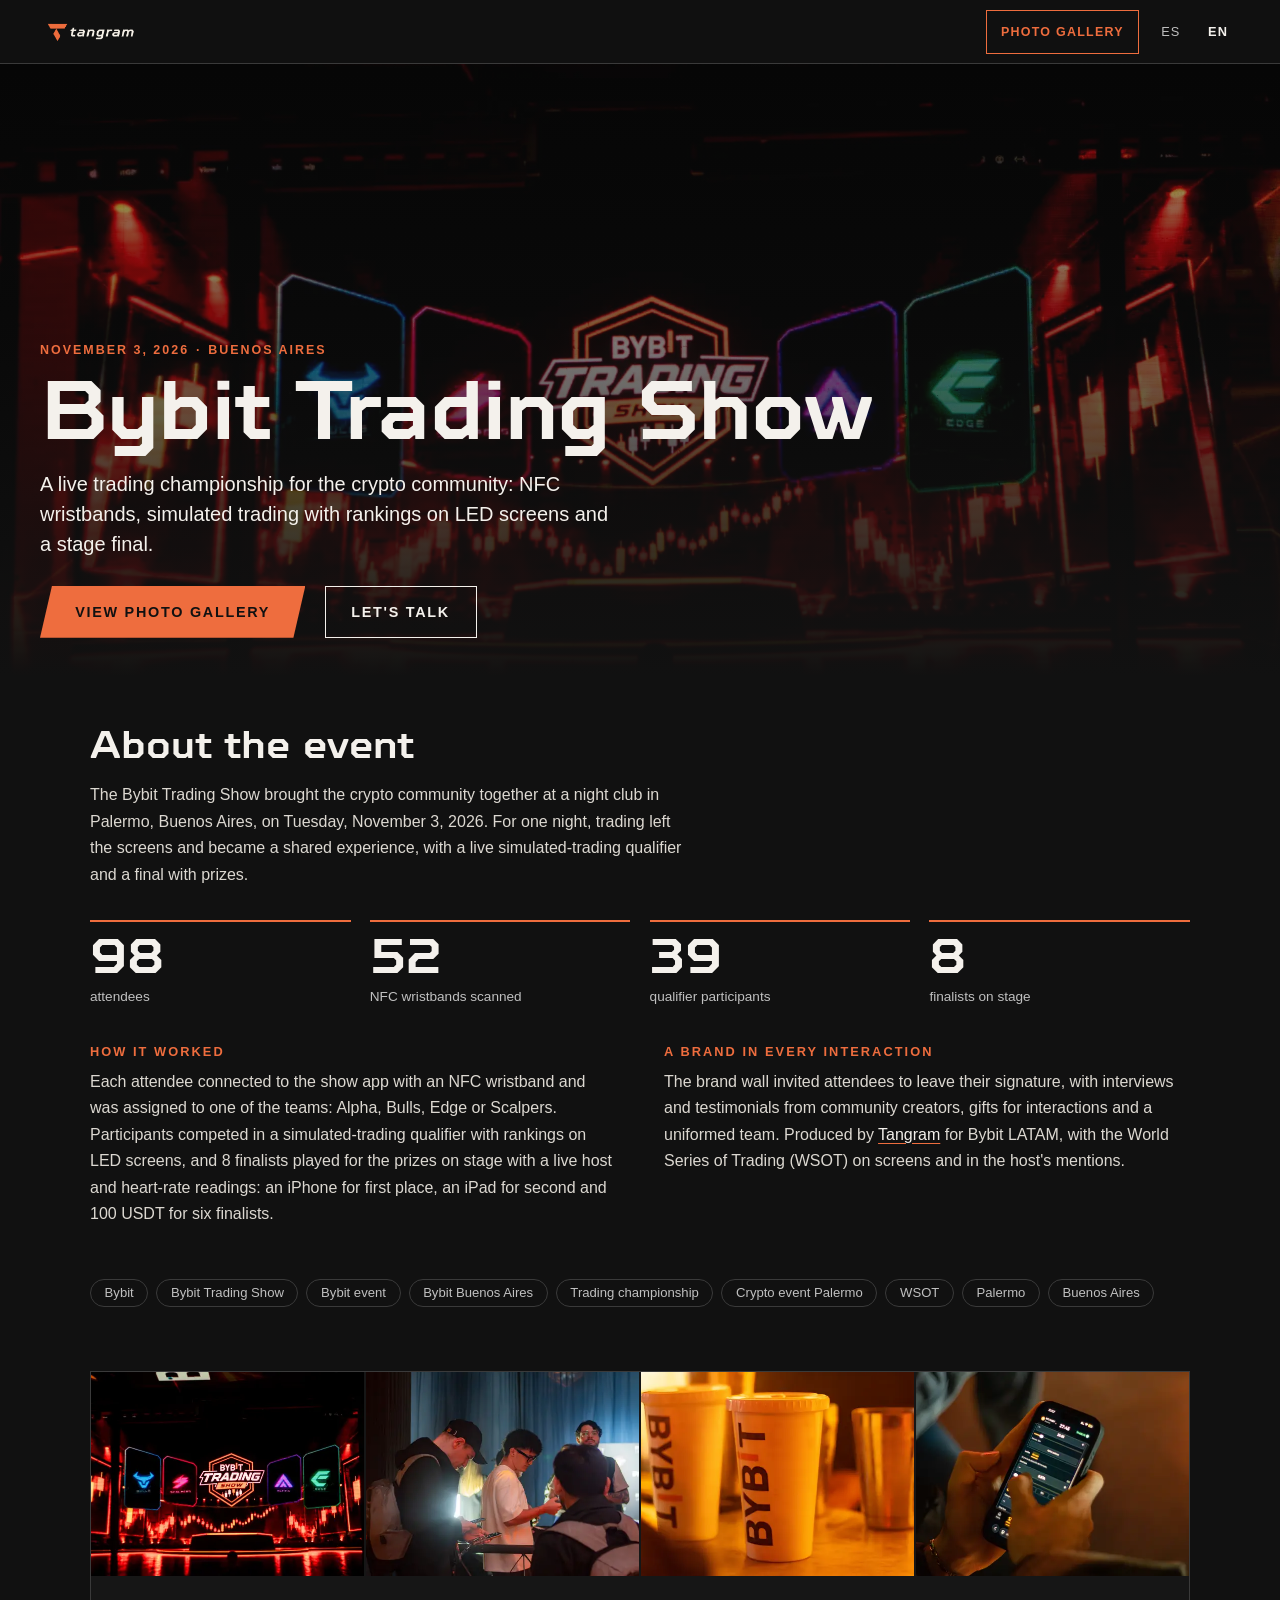
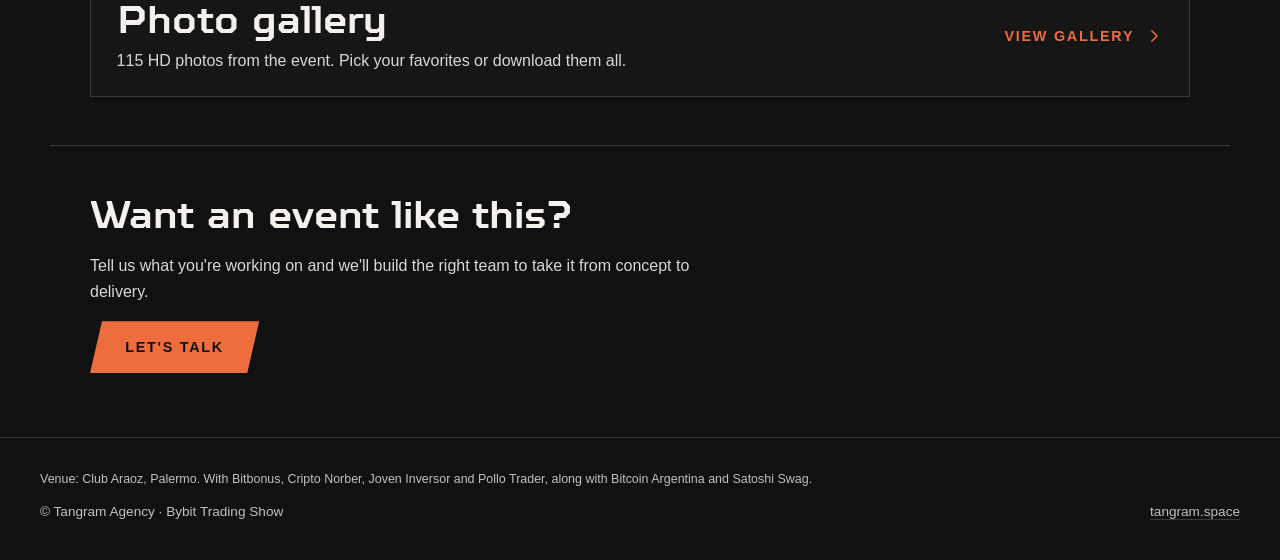
<file: tradingshow/en/index.html>
<!doctype html>
<html lang="en">
<head>
<meta charset="utf-8">
<meta name="viewport" content="width=device-width, initial-scale=1">
<title>Bybit Trading Show Buenos Aires 2026 · Bybit LATAM event by Tangram</title>
<meta name="description" content="How the Bybit Trading Show worked: a live trading championship in Buenos Aires, Nov 3, 2026. Produced by Tangram for Bybit LATAM.">
<meta name="keywords" content="Bybit, Bybit Trading Show, Bybit event, Bybit events Buenos Aires, Bybit Buenos Aires, Bybit LATAM, Bybit Argentina, evento de Bybit, trading championship, crypto event, crypto event Buenos Aires, crypto event Palermo, trading show, WSOT, World Series of Trading, crypto event production, Palermo, Buenos Aires, Argentina, Tangram, Club Araoz, Club Araoz Palermo, Bitbonus, Cripto Norber, Joven Inversor, Pollo Trader, Bitcoin Argentina, Satoshi Catering, Satoshi Swag">
<!-- SEO:AUTOGENERATED START (source of truth: seo.config.json + build-seo.js — do not hand-edit) -->
    <link rel="canonical" href="http://staging-tangram-space.s3-website.us-east-2.amazonaws.com/tradingshow/en/">
    <link rel="alternate" hreflang="es" href="http://staging-tangram-space.s3-website.us-east-2.amazonaws.com/tradingshow/">
    <link rel="alternate" hreflang="en" href="http://staging-tangram-space.s3-website.us-east-2.amazonaws.com/tradingshow/en/">
    <link rel="alternate" hreflang="x-default" href="http://staging-tangram-space.s3-website.us-east-2.amazonaws.com/tradingshow/">
    <meta name="robots" content="noindex, nofollow">
<!-- SEO:AUTOGENERATED END -->
<meta property="og:type" content="website">
<meta property="og:site_name" content="Tangram">
<meta property="og:locale" content="en_US">
<meta property="og:locale:alternate" content="es_AR">
<meta property="og:title" content="Bybit Trading Show Buenos Aires · Bybit LATAM event">
<meta property="og:description" content="A live trading championship produced by Tangram for Bybit LATAM.">
<meta property="og:url" content="http://staging-tangram-space.s3-website.us-east-2.amazonaws.com/tradingshow/en/">
<meta property="og:image" content="http://staging-tangram-space.s3-website.us-east-2.amazonaws.com/bybit-tradingshow/og.jpg">
<meta property="og:image:width" content="1200">
<meta property="og:image:height" content="630">
<meta property="og:image:alt" content="Bybit Trading Show stage with the teams on LED screens">
<meta name="twitter:card" content="summary_large_image">
<meta name="twitter:image" content="http://staging-tangram-space.s3-website.us-east-2.amazonaws.com/bybit-tradingshow/og.jpg">
<meta name="theme-color" content="#111111">
<meta name="color-scheme" content="dark">
<link rel="icon" href="/assets/favicon.svg" type="image/svg+xml">
<link rel="icon" href="/assets/favicon-32x32.png" sizes="32x32" type="image/png">
<script type="application/ld+json">{"@context":"https://schema.org","@graph":[{"@type":"Event","@id":"https://tangram.space/tradingshow/#event","name":"Bybit Trading Show","description":"A live trading championship for the crypto community, with NFC wristbands, rankings on LED screens and a stage final.","startDate":"2026-11-03","eventStatus":"https://schema.org/EventScheduled","eventAttendanceMode":"https://schema.org/OfflineEventAttendanceMode","inLanguage":"en","keywords":"Bybit, Bybit Trading Show, Bybit event, Bybit events Buenos Aires, Bybit Buenos Aires, Bybit LATAM, Bybit Argentina, evento de Bybit, trading championship, crypto event, crypto event Buenos Aires, crypto event Palermo, trading show, WSOT, World Series of Trading, crypto event production, Palermo, Buenos Aires, Argentina, Tangram, Club Araoz, Club Araoz Palermo, Bitbonus, Cripto Norber, Joven Inversor, Pollo Trader, Bitcoin Argentina, Satoshi Catering, Satoshi Swag","image":"https://tangram.space/bybit-tradingshow/og.jpg","location":{"@type":"Place","name":"Club Araoz","address":{"@type":"PostalAddress","addressNeighborhood":"Palermo","addressLocality":"Buenos Aires","addressCountry":"AR"}},"organizer":{"@type":"Organization","name":"Bybit","url":"https://www.bybit.com/"},"producer":{"@id":"https://tangram.space/#organization"},"subjectOf":{"@type":"ImageGallery","name":"Bybit Trading Show · Event photos","url":"https://tangram.space/bybit-tradingshow/en/"},"endDate":"2026-11-03","isAccessibleForFree":true,"offers":{"@type":"Offer","price":"0","priceCurrency":"USD","url":"https://luma.com/dq0hu6dx"},"performer":{"@type":"Person","name":"Cripto Norber"}},{"@type":"WebPage","@id":"https://tangram.space/tradingshow/en/#webpage","url":"https://tangram.space/tradingshow/en/","name":"Bybit Trading Show Buenos Aires 2026 · Bybit LATAM event by Tangram","description":"How the Bybit Trading Show worked: a live trading championship with NFC wristbands, rankings on LED screens and a stage final. Buenos Aires, November 3, 2026. Produced by Tangram for Bybit LATAM.","inLanguage":"en","about":{"@id":"https://tangram.space/tradingshow/#event"},"primaryImageOfPage":{"@type":"ImageObject","contentUrl":"https://tangram.space/bybit-tradingshow/og.jpg","width":1200,"height":630}}]}</script>
<style>
@font-face{font-family:'TTOctosquares';src:url('/fonts/TTOctosquares-DemiBold.woff2') format('woff2'),url('/fonts/TTOctosquares-DemiBold.ttf') format('truetype');font-weight:600;font-style:normal;font-display:swap}
:root{--bg:#111;--text:#F4F1EC;--muted:#c0c0c0;--accent:#EE6D3E;--line:#3a3a3a;--pad:clamp(1rem,4vw,2.5rem);
  --display:'TTOctosquares','Helvetica Neue',Helvetica,Arial,sans-serif;--body:'Helvetica Neue',Helvetica,Arial,system-ui,sans-serif}
*{box-sizing:border-box}
html{background:var(--bg);color:var(--text);font-family:var(--body);-webkit-text-size-adjust:100%}
body{margin:0;min-height:100vh}
a{color:inherit}
:focus-visible{outline:2px solid var(--accent);outline-offset:3px}
.sr{position:absolute;width:1px;height:1px;overflow:hidden;clip:rect(0 0 0 0);white-space:nowrap}
svg{width:18px;height:18px;fill:none;stroke:currentColor;stroke-width:2;stroke-linecap:round;stroke-linejoin:round}
.top{position:sticky;top:0;z-index:20;display:flex;align-items:center;justify-content:space-between;gap:1rem;padding:.6rem var(--pad);background:rgba(17,17,17,.88);backdrop-filter:blur(10px);-webkit-backdrop-filter:blur(10px);border-bottom:1px solid var(--line)}
.brand img{display:block;height:34px;width:auto}
.top-r{display:flex;align-items:center;gap:.6rem}
.lang{display:flex;gap:.2rem;font-size:.8rem;letter-spacing:.08em}
.lang a{text-decoration:none;padding:.45rem .55rem;color:var(--muted);min-width:44px;min-height:44px;display:grid;place-items:center;box-sizing:border-box}
.lang a:hover{color:var(--text)}
.lang a[aria-current="true"]{color:var(--text);font-weight:700}
.gal-mini{display:inline-flex;align-items:center;gap:.5rem;min-height:44px;padding:0 .9rem;border:1px solid var(--accent);color:var(--accent);text-decoration:none;font-size:.78rem;letter-spacing:.1em;text-transform:uppercase;font-weight:700}
.gal-mini:hover{background:var(--accent);color:#111}
.hero{position:relative;isolation:isolate;display:grid;align-content:end;min-height:min(68vh,620px);padding:3rem var(--pad) 2.4rem;overflow:hidden}
.hero-bg{position:absolute;inset:0;width:100%;height:100%;object-fit:cover;z-index:-2;filter:saturate(1.05)}
.hero::after{content:"";position:absolute;inset:0;z-index:-1;background:linear-gradient(180deg,rgba(17,17,17,.35) 0%,rgba(17,17,17,.55) 45%,var(--bg) 100%)}
.kicker{margin:0 0 .8rem;font-size:.78rem;letter-spacing:.16em;text-transform:uppercase;color:var(--accent);font-weight:700}
.kicker .sep{margin:0 .55em}
.nb{white-space:nowrap}
h1{margin:0;font-family:var(--display);font-weight:600;font-size:clamp(2.4rem,8vw,5.2rem);line-height:1;letter-spacing:-.01em}
.lead{margin:1rem 0 0;font-size:clamp(1rem,2.4vw,1.25rem);max-width:52ch;line-height:1.5}
.cta{display:flex;flex-wrap:wrap;align-items:center;gap:1rem 1.2rem;margin-top:1.7rem}
.btn{display:inline-flex;align-items:center;gap:.7rem;min-height:52px;padding:0 2.2rem;background:var(--accent);color:#111;text-decoration:none;font-weight:700;font-size:.9rem;letter-spacing:.12em;text-transform:uppercase;clip-path:polygon(12px 0,100% 0,calc(100% - 12px) 100%,0 100%);transition:filter .2s}
.btn:hover{filter:brightness(1.1)}
.btn-o{display:inline-flex;align-items:center;gap:.7rem;min-height:52px;padding:0 1.6rem;border:1px solid var(--text);color:var(--text);text-decoration:none;font-weight:700;font-size:.9rem;letter-spacing:.12em;text-transform:uppercase}
.btn-o:hover{background:var(--text);color:#111}
.about{max-width:1180px;margin:0 auto;padding:3rem var(--pad) 3rem}
.about h2,.teaser h2,.endcta h2{font-family:var(--display);font-weight:600;font-size:clamp(1.6rem,4vw,2.4rem);line-height:1.1;margin:0 0 1rem}
.about h3{font-size:.8rem;letter-spacing:.16em;text-transform:uppercase;color:var(--accent);margin:0 0 .6rem}
.about p,.teaser p,.endcta p{color:#dcd8d1;line-height:1.65;font-size:1rem;margin:0 0 1rem;max-width:68ch}
.about a{color:var(--text);text-decoration-color:var(--accent);text-underline-offset:3px}
.stats{display:grid;grid-template-columns:repeat(4,1fr);gap:1.2rem;margin:2rem 0 2.4rem}
.stat{border-top:2px solid var(--accent);padding-top:.7rem}
.stat b{display:block;font-family:var(--display);font-size:clamp(1.9rem,5vw,3rem);font-weight:600;line-height:1}
.stat span{display:block;color:var(--muted);font-size:.85rem;margin-top:.45rem;line-height:1.3}
.cols{display:grid;grid-template-columns:repeat(2,1fr);gap:1.5rem 3rem}
.tags{list-style:none;display:flex;flex-wrap:wrap;gap:.5rem;margin:2.2rem 0 0;padding:0}
.tags li{border:1px solid var(--line);border-radius:999px;padding:.35rem .85rem;font-size:.82rem;color:var(--muted)}
.teaser{max-width:1180px;margin:0 auto;padding:1rem var(--pad) 3rem}
.tz{display:block;text-decoration:none;color:inherit;border:1px solid var(--line);background:#161616;transition:border-color .2s}
.tz:hover{border-color:var(--accent)}
.tz-grid{display:grid;grid-template-columns:repeat(4,1fr);gap:2px}
.tz-grid img{display:block;width:100%;aspect-ratio:4/3;object-fit:cover}
.tz-body{display:flex;flex-wrap:wrap;align-items:center;justify-content:space-between;gap:1rem 2rem;padding:1.4rem 1.6rem}
.tz-body h2{margin:0 0 .4rem}
.tz-body p{margin:0}
.tz-go{display:inline-flex;align-items:center;gap:.7rem;font-weight:700;font-size:.9rem;letter-spacing:.12em;text-transform:uppercase;color:var(--accent);white-space:nowrap}
.endcta{max-width:1180px;margin:0 auto;padding:1rem var(--pad) 4rem;border-top:1px solid var(--line);padding-top:3rem}
footer{padding:2rem var(--pad) 2.5rem;border-top:1px solid var(--line);color:var(--muted);font-size:.85rem;display:flex;flex-wrap:wrap;gap:.5rem 1.5rem;justify-content:space-between}
.credits{flex-basis:100%;margin:0 0 .4rem;font-size:.78rem;line-height:1.55;color:var(--muted)}
footer a{text-decoration:none;border-bottom:1px solid var(--line)}
button.btn,button.btn-o{font-family:inherit;cursor:pointer;background:var(--accent);border:0}
button.btn-o{background:transparent;border:1px solid var(--text)}
button.btn-o:hover{background:var(--text)}
.cm-ov{position:fixed;inset:0;z-index:500;display:flex;align-items:center;justify-content:center;background:rgba(0,0,0,.85);-webkit-backdrop-filter:blur(6px);backdrop-filter:blur(6px);opacity:0;pointer-events:none;transition:opacity .22s ease}
.cm-ov.open{opacity:1;pointer-events:all}
.cm{position:relative;background:#161616;border-left:2px solid var(--accent);padding:3rem 3.25rem 2.75rem;width:min(400px,90vw);max-height:88vh;overflow-y:auto;clip-path:polygon(36px 0,100% 0,calc(100% - 36px) 100%,0 100%);transform:translateY(12px);transition:transform .22s ease}
.cm-ov.open .cm{transform:none}
.cm-x{position:absolute;top:1rem;right:1.25rem;z-index:2;background:none;border:0;color:var(--muted);font-size:1.5rem;line-height:1;cursor:pointer;padding:0}
.cm-x:hover{color:var(--text)}
.cm-mark img{display:block;height:34px;width:auto;margin-bottom:1.5rem}
.cm-label{margin:0 0 .4rem;font-size:.72rem;text-transform:uppercase;letter-spacing:.18em;color:var(--muted)}
.cm-mail{margin:0 0 2rem;font-size:1.15rem;font-weight:500;color:var(--accent);letter-spacing:.02em}
.cm-opts{display:flex;flex-direction:column;gap:.6rem}
.cm-opt{display:flex;align-items:center;gap:.9rem;width:100%;padding:.9rem 1.1rem;border:1px solid var(--line);background:transparent;color:var(--text);text-decoration:none;font:inherit;font-size:.88rem;letter-spacing:.03em;text-align:left;cursor:pointer;clip-path:polygon(14px 0,100% 0,calc(100% - 14px) 100%,0 100%);transition:border-color .2s,color .2s,background .2s}
.cm-opt:hover{border-color:var(--accent);color:var(--accent);background:rgba(236,106,60,.04)}
.cm-opt svg{flex-shrink:0;opacity:.7;stroke-width:1.8}
@media (max-width:700px){.cm{padding:2.5rem 2rem 2rem}}
@media (max-width:700px){.stats{grid-template-columns:repeat(2,1fr)}.cols{grid-template-columns:1fr}.tz-grid{grid-template-columns:repeat(2,1fr)}.brand img{height:28px}.kicker{letter-spacing:.1em}.btn,.btn-o{width:100%;justify-content:center;padding:.7rem 1.2rem}.gal-mini{padding:0 .6rem;font-size:.68rem;letter-spacing:.06em;white-space:nowrap}.top-r{gap:.2rem}}
</style>
<script type="application/ld+json">{"@context":"https://schema.org","@type":"BreadcrumbList","itemListElement":[{"@type":"ListItem","position":1,"name":"Tangram","item":"https://tangram.space/"},{"@type":"ListItem","position":2,"name":"Bybit Trading Show","item":"https://tangram.space/tradingshow/en/"}]}</script>
</head>
<body>
<header class="top">
  <a class="brand" href="https://tangram.space/" aria-label="Tangram"><img src="/assets/images/logo.webp" alt="Tangram" width="1450" height="482"></a>
  <div class="top-r">
    <a class="gal-mini" href="/bybit-tradingshow/en/"><span lang="en">Photo gallery</span></a>
    <nav class="lang" aria-label="Idioma / Language"><a href="/tradingshow/" hreflang="es" lang="es" aria-label="Español">ES</a><a href="/tradingshow/en/" hreflang="en" lang="en" aria-label="English" aria-current="true">EN</a></nav>
  </div>
</header>

<section class="hero">
  <img class="hero-bg" src="/bybit-tradingshow/v/bybit-trading-show-buenos-aires-064.webp" alt="" fetchpriority="high" decoding="async">
  <p class="kicker"><span lang="en" class="nb">November 3, 2026</span><span class="sep">·</span>Buenos Aires</p>
  <h1>Bybit Trading Show</h1>
  <p class="lead"><span lang="en">A live trading championship for the crypto community: NFC wristbands, simulated trading with rankings on LED screens and a stage final.</span></p>
  <div class="cta">
    <a class="btn" href="/bybit-tradingshow/en/"><span lang="en">View photo gallery</span></a>
    <button class="btn-o" type="button" data-contact><span lang="en">Let's talk</span></button>
  </div>
</section>

<main class="about" aria-labelledby="about-h">
  <h2 id="about-h"><span lang="en">About the event</span></h2>
  <p><span lang="en">The Bybit Trading Show brought the crypto community together at a night club in Palermo, Buenos Aires, on Tuesday, November 3, 2026. For one night, trading left the screens and became a shared experience, with a live simulated-trading qualifier and a final with prizes.</span></p>
  <div class="stats">
    <div class="stat"><b>98</b><span><span lang="en">attendees</span></span></div>
    <div class="stat"><b>52</b><span><span lang="en">NFC wristbands scanned</span></span></div>
    <div class="stat"><b>39</b><span><span lang="en">qualifier participants</span></span></div>
    <div class="stat"><b>8</b><span><span lang="en">finalists on stage</span></span></div>
  </div>
  <div class="cols">
    <div>
      <h3><span lang="en">How it worked</span></h3>
      <p><span lang="en">Each attendee connected to the show app with an NFC wristband and was assigned to one of the teams: Alpha, Bulls, Edge or Scalpers. Participants competed in a simulated-trading qualifier with rankings on LED screens, and 8 finalists played for the prizes on stage with a live host and heart-rate readings: an iPhone for first place, an iPad for second and 100 USDT for six finalists.</span></p>
    </div>
    <div>
      <h3><span lang="en">A brand in every interaction</span></h3>
      <p><span lang="en">The brand wall invited attendees to leave their signature, with interviews and testimonials from community creators, gifts for interactions and a uniformed team. Produced by <a href="https://tangram.space/">Tangram</a> for Bybit LATAM, with the World Series of Trading (WSOT) on screens and in the host's mentions.</span></p>
    </div>
  </div>
  <ul class="tags" aria-label="Topics"><li>Bybit</li><li>Bybit Trading Show</li><li>Bybit event</li><li>Bybit Buenos Aires</li><li>Trading championship</li><li>Crypto event Palermo</li><li>WSOT</li><li>Palermo</li><li>Buenos Aires</li></ul>
</main>

<section class="teaser" aria-labelledby="tz-h">
  <a class="tz" href="/bybit-tradingshow/en/">
    <div class="tz-grid"><img src="/bybit-tradingshow/t/bybit-trading-show-buenos-aires-064.webp" alt="" loading="lazy" decoding="async"><img src="/bybit-tradingshow/t/bybit-trading-show-buenos-aires-009.webp" alt="" loading="lazy" decoding="async"><img src="/bybit-tradingshow/t/bybit-trading-show-buenos-aires-031.webp" alt="" loading="lazy" decoding="async"><img src="/bybit-tradingshow/t/bybit-trading-show-buenos-aires-068.webp" alt="" loading="lazy" decoding="async"></div>
    <div class="tz-body">
      <div>
        <h2 id="tz-h"><span lang="en">Photo gallery</span></h2>
        <p><span lang="en">115 HD photos from the event. Pick your favorites or download them all.</span></p>
      </div>
      <span class="tz-go"><span lang="en">View gallery</span> <svg aria-hidden="true" viewBox="0 0 24 24"><path d="M9 5l7 7-7 7"/></svg></span>
    </div>
  </a>
</section>

<section class="endcta" aria-labelledby="end-h">
  <h2 id="end-h"><span lang="en">Want an event like this?</span></h2>
  <p><span lang="en">Tell us what you're working on and we'll build the right team to take it from concept to delivery.</span></p>
  <button class="btn" type="button" data-contact><span lang="en">Let's talk</span></button>
</section>

<footer>
  <p class="credits">Venue: Club Araoz, Palermo. With Bitbonus, Cripto Norber, Joven Inversor and Pollo Trader, along with Bitcoin Argentina and Satoshi Swag.</p>
  <span>&copy; Tangram Agency · Bybit Trading Show</span>
  <a href="https://tangram.space/">tangram.space</a>
</footer>
<div class="cm-ov" id="cm" aria-hidden="true" inert>
  <div class="cm" role="dialog" aria-modal="true" aria-labelledby="cm-l">
    <button class="cm-x" id="cm-x" type="button" aria-label="Close">×</button>
    <div class="cm-mark" aria-hidden="true"><img src="/assets/images/logo.webp" alt="" width="1450" height="482"></div>
    <p class="cm-label" id="cm-l"><span lang="en">Get in touch</span></p>
    <p class="cm-mail">info@tangram.space</p>
    <div class="cm-opts">
      <a class="cm-opt" href="https://mail.google.com/mail/?view=cm&fs=1&to=info@tangram.space&su=Bybit%20Trading%20Show" target="_blank" rel="noopener"><svg aria-hidden="true" viewBox="0 0 24 24"><rect x="2" y="4" width="20" height="16" rx="2"/><path d="M2 7l10 7 10-7"/></svg><span lang="en">Open in Gmail</span></a>
      <a class="cm-opt" href="mailto:info@tangram.space?subject=Bybit%20Trading%20Show"><svg aria-hidden="true" viewBox="0 0 24 24"><rect x="2" y="4" width="20" height="16" rx="2"/><polyline points="2,4 12,13 22,4"/></svg><span lang="en">Mail app</span></a>
      <button class="cm-opt" id="cm-copy" type="button"><svg aria-hidden="true" viewBox="0 0 24 24"><rect x="9" y="9" width="13" height="13" rx="1"/><path d="M5 15H4a2 2 0 0 1-2-2V4a2 2 0 0 1 2-2h9a2 2 0 0 1 2 2v1"/></svg><span id="cm-copy-t"><span lang="en">Copy address</span></span></button>
    </div>
  </div>
</div>
<script>
(function(){
  var ov=document.getElementById('cm'),last=null,F='a[href],button:not([disabled])';
  function items(){return Array.prototype.filter.call(ov.querySelectorAll(F),function(e){return e.offsetParent!==null})}
  function open(){last=document.activeElement;ov.inert=false;ov.classList.add('open');ov.setAttribute('aria-hidden','false');document.body.style.overflow='hidden';var f=items()[0];f&&f.focus()}
  function close(){ov.classList.remove('open');ov.setAttribute('aria-hidden','true');ov.inert=true;document.body.style.overflow='';last&&last.focus()}
  Array.prototype.forEach.call(document.querySelectorAll('[data-contact]'),function(b){b.addEventListener('click',open)});
  document.getElementById('cm-x').addEventListener('click',close);
  ov.addEventListener('click',function(e){if(e.target===ov)close()});
  document.addEventListener('keydown',function(e){
    if(!ov.classList.contains('open'))return;
    if(e.key==='Escape')return close();
    if(e.key!=='Tab')return;
    var a=items(),f=a[0],l=a[a.length-1];
    if(e.shiftKey&&document.activeElement===f){e.preventDefault();l.focus()}else if(!e.shiftKey&&document.activeElement===l){e.preventDefault();f.focus()}
  });
  var cp=document.getElementById('cm-copy'),t=document.getElementById('cm-copy-t'),orig=t.innerHTML,es=document.documentElement.lang==='es';
  cp.addEventListener('click',function(){
    if(!navigator.clipboard)return;
    navigator.clipboard.writeText('info@tangram.space').then(function(){t.textContent=es?'¡Copiado!':'Copied!';setTimeout(function(){t.innerHTML=orig},2000)});
  });
})();
</script>
</body>
</html>
</file>
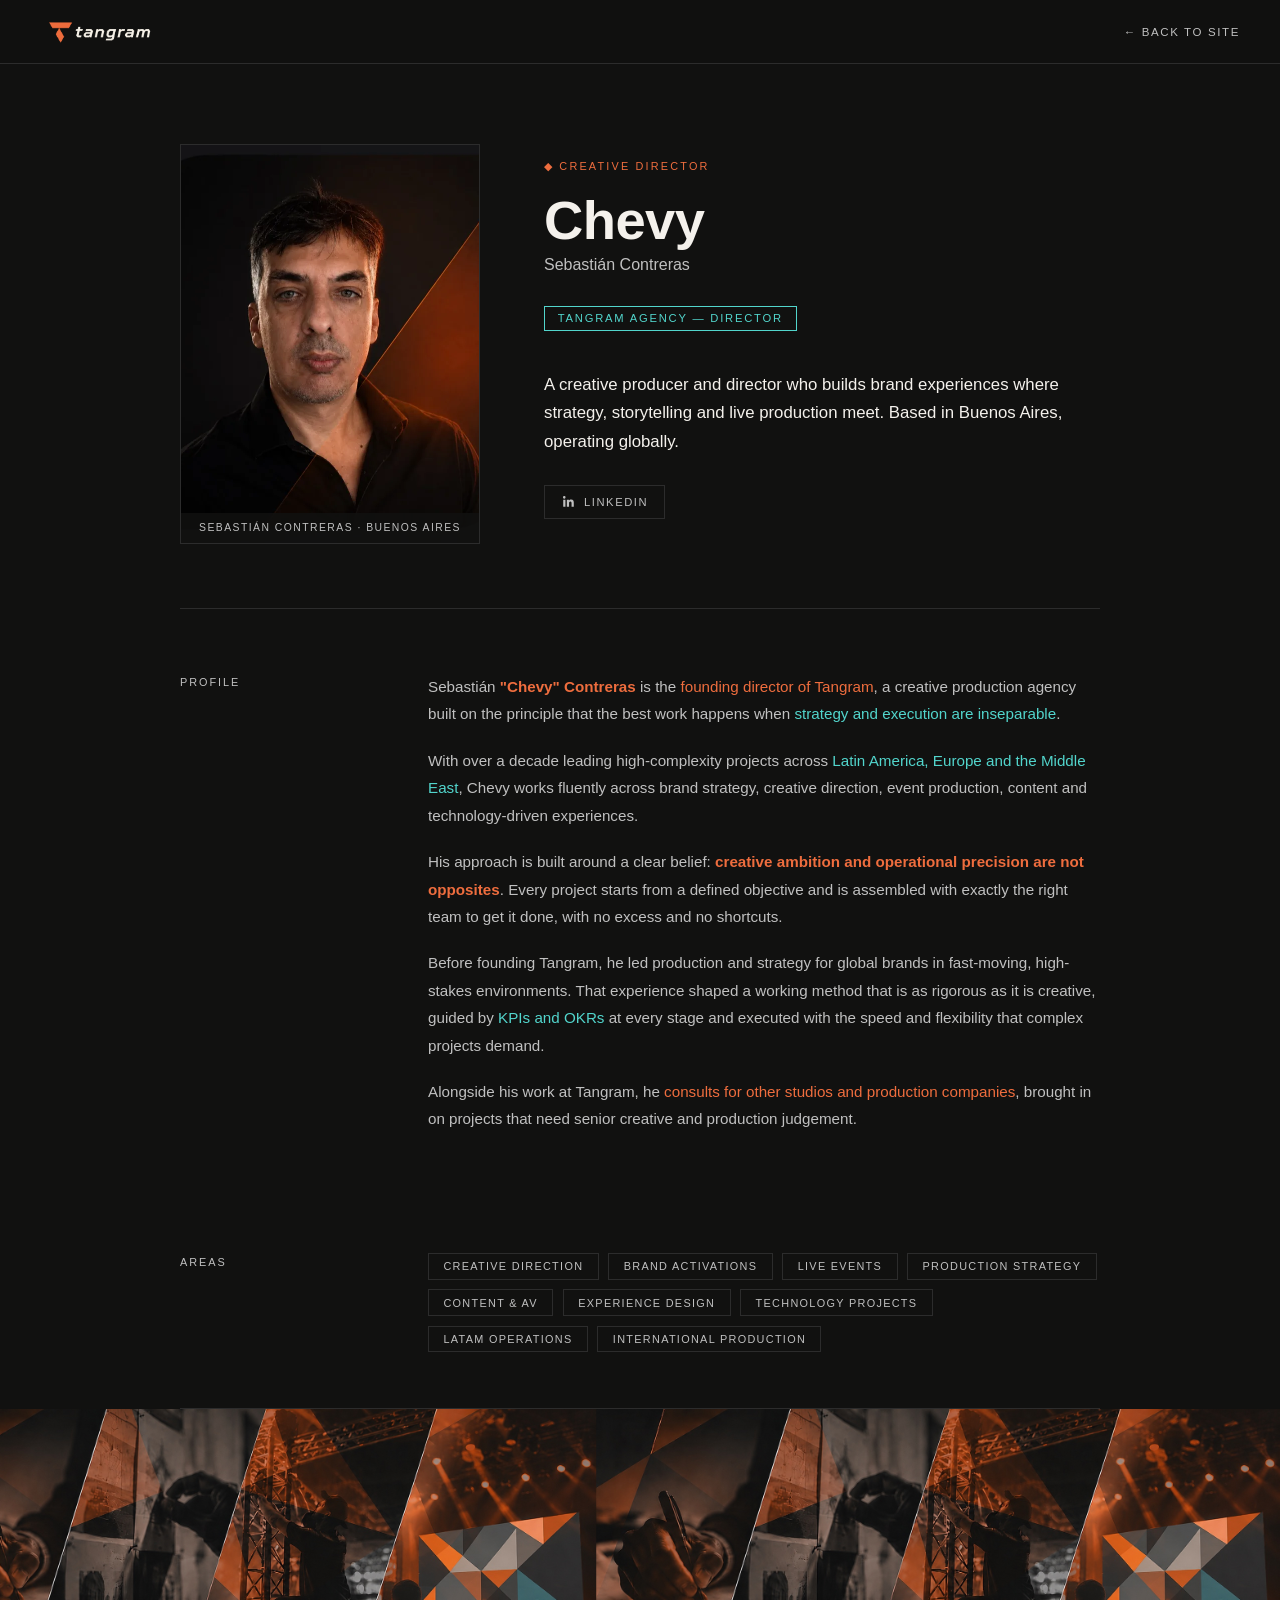
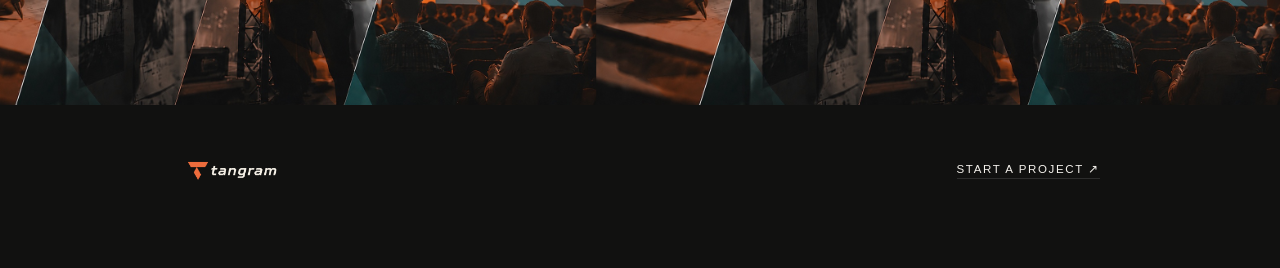
<file: chevy.html>
<!DOCTYPE html>
<html lang="en">
<head>
    <meta charset="UTF-8">
    <meta name="viewport" content="width=device-width, initial-scale=1.0">
    <title>Chevy | Sebastián Contreras — Tangram</title>
    <meta name="description" content="Sebastián 'Chevy' Contreras, Creative Director at Tangram Agency.">
    <meta property="og:type" content="profile">
    <meta property="og:site_name" content="Tangram">
    <meta property="og:title" content="Chevy | Sebastián Contreras — Tangram">
    <meta property="og:description" content="Sebastián 'Chevy' Contreras, Creative Director at Tangram Agency.">
    <meta property="og:url" content="http://staging-tangram-space.s3-website.us-east-2.amazonaws.com/chevy.html">
    <meta property="og:image" content="http://staging-tangram-space.s3-website.us-east-2.amazonaws.com/assets/images/chevy-photo.jpg">
    <meta property="og:image:width" content="900">
    <meta property="og:image:height" content="796">
    <meta property="og:image:alt" content="Sebastián Contreras">
    <meta name="twitter:card" content="summary">
    <meta name="twitter:title" content="Chevy | Sebastián Contreras — Tangram">
    <meta name="twitter:description" content="Sebastián 'Chevy' Contreras, Creative Director at Tangram Agency.">
    <meta name="twitter:image" content="http://staging-tangram-space.s3-website.us-east-2.amazonaws.com/assets/images/chevy-photo.jpg">
    <link rel="icon" href="assets/favicon.ico">
    <!-- SEO:AUTOGENERATED START (source of truth: seo.config.json + build-seo.js — do not hand-edit) -->
    <link rel="canonical" href="http://staging-tangram-space.s3-website.us-east-2.amazonaws.com/chevy.html">
    <meta name="robots" content="noindex, nofollow">
<!-- SEO:AUTOGENERATED END -->
    <script>
        // Mirror the homepage's light/dark choice (stored under the same
        // key by main.js) so arriving here via the "Chevy" link doesn't
        // jump back to dark. Runs before body paint to avoid a flash.
        try {
            if (localStorage.getItem('tg_theme') === 'light') document.documentElement.dataset.theme = 'light';
        } catch (e) {}

        var _returnState = null;
        try {
            var _raw = sessionStorage.getItem('tg_chevy_return');
            if (_raw) _returnState = JSON.parse(_raw);
        } catch (e) {}

        var _lang = (_returnState && (_returnState.language === 'es' || _returnState.language === 'zh'))
            ? _returnState.language
            : 'en';
        if (_lang === 'zh') document.documentElement.lang = 'zh';
        else if (_lang === 'es') document.documentElement.lang = 'es';

        function homeBase() {
            var base = '/';
            if (_returnState && typeof _returnState.pathname === 'string') {
                base = _returnState.pathname + (_returnState.search || '');
            }
            return base;
        }
        // "Back to site" returns to where About starts; the logo (top
        // bar and footer) is the brand mark and always goes to the Hero.
        function goBack() { window.location.href = homeBase() + '#about'; }
        function goHome() { window.location.href = homeBase(); }

        var _t = {
            en: {
                back:       '← Back to site',
                eyebrow:    '◆ Creative Director',
                titleTag:   'Tangram Agency — Director',
                intro:      'A creative producer and director who builds brand experiences where strategy, storytelling and live production meet. Based in Buenos Aires, operating globally.',
                bioLabel:   'Profile',
                bio1:       'Sebastián <strong>"Chevy" Contreras</strong> is the <em class="hl-o">founding director of Tangram</em>, a creative production agency built on the principle that the best work happens when <em class="hl-t">strategy and execution are inseparable</em>.',
                bio2:       'With over a decade leading high-complexity projects across <em class="hl-t">Latin America, Europe and the Middle East</em>, Chevy works fluently across brand strategy, creative direction, event production, content and technology-driven experiences.',
                bio3:       'His approach is built around a clear belief: <strong>creative ambition and operational precision are not opposites</strong>. Every project starts from a defined objective and is assembled with exactly the right team to get it done, with no excess and no shortcuts.',
                bio4:       'Before founding Tangram, he led production and strategy for global brands in fast-moving, high-stakes environments. That experience shaped a working method that is as rigorous as it is creative, guided by <em class="hl-t">KPIs and OKRs</em> at every stage and executed with the speed and flexibility that complex projects demand.',
                bio5:       'Alongside his work at Tangram, he <em class="hl-o">consults for other studios and production companies</em>, brought in on projects that need senior creative and production judgement.',
                tagsLabel:  'Areas',
                footerCta:  'Start a project ↗',
                modalClose: 'Close',
                modalLabel: 'Get in touch',
                modalGmail: 'Open in Gmail',
                modalMail:  'Mail app',
                modalCopy:  'Copy address',
                modalCopied: 'Copied!',
                tags: ['Creative Direction','Brand Activations','Live Events','Production Strategy','Content & AV','Experience Design','Technology Projects','LATAM Operations','International Production']
            },
            es: {
                back:       '← Volver al sitio',
                eyebrow:    '◆ Director Creativo',
                titleTag:   'Tangram Agency — Director',
                intro:      'Un productor y director creativo que construye experiencias de marca en la intersección de la estrategia, el storytelling y la producción en vivo. Basado en Buenos Aires, operando globalmente.',
                bioLabel:   'Perfil',
                bio1:       'Sebastián <strong>"Chevy" Contreras</strong> es el <em class="hl-o">director fundador de Tangram</em>, una agencia de producción creativa construida sobre el principio de que el mejor trabajo sucede cuando <em class="hl-t">la estrategia y la ejecución son inseparables</em>.',
                bio2:       'Con más de una década de experiencia liderando proyectos de alta complejidad en <em class="hl-t">América Latina, Europa y Medio Oriente</em>, Chevy desarrolló una fluidez poco común en múltiples disciplinas: estrategia de marca, dirección creativa, producción de eventos, contenido y experiencias basadas en tecnología.',
                bio3:       'Su enfoque se basa en una convicción clara: <strong>la ambición creativa y la precisión operativa no son opuestos</strong>. Cada proyecto comienza desde un objetivo definido y se ensambla con exactamente el equipo correcto para lograrlo, sin excesos ni atajos.',
                bio4:       'Antes de fundar Tangram, lideró producción y estrategia para marcas globales en entornos de alto movimiento y alta exigencia. Esa experiencia dio forma a un método de trabajo tan riguroso como creativo, guiado por <em class="hl-t">KPIs y OKRs</em> en cada etapa y ejecutado con la velocidad y flexibilidad que los proyectos complejos demandan.',
                bio5:       'Además de su trabajo en Tangram, <em class="hl-o">asesora a otros estudios y productoras</em>, convocado en proyectos que necesitan criterio senior de creatividad y producción.',
                tagsLabel:  'Áreas',
                footerCta:  'Iniciar un proyecto ↗',
                modalClose: 'Cerrar',
                modalLabel: 'Escribinos a',
                modalGmail: 'Abrir en Gmail',
                modalMail:  'App de mail',
                modalCopy:  'Copiar dirección',
                modalCopied: '¡Copiado!',
                tags: ['Dirección Creativa','Activaciones de Marca','Eventos en Vivo','Estrategia de Producción','Contenido y AV','Diseño de Experiencias','Proyectos de Tecnología','Operaciones LATAM','Producción Internacional']
            },
            zh: {
                back:       '← 返回网站',
                eyebrow:    '◆ 创意总监',
                titleTag:   'Tangram Agency — 总监',
                intro:      '创意制作人与总监，在战略、故事叙述与现场制作的交汇点构建品牌体验。常驻布宜诺斯艾利斯，全球运营。',
                bioLabel:   '简介',
                bio1:       'Sebastián <strong>"Chevy" Contreras</strong> 是 <em class="hl-o">Tangram 的创始总监</em>。Tangram 是一家创意制作公司，建立在一个核心理念之上：当策略与执行不可分割时，才能产出最好的作品。',
                bio2:       '凭借十余年在拉丁美洲、欧洲和中东领导高复杂度项目的经验，Chevy 在多个领域培养了罕见的融合能力，涵盖品牌战略、创意总监、活动制作、内容及技术驱动体验。',
                bio3:       '他的工作方式建立在一个清晰的信念上：<strong>创意雄心与运营精准并不对立</strong>。每个项目从明确的目标出发，精准组建恰好合适的团队来完成，不多余，不走捷径。',
                bio4:       '在创立 Tangram 之前，他曾在快节奏、高要求的环境中为全球品牌主导制作与战略。那段经验塑造了他严谨与创意并存的工作方法，以 <em class="hl-t">KPI 和 OKR</em> 贯穿每个阶段，以项目所需的速度和灵活性执行。',
                bio5:       '除了在 Tangram 的工作之外，他还<em class="hl-o">为其他工作室和制作公司提供咨询</em>，参与需要资深创意与制作判断的项目。',
                tagsLabel:  '领域',
                footerCta:  '启动项目 ↗',
                modalClose: '关闭',
                modalLabel: '联系我们',
                modalGmail: '在 Gmail 中打开',
                modalMail:  '邮件应用',
                modalCopy:  '复制邮箱地址',
                modalCopied: '已复制！',
                tags: ['创意总监','品牌活动','现场活动','制作策略','内容与视听','体验设计','技术项目','拉美运营','国际制作']
            }
        };

        document.addEventListener('DOMContentLoaded', function() {
            var t = _t[_lang] || _t.en;
            document.querySelector('.back-link').textContent = t.back;
            document.querySelector('.back-link').addEventListener('click', function (e) {
                e.preventDefault();
                goBack();
            });
            document.querySelectorAll('.top-logo, .footer-brand').forEach(function (el) {
                el.addEventListener('click', function (e) {
                    e.preventDefault();
                    goHome();
                });
            });
            document.querySelector('.eyebrow').textContent = t.eyebrow;
            document.querySelector('.title-tag').textContent = t.titleTag;
            document.querySelector('.intro').textContent = t.intro;
            document.querySelector('.bio-label').textContent = t.bioLabel;
            var bios = document.querySelectorAll('.bio-body p');
            bios[0].innerHTML = t.bio1;
            bios[1].innerHTML = t.bio2;
            bios[2].innerHTML = t.bio3;
            bios[3].innerHTML = t.bio4;
            if (bios[4] && t.bio5) bios[4].innerHTML = t.bio5;
            document.querySelector('.tags-label').textContent = t.tagsLabel;
            var tagsList = document.querySelector('.tags-list');
            tagsList.innerHTML = t.tags.map(function(tag) {
                return '<span class="tag">' + tag + '</span>';
            }).join('');
            document.querySelector('.footer-cta').textContent = t.footerCta;

            document.querySelector('.contact-modal-close').setAttribute('aria-label', t.modalClose);
            document.querySelector('.contact-modal-label').textContent = t.modalLabel;
            document.querySelector('.contact-modal-gmail').textContent = t.modalGmail;
            document.querySelector('.contact-modal-mailapp').textContent = t.modalMail;
            document.querySelector('.copy-label').textContent = t.modalCopy;

            sizeImageBand();
            setupContactModal(t);
        });

        // ── Modal a11y helper: focus trap, scroll lock, focus restore —
        // same behavior as main.js's version, duplicated since this page
        // has no shared script with the homepage. ──
        function attachModalA11y(overlay) {
            var FOCUSABLE = 'a[href], button:not([disabled]), textarea:not([disabled]), input:not([disabled]), select:not([disabled]), [tabindex]:not([tabindex="-1"])';
            var lastFocused = null;

            function focusables() {
                return Array.prototype.filter.call(overlay.querySelectorAll(FOCUSABLE), function (el) { return el.offsetParent !== null; });
            }

            function onKeydown(e) {
                if (e.key !== 'Tab') return;
                var items = focusables();
                if (!items.length) return;
                var first = items[0], last = items[items.length - 1];
                if (e.shiftKey && document.activeElement === first) {
                    e.preventDefault(); last.focus();
                } else if (!e.shiftKey && document.activeElement === last) {
                    e.preventDefault(); first.focus();
                }
            }

            return {
                onOpen: function () {
                    lastFocused = document.activeElement;
                    overlay.inert = false;
                    document.body.style.overflow = 'hidden';
                    overlay.addEventListener('keydown', onKeydown);
                    var first = focusables()[0];
                    first && first.focus();
                },
                onClose: function () {
                    overlay.inert = true;
                    document.body.style.overflow = '';
                    overlay.removeEventListener('keydown', onKeydown);
                    lastFocused && lastFocused.focus();
                }
            };
        }

        // ── Contact modal — same popup as the homepage's "Start a
        // project" buttons, reproduced here since this page has no
        // shared stylesheet/script with the homepage. ──
        function setupContactModal(t) {
            var overlay = document.getElementById('contact-modal');
            var closeBtn = document.querySelector('.contact-modal-close');
            var openBtn = document.querySelector('.footer-cta');
            var copyBtn = document.getElementById('copy-email-btn');
            var copyLbl = document.querySelector('.copy-label');
            var a11y = attachModalA11y(overlay);

            function open() { overlay.classList.add('open'); overlay.setAttribute('aria-hidden', 'false'); a11y.onOpen(); }
            function close() { overlay.classList.remove('open'); overlay.setAttribute('aria-hidden', 'true'); a11y.onClose(); }

            openBtn.addEventListener('click', function (e) { e.preventDefault(); open(); });
            closeBtn.addEventListener('click', close);
            overlay.addEventListener('click', function (e) { if (e.target === overlay) close(); });
            document.addEventListener('keydown', function (e) { if (e.key === 'Escape') close(); });

            copyBtn.addEventListener('click', function () {
                navigator.clipboard.writeText('info@tangram.space').then(function () {
                    copyLbl.textContent = t.modalCopied;
                    setTimeout(function () { copyLbl.textContent = t.modalCopy; }, 2000);
                });
            });
        }

        // Image band's height = Areas section + footer combined, so it
        // never needs a guessed value and always exactly spans that
        // stretch of the page. Both operands' heights depend on text
        // content/viewport width, so this reruns on resize; 'load' is
        // a safety net in case late font swap shifted text height.
        function sizeImageBand() {
            var tags = document.querySelector('.tags');
            var footer = document.querySelector('.page-footer');
            var band = document.querySelector('.chevy-image-band');
            if (!tags || !footer || !band) return;
            band.style.height = (tags.offsetHeight + footer.offsetHeight) + 'px';
        }
        window.addEventListener('load', sizeImageBand);
        window.addEventListener('resize', sizeImageBand);
    </script>
    <style>
        *, *::before, *::after { margin: 0; padding: 0; box-sizing: border-box; }

        :root {
            --bg:        #111110;
            --bg2:       #1a1a18;
            --text:      #F4F1EC;
            --muted:     #c0c0c0;
            --orange:    #EE6D3E;
            --teal:      #52D5CC;
            --border:    #2c2c2c;
            --font:      'Helvetica Neue', Helvetica, Arial, sans-serif;
        }

        /* ── Light / Day mode — same palette as the homepage's
           [data-theme="light"] (see styles.css), reproduced here since
           this page has no shared stylesheet with the homepage. ── */
        [data-theme="light"] {
            --bg:     #F5F2ED;
            --bg2:    #EDE9E3;
            --text:   #1a1a18;
            --muted:  #6a6a66;
            --orange: #D95F28;
            --teal:   #299E97;
            --border: #dedad4;
        }
        [data-theme="light"] .top-bar          { background: rgba(245,242,237,0.92); }
        [data-theme="light"] .photo-label      { background: rgba(245,242,237,0.85); }
        [data-theme="light"] .photo-placeholder { background: linear-gradient(160deg, #ECE8E1 0%, #E0DBD2 100%); }
        [data-theme="light"] .contact-modal-overlay { background: rgba(180,175,165,0.80); }
        [data-theme="light"] .top-logo img,
        [data-theme="light"] .footer-brand img,
        [data-theme="light"] .contact-modal-mark img { filter: invert(1) hue-rotate(180deg); }

        body {
            font-family: var(--font);
            background: var(--bg);
            color: var(--text);
            min-height: 100vh;
            -webkit-font-smoothing: antialiased;
            overflow-x: hidden; /* .chevy-image-band's 100vw breakout below */
        }

        /* ── Image band — same photo/pan treatment About uses on the
           homepage, reproduced here (this file has no shared
           stylesheet with the homepage). No darkening overlay — the
           band is purely decorative with no text over it, so the raw
           photo shows through. Sits in normal flow between
           Areas and the footer, not as a page background — full-bleed
           to the viewport width via the left/margin 50vw trick since
           its parent (.page) is a centered, max-width column.
           Height is content-driven (see sizeImageBand() below): fixed
           in JS to the combined height of the Areas section and the
           footer, so the band never needs a guessed/arbitrary value. ── */
        .chevy-image-band {
            position: relative;
            left: 50%;
            right: 50%;
            width: 100vw;
            margin-left: -50vw;
            margin-right: -50vw;
            min-height: 200px; /* pre-JS fallback only */
            background-image: url('assets/images/about-bg.jpg');
            /* Height-driven at a modest overscan (not stretched wide off
               width): the band is much wider than the photo's own ratio,
               and sizing off width to fill it in one copy blew the photo
               up so far that only a thin, unrecognizable vertical sliver
               of it was ever visible. Keeping the height read (this crop
               level) and tiling it horizontally instead — repeating a
               couple of times across the band — keeps the photo legible
               while the pan still moves across genuinely different
               (repeated) content instead of stretching one copy thin. */
            background-size: auto 130%;
            background-repeat: repeat-x;
            background-position: 100% center;
            animation: pan-bg 55s linear infinite alternate;
        }
        @keyframes pan-bg {
            from { background-position: 100% center; }
            to   { background-position: 0%   center; }
        }
        /* ── Top bar ── */
        .top-bar {
            position: fixed;
            top: 0; left: 0; right: 0;
            height: 64px;
            display: flex;
            align-items: center;
            justify-content: space-between;
            padding: 0 2.5rem;
            background: rgba(17,17,16,0.92);
            border-bottom: 1px solid var(--border);
            -webkit-backdrop-filter: blur(8px);
            backdrop-filter: blur(8px);
            z-index: 10;
        }
        .top-logo {
            display: flex;
            align-items: center;
            text-decoration: none;
            transition: opacity 0.2s ease;
        }
        .top-logo img { height: 40px; width: auto; display: block; }
        .top-logo:hover { opacity: 0.72; }
        .back-link {
            font-size: 0.72rem;
            text-transform: uppercase;
            letter-spacing: 0.14em;
            color: var(--muted);
            text-decoration: none;
            transition: color 0.2s;
        }
        .back-link:hover { color: var(--text); }

        /* ── Main layout ── */
        .page {
            max-width: 1000px;
            margin: 0 auto;
            padding: 64px 2.5rem 5rem;
        }

        /* ── Hero block ── */
        .hero {
            display: grid;
            grid-template-columns: 300px 1fr;
            gap: 4rem;
            align-items: start;
            padding: 5rem 0 4rem;
            border-bottom: 1px solid var(--border);
        }

        .photo-wrap {
            position: relative;
            aspect-ratio: 3/4;
            background: var(--bg2);
            border: 1px solid var(--border);
            overflow: hidden;
        }
        .photo-wrap img {
            width: 100%;
            height: 100%;
            object-fit: cover;
            object-position: top;
            display: block;
        }
        .photo-placeholder {
            width: 100%;
            height: 100%;
            display: flex;
            align-items: center;
            justify-content: center;
            font-size: 3rem;
            font-weight: 700;
            color: var(--border);
            letter-spacing: 0.1em;
            background: linear-gradient(160deg, #1e1e1c 0%, #141413 100%);
        }
        .photo-label {
            position: absolute;
            bottom: 0; left: 0; right: 0;
            padding: 0.6rem 1rem;
            background: rgba(17,17,16,0.85);
            font-size: 0.65rem;
            text-transform: uppercase;
            letter-spacing: 0.14em;
            color: var(--muted);
            text-align: center;
        }

        .hero-text { padding-top: 1rem; }

        .eyebrow {
            font-size: 0.68rem;
            text-transform: uppercase;
            letter-spacing: 0.2em;
            color: var(--orange);
            margin-bottom: 1.2rem;
        }

        .name {
            font-size: clamp(2.2rem, 5vw, 3.4rem);
            font-weight: 700;
            line-height: 1.05;
            margin-bottom: 0.4rem;
            letter-spacing: -0.01em;
        }
        .name-sub {
            font-size: 1rem;
            color: var(--muted);
            font-weight: 400;
            margin-bottom: 2rem;
        }

        .title-tag {
            display: inline-block;
            font-size: 0.7rem;
            text-transform: uppercase;
            letter-spacing: 0.16em;
            color: var(--teal);
            border: 1px solid var(--teal);
            padding: 0.35rem 0.8rem;
            margin-bottom: 2.5rem;
        }

        .intro {
            font-size: 1.05rem;
            line-height: 1.7;
            color: var(--text);
            max-width: 520px;
        }

        .linkedin-link {
            display: inline-flex;
            align-items: center;
            gap: 0.5rem;
            margin-top: 1.75rem;
            font-size: 0.7rem;
            text-transform: uppercase;
            letter-spacing: 0.14em;
            color: var(--muted);
            text-decoration: none;
            border: 1px solid var(--border);
            padding: 0.55rem 1rem;
            transition: color 0.2s ease, border-color 0.2s ease, background 0.2s ease;
        }
        .linkedin-link:hover {
            color: var(--orange);
            border-color: var(--orange);
            background: rgba(238,109,62,0.07);
        }

        /* ── Bio section ── */
        .bio {
            padding: 4rem 0;
            display: grid;
            grid-template-columns: 200px 1fr;
            gap: 3rem;
        }
        .bio-label, .tags-label {
            font-weight: 400; /* these are <h2> now: keep the same weight the <div> had */
            font-size: 0.68rem;
            text-transform: uppercase;
            letter-spacing: 0.18em;
            color: var(--muted);
            padding-top: 0.2rem;
        }
        .bio-body p {
            font-size: 0.95rem;
            line-height: 1.8;
            color: var(--muted);
            margin-bottom: 1.2rem;
        }
        .bio-body p:last-child { margin-bottom: 0; }
        .bio-body strong { color: var(--orange); font-weight: 600; }

        /* ── Tags ── */
        .tags {
            padding: 3.5rem 0;
            border-bottom: 1px solid var(--border);
            display: grid;
            grid-template-columns: 200px 1fr;
            gap: 3rem;
        }
        .tags-list {
            display: flex;
            flex-wrap: wrap;
            gap: 0.6rem;
        }
        .tag {
            font-size: 0.68rem;
            text-transform: uppercase;
            letter-spacing: 0.12em;
            color: var(--muted);
            border: 1px solid var(--border);
            padding: 0.4rem 0.9rem;
            cursor: default;
            transition: color 0.2s ease, border-color 0.2s ease, background 0.2s ease;
        }
        /* Alternate the two Tangram accents across the list */
        .tag:hover {
            color: var(--orange);
            border-color: var(--orange);
            background: rgba(238,109,62,0.07);
        }
        .tag:nth-child(even):hover {
            color: var(--teal);
            border-color: var(--teal);
            background: rgba(82,213,204,0.07);
        }

        /* ── Profile highlights ── */
        .bio-body em.hl-o,
        .bio-body em.hl-t { font-style: normal; font-weight: 500; }
        .bio-body em.hl-o { color: var(--orange); }
        .bio-body em.hl-t { color: var(--teal);   }

        /* ── Footer ── */
        .page-footer {
            padding-top: 3rem;
            display: flex;
            align-items: center;
            justify-content: space-between;
        }
        .footer-brand {
            display: flex;
            align-items: center;
            gap: 0.8rem;
            text-decoration: none;
            transition: opacity 0.2s ease;
        }
        .footer-brand img { height: 35px; width: auto; display: block; }
        .footer-brand:hover { opacity: 0.72; }
        .footer-cta {
            font-size: 0.72rem;
            text-transform: uppercase;
            letter-spacing: 0.14em;
            color: var(--text);
            text-decoration: none;
            border-bottom: 1px solid var(--border);
            padding-bottom: 2px;
            transition: border-color 0.2s, color 0.2s;
            -webkit-touch-callout: none;
            -webkit-user-select: none;
            user-select: none;
        }
        .footer-cta:hover { color: var(--orange); border-color: var(--orange); }

        /* ── Contact modal — same popup as the homepage's, reproduced
           here (this file has no shared stylesheet with the homepage) ── */
        .contact-modal-overlay {
            position: fixed; inset: 0;
            background: rgba(0, 0, 0, 0.85);
            -webkit-backdrop-filter: blur(6px);
            backdrop-filter: blur(6px);
            z-index: 500;
            display: flex; align-items: center; justify-content: center;
            opacity: 0; pointer-events: none;
            transition: opacity 0.22s ease;
        }
        .contact-modal-overlay.open { opacity: 1; pointer-events: all; }
        .contact-modal {
            background: var(--bg2);
            border: 1px solid var(--border);
            padding: 2.5rem 2.5rem 2rem;
            width: min(400px, 90vw);
            max-height: 88vh;
            overflow-y: auto;
            position: relative;
            transform: translateY(12px);
            transition: transform 0.22s ease;
        }
        .contact-modal-overlay.open .contact-modal { transform: translateY(0); }
        .contact-modal-close {
            position: absolute; top: 1rem; right: 1.25rem;
            background: none; border: none; color: var(--muted);
            font-size: 1.5rem; line-height: 1; cursor: pointer; padding: 0;
            transition: color 0.2s;
        }
        .contact-modal-close:hover { color: var(--text); }
        .contact-modal-mark { margin-bottom: 1.5rem; }
        .contact-modal-mark img { height: 34px; width: auto; display: block; }
        .contact-modal-label { font-size: 0.72rem; text-transform: uppercase; letter-spacing: 0.18em; color: var(--muted); margin-bottom: 0.4rem; }
        .contact-modal-email { font-size: 1.15rem; font-weight: 500; color: var(--orange); margin-bottom: 2rem; letter-spacing: 0.02em; }
        .contact-modal-options { display: flex; flex-direction: column; gap: 0.6rem; }
        .contact-modal-option {
            display: flex; align-items: center; gap: 0.9rem;
            padding: 0.9rem 1.1rem;
            border: 1px solid var(--border);
            background: transparent; color: var(--text);
            text-decoration: none;
            font-family: var(--font);
            font-size: 0.88rem; font-weight: 400; cursor: pointer;
            transition: border-color 0.2s ease, color 0.2s ease, background 0.2s ease;
            width: 100%; text-align: left; letter-spacing: 0.03em;
        }
        .contact-modal-option:hover { border-color: var(--orange); color: var(--orange); background: rgba(238,109,62,0.07); }
        .contact-modal-icon { display: flex; align-items: center; flex-shrink: 0; opacity: 0.7; }
        .contact-modal-option:hover .contact-modal-icon { opacity: 1; }
        @media (max-width: 700px) { .contact-modal { padding: 2.5rem 2rem 2rem; } }

        /* ── Responsive ── */
        @media (max-width: 700px) {
            .hero  { grid-template-columns: 1fr; gap: 2rem; }
            .photo-wrap { max-width: 260px; }
            .bio   { grid-template-columns: 1fr; gap: 1.2rem; }
            .tags  { grid-template-columns: 1fr; gap: 1.2rem; }
            .top-bar { padding: 0 1.5rem; }
            .page  { padding: 64px 1.5rem 4rem; }
        }
    </style>
<script type="application/ld+json">{"@context":"https://schema.org","@graph":[{"@type":"Person","@id":"https://tangram.space/chevy.html#person","name":"Sebastián Contreras","alternateName":"Chevy","jobTitle":"Creative Director","description":"A creative producer and director who builds brand experiences where strategy, storytelling and live production meet. Based in Buenos Aires, operating globally.","url":"https://tangram.space/chevy.html","image":"https://tangram.space/assets/images/chevy-photo.jpg","worksFor":{"@id":"https://tangram.space/#organization"},"sameAs":["https://www.linkedin.com/in/chevycontreras/"],"knowsAbout":["Creative Direction","Brand Activations","Live Events","Production Strategy","Content & AV","Experience Design","Technology Projects","LATAM Operations","International Production"]},{"@type":"BreadcrumbList","itemListElement":[{"@type":"ListItem","position":1,"name":"Tangram","item":"https://tangram.space/"},{"@type":"ListItem","position":2,"name":"Chevy","item":"https://tangram.space/chevy.html"}]}]}</script>
</head>
<body>

    <header class="top-bar">
        <a href="/" class="top-logo" aria-label="Tangram — home"><picture><source srcset="assets/images/logo.webp" type="image/webp"><img src="assets/images/logo.png" alt="Tangram" width="1450" height="482"></picture></a>
        <a href="/#about" class="back-link">← Back to site</a>
    </header>

    <main class="page">

        <section class="hero">
            <div class="photo-wrap">
                <picture><source srcset="assets/images/chevy-photo.webp" type="image/webp"><img src="assets/images/chevy-photo.jpg" alt="Sebastián Contreras" width="900" height="796"></picture>
                <div class="photo-label">Sebastián Contreras · Buenos Aires</div>
            </div>

            <div class="hero-text">
                <p class="eyebrow">◆ Creative Director</p>
                <h1 class="name">Chevy</h1>
                <p class="name-sub">Sebastián Contreras</p>
                <span class="title-tag">Tangram Agency — Director</span>
                <p class="intro">
                    A creative producer and director who builds brand experiences where strategy, storytelling and live production meet. Based in Buenos Aires, operating globally.
                </p>
                <a href="https://www.linkedin.com/in/chevycontreras/" target="_blank" rel="noopener" class="linkedin-link" aria-label="LinkedIn — Sebastián Contreras">
                    <svg width="15" height="15" viewBox="0 0 24 24" fill="currentColor" aria-hidden="true"><path d="M20.45 20.45h-3.56v-5.57c0-1.33-.02-3.04-1.85-3.04-1.86 0-2.15 1.45-2.15 2.94v5.67H9.34V9h3.41v1.56h.05c.48-.9 1.64-1.85 3.38-1.85 3.6 0 4.27 2.37 4.27 5.46v6.28zM5.34 7.43a2.07 2.07 0 1 1 0-4.13 2.07 2.07 0 0 1 0 4.13zM7.11 20.45H3.56V9h3.55v11.45z"/></svg>
                    LinkedIn
                </a>
            </div>
        </section>

        <section class="bio">
            <h2 class="bio-label">Profile</h2>
            <div class="bio-body">
                <p>Sebastián <strong>"Chevy" Contreras</strong> is the founding director of Tangram, a creative production agency built on the principle that the best work happens when strategy and execution are inseparable.</p>
                <p>With over a decade leading high-complexity projects across Latin America, Europe and the Middle East, Chevy works fluently across brand strategy, creative direction, event production, content and technology-driven experiences.</p>
                <p>His approach is built around a clear belief: <strong>creative ambition and operational precision are not opposites</strong>. Every project starts from a defined objective and is assembled with exactly the right team to get it done, with no excess and no shortcuts.</p>
                <p>Before founding Tangram, he led production and strategy for global brands in fast-moving, high-stakes environments. That experience shaped a working method that is as rigorous as it is creative, guided by KPIs and OKRs at every stage and executed with the speed and flexibility that complex projects demand.</p>
                <p>Alongside his work at Tangram, he consults for other studios and production companies, brought in on projects that need senior creative and production judgement.</p>
            </div>
        </section>

        <section class="tags">
            <h2 class="tags-label">Areas</h2>
            <div class="tags-list">
                <span class="tag">Creative Direction</span>
                <span class="tag">Brand Activations</span>
                <span class="tag">Live Events</span>
                <span class="tag">Production Strategy</span>
                <span class="tag">Content &amp; AV</span>
                <span class="tag">Experience Design</span>
                <span class="tag">Technology Projects</span>
                <span class="tag">LATAM Operations</span>
                <span class="tag">International Production</span>
            </div>
        </section>

        <div class="chevy-image-band" aria-hidden="true"></div>

        <footer class="page-footer">
            <a href="/" class="footer-brand" aria-label="Tangram — home"><picture><source srcset="assets/images/logo.webp" type="image/webp"><img src="assets/images/logo.png" alt="Tangram" width="1450" height="482"></picture></a>
            <a href="#" class="footer-cta">Start a project ↗</a>
        </footer>

    </main>

    <!-- Contact modal — same popup as the homepage -->
    <div class="contact-modal-overlay" id="contact-modal" aria-hidden="true" inert>
        <div class="contact-modal" role="dialog" aria-modal="true" aria-labelledby="contact-modal-label">
            <button class="contact-modal-close" aria-label="Close">×</button>
            <div class="contact-modal-mark" aria-hidden="true"><picture><source srcset="assets/images/logo.webp" type="image/webp"><img src="assets/images/logo.png" alt="Tangram" width="1450" height="482"></picture></div>
            <p class="contact-modal-label" id="contact-modal-label">Get in touch</p>
            <p class="contact-modal-email">info@tangram.space</p>
            <div class="contact-modal-options">
                <a href="https://mail.google.com/mail/?view=cm&fs=1&to=info@tangram.space&su=Let%27s%20work%20together" target="_blank" rel="noopener" class="contact-modal-option contact-modal-gmail">
                    <span class="contact-modal-icon">
                        <svg width="18" height="18" viewBox="0 0 24 24" fill="none" stroke="currentColor" stroke-width="1.8"><rect x="2" y="4" width="20" height="16" rx="2"/><path d="M2 7l10 7 10-7"/></svg>
                    </span>
                    Open in Gmail
                </a>
                <a href="mailto:info@tangram.space?subject=Let%27s%20work%20together" class="contact-modal-option contact-modal-mailapp">
                    <span class="contact-modal-icon">
                        <svg width="18" height="18" viewBox="0 0 24 24" fill="none" stroke="currentColor" stroke-width="1.8"><rect x="2" y="4" width="20" height="16" rx="2"/><polyline points="2,4 12,13 22,4"/></svg>
                    </span>
                    Mail app
                </a>
                <button class="contact-modal-option" id="copy-email-btn">
                    <span class="contact-modal-icon">
                        <svg width="18" height="18" viewBox="0 0 24 24" fill="none" stroke="currentColor" stroke-width="1.8"><rect x="9" y="9" width="13" height="13" rx="1"/><path d="M5 15H4a2 2 0 0 1-2-2V4a2 2 0 0 1 2-2h9a2 2 0 0 1 2 2v1"/></svg>
                    </span>
                    <span class="copy-label">Copy address</span>
                </button>
            </div>
        </div>
    </div>

</body>
</html>
</file>
<file: css/styles.css>
/* ── Fonts ─────────────────────────────────────────────────────── */
@font-face {
    font-family: 'TTOctosquares';
    src: url('../fonts/TTOctosquares-DemiBold.woff2') format('woff2'),
         url('../fonts/TTOctosquares-DemiBold.ttf') format('truetype');
    font-weight: 600;
    font-style: normal;
    font-display: swap;
}
@font-face {
    font-family: 'TTOctosquares';
    src: url('../fonts/TTOctosquares-DemiBoldItalic.woff2') format('woff2'),
         url('../fonts/TTOctosquares-DemiBoldItalic.ttf') format('truetype');
    font-weight: 600;
    font-style: italic;
    font-display: swap;
}

/* ── Variables ──────────────────────────────────────────────────── */
:root {
    --bg-color:      #111111;
    --text-main:     #F4F1EC;

    /* Chamfered shape — top-left & bottom-right corners clipped */
    --ch:            12px;   /* chamfer size for buttons */
    --ch-lg:         36px;   /* chamfer size for cards */
    --clip-btn:      polygon(var(--ch) 0%, 100% 0%, calc(100% - var(--ch)) 100%, 0% 100%);
    --clip-card:     polygon(var(--ch-lg) 0%, 100% 0%, calc(100% - var(--ch-lg)) 100%, 0% 100%);
    --text-muted:    #c0c0c0;
    --accent:        #EE6D3E;   /* Orange — slightly brighter */
    --accent2:       #52D5CC;   /* Teal — slightly brighter */
    --border-color:  #3a3a3a;

    --font-display: 'TTOctosquares', 'Helvetica Neue', Helvetica, Arial, sans-serif;
    --font-main:    'Helvetica Neue', Helvetica, Arial, system-ui, sans-serif;
    --font-mono:    'SFMono-Regular', Menlo, Consolas, monospace;

    /* Flat at 1280px through normal desktop widths — 78vw only
       overtakes the floor past ~1640px, so this only grows on very
       large screens instead of needing a separate ≥2000px rule. */
    --container-width: clamp(1280px, 78vw, 1600px);
    --section-padding: 80px;
    --gap-standard: clamp(2rem, 5vw, 4rem);
    --gutter: clamp(1.5rem, 4vw, 2.5rem);

    /* Header: floor/ceiling are the two sizes the site actually used
       (60/72px header, 36/52px logo) — now reached fluidly instead of
       jumping at 480px and 768px. */
    --header-height: clamp(60px, 8vw, 72px);
    --logo-height: clamp(36px, 5.5vw, 52px);

    /* Services grid: floor is the smallest card width that doesn't force
       an awkward mid-word break in the longest service title (measured
       ~110px for the longest single word at --font-card-title/600). See
       .services-grid for how this caps the layout at 3 columns. */
    --services-gap: 1.5rem;
    --service-card-min: 260px;

    /* ── Typographic system (roles, fluid mobile → desktop) ─────────
       One clamp per role instead of a flat desktop value — floor is
       reached around a 390px phone, ceiling around an 1100px small
       desktop, so nothing needs a per-section or per-breakpoint
       override to look right at any width in between. Desktop
       ceilings are unchanged from the previous fixed values; only the
       mobile end was designed (measured against real copy — see
       Selected Work's title, the longest section-title on the site). */
    --font-section:       clamp(2.1875rem, 1.75rem + 1.75vw, 2.875rem);  /* 35px → 46px — mobile floor raised from 28px, was reading too small against its own hierarchy (kicker/lead) at phone widths */
    --font-lead:          clamp(1.2rem, 1rem + 0.7vw, 1.5rem);     /* 19.2px → 24px — floor set above --font-body's own ceiling (18px), so lead never collapses to body's size at mobile like it did at 1rem */
    --font-body:          clamp(1rem, 0.9rem + 0.5vw, 1.125rem);   /* 16px → 18px */
    --font-body-sm:       1rem;      /* 16px */
    --font-kicker:        clamp(0.75rem, 0.6rem + 0.6vw, 1rem);    /* 12px → 16px */
    --font-meta:          0.75rem;   /* 12px */
    --font-card-title:    1.125rem;  /* 18px */
    --font-button:        1rem;      /* 16px — 13px +20% */

    /* Team & Network's country/city card labels — one closed value,
       not a size that floats with --font-meta or varies by card type,
       breakpoint or active state. See .team-location-label. */
    --type-team-location: 1rem;      /* 16px */

    --lh-tight:  1.05;
    --lh-title:  1.15;
    --lh-lead:   1.4;
    --lh-body:   1.65;
    --lh-ui:     1.35;

    --ls-title:  -0.02em;
    --ls-kicker: 0.15em;
    --ls-meta:   0.1em;
}

/* ── Reset ──────────────────────────────────────────────────────── */
*, *::before, *::after {
    margin: 0; padding: 0;
    box-sizing: border-box;
    -webkit-font-smoothing: antialiased;
}

html { scroll-behavior: smooth; overflow-x: hidden; }
body { overflow-x: hidden; }

body {
    background-color: var(--bg-color);
    color: var(--text-main);
    font-family: var(--font-main);
    font-size: var(--font-body); /* 18px — sitewide base, not a 4K-only bump */
    line-height: 1.6;
    overflow-x: hidden;
}

/* ── Utilities ──────────────────────────────────────────────────── */
.container {
    max-width: var(--container-width);
    margin: 0 auto;
    padding: 0 var(--gutter);
}

.section-padding {
    padding-top: var(--section-padding);
    padding-bottom: var(--section-padding);
    border-bottom: 1px solid var(--border-color);
    position: relative;
    z-index: 1;
    background-color: var(--bg-color);
}

.text-secondary { color: var(--text-muted); }
.text-accent    { color: var(--accent); }
.text-orange    { color: var(--accent); }
.text-teal      { color: var(--accent2); }

.accent-orange  { color: var(--accent);  font-style: normal; }

.grid-layout {
    display: grid;
    grid-template-columns: 250px 1fr;
    gap: var(--gap-standard);
}

/* ── Section pattern: kicker → title → lead ──────────────────────
   One rule for every kicker in the site — Hero, About, Services,
   Team, Selected Work, Lab, Method. Same class, same look, always
   led by the accent diamond. Do not create a per-section variant. */
.section-kicker {
    display: flex;
    /* baseline, not center: when the label wraps to 2 lines on a
       narrow viewport, center vertically-centers the diamond against
       the whole multi-line block, which reads as the diamond
       floating between the lines rather than leading the first one. */
    align-items: baseline;
    gap: 0.6rem;
    font-size: var(--font-kicker);
    font-weight: 600;
    text-transform: uppercase;
    letter-spacing: var(--ls-kicker);
    color: var(--accent);
    margin-bottom: 1.62rem; /* 1.8rem -10% */
}

/* Sidebar kickers (Services, Method — the 250px column of .grid-layout)
   align to the top of the row instead of stacking with a bottom margin. */
.grid-layout > .section-kicker {
    margin-bottom: 0;
    padding-top: 0.5rem;
}

.section-title {
    font-size: var(--font-section);
    line-height: var(--lh-title);
    font-weight: 600;
    letter-spacing: var(--ls-title);
    color: var(--text-main);
    margin-bottom: 0.625rem; /* 10px */
}

.section-lead {
    font-size: var(--font-lead);
    line-height: var(--lh-lead);
    font-weight: 400;
    color: var(--text-muted);
    margin-bottom: 0.625rem; /* 10px — more text follows (About, Team, Method) */
}

/* Regular paragraph copy, wherever it appears — About's second
   paragraph, Method's intro, and anywhere else that just needs
   body text (not a lead, not a kicker). */
/* .body is always the last line of running text before something
   structurally different (a credit line, a list, a gallery) — so it
   uses the "leaving the text stack" gap (26px, same as kicker→title),
   not the tighter text-to-text one. */
.body {
    font-size: var(--font-body);
    line-height: var(--lh-body);
    font-weight: 400;
    color: var(--text-muted);
    margin-bottom: 1.625rem; /* 26px — same as kicker's gap */
    /* No max-width: a reading-measure cap here (65ch, then 52rem) kept
       reading as a stray margin next to a full-width title/lead rather
       than a deliberate choice — .body now composes at the same width
       as every other role in the section, title/lead included. */
}

a { color: inherit; text-decoration: none; transition: color 0.2s ease; }
a:hover { color: var(--accent); }

/* ── Header / Nav ───────────────────────────────────────────────── */
.site-header {
    position: fixed;
    top: 0; left: 0; width: 100%;
    display: flex;
    align-items: center;
    justify-content: space-between;
    padding: 0 var(--gutter);
    height: var(--header-height);
    z-index: 100;
    background-color: rgba(10, 10, 10, 0.97);
    border-bottom: 1px solid var(--border-color);
    -webkit-backdrop-filter: blur(8px);
    backdrop-filter: blur(8px);
}

.logo { display: flex; align-items: center; }
.logo img { height: var(--logo-height); width: auto; display: block; }

/* Centering the globe on the viewport (not on the leftover space
   between logo and lang controls) needs a container that's actually
   full-header-width — .nav-main previously centered its own
   shrink-to-fit box (left:50% + translateX(-50%)), which only puts
   the GLOBE at the viewport's center when the link groups on either
   side of it happen to be equal width. They aren't (different label
   lengths per language), so the globe drifted. A 3-column grid
   (link group | globe | link group) spanning the header's full width
   guarantees the middle (auto-sized) column sits exactly at that
   width's midpoint — i.e. the viewport's center — regardless of how
   the two label groups' widths compare, and it stays correct as the
   window resizes without any measured/hardcoded offset.
   left:0/right:0 (not the old left:50%) is what gives the grid a real
   full-width box to divide into 1fr/auto/1fr — pointer-events:none
   keeps that now much wider (mostly empty) box from intercepting
   clicks meant for the logo or the lang switcher; .nav-link restores
   it on the actual interactive items. */
.nav-main {
    display: grid;
    grid-template-columns: 1fr auto 1fr;
    align-items: center;
    column-gap: 2.5rem;
    position: absolute;
    left: 0;
    right: 0;
    pointer-events: none;
}
.nav-main-side {
    display: flex;
    align-items: center;
    gap: 2.5rem;
    pointer-events: none;
}
.nav-main-side:first-child { justify-content: flex-end; }
.nav-main-side:last-child  { justify-content: flex-start; }

.nav-link {
    font-size: 0.72rem;
    text-transform: uppercase;
    letter-spacing: 0.18em;
    color: var(--text-muted);
    font-weight: 500;
    transition: color 0.2s;
    pointer-events: auto; /* re-enable — see .nav-main's pointer-events:none */
}
.nav-link:hover { color: var(--accent2); }

/* Active section indicator — Tangram green */
.nav-link.active { color: var(--accent2); }
.nav-link.active:hover { color: var(--accent2); }

.nav-right {
    display: flex;
    align-items: center;
    gap: 1.5rem;
}

.nav-lang-group {
    display: flex;
    align-items: center;
    gap: 0.4rem;
    font-size: 0.72rem;
    letter-spacing: 0.12em;
    text-transform: uppercase;
}

.nav-lang-sep   { color: var(--border-color); }
.nav-lang-active { color: var(--text-main); font-weight: 600; }
.nav-lang-item  { color: var(--text-muted); transition: color 0.2s; }
.nav-lang-item:hover { color: var(--text-main); }

/* ── Hero ───────────────────────────────────────────────────────── */
.hero {
    min-height: 100vh;
    display: flex;
    align-items: center;
    padding-top: var(--header-height);
    position: relative;
    background-color: transparent; /* canvas fixed behind shows through */
}

#hero-canvas {
    position: fixed;
    top: 0; left: 0;
    width: 100vw; height: 100vh;
    z-index: 0;
    will-change: opacity;
    pointer-events: none;
    transition: opacity 0.4s ease;
}

/* Hero content — flush left, NOT centered */
.hero .container {
    width: 100%; /* flex child must stretch to full width before max-width kicks in */
}

.hero-content {
    position: relative;
    z-index: 2;
    padding-top: 3rem;
    padding-bottom: 6rem;
    /* Note: z-index:2 > canvas z-index:0 so text renders on top of canvas */
}

/* Kicker is a direct child of the full-width .hero-content, so it
   uses the sitewide left-aligned kicker language untouched — same
   edge as About/Team/Selected Work/Lab. Everything below it (title,
   lead, CTAs, location row) lives in .hero-content-inner instead,
   which is what actually centers as its own column. */
.hero-content-inner {
    /* Capped and centered so the whole composition reads as centered
       inside the (much wider) sitewide .container, instead of flush
       against its left edge. A max-width (not width:fit-content) so
       it can never force an overflow at narrow viewports: harmless
       no-op below 72rem.
       72rem, not a round/arbitrary guess: measured DOM width of H1
       line 2 ("need things done.") at the font's 8.5rem clamp
       ceiling is ~1089px — this is the smallest cap that clears that
       with headroom, so centering the column never fights the
       title's own auto-shrink (see .hero-title, main.js). */
    max-width: 72rem;
    margin-inline: auto;
}

.hero-title,
.hero-content .section-lead {
    text-align: center;
}

/* The ◆ glyph's own baseline sits noticeably below its visual mass, so
   flush baseline alignment with the kicker's uppercase text (no
   descenders) reads as the diamond hanging low. A small optical nudge
   fixes it without disturbing the 2-line-wrap-safe baseline alignment
   the kicker itself relies on (see .section-kicker). */
.eyebrow-diamond { font-size: 0.75rem; transform: translateY(-0.1em); }

.hero-title {
    font-weight: 700;
    /* Sole source of truth for this size — no breakpoint overrides.
       main.js still shrinks it further, inline, only when the measured
       line-1 text would overflow its box (see the IIFE near the bottom
       of main.js); that logic resets to this clamp on every resize. */
    font-size: clamp(3.2rem, 7.5vw, 8.5rem);
    line-height: var(--lh-tight);
    letter-spacing: -0.03em;
    color: var(--text-main);
    margin-bottom: 2.25rem; /* 2.5rem -10% */
}

/* Disclosed exception: Hero already has its own rhythm (bigger H1,
   its own CTA row), so title→lead and lead→button are kept equal at
   this section's own value instead of the sitewide --lh margin. */
.hero-content .section-lead {
    margin-bottom: 2.25rem; /* 2.5rem -10%, matches .hero-title above */
}

.hero-ctas {
    display: flex;
    align-items: center;
    justify-content: center;
    gap: 1.5rem;
    margin-bottom: 3.5rem;
}
/* Flex's default min-width:auto still lets a button's label wrap at a
   space under moderate squeeze — well before the row actually runs out
   of room. Pinning both to their natural width makes the 680px
   breakpoint below the real crossover, not just an approximation. */
.hero-ctas > a { flex-shrink: 0; }

/* Hero's secondary CTA has no other instance on the site yet — it
   still gets its own class, but sized to match .btn-primary so the
   pair reads as one family. */
.btn-hero-secondary {
    font-size: var(--font-button);
    font-weight: 600;
    text-transform: uppercase;
    letter-spacing: var(--ls-kicker);
    color: var(--text-main);
    border: 1px solid var(--border-color);
    padding: 1.1rem 3rem;
    transition: border-color 0.2s, color 0.2s, clip-path 0.2s;
    display: inline-block;
    clip-path: var(--clip-btn);
}
.btn-hero-secondary:hover { border-color: var(--accent); color: var(--accent); }

/* ── Credit line ────────────────────────────────────────────────
   Shared role for small, muted, uppercase attribution text: the
   Hero's location list and the About director credit both use it.
   This class carries the typography; each usage keeps its own
   layout rules (flex row here, border/spacing there). */
.credit-line {
    font-size: 1rem;   /* 16px */
    text-transform: uppercase;
    letter-spacing: var(--ls-meta);
    color: var(--text-muted);
    font-weight: 500;
}

.hero-locations {
    display: flex;
    align-items: center;
    justify-content: space-between;
    width: 100%;
    gap: 0.8rem;
    text-decoration: none;
    transition: color 0.2s;
    flex-wrap: wrap;
}
.hero-locations:hover { color: var(--text-main); }

/* A "·" character stays a faint speck no matter the font-size — it
   doesn't fill its own box. Drawing it as an actual shape (same
   technique as .city-dot) is the only way to make it read as a
   visible mark. Small and in the muted/border tone so it reads as a
   divider, not a marker competing with the accent-colored UI. */
.loc-sep {
    display: inline-block;
    width: 3px;
    height: 3px;
    border-radius: 50%;
    background: var(--text-muted);
    opacity: 0.5;
    flex-shrink: 0;
}

/* Below this, a wrapped flex row (even one built from real per-country
   units) starts leaving ragged, unequal gaps between lines — a real
   grid replaces it instead of trying to coax flex-wrap into looking
   like one. */
@media (max-width: 600px) {
    .hero-locations {
        display: grid;
        grid-template-columns: 1fr 1fr;
        justify-content: normal;
        row-gap: 0.7rem;
        column-gap: 1rem;
    }
    /* The countries are now standalone grid cells (the separators are
       siblings, not nested inside them) — a "between two countries"
       divider has no equivalent in a 2-column grid, so it's dropped
       here rather than landing as a stray 7th/9th/... cell. */
    .loc-sep {
        display: none;
    }
}

.hero-scroll-hint {
    position: absolute;
    bottom: 2rem;
    left: 50%;
    transform: translateX(-50%);
    z-index: 2;
    display: flex;
    align-items: center;
    justify-content: center;
    width: 44px;
    height: 44px;
    text-decoration: none;
    opacity: 0;
    transition: opacity 0.6s ease;
}
.hero-scroll-hint.visible { opacity: 1; }
.hero-scroll-hint:hover .scroll-chevron { border-color: var(--text-main); }
.scroll-chevron {
    display: block;
    width: 14px;
    height: 14px;
    border-right: 1.5px solid rgba(255,255,255,0.45);
    border-bottom: 1.5px solid rgba(255,255,255,0.45);
    transform: rotate(45deg) translateY(-3px);
    animation: scroll-bounce 1.8s ease-in-out infinite;
    transition: border-color 0.2s;
}
@keyframes scroll-bounce {
    0%, 100% { transform: rotate(45deg) translate(0, -3px); opacity: 0.5; }
    50%       { transform: rotate(45deg) translate(4px,  1px); opacity: 1; }
}

/* canvas pointer-events:none so mouse passes through to hero content */
/* pointer-events: none already set in main #hero-canvas rule above */

/* ── About ──────────────────────────────────────────────────────── */
.about {
    position: relative;
    overflow: hidden;
    border-bottom: 1px solid var(--border-color);
}

/* No photo/overlay layer here — About's background is the dot-grid
   canvas main.js draws behind the whole section (see .services-grid
   comment below). about-bg.jpg lives only on chevy.html now; the
   Hero → About transition comes from the Hero network fading out as
   it leaves the viewport while the dots are already visible on entry
   — no separate transition image needed. */
.about-grid {
    position: relative;
    z-index: 1;
    display: grid;
    grid-template-columns: 1fr;
    /* About text, the services grid and the director credit are now
       three stacked blocks in one combined section (no more separate
       .services section of its own) — reuse the sitewide block-gap
       token instead of inventing a one-off value. */
    gap: var(--gap-standard);
}


/* ── Services (cards now live inside the combined #about section;
   the dot-grid canvas that used to be this section's own background
   is now #about's — see the "Services dot grid" block in main.js) ── */
/* Caps at 3 columns without a media query: minmax()'s floor is always
   at least one-third of the row (the `(100% - 2*gap)/3` term), so
   auto-fit can never squeeze in a 4th. Below that, the floor falls
   back to --service-card-min (260px) — the smallest card width that
   still fits the longest service title on ~2 lines without breaking a
   word mid-way — and columns drop to 2, then 1, purely from real
   available width. No breakpoint number is declared anywhere. */
.services-grid {
    display: grid;
    grid-template-columns: repeat(
        auto-fit,
        minmax(max(var(--service-card-min), (100% - 2 * var(--services-gap)) / 3), 1fr)
    );
    gap: var(--services-gap);
    width: 100%;
}

.service-card {
    border: 1px solid var(--border-color);
    padding: 2rem;
    position: relative;
    overflow: hidden;
    z-index: 1;
    background-size: cover;
    background-position: center;
    background-color: #111;
    transition: border-color 0.3s ease;
    display: flex;
    flex-direction: column;
    justify-content: flex-end;
    min-height: 280px;
    clip-path: var(--clip-card);
}

.service-card::before {
    content: '';
    position: absolute;
    inset: 0;
    background: linear-gradient(to top, rgba(0,0,0,0.88) 0%, rgba(0,0,0,0.3) 55%, rgba(0,0,0,0.05) 100%);
    transition: -webkit-backdrop-filter 0.5s ease, backdrop-filter 0.5s ease, background 0.5s ease;
    z-index: 1;
    pointer-events: none;
}
.service-card:hover::before {
    -webkit-backdrop-filter: blur(14px) grayscale(1);
    backdrop-filter: blur(14px) grayscale(1);
    background: linear-gradient(to top, rgba(0,0,0,0.97) 0%, rgba(0,0,0,0.78) 55%, rgba(0,0,0,0.55) 100%);
}

.card-activations-lab { background-image: url('../assets/capabilities/cap-brandactivation-image.jpg'); background-position: 50% 38%; }
.card-events          { background-image: url('../assets/capabilities/cap-event-image.jpg');           background-position: 50% 30%; background-size: 130%; }
.card-audiovisual     { background-image: url('../assets/capabilities/cap-audiovisual-image.jpg'); }
.card-branding-design { background-image: url('../assets/capabilities/cap-design-image.jpg');          background-position: 50% 18%; }
.card-experiences     { background-image: url('../assets/capabilities/cap-webexperiences-image.jpg');  background-position: 50% 25%; border-color: var(--accent); }
.card-consulting      { background-image: url('../assets/capabilities/cap-consulting-image.jpg');       background-position: 50% 20%; }

.service-card:hover { border-color: var(--accent); }

.service-card h3 {
    font-size: var(--font-card-title);
    font-weight: 600;
    margin-bottom: 0;
    color: var(--text-main);
    transition: transform 0.3s ease;
    position: relative;
    z-index: 2;
}
.service-card h3::after {
    content: '';
    display: block;
    width: 40px;
    height: 2px;
    background-color: var(--accent);
    margin-top: 1rem;
    transition: opacity 0.3s ease;
}

.service-card p {
    color: var(--text-muted);
    font-size: var(--font-body-sm);
    line-height: var(--lh-body);
    max-height: 0;
    opacity: 0;
    overflow: hidden;
    transition: all 0.5s cubic-bezier(0.25, 1, 0.5, 1);
    margin-top: 0;
    position: relative;
    z-index: 2;
}
.service-card:hover p { max-height: 220px; opacity: 1; margin-top: 1rem; }

/* ── Methodology ────────────────────────────────────────────────── */
.methodology {
    background-image: radial-gradient(rgba(255,255,255,0.13) 1px, transparent 1px);
    background-size: 26px 26px;
}
[data-theme="light"] .methodology {
    background-image: radial-gradient(rgba(0,0,0,0.10) 1px, transparent 1px);
}

/* Method's piece composition is a full-section background canvas — same treatment */
.methodology { position: relative; background-image: none; }
[data-theme="light"] .methodology { background-image: none; }

.method-content { position: relative; z-index: 1; }

/* Kicker keeps the sitewide left-aligned language and its standard
   margin-bottom (same gap to the title as every other section) —
   only title, lead and body center. */
.methodology .section-title,
.methodology .section-lead,
.methodology .body {
    text-align: center;
}


/* Text arrives on top of the piece background, once the section is in view */
.method-reveal { opacity: 0; transform: translateY(16px); transition: opacity 0.7s ease, transform 0.7s ease; }
.method-reveal.in { opacity: 1; transform: translateY(0); }

/* ── Accordion Gallery ───────────────────────────────────────────── */
.ag-gallery {
    display: flex;
    flex-direction: row;
    gap: 8px;
    width: 100%;
    height: 460px;
    perspective: 1400px;
    perspective-origin: 50% 50%;
    /* `perspective` blocks margin collapse with the next sibling (unlike
       plain block boxes), so this margin ADDS to whatever follows it
       instead of taking the max. Kept at the "leaving a text block" tier
       (26px) since Lab has nothing after its gallery but this margin. */
    margin-bottom: 1.625rem;
}

.ag-panel {
    position: relative;
    flex: 1 1 0;
    min-width: 0;
    overflow: hidden;
    border-radius: 10px;
    cursor: pointer;
    display: block;
    text-decoration: none;
    outline: none;
    transform-style: preserve-3d;
    transform-origin: center center;
    background: #0a0a0a;
    transition: flex-grow 0.6s cubic-bezier(0.16,1,0.3,1),
                transform  0.6s cubic-bezier(0.16,1,0.3,1);
    will-change: flex-grow, transform;
}

/* flex-grow on active is set dynamically in JS based on panel count */

.ag-panel:focus-visible { box-shadow: 0 0 0 2px var(--accent); }

.ag-frame {
    position: absolute;
    inset: 0;
    overflow: hidden;
    border-radius: inherit;
}

.ag-media {
    position: absolute;
    top: 50%; left: 50%;
    width: 100%; height: 100%;
    transform: translate(-50%, -50%);
    filter: grayscale(1) brightness(1.0) contrast(1.15);
    transition: filter 0.6s cubic-bezier(0.16,1,0.3,1);
    will-change: filter;
}

.ag-panel--active .ag-media { filter: grayscale(0) brightness(1); }

.ag-media img {
    width: 100%; height: 100%;
    object-fit: cover;
    display: block;
    pointer-events: none;
    user-select: none;
    -webkit-user-drag: none;
}

/* Per-project focal point for the mobile accordion (342×144 active,
   342×48 collapsed — a much wider/shorter box than these portrait
   source photos). Every panel keeps the same full-bleed composition
   (object-fit: cover, inherited above) — only object-position moves,
   simulated against the real object-fit:cover math per source image,
   not eyeballed on the live page. Filename-keyed so it applies
   identically across en/es/zh without per-language markup. Bitcoin
   Conference center-crops correctly and is left alone. */
.ag-media img[src*="volvo.jpg"]            { object-position: 50% 35%; } /* keeps the full drummer trio's faces; default center cut the lead drummer through the eyes */
.ag-media img[src*="bybit-poker.jpg"]      { object-position: 50% 35%; } /* keeps the BYBIT neon sign; default center showed only chairs, no branding */
.ag-media img[src*="bybit-enterview.jpg"]  { object-position: 50% 30%; } /* keeps both faces; default center cropped both heads off at the neck */
.ag-media img[src*="bybit-pizza-car.jpg"]  { object-position: 50% 82%; } /* brings the Bybit car fully into frame, higher up in the shot */
/* Photo is landscape (1672×941, sunset shot) but the panel crops to a
   narrow-tall strip, so default center-crop was mostly empty sky and
   missed the sign. Anchored right toward the BYBIT wordmark/price. */
.ag-media img[src*="bybit-billboard.jpg"]  { object-position: 63% 48%; }
/* Card & Pay Launch is a 3:2 split collage (bright signed BYBIT wall left,
   dark neon sign + crowd right). Row layout: collapsed strips crop by
   width, so x picks the neon sign; the open panel frames both halves.
   Vertical accordion: the caption sits on the bright wall, so the open
   panel is dimmed and framed on the sign, closed bands keep the wall
   logo, and phones (open panel crops by height) show the dark right
   half. Eases with the panel's own grow. */
.ag-media img[src*="bybit-card.jpg"] {
    object-position: 60% 50%;
    transition: object-position 0.6s cubic-bezier(0.16,1,0.3,1), filter 0.6s ease;
}
.ag-panel--active .ag-media img[src*="bybit-card.jpg"] { object-position: 10% 50%; }
@media (max-width: 1100px) {
    .ag-media img[src*="bybit-card.jpg"] { object-position: 50% 35%; }
    .ag-panel--active .ag-media img[src*="bybit-card.jpg"] { object-position: 50% 20%; filter: brightness(0.6); }
}
@media (max-width: 520px) {
    .ag-panel--active .ag-media img[src*="bybit-card.jpg"] { object-position: 100% 20%; }
}
/* Perfect Trades is a square cover (wordmark top-left, hand mid-left).
   Row layout: collapsed strips crop by width, so x picks the hand; the
   wide active panel crops by height, so y keeps the wordmark in frame.
   Vertical accordion: the panel is a short, wide band, so tablets frame
   the wordmark above the caption and phones (caption fills the panel)
   frame the hand and screen once the panel is open; closed bands keep
   the wordmark. Eases with the panel's own grow. */
.ag-media img[src*="perfect-trades.jpg"] {
    object-position: 34% 20%;
    transition: object-position 0.6s cubic-bezier(0.16,1,0.3,1);
}
@media (max-width: 1100px) {
    .ag-media img[src*="perfect-trades.jpg"] { object-position: 50% 10%; }
}
@media (max-width: 520px) {
    .ag-panel--active .ag-media img[src*="perfect-trades.jpg"] { object-position: 50% 100%; }
}
/* La Templanza is a 4:3 laptop mockup (screen center-right). Row layout:
   collapsed strips crop by width, so x picks the screen. Vertical
   accordion: the panel is a short, wide band, so y frames the hero
   headline above the caption. */
.ag-media img[src*="la-templanza.jpg"] { object-position: 63% 50%; }
@media (max-width: 1100px) {
    .ag-media img[src*="la-templanza.jpg"] { object-position: 50% 45%; }
}
/* Light cover under a caption that fills the whole phone panel: dim it so
   the white text keeps its contrast. */
@media (max-width: 520px) {
    .ag-media img[src*="la-templanza.jpg"] { filter: brightness(0.6); }
}
/* Corporate Event Branding is a dark 1.8:1 terrace scene (backdrop wall
   left, neon OKX sign and lit letters right). Row layout: collapsed
   strips crop by width, so x picks the neon sign; the open panel frames
   wall, sign and letters together. Vertical accordion: y keeps the sign
   and wall in the band, and phones (open panel crops by height) slide
   right to the sign and letters. Eases with the panel's own grow. */
.ag-media img[src*="okx-branding-event.jpg"] {
    object-position: 65% 50%;
    transition: object-position 0.6s cubic-bezier(0.16,1,0.3,1);
}
.ag-panel--active .ag-media img[src*="okx-branding-event.jpg"] { object-position: 45% 50%; }
@media (max-width: 1100px) {
    .ag-media img[src*="okx-branding-event.jpg"],
    .ag-panel--active .ag-media img[src*="okx-branding-event.jpg"] { object-position: 50% 20%; }
}
@media (max-width: 520px) {
    .ag-panel--active .ag-media img[src*="okx-branding-event.jpg"] { object-position: 60% 20%; }
}

.ag-overlay {
    position: absolute;
    inset: 0;
    pointer-events: none;
    background: linear-gradient(180deg, transparent 38%, rgba(6,0,16,0.82) 100%);
    opacity: 0;
    transition: opacity 0.5s ease;
}

.ag-panel--active .ag-overlay { opacity: 1; }

.ag-bar {
    flex: 0 0 auto;
    width: 3px; height: 20px;
    border-radius: 3px;
    background: var(--accent);
    opacity: 0;
    transform: translateX(-10px);
    transition: opacity 0.3s ease, transform 0.3s ease;
}

.ag-panel--active .ag-bar {
    opacity: 1;
    transform: translateX(0);
}

@media (max-width: 520px) {
    .ag-gallery {
        flex-direction: column;
        height: 480px;
        perspective: none;
    }
    .ag-panel { transform: none !important; min-height: 48px; }
}

/* Selected Work has 11 panels vs. Lab's 5. main.js splits gallery width
   0.52 / (0.48 ÷ 10 rest) between the active panel and each inactive
   sliver — at 11 panels that's ~5% of the gallery per inactive panel,
   which drops under a 44px touch target well before 520px (measured:
   40px at a 900px viewport with 10 panels; with 11 the same math puts
   the crossover near ~1070px, using the row's real gutter/gap; 1100px
   keeps a margin). Lab's 5-panel math (~12% per inactive panel) never
   has this problem, so it keeps the 520px cutover above and doesn't
   need this override.
   Height budget: 10 collapsed panels pin to their 48px min-height floor
   (480px) + 10×8px gaps (80px) = 560px fixed before the active panel
   sees a single pixel — at the old 480px total that left only ~88px
   for the active panel, not enough to render title + description
   without clipping (confirmed live: measured 88px rendered height).
   816px gives the active panel ~256px, enough for a 2-line title plus
   a 6-line description (the longest, La Templanza) with margin. Lab
   sizes its own phone height next to .lab-gallery. */
@media (max-width: 1100px) {
    .portfolio .ag-gallery {
        flex-direction: column;
        height: 816px;
        perspective: none;
    }
    .portfolio .ag-panel { transform: none !important; min-height: 48px; }
}

/* Stage rail — sits between the lead and the body now, at half the
   section's own top/bottom padding (same token both sides, not an
   arbitrary independent value) — a lighter beat than a full section
   gap since it's breaking up a single text column, not opening or
   closing the section. */
.method-stages {
    display: flex;
    align-items: center;
    justify-content: center;
    /* nowrap on purpose: below its real content width (see the 1080px
       rule) this switches to a column instead, so an organic wrap
       never has to compete with that as a second, conflicting way to
       handle the same overflow. */
    flex-wrap: nowrap;
    gap: 1.2rem;      /* 19.2px — 14.4px +30% */
    margin-top: calc(var(--section-padding) / 2);
    margin-bottom: calc(var(--section-padding) / 2);
}
.m-stage {
    font-family: var(--font-display);
    font-size: 2.25rem;   /* 36px */
    font-weight: 600;
    letter-spacing: 0.1em;
    text-transform: uppercase;
    color: var(--text-muted);
    opacity: 0.42;
    transition: color 0.4s ease, opacity 0.4s ease;
    white-space: nowrap;
}
.m-stage.lit { color: var(--accent); opacity: 1; }
.m-stage-sep {
    width: 36px; height: 16px; /* 28/12px +30%, rounded */
    flex-shrink: 0;
    display: inline-flex;
}
.m-stage-sep svg { width: 100%; height: 100%; display: block; overflow: visible; }
.m-stage-sep .sep-line {
    fill: none;
    stroke: var(--border-color);
    stroke-width: 1.5;
    stroke-dasharray: 20;
    stroke-dashoffset: 20;
    transition: stroke-dashoffset 0.45s ease, stroke 0.4s ease;
}
.m-stage-sep .sep-head {
    fill: var(--border-color);
    opacity: 0;
    transform-origin: 19px 6px;
    transform: scale(0.3);
    transition: opacity 0.25s ease 0.3s, transform 0.3s ease 0.3s, fill 0.4s ease;
}
.m-stage-sep.lit .sep-line { stroke-dashoffset: 0; stroke: var(--accent); }
.m-stage-sep.lit .sep-head { opacity: 0.85; transform: scale(1); fill: var(--accent); }

/* Measured live: the row's natural width (4 words + 3 connectors at
   their real size) is ~990px; against the fluid gutter that stops
   fitting at ~1070px. Below that, reflow to a column instead of
   letting the row wrap on its own — flex-wrap would leave a connector
   dangling at the line break with nothing to point at. The sequence
   still needs to read as one direction, so the same connector SVG is
   reused rotated 90° (down instead of right) rather than hidden —
   Understand → Create → Build → Deliver stays legible and animated
   at every width below the row. */
@media (max-width: 1080px) {
    .method-stages {
        flex-direction: column;
        align-items: center;
        flex-wrap: nowrap;
        gap: 0.6rem;
    }
    .m-stage-sep {
        width: 16px; height: 36px;
        align-items: center;
        justify-content: center;
    }
    .m-stage-sep svg {
        width: 36px; height: 16px;
        transform: rotate(90deg);
    }
}

.method-values {
    list-style: none;
    display: flex;
    justify-content: center;
    gap: 2.5rem;
    flex-wrap: wrap;
    padding: 0;
    counter-reset: mv;
}
/* Typed out like the map's terminal readout — same font, same look. */
.method-values li {
    font-family: var(--font-mono);
    font-size: var(--font-body-sm);
    color: var(--text-muted);
    display: flex;
    align-items: baseline;
}
.mv-caret {
    display: none;
    color: var(--accent);
    margin-left: 2px;
    animation: caretBlink 1.05s step-end infinite;
}
.method-values li.mv-typing .mv-caret { display: inline; }
.method-values li::before {
    counter-increment: mv;
    content: '0' counter(mv);
    margin-right: 0.6em;
    color: var(--accent);
    opacity: 1;
}

/* ── Team / Map ─────────────────────────────────────────────────── */
.team-split {
    display: grid;
    grid-template-columns: 1fr 1.6fr;
    gap: 4rem;
    align-items: start;
}

.team-left {
    /* Without this, an unbroken text node inside can grow past the 1fr
       track's intrinsic size and push the map column sideways. */
    min-width: 0;
}

/* City cards grid */
.city-cards {
    display: grid;
    grid-template-columns: 1fr 1fr;
    gap: 0.5rem;
    margin-top: 1rem;
}

.city-card {
    border: 1px solid var(--border-color);
    padding: 0.875rem 1rem;
    cursor: pointer;
    transition: border-color 0.2s ease, background-color 0.2s ease;
    background: transparent;
}

.city-card:hover,
.city-card.active {
    border-color: var(--accent);
    background: rgba(236, 106, 60, 0.04);
}

.city-card[data-type="partner"]:hover,
.city-card[data-type="partner"].active,
.city-card[data-type="local"]:hover,
.city-card[data-type="local"].active {
    border-color: var(--accent2);
    background: rgba(78, 205, 196, 0.04);
}

.city-card-name {
    text-transform: uppercase;
    color: var(--text-main);
    margin-bottom: 0.25rem;
    transition: color 0.2s ease;
}

.city-card:hover .city-card-name,
.city-card.active .city-card-name {
    color: var(--accent);
}

.city-card[data-type="partner"]:hover .city-card-name,
.city-card[data-type="partner"].active .city-card-name,
.city-card[data-type="local"]:hover .city-card-name,
.city-card[data-type="local"].active .city-card-name {
    color: var(--accent2);
}

/* Map container — right column */
.team-map-container {
    position: relative;
    display: flex;
    flex-direction: column;
    align-items: center;
    justify-content: center;
}

.globe-ascii {
    display: flex;
    justify-content: center;
    align-items: center;
    padding: 1rem 0 1.5rem;
}

.globe-canvas {
    width: clamp(260px, 38vw, 460px);
    height: auto;
}

/* Legend now lives under the country buttons — see the v2 block below */

/* Team's real responsive rules live in the v2.0.0 block further down
   (search "Team responsive: map dominates") — that block supersedes an
   earlier, duplicate pair of @960/@540 rules that used to live here and
   partly contradicted it (e.g. a fixed team-map-container min-height
   the v2 block then reset to auto in the same breakpoint). Removed
   rather than merged: the v2 block already covers everything this one
   did. */

/* ── Portfolio CTA button ───────────────────────────────────────── */
/* Gallery's own margin-bottom already gives the 26px gap (doesn't
   collapse — see .ag-gallery's perspective note), so the button needs
   none of its own here. */
.portfolio .content > .btn-primary { margin-top: 0; }

/* The one primary CTA class on the site — the Hero's "Start a
   Project" link and every "Let's talk" button share this rule. */
.btn-primary {
    font-size: var(--font-button);
    padding: 1.1rem 3rem;
    background-color: var(--accent);
    color: var(--bg-color);
    font-weight: 600;
    text-transform: uppercase;
    letter-spacing: var(--ls-kicker);
    display: inline-block;
    transition: background-color 0.3s, color 0.3s;
    border: none;
    cursor: pointer;
    clip-path: var(--clip-btn);
}
.btn-primary:hover { background-color: #fff; color: #000; }

/* ── Contact modal ──────────────────────────────────────────────── */
.contact-modal-overlay {
    position: fixed; inset: 0;
    background: rgba(0, 0, 0, 0.85);
    -webkit-backdrop-filter: blur(6px);
    backdrop-filter: blur(6px);
    z-index: 500;
    display: flex; align-items: center; justify-content: center;
    opacity: 0; pointer-events: none;
    transition: opacity 0.22s ease;
}
.contact-modal-overlay.open { opacity: 1; pointer-events: all; }

.contact-modal {
    background: #161616;
    border: 1px solid var(--border-color);
    padding: 2.5rem 2.5rem 2rem;
    width: min(400px, 90vw);
    /* Same safety net as .dir-modal: a short viewport (landscape phone,
       small laptop) can be shorter than the modal's content regardless
       of width, so this isn't gated behind a width media query. */
    max-height: 88vh;
    overflow-y: auto;
    position: relative;
    transform: translateY(12px);
    transition: transform 0.22s ease;
}
.contact-modal-overlay.open .contact-modal { transform: translateY(0); }

.contact-modal-close {
    position: absolute; top: 1rem; right: 1.25rem;
    background: none; border: none; color: var(--text-muted);
    font-size: 1.5rem; line-height: 1; cursor: pointer; padding: 0;
    transition: color 0.2s;
}
.contact-modal-close:hover { color: var(--text-main); }

.contact-modal-label { font-size: 0.72rem; text-transform: uppercase; letter-spacing: 0.18em; color: var(--text-muted); margin-bottom: 0.4rem; }
.contact-modal-email { font-size: 1.15rem; font-weight: 500; color: var(--accent); margin-bottom: 2rem; letter-spacing: 0.02em; }
.contact-modal-options { display: flex; flex-direction: column; gap: 0.6rem; }
.contact-modal-option {
    display: flex; align-items: center; gap: 0.9rem;
    padding: 0.9rem 1.1rem;
    border: 1px solid var(--border-color);
    background: transparent; color: var(--text-main);
    text-decoration: none;
    font-size: 0.88rem; font-weight: 400; cursor: pointer;
    transition: border-color 0.2s ease, color 0.2s ease, background 0.2s ease;
    width: 100%; text-align: left; letter-spacing: 0.03em;
}
.contact-modal-option:hover { border-color: var(--accent); color: var(--accent); background: rgba(236,106,60,0.04); }
.contact-modal-icon { display: flex; align-items: center; flex-shrink: 0; opacity: 0.7; }
.contact-modal-option:hover .contact-modal-icon { opacity: 1; }

/* ── Marquee ────────────────────────────────────────────────────── */
.marquee-section { position: relative; z-index: 1; overflow: hidden; border-top: 1px solid var(--border-color); background: var(--bg-color); -webkit-mask-image: linear-gradient(to bottom, black 0%, black 55%, transparent 100%); mask-image: linear-gradient(to bottom, black 0%, black 55%, transparent 100%); }
.nav-globe { display: flex; align-items: center; line-height: 1; }
.marquee-row { overflow: hidden; border-bottom: 1px solid rgba(255,255,255,0.04); }
.marquee-row:last-child { border-bottom: none; }

.marquee-track {
    display: flex; white-space: nowrap;
    width: max-content; min-width: 200%; padding: 0.7rem 0;
    will-change: transform;
}

@keyframes scroll-left  { from { transform: translateX(0); }    to { transform: translateX(-50%); } }
@keyframes scroll-right { from { transform: translateX(-50%); } to { transform: translateX(0); }    }
.scroll-left  { animation: scroll-left  linear infinite; }
.scroll-right { animation: scroll-right linear infinite; }

/* Opacity tiers tuned to hit WCAG AA (4.5:1) against --bg-color at this
   font-size/weight — verified per-channel, not eyeballed. Light theme
   needs its own values below since the same opacity blends very
   differently against a light background than a dark one. */
.marquee-row:nth-child(1) .mq-item { opacity: 0.55; }
.marquee-row:nth-child(2) .mq-item { opacity: 0.52; }
.marquee-row:nth-child(3) .mq-item { color: var(--accent); opacity: 0.85; }
.marquee-row:nth-child(4) .mq-item { opacity: 0.52; }
.marquee-row:nth-child(5) .mq-item { opacity: 0.55; }

.mq-item { font-size: 0.72rem; text-transform: uppercase; letter-spacing: 0.18em; color: var(--text-main); padding: 0 1.2rem; font-weight: 500; }
.mq-sep  { color: var(--accent); font-size: 0.72rem; opacity: 0.35; flex-shrink: 0; }

@media (prefers-reduced-motion: reduce) { .marquee-track { animation-play-state: paused; } }

/* ── Footer ─────────────────────────────────────────────────────── */
.site-footer {
    position: relative; z-index: 1;
    /* min-height, not a fixed height: .site-footer-inner switches to a
       stacked column at ≤768px (see its own rule) and needs more than
       72px there. A fixed height combined with align-items:center let
       that stacked content overflow upward, past this section's own
       top edge, into the marquee above — an opaque background on this
       element was never going to fix an overflow problem. */
    min-height: 72px;
    padding: 1.25rem 0;
    display: flex; align-items: center;
    background-color: var(--bg-color);
    border-top: 1px solid var(--border-color);
    font-size: 0.8rem; color: var(--text-muted);
}
.site-footer .container { width: 100%; }
.footer-links a { margin-left: 3rem; text-transform: uppercase; letter-spacing: 0.1em; font-size: 0.75rem; }

/* ── Animation utilities ────────────────────────────────────────── */
.fade-up { opacity: 0; transform: translateY(20px); transition: opacity 0.8s ease-out, transform 0.8s ease-out; }
.fade-up.visible { opacity: 1; transform: translateY(0); }

/* Hero text entrance */
.hero-reveal { opacity: 0; transform: translateY(22px); }
.hero-reveal.in { transition: opacity 0.7s ease, transform 0.7s ease; opacity: 1; transform: translateY(0); }

/* .hero-ctas takes ~1.7s delay + a 2.4s fade (see "Hero reveal" below,
   desktop only) to reach full opacity. Mid-fade, the filled-orange
   primary button's contrast drops well under WCAG AA — confirmed by
   two separate live Lighthouse runs catching two different transient
   colors (#2B1C16/#D06038 then #301E17/#C95E36), never the same pair
   twice. No fixed text color can fix that: contrast trends to 1:1 as
   opacity trends to 0 regardless of hue. Keeping this one reveal at
   opacity 1 from first paint removes the exposure window entirely;
   the slide-in (transform) still plays, so the entrance still reads
   as animated. Desktop-only per spec — mobile's fade is untouched. */
@media (min-width: 541px) {
    .hero-ctas.hero-reveal { opacity: 1; }
}

/* ── Responsive ─────────────────────────────────────────────────── */
/* ── Hamburger button ────────────────────────────────────────────── */
.hamburger-btn {
    display: none;
    flex-direction: column;
    justify-content: space-between;
    width: 22px;
    height: 16px;
    background: none;
    border: none;
    cursor: pointer;
    padding: 0;
    flex-shrink: 0;
}
.hamburger-btn .bar {
    display: block;
    width: 100%;
    height: 1.5px;
    background: var(--text-muted);
    transition: transform 0.25s ease, opacity 0.2s ease, background-color 0.2s;
    transform-origin: center;
}
.hamburger-btn:hover .bar { background: var(--text-main); }
.site-header.nav-open .hamburger-btn .bar:nth-child(1) { transform: translateY(7px) rotate(45deg); }
.site-header.nav-open .hamburger-btn .bar:nth-child(2) { opacity: 0; }
.site-header.nav-open .hamburger-btn .bar:nth-child(3) { transform: translateY(-7px) rotate(-45deg); }

/* Measured live: logo and nav-links start colliding at ~880px with no
   compensating layout (nav-main is centered via position:absolute, so
   it doesn't reserve space from its siblings). 900px keeps the aired-out
   horizontal nav all the way through narrow-desktop and most tablets. */
@media (max-width: 900px) {
    .nav-main { display: none; }
    .hamburger-btn { display: flex; }

    /* Mobile nav panel — slides down from header */
    .site-header.nav-open .nav-main {
        display: flex;
        flex-direction: column;
        position: fixed;
        top: var(--header-height);
        left: 0; right: 0;
        background: rgba(18, 18, 18, 0.98);
        border-bottom: 1px solid var(--border-color);
        -webkit-backdrop-filter: blur(10px);
        backdrop-filter: blur(10px);
        padding: 1.5rem var(--gutter) 2rem;
        gap: 0;
        z-index: 90;
        animation: mobile-nav-in 0.22s ease forwards;
        pointer-events: auto;
    }
    /* The desktop grid needs .nav-link wrapped in .nav-main-side to
       balance the two sides around the globe — but the mobile panel
       stacks every link as its own full-width row (flex-direction:
       column above), so those wrapper divs need to disappear from the
       box tree here, promoting About/Method/Works/Lab back to being
       direct children of .nav-main, exactly as before this change. */
    .site-header.nav-open .nav-main-side {
        display: contents;
    }
    [data-theme="light"] .site-header.nav-open .nav-main {
        background: rgba(245, 242, 237, 0.98);
    }
    .site-header.nav-open .nav-link {
        font-size: 0.8rem;
        letter-spacing: 0.18em;
        padding: 1rem 0;
        border-bottom: 1px solid var(--border-color);
        color: var(--text-muted);
        width: 100%;
    }
    .site-header.nav-open .nav-link:last-child { border-bottom: none; }
    .site-header.nav-open .nav-link:hover { color: var(--accent2); }
    .site-header.nav-open .nav-globe { display: flex; }
}

@keyframes mobile-nav-in {
    from { opacity: 0; transform: translateY(-8px); }
    to   { opacity: 1; transform: translateY(0); }
}

@media (max-width: 1024px) {
    .grid-layout { grid-template-columns: 1fr; gap: 3rem; }
}

/* Measured live (both CTAs at their real desktop size — 1.1rem/3rem
   padding, 1.5rem gap): the pair needs ~614px in the longest language
   (ES, "Iniciar Proyecto ↗" + "Lo que hacemos"). Against the fluid
   container gutter, available width drops below that at ~667px — this
   is that real crossover (with a small safety margin), not the old
   768px inherited from the section-padding breakpoint. */
@media (max-width: 680px) {
    .hero-ctas { flex-direction: column; align-items: flex-start; gap: 1rem; }
    /* Full-width is the same "CTA goes mobile" moment as the stack
       above, for every .btn-primary on the page (Hero, Portfolio,
       Method) — kept on this breakpoint rather than 768 so a lone
       "Let's talk" button doesn't go full-width before the Hero pair
       has even needed to stack. */
    .btn-primary { width: 100%; display: block; text-align: center; padding: 1.2rem; }
}

/* ── Hero mobile: fully centered composition ──────────────────────
   H1/lead are already centered sitewide (see .hero-title,
   .hero-content .section-lead above) — only the kicker (left-aligned
   everywhere else on the site, see .section-kicker) and the CTA/
   locations layout need mobile-only overrides here. Kicker is a flex
   row (diamond + text), so text-align alone wouldn't center it as a
   group — needs justify-content too. Placed after the 680px block
   above (not grouped with the other hero rules near .hero-locations)
   so it wins the cascade at ≤540px: both media queries match there,
   and with equal specificity source order decides. */
@media (max-width: 540px) {
    /* Kicker stays left-aligned in mobile — same as every other
       section's kicker (see .section-kicker) and same as the Hero's
       own kicker in desktop. Only H1/lead/CTAs/locations center. */

    /* One row, not a stack: overrides the 680px column/full-width
       CTA behavior for the Hero pair only (scoped to .hero-ctas, so
       Portfolio/Method/Contact keep stacking full-width as before).
       Labels are shrunk (not just de-tracked/padded) — at the
       desktop 16px size, even at padding:0 the two texts alone
       measure ~335px against a ~327px available width, so fitting
       them with real breathing room on both sides needs the label
       itself smaller, not just tighter tracking/padding. line-height:1
       keeps the box from growing with the shrunk text; padding-block
       is widened instead so the button keeps a comfortable tap
       height, and the width shrink is what actually recovers the
       left/right air around the label — not just padding-inline. */
    .hero-ctas {
        flex-direction: row;
        flex-wrap: nowrap;
        align-items: center;
        justify-content: center;
        gap: 0.5rem;
    }
    .hero-ctas .btn-primary,
    .hero-ctas .btn-hero-secondary {
        width: auto;
        display: inline-flex;
        align-items: center;
        justify-content: center;
        white-space: nowrap;
        font-size: 11px;
        line-height: 1;
        letter-spacing: 0;
        padding-inline: 0.75rem;
        padding-block: 1.35rem;
    }

    /* Flex, not the ≤600px grid this overrides: each name gets an
       equal third so 3 always land per row (6 items → two full rows),
       centered as one continuous group rather than two rigid columns.
       column-gap stays 0 — the equal thirds already read as evenly
       spaced once each name is centered inside its own third; adding
       a gap on top would push the 3rd item of a row to wrap. */
    .hero-locations {
        display: flex;
        flex-wrap: wrap;
        justify-content: center;
        text-align: center;
        row-gap: 0.7rem;
        column-gap: 0;
    }
    .hero-locations > span:not(.loc-sep) {
        flex: 0 0 33.333%;
        text-align: center;
    }
}

@media (max-width: 768px) {
    .service-card { --ch-lg: 20px; padding: 1.5rem 1.5rem 1.5rem calc(var(--ch-lg) + 1rem); min-height: 280px; }
    .service-card h3 { font-size: 1rem; overflow-wrap: break-word; }

    .footer-links a { margin: 0 0.8rem; display: inline-block; }
    img, svg { max-width: 100%; height: auto; }
}

/* ── Light / Day mode ───────────────────────────────────────────── */
[data-theme="light"] {
    --bg-color:     #F5F2ED;
    --text-main:    #1a1a18;
    --text-muted:   #6a6a66;
    --accent:       #D95F28;
    --accent2:      #299E97;
    --border-color: #dedad4;
}
[data-theme="light"] body                 { background-color: var(--bg-color); color: var(--text-main); }
[data-theme="light"] .site-header         { background-color: rgba(245,242,237,0.96); }
[data-theme="light"] .contact-modal-overlay { background: rgba(180,175,165,0.80); }
[data-theme="light"] .contact-modal       { background: #EDE9E3; border-color: var(--border-color); }
[data-theme="light"] .contact-modal-close { color: var(--text-muted); }
[data-theme="light"] .contact-modal-label { color: var(--text-muted); }
[data-theme="light"] .contact-modal-email { color: var(--text-main); }
[data-theme="light"] .contact-modal-option { background: transparent; border-color: var(--border-color); color: var(--text-main); }
[data-theme="light"] .globe-canvas        { filter: invert(1) hue-rotate(180deg) brightness(0.85); }
/* Marquee contrast, recalculated for the light background — the dark-theme
   opacities above blend to well under AA here. Row 3's solid --accent
   orange can't reach 4.5:1 against this bg at any opacity, so it gets a
   one-off darker shade of the same hue instead of the brand variable. */
[data-theme="light"] .marquee-row:nth-child(1) .mq-item,
[data-theme="light"] .marquee-row:nth-child(5) .mq-item { opacity: 0.68; }
[data-theme="light"] .marquee-row:nth-child(2) .mq-item,
[data-theme="light"] .marquee-row:nth-child(4) .mq-item { opacity: 0.63; }
[data-theme="light"] .marquee-row:nth-child(3) .mq-item { color: #B23F17; opacity: 1; }
[data-theme="light"] .service-card        { background-color: rgba(220,215,205,0.35); border-color: var(--border-color); }
/* Lighter than the dark-mode gradient (0.88/0.3/0.05) — the photos read
   as near-black against the light page otherwise. Bottom stop stays
   dark enough to keep the white card text legible. */
[data-theme="light"] .service-card::before { background: linear-gradient(to top, rgba(0,0,0,0.78) 0%, rgba(0,0,0,0.18) 55%, rgba(0,0,0,0.02) 100%); }
[data-theme="light"] .service-card:hover::before { background: linear-gradient(to top, rgba(0,0,0,0.9) 0%, rgba(0,0,0,0.55) 55%, rgba(0,0,0,0.35) 100%); }
/* Keep card text WHITE in light mode — ::before overlay is still dark at the bottom */
[data-theme="light"] .service-card h3     { color: #F4F1EC; }
[data-theme="light"] .service-card p      { color: rgba(240,236,228,0.78); }
[data-theme="light"] .city-card           { border-color: var(--border-color); background: rgba(220,215,205,0.25); }
[data-theme="light"] .city-card.active    { background: rgba(220,215,205,0.55); }
[data-theme="light"] .team-map-container  { background: transparent; }
/* Logo: invert so white wordmark becomes dark on cream background */
[data-theme="light"] .logo img            { filter: invert(1) hue-rotate(180deg); }
/* Hero secondary button */
[data-theme="light"] .btn-hero-secondary  { border-color: var(--border-color); color: var(--text-main); }
/* About section */
[data-theme="light"] .about-director      { border-top-color: var(--border-color); color: var(--text-muted); }

/* ── Theme toggle button ─────────────────────────────────────────── */
.theme-toggle {
    display: flex;
    align-items: center;
    justify-content: center;
    width: 32px;
    height: 32px;
    background: none;
    border: 1px solid var(--border-color);
    border-radius: 50%;
    color: var(--text-muted);
    cursor: pointer;
    transition: color 0.2s, border-color 0.2s;
    padding: 0;
    flex-shrink: 0;
}
.theme-toggle:hover { color: var(--text-main); border-color: var(--text-muted); }
.theme-toggle svg   { width: 14px; height: 14px; pointer-events: none; }
/* show only the relevant icon */
.icon-moon { display: block; }
.icon-sun  { display: none; }
[data-theme="light"] .icon-moon { display: none; }
[data-theme="light"] .icon-sun  { display: block; }

/* ── Director credit in About ────────────────────────────────────── */
.about-director {
    padding-top: 1.5rem;
    border-top: 1px solid var(--border-color);
    display: flex;
    flex-wrap: wrap;
    justify-content: space-between;
    align-items: center;
    gap: 1rem;
}
/* ── WhatsApp floating button — hidden for now; drop this line to restore ── */
.whatsapp-float { display: none !important; }

.whatsapp-float {
    position: fixed;
    right: 24px;
    bottom: 24px;
    width: 56px;
    height: 56px;
    border-radius: 50%;
    background: #25D366;
    display: flex;
    align-items: center;
    justify-content: center;
    box-shadow: 0 4px 18px rgba(0, 0, 0, 0.35);
    z-index: 150;
    opacity: 0;
    transform: translateY(16px);
    pointer-events: none;
    transition: opacity 0.3s ease, transform 0.3s ease, box-shadow 0.2s ease;
}
.whatsapp-float.visible {
    opacity: 1;
    transform: translateY(0);
    pointer-events: auto;
}
.whatsapp-float:hover {
    box-shadow: 0 6px 22px rgba(0, 0, 0, 0.45);
    transform: translateY(-2px) scale(1.06);
}
.whatsapp-float svg {
    width: 28px;
    height: 28px;
    fill: #fff;
}
@media (max-width: 480px) {
    .whatsapp-float { width: 50px; height: 50px; right: 16px; bottom: 16px; }
    .whatsapp-float svg { width: 25px; height: 25px; }
}

/* ═══════════════════════════════════════════════════════════════════
   v2.0.0 — Contrast, Lab, terminal map, floating toggle, footer
   ═══════════════════════════════════════════════════════════════════ */

/* ── Floating theme toggle — bottom right, fades on scroll ────────── */
.theme-toggle--float {
    position: fixed;
    right: 2rem;
    bottom: 2rem;
    z-index: 90;
    width: 42px;
    height: 42px;
    background: rgba(10,10,10,0.72);
    -webkit-backdrop-filter: blur(10px);
    backdrop-filter: blur(10px);
    border-color: rgba(236,106,60,0.4);
    color: var(--text-main);
    transition: opacity 0.45s ease, transform 0.45s ease, color 0.2s, border-color 0.2s, background 0.3s;
}
.theme-toggle--float svg { width: 17px; height: 17px; }
.theme-toggle--float:hover { border-color: var(--accent); color: var(--accent); }
.theme-toggle--float.hidden { opacity: 0; transform: translateY(14px) scale(0.9); pointer-events: none; }
[data-theme="light"] .theme-toggle--float { background: rgba(245,242,237,0.78); border-color: rgba(236,106,60,0.45); }
@media (max-width: 768px) { .theme-toggle--float { right: 1.1rem; bottom: 5.5rem; width: 38px; height: 38px; } }

/* Simplified country buttons */
/* Fixed width — stays the same size regardless of how wide the column is;
   only the readout box below is meant to grow with the extra space. */
.city-cards { grid-template-columns: 1fr 1fr; gap: 0.4rem; max-width: 420px; }
.city-card {
    display: flex; align-items: center; gap: 0.6rem;
    padding: 0.7rem 0.9rem;
    text-align: left; font: inherit; width: 100%;
    border: 1px solid var(--border-color); background: transparent;
    color: inherit; cursor: pointer;
    transition: border-color 0.2s, background 0.2s;
    /* iOS Safari: without this, a tap with any tiny finger movement
       (the norm, not the exception, on touchscreens) can register as
       a text-selection drag instead of a tap — the button's own click
       handler never fires, and iOS's long-press callout (Look Up /
       Translate / Share / Data-Detector quick actions) opens instead.
       Confirmed live: tapping a city-card intermittently selected its
       label text rather than activating the button. */
    -webkit-touch-callout: none;
    -webkit-user-select: none;
    user-select: none;
}
.city-dot {
    width: 7px; height: 7px; flex-shrink: 0;
    background: var(--accent2); transform: rotate(45deg);
    transition: background 0.2s, box-shadow 0.2s;
}
.city-card[data-type="hq"] .city-dot { background: var(--accent); }
.city-card:hover .city-dot,
.city-card.active .city-dot { box-shadow: 0 0 10px currentColor; }
.city-card .city-card-name { margin-bottom: 0; }

/* One reusable type role for every country/city label in Team &
   Network's map cards — replaces the old binding to --font-meta
   (12px, shared with unrelated micro-copy elsewhere) so this doesn't
   float with whatever that token does, and so there's a single place
   controlling it instead of two rules (.city-card-name here plus the
   old override above) touching the same size. Deliberately not a
   clamp: a closed 1rem across every card, city, partner type and
   active state, using the height the card already gives it. */
.team-location-label {
    font-size: var(--type-team-location);
    line-height: 1.3;
    font-weight: 600;
    letter-spacing: var(--ls-meta);
}

/* Globe hover/pinned tooltip (built in main.js's showTooltipAt) — the
   name line used to be a hardcoded inline font-size:0.6rem, a third
   place sizing a country name independently of .team-location-label
   and .readout-head. Color/transform stay their own class since the
   shared role only owns size/line-height/weight/tracking. */
.map-tooltip-name { color: var(--accent); text-transform: uppercase; }
.map-tooltip-role { color: var(--text-muted); font-size: var(--font-meta); margin-top: 0.2rem; }

/* ── Terminal readout under the globe — max 2 lines, bigger ───────── */
.map-readout {
    display: flex; align-items: flex-start; gap: 0.65rem;
    width: 100%;
    margin-top: 0.75rem;
    padding: 1rem 1.25rem;
    border: 1px solid var(--border-color);
    border-left: 2px solid var(--accent);
    background: rgba(0,0,0,0.28);
    font-family: var(--font-mono);
    font-size: var(--font-body-sm);
}
[data-theme="light"] .map-readout { background: rgba(0,0,0,0.05); }
.readout-prompt { color: var(--accent); flex-shrink: 0; font-weight: 700; }
.readout-body   { color: var(--text-muted); }
.readout-caret  { flex-shrink: 0; color: var(--accent); animation: caretBlink 1.05s step-end infinite; }
@keyframes caretBlink { 0%,100% { opacity: 1; } 50% { opacity: 0; } }

/* ── Lab section ─────────────────────────────────────────────────── */
.lab { position: relative; border-top: 1px solid var(--border-color); }
.lab::before {
    content: ''; position: absolute; inset: 0; pointer-events: none;
    background-image: repeating-linear-gradient(0deg, rgba(236,106,60,0.045) 0 1px, transparent 1px 3px);
}
.lab .container { position: relative; z-index: 1; }
/* ── Lab gallery — same ag-gallery/ag-panel accordion as Selected Work,
   just shorter so the panels read as horizontal/landscape frames
   instead of the tall vertical strips used there. ─────────────────── */
/* Safari bug, localized to Lab only: .ag-panel combines flex-grow
   (animated via JS on activate/hover), perspective on the gallery and
   transform-style:preserve-3d + rotateY on the inactive panels. WebKit
   has a long-documented bug where a 3D-transformed flex child can
   paint at its untransformed intrinsic width instead of its
   flex-computed track width, breaking out of the row. Selected Work
   never shows it in practice — 7 narrow inactive panels leave too
   little width per panel for the miscalculation to be visible — but
   Lab's wide panels make it obvious. Rather than touch the shared
   .ag-gallery/.ag-panel rules (which would also change Selected Work),
   .lab-gallery gets its own hard width cap + clip: whatever WebKit
   miscalculates internally, the gallery itself can never render wider
   than its container or push the page into horizontal overflow. Hover
   / click / the accordion's flex-grow and rotateY are untouched — this
   only bounds the outer box. */
.lab-gallery {
    max-width: 100%;
    overflow: hidden;
}
@media (min-width: 521px) {
    .lab-gallery { height: 320px; }
}
/* Phone height for 5 panels: the open one gets 0.52 × (520 − 4×8 gaps)
   ≈ 254px, enough for the status chip + title + description; the four
   closed ones get ~58px each, above the 48px floor. */
@media (max-width: 520px) {
    .lab-gallery { height: 520px; }
}

/* Dorsal cover is a 2.5:1 banner with the small logo top-left and the
   phone center-right. Anchored fully left so the logo is in frame in
   every panel state (collapsed strips included) and the hoop stays out.
   On phones the active panel is near-square and its caption fills the
   whole height, so it would sit on the logo: frame the phone there. */
.lab-panel .ag-media img[src*="dorsal-app.jpg"] { object-position: 0% 50%; }
@media (max-width: 520px) {
    .lab-panel .ag-media img[src*="dorsal-app.jpg"] { object-position: 60% 50%; }
}

.lab-panel-idx {
    position: absolute; top: 14px; left: 16px; z-index: 2;
    font-family: var(--font-mono);
    font-size: var(--font-meta); letter-spacing: var(--ls-meta);
    color: rgba(255,255,255,0.55);
    pointer-events: none;
}

.lab-panel-info {
    position: absolute; left: 18px; right: 18px; bottom: 16px; z-index: 2;
    display: flex; align-items: flex-end; gap: 10px;
    pointer-events: none;
}

.lab-panel-body {
    display: flex; flex-direction: column; gap: 0.45rem;
    min-width: 0;
    opacity: 0; transform: translateX(-10px);
    transition: opacity 0.3s ease 0.06s, transform 0.3s ease 0.06s;
}
.ag-panel--active .lab-panel-body { opacity: 1; transform: translateX(0); }

.lab-status {
    align-self: flex-start;
    font-family: var(--font-mono);
    font-size: var(--font-meta); letter-spacing: var(--ls-kicker); text-transform: uppercase;
    color: var(--accent2); border: 1px solid currentColor;
    background: rgba(82, 213, 204, 0.12);
    padding: 0.22rem 0.55rem;
}
.lab-status[data-status="COMPLETED"] { color: var(--accent); background: rgba(238, 109, 62, 0.12); }

.lab-panel-name {
    color: #fff;
    font-size: var(--font-card-title); font-weight: 600; line-height: var(--lh-ui);
    text-shadow: 0 1px 8px rgba(0,0,0,0.6);
}

.lab-panel-desc {
    color: rgba(244,241,236,0.82);
    font-size: var(--font-body-sm); line-height: var(--lh-ui);
    max-width: 48ch;
    text-shadow: 0 1px 6px rgba(0,0,0,0.5);
    /* full text, wraps as needed — the panel has room and nothing should clip */
}

/* ── Footer ──────────────────────────────────────────────────────── */
/* Three-column grid, not flex space-between: an auto-sized middle
   column flanked by two equal 1fr columns always sits at the true
   horizontal center of this row, regardless of how the left/right
   content's widths compare — no manual margin/offset needed (same
   technique as the nav's centered globe icon). */
.site-footer-inner {
    display: grid;
    grid-template-columns: 1fr auto 1fr;
    align-items: center;
}
.footer-links { justify-self: end; }
.footer-mail {
    background: none; border: none; padding: 0; font: inherit;
    color: var(--text-muted); cursor: pointer; transition: color 0.2s;
    /* Its label IS an email address — exactly what iOS's Data Detector
       callout ("Create Email" / mail-app chooser) looks for on a
       selected text run. Same fix as .city-card: without this, an
       imprecise tap can select the text and trigger that OS sheet
       instead of this button's own click handler (which opens the
       in-page contact modal). */
    -webkit-touch-callout: none;
    -webkit-user-select: none;
    user-select: none;
}
.footer-mail:hover { color: var(--accent); }
/* Copyright, dev credit and mail all share .site-footer's own
   font-size/color — no per-block override left to keep in sync. */
.footer-dev-link { color: inherit; text-decoration: none; transition: color 0.2s; }
.footer-dev-link:hover { color: var(--accent); }
@media (max-width: 768px) {
    .site-footer-inner {
        grid-template-columns: 1fr;
        justify-items: center;
        gap: 0.6rem;
        text-align: center;
    }
    .footer-links { justify-self: center; }
}

/* ── Contact modal — Tangram diagonal geometry ───────────────────── */
.contact-modal {
    clip-path: var(--clip-card);
    border-left: 2px solid var(--accent);
    padding: 3rem 3.25rem 2.75rem;
}
.contact-modal-mark { margin-bottom: 1.5rem; }
.contact-modal-mark img { height: 34px; width: auto; display: block; }
/* Modal keeps a light panel in light mode — invert so the mark stays legible */
[data-theme="light"] .contact-modal-mark img { filter: invert(1) hue-rotate(180deg); }
.contact-modal-option { clip-path: var(--clip-btn); }
.contact-modal-close { z-index: 2; }
@media (max-width: 768px) { .contact-modal { --ch-lg: 18px; padding: 2.5rem 2rem 2rem; } }

/* ── Director modal ──────────────────────────────────────────────── */
.director-link {
    background: none; border: none; padding: 0; font: inherit;
    text-transform: inherit; letter-spacing: inherit;
    color: var(--accent); cursor: pointer; transition: opacity 0.2s;
}
.director-link:hover { opacity: 0.75; }

.dir-modal-overlay {
    position: fixed; inset: 0; z-index: 220;
    display: flex; align-items: center; justify-content: center;
    padding: 1.5rem;
    background: rgba(0,0,0,0.82); -webkit-backdrop-filter: blur(6px); backdrop-filter: blur(6px);
    opacity: 0; pointer-events: none; transition: opacity 0.3s ease;
}
.dir-modal-overlay.open { opacity: 1; pointer-events: all; }
[data-theme="light"] .dir-modal-overlay { background: rgba(180,175,165,0.82); }

.dir-modal {
    display: grid; grid-template-columns: 240px 1fr;
    max-width: 720px; width: 100%;
    background: #141414; border: 1px solid var(--border-color);
    border-left: 2px solid var(--accent);
    clip-path: var(--clip-card);
    position: relative;
    transform: translateY(18px); transition: transform 0.35s ease;
}
.dir-modal-overlay.open .dir-modal { transform: translateY(0); }
[data-theme="light"] .dir-modal { background: #EDE9E3; }

.dir-modal-close {
    position: absolute; top: 0.9rem; right: 1.1rem; z-index: 3;
    background: none; border: none; color: var(--text-muted);
    font-size: 1.5rem; line-height: 1; cursor: pointer; transition: color 0.2s;
}
.dir-modal-close:hover { color: var(--accent); }

.dir-modal-photo { position: relative; display: block; overflow: hidden; background: #202020; }
.dir-modal-photo img {
    width: 100%; height: 100%; object-fit: cover; display: block;
    filter: grayscale(1) contrast(1.08);
    transition: filter 0.35s ease, transform 0.5s ease;
}
.dir-modal-photo:hover img { filter: grayscale(0) contrast(1.05); transform: scale(1.04); }
.dir-modal-photo-cta {
    position: absolute; left: 0; right: 0; bottom: 0;
    padding: 0.7rem 0.85rem;
    background: linear-gradient(to top, rgba(0,0,0,0.92), transparent);
    font-family: var(--font-mono);
    font-size: 0.55rem; letter-spacing: 0.08em; text-transform: uppercase;
    color: #F4F1EC; opacity: 0; transition: opacity 0.3s ease;
}
.dir-modal-photo:hover .dir-modal-photo-cta { opacity: 1; }

.dir-modal-body { padding: 2.5rem 2.5rem 2.25rem; }
.dir-modal-eyebrow {
    margin-bottom: 0.9rem;
}
.dir-modal-name { font-family: var(--font-display), var(--font-main); font-size: 2rem; color: var(--text-main); line-height: 1; }
.dir-modal-sub  { font-size: var(--font-body-sm); color: var(--text-muted); margin-top: 0.3rem; }
.dir-modal-role {
    display: inline-block; margin-top: 0.9rem;
    font-family: var(--font-mono);
    font-size: 0.55rem; letter-spacing: 0.12em; text-transform: uppercase;
    color: var(--accent2); border: 1px solid currentColor; padding: 0.25rem 0.55rem;
}
.dir-modal-bio { color: var(--text-muted); font-size: var(--font-body); line-height: var(--lh-body); margin: 1.4rem 0 1.75rem; }
.dir-modal-cta {
    display: inline-block; padding: 0.7rem 1.5rem;
    background: var(--accent); color: #0d0d0d;
    font-size: 0.72rem; font-weight: 600; letter-spacing: 0.12em; text-transform: uppercase;
    clip-path: var(--clip-btn); transition: background 0.2s, color 0.2s;
}
.dir-modal-cta:hover { background: #fff; color: #0d0d0d; }

@media (max-width: 640px) {
    .dir-modal { grid-template-columns: 1fr; --ch-lg: 18px; max-height: 88vh; overflow-y: auto; }
    .dir-modal-photo { height: 210px; }
    .dir-modal-body { padding: 1.75rem 1.5rem 1.5rem; }
    .dir-modal-name { font-size: 1.6rem; }
}

/* ── Hero reveal — slowed 3.5x for a deliberate entrance ─────────── */
.hero-reveal.in { transition: opacity 2.4s cubic-bezier(0.22,0.61,0.36,1), transform 2.4s cubic-bezier(0.22,0.61,0.36,1); }

/* ── Team responsive: map dominates on mobile/tablet ──────────────── */
@media (max-width: 960px) {
    .team-split { grid-template-columns: 1fr; }
    .team-map-container { min-height: auto; }
    .globe-canvas { width: min(88vw, 520px); }
    .city-cards { grid-template-columns: repeat(3, 1fr); }
}
@media (max-width: 540px) {
    .city-cards { grid-template-columns: 1fr 1fr; }
    .globe-canvas { width: min(92vw, 420px); }
    .map-readout  { font-size: 0.64rem; }
    .readout-head { min-width: 9.5rem; }
}

/* Readout: name+role stays fixed-width so text always starts at the same
   spot; description wraps up to 4 lines, then clips — the box never
   grows or shrinks, height is reserved even at the idle state. A fixed
   height (not max-height) only actually reserves space on a block box —
   .readout-body is a <span> in the markup, so it needs display:block
   for that height/overflow to take effect at all. */
.readout-body {
    display: block;
    line-height: calc(1.35rem + 0.5px);
    height: calc(5.4rem + 2px);   /* 4 lines */
    overflow: hidden;
}
/* Country name in the globe's terminal readout — this is the box that
   was actually meant to get the bigger label (the city-cards grid got
   fixed too, and keeps .team-location-label, but this readout is the
   one with real spare height to use). Same shared role, same 1rem,
   not a size of its own. */
.readout-head {
    display: inline-block;
    min-width: 15rem;
    margin-right: 0.65rem;
    color: var(--accent2);
    text-transform: uppercase;
}
.map-readout[data-type="hq"] .readout-head { color: var(--accent); }
.readout-text { color: var(--text-muted); }

/* Globe column: no longer carries the readout, so centre it on its own */
.team-map-container { align-self: center; }

/* Desktop-only: the world is a full scene, centered on #team as a
   whole — not sized or vertically anchored to the text column.
   #team gets a real viewport-based height budget; .team-split inherits
   that budget minus the section's own top/bottom padding (needed so
   the grid row has a real height for align-content:stretch to work
   with — grid rows don't grow to fill a container's min-height on
   their own). .team-left keeps its default align-items:start — this
   only touches align-self for the map column, so the text/city-cards
   side is untouched and still sized to its own content.
   .team-map-container itself: align-self:stretch first fills the grid
   row (.team-split's inner height), then negative block margins equal
   to --section-padding bleed it out through the section's own padding
   on both sides — so its rendered box spans #team's FULL height (row
   + both paddings), not just the row. Its existing flex centering
   (align-items/justify-content:center, unchanged) then centers
   .globe-ascii inside that full-height box. Same 960px cut the
   mobile/tablet rules above already use — not a new breakpoint. */
@media (min-width: 961px) {
    .team {
        min-height: 100svh;
    }
    .team-split {
        /* Wider map column so the globe has enough width to stay
           circular without being clamped by a narrower, 50/50 track. */
        grid-template-columns: minmax(0, 0.9fr) minmax(0, 1.1fr);
        min-height: calc(100svh - 2 * var(--section-padding));
        align-content: stretch;
    }
    .team-map-container {
        align-self: stretch;
        margin-block: calc(-1 * var(--section-padding));
    }
    .team-left {
        align-self: center;
    }
    /* .team-map-container is display:flex with align-items:center, so
       without an explicit width .globe-ascii shrinks to its own
       content instead of filling the column — which is why the
       canvas's 100% was resolving against 328px instead of the real
       ~625px column width. */
    .globe-ascii {
        width: 100%;
        height: auto;
    }
    .globe-canvas {
        /* Width and height are never computed independently — a
           locked 1:1 aspect-ratio is the single source of the box's
           shape, so it can never come out non-square. */
        width: 100%;
        max-width: 650px;
        height: auto;
        aspect-ratio: 1 / 1;
        object-fit: contain;
    }
}

/* iMac-class cap (1600×1080-class screens): the 2K block below only
   engages at min-height:1200px, so viewports in the 1000-1199px tall
   range (e.g. 1600×1080) still ran on the bare 100svh budget above —
   ~1080px tall with excess top/bottom air. 900px is a fixed ceiling
   here for the same reason 1120px is fixed below: it only engages
   once min-width/min-height confirm the screen is genuinely large,
   and max-height:1199px keeps it from also firing on true 2K screens
   (those get the taller 1120px cap instead). .team-left's
   align-self:center and .team-map-container's bleed/centering come
   from the ≥961px block above and are untouched here; .globe-canvas
   keeps its 650px max-width from that same block, so the globe
   doesn't grow OR shrink — only the section's own height budget
   shrinks around it. */
@media (min-width: 1500px) and (min-height: 1000px) and (max-height: 1199px) {
    .team {
        min-height: min(100svh, 900px);
    }

    .team-split {
        min-height: calc(900px - 2 * var(--section-padding));
    }
}

/* Large-desktop cap (2560×1440-class screens): above this size, the
   100svh budget .hero/.team use to fit smaller viewports stops
   mapping to "fills the screen" and starts mapping to "1440px of
   mostly-empty air" instead — measured live at 2560×1440: .hero and
   #team both rendered at ~1440px tall, and .globe-canvas sat capped
   at its 650px max-width even though its column (.team-map-container)
   had 800px+ to give it. 1120px is a fixed ceiling, not a ratio, so
   it only engages once the viewport is genuinely oversized — guarded
   by min-width AND min-height together so 1680×950 and 1440×900 (both
   under 1200px tall) never see it. .team-left keeps its own
   align-self:center from the block above, so shrinking #team's height
   budget re-centers the text column with it; .team-map-container's
   existing bleed/centering is untouched, it just has a shorter box to
   fill. Lifting .globe-canvas's max-width here (not lowering it
   elsewhere) is what lets it actually use that reclaimed column
   width — aspect-ratio:1/1 above still keeps it square either way. */
@media (min-width: 1600px) and (min-height: 1200px) {
    .hero {
        min-height: min(100svh, 1120px);
    }

    .team {
        min-height: min(100svh, 1120px);
    }

    .team-split {
        min-height: calc(1120px - 2 * var(--section-padding));
    }

    .globe-canvas {
        max-width: 100%;
    }
}
</file>
